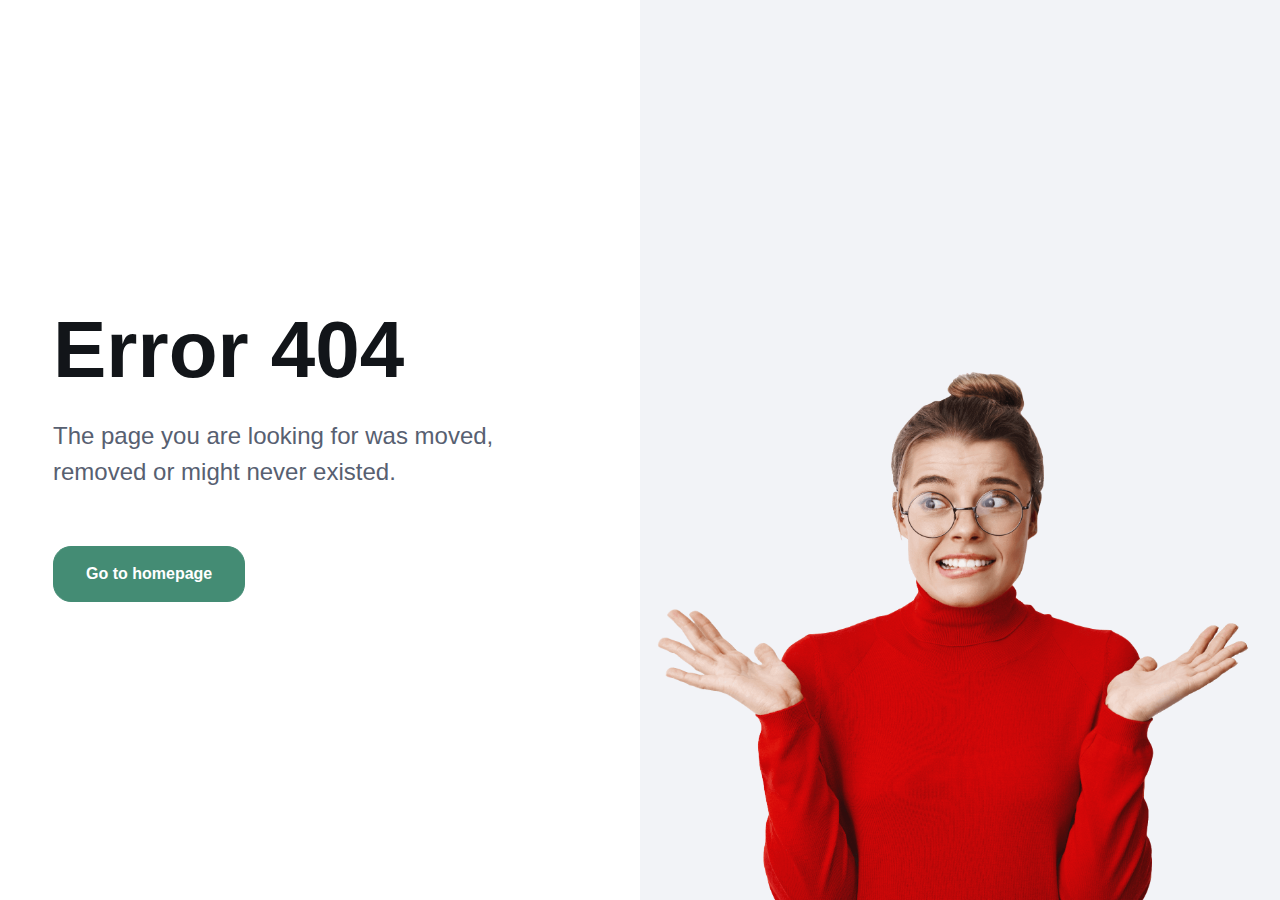
<file: 404-v2.html>
<!DOCTYPE html>
<html lang="en">
  <head>
    <meta charset="utf-8">
    <title>Around | 404 Error v.2</title>
    <!-- SEO Meta Tags-->
    <meta name="description" content="Around - Multipurpose Bootstrap HTML Template">
    <meta name="keywords" content="bootstrap, business, corporate, coworking space, services, creative agency, dashboard, e-commerce, mobile app showcase, saas, multipurpose, product landing, shop, software, ui kit, web studio, landing, dark mode, html5, css3, javascript, gallery, slider, touch, creative">
    <meta name="author" content="Createx Studio">
    <!-- Viewport-->
    <meta name="viewport" content="width=device-width, initial-scale=1">
    <!-- Favicon and Touch Icons-->
    <link href="assets/favicon/apple-touch-icon.png" rel="apple-touch-icon" sizes="180x180">
    <link href="assets/favicon/favicon-32x32.png" rel="icon" type="image/png" sizes="32x32">
    <link href="assets/favicon/favicon-16x16.png" rel="icon" type="image/png" sizes="16x16">
    <link href="assets/favicon/site.webmanifest" rel="manifest">
    <link href="assets/favicon/safari-pinned-tab.svg" rel="mask-icon" color="#6366f1">
    <meta name="msapplication-TileColor" content="#080032">
    <meta content="assets/favicon/browserconfig.xml" name="msapplication-config">
    <meta name="theme-color" content="#ffffff">
    <!-- Theme mode-->
    <script>
      let mode = window.localStorage.getItem('mode'),
          root = document.getElementsByTagName('html')[0];
      if (mode !== undefined && mode === 'dark') {
        root.classList.add('dark-mode');
      } else {
        root.classList.remove('dark-mode');
      }
      
    </script>
    <!-- Page loading styles-->
    <style>.page-loading {
        position: fixed;
        top: 0;
        right: 0;
        bottom: 0;
        left: 0;
        width: 100%;
        height: 100%;
        -webkit-transition: all .4s .2s ease-in-out;
        transition: all .4s .2s ease-in-out;
        background-color: #fff;
        opacity: 0;
        visibility: hidden;
        z-index: 9999;
      }
      .dark-mode .page-loading {
        background-color: #121519;
      }
      .page-loading.active {
        opacity: 1;
        visibility: visible;
      }
      .page-loading-inner {
        position: absolute;
        top: 50%;
        left: 0;
        width: 100%;
        text-align: center;
        -webkit-transform: translateY(-50%);
        transform: translateY(-50%);
        -webkit-transition: opacity .2s ease-in-out;
        transition: opacity .2s ease-in-out;
        opacity: 0;
      }
      .page-loading.active > .page-loading-inner {
        opacity: 1;
      }
      .page-loading-inner > span {
        display: block;
        font-family: 'Inter', sans-serif;
        font-size: 1rem;
        font-weight: normal;
        color: #6f788b;
      }
      .dark-mode .page-loading-inner > span {
        color: #fff;
        opacity: .6;
      }
      .page-spinner {
        display: inline-block;
        width: 2.75rem;
        height: 2.75rem;
        margin-bottom: .75rem;
        vertical-align: text-bottom;
        background-color: rgba(68,140,116,.5); 
        border-radius: 50%;
        opacity: 0;
        -webkit-animation: spinner .75s linear infinite;
        animation: spinner .75s linear infinite;
      }
      @-webkit-keyframes spinner {
        0% {
          -webkit-transform: scale(0);
          transform: scale(0);
        }
        50% {
          opacity: 1;
          -webkit-transform: none;
          transform: none;
        }
      }
      @keyframes spinner {
        0% {
          -webkit-transform: scale(0);
          transform: scale(0);
        }
        50% {
          opacity: 1;
          -webkit-transform: none;
          transform: none;
        }
      }
      #lady {
        will-change: opacity, transform;
        transition: all .7s ease-in-out;
        transform: translateY(150px);
        opacity: 0;
      }
      #lady.show {
        transform: none;
        opacity: 1;
      }
      #bubble, #question {
        will-change: opacity, transform;
        transition: all .4s cubic-bezier(.68, -.55, .265, 1.55);
        transform: scale(.8);
        opacity: 0;
      }
      #question {
        transform: scale(.8) rotate(20deg);
      }
      #bubble.show,
      #question.show {
        transform: scale(1) rotate(0);
        opacity: 1;
      }
      
    </style>
    <!-- Page loading scripts-->
    <script>
      (function () {
        window.onload = function () {
          const preloader = document.querySelector('.page-loading');
          preloader.classList.remove('active');
          setTimeout(function () {
            preloader.remove();
          }, 1500);
          setTimeout(function () {
            document.getElementById('lady').classList.add('show');
          }, 300);
          setTimeout(function () {
            document.getElementById('question').classList.add('show');
          }, 1000);
          setTimeout(function () {
            document.getElementById('bubble').classList.add('show');
          }, 1600);
        };
      })();
      
    </script>
    <!-- Main Theme Styles + Bootstrap-->
    <link rel="stylesheet" media="screen" href="assets/css/theme.min.css">
    <!-- Google Tag Manager-->
    <script>
      (function(w,d,s,l,i){w[l]=w[l]||[];w[l].push({'gtm.start':
      new Date().getTime(),event:'gtm.js'});var f=d.getElementsByTagName(s)[0],
      j=d.createElement(s),dl=l!='dataLayer'?'&l='+l:'';j.async=true;j.src=
      'https://www.googletagmanager.com/gtm.js?id='+i+dl;f.parentNode.insertBefore(j,f);
      })(window,document,'script','dataLayer','GTM-WKV3GT5');
      
      
    </script>
  </head>
  <!-- Body-->
  <body>
    <!-- Google Tag Manager (noscript)-->
    <noscript>
      <iframe src="https://www.googletagmanager.com/ns.html?id=GTM-WKV3GT5" height="0" width="0" style="display: none; visibility: hidden;"></iframe>
    </noscript>
    <!-- Page loading spinner-->
    <div class="page-loading active">
      <div class="page-loading-inner">
        <div class="page-spinner"></div><span>Loading...</span>
      </div>
    </div>
    <!-- Page wrapper-->
    <main class="page-wrapper">
      <!-- Page content-->
      <div class="d-flex flex-column flex-lg-row justify-content-between min-vh-100 position-relative">
        <div class="position-absolute top-0 start-0 w-100 h-100 d-lg-none">
          <div class="d-dark-mode-none position-absolute top-0 start-0 w-100 h-100" style="background-color: #f2f3f7;"></div>
        </div>
        <div class="d-flex flex-column justify-content-center w-lg-50 position-relative zindex-2 mt-auto mt-lg-0">
          <div class="text-center text-lg-start pt-5 pb-3 py-lg-5 px-3 px-sm-4 px-lg-5 mx-auto" style="max-width: 630px;">
            <h1 class="display-1">Error 404</h1>
            <p class="lead pb-2 mb-4 mb-lg-5">The page you are looking for was moved, removed or might never existed.</p><a class="btn btn-lg btn-primary" href="index.html">Go to homepage</a>
          </div>
        </div>
        <div class="d-flex flex-column position-relative justify-content-end align-items-center w-lg-50 position-relative overflow-hidden">
          <div class="position-absolute top-0 start-0 w-100 h-100 d-none d-lg-block">
            <div class="d-dark-mode-none position-absolute top-0 start-0 w-100 h-100" style="background-color: #f2f3f7;"></div>
            <div class="d-none d-dark-mode-block position-absolute top-0 start-0 w-100 h-100" style="background-color: rgba(255,255,255, .04);"></div>
          </div>
          <div class="position-relative zindex-2" style="max-width: 948px;"><img src="assets/img/404/layer01.png" alt="Lady" id="lady"><img class="position-absolute top-0 start-0 w-100 h-100" src="assets/img/404/layer02-light.png" alt="Bubble" id="bubble">
            <div class="position-absolute top-0 start-0 w-100 h-100" id="question"><img class="d-dark-mode-none" src="assets/img/404/layer03-light.png" alt="Question mark"><img class="d-none d-dark-mode-block" src="assets/img/404/layer03-dark.png" alt="Question mark"></div>
          </div>
        </div>
      </div>
    </main>
  </body>
</html>
</file>
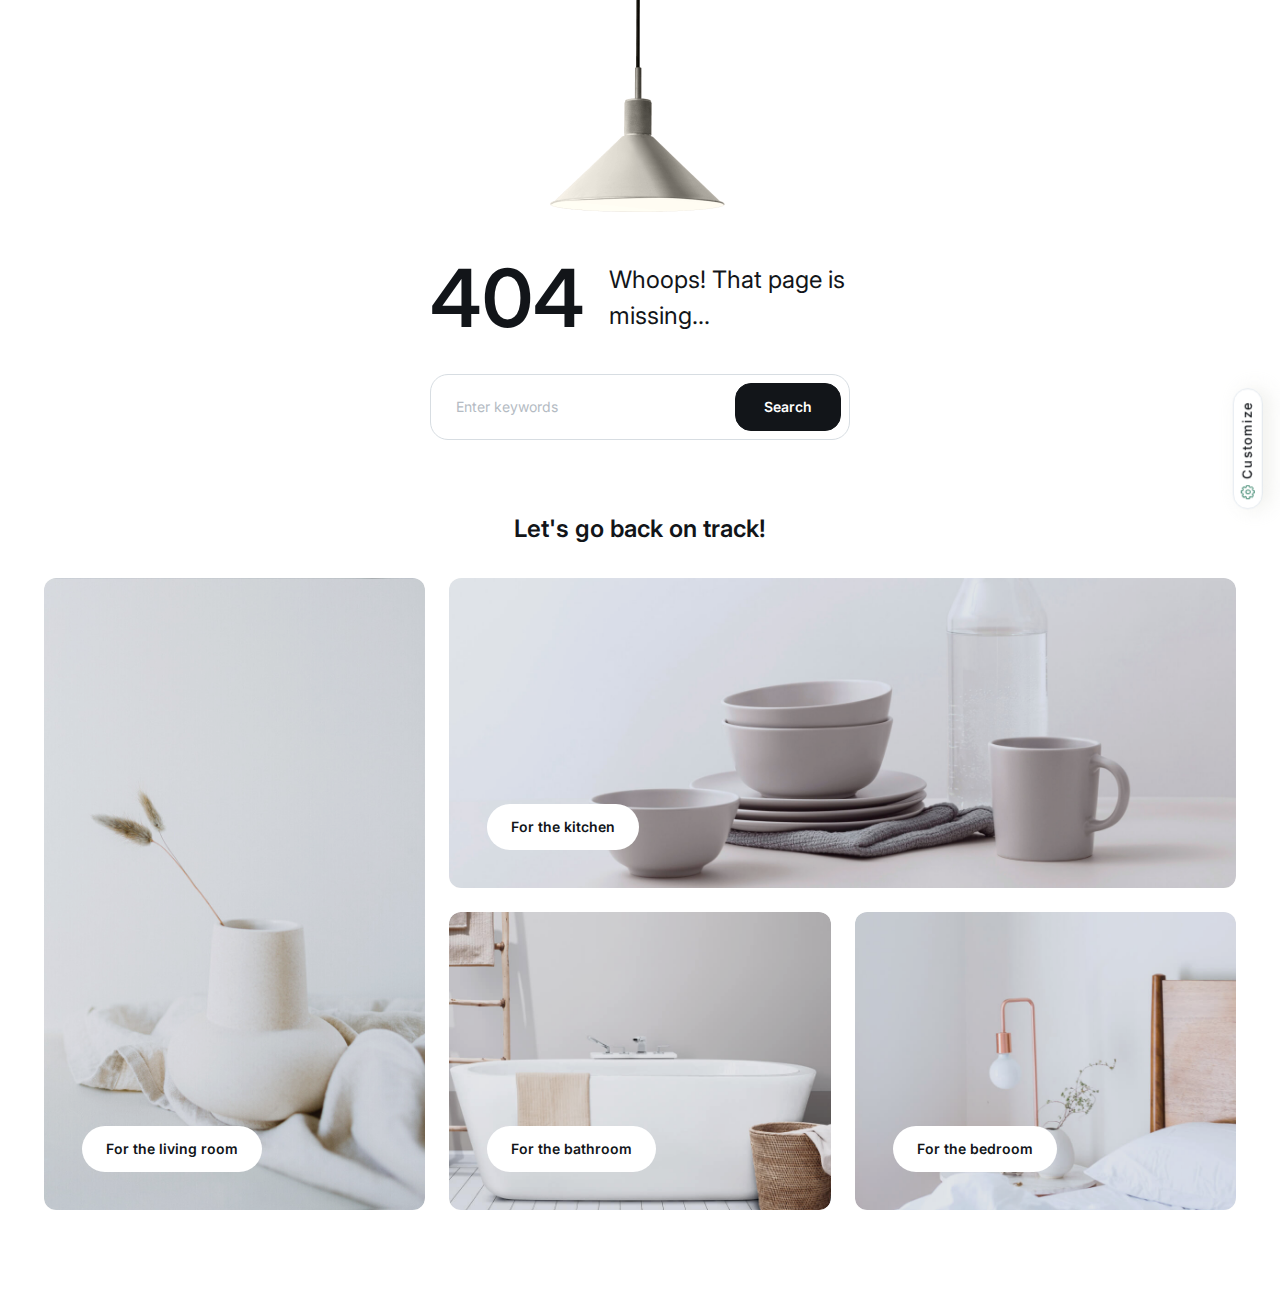
<file: 404-v3.html>
<!DOCTYPE html>
<html lang="en">
  <head>
    <meta charset="utf-8">
    <title>Around | 404 Error v.3</title>
    <!-- SEO Meta Tags-->
    <meta name="description" content="Around - Multipurpose Bootstrap HTML Template">
    <meta name="keywords" content="bootstrap, business, corporate, coworking space, services, creative agency, dashboard, e-commerce, mobile app showcase, saas, multipurpose, product landing, shop, software, ui kit, web studio, landing, dark mode, html5, css3, javascript, gallery, slider, touch, creative">
    <meta name="author" content="Createx Studio">
    <!-- Viewport-->
    <meta name="viewport" content="width=device-width, initial-scale=1">
    <!-- Favicon and Touch Icons-->
    <link rel="apple-touch-icon" sizes="180x180" href="assets/favicon/apple-touch-icon.png">
    <link rel="icon" type="image/png" sizes="32x32" href="assets/favicon/favicon-32x32.png">
    <link rel="icon" type="image/png" sizes="16x16" href="assets/favicon/favicon-16x16.png">
    <link rel="manifest" href="assets/favicon/site.webmanifest">
    <link rel="mask-icon" color="#6366f1" href="assets/favicon/safari-pinned-tab.svg">
    <meta name="msapplication-TileColor" content="#080032">
    <meta name="msapplication-config" content="assets/favicon/browserconfig.xml">
    <meta name="theme-color" content="white">
    <!-- Theme mode-->
    <script>
      let mode = window.localStorage.getItem('mode'),
          root = document.getElementsByTagName('html')[0];
      if (mode !== undefined && mode === 'dark') {
        root.classList.add('dark-mode');
      } else {
        root.classList.remove('dark-mode');
      }
      
      
    </script>
    <!-- Page loading styles-->
    <style>.page-loading {
        position: fixed;
        top: 0;
        right: 0;
        bottom: 0;
        left: 0;
        width: 100%;
        height: 100%;
        -webkit-transition: all .4s .2s ease-in-out;
        transition: all .4s .2s ease-in-out;
        background-color: #fff;
        opacity: 0;
        visibility: hidden;
        z-index: 9999;
      }
      .dark-mode .page-loading {
        background-color: #121519;
      }
      .page-loading.active {
        opacity: 1;
        visibility: visible;
      }
      .page-loading-inner {
        position: absolute;
        top: 50%;
        left: 0;
        width: 100%;
        text-align: center;
        -webkit-transform: translateY(-50%);
        transform: translateY(-50%);
        -webkit-transition: opacity .2s ease-in-out;
        transition: opacity .2s ease-in-out;
        opacity: 0;
      }
      .page-loading.active > .page-loading-inner {
        opacity: 1;
      }
      .page-loading-inner > span {
        display: block;
        font-family: 'Inter', sans-serif;
        font-size: 1rem;
        font-weight: normal;
        color: #6f788b;
      }
      .dark-mode .page-loading-inner > span {
        color: #fff;
        opacity: .6;
      }
      .page-spinner {
        display: inline-block;
        width: 2.75rem;
        height: 2.75rem;
        margin-bottom: .75rem;
        vertical-align: text-bottom;
        background-color: #d7dde2; 
        border-radius: 50%;
        opacity: 0;
        -webkit-animation: spinner .75s linear infinite;
        animation: spinner .75s linear infinite;
      }
      .dark-mode .page-spinner {
        background-color: rgba(255,255,255,.25);
      }
      @-webkit-keyframes spinner {
        0% {
          -webkit-transform: scale(0);
          transform: scale(0);
        }
        50% {
          opacity: 1;
          -webkit-transform: none;
          transform: none;
        }
      }
      @keyframes spinner {
        0% {
          -webkit-transform: scale(0);
          transform: scale(0);
        }
        50% {
          opacity: 1;
          -webkit-transform: none;
          transform: none;
        }
      }
      
    </style>
    <!-- Page loading scripts-->
    <script>
      (function () {
        window.onload = function () {
          const preloader = document.querySelector('.page-loading');
          preloader.classList.remove('active');
          setTimeout(function () {
            preloader.remove();
          }, 1500);
        };
      })();
      
    </script>
    <!-- Import Google Font-->
    <link rel="preconnect" href="https://fonts.googleapis.com">
    <link rel="preconnect" href="https://fonts.gstatic.com" crossorigin>
    <link href="https://fonts.googleapis.com/css2?family=Inter:wght@400;500;600;700;800&amp;display=swap" rel="stylesheet" id="google-font">
    <!-- Vendor styles-->
    <!-- Main Theme Styles + Bootstrap-->
    <link rel="stylesheet" media="screen" href="assets/css/theme.min.css">
    <!-- Customizer generated styles-->
    <style id="customizer-styles"></style>
    <!-- Google Tag Manager-->
    <script>
      (function(w,d,s,l,i){w[l]=w[l]||[];w[l].push({'gtm.start':
      new Date().getTime(),event:'gtm.js'});var f=d.getElementsByTagName(s)[0],
      j=d.createElement(s),dl=l!='dataLayer'?'&l='+l:'';j.async=true;j.src=
      'https://www.googletagmanager.com/gtm.js?id='+i+dl;f.parentNode.insertBefore(j,f);
      })(window,document,'script','dataLayer','GTM-WKV3GT5');
    </script>
  </head>
  <!-- Body-->
  <body>
    <!-- Google Tag Manager (noscript)-->
    <noscript>
      <iframe src="https://www.googletagmanager.com/ns.html?id=GTM-WKV3GT5" height="0" width="0" style="display: none; visibility: hidden;"></iframe>
    </noscript>
    <!-- Page loading spinner-->
    <div class="page-loading active">
      <div class="page-loading-inner">
        <div class="page-spinner"></div><span>Loading...</span>
      </div>
    </div>
    <!-- Customizer modal-->
    <div class="modal fade" id="customizer-modal" tabindex="-1" role="dialog">
      <div class="modal-dialog modal-lg modal-dialog-scrollable" role="document">
        <div class="modal-content">
          <div class="modal-header">
            <h4 class="modal-title">Your custom styles</h4>
            <button class="btn-close" type="button" data-bs-dismiss="modal" aria-label="Close"></button>
          </div>
          <div class="modal-body py-4">
            <p class="mb-3">Grab the generated styles below. Wrap them inside <code>&lt;style&gt;</code> tag and put in the <code>&lt;head&gt;</code> section of your HTML document.</p>
            <p class="mb-4"><span class='fw-medium'>IMPORTANT:</span> In order for these styles to take effect you have to placed them below:<br><code>&lt;link rel=&quot;stylesheet&quot; media=&quot;screen&quot; href=&quot;assets/css/theme.min.css&quot;&gt;</code></p>
            <div class="bg-secondary overflow-hidden rounded-4">
              <pre class="text-wrap bg-transparent border-0 text-dark p-4" id="custom-generated-styles"></pre>
            </div>
          </div>
          <div class="modal-footer">
            <button class="btn btn-secondary w-100 w-sm-auto mb-3 mb-sm-0" type="button" data-bs-dismiss="modal">Close</button>
            <button class="btn btn-primary w-100 w-sm-auto ms-sm-3" type="button" id="copy-styles-btn"><i class="ai-copy me-2 ms-n1"></i>Copy styles</button>
          </div>
        </div>
      </div>
    </div>
    <!-- Customizer toggler--><a class="position-fixed top-50 bg-light text-dark fw-medium border rounded-pill shadow text-decoration-none" href="#customizer" data-bs-toggle="offcanvas" style="right: -1.75rem; margin-top: -1rem; padding: .25rem .75rem; transform: rotate(-90deg); font-size: calc(var(--ar-body-font-size) * .8125); letter-spacing: .075rem; z-index: 1030;"><i class="ai-settings text-primary fs-base me-1 ms-n1"></i>Customize</a>
    <!-- Customizer offcanvas-->
    <div class="offcanvas offcanvas-end" id="customizer" data-bs-scroll="true" data-bs-backdrop="false" tabindex="-1">
      <div class="offcanvas-header border-bottom">
        <h4 class="offcanvas-title">Customize theme</h4>
        <button class="btn-close" type="button" data-bs-dismiss="offcanvas"></button>
      </div>
      <div class="offcanvas-body">
        <div class="d-flex align-items-center mb-3"><i class="ai-paint-roll text-muted fs-4 me-2"></i>
          <h5 class="mb-0">Colors</h5>
        </div>
        <div class="row row-cols-3 g-3 mb-5" id="theme-colors">
          <div class="col">
            <div class="text-dark fs-sm fw-medium mb-2">Primary</div>
            <div class="color-swatch" id="theme-primary" data-color-labels="[&quot;theme-primary&quot;, &quot;primary&quot;, &quot;primary-rgb&quot;]">
              <label class="ratio ratio-4x3 border rounded-1 cursor-pointer mb-1" for="primary" style="background-color: #448c74;" role="button"></label>
              <input class="form-control form-control-sm" type="text" value="#448c74">
              <input class="visually-hidden" type="color" id="primary" value="#448c74">
            </div>
          </div>
          <div class="col">
            <div class="text-dark fs-sm fw-medium mb-2">Warning</div>
            <div class="color-swatch" id="theme-warning" data-color-labels="[&quot;theme-warning&quot;, &quot;warning&quot;, &quot;warning-rgb&quot;]">
              <label class="ratio ratio-4x3 border rounded-1 cursor-pointer mb-1" for="warning" style="background-color: #edcb50;" role="button"></label>
              <input class="form-control form-control-sm" type="text" value="#edcb50">
              <input class="visually-hidden" type="color" id="warning" value="#edcb50">
            </div>
          </div>
          <div class="col">
            <div class="text-dark fs-sm fw-medium mb-2">Info</div>
            <div class="color-swatch" id="theme-info" data-color-labels="[&quot;theme-info&quot;, &quot;info&quot;, &quot;info-rgb&quot;]">
              <label class="ratio ratio-4x3 border rounded-1 cursor-pointer mb-1" for="info" style="background-color: #3f7fca;" role="button"></label>
              <input class="form-control form-control-sm" type="text" value="#3f7fca">
              <input class="visually-hidden" type="color" id="info" value="#3f7fca">
            </div>
          </div>
          <div class="col">
            <div class="text-dark fs-sm fw-medium pt-1 mb-2">Success</div>
            <div class="color-swatch" id="theme-success" data-color-labels="[&quot;theme-success&quot;, &quot;success&quot;, &quot;success-rgb&quot;]">
              <label class="ratio ratio-4x3 border rounded-1 cursor-pointer mb-1" for="success" style="background-color: #3fca90;" role="button"></label>
              <input class="form-control form-control-sm" type="text" value="#3fca90">
              <input class="visually-hidden" type="color" id="success" value="#3fca90">
            </div>
          </div>
          <div class="col">
            <div class="text-dark fs-sm fw-medium pt-1 mb-2">Danger</div>
            <div class="color-swatch" id="theme-danger" data-color-labels="[&quot;theme-danger&quot;, &quot;danger&quot;, &quot;danger-rgb&quot;]">
              <label class="ratio ratio-4x3 border rounded-1 cursor-pointer mb-1" for="danger" style="background-color: #ed5050;" role="button"></label>
              <input class="form-control form-control-sm" type="text" value="#ed5050">
              <input class="visually-hidden" type="color" id="danger" value="#ed5050">
            </div>
          </div>
        </div>
        <div class="d-flex align-items-center mb-3"><i class="ai-align-left text-muted fs-4 me-2"></i>
          <h5 class="mb-0">Typography <span class="text-muted fs-sm fw-normal">(1rem = 16px)</span></h5>
        </div>
        <div class="mb-5">
          <div class="mb-3">
            <label class="text-dark fs-sm fw-medium pt-1 mb-2" for="font-url">Google font URL</label>
            <input class="form-control" type="url" value="https://fonts.googleapis.com/css2?family=Inter:wght@400;500;600;700&amp;display=swap" id="font-url">
          </div>
          <div class="mb-3">
            <label class="text-dark fs-sm fw-medium pt-1 mb-2" for="body-font-family">Font family</label>
            <input class="form-control" type="text" value="'Inter', sans-serif" id="body-font-family">
          </div>
          <div class="row row-cols-2">
            <div class="col mb-3">
              <label class="d-flex w-100 text-dark fs-sm fw-medium pt-1 mb-2" for="root-font-size">Root font size, rem</label>
              <select class="form-select" id="root-font-size">
                <option value=".75rem">.75</option>
                <option value=".875rem">.875</option>
                <option value="1rem" selected>1</option>
                <option value="1.05rem">1.05</option>
                <option value="1.1rem">1.1</option>
                <option value="1.15rem">1.15</option>
                <option value="1.25rem">1.25</option>
                <option value="1.375rem">1.375</option>
              </select>
            </div>
            <div class="col mb-3">
              <label class="d-flex w-100 text-dark fs-sm fw-medium pt-1 mb-2" for="body-font-size">Body font size, rem</label>
              <select class="form-select" id="body-font-size">
                <option value=".75rem">.75</option>
                <option value=".875rem">.875</option>
                <option value="1rem" selected>1</option>
                <option value="1.15rem">1.15</option>
                <option value="1.25rem">1.25</option>
                <option value="1.375rem">1.375</option>
              </select>
            </div>
          </div>
        </div>
        <div class="d-flex align-items-center mt-n2 mb-3"><i class="ai-maximize text-muted fs-5 me-2"></i>
          <h5 class="mb-0">Borders / Rounding</h5>
        </div>
        <div class="mb-3">
          <label class="d-flex w-100 text-dark fs-sm fw-medium pt-1 mb-2" for="border-width">Border width, px</label>
          <input class="form-control" type="number" min="0" step="1" value="1" id="border-width">
        </div>
        <div class="mb-3">
          <label class="d-flex w-100 text-dark fs-sm fw-medium pt-1 mb-2" for="border-radius">Rounded base, rem</label>
          <input class="form-control" type="number" min="0" step=".05" value="1" id="border-radius">
        </div>
        <div id="theme-border-radiuses">
          <div class="mb-3">
            <label class="d-flex w-100 text-dark fs-sm fw-medium pt-1 mb-2" for="border-radius-sm">
              Rounded SM<span class='text-muted fw-normal ms-1'> = Rounded base multiplied by</span></label>
            <input class="form-control" type="number" min="0" step=".05" value=".75" id="border-radius-sm">
          </div>
          <div class="mb-3">
            <label class="d-flex w-100 text-dark fs-sm fw-medium pt-1 mb-2" for="border-radius-lg">
              Rounded LG<span class='text-muted fw-normal ms-1'> = Rounded base multiplied by</span></label>
            <input class="form-control" type="number" min="0" step=".05" value="1.125" id="border-radius-lg">
          </div>
          <div class="mb-3">
            <label class="d-flex w-100 text-dark fs-sm fw-medium pt-1 mb-2" for="border-radius-xl">
              Rounded XL<span class='text-muted fw-normal ms-1'> = Rounded base multiplied by</span></label>
            <input class="form-control" type="number" min="0" step=".05" value="1.5" id="border-radius-xl">
          </div>
          <div class="mb-3">
            <label class="d-flex w-100 text-dark fs-sm fw-medium pt-1 mb-2" for="border-radius-2xl">
              Rounded 2XL<span class='text-muted fw-normal ms-1'> = Rounded base multiplied by</span></label>
            <input class="form-control" type="number" min="0" step=".05" value="2.25" id="border-radius-2xl">
          </div>
        </div>
      </div>
      <div class="offcanvas-header border-top d-none" id="customizer-btns">
        <button class="btn btn-secondary w-100 me-3" type="button" id="customizer-reset-btn"><i class="ai-undo fs-lg me-2 ms-n1"></i>Reset</button>
        <button class="btn btn-primary w-100" type="button" data-bs-toggle="modal" data-bs-target="#customizer-modal"><i class="ai-code-curly fs-lg me-2 ms-n1"></i>Show styles</button>
      </div>
    </div>
    <!-- Page wrapper-->
    <main class="page-wrapper">
      <!-- Page content-->
      <div class="container overflow-hidden pb-5">
        <!-- Dangling lamp-->
        <div class="d-flex justify-content-center px-5 mt-n1"><img class="d-dark-mode-none" src="assets/img/404/lamp-light.png" width="348" alt="Lamp" style="transform-origin: 50% 0; animation: swinging 3.5s ease-in-out forwards infinite;"><img class="d-none d-dark-mode-block" src="assets/img/404/lamp-dark.png" width="348" alt="Lamp" style="transform-origin: 50% 0; animation: swinging 3.5s ease-in-out forwards infinite;"></div>
        <!-- Text + search bar-->
        <div class="d-flex justify-content-center pb-5 mb-md-2 mb-lg-3 mb-xl-4 mb-xxl-5">
          <div style="max-width: 420px;">
            <div class="d-none d-sm-block" style="margin-top: -127px;"></div>
            <div class="d-sm-none" style="margin-top: -25%;"></div>
            <div class="d-flex align-items-center mb-4">
              <h1 class="display-1 mb-0">404</h1>
              <p class="text-dark lead ps-4 mb-0">Whoops! That page is missing...</p>
            </div>
            <form class="input-group">
              <input class="form-control" type="search" placeholder="Enter keywords" required>
              <button class="btn btn-dark" type="submit">Search</button>
            </form>
          </div>
        </div>
        <!-- Categories-->
        <h2 class="h4 text-center pb-lg-2 mb-4">Let's go back on track!</h2>
        <div class="row g-4 pb-3 pb-lg-4 pb-xl-5">
          <div class="col-md-4">
            <!-- Card-->
            <div class="card zoom-effect h-100 border-0 rounded-1 overflow-hidden" style="min-height: 320px;"><span class="position-absolute top-0 start-0 w-100 h-100 bg-dark opacity-10 zindex-2"></span>
              <div class="zoom-effect-wrapper rounded-1 position-absolute top-0 start-0 w-100 h-100">
                <div class="zoom-effect-img bg-size-cover bg-position-bottom-center position-absolute top-0 start-0 w-100 h-100" style="background-image: url(assets/img/shop/categories/01.jpg);"></div>
              </div><a class="card-body d-flex flex-column justify-content-end align-items-start position-absolute top-0 start-0 w-100 h-100 text-decoration-none zindex-3" href="shop-catalog.html"><span class="bg-light text-dark rounded-pill fs-sm fw-semibold lh-1 py-3 px-4">For the living room</span></a>
            </div>
          </div>
          <div class="col-md-8">
            <!-- Card-->
            <div class="card zoom-effect border-0 rounded-1 overflow-hidden"><span class="position-absolute top-0 start-0 w-100 h-100 bg-dark opacity-10 zindex-2"></span>
              <div class="zoom-effect-wrapper rounded-1"><img class="zoom-effect-img" src="assets/img/shop/categories/02.jpg" alt="Category image"></div><a class="card-body d-flex flex-column justify-content-end align-items-start position-absolute top-0 start-0 w-100 h-100 text-decoration-none zindex-3" href="shop-catalog.html"><span class="bg-light text-dark rounded-pill fs-sm fw-semibold lh-1 py-3 px-4">For the kitchen</span></a>
            </div>
            <div class="row g-4 pt-4">
              <div class="col-sm-6">
                <!-- Card-->
                <div class="card zoom-effect border-0 rounded-1 overflow-hidden"><span class="position-absolute top-0 start-0 w-100 h-100 bg-dark opacity-10 zindex-2"></span>
                  <div class="zoom-effect-wrapper rounded-1"><img class="zoom-effect-img" src="assets/img/shop/categories/03.jpg" alt="Category image"></div><a class="card-body d-flex flex-column justify-content-end align-items-start position-absolute top-0 start-0 w-100 h-100 text-decoration-none zindex-3" href="shop-catalog.html"><span class="bg-light text-dark rounded-pill fs-sm fw-semibold lh-1 py-3 px-4">For the bathroom</span></a>
                </div>
              </div>
              <div class="col-sm-6">
                <!-- Card-->
                <div class="card zoom-effect border-0 rounded-1 overflow-hidden"><span class="position-absolute top-0 start-0 w-100 h-100 bg-dark opacity-10 zindex-2"></span>
                  <div class="zoom-effect-wrapper rounded-1"><img class="zoom-effect-img" src="assets/img/shop/categories/04.jpg" alt="Category image"></div><a class="card-body d-flex flex-column justify-content-end align-items-start position-absolute top-0 start-0 w-100 h-100 text-decoration-none zindex-3" href="shop-catalog.html"><span class="bg-light text-dark rounded-pill fs-sm fw-semibold lh-1 py-3 px-4">For the bedroom</span></a>
                </div>
              </div>
            </div>
          </div>
        </div>
      </div>
    </main>
    <!-- Back to top button--><a class="btn-scroll-top" href="#top" data-scroll>
      <svg viewBox="0 0 40 40" fill="currentColor" xmlns="http://www.w3.org/2000/svg">
        <circle cx="20" cy="20" r="19" fill="none" stroke="currentColor" stroke-width="1.5" stroke-miterlimit="10"></circle>
      </svg><i class="ai-arrow-up"></i></a>
    <!-- Vendor scripts: js libraries and plugins-->
    <script src="assets/vendor/bootstrap/dist/js/bootstrap.bundle.min.js"></script>
    <script src="assets/vendor/smooth-scroll/dist/smooth-scroll.polyfills.min.js"></script>
    <!-- Main theme script-->
    <script src="assets/js/theme.min.js"></script>
    <!-- Customizer-->
    <script>!function(){function e(e){return localStorage.getItem(e)}function r(e,r){localStorage.setItem(e,r)}var t=document.getElementById("customizer-styles"),n=document.getElementById("custom-generated-styles"),o=`\n    :root {\n      ${e("theme-primary")&&`--ar-primary: ${e("theme-primary")};`}\n      ${e("theme-primary-rgb")&&`--ar-primary-rgb: ${e("theme-primary-rgb")};`}\n      ${e("theme-warning")&&`--ar-warning-rgb: ${e("theme-warning")};`}\n      ${e("theme-warning-rgb")&&`--ar-warning-rgb: ${e("theme-warning-rgb")};`}\n      ${e("theme-info")&&`--ar-info-rgb: ${e("theme-info")};`}\n      ${e("theme-info-rgb")&&`--ar-info-rgb: ${e("theme-info-rgb")};`}\n      ${e("theme-success")&&`--ar-success-rgb: ${e("success-info")};`}\n      ${e("theme-success-rgb")&&`--ar-success-rgb: ${e("success-info-rgb")};`}\n      ${e("theme-danger")&&`--ar-danger-rgb: ${e("danger-info")};`}\n      ${e("theme-danger-rgb")&&`--ar-danger-rgb: ${e("danger-info-rgb")};`}\n      ${e("theme-font-family")&&`--ar-body-font-family: ${e("theme-font-family")};`}\n      ${e("theme-root-font-size")&&`--ar-root-font-size: ${e("theme-root-font-size")};`}\n      ${e("theme-body-font-size")&&`--ar-body-font-size: ${e("theme-body-font-size")};`}\n      ${e("theme-border-width")&&`--ar-border-width: ${e("theme-border-width")};`}\n      ${e("theme-border-radius")&&`--ar-border-radius: ${e("theme-border-radius")};`}\n      ${e("theme-border-radius-sm")&&`--ar-border-radius-sm: ${e("theme-border-radius-sm")};`}\n      ${e("theme-border-radius-lg")&&`--ar-border-radius-lg: ${e("theme-border-radius-lg")};`}\n      ${e("theme-border-radius-xl")&&`--ar-border-radius-xl: ${e("theme-border-radius-xl")};`}\n      ${e("theme-border-radius-2xl")&&`--ar-border-radius-2xl: ${e("theme-border-radius-2xl")};`}\n      ${e("theme-primary")&&`--ar-link-color: ${e("theme-primary")};`}\n      ${e("theme-primary-btn-hover-active-border-bg-color")&&`--ar-link-hover-color: ${e("theme-primary-btn-hover-active-border-bg-color")};`}\n    }\n    .btn-primary {\n      ${e("theme-primary")&&`--ar-btn-bg: ${e("theme-primary")};`}\n      ${e("theme-primary")&&`--ar-btn-border-color: ${e("theme-primary")};`}\n      ${e("theme-primary-btn-hover-active-border-bg-color")&&`--ar-btn-hover-bg: ${e("theme-primary-btn-hover-active-border-bg-color")};`}\n      ${e("theme-primary-btn-hover-active-border-bg-color")&&`--ar-btn-hover-border-color: ${e("theme-primary-btn-hover-active-border-bg-color")};`}\n      ${e("theme-primary-btn-hover-active-border-bg-color")&&`--ar-btn-active-bg: ${e("theme-primary-btn-hover-active-border-bg-color")};`}\n      ${e("theme-primary-btn-hover-active-border-bg-color")&&`--ar-btn-active-border-color: ${e("theme-primary-btn-hover-active-border-bg-color")};`}\n      ${e("theme-primary")&&`--ar-btn-disabled-bg: ${e("theme-primary")};`}\n      ${e("theme-primary")&&`--ar-btn-disabled-border-color: ${e("theme-primary")};`}\n    }\n    .btn-warning {\n      ${e("theme-warning")&&`--ar-btn-bg: ${e("theme-warning")};`}\n      ${e("theme-warning")&&`--ar-btn-border-color: ${e("theme-warning")};`}\n      ${e("theme-warning-btn-hover-active-border-bg-color")&&`--ar-btn-hover-bg: ${e("theme-warning-btn-hover-active-border-bg-color")};`}\n      ${e("theme-warning-btn-hover-active-border-bg-color")&&`--ar-btn-hover-border-color: ${e("theme-warning-btn-hover-active-border-bg-color")};`}\n      ${e("theme-warning-btn-hover-active-border-bg-color")&&`--ar-btn-active-bg: ${e("theme-warning-btn-hover-active-border-bg-color")};`}\n      ${e("theme-warning-btn-hover-active-border-bg-color")&&`--ar-btn-active-border-color: ${e("theme-warning-btn-hover-active-border-bg-color")};`}\n      ${e("theme-warning")&&`--ar-btn-disabled-bg: ${e("theme-warning")};`}\n      ${e("theme-warning")&&`--ar-btn-disabled-border-color: ${e("theme-warning")};`}\n    }\n    .btn-info {\n      ${e("theme-info")&&`--ar-btn-bg: ${e("theme-info")};`}\n      ${e("theme-info")&&`--ar-btn-border-color: ${e("theme-info")};`}\n      ${e("theme-info-btn-hover-active-border-bg-color")&&`--ar-btn-hover-bg: ${e("theme-info-btn-hover-active-border-bg-color")};`}\n      ${e("theme-info-btn-hover-active-border-bg-color")&&`--ar-btn-hover-border-color: ${e("theme-info-btn-hover-active-border-bg-color")};`}\n      ${e("theme-info-btn-hover-active-border-bg-color")&&`--ar-btn-active-bg: ${e("theme-info-btn-hover-active-border-bg-color")};`}\n      ${e("theme-info-btn-hover-active-border-bg-color")&&`--ar-btn-active-border-color: ${e("theme-info-btn-hover-active-border-bg-color")};`}\n      ${e("theme-info")&&`--ar-btn-disabled-bg: ${e("theme-info")};`}\n      ${e("theme-info")&&`--ar-btn-disabled-border-color: ${e("theme-info")};`}\n    }\n    .btn-success {\n      ${e("theme-success")&&`--ar-btn-bg: ${e("theme-success")};`}\n      ${e("theme-success")&&`--ar-btn-border-color: ${e("theme-success")};`}\n      ${e("theme-success-btn-hover-active-border-bg-color")&&`--ar-btn-hover-bg: ${e("theme-success-btn-hover-active-border-bg-color")};`}\n      ${e("theme-success-btn-hover-active-border-bg-color")&&`--ar-btn-hover-border-color: ${e("theme-success-btn-hover-active-border-bg-color")};`}\n      ${e("theme-success-btn-hover-active-border-bg-color")&&`--ar-btn-active-bg: ${e("theme-success-btn-hover-active-border-bg-color")};`}\n      ${e("theme-success-btn-hover-active-border-bg-color")&&`--ar-btn-active-border-color: ${e("theme-success-btn-hover-active-border-bg-color")};`}\n      ${e("theme-success")&&`--ar-btn-disabled-bg: ${e("theme-success")};`}\n      ${e("theme-success")&&`--ar-btn-disabled-border-color: ${e("theme-success")};`}\n    }\n    .btn-danger {\n      ${e("theme-danger")&&`--ar-btn-bg: ${e("theme-danger")};`}\n      ${e("theme-danger")&&`--ar-btn-border-color: ${e("theme-danger")};`}\n      ${e("theme-danger-btn-hover-active-border-bg-color")&&`--ar-btn-hover-bg: ${e("theme-danger-btn-hover-active-border-bg-color")};`}\n      ${e("theme-danger-btn-hover-active-border-bg-color")&&`--ar-btn-hover-border-color: ${e("theme-danger-btn-hover-active-border-bg-color")};`}\n      ${e("theme-danger-btn-hover-active-border-bg-color")&&`--ar-btn-active-bg: ${e("theme-danger-btn-hover-active-border-bg-color")};`}\n      ${e("theme-danger-btn-hover-active-border-bg-color")&&`--ar-btn-active-border-color: ${e("theme-danger-btn-hover-active-border-bg-color")};`}\n      ${e("theme-danger")&&`--ar-btn-disabled-bg: ${e("theme-danger")};`}\n      ${e("theme-danger")&&`--ar-btn-disabled-border-color: ${e("theme-danger")};`}\n    }\n    .btn-outline-primary {\n      ${e("theme-primary")&&`--ar-btn-color: ${e("theme-primary")};`}\n      ${e("theme-primary")&&`--ar-btn-border-color: ${e("theme-primary")};`}\n      ${e("theme-primary")&&`--ar-btn-hover-bg: ${e("theme-primary")};`}\n      ${e("theme-primary")&&`--ar-btn-hover-border-color: ${e("theme-primary")};`}\n      ${e("theme-primary")&&`--ar-btn-active-bg: ${e("theme-primary")};`}\n      ${e("theme-primary")&&`--ar-btn-active-border-color: ${e("theme-primary")};`}\n      ${e("theme-primary")&&`--ar-btn-disabled-color: ${e("theme-primary")};`}\n      ${e("theme-primary")&&`--ar-btn-disabled-border-color: ${e("theme-primary")};`}\n    }\n    .btn-outline-warning {\n      ${e("theme-warning")&&`--ar-btn-color: ${e("theme-warning")};`}\n      ${e("theme-warning")&&`--ar-btn-border-color: ${e("theme-warning")};`}\n      ${e("theme-warning")&&`--ar-btn-hover-bg: ${e("theme-warning")};`}\n      ${e("theme-warning")&&`--ar-btn-hover-border-color: ${e("theme-warning")};`}\n      ${e("theme-warning")&&`--ar-btn-active-bg: ${e("theme-warning")};`}\n      ${e("theme-warning")&&`--ar-btn-active-border-color: ${e("theme-warning")};`}\n      ${e("theme-warning")&&`--ar-btn-disabled-color: ${e("theme-warning")};`}\n      ${e("theme-warning")&&`--ar-btn-disabled-border-color: ${e("theme-warning")};`}\n    }\n    .btn-outline-info {\n      ${e("theme-info")&&`--ar-btn-color: ${e("theme-info")};`}\n      ${e("theme-info")&&`--ar-btn-border-color: ${e("theme-info")};`}\n      ${e("theme-info")&&`--ar-btn-hover-bg: ${e("theme-info")};`}\n      ${e("theme-info")&&`--ar-btn-hover-border-color: ${e("theme-info")};`}\n      ${e("theme-info")&&`--ar-btn-active-bg: ${e("theme-info")};`}\n      ${e("theme-info")&&`--ar-btn-active-border-color: ${e("theme-info")};`}\n      ${e("theme-info")&&`--ar-btn-disabled-color: ${e("theme-info")};`}\n      ${e("theme-info")&&`--ar-btn-disabled-border-color: ${e("theme-info")};`}\n    }\n    .btn-outline-success {\n      ${e("theme-success")&&`--ar-btn-color: ${e("theme-success")};`}\n      ${e("theme-success")&&`--ar-btn-border-color: ${e("theme-success")};`}\n      ${e("theme-success")&&`--ar-btn-hover-bg: ${e("theme-success")};`}\n      ${e("theme-success")&&`--ar-btn-hover-border-color: ${e("theme-success")};`}\n      ${e("theme-success")&&`--ar-btn-active-bg: ${e("theme-success")};`}\n      ${e("theme-success")&&`--ar-btn-active-border-color: ${e("theme-success")};`}\n      ${e("theme-success")&&`--ar-btn-disabled-color: ${e("theme-success")};`}\n      ${e("theme-success")&&`--ar-btn-disabled-border-color: ${e("theme-success")};`}\n    }\n    .btn-outline-danger {\n      ${e("theme-danger")&&`--ar-btn-color: ${e("theme-danger")};`}\n      ${e("theme-danger")&&`--ar-btn-border-color: ${e("theme-danger")};`}\n      ${e("theme-danger")&&`--ar-btn-hover-bg: ${e("theme-danger")};`}\n      ${e("theme-danger")&&`--ar-btn-hover-border-color: ${e("theme-danger")};`}\n      ${e("theme-danger")&&`--ar-btn-active-bg: ${e("theme-danger")};`}\n      ${e("theme-danger")&&`--ar-btn-active-border-color: ${e("theme-danger")};`}\n      ${e("theme-danger")&&`--ar-btn-disabled-color: ${e("theme-danger")};`}\n      ${e("theme-danger")&&`--ar-btn-disabled-border-color: ${e("theme-danger")};`}\n    }\n  `,a=o;a=o.replace(/null|\s*(?![A-Z])/g,"");t.append(a),a.split("}").map(function(e){-1!==e.indexOf("{--")&&n.append(e+"}")});var i={root:t.sheet.cssRules[0],primaryBtn:t.sheet.cssRules[1],warningBtn:t.sheet.cssRules[2],infoBtn:t.sheet.cssRules[3],successBtn:t.sheet.cssRules[4],dangerBtn:t.sheet.cssRules[5],primaryOutlineBtn:t.sheet.cssRules[6],warningOutlineBtn:t.sheet.cssRules[7],infoOutlineBtn:t.sheet.cssRules[8],successOutlineBtn:t.sheet.cssRules[9],dangerOutlineBtn:t.sheet.cssRules[10]};function b(){n.innerHTML=i.root.cssText.replace(/null|\s*(?![A-Z])/g,""),n.innerHTML+=-1===i.primaryBtn.cssText.indexOf("{ }")?i.primaryBtn.cssText.replace(/ /g,""):"",n.innerHTML+=-1===i.warningBtn.cssText.indexOf("{ }")?i.warningBtn.cssText.replace(/ /g,""):"",n.innerHTML+=-1===i.infoBtn.cssText.indexOf("{ }")?i.infoBtn.cssText.replace(/ /g,""):"",n.innerHTML+=-1===i.successBtn.cssText.indexOf("{ }")?i.successBtn.cssText.replace(/ /g,""):"",n.innerHTML+=-1===i.dangerBtn.cssText.indexOf("{ }")?i.dangerBtn.cssText.replace(/ /g,""):"",n.innerHTML+=-1===i.primaryOutlineBtn.cssText.indexOf("{ }")?i.primaryOutlineBtn.cssText.replace(/ /g,""):"",n.innerHTML+=-1===i.warningOutlineBtn.cssText.indexOf("{ }")?i.warningOutlineBtn.cssText.replace(/ /g,""):"",n.innerHTML+=-1===i.infoOutlineBtn.cssText.indexOf("{ }")?i.infoOutlineBtn.cssText.replace(/ /g,""):"",n.innerHTML+=-1===i.successOutlineBtn.cssText.indexOf("{ }")?i.successOutlineBtn.cssText.replace(/ /g,""):"",n.innerHTML+=-1===i.dangerOutlineBtn.cssText.indexOf("{ }")?i.dangerOutlineBtn.cssText.replace(/ /g,""):""}function s(e){var r=0,t=0,n=0;return 4==e.length?(r="0x"+e[1]+e[1],t="0x"+e[2]+e[2],n="0x"+e[3]+e[3]):7==e.length&&(r="0x"+e[1]+e[2],t="0x"+e[3]+e[4],n="0x"+e[5]+e[6]),+r+","+ +t+","+ +n}function c(e,r){var t=parseInt(e.replace("#",""),16),n=Math.round(2.55*r),o=(t>>16)+n,a=(t>>8&255)+n,i=(255&t)+n;return"#"+(16777216+65536*(o<255?o<1?0:o:255)+256*(a<255?a<1?0:a:255)+(i<255?i<1?0:i:255)).toString(16).slice(1)}for(var l=document.querySelectorAll("#theme-colors .color-swatch"),d=0;d<l.length;d++){var m=l[d].querySelector("label"),h=l[d].querySelector('input[type="color"]');colorInput=l[d].querySelector('input[type="text"]'),colorInput.value=e(l[d].id)||colorInput.value,h.value=e(l[d].id)||h.value,m.style.backgroundColor=e(l[d].id)||h.value,h.addEventListener("input",function(e){var n=e.target.parentElement.querySelector("label"),o=e.target.parentElement.querySelector('input[type="text"]'),a=e.target.value;t.sheet.cssRules[d+1];r("theme-"+e.target.id,a),r("theme-"+e.target.id+"-rgb",s(a)),r("theme-"+e.target.id+"-btn-hover-active-border-bg-color",c(a,-10)),n.style.backgroundColor=a,o.value=a,i.root.style.setProperty("--ar-"+e.target.id,a),i.root.style.setProperty("--ar-"+e.target.id+"-rgb",s(a)),i[e.target.id+"Btn"].style.setProperty("--ar-btn-bg",a),i[e.target.id+"Btn"].style.setProperty("--ar-btn-border-color",a),i[e.target.id+"Btn"].style.setProperty("--ar-btn-hover-bg",c(a,-10)),i[e.target.id+"Btn"].style.setProperty("--ar-btn-hover-border-color",c(a,-10)),i[e.target.id+"Btn"].style.setProperty("--ar-btn-active-bg",c(a,-10)),i[e.target.id+"Btn"].style.setProperty("--ar-btn-active-border-color",c(a,-10)),i[e.target.id+"Btn"].style.setProperty("--ar-btn-disabled-bg",a),i[e.target.id+"Btn"].style.setProperty("--ar-btn-disabled-border-color",a),i[e.target.id+"OutlineBtn"].style.setProperty("--ar-btn-color",a),i[e.target.id+"OutlineBtn"].style.setProperty("--ar-btn-border-color",a),i[e.target.id+"OutlineBtn"].style.setProperty("--ar-btn-hover-bg",a),i[e.target.id+"OutlineBtn"].style.setProperty("--ar-btn-hover-border-color",a),i[e.target.id+"OutlineBtn"].style.setProperty("--ar-btn-active-bg",a),i[e.target.id+"OutlineBtn"].style.setProperty("--ar-btn-active-border-color",a),i[e.target.id+"OutlineBtn"].style.setProperty("--ar-btn-disabled-color",a),i[e.target.id+"OutlineBtn"].style.setProperty("--ar-btn-disabled-border-color",a),"primary"===e.target.id&&(r("theme-link-hover-color",c(a,-10)),i.root.style.setProperty("--ar-link-color",a),i.root.style.setProperty("--ar-link-hover-color",c(a,-10))),b()}),colorInput.addEventListener("change",function(e){var t=e.target.parentElement.querySelector("label"),n=e.target.parentElement.querySelector('input[type="color"]'),o=e.target.value;0!=o.length&&o.startsWith("#")&&(r("theme-"+n.id,o),r("theme-"+n.id+"-rgb",s(o)),r("theme-"+n.id+"-btn-hover-active-border-bg-color",c(o,-10)),t.style.backgroundColor=o,n.value=o,i.root.style.setProperty("--ar-"+n.id,o),i.root.style.setProperty("--ar-"+n.id+"-rgb",s(o)),i[n.id+"Btn"].style.setProperty("--ar-btn-bg",o),i[n.id+"Btn"].style.setProperty("--ar-btn-border-color",o),i[n.id+"Btn"].style.setProperty("--ar-btn-hover-bg",c(o,-10)),i[n.id+"Btn"].style.setProperty("--ar-btn-hover-border-color",c(o,-10)),i[n.id+"Btn"].style.setProperty("--ar-btn-active-bg",c(o,-10)),i[n.id+"Btn"].style.setProperty("--ar-btn-active-border-color",c(o,-10)),i[n.id+"Btn"].style.setProperty("--ar-btn-disabled-bg",o),i[n.id+"Btn"].style.setProperty("--ar-btn-disabled-border-color",o),i[n.id+"OutlineBtn"].style.setProperty("--ar-btn-color",o),i[n.id+"OutlineBtn"].style.setProperty("--ar-btn-border-color",o),i[n.id+"OutlineBtn"].style.setProperty("--ar-btn-hover-bg",o),i[n.id+"OutlineBtn"].style.setProperty("--ar-btn-hover-border-color",o),i[n.id+"OutlineBtn"].style.setProperty("--ar-btn-active-bg",o),i[n.id+"OutlineBtn"].style.setProperty("--ar-btn-active-border-color",o),i[n.id+"OutlineBtn"].style.setProperty("--ar-btn-disabled-color",o),i[n.id+"OutlineBtn"].style.setProperty("--ar-btn-disabled-border-color",o),"primary"===n.id&&(r("theme-link-hover-color",c(o,-10)),i.root.style.setProperty("--ar-link-color",o),i.root.style.setProperty("--ar-link-hover-color",c(o,-10))),b())})}var g=document.getElementById("font-url"),u=document.getElementById("google-font");u.href=e("theme-font-url")||g.value,g.value=e("theme-font-url")||g.value,g.addEventListener("blur",function(e){var t=e.target.value;r("theme-font-url",t),u.href=t});var v=document.getElementById("body-font-family");v.value=e("theme-font-family")||v.value,v.addEventListener("blur",function(e){var t=e.target.value;r("theme-font-family",t),i.root.style.setProperty("--ar-body-font-family",t),b()});var $=document.getElementById("root-font-size");$.value=e("theme-root-font-size")||$.value,$.addEventListener("change",function(e){var t=e.target.value;r("theme-root-font-size",t),i.root.style.setProperty("--ar-root-font-size",t),b()});var y=document.getElementById("body-font-size");y.value=e("theme-body-font-size")||y.value,y.addEventListener("change",function(e){var t=e.target.value;r("theme-body-font-size",t),i.root.style.setProperty("--ar-body-font-size",t),b()});var p=document.getElementById("border-width");p.value=parseInt(e("theme-border-width"))||p.value,p.addEventListener("input",function(e){var t=e.target.value;r("theme-border-width",t+"px"),i.root.style.setProperty("--ar-border-width",t+"px"),b()});var f=document.getElementById("border-radius");f.value=parseFloat(e("theme-border-radius"))||f.value,f.addEventListener("input",function(e){var t=e.target.value;r("theme-border-radius",t+"rem"),i.root.style.setProperty("--ar-border-radius",t+"rem"),b()});var B=document.querySelectorAll('#theme-border-radiuses input[type="number"');for(d=0;d<B.length;d++)B[d].value=e("theme-"+B[d].id+"multiplier")||B[d].value,B[d].addEventListener("input",function(e){var t=e.target.value;r("theme-"+e.target.id,"calc(var(--ar-border-radius) * "+t+")"),r("theme-"+e.target.id+"multiplier",t),i.root.style.setProperty("--ar-"+e.target.id,"calc(var(--ar-border-radius) * "+t+")"),b()});var w=document.getElementById("customizer"),x=document.getElementById("customizer-btns");e("theme-customizer-btns")&&x.classList.remove("d-none"),w.addEventListener("change",function(e){r("theme-customizer-btns",!0),x.classList.remove("d-none")}),document.getElementById("customizer-reset-btn").addEventListener("click",function(){for(var e=[],r=0;r<localStorage.length;r++)"theme"==localStorage.key(r).substring(0,5)&&e.push(localStorage.key(r));for(r=0;r<e.length;r++)localStorage.removeItem(e[r]);window.location.reload()});var P=document.getElementById("copy-styles-btn");P.addEventListener("click",function(){var e=document.createRange();e.selectNode(n),window.getSelection().removeAllRanges(),window.getSelection().addRange(e),navigator.clipboard.writeText(n.innerHTML),this.innerHTML='<i class="ai-check me-2 ms-n1"></i>Copied!',setTimeout(function(){P.innerHTML='<i class="ai-copy me-2 ms-n1"></i>Copy styles'},2e3)})}();</script>
  </body>
</html>
</file>
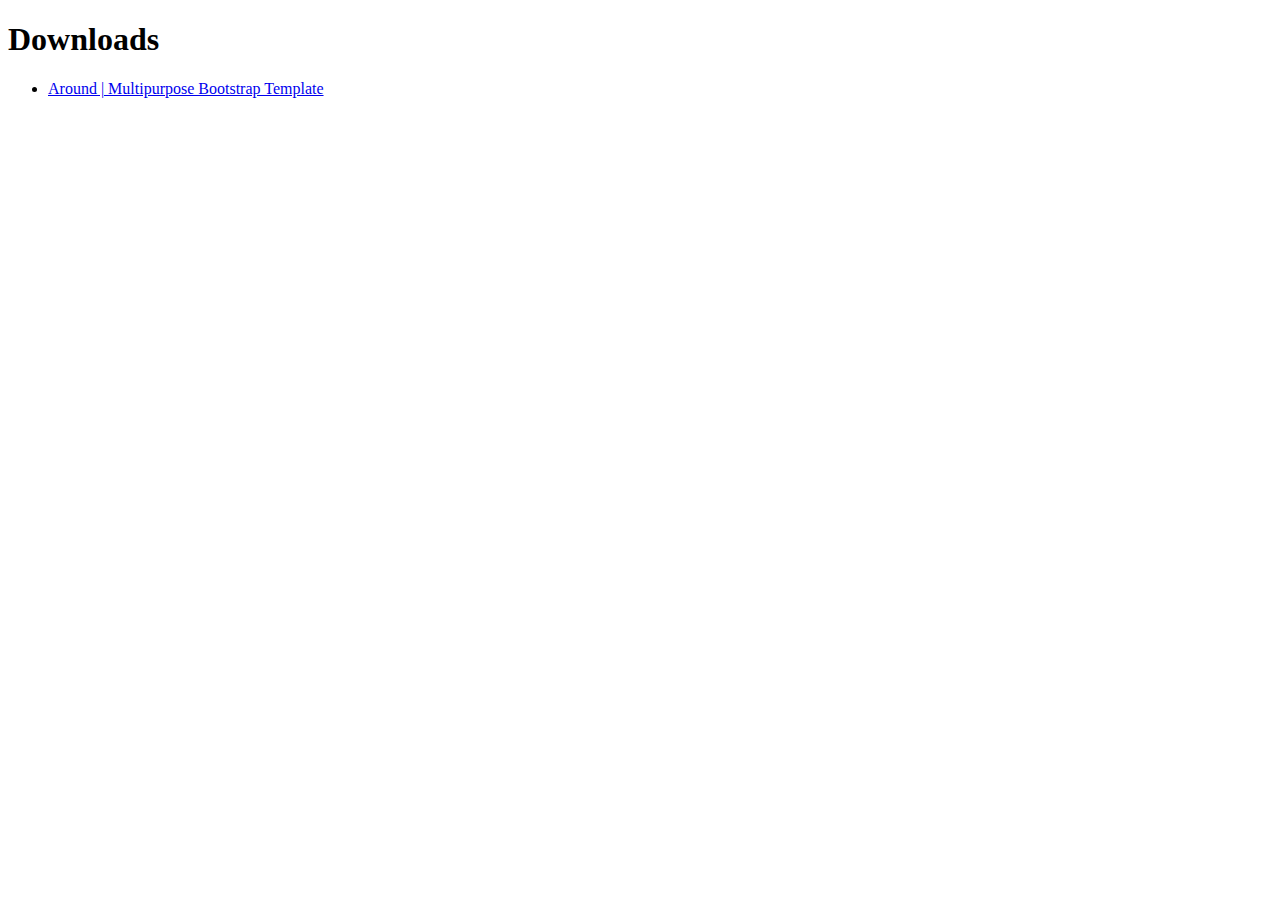
<file: _downloads.html>
<!DOCTYPE html>
<html>
	<head>
		<meta charset="UTF-8">
        <title> Downloads </title>
    </head>
    <body>
        <h1> Downloads </h1>
        <ul>
            <li><a id="https://around.createx.studio/" href="index.html"> Around | Multipurpose Bootstrap Template </a></li>
        </ul>
    </body>
</html>
</file>
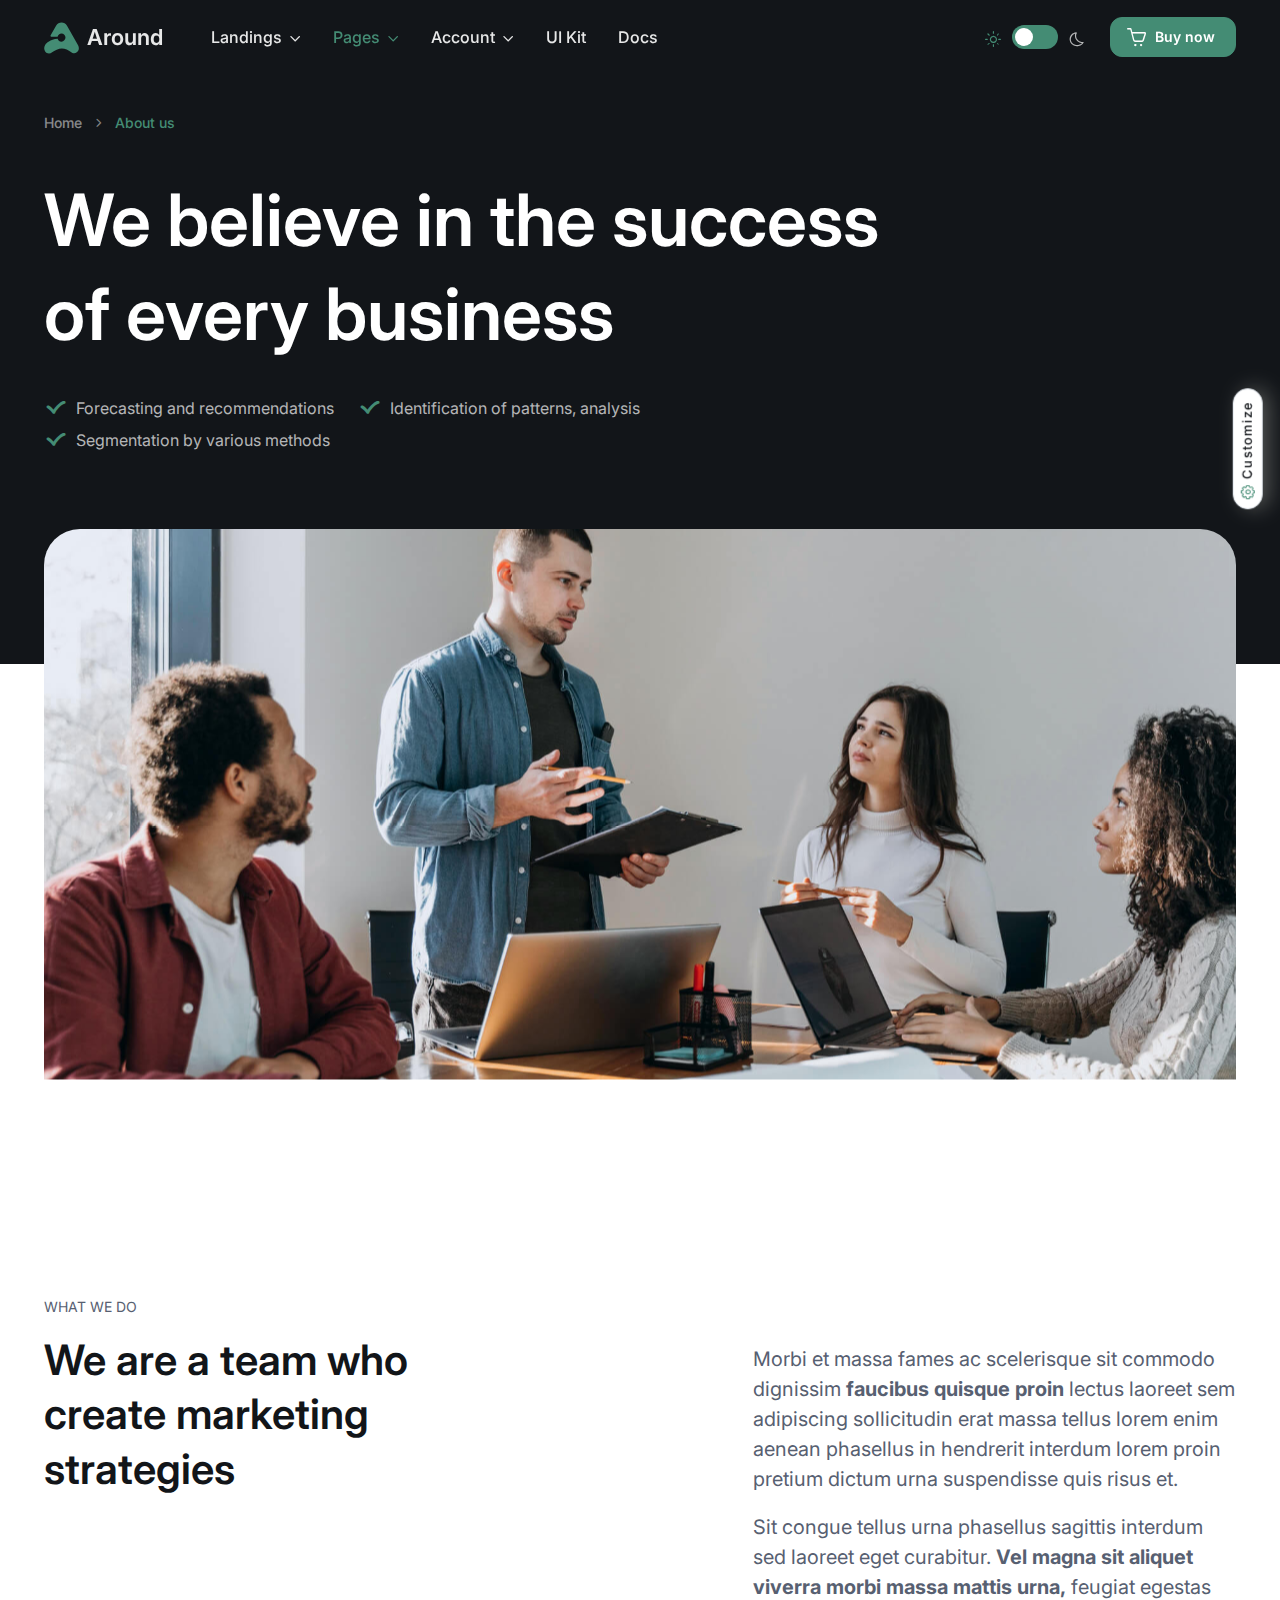
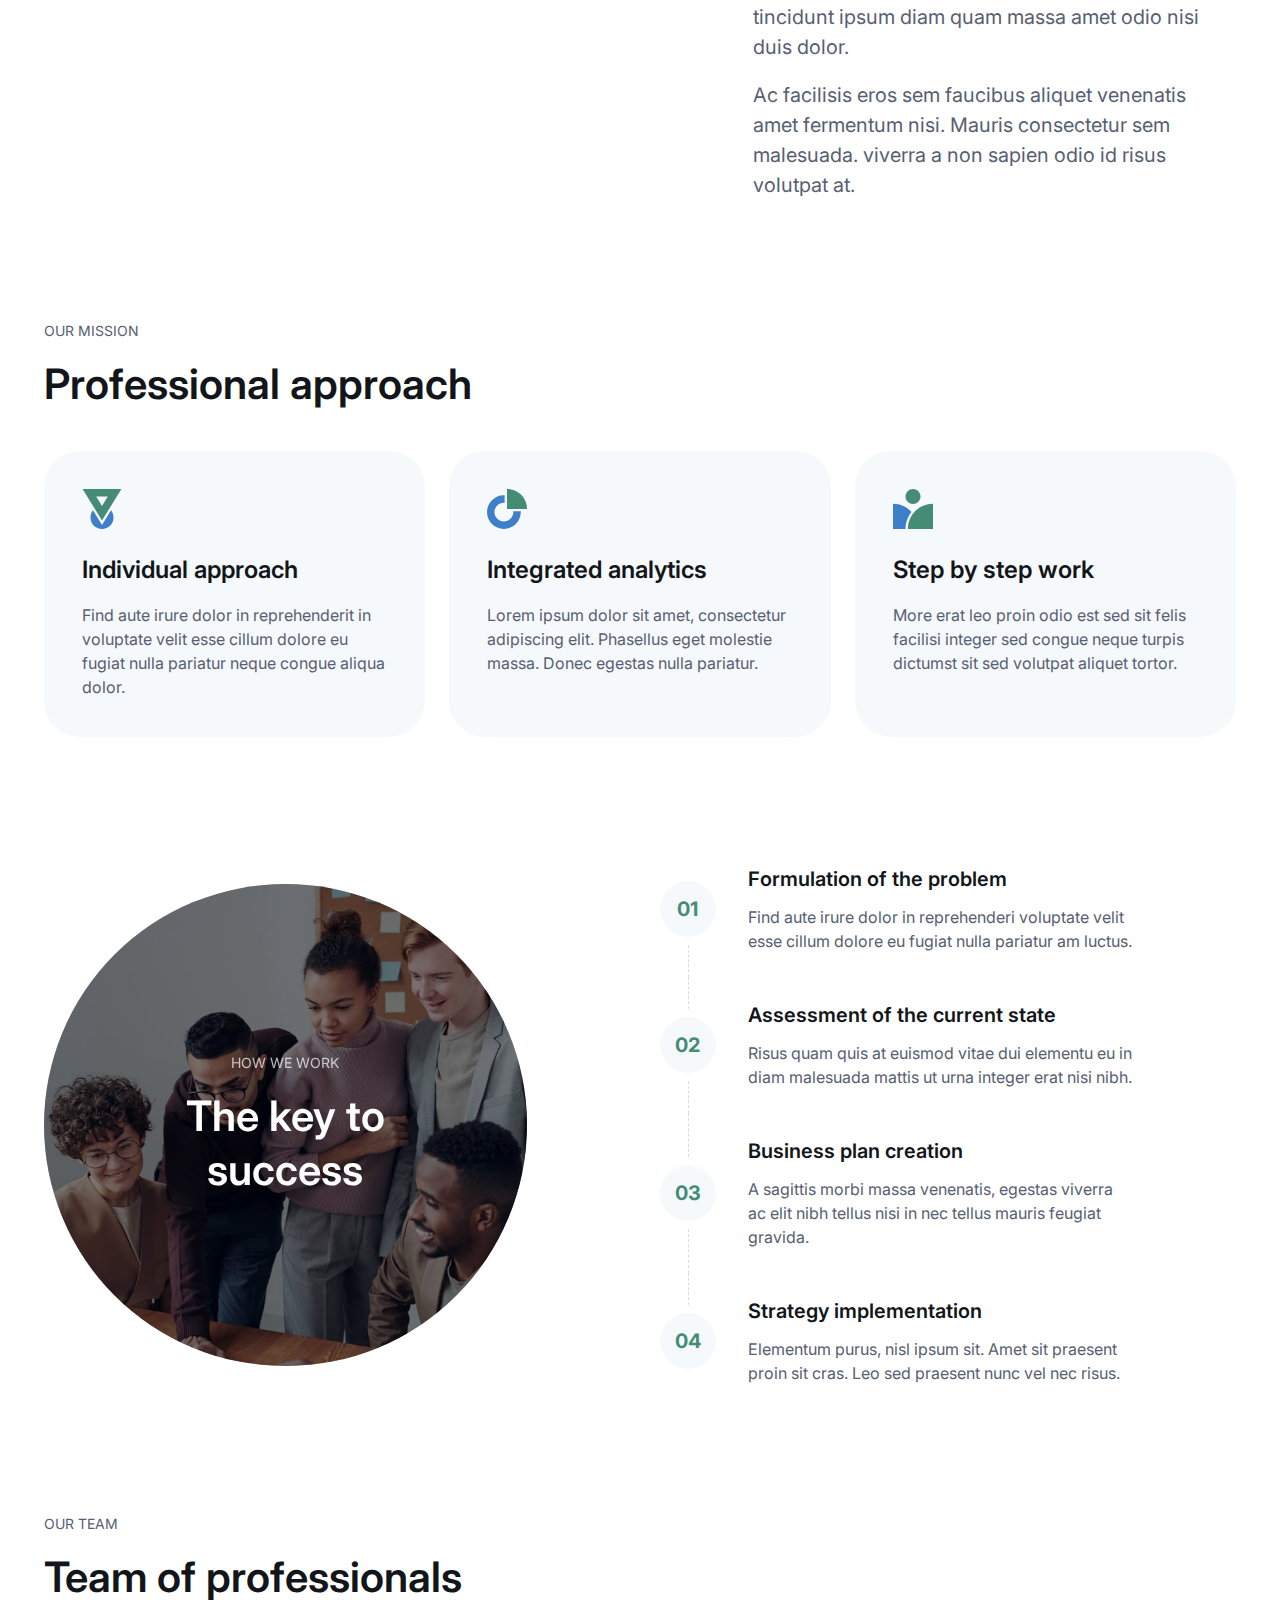
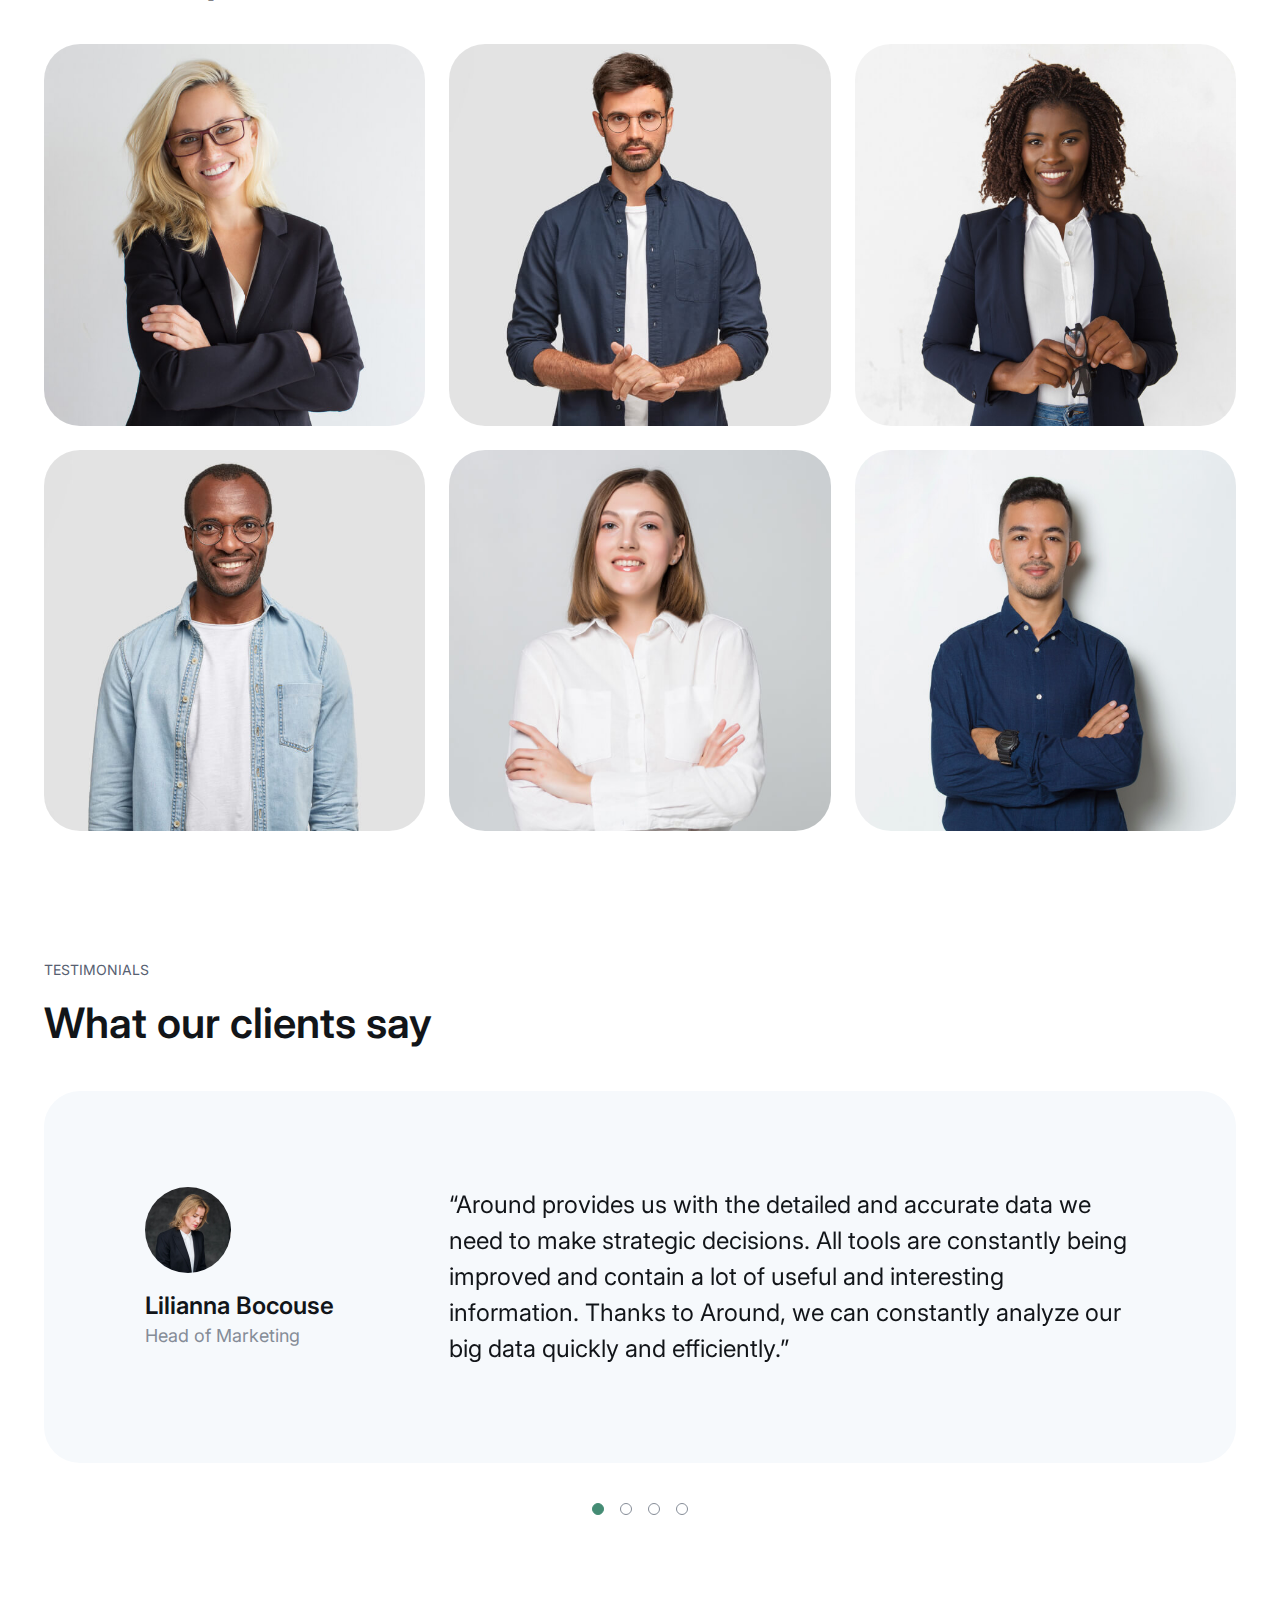
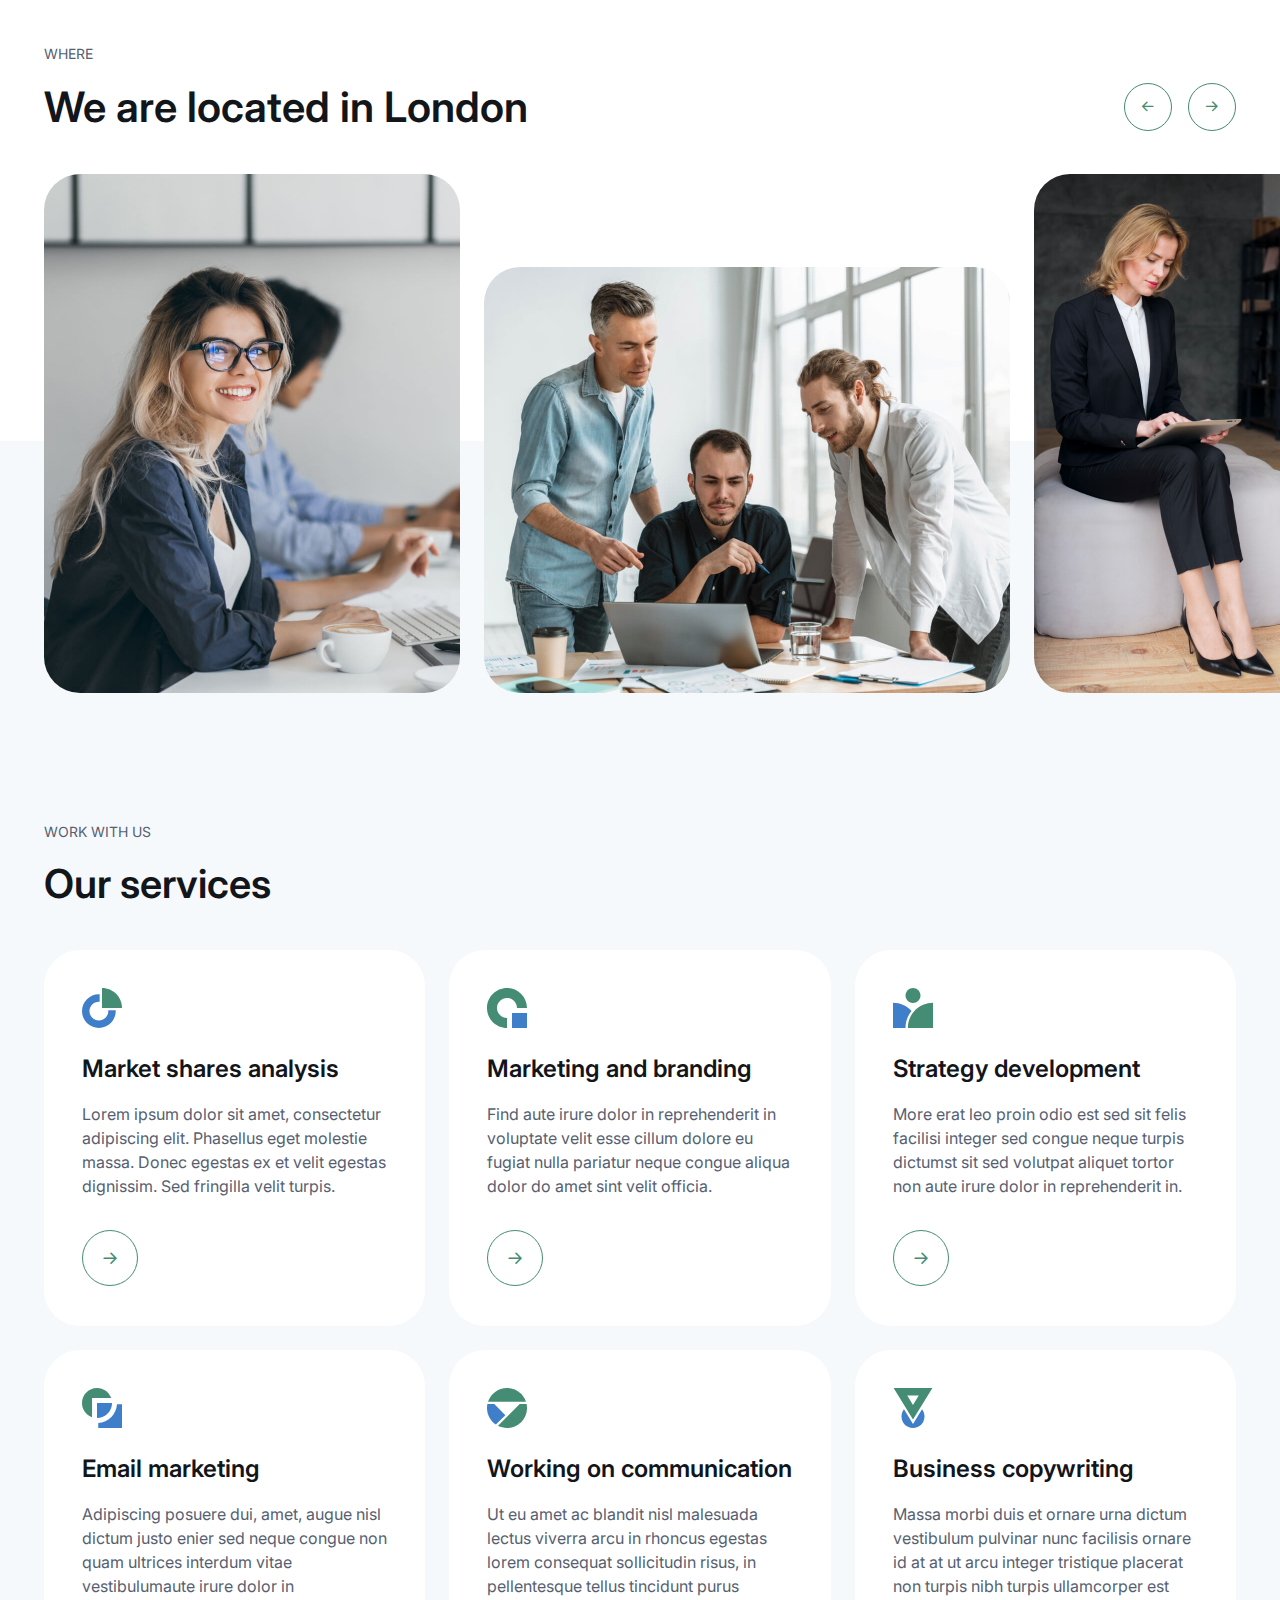
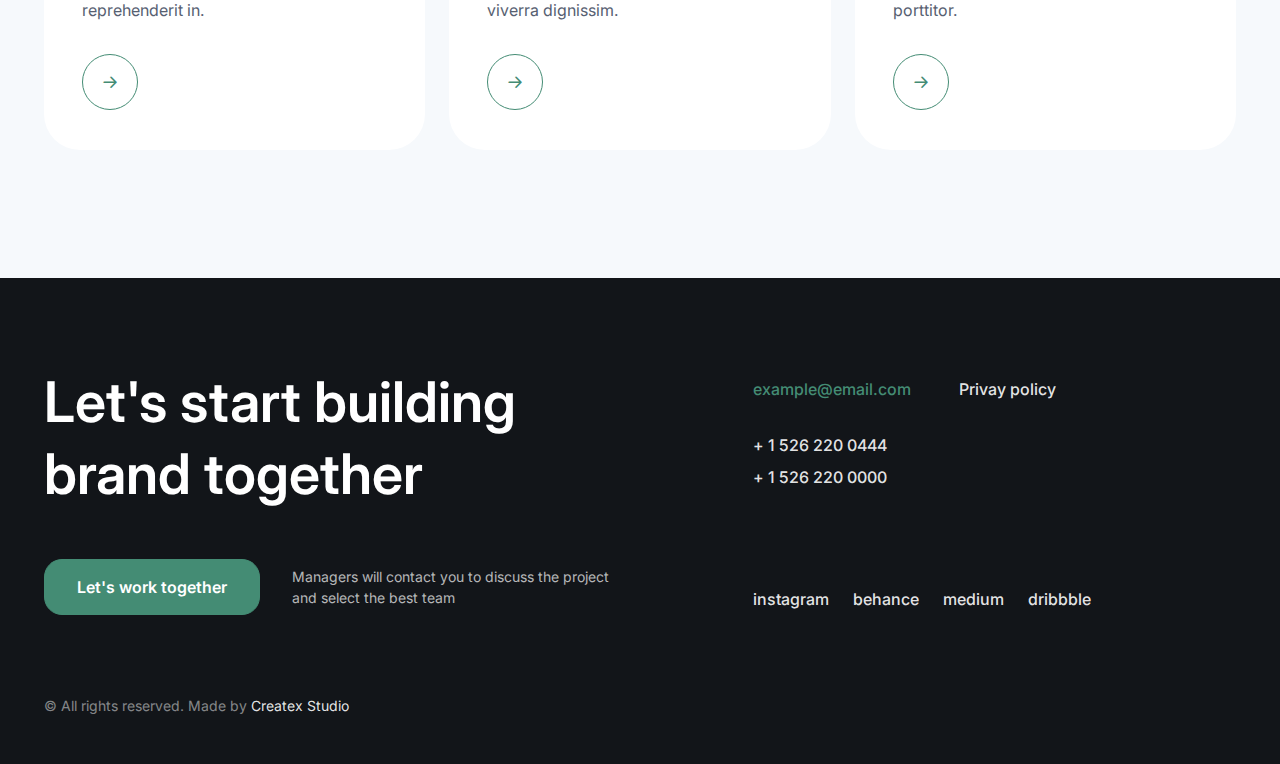
<file: about-agency.html>
<!DOCTYPE html>
<html lang="en">
  <head>
    <meta charset="utf-8">
    <title>Around | About - Agency</title>
    <!-- SEO Meta Tags-->
    <meta name="description" content="Around - Multipurpose Bootstrap HTML Template">
    <meta name="keywords" content="bootstrap, business, corporate, coworking space, services, creative agency, dashboard, e-commerce, mobile app showcase, saas, multipurpose, product landing, shop, software, ui kit, web studio, landing, dark mode, html5, css3, javascript, gallery, slider, touch, creative">
    <meta name="author" content="Createx Studio">
    <!-- Viewport-->
    <meta name="viewport" content="width=device-width, initial-scale=1">
    <!-- Favicon and Touch Icons-->
    <link rel="apple-touch-icon" sizes="180x180" href="assets/favicon/apple-touch-icon.png">
    <link rel="icon" type="image/png" sizes="32x32" href="assets/favicon/favicon-32x32.png">
    <link rel="icon" type="image/png" sizes="16x16" href="assets/favicon/favicon-16x16.png">
    <link rel="manifest" href="assets/favicon/site.webmanifest">
    <link rel="mask-icon" color="#6366f1" href="assets/favicon/safari-pinned-tab.svg">
    <meta name="msapplication-TileColor" content="#080032">
    <meta name="msapplication-config" content="assets/favicon/browserconfig.xml">
    <meta name="theme-color" content="white">
    <!-- Theme mode-->
    <script>
      let mode = window.localStorage.getItem('mode'),
          root = document.getElementsByTagName('html')[0];
      if (mode !== undefined && mode === 'dark') {
        root.classList.add('dark-mode');
      } else {
        root.classList.remove('dark-mode');
      }
      
      
    </script>
    <!-- Page loading styles-->
    <style>.page-loading {
        position: fixed;
        top: 0;
        right: 0;
        bottom: 0;
        left: 0;
        width: 100%;
        height: 100%;
        -webkit-transition: all .4s .2s ease-in-out;
        transition: all .4s .2s ease-in-out;
        background-color: #fff;
        opacity: 0;
        visibility: hidden;
        z-index: 9999;
      }
      .dark-mode .page-loading {
        background-color: #121519;
      }
      .page-loading.active {
        opacity: 1;
        visibility: visible;
      }
      .page-loading-inner {
        position: absolute;
        top: 50%;
        left: 0;
        width: 100%;
        text-align: center;
        -webkit-transform: translateY(-50%);
        transform: translateY(-50%);
        -webkit-transition: opacity .2s ease-in-out;
        transition: opacity .2s ease-in-out;
        opacity: 0;
      }
      .page-loading.active > .page-loading-inner {
        opacity: 1;
      }
      .page-loading-inner > span {
        display: block;
        font-family: 'Inter', sans-serif;
        font-size: 1rem;
        font-weight: normal;
        color: #6f788b;
      }
      .dark-mode .page-loading-inner > span {
        color: #fff;
        opacity: .6;
      }
      .page-spinner {
        display: inline-block;
        width: 2.75rem;
        height: 2.75rem;
        margin-bottom: .75rem;
        vertical-align: text-bottom;
        background-color: #d7dde2; 
        border-radius: 50%;
        opacity: 0;
        -webkit-animation: spinner .75s linear infinite;
        animation: spinner .75s linear infinite;
      }
      .dark-mode .page-spinner {
        background-color: rgba(255,255,255,.25);
      }
      @-webkit-keyframes spinner {
        0% {
          -webkit-transform: scale(0);
          transform: scale(0);
        }
        50% {
          opacity: 1;
          -webkit-transform: none;
          transform: none;
        }
      }
      @keyframes spinner {
        0% {
          -webkit-transform: scale(0);
          transform: scale(0);
        }
        50% {
          opacity: 1;
          -webkit-transform: none;
          transform: none;
        }
      }
      
    </style>
    <!-- Page loading scripts-->
    <script>
      (function () {
        window.onload = function () {
          const preloader = document.querySelector('.page-loading');
          preloader.classList.remove('active');
          setTimeout(function () {
            preloader.remove();
          }, 1500);
        };
      })();
      
    </script>
    <!-- Import Google Font-->
    <link rel="preconnect" href="https://fonts.googleapis.com">
    <link rel="preconnect" href="https://fonts.gstatic.com" crossorigin>
    <link href="https://fonts.googleapis.com/css2?family=Inter:wght@400;500;600;700;800&amp;display=swap" rel="stylesheet" id="google-font">
    <!-- Vendor styles-->
    <link rel="stylesheet" media="screen" href="assets/vendor/swiper/swiper-bundle.min.css"/>
    <link rel="stylesheet" media="screen" href="assets/vendor/lightgallery/css/lightgallery-bundle.min.css"/>
    <!-- Main Theme Styles + Bootstrap-->
    <link rel="stylesheet" media="screen" href="assets/css/theme.min.css">
    <!-- Customizer generated styles-->
    <style id="customizer-styles"></style>
    <!-- Google Tag Manager-->
    <script>
      (function(w,d,s,l,i){w[l]=w[l]||[];w[l].push({'gtm.start':
      new Date().getTime(),event:'gtm.js'});var f=d.getElementsByTagName(s)[0],
      j=d.createElement(s),dl=l!='dataLayer'?'&l='+l:'';j.async=true;j.src=
      'https://www.googletagmanager.com/gtm.js?id='+i+dl;f.parentNode.insertBefore(j,f);
      })(window,document,'script','dataLayer','GTM-WKV3GT5');
    </script>
  </head>
  <!-- Body-->
  <body>
    <!-- Google Tag Manager (noscript)-->
    <noscript>
      <iframe src="https://www.googletagmanager.com/ns.html?id=GTM-WKV3GT5" height="0" width="0" style="display: none; visibility: hidden;"></iframe>
    </noscript>
    <!-- Page loading spinner-->
    <div class="page-loading active">
      <div class="page-loading-inner">
        <div class="page-spinner"></div><span>Loading...</span>
      </div>
    </div>
    <!-- Customizer modal-->
    <div class="modal fade" id="customizer-modal" tabindex="-1" role="dialog">
      <div class="modal-dialog modal-lg modal-dialog-scrollable" role="document">
        <div class="modal-content">
          <div class="modal-header">
            <h4 class="modal-title">Your custom styles</h4>
            <button class="btn-close" type="button" data-bs-dismiss="modal" aria-label="Close"></button>
          </div>
          <div class="modal-body py-4">
            <p class="mb-3">Grab the generated styles below. Wrap them inside <code>&lt;style&gt;</code> tag and put in the <code>&lt;head&gt;</code> section of your HTML document.</p>
            <p class="mb-4"><span class='fw-medium'>IMPORTANT:</span> In order for these styles to take effect you have to placed them below:<br><code>&lt;link rel=&quot;stylesheet&quot; media=&quot;screen&quot; href=&quot;assets/css/theme.min.css&quot;&gt;</code></p>
            <div class="bg-secondary overflow-hidden rounded-4">
              <pre class="text-wrap bg-transparent border-0 text-dark p-4" id="custom-generated-styles"></pre>
            </div>
          </div>
          <div class="modal-footer">
            <button class="btn btn-secondary w-100 w-sm-auto mb-3 mb-sm-0" type="button" data-bs-dismiss="modal">Close</button>
            <button class="btn btn-primary w-100 w-sm-auto ms-sm-3" type="button" id="copy-styles-btn"><i class="ai-copy me-2 ms-n1"></i>Copy styles</button>
          </div>
        </div>
      </div>
    </div>
    <!-- Customizer toggler--><a class="position-fixed top-50 bg-light text-dark fw-medium border rounded-pill shadow text-decoration-none" href="#customizer" data-bs-toggle="offcanvas" style="right: -1.75rem; margin-top: -1rem; padding: .25rem .75rem; transform: rotate(-90deg); font-size: calc(var(--ar-body-font-size) * .8125); letter-spacing: .075rem; z-index: 1030;"><i class="ai-settings text-primary fs-base me-1 ms-n1"></i>Customize</a>
    <!-- Customizer offcanvas-->
    <div class="offcanvas offcanvas-end" id="customizer" data-bs-scroll="true" data-bs-backdrop="false" tabindex="-1">
      <div class="offcanvas-header border-bottom">
        <h4 class="offcanvas-title">Customize theme</h4>
        <button class="btn-close" type="button" data-bs-dismiss="offcanvas"></button>
      </div>
      <div class="offcanvas-body">
        <div class="d-flex align-items-center mb-3"><i class="ai-paint-roll text-muted fs-4 me-2"></i>
          <h5 class="mb-0">Colors</h5>
        </div>
        <div class="row row-cols-3 g-3 mb-5" id="theme-colors">
          <div class="col">
            <div class="text-dark fs-sm fw-medium mb-2">Primary</div>
            <div class="color-swatch" id="theme-primary" data-color-labels="[&quot;theme-primary&quot;, &quot;primary&quot;, &quot;primary-rgb&quot;]">
              <label class="ratio ratio-4x3 border rounded-1 cursor-pointer mb-1" for="primary" style="background-color: #448c74;" role="button"></label>
              <input class="form-control form-control-sm" type="text" value="#448c74">
              <input class="visually-hidden" type="color" id="primary" value="#448c74">
            </div>
          </div>
          <div class="col">
            <div class="text-dark fs-sm fw-medium mb-2">Warning</div>
            <div class="color-swatch" id="theme-warning" data-color-labels="[&quot;theme-warning&quot;, &quot;warning&quot;, &quot;warning-rgb&quot;]">
              <label class="ratio ratio-4x3 border rounded-1 cursor-pointer mb-1" for="warning" style="background-color: #edcb50;" role="button"></label>
              <input class="form-control form-control-sm" type="text" value="#edcb50">
              <input class="visually-hidden" type="color" id="warning" value="#edcb50">
            </div>
          </div>
          <div class="col">
            <div class="text-dark fs-sm fw-medium mb-2">Info</div>
            <div class="color-swatch" id="theme-info" data-color-labels="[&quot;theme-info&quot;, &quot;info&quot;, &quot;info-rgb&quot;]">
              <label class="ratio ratio-4x3 border rounded-1 cursor-pointer mb-1" for="info" style="background-color: #3f7fca;" role="button"></label>
              <input class="form-control form-control-sm" type="text" value="#3f7fca">
              <input class="visually-hidden" type="color" id="info" value="#3f7fca">
            </div>
          </div>
          <div class="col">
            <div class="text-dark fs-sm fw-medium pt-1 mb-2">Success</div>
            <div class="color-swatch" id="theme-success" data-color-labels="[&quot;theme-success&quot;, &quot;success&quot;, &quot;success-rgb&quot;]">
              <label class="ratio ratio-4x3 border rounded-1 cursor-pointer mb-1" for="success" style="background-color: #3fca90;" role="button"></label>
              <input class="form-control form-control-sm" type="text" value="#3fca90">
              <input class="visually-hidden" type="color" id="success" value="#3fca90">
            </div>
          </div>
          <div class="col">
            <div class="text-dark fs-sm fw-medium pt-1 mb-2">Danger</div>
            <div class="color-swatch" id="theme-danger" data-color-labels="[&quot;theme-danger&quot;, &quot;danger&quot;, &quot;danger-rgb&quot;]">
              <label class="ratio ratio-4x3 border rounded-1 cursor-pointer mb-1" for="danger" style="background-color: #ed5050;" role="button"></label>
              <input class="form-control form-control-sm" type="text" value="#ed5050">
              <input class="visually-hidden" type="color" id="danger" value="#ed5050">
            </div>
          </div>
        </div>
        <div class="d-flex align-items-center mb-3"><i class="ai-align-left text-muted fs-4 me-2"></i>
          <h5 class="mb-0">Typography <span class="text-muted fs-sm fw-normal">(1rem = 16px)</span></h5>
        </div>
        <div class="mb-5">
          <div class="mb-3">
            <label class="text-dark fs-sm fw-medium pt-1 mb-2" for="font-url">Google font URL</label>
            <input class="form-control" type="url" value="https://fonts.googleapis.com/css2?family=Inter:wght@400;500;600;700&amp;display=swap" id="font-url">
          </div>
          <div class="mb-3">
            <label class="text-dark fs-sm fw-medium pt-1 mb-2" for="body-font-family">Font family</label>
            <input class="form-control" type="text" value="'Inter', sans-serif" id="body-font-family">
          </div>
          <div class="row row-cols-2">
            <div class="col mb-3">
              <label class="d-flex w-100 text-dark fs-sm fw-medium pt-1 mb-2" for="root-font-size">Root font size, rem</label>
              <select class="form-select" id="root-font-size">
                <option value=".75rem">.75</option>
                <option value=".875rem">.875</option>
                <option value="1rem" selected>1</option>
                <option value="1.05rem">1.05</option>
                <option value="1.1rem">1.1</option>
                <option value="1.15rem">1.15</option>
                <option value="1.25rem">1.25</option>
                <option value="1.375rem">1.375</option>
              </select>
            </div>
            <div class="col mb-3">
              <label class="d-flex w-100 text-dark fs-sm fw-medium pt-1 mb-2" for="body-font-size">Body font size, rem</label>
              <select class="form-select" id="body-font-size">
                <option value=".75rem">.75</option>
                <option value=".875rem">.875</option>
                <option value="1rem" selected>1</option>
                <option value="1.15rem">1.15</option>
                <option value="1.25rem">1.25</option>
                <option value="1.375rem">1.375</option>
              </select>
            </div>
          </div>
        </div>
        <div class="d-flex align-items-center mt-n2 mb-3"><i class="ai-maximize text-muted fs-5 me-2"></i>
          <h5 class="mb-0">Borders / Rounding</h5>
        </div>
        <div class="mb-3">
          <label class="d-flex w-100 text-dark fs-sm fw-medium pt-1 mb-2" for="border-width">Border width, px</label>
          <input class="form-control" type="number" min="0" step="1" value="1" id="border-width">
        </div>
        <div class="mb-3">
          <label class="d-flex w-100 text-dark fs-sm fw-medium pt-1 mb-2" for="border-radius">Rounded base, rem</label>
          <input class="form-control" type="number" min="0" step=".05" value="1" id="border-radius">
        </div>
        <div id="theme-border-radiuses">
          <div class="mb-3">
            <label class="d-flex w-100 text-dark fs-sm fw-medium pt-1 mb-2" for="border-radius-sm">
              Rounded SM<span class='text-muted fw-normal ms-1'> = Rounded base multiplied by</span></label>
            <input class="form-control" type="number" min="0" step=".05" value=".75" id="border-radius-sm">
          </div>
          <div class="mb-3">
            <label class="d-flex w-100 text-dark fs-sm fw-medium pt-1 mb-2" for="border-radius-lg">
              Rounded LG<span class='text-muted fw-normal ms-1'> = Rounded base multiplied by</span></label>
            <input class="form-control" type="number" min="0" step=".05" value="1.125" id="border-radius-lg">
          </div>
          <div class="mb-3">
            <label class="d-flex w-100 text-dark fs-sm fw-medium pt-1 mb-2" for="border-radius-xl">
              Rounded XL<span class='text-muted fw-normal ms-1'> = Rounded base multiplied by</span></label>
            <input class="form-control" type="number" min="0" step=".05" value="1.5" id="border-radius-xl">
          </div>
          <div class="mb-3">
            <label class="d-flex w-100 text-dark fs-sm fw-medium pt-1 mb-2" for="border-radius-2xl">
              Rounded 2XL<span class='text-muted fw-normal ms-1'> = Rounded base multiplied by</span></label>
            <input class="form-control" type="number" min="0" step=".05" value="2.25" id="border-radius-2xl">
          </div>
        </div>
      </div>
      <div class="offcanvas-header border-top d-none" id="customizer-btns">
        <button class="btn btn-secondary w-100 me-3" type="button" id="customizer-reset-btn"><i class="ai-undo fs-lg me-2 ms-n1"></i>Reset</button>
        <button class="btn btn-primary w-100" type="button" data-bs-toggle="modal" data-bs-target="#customizer-modal"><i class="ai-code-curly fs-lg me-2 ms-n1"></i>Show styles</button>
      </div>
    </div>
    <!-- Page wrapper-->
    <main class="page-wrapper">
      <div class="dark-mode">
        <!-- Navbar. Remove 'fixed-top' class to make the navigation bar scrollable with the page-->
        <header class="navbar navbar-expand-lg fixed-top">
          <div class="container"><a class="navbar-brand pe-sm-3" href="index.html"><span class="text-primary flex-shrink-0 me-2">
                <svg version="1.1" width="35" height="32" viewBox="0 0 36 33" xmlns="http://www.w3.org/2000/svg">
                  <path fill="currentColor" d="M35.6,29c-1.1,3.4-5.4,4.4-7.9,1.9c-2.3-2.2-6.1-3.7-9.4-3.7c-3.1,0-7.5,1.8-10,4.1c-2.2,2-5.8,1.5-7.3-1.1c-1-1.8-1.2-4.1,0-6.2l0.6-1.1l0,0c0.6-0.7,4.4-5.2,12.5-5.7c0.5,1.8,2,3.1,3.9,3.1c2.2,0,4.1-1.9,4.1-4.2s-1.8-4.2-4.1-4.2c-2,0-3.6,1.4-4,3.3H7.7c-0.8,0-1.3-0.9-0.9-1.6l5.6-9.8c2.5-4.5,8.8-4.5,11.3,0L35.1,24C36,25.7,36.1,27.5,35.6,29z"></path>
                </svg></span>Around</a>
            <div class="form-check form-switch mode-switch order-lg-2 me-3 me-lg-4 ms-auto" data-bs-toggle="mode">
              <input class="form-check-input" type="checkbox" id="theme-mode">
              <label class="form-check-label" for="theme-mode"><i class="ai-sun fs-lg"></i></label>
              <label class="form-check-label" for="theme-mode"><i class="ai-moon fs-lg"></i></label>
            </div><a class="btn btn-primary btn-sm fs-sm order-lg-3 d-none d-sm-inline-flex" href="../themes.getbootstrap.com/product/around-multipurpose-template-ui-kit/index.html" target="_blank" rel="noopener"><i class="ai-cart fs-xl me-2 ms-n1"></i>Buy now</a>
            <button class="navbar-toggler ms-sm-3" type="button" data-bs-toggle="collapse" data-bs-target="#navbarNav"><span class="navbar-toggler-icon"></span></button>
            <nav class="collapse navbar-collapse" id="navbarNav">
              <ul class="navbar-nav navbar-nav-scroll me-auto" style="--ar-scroll-height: 520px;">
                <li class="nav-item dropdown"><a class="nav-link dropdown-toggle" href="#" data-bs-toggle="dropdown" aria-expanded="false">Landings</a>
                  <div class="dropdown-menu overflow-hidden p-0">
                    <div class="d-lg-flex">
                      <div class="mega-dropdown-column pt-1 pt-lg-3 pb-lg-4">
                        <ul class="list-unstyled mb-0">
                          <li><a class="dropdown-item" href="index.html">Template Intro Page</a><span class="mega-dropdown-column position-absolute top-0 end-0 h-100 bg-size-cover bg-repeat-0 rounded-3 rounded-start-0" style="background-image: url(assets/img/megamenu/landings.jpg);"></span></li>
                          <li><a class="dropdown-item" href="landing-mobile-app-showcase.html">Mobile App Showcase</a><span class="mega-dropdown-column position-absolute top-0 end-0 h-100 bg-size-cover bg-repeat-0 zindex-2 opacity-0" style="background-image: url(assets/img/megamenu/mobile-app.jpg);"></span></li>
                          <li><a class="dropdown-item" href="landing-product.html">Product Landing</a><span class="mega-dropdown-column position-absolute top-0 end-0 h-100 bg-size-cover bg-repeat-0 zindex-2 opacity-0" style="background-image: url(assets/img/megamenu/product-landing.jpg);"></span></li>
                          <li><a class="dropdown-item" href="landing-saas-v1.html">SaaS v.1</a><span class="mega-dropdown-column position-absolute top-0 end-0 h-100 bg-size-cover bg-repeat-0 zindex-2 opacity-0" style="background-image: url(assets/img/megamenu/saas-1.jpg);"></span></li>
                          <li><a class="dropdown-item" href="landing-saas-v2.html">SaaS v.2</a><span class="mega-dropdown-column position-absolute top-0 end-0 h-100 bg-size-cover bg-repeat-0 zindex-2 opacity-0" style="background-image: url(assets/img/megamenu/saas-2.jpg);"></span></li>
                          <li><a class="dropdown-item" href="landing-saas-v3.html">SaaS v.3<span class="text-danger fs-xs ms-2">New</span></a><span class="mega-dropdown-column position-absolute top-0 end-0 h-100 bg-size-cover bg-repeat-0 zindex-2 opacity-0" style="background-image: url(assets/img/megamenu/saas-3.jpg);"></span></li>
                          <li><a class="dropdown-item" href="landing-shop.html">Shop Homepage</a><span class="mega-dropdown-column position-absolute top-0 end-0 h-100 bg-size-cover bg-repeat-0 zindex-2 opacity-0" style="background-image: url(assets/img/megamenu/shop-homepage.jpg);"></span></li>
                          <li><a class="dropdown-item" href="landing-marketing-agency.html">Marketing Agency</a><span class="mega-dropdown-column position-absolute top-0 end-0 h-100 bg-size-cover bg-repeat-0 zindex-2 opacity-0" style="background-image: url(assets/img/megamenu/marketing-agency.jpg);"></span></li>
                          <li><a class="dropdown-item" href="landing-creative-agency.html">Creative Agency</a><span class="mega-dropdown-column position-absolute top-0 end-0 h-100 bg-size-cover bg-repeat-0 zindex-2 opacity-0" style="background-image: url(assets/img/megamenu/creative-agency.jpg);"></span></li>
                          <li><a class="dropdown-item" href="landing-conference.html">Conference (Event)<span class="text-danger fs-xs ms-2">New</span></a><span class="mega-dropdown-column position-absolute top-0 end-0 h-100 bg-size-cover bg-repeat-0 zindex-2 opacity-0" style="background-image: url(assets/img/megamenu/conference.jpg);"></span></li>
                        </ul>
                      </div>
                      <div class="mega-dropdown-column pb-2 pt-lg-3 pb-lg-4">
                        <ul class="list-unstyled mb-0">
                          <li><a class="dropdown-item" href="landing-web-studio.html">Web Studio</a><span class="mega-dropdown-column position-absolute top-0 end-0 h-100 bg-size-cover bg-repeat-0 zindex-2 opacity-0" style="background-image: url(assets/img/megamenu/web-studio.jpg);"></span></li>
                          <li><a class="dropdown-item" href="landing-corporate.html">Corporate</a><span class="mega-dropdown-column position-absolute top-0 end-0 h-100 bg-size-cover bg-repeat-0 zindex-2 opacity-0" style="background-image: url(assets/img/megamenu/corporate.jpg);"></span></li>
                          <li><a class="dropdown-item" href="landing-business-consulting.html">Business Consulting</a><span class="mega-dropdown-column position-absolute top-0 end-0 h-100 bg-size-cover bg-repeat-0 zindex-2 opacity-0" style="background-image: url(assets/img/megamenu/business-consulting.jpg);"></span></li>
                          <li><a class="dropdown-item" href="landing-coworking-space.html">Coworking Space</a><span class="mega-dropdown-column position-absolute top-0 end-0 h-100 bg-size-cover bg-repeat-0 zindex-2 opacity-0" style="background-image: url(assets/img/megamenu/coworking.jpg);"></span></li>
                          <li><a class="dropdown-item" href="landing-yoga-studio.html">Yoga Studio</a><span class="mega-dropdown-column position-absolute top-0 end-0 h-100 bg-size-cover bg-repeat-0 zindex-2 opacity-0" style="background-image: url(assets/img/megamenu/yoga-studio.jpg);"></span></li>
                          <li><a class="dropdown-item" href="landing-influencer.html">Influencer<span class="text-danger fs-xs ms-2">New</span></a><span class="mega-dropdown-column position-absolute top-0 end-0 h-100 bg-size-cover bg-repeat-0 zindex-2 opacity-0" style="background-image: url(assets/img/megamenu/influencer.jpg);"></span></li>
                          <li><a class="dropdown-item" href="landing-blog.html">Blog Homepage</a><span class="mega-dropdown-column position-absolute top-0 end-0 h-100 bg-size-cover bg-repeat-0 zindex-2 opacity-0" style="background-image: url(assets/img/megamenu/blog-homepage.jpg);"></span></li>
                        </ul>
                      </div>
                      <div class="mega-dropdown-column position-relative border-start zindex-3"></div>
                    </div>
                  </div>
                </li>
                <li class="nav-item dropdown"><a class="nav-link dropdown-toggle active" href="#" data-bs-toggle="dropdown" data-bs-auto-close="outside" aria-expanded="false">Pages</a>
                  <ul class="dropdown-menu">
                    <li class="dropdown"><a class="dropdown-item dropdown-toggle" href="#" data-bs-toggle="dropdown" aria-expanded="false">Portfolio</a>
                      <ul class="dropdown-menu">
                        <li><a class="dropdown-item" href="portfolio-list-v1.html">List View v.1</a></li>
                        <li><a class="dropdown-item" href="portfolio-list-v2.html">List View v.2</a></li>
                        <li><a class="dropdown-item" href="portfolio-grid-v1.html">Grid View v.1</a></li>
                        <li><a class="dropdown-item" href="portfolio-grid-v2.html">Grid View v.2</a></li>
                        <li><a class="dropdown-item" href="portfolio-slider.html">Slider View</a></li>
                        <li><a class="dropdown-item" href="portfolio-single-v1.html">Single Project v.1</a></li>
                        <li><a class="dropdown-item" href="portfolio-single-v2.html">Single Project v.2</a></li>
                      </ul>
                    </li>
                    <li class="dropdown"><a class="dropdown-item dropdown-toggle" href="#" data-bs-toggle="dropdown" aria-expanded="false">Shop</a>
                      <ul class="dropdown-menu">
                        <li><a class="dropdown-item" href="shop-catalog.html">Catalog (Listing)</a></li>
                        <li><a class="dropdown-item" href="shop-single.html">Product Page</a></li>
                        <li><a class="dropdown-item" href="shop-checkout.html">Checkout</a></li>
                      </ul>
                    </li>
                    <li class="dropdown"><a class="dropdown-item dropdown-toggle" href="#" data-bs-toggle="dropdown" aria-expanded="false">Blog</a>
                      <ul class="dropdown-menu">
                        <li><a class="dropdown-item" href="blog-grid-sidebar.html">Grid View with Sidebar</a></li>
                        <li><a class="dropdown-item" href="blog-grid.html">Grid View no Sidebar</a></li>
                        <li><a class="dropdown-item" href="blog-list-sidebar.html">List View with Sidebar</a></li>
                        <li><a class="dropdown-item" href="blog-list.html">List View no Sidebar</a></li>
                        <li><a class="dropdown-item" href="blog-single-v1.html">Single post v.1</a></li>
                        <li><a class="dropdown-item" href="blog-single-v2.html">Single post v.2</a></li>
                        <li><a class="dropdown-item" href="blog-single-v3.html">Single post v.3</a></li>
                      </ul>
                    </li>
                    <li class="dropdown"><a class="dropdown-item dropdown-toggle" href="#" data-bs-toggle="dropdown" aria-expanded="false">About</a>
                      <ul class="dropdown-menu">
                        <li><a class="dropdown-item" href="about-agency.html">About - Agency</a></li>
                        <li><a class="dropdown-item" href="about-product.html">About - Product</a></li>
                      </ul>
                    </li>
                    <li class="dropdown"><a class="dropdown-item dropdown-toggle" href="#" data-bs-toggle="dropdown" aria-expanded="false">Services</a>
                      <ul class="dropdown-menu">
                        <li><a class="dropdown-item" href="services-v1.html">Services v.1</a></li>
                        <li><a class="dropdown-item" href="services-v2.html">Services v.2</a></li>
                        <li><a class="dropdown-item" href="services-v3.html">Services v.3</a></li>
                      </ul>
                    </li>
                    <li><a class="dropdown-item" href="pricing.html">Pricing</a></li>
                    <li class="dropdown"><a class="dropdown-item dropdown-toggle" href="#" data-bs-toggle="dropdown" aria-expanded="false">Contacts</a>
                      <ul class="dropdown-menu">
                        <li><a class="dropdown-item" href="contacts-v1.html">Contacts v.1</a></li>
                        <li><a class="dropdown-item" href="contacts-v2.html">Contacts v.2</a></li>
                        <li><a class="dropdown-item" href="contacts-v3.html">Contacts v.3</a></li>
                      </ul>
                    </li>
                    <li class="dropdown"><a class="dropdown-item dropdown-toggle" href="#" data-bs-toggle="dropdown" aria-expanded="false">Specialty Pages</a>
                      <ul class="dropdown-menu">
                        <li><a class="dropdown-item" href="404-v1.html">404 Error v.1</a></li>
                        <li><a class="dropdown-item" href="404-v2.html">404 Error v.2</a></li>
                        <li><a class="dropdown-item" href="404-v3.html">404 Error v.3</a></li>
                      </ul>
                    </li>
                  </ul>
                </li>
                <li class="nav-item dropdown"><a class="nav-link dropdown-toggle" href="#" data-bs-toggle="dropdown" data-bs-auto-close="outside" aria-expanded="false">Account</a>
                  <ul class="dropdown-menu">
                    <li class="dropdown"><a class="dropdown-item dropdown-toggle" href="#" data-bs-toggle="dropdown" aria-expanded="false">Auth pages</a>
                      <ul class="dropdown-menu">
                        <li><a class="dropdown-item" href="account-signin.html">Sign In</a></li>
                        <li><a class="dropdown-item" href="account-signup.html">Sign Up</a></li>
                        <li><a class="dropdown-item" href="account-signinup.html">Sign In / Up</a></li>
                        <li><a class="dropdown-item" href="account-password-recovery.html">Password Recovery</a></li>
                      </ul>
                    </li>
                    <li><a class="dropdown-item" href="account-overview.html">Overview</a></li>
                    <li><a class="dropdown-item" href="account-settings.html">Settings</a></li>
                    <li><a class="dropdown-item" href="account-billing.html">Billing</a></li>
                    <li><a class="dropdown-item" href="account-orders.html">Orders</a></li>
                    <li><a class="dropdown-item" href="account-earnings.html">Earnings</a></li>
                    <li><a class="dropdown-item" href="account-chat.html">Chat (Messages)</a></li>
                    <li><a class="dropdown-item" href="account-favorites.html">Favorites (Wishlist)</a></li>
                  </ul>
                </li>
                <li class="nav-item"><a class="nav-link" href="components/typography.html">UI Kit</a></li>
                <li class="nav-item"><a class="nav-link" href="docs/getting-started.html">Docs</a></li>
              </ul>
              <div class="d-sm-none p-3 mt-n3"><a class="btn btn-primary w-100  mb-1" href="../themes.getbootstrap.com/product/around-multipurpose-template-ui-kit/index.html" target="_blank" rel="noopener"><i class="ai-cart fs-xl me-2 ms-n1"></i>Buy now</a></div>
            </nav>
          </div>
        </header>
      </div>
      <!-- Page content-->
      <!-- Hero-->
      <section class="bg-dark position-relative py-5">
        <div class="d-none d-dark-mode-block position-absolute top-0 start-0 w-100 h-100" style="background-color: rgba(255,255,255, .02);"></div>
        <div class="container dark-mode position-relative zindex-2 py-5 mb-4 mb-sm-5">
          <div class="row pb-5 mb-2 mb-sm-0 mb-lg-3">
            <div class="col-lg-10 col-xl-9">
              <!-- Breadcrumb-->
              <nav aria-label="breadcrumb">
                <ol class="pt-lg-3 pb-lg-4 pb-2 breadcrumb">
                  <li class="breadcrumb-item"><a href="index.html">Home</a></li>
                  <li class="breadcrumb-item active" aria-current="page">About us</li>
                </ol>
              </nav>
              <h1 class="display-2 pb-2 pb-sm-3">We believe in the success of every business</h1>
              <ul class="list-unstyled d-flex flex-wrap mb-0">
                <li class="d-flex py-1 me-4"><i class="ai-check-alt text-primary lead me-2"></i>Forecasting and recommendations</li>
                <li class="d-flex py-1 me-4"><i class="ai-check-alt text-primary lead me-2"></i>Identification of patterns, analysis</li>
                <li class="d-flex py-1"><i class="ai-check-alt text-primary lead me-2"></i>Segmentation by various methods</li>
              </ul>
            </div>
          </div>
        </div>
      </section>
      <!-- About-->
      <section class="container position-relative zindex-3" style="margin-top: -135px;">
        <div class="rounded-5 overflow-hidden"> 
          <div class="jarallax ratio ratio-16x9" data-jarallax data-speed="0.6">
            <div class="jarallax-img" style="background-image: url(assets/img/about/agency/parallax-image.jpg);"></div>
          </div>
        </div>
        <div class="row pt-5 mt-n2 mt-sm-0 mt-md-2 mt-lg-4 mt-xl-5">
          <div class="col-md-6 col-lg-5">
            <div class="fs-sm text-uppercase mb-3">What we do</div>
            <h2 class="display-6">We are a team who create marketing strategies</h2>
          </div>
          <div class="col-md-6 col-xl-5 offset-lg-1 offset-xl-2 pt-1 pt-sm-2 pt-md-5">
            <p class="fs-xl">Morbi et massa fames ac scelerisque sit commodo dignissim <strong>faucibus quisque proin</strong> lectus laoreet sem adipiscing sollicitudin erat massa tellus lorem enim aenean phasellus in hendrerit interdum lorem proin pretium dictum urna suspendisse quis risus et.</p>
            <p class="fs-xl">Sit congue tellus urna phasellus sagittis interdum sed laoreet eget curabitur. <strong>Vel magna sit aliquet viverra morbi massa mattis urna,</strong> feugiat egestas tincidunt ipsum diam quam massa amet odio nisi duis dolor.</p>
            <p class="fs-xl mb-0">Ac facilisis eros sem faucibus aliquet venenatis amet fermentum nisi. Mauris consectetur sem malesuada. viverra a non sapien odio id risus volutpat at.</p>
          </div>
        </div>
      </section>
      <!-- Approach-->
      <section class="pt-5 mt-md-2 mt-xl-4 mt-xxl-5">
        <div class="container pt-2 pt-sm-4 pt-lg-5 mt-xxl-2">
          <div class="fs-sm text-uppercase mb-3">Our Mission</div>
          <h2 class="display-6 pb-3 mb-lg-4">Professional approach </h2>
          <div class="swiper" data-swiper-options="
        {
          &quot;spaceBetween&quot;: 24,
          &quot;pagination&quot;: {
            &quot;el&quot;: &quot;.swiper-pagination&quot;,
            &quot;clickable&quot;: true
          },
          &quot;breakpoints&quot;: {
            &quot;576&quot;: { &quot;slidesPerView&quot;: 2 },
            &quot;992&quot;: { &quot;slidesPerView&quot;: 3 }
          }
        }
      ">
            <div class="swiper-wrapper">
              <!-- Item-->
              <div class="swiper-slide h-auto">
                <div class="card border-0 bg-secondary rounded-5 h-100">
                  <div class="card-body">
                    <svg class="d-block mt-1 mt-sm-0 mb-4" width="40" height="40" viewBox="0 0 40 40" xmlns="http://www.w3.org/2000/svg">
                      <g class="text-info">
                        <path d="M20.0004 36.0226L10.982 21.3535C9.42594 23.3156 8.49609 25.7968 8.49609 28.4955C8.49609 34.8492 13.6467 39.9998 20.0004 39.9998C26.3541 39.9998 31.5047 34.8492 31.5047 28.4955C31.5047 25.7969 30.5749 23.3156 29.0188 21.3535L20.0004 36.0226Z" fill="currentColor"></path>
                      </g>
                      <g class="text-primary">
                        <path d="M39.3962 0H0.605469L20.0009 31.5477L39.3962 0ZM25.7601 7.62359L20.0009 16.9914L14.2416 7.62359H25.7601Z" fill="currentColor"></path>
                      </g>
                    </svg>
                    <h3 class="h4">Individual approach</h3>
                    <p class="mb-0">Find aute irure dolor in reprehenderit in voluptate velit esse cillum dolore eu fugiat nulla pariatur neque congue aliqua dolor.</p>
                  </div>
                </div>
              </div>
              <!-- Item-->
              <div class="swiper-slide h-auto">
                <div class="card border-0 bg-secondary rounded-5 h-100">
                  <div class="card-body">
                    <svg class="d-block mt-1 mt-sm-0 mb-4" width="40" height="40" viewBox="0 0 40 40" xmlns="http://www.w3.org/2000/svg">
                      <g class="text-info">
                        <path d="M26.307 23.1116C26.307 28.3136 22.09 32.5307 16.888 32.5307C11.6859 32.5307 7.46891 28.3136 7.46891 23.1116C7.46891 17.9096 11.6859 13.6925 16.888 13.6925C17.1467 13.6925 17.4028 13.7038 17.6562 13.7243V6.24121C17.4016 6.22973 17.1455 6.22363 16.888 6.22363C7.56102 6.22363 0 13.7846 0 23.1116C0 32.4386 7.56102 39.9996 16.888 39.9996C26.2149 39.9996 33.7759 32.4386 33.7759 23.1116C33.7759 22.8541 33.7698 22.598 33.7584 22.3433H26.2753C26.2958 22.5968 26.307 22.8529 26.307 23.1116Z" fill="currentColor"></path>
                      </g>
                      <g class="text-primary">
                        <path d="M40 20C40 8.9543 31.0457 0 20 0V20H40Z" fill="currentColor"></path>
                      </g>
                    </svg>
                    <h3 class="h4">Integrated analytics</h3>
                    <p class="mb-0">Lorem ipsum dolor sit amet, consectetur adipiscing elit. Phasellus eget molestie massa. Donec egestas nulla pariatur.</p>
                  </div>
                </div>
              </div>
              <!-- Item-->
              <div class="swiper-slide h-auto">
                <div class="card border-0 bg-secondary rounded-5 h-100">
                  <div class="card-body">
                    <svg class="d-block mt-1 mt-sm-0 mb-4" width="40" height="40" viewBox="0 0 40 40" xmlns="http://www.w3.org/2000/svg">
                      <g class="text-primary">
                        <path d="M25.2791 12.7502C28.1954 9.83389 28.1954 5.10556 25.2791 2.18921C22.3627 -0.727136 17.6344 -0.727137 14.718 2.18921C11.8017 5.10556 11.8017 9.83389 14.718 12.7502C17.6344 15.6666 22.3627 15.6666 25.2791 12.7502Z" fill="currentColor"></path>
                      </g>
                      <g class="text-info">
                        <path d="M14.6859 29.3056C15.6559 27.0123 16.9202 24.8838 18.4577 22.9467C13.8666 17.9802 7.29664 14.8701 0 14.8701V40.0004H12.5259C12.5259 36.2925 13.2527 32.6942 14.6859 29.3056Z" fill="currentColor"></path>
                      </g>
                      <g class="text-primary">
                        <path d="M40.0014 40.0004V14.8701C26.1223 14.8701 14.8711 26.1214 14.8711 40.0004H40.0014Z" fill="currentColor"></path>
                      </g>
                    </svg>
                    <h3 class="h4">Step by step work</h3>
                    <p class="mb-0">More erat leo proin odio est sed sit felis facilisi integer sed congue neque turpis dictumst sit sed volutpat aliquet tortor.</p>
                  </div>
                </div>
              </div>
            </div>
            <!-- Pagination (bullets)-->
            <div class="swiper-pagination position-relative bottom-0 mt-2 pt-4 d-lg-none"></div>
          </div>
        </div>
      </section>
      <!-- How we work (Steps)-->
      <section class="container pt-5 mt-1 mt-sm-2 mt-xl-4 mt-xxl-5">
        <div class="row align-items-center pt-2 pt-sm-3 pt-md-4 pt-lg-5 mt-xl-2 mt-xxl-3">
          <div class="col-md-6 col-xl-5 pb-3 pb-md-0 mb-4 mb-md-0">
            <div class="ratio ratio-1x1 d-flex align-items-center position-relative rounded-circle overflow-hidden bg-size-cover mx-auto" style="max-width: 530px; background-image: url(assets/img/about/agency/steps-image.jpg);">
              <div class="bg-black position-absolute top-0 start-0 w-100 h-100 opacity-50"></div>
              <div class="dark-mode position-relative zindex-2 p-4">
                <div class="text-center mx-auto" style="max-width: 275px;"><span class="d-block fs-sm text-uppercase mb-3">How we work</span>
                  <h2 class="display-6 mb-0">The key to success</h2>
                </div>
              </div>
            </div>
          </div>
          <div class="col-md-6 col-xl-5 offset-xl-1">
            <div class="ps-md-4 ps-xl-0">
              <div class="steps steps-hoverable">
                <div class="step py-3 py-xl-4">
                  <div class="step-number">
                    <div class="step-number-inner">01</div>
                  </div>
                  <div class="step-body">
                    <h3 class="h5 pb-1 mb-2">Formulation of the problem</h3>
                    <p class="mb-0">Find aute irure dolor in reprehenderi voluptate velit esse cillum dolore eu fugiat nulla pariatur am luctus.</p>
                  </div>
                </div>
                <div class="step py-3 py-xl-4">
                  <div class="step-number">
                    <div class="step-number-inner">02</div>
                  </div>
                  <div class="step-body">
                    <h3 class="h5 pb-1 mb-2">Assessment of the current state</h3>
                    <p class="mb-0">Risus quam quis at euismod vitae dui elementu eu in diam malesuada mattis ut urna integer erat nisi nibh.</p>
                  </div>
                </div>
                <div class="step py-3 py-xl-4">
                  <div class="step-number">
                    <div class="step-number-inner">03</div>
                  </div>
                  <div class="step-body">
                    <h3 class="h5 pb-1 mb-2">Business plan creation</h3>
                    <p class="mb-0">A sagittis morbi massa venenatis, egestas viverra ac elit nibh tellus nisi in nec tellus mauris feugiat gravida.</p>
                  </div>
                </div>
                <div class="step py-3 py-xl-4">
                  <div class="step-number">
                    <div class="step-number-inner">04</div>
                  </div>
                  <div class="step-body">
                    <h3 class="h5 pb-1 mb-2">Strategy implementation</h3>
                    <p class="mb-0">Elementum purus, nisl ipsum sit. Amet sit praesent proin sit cras. Leo sed praesent nunc  vel nec risus.</p>
                  </div>
                </div>
              </div>
            </div>
          </div>
        </div>
      </section>
      <!-- Team-->
      <section class="pt-5 mt-2 mt-xl-4 mt-xxl-5">
        <div class="container pt-3 pt-sm-4 pt-lg-5 mt-xl-2 mt-xxl-3">
          <div class="fs-sm text-uppercase mb-3">Our team</div>
          <h2 class="display-6 pb-3 mb-lg-4">Team of professionals</h2>
          <div class="row row-cols-1 row-cols-sm-2 row-cols-md-3 g-4">
            <!-- Item-->
            <div class="col">
              <div class="card card-hover border-0 rounded-5 overflow-hidden"><img src="assets/img/landing/corporate/team/03.jpg" alt="Image">
                <div class="position-absolute top-0 start-0 w-100 h-100 opacity-0">
                  <div class="bg-dark position-absolute top-0 start-0 w-100 h-100 opacity-50"></div>
                  <div class="card-body d-flex flex-column justify-content-end dark-mode h-100 position-relative zindex-2 text-center">
                    <h3 class="h5 mb-1">Jane Cooper</h3>
                    <p class="mb-3">Head of PR department</p>
                    <div class="d-flex justify-content-center"><a class="btn btn-icon btn-sm btn-light btn-instagram rounded-circle mx-2" href="#"><i class="ai-instagram"></i></a><a class="btn btn-icon btn-sm btn-light btn-facebook rounded-circle mx-2" href="#"><i class="ai-facebook"></i></a><a class="btn btn-icon btn-sm btn-light btn-linkedin rounded-circle mx-2" href="#"><i class="ai-linkedin"></i></a></div>
                  </div>
                </div>
              </div>
            </div>
            <!-- Item-->
            <div class="col">
              <div class="card card-hover border-0 rounded-5 overflow-hidden"><img src="assets/img/landing/corporate/team/01.jpg" alt="Image">
                <div class="position-absolute top-0 start-0 w-100 h-100 opacity-0">
                  <div class="bg-dark position-absolute top-0 start-0 w-100 h-100 opacity-50"></div>
                  <div class="card-body d-flex flex-column justify-content-end dark-mode h-100 position-relative zindex-2 text-center">
                    <h3 class="h5 mb-1">Guy Hawkins</h3>
                    <p class="mb-3">Head of marketing</p>
                    <div class="d-flex justify-content-center"><a class="btn btn-icon btn-sm btn-light btn-facebook rounded-circle mx-2" href="#"><i class="ai-facebook"></i></a><a class="btn btn-icon btn-sm btn-light btn-twitter rounded-circle mx-2" href="#"><i class="ai-twitter"></i></a><a class="btn btn-icon btn-sm btn-light btn-linkedin rounded-circle mx-2" href="#"><i class="ai-linkedin"></i></a></div>
                  </div>
                </div>
              </div>
            </div>
            <!-- Item-->
            <div class="col">
              <div class="card card-hover border-0 rounded-5 overflow-hidden"><img src="assets/img/landing/corporate/team/02.jpg" alt="Image">
                <div class="position-absolute top-0 start-0 w-100 h-100 opacity-0">
                  <div class="bg-dark position-absolute top-0 start-0 w-100 h-100 opacity-50"></div>
                  <div class="card-body d-flex flex-column justify-content-end dark-mode h-100 position-relative zindex-2 text-center">
                    <h3 class="h5 mb-1">Martha Winter</h3>
                    <p class="mb-3">Data analyst</p>
                    <div class="d-flex justify-content-center"><a class="btn btn-icon btn-sm btn-light btn-instagram rounded-circle mx-2" href="#"><i class="ai-instagram"></i></a><a class="btn btn-icon btn-sm btn-light btn-facebook rounded-circle mx-2" href="#"><i class="ai-facebook"></i></a><a class="btn btn-icon btn-sm btn-light btn-linkedin rounded-circle mx-2" href="#"><i class="ai-linkedin"></i></a></div>
                  </div>
                </div>
              </div>
            </div>
            <!-- Item-->
            <div class="col">
              <div class="card card-hover border-0 rounded-5 overflow-hidden"><img src="assets/img/landing/corporate/team/05.jpg" alt="Image">
                <div class="position-absolute top-0 start-0 w-100 h-100 opacity-0">
                  <div class="bg-dark position-absolute top-0 start-0 w-100 h-100 opacity-50"></div>
                  <div class="card-body d-flex flex-column justify-content-end dark-mode h-100 position-relative zindex-2 text-center">
                    <h3 class="h5 mb-1">Robert Fox</h3>
                    <p class="mb-3">CTO</p>
                    <div class="d-flex justify-content-center"><a class="btn btn-icon btn-sm btn-light btn-facebook rounded-circle mx-2" href="#"><i class="ai-facebook"></i></a><a class="btn btn-icon btn-sm btn-light btn-twitter rounded-circle mx-2" href="#"><i class="ai-twitter"></i></a><a class="btn btn-icon btn-sm btn-light btn-stack-overflow rounded-circle mx-2" href="#"><i class="ai-stack-overflow"></i></a></div>
                  </div>
                </div>
              </div>
            </div>
            <!-- Item-->
            <div class="col">
              <div class="card card-hover border-0 rounded-5 overflow-hidden"><img src="assets/img/landing/corporate/team/06.jpg" alt="Image">
                <div class="position-absolute top-0 start-0 w-100 h-100 opacity-0">
                  <div class="bg-dark position-absolute top-0 start-0 w-100 h-100 opacity-50"></div>
                  <div class="card-body d-flex flex-column justify-content-end dark-mode h-100 position-relative zindex-2 text-center">
                    <h3 class="h5 mb-1">Michelle Yang</h3>
                    <p class="mb-3">CEO, Founder</p>
                    <div class="d-flex justify-content-center"><a class="btn btn-icon btn-sm btn-light btn-instagram rounded-circle mx-2" href="#"><i class="ai-instagram"></i></a><a class="btn btn-icon btn-sm btn-light btn-facebook rounded-circle mx-2" href="#"><i class="ai-facebook"></i></a><a class="btn btn-icon btn-sm btn-light btn-linkedin rounded-circle mx-2" href="#"><i class="ai-linkedin"></i></a></div>
                  </div>
                </div>
              </div>
            </div>
            <!-- Item-->
            <div class="col">
              <div class="card card-hover border-0 rounded-5 overflow-hidden"><img src="assets/img/landing/corporate/team/04.jpg" alt="Image">
                <div class="position-absolute top-0 start-0 w-100 h-100 opacity-0">
                  <div class="bg-dark position-absolute top-0 start-0 w-100 h-100 opacity-50"></div>
                  <div class="card-body d-flex flex-column justify-content-end dark-mode h-100 position-relative zindex-2 text-center">
                    <h3 class="h5 mb-1">Albert Flores</h3>
                    <p class="mb-3">Art director</p>
                    <div class="d-flex justify-content-center"><a class="btn btn-icon btn-sm btn-light btn-facebook rounded-circle mx-2" href="#"><i class="ai-facebook"></i></a><a class="btn btn-icon btn-sm btn-light btn-behance rounded-circle mx-2" href="#"><i class="ai-behance"></i></a><a class="btn btn-icon btn-sm btn-light btn-dribbble rounded-circle mx-2" href="#"><i class="ai-dribbble"></i></a></div>
                  </div>
                </div>
              </div>
            </div>
          </div>
        </div>
      </section>
      <!-- Testimonials-->
      <section class="pt-5 mt-1 mt-sm-2 mt-xl-4 mt-xxl-5">
        <div class="container pt-3 pt-md-4 pt-lg-5 mt-xl-2 mt-xxl-3">
          <div class="fs-sm text-uppercase mb-3">Testimonials</div>
          <h2 class="display-6 pb-3 mb-lg-4">What our clients say</h2>
          <div class="card border-0 bg-secondary overflow-hidden">
            <div class="card-body position-relative zindex-2 px-lg-0 py-lg-5">
              <div class="row py-2 py-sm-1 py-md-3 py-lg-4 py-xl-5">
                <div class="col-md-4 col-lg-3 offset-lg-1 mb-3 mb-md-0">
                  <!-- Binded items-->
                  <div class="binded-content">
                    <!-- Item-->
                    <div class="binded-item active" id="author1"><img class="d-block rounded-circle mb-3" src="assets/img/avatar/21.jpg" width="86" alt="Lilianna Bocouse">
                      <h4 class="mb-0">Lilianna Bocouse</h4>
                      <p class="fs-lg text-muted mb-0">Head of Marketing</p>
                    </div>
                    <!-- Item-->
                    <div class="binded-item" id="author2"><img class="d-block rounded-circle mb-3" src="assets/img/avatar/33.jpg" width="86" alt="Darell Steward">
                      <h4 class="mb-0">Darell Steward</h4>
                      <p class="fs-lg text-muted mb-0">Project Manager</p>
                    </div>
                    <!-- Item-->
                    <div class="binded-item" id="author3"><img class="d-block rounded-circle mb-3" src="assets/img/avatar/34.jpg" width="86" alt="Annette Black">
                      <h4 class="mb-0">Annette Black</h4>
                      <p class="fs-lg text-muted mb-0">Lead Designer</p>
                    </div>
                    <!-- Item-->
                    <div class="binded-item" id="author4"><img class="d-block rounded-circle mb-3" src="assets/img/avatar/35.jpg" width="86" alt="Ralph Edwards">
                      <h4 class="mb-0">Ralph Edwards</h4>
                      <p class="fs-lg text-muted mb-0">CEO, Co-Founder</p>
                    </div>
                  </div>
                </div>
                <div class="col-md-8 col-lg-7">
                  <!-- Swiper slider-->
                  <div class="swiper" data-swiper-options="{
                  &quot;spaceBetween&quot;: 40,
                  &quot;loop&quot;: true,
                  &quot;autoHeight&quot;: true,
                  &quot;bindedContent&quot;: true,
                  &quot;pagination&quot;: {
                    &quot;el&quot;: &quot;#testimonials-bullets&quot;,
                    &quot;clickable&quot;: true
                  }
                }">
                    <div class="swiper-wrapper">
                      <!-- Item-->
                      <div class="swiper-slide" data-swiper-binded="#author1">
                        <p class="text-dark lead mb-0">“Around provides us with the detailed and accurate data we need to make strategic decisions. All tools are constantly being improved and contain a lot of useful and interesting information. Thanks to Around, we can constantly analyze our big data quickly and efficiently.”</p>
                      </div>
                      <!-- Item-->
                      <div class="swiper-slide" data-swiper-binded="#author2">
                        <p class="text-dark lead mb-0">“Lorem ipsum dolor sit amet, consectetur adipiscing elit. Integer ac pretium dui. Aliquam rutrum justo lorem, in efficitur odio efficitur vel. Integer mattis, neque malesuada sagittis porttitor, enim tortor ullamcorper diam, id eleifend sem mauris at turpis. Curabitur sed nisi nec ligula dictum maximus eu ut ante.”</p>
                      </div>
                      <!-- Item-->
                      <div class="swiper-slide" data-swiper-binded="#author3">
                        <p class="text-dark lead mb-0">“Quisque rutrum sit amet magna sit amet tristique. Vivamus rhoncus ac purus vitae convallis. Aliquam erat volutpat. Proin egestas, mauris ut semper semper, ipsum felis mattis ligula, et porttitor ante arcu nec ante. Aliquam congue est eu turpis sollicitudin, et ullamcorper tortor aliquam.”</p>
                      </div>
                      <!-- Item-->
                      <div class="swiper-slide" data-swiper-binded="#author4">
                        <p class="text-dark lead mb-0">“Vestibulum faucibus lectus eget augue pharetra, quis semper lectus gravida. Vestibulum pretium in elit sed iaculis. Curabitur elementum turpis at ipsum molestie, id maximus odio tincidunt. Praesent id lacinia orci. Phasellus at varius arcu. Ut nec lobortis velit. Mauris vel risus quis lacus placerat fringilla.”</p>
                      </div>
                    </div>
                  </div>
                </div>
              </div>
            </div>
          </div>
          <!-- Swiper pagination (bullets)-->
          <div class="swiper-pagination position-relative bottom-0 pt-4 mt-2 mt-md-3" id="testimonials-bullets"></div>
        </div>
      </section>
      <!-- Gallery (Carousel)-->
      <section class="position-relative pt-5 mt-2 mt-xl-4 mt-xxl-5">
        <div class="bg-secondary position-absolute start-0 bottom-0 w-100" style="height: 252px;"></div>
        <div class="container py-3 pt-sm-4 pt-lg-5 mt-xl-2 mt-xxl-3 mb-3 mb-lg-4">
          <div class="fs-sm text-uppercase mb-3">Where</div>
          <div class="d-sm-flex align-items-center justify-content-between">
            <h2 class="display-6 mb-0 me-sm-4">We are located in London</h2>
            <!-- Swiper controls (Prev/next buttons) visible on screens > 576px-->
            <div class="d-none d-sm-flex">
              <button class="prev-gallery btn btn-icon btn-outline-primary rounded-circle me-3" type="button"><i class="ai-arrow-left"></i></button>
              <button class="next-gallery btn btn-icon btn-outline-primary rounded-circle" type="button"><i class="ai-arrow-right"></i></button>
            </div>
          </div>
        </div>
        <!-- Swiper slider-->
        <div class="container-start position-relative zindex-2 pe-0">
          <div class="swiper" data-swiper-options="{
        &quot;slidesPerView&quot;: &quot;auto&quot;,
        &quot;spaceBetween&quot;: 24,
        &quot;loop&quot;: true,
        &quot;navigation&quot;: {
          &quot;prevEl&quot;: &quot;.prev-gallery&quot;,
          &quot;nextEl&quot;: &quot;.next-gallery&quot;
        }
      }">
            <div class="swiper-wrapper gallery align-items-end">
              <!-- Item-->
              <div class="swiper-slide w-auto"><a class="d-block gallery-item card-hover zoom-effect" href="assets/img/about/agency/gallery/01.jpg" style="max-width: 416px;">
                  <div class="d-flex justify-content-center align-items-center position-absolute top-0 start-0 w-100 h-100 rounded-5 overflow-hidden zindex-2 opacity-0"><i class="ai-zoom-in fs-2 text-white position-relative zindex-2"></i>
                    <div class="position-absolute top-0 start-0 w-100 h-100 bg-black opacity-40"></div>
                  </div>
                  <div class="zoom-effect-wrapper rounded-5">
                    <div class="zoom-effect-img"><img src="assets/img/about/agency/gallery/01.jpg" alt="Gallery image #1"></div>
                  </div></a></div>
              <!-- Item-->
              <div class="swiper-slide w-auto"><a class="d-block gallery-item card-hover zoom-effect" href="assets/img/about/agency/gallery/02.jpg" style="max-width: 526px;">
                  <div class="d-flex justify-content-center align-items-center position-absolute top-0 start-0 w-100 h-100 rounded-5 overflow-hidden zindex-2 opacity-0"><i class="ai-zoom-in fs-2 text-white position-relative zindex-2"></i>
                    <div class="position-absolute top-0 start-0 w-100 h-100 bg-black opacity-40"></div>
                  </div>
                  <div class="zoom-effect-wrapper rounded-5">
                    <div class="zoom-effect-img"><img src="assets/img/about/agency/gallery/02.jpg" alt="Gallery image #2"></div>
                  </div></a></div>
              <!-- Item-->
              <div class="swiper-slide w-auto"><a class="d-block gallery-item card-hover zoom-effect" href="assets/img/about/agency/gallery/03.jpg" style="max-width: 306px;">
                  <div class="d-flex justify-content-center align-items-center position-absolute top-0 start-0 w-100 h-100 rounded-5 overflow-hidden zindex-2 opacity-0"><i class="ai-zoom-in fs-2 text-white position-relative zindex-2"></i>
                    <div class="position-absolute top-0 start-0 w-100 h-100 bg-black opacity-40"></div>
                  </div>
                  <div class="zoom-effect-wrapper rounded-5">
                    <div class="zoom-effect-img"><img src="assets/img/about/agency/gallery/03.jpg" alt="Gallery image #3"></div>
                  </div></a></div>
              <!-- Item-->
              <div class="swiper-slide w-auto"><a class="d-block gallery-item card-hover zoom-effect" href="assets/img/about/agency/gallery/04.jpg" style="max-width: 367px;">
                  <div class="d-flex justify-content-center align-items-center position-absolute top-0 start-0 w-100 h-100 rounded-5 overflow-hidden zindex-2 opacity-0"><i class="ai-zoom-in fs-2 text-white position-relative zindex-2"></i>
                    <div class="position-absolute top-0 start-0 w-100 h-100 bg-black opacity-40"></div>
                  </div>
                  <div class="zoom-effect-wrapper rounded-5">
                    <div class="zoom-effect-img"><img src="assets/img/about/agency/gallery/04.jpg" alt="Gallery image #4"></div>
                  </div></a></div>
              <!-- Item-->
              <div class="swiper-slide w-auto"><a class="d-block gallery-item card-hover zoom-effect" href="assets/img/about/agency/gallery/05.jpg" style="max-width: 526px;">
                  <div class="d-flex justify-content-center align-items-center position-absolute top-0 start-0 w-100 h-100 rounded-5 overflow-hidden zindex-2 opacity-0"><i class="ai-zoom-in fs-2 text-white position-relative zindex-2"></i>
                    <div class="position-absolute top-0 start-0 w-100 h-100 bg-black opacity-40"></div>
                  </div>
                  <div class="zoom-effect-wrapper rounded-5">
                    <div class="zoom-effect-img"><img src="assets/img/about/agency/gallery/05.jpg" alt="Gallery image #5"></div>
                  </div></a></div>
              <!-- Item-->
              <div class="swiper-slide w-auto"><a class="d-block gallery-item card-hover zoom-effect" href="assets/img/about/agency/gallery/06.jpg" style="max-width: 416px;">
                  <div class="d-flex justify-content-center align-items-center position-absolute top-0 start-0 w-100 h-100 rounded-5 overflow-hidden zindex-2 opacity-0"><i class="ai-zoom-in fs-2 text-white position-relative zindex-2"></i>
                    <div class="position-absolute top-0 start-0 w-100 h-100 bg-black opacity-40"></div>
                  </div>
                  <div class="zoom-effect-wrapper rounded-5">
                    <div class="zoom-effect-img"><img src="assets/img/about/agency/gallery/06.jpg" alt="Gallery image #6"></div>
                  </div></a></div>
            </div>
          </div>
          <!-- Swiper controls (Prev/next buttons) visible on screens < 576px-->
          <div class="d-flex d-sm-none pt-4">
            <button class="prev-gallery btn btn-icon btn-outline-primary rounded-circle me-3" type="button"><i class="ai-arrow-left"></i></button>
            <button class="next-gallery btn btn-icon btn-outline-primary rounded-circle" type="button"><i class="ai-arrow-right"></i></button>
          </div>
        </div>
      </section>
      <!-- Services-->
      <section class="bg-secondary py-5">
        <div class="container py-3 py-sm-4 py-lg-5 my-md-2 my-lg-3 my-xl-4 my-xxl-5">
          <div class="fs-sm text-uppercase mb-3 mt-xl-2 mt-xxl-3">Work with us</div>
          <h2 class="h1 pb-3 mb-lg-4">Our services</h2>
          <div class="row row-cols-1 row-cols-sm-2 row-cols-lg-3 g-4 pb-xl-2 pb-xxl-3">
            <!-- Item-->
            <div class="col">
              <div class="card h-100 border-0 rounded-5">
                <div class="card-body pb-3">
                  <svg class="d-block mt-1 mt-sm-0 mb-4" width="40" height="40" viewBox="0 0 40 40" xmlns="http://www.w3.org/2000/svg">
                    <g class="text-info">
                      <path d="M26.307 23.1116C26.307 28.3136 22.09 32.5307 16.888 32.5307C11.6859 32.5307 7.46891 28.3136 7.46891 23.1116C7.46891 17.9096 11.6859 13.6925 16.888 13.6925C17.1467 13.6925 17.4028 13.7038 17.6562 13.7243V6.24121C17.4016 6.22973 17.1455 6.22363 16.888 6.22363C7.56102 6.22363 0 13.7846 0 23.1116C0 32.4386 7.56102 39.9996 16.888 39.9996C26.2149 39.9996 33.7759 32.4386 33.7759 23.1116C33.7759 22.8541 33.7698 22.598 33.7584 22.3433H26.2753C26.2958 22.5968 26.307 22.8529 26.307 23.1116Z" fill="currentColor"></path>
                    </g>
                    <g class="text-primary">
                      <path d="M40 20C40 8.9543 31.0457 0 20 0V20H40Z" fill="currentColor"></path>
                    </g>
                  </svg>
                  <h3 class="h4">Market shares analysis</h3>
                  <p class="mb-0">Lorem ipsum dolor sit amet, consectetur adipiscing elit. Phasellus eget molestie massa. Donec egestas ex et velit egestas dignissim. Sed fringilla velit turpis.</p>
                </div>
                <div class="card-footer border-0 pt-3 mb-3"><a class="btn btn-icon btn-lg btn-outline-primary rounded-circle stretched-link" href="#"><i class="ai-arrow-right"></i></a></div>
              </div>
            </div>
            <!-- Item-->
            <div class="col">
              <div class="card h-100 border-0 rounded-5">
                <div class="card-body pb-3">
                  <svg class="d-block mt-1 mt-sm-0 mb-4" width="40" height="40" viewBox="0 0 40 40" xmlns="http://www.w3.org/2000/svg">
                    <g class="text-info">
                      <path d="M25,25h15v15H25V25z" fill="currentColor"></path>
                    </g>
                    <g class="text-primary">
                      <path d="M10,20c0-5.5,4.5-10,10-10s10,4.5,10,10h10C40,9,31,0,20,0S0,9,0,20s9,20,20,20V30C14.5,30,10,25.5,10,20z" fill="currentColor"></path>
                    </g>
                  </svg>
                  <h3 class="h4">Marketing and branding</h3>
                  <p class="mb-0">Find aute irure dolor in reprehenderit in voluptate velit esse cillum dolore eu fugiat nulla pariatur neque congue aliqua dolor do amet sint velit officia.</p>
                </div>
                <div class="card-footer border-0 pt-3 mb-3"><a class="btn btn-icon btn-lg btn-outline-primary rounded-circle stretched-link" href="#"><i class="ai-arrow-right"></i></a></div>
              </div>
            </div>
            <!-- Item-->
            <div class="col">
              <div class="card h-100 border-0 rounded-5">
                <div class="card-body pb-3">
                  <svg class="d-block mt-1 mt-sm-0 mb-4" width="40" height="40" viewBox="0 0 40 40" xmlns="http://www.w3.org/2000/svg">
                    <g class="text-primary">
                      <path d="M25.2791 12.7502C28.1954 9.83389 28.1954 5.10556 25.2791 2.18921C22.3627 -0.727136 17.6344 -0.727137 14.718 2.18921C11.8017 5.10556 11.8017 9.83389 14.718 12.7502C17.6344 15.6666 22.3627 15.6666 25.2791 12.7502Z" fill="currentColor"></path>
                    </g>
                    <g class="text-info">
                      <path d="M14.6859 29.3056C15.6559 27.0123 16.9202 24.8838 18.4577 22.9467C13.8666 17.9802 7.29664 14.8701 0 14.8701V40.0004H12.5259C12.5259 36.2925 13.2527 32.6942 14.6859 29.3056Z" fill="currentColor"></path>
                    </g>
                    <g class="text-primary">
                      <path d="M40.0014 40.0004V14.8701C26.1223 14.8701 14.8711 26.1214 14.8711 40.0004H40.0014Z" fill="currentColor"></path>
                    </g>
                  </svg>
                  <h3 class="h4">Strategy development</h3>
                  <p class="mb-0">More erat leo proin odio est sed sit felis facilisi integer sed congue neque turpis dictumst sit sed volutpat aliquet tortor non aute irure dolor in reprehenderit in.</p>
                </div>
                <div class="card-footer border-0 pt-3 mb-3"><a class="btn btn-icon btn-lg btn-outline-primary rounded-circle stretched-link" href="#"><i class="ai-arrow-right"></i></a></div>
              </div>
            </div>
            <!-- Item-->
            <div class="col">
              <div class="card h-100 border-0 rounded-5">
                <div class="card-body pb-3">
                  <svg class="d-block mt-1 mt-sm-0 mb-4" width="40" height="40" viewBox="0 0 40 40" xmlns="http://www.w3.org/2000/svg">
                    <g class="text-info">
                      <path d="M34.9811 16.2655C34.3635 26.3194 26.3194 34.3634 16.2656 34.981V40H40V16.2655H34.9811Z" fill="currentColor"></path>
                    </g>
                    <g class="text-info">
                      <path d="M15.0195 30.0413C23.3152 30.0413 30.0403 23.3163 30.0403 15.0205H15.0195V30.0413Z" fill="currentColor"></path>
                    </g>
                    <g class="text-primary">
                      <path d="M29.1953 10.0415C27.141 4.19328 21.571 0 15.0208 0C6.725 0 0 6.725 0 15.0208C0 21.571 4.19328 27.141 10.0415 29.1953V10.0415H29.1953Z" fill="currentColor"></path>
                    </g>
                  </svg>
                  <h3 class="h4">Email marketing</h3>
                  <p class="mb-0">Adipiscing posuere dui, amet, augue nisl dictum justo enier sed neque congue non quam ultrices interdum vitae vestibulumaute irure dolor in reprehenderit in.</p>
                </div>
                <div class="card-footer border-0 pt-3 mb-3"><a class="btn btn-icon btn-lg btn-outline-primary rounded-circle stretched-link" href="#"><i class="ai-arrow-right"></i></a></div>
              </div>
            </div>
            <!-- Item-->
            <div class="col">
              <div class="card h-100 border-0 rounded-5">
                <div class="card-body pb-3">
                  <svg class="d-block mt-1 mt-sm-0 mb-4" width="40" height="40" viewBox="0 0 40 40" xmlns="http://www.w3.org/2000/svg">
                    <g class="text-primary">
                      <path d="M19.9999 0C11.1313 0 3.61211 5.77313 0.992188 13.7659H39.0077C36.3877 5.77313 28.8686 0 19.9999 0Z" fill="currentColor"></path>
                    </g>
                    <g class="text-info">
                      <path d="M7.29328 16.1094H0.379453C0.131328 17.368 0 18.6684 0 19.9998C0 26.9291 3.52437 33.0348 8.87797 36.6237L18.3427 27.1589L7.29328 16.1094Z" fill="currentColor"></path>
                    </g>
                    <g class="text-primary">
                      <path d="M10.9688 37.848C13.6819 39.2238 16.7505 39.9998 20.0007 39.9998C31.0464 39.9998 40.0007 31.0455 40.0007 19.9998C40.0007 18.6684 39.8694 17.3679 39.6213 16.1094H32.7074L10.9688 37.848Z" fill="currentColor"></path>
                    </g>
                  </svg>
                  <h3 class="h4">Working on communication</h3>
                  <p class="mb-0">Ut eu amet ac blandit nisl malesuada lectus viverra arcu in rhoncus egestas lorem consequat sollicitudin risus, in pellentesque tellus tincidunt purus viverra dignissim.</p>
                </div>
                <div class="card-footer border-0 pt-3 mb-3"><a class="btn btn-icon btn-lg btn-outline-primary rounded-circle stretched-link" href="#"><i class="ai-arrow-right"></i></a></div>
              </div>
            </div>
            <!-- Item-->
            <div class="col">
              <div class="card h-100 border-0 rounded-5">
                <div class="card-body pb-3">
                  <svg class="d-block mt-1 mt-sm-0 mb-4" width="40" height="40" viewBox="0 0 40 40" xmlns="http://www.w3.org/2000/svg">
                    <g class="text-info">
                      <path d="M20.0004 36.0226L10.982 21.3535C9.42594 23.3156 8.49609 25.7968 8.49609 28.4955C8.49609 34.8492 13.6467 39.9998 20.0004 39.9998C26.3541 39.9998 31.5047 34.8492 31.5047 28.4955C31.5047 25.7969 30.5749 23.3156 29.0188 21.3535L20.0004 36.0226Z" fill="currentColor"></path>
                    </g>
                    <g class="text-primary">
                      <path d="M39.3962 0H0.605469L20.0009 31.5477L39.3962 0ZM25.7601 7.62359L20.0009 16.9914L14.2416 7.62359H25.7601Z" fill="currentColor"></path>
                    </g>
                  </svg>
                  <h3 class="h4">Business copywriting</h3>
                  <p class="mb-0">Massa morbi duis et ornare urna dictum vestibulum pulvinar nunc facilisis ornare id at at ut arcu integer tristique placerat non turpis nibh turpis ullamcorper est porttitor.</p>
                </div>
                <div class="card-footer border-0 pt-3 mb-3"><a class="btn btn-icon btn-lg btn-outline-primary rounded-circle stretched-link" href="#"><i class="ai-arrow-right"></i></a></div>
              </div>
            </div>
          </div>
        </div>
      </section>
    </main>
    <!-- Footer-->
    <footer class="footer bg-dark position-relative py-4 py-md-5">
      <div class="dark-mode container position-relative zindex-2 pt-4 pt-md-2 pt-xl-4 pt-xxl-5">
        <div class="row py-md-3 mb-4 mb-md-5">
          <div class="col-md-7 col-lg-6 col-xxl-5 mb-sm-4 mb-md-0">
            <h2 class="display-4 mb-4 mb-md-5">Let's start building brand together</h2>
            <div class="d-sm-flex align-items-center"><a class="btn btn-lg btn-primary me-sm-3 me-lg-4" href="#">Let's work together</a>
              <p class="fs-sm py-3 py-sm-0 ps-sm-2 mb-0">Managers will contact you to discuss the project and select the best team</p>
            </div>
          </div>
          <div class="col-md-5 offset-lg-1 offset-xxl-2 d-flex flex-column">
            <div class="nav mx-n2 mx-lg-n4 mb-2 mb-sm-3"><a class="nav-link text-primary px-2 px-lg-4" href="mailto:example@email.com">example@email.com</a><a class="nav-link px-3 px-lg-4" href="#">Privay policy</a></div>
            <div class="nav flex-column mb-3 mb-sm-4"><a class="nav-link py-1 px-0" href="tel:+15262200444">+ 1 526 220 0444</a><a class="nav-link py-1 px-0" href="tel:+15262200000">+ 1 526 220 0000</a></div>
            <div class="nav mx-n2 mt-auto"><a class="nav-link py-1 px-2 me-2" href="#">instagram</a><a class="nav-link py-1 px-2 me-2" href="#">behance</a><a class="nav-link py-1 px-2 me-2" href="#">medium</a><a class="nav-link py-1 px-2" href="#">dribbble</a></div>
          </div>
        </div>
        <p class="fs-sm pt-3 pb-2 pb-lg-0 mb-0"><span class="opacity-70">&copy; All rights reserved. Made by </span><a class="nav-link d-inline fw-normal p-0" href="https://createx.studio/" target="_blank" rel="noopener">Createx Studio</a></p>
      </div>
    </footer>
    <!-- Back to top button--><a class="btn-scroll-top" href="#top" data-scroll>
      <svg viewBox="0 0 40 40" fill="currentColor" xmlns="http://www.w3.org/2000/svg">
        <circle cx="20" cy="20" r="19" fill="none" stroke="currentColor" stroke-width="1.5" stroke-miterlimit="10"></circle>
      </svg><i class="ai-arrow-up"></i></a>
    <!-- Vendor scripts: js libraries and plugins-->
    <script src="assets/vendor/bootstrap/dist/js/bootstrap.bundle.min.js"></script>
    <script src="assets/vendor/smooth-scroll/dist/smooth-scroll.polyfills.min.js"></script>
    <script src="assets/vendor/jarallax/dist/jarallax.min.js"></script>
    <script src="assets/vendor/swiper/swiper-bundle.min.js"></script>
    <script src="assets/vendor/lightgallery/lightgallery.min.js"></script>
    <script src="assets/vendor/lightgallery/plugins/fullscreen/lg-fullscreen.min.js"></script>
    <script src="assets/vendor/lightgallery/plugins/zoom/lg-zoom.min.js"></script>
    <!-- Main theme script-->
    <script src="assets/js/theme.min.js"></script>
    <!-- Customizer-->
    <script>!function(){function e(e){return localStorage.getItem(e)}function r(e,r){localStorage.setItem(e,r)}var t=document.getElementById("customizer-styles"),n=document.getElementById("custom-generated-styles"),o=`\n    :root {\n      ${e("theme-primary")&&`--ar-primary: ${e("theme-primary")};`}\n      ${e("theme-primary-rgb")&&`--ar-primary-rgb: ${e("theme-primary-rgb")};`}\n      ${e("theme-warning")&&`--ar-warning-rgb: ${e("theme-warning")};`}\n      ${e("theme-warning-rgb")&&`--ar-warning-rgb: ${e("theme-warning-rgb")};`}\n      ${e("theme-info")&&`--ar-info-rgb: ${e("theme-info")};`}\n      ${e("theme-info-rgb")&&`--ar-info-rgb: ${e("theme-info-rgb")};`}\n      ${e("theme-success")&&`--ar-success-rgb: ${e("success-info")};`}\n      ${e("theme-success-rgb")&&`--ar-success-rgb: ${e("success-info-rgb")};`}\n      ${e("theme-danger")&&`--ar-danger-rgb: ${e("danger-info")};`}\n      ${e("theme-danger-rgb")&&`--ar-danger-rgb: ${e("danger-info-rgb")};`}\n      ${e("theme-font-family")&&`--ar-body-font-family: ${e("theme-font-family")};`}\n      ${e("theme-root-font-size")&&`--ar-root-font-size: ${e("theme-root-font-size")};`}\n      ${e("theme-body-font-size")&&`--ar-body-font-size: ${e("theme-body-font-size")};`}\n      ${e("theme-border-width")&&`--ar-border-width: ${e("theme-border-width")};`}\n      ${e("theme-border-radius")&&`--ar-border-radius: ${e("theme-border-radius")};`}\n      ${e("theme-border-radius-sm")&&`--ar-border-radius-sm: ${e("theme-border-radius-sm")};`}\n      ${e("theme-border-radius-lg")&&`--ar-border-radius-lg: ${e("theme-border-radius-lg")};`}\n      ${e("theme-border-radius-xl")&&`--ar-border-radius-xl: ${e("theme-border-radius-xl")};`}\n      ${e("theme-border-radius-2xl")&&`--ar-border-radius-2xl: ${e("theme-border-radius-2xl")};`}\n      ${e("theme-primary")&&`--ar-link-color: ${e("theme-primary")};`}\n      ${e("theme-primary-btn-hover-active-border-bg-color")&&`--ar-link-hover-color: ${e("theme-primary-btn-hover-active-border-bg-color")};`}\n    }\n    .btn-primary {\n      ${e("theme-primary")&&`--ar-btn-bg: ${e("theme-primary")};`}\n      ${e("theme-primary")&&`--ar-btn-border-color: ${e("theme-primary")};`}\n      ${e("theme-primary-btn-hover-active-border-bg-color")&&`--ar-btn-hover-bg: ${e("theme-primary-btn-hover-active-border-bg-color")};`}\n      ${e("theme-primary-btn-hover-active-border-bg-color")&&`--ar-btn-hover-border-color: ${e("theme-primary-btn-hover-active-border-bg-color")};`}\n      ${e("theme-primary-btn-hover-active-border-bg-color")&&`--ar-btn-active-bg: ${e("theme-primary-btn-hover-active-border-bg-color")};`}\n      ${e("theme-primary-btn-hover-active-border-bg-color")&&`--ar-btn-active-border-color: ${e("theme-primary-btn-hover-active-border-bg-color")};`}\n      ${e("theme-primary")&&`--ar-btn-disabled-bg: ${e("theme-primary")};`}\n      ${e("theme-primary")&&`--ar-btn-disabled-border-color: ${e("theme-primary")};`}\n    }\n    .btn-warning {\n      ${e("theme-warning")&&`--ar-btn-bg: ${e("theme-warning")};`}\n      ${e("theme-warning")&&`--ar-btn-border-color: ${e("theme-warning")};`}\n      ${e("theme-warning-btn-hover-active-border-bg-color")&&`--ar-btn-hover-bg: ${e("theme-warning-btn-hover-active-border-bg-color")};`}\n      ${e("theme-warning-btn-hover-active-border-bg-color")&&`--ar-btn-hover-border-color: ${e("theme-warning-btn-hover-active-border-bg-color")};`}\n      ${e("theme-warning-btn-hover-active-border-bg-color")&&`--ar-btn-active-bg: ${e("theme-warning-btn-hover-active-border-bg-color")};`}\n      ${e("theme-warning-btn-hover-active-border-bg-color")&&`--ar-btn-active-border-color: ${e("theme-warning-btn-hover-active-border-bg-color")};`}\n      ${e("theme-warning")&&`--ar-btn-disabled-bg: ${e("theme-warning")};`}\n      ${e("theme-warning")&&`--ar-btn-disabled-border-color: ${e("theme-warning")};`}\n    }\n    .btn-info {\n      ${e("theme-info")&&`--ar-btn-bg: ${e("theme-info")};`}\n      ${e("theme-info")&&`--ar-btn-border-color: ${e("theme-info")};`}\n      ${e("theme-info-btn-hover-active-border-bg-color")&&`--ar-btn-hover-bg: ${e("theme-info-btn-hover-active-border-bg-color")};`}\n      ${e("theme-info-btn-hover-active-border-bg-color")&&`--ar-btn-hover-border-color: ${e("theme-info-btn-hover-active-border-bg-color")};`}\n      ${e("theme-info-btn-hover-active-border-bg-color")&&`--ar-btn-active-bg: ${e("theme-info-btn-hover-active-border-bg-color")};`}\n      ${e("theme-info-btn-hover-active-border-bg-color")&&`--ar-btn-active-border-color: ${e("theme-info-btn-hover-active-border-bg-color")};`}\n      ${e("theme-info")&&`--ar-btn-disabled-bg: ${e("theme-info")};`}\n      ${e("theme-info")&&`--ar-btn-disabled-border-color: ${e("theme-info")};`}\n    }\n    .btn-success {\n      ${e("theme-success")&&`--ar-btn-bg: ${e("theme-success")};`}\n      ${e("theme-success")&&`--ar-btn-border-color: ${e("theme-success")};`}\n      ${e("theme-success-btn-hover-active-border-bg-color")&&`--ar-btn-hover-bg: ${e("theme-success-btn-hover-active-border-bg-color")};`}\n      ${e("theme-success-btn-hover-active-border-bg-color")&&`--ar-btn-hover-border-color: ${e("theme-success-btn-hover-active-border-bg-color")};`}\n      ${e("theme-success-btn-hover-active-border-bg-color")&&`--ar-btn-active-bg: ${e("theme-success-btn-hover-active-border-bg-color")};`}\n      ${e("theme-success-btn-hover-active-border-bg-color")&&`--ar-btn-active-border-color: ${e("theme-success-btn-hover-active-border-bg-color")};`}\n      ${e("theme-success")&&`--ar-btn-disabled-bg: ${e("theme-success")};`}\n      ${e("theme-success")&&`--ar-btn-disabled-border-color: ${e("theme-success")};`}\n    }\n    .btn-danger {\n      ${e("theme-danger")&&`--ar-btn-bg: ${e("theme-danger")};`}\n      ${e("theme-danger")&&`--ar-btn-border-color: ${e("theme-danger")};`}\n      ${e("theme-danger-btn-hover-active-border-bg-color")&&`--ar-btn-hover-bg: ${e("theme-danger-btn-hover-active-border-bg-color")};`}\n      ${e("theme-danger-btn-hover-active-border-bg-color")&&`--ar-btn-hover-border-color: ${e("theme-danger-btn-hover-active-border-bg-color")};`}\n      ${e("theme-danger-btn-hover-active-border-bg-color")&&`--ar-btn-active-bg: ${e("theme-danger-btn-hover-active-border-bg-color")};`}\n      ${e("theme-danger-btn-hover-active-border-bg-color")&&`--ar-btn-active-border-color: ${e("theme-danger-btn-hover-active-border-bg-color")};`}\n      ${e("theme-danger")&&`--ar-btn-disabled-bg: ${e("theme-danger")};`}\n      ${e("theme-danger")&&`--ar-btn-disabled-border-color: ${e("theme-danger")};`}\n    }\n    .btn-outline-primary {\n      ${e("theme-primary")&&`--ar-btn-color: ${e("theme-primary")};`}\n      ${e("theme-primary")&&`--ar-btn-border-color: ${e("theme-primary")};`}\n      ${e("theme-primary")&&`--ar-btn-hover-bg: ${e("theme-primary")};`}\n      ${e("theme-primary")&&`--ar-btn-hover-border-color: ${e("theme-primary")};`}\n      ${e("theme-primary")&&`--ar-btn-active-bg: ${e("theme-primary")};`}\n      ${e("theme-primary")&&`--ar-btn-active-border-color: ${e("theme-primary")};`}\n      ${e("theme-primary")&&`--ar-btn-disabled-color: ${e("theme-primary")};`}\n      ${e("theme-primary")&&`--ar-btn-disabled-border-color: ${e("theme-primary")};`}\n    }\n    .btn-outline-warning {\n      ${e("theme-warning")&&`--ar-btn-color: ${e("theme-warning")};`}\n      ${e("theme-warning")&&`--ar-btn-border-color: ${e("theme-warning")};`}\n      ${e("theme-warning")&&`--ar-btn-hover-bg: ${e("theme-warning")};`}\n      ${e("theme-warning")&&`--ar-btn-hover-border-color: ${e("theme-warning")};`}\n      ${e("theme-warning")&&`--ar-btn-active-bg: ${e("theme-warning")};`}\n      ${e("theme-warning")&&`--ar-btn-active-border-color: ${e("theme-warning")};`}\n      ${e("theme-warning")&&`--ar-btn-disabled-color: ${e("theme-warning")};`}\n      ${e("theme-warning")&&`--ar-btn-disabled-border-color: ${e("theme-warning")};`}\n    }\n    .btn-outline-info {\n      ${e("theme-info")&&`--ar-btn-color: ${e("theme-info")};`}\n      ${e("theme-info")&&`--ar-btn-border-color: ${e("theme-info")};`}\n      ${e("theme-info")&&`--ar-btn-hover-bg: ${e("theme-info")};`}\n      ${e("theme-info")&&`--ar-btn-hover-border-color: ${e("theme-info")};`}\n      ${e("theme-info")&&`--ar-btn-active-bg: ${e("theme-info")};`}\n      ${e("theme-info")&&`--ar-btn-active-border-color: ${e("theme-info")};`}\n      ${e("theme-info")&&`--ar-btn-disabled-color: ${e("theme-info")};`}\n      ${e("theme-info")&&`--ar-btn-disabled-border-color: ${e("theme-info")};`}\n    }\n    .btn-outline-success {\n      ${e("theme-success")&&`--ar-btn-color: ${e("theme-success")};`}\n      ${e("theme-success")&&`--ar-btn-border-color: ${e("theme-success")};`}\n      ${e("theme-success")&&`--ar-btn-hover-bg: ${e("theme-success")};`}\n      ${e("theme-success")&&`--ar-btn-hover-border-color: ${e("theme-success")};`}\n      ${e("theme-success")&&`--ar-btn-active-bg: ${e("theme-success")};`}\n      ${e("theme-success")&&`--ar-btn-active-border-color: ${e("theme-success")};`}\n      ${e("theme-success")&&`--ar-btn-disabled-color: ${e("theme-success")};`}\n      ${e("theme-success")&&`--ar-btn-disabled-border-color: ${e("theme-success")};`}\n    }\n    .btn-outline-danger {\n      ${e("theme-danger")&&`--ar-btn-color: ${e("theme-danger")};`}\n      ${e("theme-danger")&&`--ar-btn-border-color: ${e("theme-danger")};`}\n      ${e("theme-danger")&&`--ar-btn-hover-bg: ${e("theme-danger")};`}\n      ${e("theme-danger")&&`--ar-btn-hover-border-color: ${e("theme-danger")};`}\n      ${e("theme-danger")&&`--ar-btn-active-bg: ${e("theme-danger")};`}\n      ${e("theme-danger")&&`--ar-btn-active-border-color: ${e("theme-danger")};`}\n      ${e("theme-danger")&&`--ar-btn-disabled-color: ${e("theme-danger")};`}\n      ${e("theme-danger")&&`--ar-btn-disabled-border-color: ${e("theme-danger")};`}\n    }\n  `,a=o;a=o.replace(/null|\s*(?![A-Z])/g,"");t.append(a),a.split("}").map(function(e){-1!==e.indexOf("{--")&&n.append(e+"}")});var i={root:t.sheet.cssRules[0],primaryBtn:t.sheet.cssRules[1],warningBtn:t.sheet.cssRules[2],infoBtn:t.sheet.cssRules[3],successBtn:t.sheet.cssRules[4],dangerBtn:t.sheet.cssRules[5],primaryOutlineBtn:t.sheet.cssRules[6],warningOutlineBtn:t.sheet.cssRules[7],infoOutlineBtn:t.sheet.cssRules[8],successOutlineBtn:t.sheet.cssRules[9],dangerOutlineBtn:t.sheet.cssRules[10]};function b(){n.innerHTML=i.root.cssText.replace(/null|\s*(?![A-Z])/g,""),n.innerHTML+=-1===i.primaryBtn.cssText.indexOf("{ }")?i.primaryBtn.cssText.replace(/ /g,""):"",n.innerHTML+=-1===i.warningBtn.cssText.indexOf("{ }")?i.warningBtn.cssText.replace(/ /g,""):"",n.innerHTML+=-1===i.infoBtn.cssText.indexOf("{ }")?i.infoBtn.cssText.replace(/ /g,""):"",n.innerHTML+=-1===i.successBtn.cssText.indexOf("{ }")?i.successBtn.cssText.replace(/ /g,""):"",n.innerHTML+=-1===i.dangerBtn.cssText.indexOf("{ }")?i.dangerBtn.cssText.replace(/ /g,""):"",n.innerHTML+=-1===i.primaryOutlineBtn.cssText.indexOf("{ }")?i.primaryOutlineBtn.cssText.replace(/ /g,""):"",n.innerHTML+=-1===i.warningOutlineBtn.cssText.indexOf("{ }")?i.warningOutlineBtn.cssText.replace(/ /g,""):"",n.innerHTML+=-1===i.infoOutlineBtn.cssText.indexOf("{ }")?i.infoOutlineBtn.cssText.replace(/ /g,""):"",n.innerHTML+=-1===i.successOutlineBtn.cssText.indexOf("{ }")?i.successOutlineBtn.cssText.replace(/ /g,""):"",n.innerHTML+=-1===i.dangerOutlineBtn.cssText.indexOf("{ }")?i.dangerOutlineBtn.cssText.replace(/ /g,""):""}function s(e){var r=0,t=0,n=0;return 4==e.length?(r="0x"+e[1]+e[1],t="0x"+e[2]+e[2],n="0x"+e[3]+e[3]):7==e.length&&(r="0x"+e[1]+e[2],t="0x"+e[3]+e[4],n="0x"+e[5]+e[6]),+r+","+ +t+","+ +n}function c(e,r){var t=parseInt(e.replace("#",""),16),n=Math.round(2.55*r),o=(t>>16)+n,a=(t>>8&255)+n,i=(255&t)+n;return"#"+(16777216+65536*(o<255?o<1?0:o:255)+256*(a<255?a<1?0:a:255)+(i<255?i<1?0:i:255)).toString(16).slice(1)}for(var l=document.querySelectorAll("#theme-colors .color-swatch"),d=0;d<l.length;d++){var m=l[d].querySelector("label"),h=l[d].querySelector('input[type="color"]');colorInput=l[d].querySelector('input[type="text"]'),colorInput.value=e(l[d].id)||colorInput.value,h.value=e(l[d].id)||h.value,m.style.backgroundColor=e(l[d].id)||h.value,h.addEventListener("input",function(e){var n=e.target.parentElement.querySelector("label"),o=e.target.parentElement.querySelector('input[type="text"]'),a=e.target.value;t.sheet.cssRules[d+1];r("theme-"+e.target.id,a),r("theme-"+e.target.id+"-rgb",s(a)),r("theme-"+e.target.id+"-btn-hover-active-border-bg-color",c(a,-10)),n.style.backgroundColor=a,o.value=a,i.root.style.setProperty("--ar-"+e.target.id,a),i.root.style.setProperty("--ar-"+e.target.id+"-rgb",s(a)),i[e.target.id+"Btn"].style.setProperty("--ar-btn-bg",a),i[e.target.id+"Btn"].style.setProperty("--ar-btn-border-color",a),i[e.target.id+"Btn"].style.setProperty("--ar-btn-hover-bg",c(a,-10)),i[e.target.id+"Btn"].style.setProperty("--ar-btn-hover-border-color",c(a,-10)),i[e.target.id+"Btn"].style.setProperty("--ar-btn-active-bg",c(a,-10)),i[e.target.id+"Btn"].style.setProperty("--ar-btn-active-border-color",c(a,-10)),i[e.target.id+"Btn"].style.setProperty("--ar-btn-disabled-bg",a),i[e.target.id+"Btn"].style.setProperty("--ar-btn-disabled-border-color",a),i[e.target.id+"OutlineBtn"].style.setProperty("--ar-btn-color",a),i[e.target.id+"OutlineBtn"].style.setProperty("--ar-btn-border-color",a),i[e.target.id+"OutlineBtn"].style.setProperty("--ar-btn-hover-bg",a),i[e.target.id+"OutlineBtn"].style.setProperty("--ar-btn-hover-border-color",a),i[e.target.id+"OutlineBtn"].style.setProperty("--ar-btn-active-bg",a),i[e.target.id+"OutlineBtn"].style.setProperty("--ar-btn-active-border-color",a),i[e.target.id+"OutlineBtn"].style.setProperty("--ar-btn-disabled-color",a),i[e.target.id+"OutlineBtn"].style.setProperty("--ar-btn-disabled-border-color",a),"primary"===e.target.id&&(r("theme-link-hover-color",c(a,-10)),i.root.style.setProperty("--ar-link-color",a),i.root.style.setProperty("--ar-link-hover-color",c(a,-10))),b()}),colorInput.addEventListener("change",function(e){var t=e.target.parentElement.querySelector("label"),n=e.target.parentElement.querySelector('input[type="color"]'),o=e.target.value;0!=o.length&&o.startsWith("#")&&(r("theme-"+n.id,o),r("theme-"+n.id+"-rgb",s(o)),r("theme-"+n.id+"-btn-hover-active-border-bg-color",c(o,-10)),t.style.backgroundColor=o,n.value=o,i.root.style.setProperty("--ar-"+n.id,o),i.root.style.setProperty("--ar-"+n.id+"-rgb",s(o)),i[n.id+"Btn"].style.setProperty("--ar-btn-bg",o),i[n.id+"Btn"].style.setProperty("--ar-btn-border-color",o),i[n.id+"Btn"].style.setProperty("--ar-btn-hover-bg",c(o,-10)),i[n.id+"Btn"].style.setProperty("--ar-btn-hover-border-color",c(o,-10)),i[n.id+"Btn"].style.setProperty("--ar-btn-active-bg",c(o,-10)),i[n.id+"Btn"].style.setProperty("--ar-btn-active-border-color",c(o,-10)),i[n.id+"Btn"].style.setProperty("--ar-btn-disabled-bg",o),i[n.id+"Btn"].style.setProperty("--ar-btn-disabled-border-color",o),i[n.id+"OutlineBtn"].style.setProperty("--ar-btn-color",o),i[n.id+"OutlineBtn"].style.setProperty("--ar-btn-border-color",o),i[n.id+"OutlineBtn"].style.setProperty("--ar-btn-hover-bg",o),i[n.id+"OutlineBtn"].style.setProperty("--ar-btn-hover-border-color",o),i[n.id+"OutlineBtn"].style.setProperty("--ar-btn-active-bg",o),i[n.id+"OutlineBtn"].style.setProperty("--ar-btn-active-border-color",o),i[n.id+"OutlineBtn"].style.setProperty("--ar-btn-disabled-color",o),i[n.id+"OutlineBtn"].style.setProperty("--ar-btn-disabled-border-color",o),"primary"===n.id&&(r("theme-link-hover-color",c(o,-10)),i.root.style.setProperty("--ar-link-color",o),i.root.style.setProperty("--ar-link-hover-color",c(o,-10))),b())})}var g=document.getElementById("font-url"),u=document.getElementById("google-font");u.href=e("theme-font-url")||g.value,g.value=e("theme-font-url")||g.value,g.addEventListener("blur",function(e){var t=e.target.value;r("theme-font-url",t),u.href=t});var v=document.getElementById("body-font-family");v.value=e("theme-font-family")||v.value,v.addEventListener("blur",function(e){var t=e.target.value;r("theme-font-family",t),i.root.style.setProperty("--ar-body-font-family",t),b()});var $=document.getElementById("root-font-size");$.value=e("theme-root-font-size")||$.value,$.addEventListener("change",function(e){var t=e.target.value;r("theme-root-font-size",t),i.root.style.setProperty("--ar-root-font-size",t),b()});var y=document.getElementById("body-font-size");y.value=e("theme-body-font-size")||y.value,y.addEventListener("change",function(e){var t=e.target.value;r("theme-body-font-size",t),i.root.style.setProperty("--ar-body-font-size",t),b()});var p=document.getElementById("border-width");p.value=parseInt(e("theme-border-width"))||p.value,p.addEventListener("input",function(e){var t=e.target.value;r("theme-border-width",t+"px"),i.root.style.setProperty("--ar-border-width",t+"px"),b()});var f=document.getElementById("border-radius");f.value=parseFloat(e("theme-border-radius"))||f.value,f.addEventListener("input",function(e){var t=e.target.value;r("theme-border-radius",t+"rem"),i.root.style.setProperty("--ar-border-radius",t+"rem"),b()});var B=document.querySelectorAll('#theme-border-radiuses input[type="number"');for(d=0;d<B.length;d++)B[d].value=e("theme-"+B[d].id+"multiplier")||B[d].value,B[d].addEventListener("input",function(e){var t=e.target.value;r("theme-"+e.target.id,"calc(var(--ar-border-radius) * "+t+")"),r("theme-"+e.target.id+"multiplier",t),i.root.style.setProperty("--ar-"+e.target.id,"calc(var(--ar-border-radius) * "+t+")"),b()});var w=document.getElementById("customizer"),x=document.getElementById("customizer-btns");e("theme-customizer-btns")&&x.classList.remove("d-none"),w.addEventListener("change",function(e){r("theme-customizer-btns",!0),x.classList.remove("d-none")}),document.getElementById("customizer-reset-btn").addEventListener("click",function(){for(var e=[],r=0;r<localStorage.length;r++)"theme"==localStorage.key(r).substring(0,5)&&e.push(localStorage.key(r));for(r=0;r<e.length;r++)localStorage.removeItem(e[r]);window.location.reload()});var P=document.getElementById("copy-styles-btn");P.addEventListener("click",function(){var e=document.createRange();e.selectNode(n),window.getSelection().removeAllRanges(),window.getSelection().addRange(e),navigator.clipboard.writeText(n.innerHTML),this.innerHTML='<i class="ai-check me-2 ms-n1"></i>Copied!',setTimeout(function(){P.innerHTML='<i class="ai-copy me-2 ms-n1"></i>Copy styles'},2e3)})}();</script>
  </body>
</html>
</file>
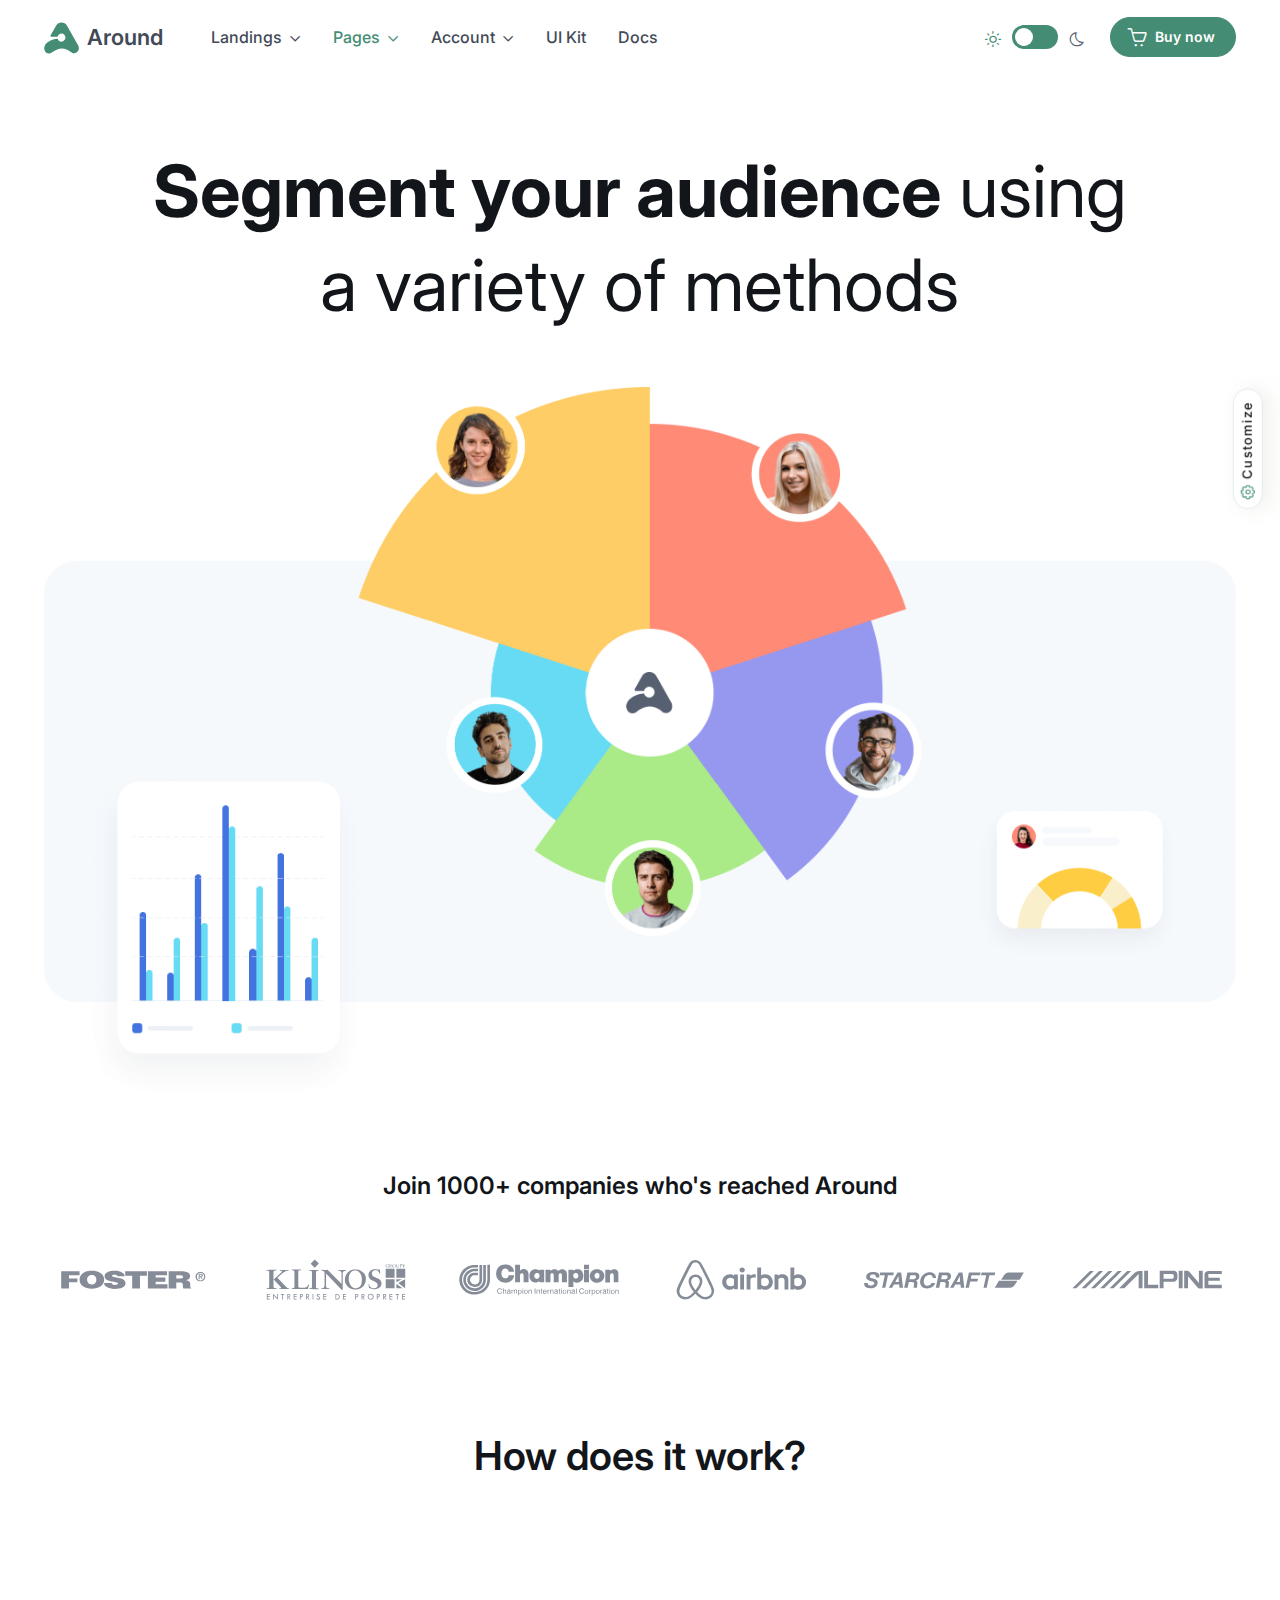
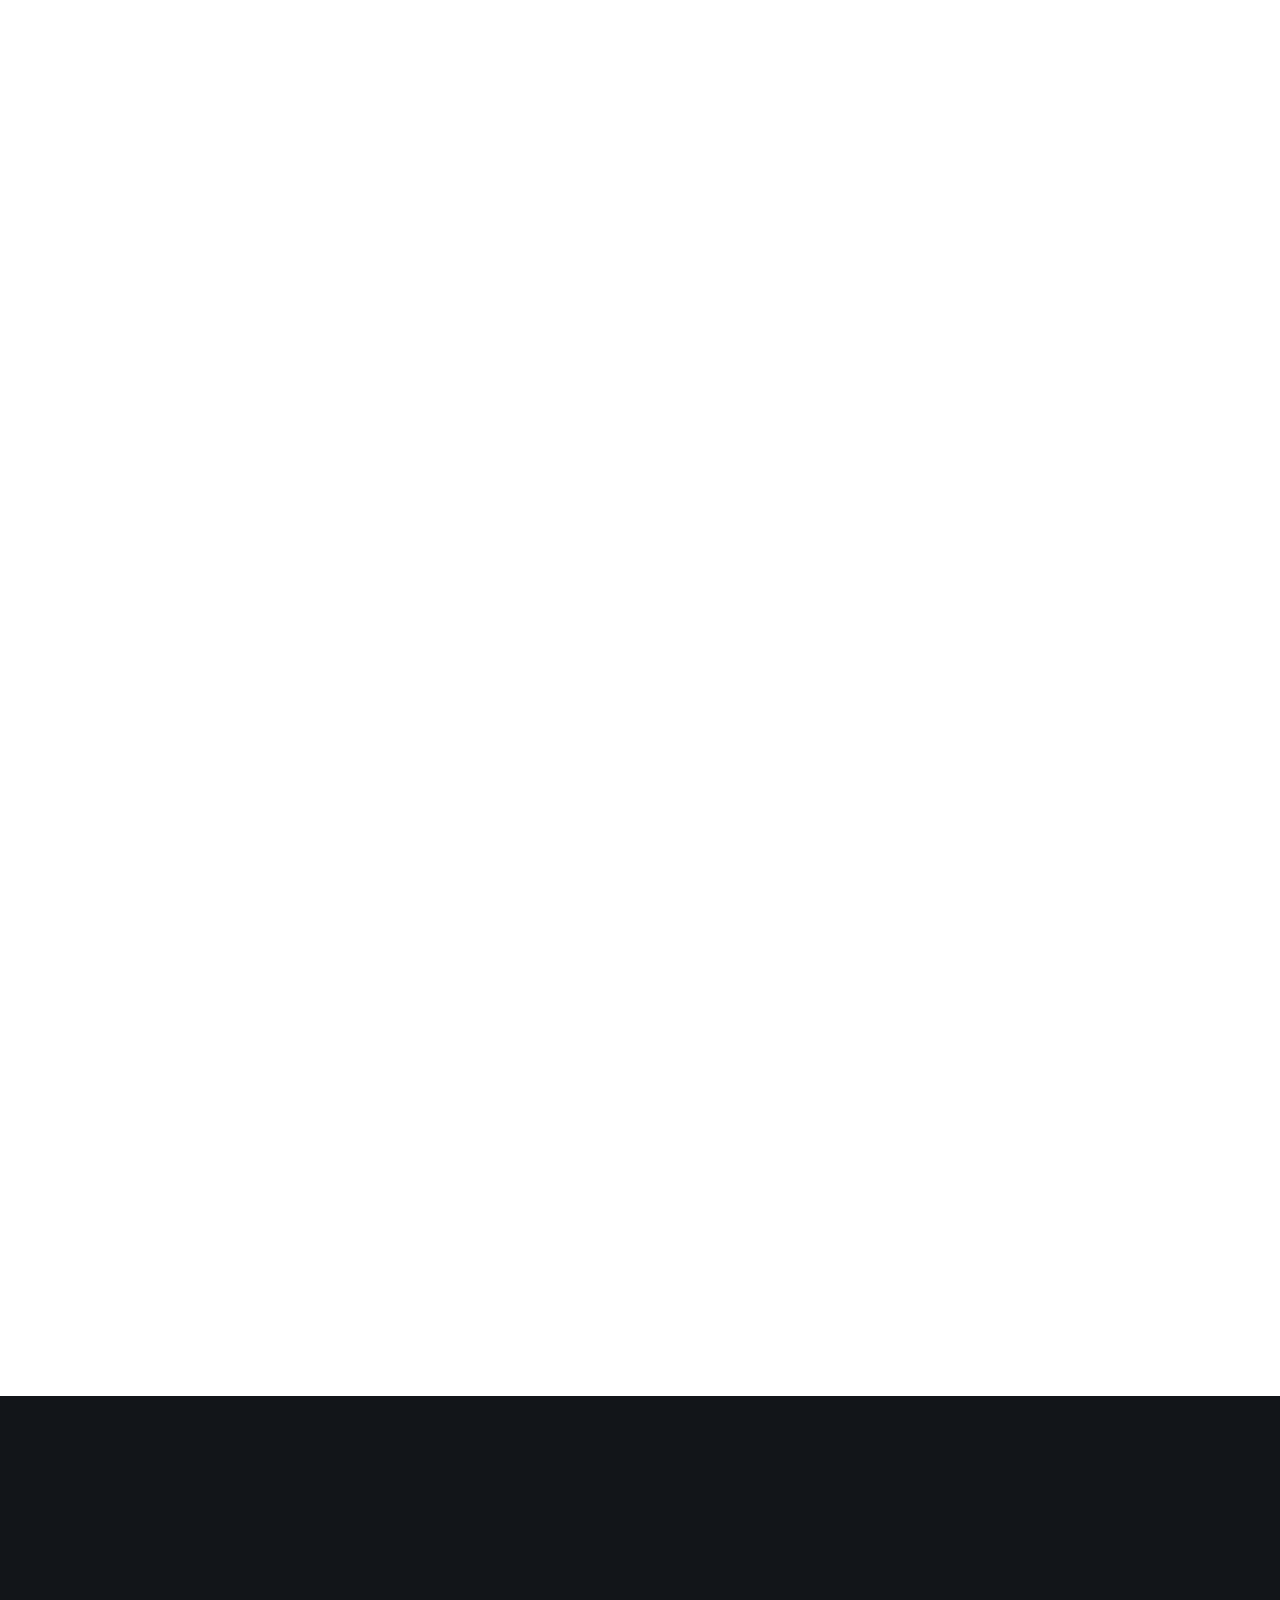
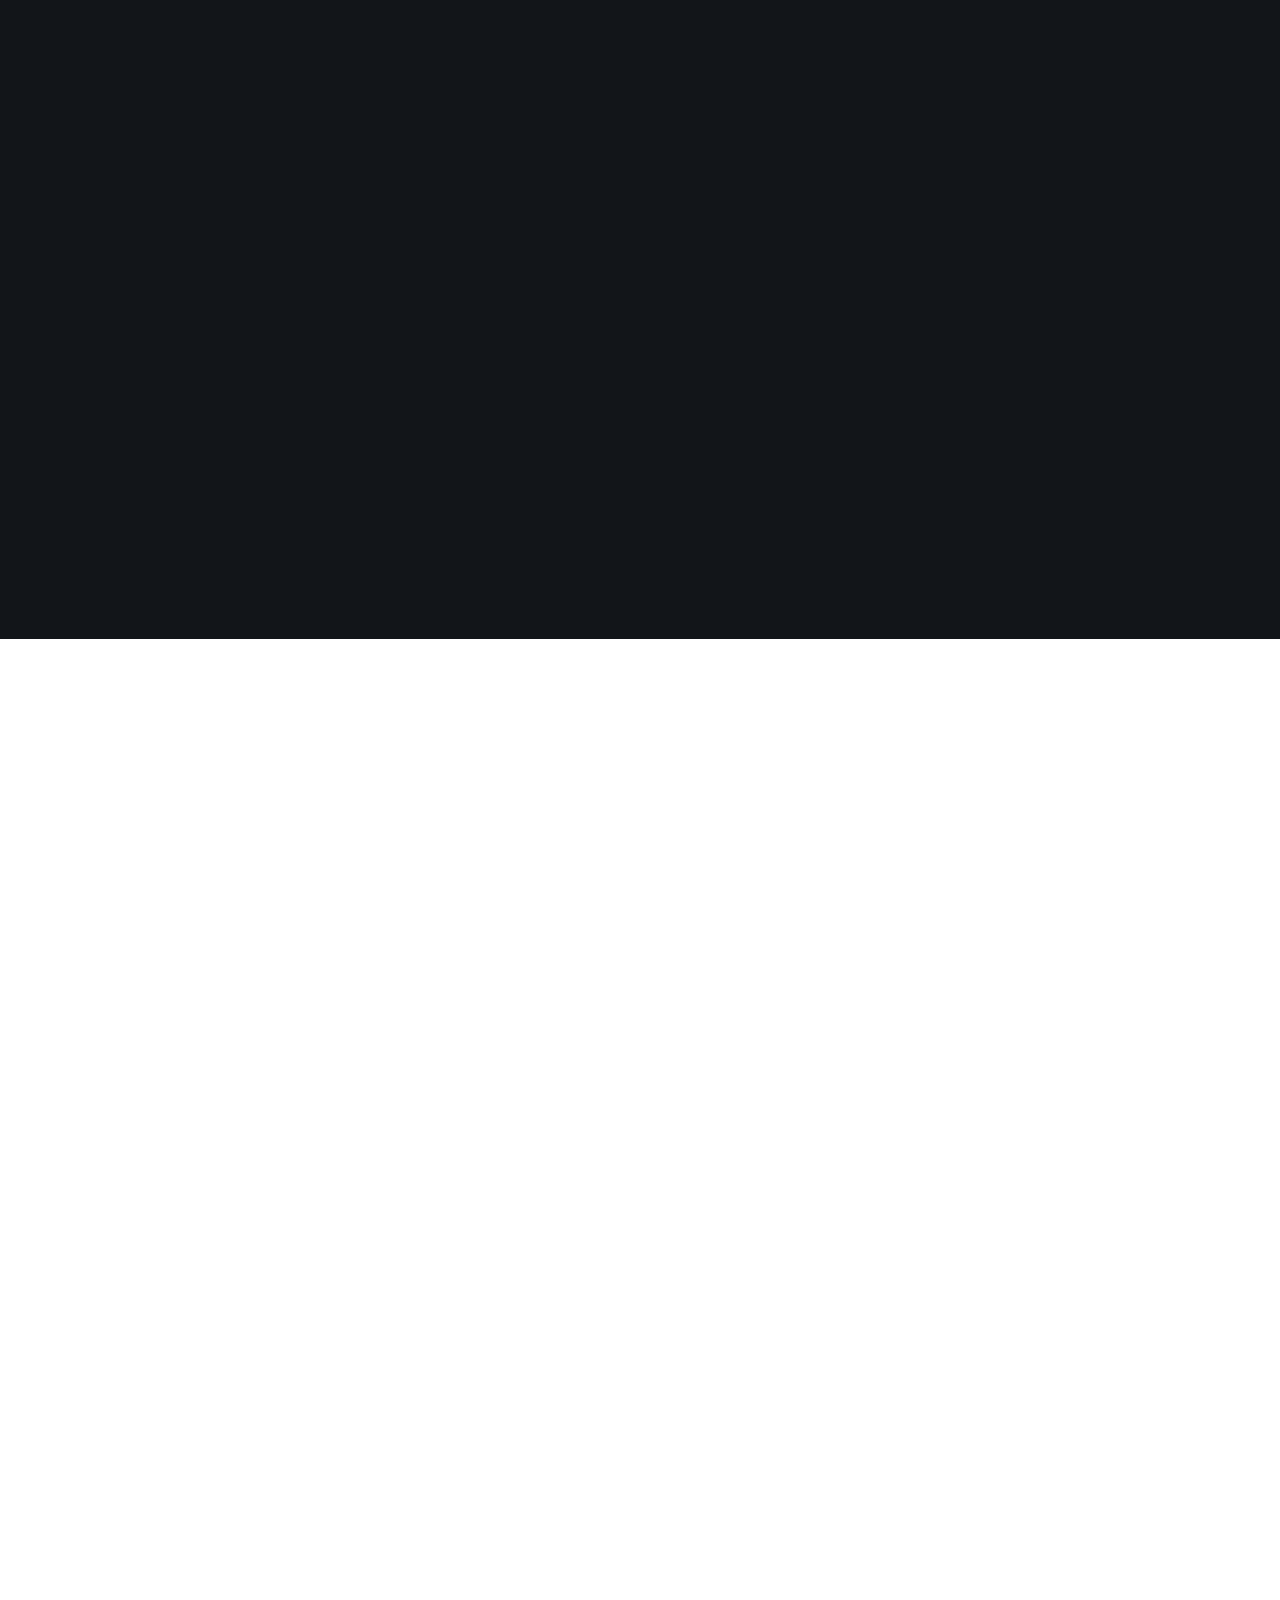
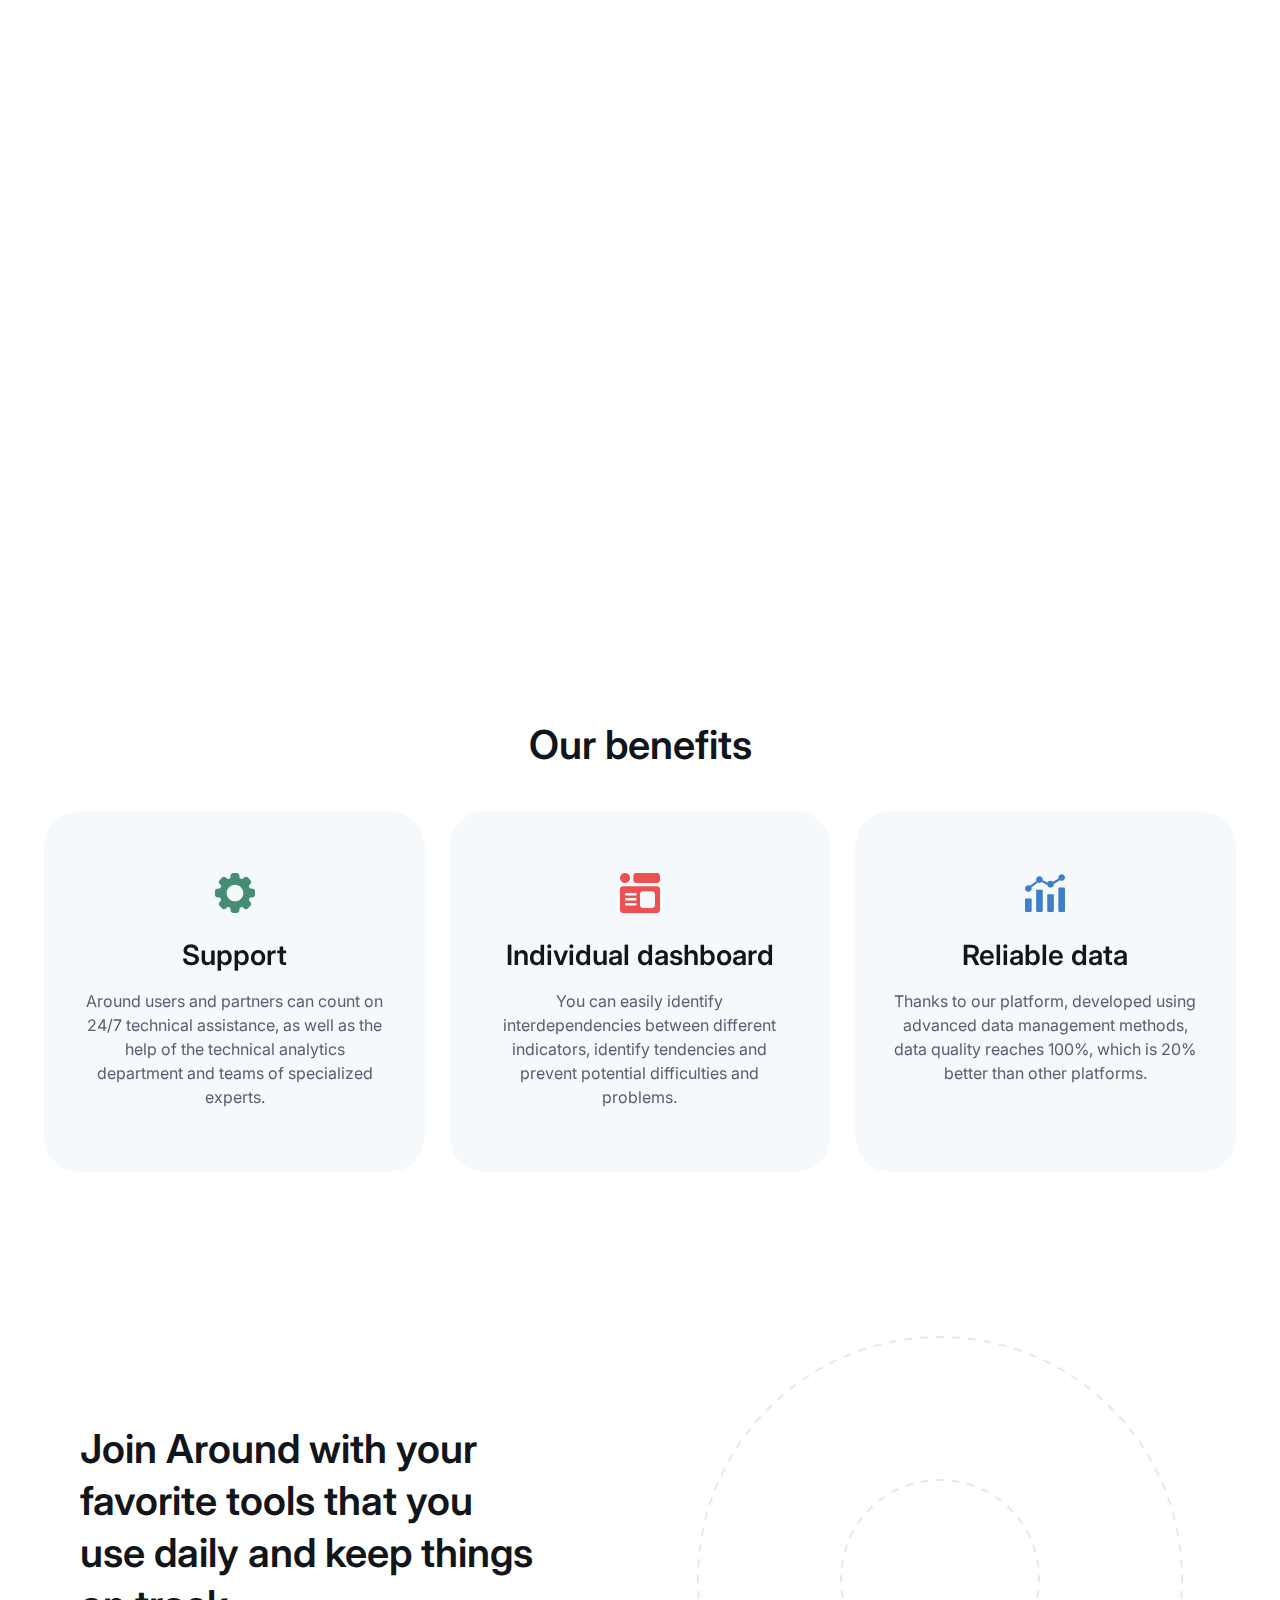
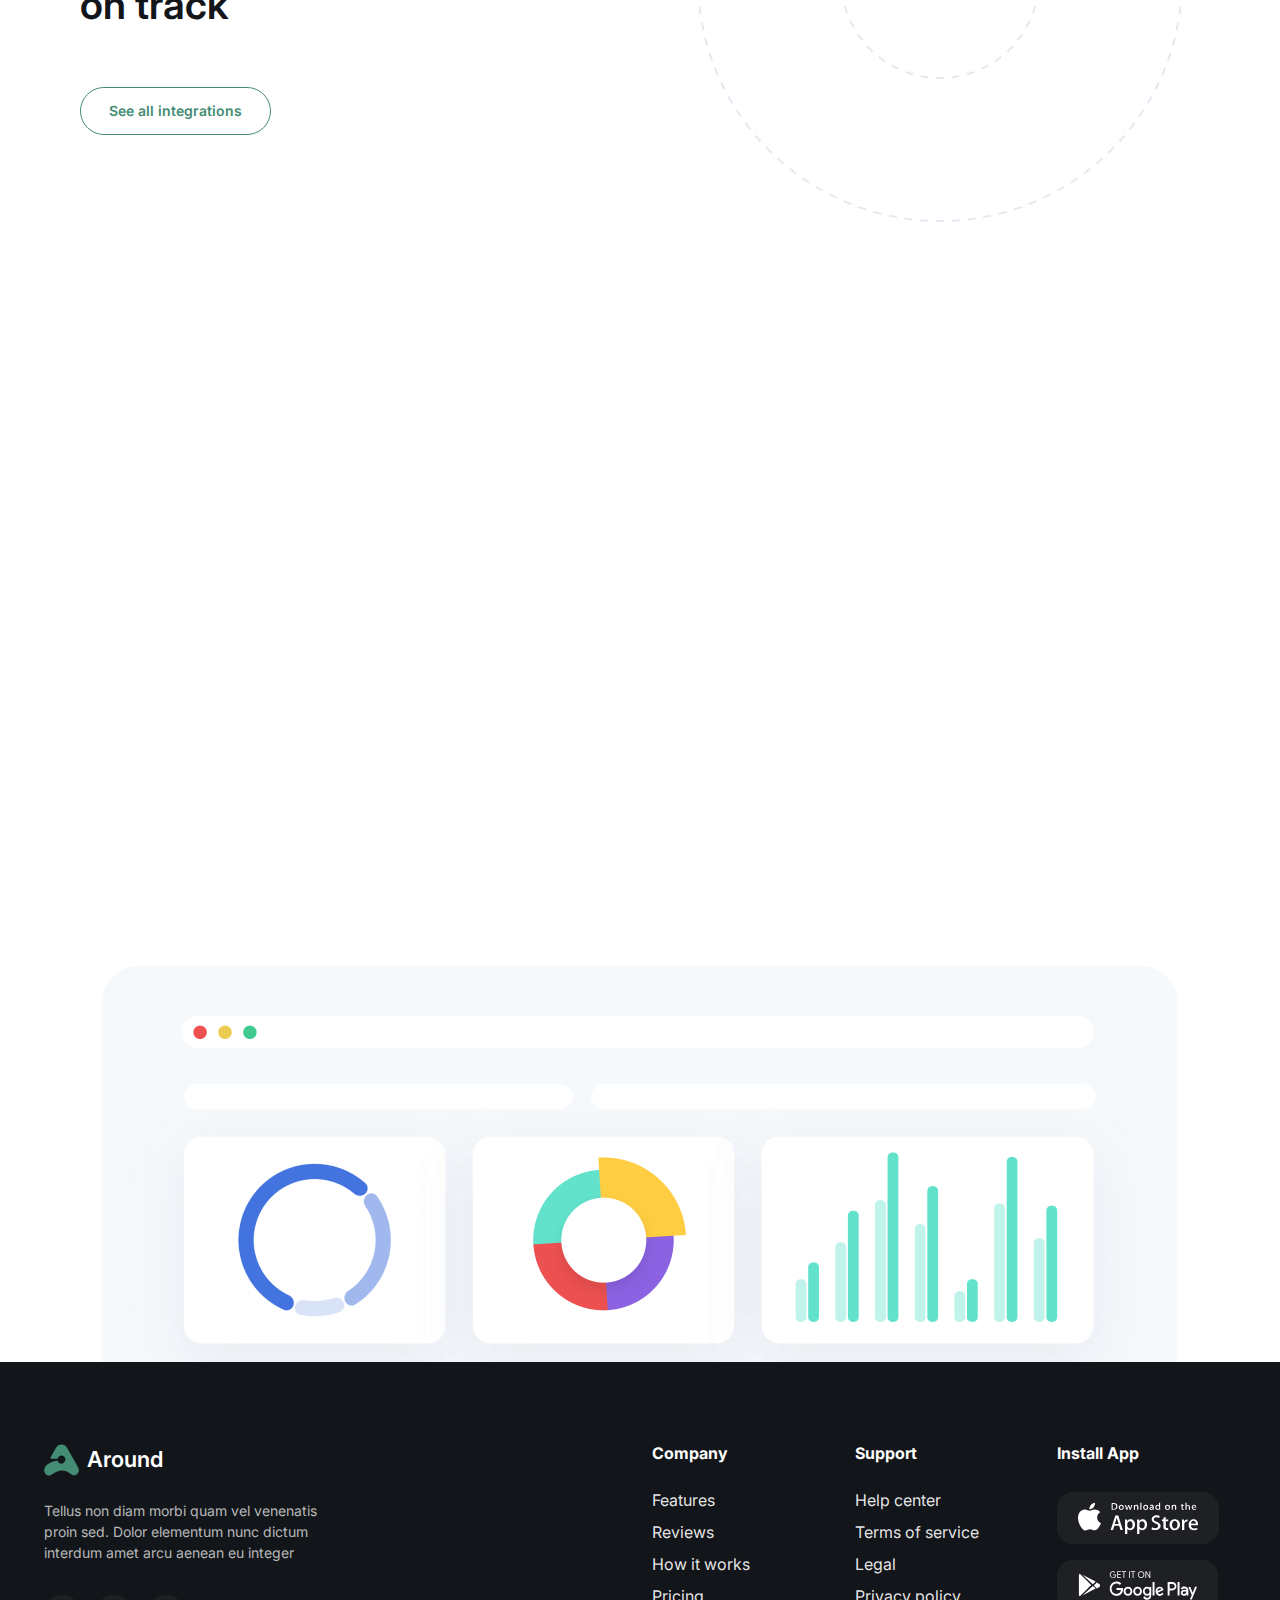
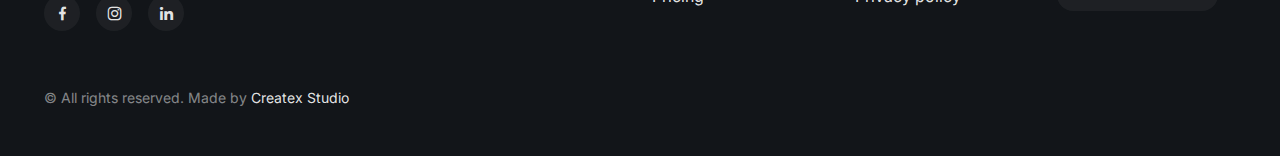
<file: about-product.html>
<!DOCTYPE html>
<html lang="en">
  <head>
    <meta charset="utf-8">
    <title>Around | About - Product</title>
    <!-- SEO Meta Tags-->
    <meta name="description" content="Around - Multipurpose Bootstrap HTML Template">
    <meta name="keywords" content="bootstrap, business, corporate, coworking space, services, creative agency, dashboard, e-commerce, mobile app showcase, saas, multipurpose, product landing, shop, software, ui kit, web studio, landing, dark mode, html5, css3, javascript, gallery, slider, touch, creative">
    <meta name="author" content="Createx Studio">
    <!-- Viewport-->
    <meta name="viewport" content="width=device-width, initial-scale=1">
    <!-- Favicon and Touch Icons-->
    <link rel="apple-touch-icon" sizes="180x180" href="assets/favicon/apple-touch-icon.png">
    <link rel="icon" type="image/png" sizes="32x32" href="assets/favicon/favicon-32x32.png">
    <link rel="icon" type="image/png" sizes="16x16" href="assets/favicon/favicon-16x16.png">
    <link rel="manifest" href="assets/favicon/site.webmanifest">
    <link rel="mask-icon" color="#6366f1" href="assets/favicon/safari-pinned-tab.svg">
    <meta name="msapplication-TileColor" content="#080032">
    <meta name="msapplication-config" content="assets/favicon/browserconfig.xml">
    <meta name="theme-color" content="white">
    <!-- Theme mode-->
    <script>
      let mode = window.localStorage.getItem('mode'),
          root = document.getElementsByTagName('html')[0];
      if (mode !== undefined && mode === 'dark') {
        root.classList.add('dark-mode');
      } else {
        root.classList.remove('dark-mode');
      }
      
      
    </script>
    <!-- Page loading styles-->
    <style>.page-loading {
        position: fixed;
        top: 0;
        right: 0;
        bottom: 0;
        left: 0;
        width: 100%;
        height: 100%;
        -webkit-transition: all .4s .2s ease-in-out;
        transition: all .4s .2s ease-in-out;
        background-color: #fff;
        opacity: 0;
        visibility: hidden;
        z-index: 9999;
      }
      .dark-mode .page-loading {
        background-color: #121519;
      }
      .page-loading.active {
        opacity: 1;
        visibility: visible;
      }
      .page-loading-inner {
        position: absolute;
        top: 50%;
        left: 0;
        width: 100%;
        text-align: center;
        -webkit-transform: translateY(-50%);
        transform: translateY(-50%);
        -webkit-transition: opacity .2s ease-in-out;
        transition: opacity .2s ease-in-out;
        opacity: 0;
      }
      .page-loading.active > .page-loading-inner {
        opacity: 1;
      }
      .page-loading-inner > span {
        display: block;
        font-family: 'Inter', sans-serif;
        font-size: 1rem;
        font-weight: normal;
        color: #6f788b;
      }
      .dark-mode .page-loading-inner > span {
        color: #fff;
        opacity: .6;
      }
      .page-spinner {
        display: inline-block;
        width: 2.75rem;
        height: 2.75rem;
        margin-bottom: .75rem;
        vertical-align: text-bottom;
        background-color: #d7dde2; 
        border-radius: 50%;
        opacity: 0;
        -webkit-animation: spinner .75s linear infinite;
        animation: spinner .75s linear infinite;
      }
      .dark-mode .page-spinner {
        background-color: rgba(255,255,255,.25);
      }
      @-webkit-keyframes spinner {
        0% {
          -webkit-transform: scale(0);
          transform: scale(0);
        }
        50% {
          opacity: 1;
          -webkit-transform: none;
          transform: none;
        }
      }
      @keyframes spinner {
        0% {
          -webkit-transform: scale(0);
          transform: scale(0);
        }
        50% {
          opacity: 1;
          -webkit-transform: none;
          transform: none;
        }
      }
      
    </style>
    <!-- Page loading scripts-->
    <script>
      (function () {
        window.onload = function () {
          const preloader = document.querySelector('.page-loading');
          preloader.classList.remove('active');
          setTimeout(function () {
            preloader.remove();
          }, 1500);
        };
      })();
      
    </script>
    <!-- Import Google Font-->
    <link rel="preconnect" href="https://fonts.googleapis.com">
    <link rel="preconnect" href="https://fonts.gstatic.com" crossorigin>
    <link href="https://fonts.googleapis.com/css2?family=Inter:wght@400;500;600;700;800&amp;display=swap" rel="stylesheet" id="google-font">
    <!-- Vendor styles-->
    <link rel="stylesheet" media="screen" href="assets/vendor/aos/dist/aos.css"/>
    <!-- Main Theme Styles + Bootstrap-->
    <link rel="stylesheet" media="screen" href="assets/css/theme.min.css">
    <!-- Customizer generated styles-->
    <style id="customizer-styles"></style>
    <!-- Google Tag Manager-->
    <script>
      (function(w,d,s,l,i){w[l]=w[l]||[];w[l].push({'gtm.start':
      new Date().getTime(),event:'gtm.js'});var f=d.getElementsByTagName(s)[0],
      j=d.createElement(s),dl=l!='dataLayer'?'&l='+l:'';j.async=true;j.src=
      'https://www.googletagmanager.com/gtm.js?id='+i+dl;f.parentNode.insertBefore(j,f);
      })(window,document,'script','dataLayer','GTM-WKV3GT5');
    </script>
  </head>
  <!-- Body-->
  <body>
    <!-- Google Tag Manager (noscript)-->
    <noscript>
      <iframe src="https://www.googletagmanager.com/ns.html?id=GTM-WKV3GT5" height="0" width="0" style="display: none; visibility: hidden;"></iframe>
    </noscript>
    <!-- Page loading spinner-->
    <div class="page-loading active">
      <div class="page-loading-inner">
        <div class="page-spinner"></div><span>Loading...</span>
      </div>
    </div>
    <!-- Customizer modal-->
    <div class="modal fade" id="customizer-modal" tabindex="-1" role="dialog">
      <div class="modal-dialog modal-lg modal-dialog-scrollable" role="document">
        <div class="modal-content">
          <div class="modal-header">
            <h4 class="modal-title">Your custom styles</h4>
            <button class="btn-close" type="button" data-bs-dismiss="modal" aria-label="Close"></button>
          </div>
          <div class="modal-body py-4">
            <p class="mb-3">Grab the generated styles below. Wrap them inside <code>&lt;style&gt;</code> tag and put in the <code>&lt;head&gt;</code> section of your HTML document.</p>
            <p class="mb-4"><span class='fw-medium'>IMPORTANT:</span> In order for these styles to take effect you have to placed them below:<br><code>&lt;link rel=&quot;stylesheet&quot; media=&quot;screen&quot; href=&quot;assets/css/theme.min.css&quot;&gt;</code></p>
            <div class="bg-secondary overflow-hidden rounded-4">
              <pre class="text-wrap bg-transparent border-0 text-dark p-4" id="custom-generated-styles"></pre>
            </div>
          </div>
          <div class="modal-footer">
            <button class="btn btn-secondary w-100 w-sm-auto mb-3 mb-sm-0" type="button" data-bs-dismiss="modal">Close</button>
            <button class="btn btn-primary w-100 w-sm-auto ms-sm-3" type="button" id="copy-styles-btn"><i class="ai-copy me-2 ms-n1"></i>Copy styles</button>
          </div>
        </div>
      </div>
    </div>
    <!-- Customizer toggler--><a class="position-fixed top-50 bg-light text-dark fw-medium border rounded-pill shadow text-decoration-none" href="#customizer" data-bs-toggle="offcanvas" style="right: -1.75rem; margin-top: -1rem; padding: .25rem .75rem; transform: rotate(-90deg); font-size: calc(var(--ar-body-font-size) * .8125); letter-spacing: .075rem; z-index: 1030;"><i class="ai-settings text-primary fs-base me-1 ms-n1"></i>Customize</a>
    <!-- Customizer offcanvas-->
    <div class="offcanvas offcanvas-end" id="customizer" data-bs-scroll="true" data-bs-backdrop="false" tabindex="-1">
      <div class="offcanvas-header border-bottom">
        <h4 class="offcanvas-title">Customize theme</h4>
        <button class="btn-close" type="button" data-bs-dismiss="offcanvas"></button>
      </div>
      <div class="offcanvas-body">
        <div class="d-flex align-items-center mb-3"><i class="ai-paint-roll text-muted fs-4 me-2"></i>
          <h5 class="mb-0">Colors</h5>
        </div>
        <div class="row row-cols-3 g-3 mb-5" id="theme-colors">
          <div class="col">
            <div class="text-dark fs-sm fw-medium mb-2">Primary</div>
            <div class="color-swatch" id="theme-primary" data-color-labels="[&quot;theme-primary&quot;, &quot;primary&quot;, &quot;primary-rgb&quot;]">
              <label class="ratio ratio-4x3 border rounded-1 cursor-pointer mb-1" for="primary" style="background-color: #448c74;" role="button"></label>
              <input class="form-control form-control-sm" type="text" value="#448c74">
              <input class="visually-hidden" type="color" id="primary" value="#448c74">
            </div>
          </div>
          <div class="col">
            <div class="text-dark fs-sm fw-medium mb-2">Warning</div>
            <div class="color-swatch" id="theme-warning" data-color-labels="[&quot;theme-warning&quot;, &quot;warning&quot;, &quot;warning-rgb&quot;]">
              <label class="ratio ratio-4x3 border rounded-1 cursor-pointer mb-1" for="warning" style="background-color: #edcb50;" role="button"></label>
              <input class="form-control form-control-sm" type="text" value="#edcb50">
              <input class="visually-hidden" type="color" id="warning" value="#edcb50">
            </div>
          </div>
          <div class="col">
            <div class="text-dark fs-sm fw-medium mb-2">Info</div>
            <div class="color-swatch" id="theme-info" data-color-labels="[&quot;theme-info&quot;, &quot;info&quot;, &quot;info-rgb&quot;]">
              <label class="ratio ratio-4x3 border rounded-1 cursor-pointer mb-1" for="info" style="background-color: #3f7fca;" role="button"></label>
              <input class="form-control form-control-sm" type="text" value="#3f7fca">
              <input class="visually-hidden" type="color" id="info" value="#3f7fca">
            </div>
          </div>
          <div class="col">
            <div class="text-dark fs-sm fw-medium pt-1 mb-2">Success</div>
            <div class="color-swatch" id="theme-success" data-color-labels="[&quot;theme-success&quot;, &quot;success&quot;, &quot;success-rgb&quot;]">
              <label class="ratio ratio-4x3 border rounded-1 cursor-pointer mb-1" for="success" style="background-color: #3fca90;" role="button"></label>
              <input class="form-control form-control-sm" type="text" value="#3fca90">
              <input class="visually-hidden" type="color" id="success" value="#3fca90">
            </div>
          </div>
          <div class="col">
            <div class="text-dark fs-sm fw-medium pt-1 mb-2">Danger</div>
            <div class="color-swatch" id="theme-danger" data-color-labels="[&quot;theme-danger&quot;, &quot;danger&quot;, &quot;danger-rgb&quot;]">
              <label class="ratio ratio-4x3 border rounded-1 cursor-pointer mb-1" for="danger" style="background-color: #ed5050;" role="button"></label>
              <input class="form-control form-control-sm" type="text" value="#ed5050">
              <input class="visually-hidden" type="color" id="danger" value="#ed5050">
            </div>
          </div>
        </div>
        <div class="d-flex align-items-center mb-3"><i class="ai-align-left text-muted fs-4 me-2"></i>
          <h5 class="mb-0">Typography <span class="text-muted fs-sm fw-normal">(1rem = 16px)</span></h5>
        </div>
        <div class="mb-5">
          <div class="mb-3">
            <label class="text-dark fs-sm fw-medium pt-1 mb-2" for="font-url">Google font URL</label>
            <input class="form-control" type="url" value="https://fonts.googleapis.com/css2?family=Inter:wght@400;500;600;700&amp;display=swap" id="font-url">
          </div>
          <div class="mb-3">
            <label class="text-dark fs-sm fw-medium pt-1 mb-2" for="body-font-family">Font family</label>
            <input class="form-control" type="text" value="'Inter', sans-serif" id="body-font-family">
          </div>
          <div class="row row-cols-2">
            <div class="col mb-3">
              <label class="d-flex w-100 text-dark fs-sm fw-medium pt-1 mb-2" for="root-font-size">Root font size, rem</label>
              <select class="form-select" id="root-font-size">
                <option value=".75rem">.75</option>
                <option value=".875rem">.875</option>
                <option value="1rem" selected>1</option>
                <option value="1.05rem">1.05</option>
                <option value="1.1rem">1.1</option>
                <option value="1.15rem">1.15</option>
                <option value="1.25rem">1.25</option>
                <option value="1.375rem">1.375</option>
              </select>
            </div>
            <div class="col mb-3">
              <label class="d-flex w-100 text-dark fs-sm fw-medium pt-1 mb-2" for="body-font-size">Body font size, rem</label>
              <select class="form-select" id="body-font-size">
                <option value=".75rem">.75</option>
                <option value=".875rem">.875</option>
                <option value="1rem" selected>1</option>
                <option value="1.15rem">1.15</option>
                <option value="1.25rem">1.25</option>
                <option value="1.375rem">1.375</option>
              </select>
            </div>
          </div>
        </div>
        <div class="d-flex align-items-center mt-n2 mb-3"><i class="ai-maximize text-muted fs-5 me-2"></i>
          <h5 class="mb-0">Borders / Rounding</h5>
        </div>
        <div class="mb-3">
          <label class="d-flex w-100 text-dark fs-sm fw-medium pt-1 mb-2" for="border-width">Border width, px</label>
          <input class="form-control" type="number" min="0" step="1" value="1" id="border-width">
        </div>
        <div class="mb-3">
          <label class="d-flex w-100 text-dark fs-sm fw-medium pt-1 mb-2" for="border-radius">Rounded base, rem</label>
          <input class="form-control" type="number" min="0" step=".05" value="1" id="border-radius">
        </div>
        <div id="theme-border-radiuses">
          <div class="mb-3">
            <label class="d-flex w-100 text-dark fs-sm fw-medium pt-1 mb-2" for="border-radius-sm">
              Rounded SM<span class='text-muted fw-normal ms-1'> = Rounded base multiplied by</span></label>
            <input class="form-control" type="number" min="0" step=".05" value=".75" id="border-radius-sm">
          </div>
          <div class="mb-3">
            <label class="d-flex w-100 text-dark fs-sm fw-medium pt-1 mb-2" for="border-radius-lg">
              Rounded LG<span class='text-muted fw-normal ms-1'> = Rounded base multiplied by</span></label>
            <input class="form-control" type="number" min="0" step=".05" value="1.125" id="border-radius-lg">
          </div>
          <div class="mb-3">
            <label class="d-flex w-100 text-dark fs-sm fw-medium pt-1 mb-2" for="border-radius-xl">
              Rounded XL<span class='text-muted fw-normal ms-1'> = Rounded base multiplied by</span></label>
            <input class="form-control" type="number" min="0" step=".05" value="1.5" id="border-radius-xl">
          </div>
          <div class="mb-3">
            <label class="d-flex w-100 text-dark fs-sm fw-medium pt-1 mb-2" for="border-radius-2xl">
              Rounded 2XL<span class='text-muted fw-normal ms-1'> = Rounded base multiplied by</span></label>
            <input class="form-control" type="number" min="0" step=".05" value="2.25" id="border-radius-2xl">
          </div>
        </div>
      </div>
      <div class="offcanvas-header border-top d-none" id="customizer-btns">
        <button class="btn btn-secondary w-100 me-3" type="button" id="customizer-reset-btn"><i class="ai-undo fs-lg me-2 ms-n1"></i>Reset</button>
        <button class="btn btn-primary w-100" type="button" data-bs-toggle="modal" data-bs-target="#customizer-modal"><i class="ai-code-curly fs-lg me-2 ms-n1"></i>Show styles</button>
      </div>
    </div>
    <!-- Page wrapper-->
    <main class="page-wrapper">
      <!-- Navbar. Remove 'fixed-top' class to make the navigation bar scrollable with the page-->
      <header class="navbar navbar-expand-lg fixed-top bg-light">
        <div class="container"><a class="navbar-brand pe-sm-3" href="index.html"><span class="text-primary flex-shrink-0 me-2">
              <svg version="1.1" width="35" height="32" viewBox="0 0 36 33" xmlns="http://www.w3.org/2000/svg">
                <path fill="currentColor" d="M35.6,29c-1.1,3.4-5.4,4.4-7.9,1.9c-2.3-2.2-6.1-3.7-9.4-3.7c-3.1,0-7.5,1.8-10,4.1c-2.2,2-5.8,1.5-7.3-1.1c-1-1.8-1.2-4.1,0-6.2l0.6-1.1l0,0c0.6-0.7,4.4-5.2,12.5-5.7c0.5,1.8,2,3.1,3.9,3.1c2.2,0,4.1-1.9,4.1-4.2s-1.8-4.2-4.1-4.2c-2,0-3.6,1.4-4,3.3H7.7c-0.8,0-1.3-0.9-0.9-1.6l5.6-9.8c2.5-4.5,8.8-4.5,11.3,0L35.1,24C36,25.7,36.1,27.5,35.6,29z"></path>
              </svg></span>Around</a>
          <div class="form-check form-switch mode-switch order-lg-2 me-3 me-lg-4 ms-auto" data-bs-toggle="mode">
            <input class="form-check-input" type="checkbox" id="theme-mode">
            <label class="form-check-label" for="theme-mode"><i class="ai-sun fs-lg"></i></label>
            <label class="form-check-label" for="theme-mode"><i class="ai-moon fs-lg"></i></label>
          </div><a class="btn btn-primary btn-sm rounded-pill fs-sm order-lg-3 d-none d-sm-inline-flex" href="../themes.getbootstrap.com/product/around-multipurpose-template-ui-kit/index.html" target="_blank" rel="noopener"><i class="ai-cart fs-xl me-2 ms-n1"></i>Buy now</a>
          <button class="navbar-toggler ms-sm-3" type="button" data-bs-toggle="collapse" data-bs-target="#navbarNav"><span class="navbar-toggler-icon"></span></button>
          <nav class="collapse navbar-collapse" id="navbarNav">
            <ul class="navbar-nav navbar-nav-scroll me-auto" style="--ar-scroll-height: 520px;">
              <li class="nav-item dropdown"><a class="nav-link dropdown-toggle" href="#" data-bs-toggle="dropdown" aria-expanded="false">Landings</a>
                <div class="dropdown-menu overflow-hidden p-0">
                  <div class="d-lg-flex">
                    <div class="mega-dropdown-column pt-1 pt-lg-3 pb-lg-4">
                      <ul class="list-unstyled mb-0">
                        <li><a class="dropdown-item" href="index.html">Template Intro Page</a><span class="mega-dropdown-column position-absolute top-0 end-0 h-100 bg-size-cover bg-repeat-0 rounded-3 rounded-start-0" style="background-image: url(assets/img/megamenu/landings.jpg);"></span></li>
                        <li><a class="dropdown-item" href="landing-mobile-app-showcase.html">Mobile App Showcase</a><span class="mega-dropdown-column position-absolute top-0 end-0 h-100 bg-size-cover bg-repeat-0 zindex-2 opacity-0" style="background-image: url(assets/img/megamenu/mobile-app.jpg);"></span></li>
                        <li><a class="dropdown-item" href="landing-product.html">Product Landing</a><span class="mega-dropdown-column position-absolute top-0 end-0 h-100 bg-size-cover bg-repeat-0 zindex-2 opacity-0" style="background-image: url(assets/img/megamenu/product-landing.jpg);"></span></li>
                        <li><a class="dropdown-item" href="landing-saas-v1.html">SaaS v.1</a><span class="mega-dropdown-column position-absolute top-0 end-0 h-100 bg-size-cover bg-repeat-0 zindex-2 opacity-0" style="background-image: url(assets/img/megamenu/saas-1.jpg);"></span></li>
                        <li><a class="dropdown-item" href="landing-saas-v2.html">SaaS v.2</a><span class="mega-dropdown-column position-absolute top-0 end-0 h-100 bg-size-cover bg-repeat-0 zindex-2 opacity-0" style="background-image: url(assets/img/megamenu/saas-2.jpg);"></span></li>
                        <li><a class="dropdown-item" href="landing-saas-v3.html">SaaS v.3<span class="text-danger fs-xs ms-2">New</span></a><span class="mega-dropdown-column position-absolute top-0 end-0 h-100 bg-size-cover bg-repeat-0 zindex-2 opacity-0" style="background-image: url(assets/img/megamenu/saas-3.jpg);"></span></li>
                        <li><a class="dropdown-item" href="landing-shop.html">Shop Homepage</a><span class="mega-dropdown-column position-absolute top-0 end-0 h-100 bg-size-cover bg-repeat-0 zindex-2 opacity-0" style="background-image: url(assets/img/megamenu/shop-homepage.jpg);"></span></li>
                        <li><a class="dropdown-item" href="landing-marketing-agency.html">Marketing Agency</a><span class="mega-dropdown-column position-absolute top-0 end-0 h-100 bg-size-cover bg-repeat-0 zindex-2 opacity-0" style="background-image: url(assets/img/megamenu/marketing-agency.jpg);"></span></li>
                        <li><a class="dropdown-item" href="landing-creative-agency.html">Creative Agency</a><span class="mega-dropdown-column position-absolute top-0 end-0 h-100 bg-size-cover bg-repeat-0 zindex-2 opacity-0" style="background-image: url(assets/img/megamenu/creative-agency.jpg);"></span></li>
                        <li><a class="dropdown-item" href="landing-conference.html">Conference (Event)<span class="text-danger fs-xs ms-2">New</span></a><span class="mega-dropdown-column position-absolute top-0 end-0 h-100 bg-size-cover bg-repeat-0 zindex-2 opacity-0" style="background-image: url(assets/img/megamenu/conference.jpg);"></span></li>
                      </ul>
                    </div>
                    <div class="mega-dropdown-column pb-2 pt-lg-3 pb-lg-4">
                      <ul class="list-unstyled mb-0">
                        <li><a class="dropdown-item" href="landing-web-studio.html">Web Studio</a><span class="mega-dropdown-column position-absolute top-0 end-0 h-100 bg-size-cover bg-repeat-0 zindex-2 opacity-0" style="background-image: url(assets/img/megamenu/web-studio.jpg);"></span></li>
                        <li><a class="dropdown-item" href="landing-corporate.html">Corporate</a><span class="mega-dropdown-column position-absolute top-0 end-0 h-100 bg-size-cover bg-repeat-0 zindex-2 opacity-0" style="background-image: url(assets/img/megamenu/corporate.jpg);"></span></li>
                        <li><a class="dropdown-item" href="landing-business-consulting.html">Business Consulting</a><span class="mega-dropdown-column position-absolute top-0 end-0 h-100 bg-size-cover bg-repeat-0 zindex-2 opacity-0" style="background-image: url(assets/img/megamenu/business-consulting.jpg);"></span></li>
                        <li><a class="dropdown-item" href="landing-coworking-space.html">Coworking Space</a><span class="mega-dropdown-column position-absolute top-0 end-0 h-100 bg-size-cover bg-repeat-0 zindex-2 opacity-0" style="background-image: url(assets/img/megamenu/coworking.jpg);"></span></li>
                        <li><a class="dropdown-item" href="landing-yoga-studio.html">Yoga Studio</a><span class="mega-dropdown-column position-absolute top-0 end-0 h-100 bg-size-cover bg-repeat-0 zindex-2 opacity-0" style="background-image: url(assets/img/megamenu/yoga-studio.jpg);"></span></li>
                        <li><a class="dropdown-item" href="landing-influencer.html">Influencer<span class="text-danger fs-xs ms-2">New</span></a><span class="mega-dropdown-column position-absolute top-0 end-0 h-100 bg-size-cover bg-repeat-0 zindex-2 opacity-0" style="background-image: url(assets/img/megamenu/influencer.jpg);"></span></li>
                        <li><a class="dropdown-item" href="landing-blog.html">Blog Homepage</a><span class="mega-dropdown-column position-absolute top-0 end-0 h-100 bg-size-cover bg-repeat-0 zindex-2 opacity-0" style="background-image: url(assets/img/megamenu/blog-homepage.jpg);"></span></li>
                      </ul>
                    </div>
                    <div class="mega-dropdown-column position-relative border-start zindex-3"></div>
                  </div>
                </div>
              </li>
              <li class="nav-item dropdown"><a class="nav-link dropdown-toggle active" href="#" data-bs-toggle="dropdown" data-bs-auto-close="outside" aria-expanded="false">Pages</a>
                <ul class="dropdown-menu">
                  <li class="dropdown"><a class="dropdown-item dropdown-toggle" href="#" data-bs-toggle="dropdown" aria-expanded="false">Portfolio</a>
                    <ul class="dropdown-menu">
                      <li><a class="dropdown-item" href="portfolio-list-v1.html">List View v.1</a></li>
                      <li><a class="dropdown-item" href="portfolio-list-v2.html">List View v.2</a></li>
                      <li><a class="dropdown-item" href="portfolio-grid-v1.html">Grid View v.1</a></li>
                      <li><a class="dropdown-item" href="portfolio-grid-v2.html">Grid View v.2</a></li>
                      <li><a class="dropdown-item" href="portfolio-slider.html">Slider View</a></li>
                      <li><a class="dropdown-item" href="portfolio-single-v1.html">Single Project v.1</a></li>
                      <li><a class="dropdown-item" href="portfolio-single-v2.html">Single Project v.2</a></li>
                    </ul>
                  </li>
                  <li class="dropdown"><a class="dropdown-item dropdown-toggle" href="#" data-bs-toggle="dropdown" aria-expanded="false">Shop</a>
                    <ul class="dropdown-menu">
                      <li><a class="dropdown-item" href="shop-catalog.html">Catalog (Listing)</a></li>
                      <li><a class="dropdown-item" href="shop-single.html">Product Page</a></li>
                      <li><a class="dropdown-item" href="shop-checkout.html">Checkout</a></li>
                    </ul>
                  </li>
                  <li class="dropdown"><a class="dropdown-item dropdown-toggle" href="#" data-bs-toggle="dropdown" aria-expanded="false">Blog</a>
                    <ul class="dropdown-menu">
                      <li><a class="dropdown-item" href="blog-grid-sidebar.html">Grid View with Sidebar</a></li>
                      <li><a class="dropdown-item" href="blog-grid.html">Grid View no Sidebar</a></li>
                      <li><a class="dropdown-item" href="blog-list-sidebar.html">List View with Sidebar</a></li>
                      <li><a class="dropdown-item" href="blog-list.html">List View no Sidebar</a></li>
                      <li><a class="dropdown-item" href="blog-single-v1.html">Single post v.1</a></li>
                      <li><a class="dropdown-item" href="blog-single-v2.html">Single post v.2</a></li>
                      <li><a class="dropdown-item" href="blog-single-v3.html">Single post v.3</a></li>
                    </ul>
                  </li>
                  <li class="dropdown"><a class="dropdown-item dropdown-toggle" href="#" data-bs-toggle="dropdown" aria-expanded="false">About</a>
                    <ul class="dropdown-menu">
                      <li><a class="dropdown-item" href="about-agency.html">About - Agency</a></li>
                      <li><a class="dropdown-item" href="about-product.html">About - Product</a></li>
                    </ul>
                  </li>
                  <li class="dropdown"><a class="dropdown-item dropdown-toggle" href="#" data-bs-toggle="dropdown" aria-expanded="false">Services</a>
                    <ul class="dropdown-menu">
                      <li><a class="dropdown-item" href="services-v1.html">Services v.1</a></li>
                      <li><a class="dropdown-item" href="services-v2.html">Services v.2</a></li>
                      <li><a class="dropdown-item" href="services-v3.html">Services v.3</a></li>
                    </ul>
                  </li>
                  <li><a class="dropdown-item" href="pricing.html">Pricing</a></li>
                  <li class="dropdown"><a class="dropdown-item dropdown-toggle" href="#" data-bs-toggle="dropdown" aria-expanded="false">Contacts</a>
                    <ul class="dropdown-menu">
                      <li><a class="dropdown-item" href="contacts-v1.html">Contacts v.1</a></li>
                      <li><a class="dropdown-item" href="contacts-v2.html">Contacts v.2</a></li>
                      <li><a class="dropdown-item" href="contacts-v3.html">Contacts v.3</a></li>
                    </ul>
                  </li>
                  <li class="dropdown"><a class="dropdown-item dropdown-toggle" href="#" data-bs-toggle="dropdown" aria-expanded="false">Specialty Pages</a>
                    <ul class="dropdown-menu">
                      <li><a class="dropdown-item" href="404-v1.html">404 Error v.1</a></li>
                      <li><a class="dropdown-item" href="404-v2.html">404 Error v.2</a></li>
                      <li><a class="dropdown-item" href="404-v3.html">404 Error v.3</a></li>
                    </ul>
                  </li>
                </ul>
              </li>
              <li class="nav-item dropdown"><a class="nav-link dropdown-toggle" href="#" data-bs-toggle="dropdown" data-bs-auto-close="outside" aria-expanded="false">Account</a>
                <ul class="dropdown-menu">
                  <li class="dropdown"><a class="dropdown-item dropdown-toggle" href="#" data-bs-toggle="dropdown" aria-expanded="false">Auth pages</a>
                    <ul class="dropdown-menu">
                      <li><a class="dropdown-item" href="account-signin.html">Sign In</a></li>
                      <li><a class="dropdown-item" href="account-signup.html">Sign Up</a></li>
                      <li><a class="dropdown-item" href="account-signinup.html">Sign In / Up</a></li>
                      <li><a class="dropdown-item" href="account-password-recovery.html">Password Recovery</a></li>
                    </ul>
                  </li>
                  <li><a class="dropdown-item" href="account-overview.html">Overview</a></li>
                  <li><a class="dropdown-item" href="account-settings.html">Settings</a></li>
                  <li><a class="dropdown-item" href="account-billing.html">Billing</a></li>
                  <li><a class="dropdown-item" href="account-orders.html">Orders</a></li>
                  <li><a class="dropdown-item" href="account-earnings.html">Earnings</a></li>
                  <li><a class="dropdown-item" href="account-chat.html">Chat (Messages)</a></li>
                  <li><a class="dropdown-item" href="account-favorites.html">Favorites (Wishlist)</a></li>
                </ul>
              </li>
              <li class="nav-item"><a class="nav-link" href="components/typography.html">UI Kit</a></li>
              <li class="nav-item"><a class="nav-link" href="docs/getting-started.html">Docs</a></li>
            </ul>
            <div class="d-sm-none p-3 mt-n3"><a class="btn btn-primary w-100  mb-1" href="../themes.getbootstrap.com/product/around-multipurpose-template-ui-kit/index.html" target="_blank" rel="noopener"><i class="ai-cart fs-xl me-2 ms-n1"></i>Buy now</a></div>
          </nav>
        </div>
      </header>
      <!-- Page content-->
      <!-- Hero-->
      <section class="position-relative overflow-hidden pt-5">
        <div class="container position-relative zindex-2 pt-4 pt-sm-5 mt-2 mt-sm-0 mt-md-2 mt-lg-3 mt-xl-4 mt-xxl-5">
          <div class="row justify-content-center py-4">
            <div class="col-lg-11 col-xl-10 text-center pb-2 pb-sm-3 mb-lg-2 mb-xl-3">
              <h1 class="display-2 fw-normal mb-0"><span class='fw-bold'>Segment your audience</span> using a variety of methods</h1>
            </div>
          </div>
          <div class="parallax">
            <div class="parallax-layer" data-depth="-0.05"><img class="d-dark-mode-none" src="assets/img/about/product/hero/01-light.png" alt="Layer"><img class="d-none d-dark-mode-block" src="assets/img/about/product/hero/01-dark.png" alt="Layer"></div>
            <div class="parallax-layer" data-depth="0.1"><img class="d-dark-mode-none" src="assets/img/about/product/hero/02-light.png" alt="Layer"><img class="d-none d-dark-mode-block" src="assets/img/about/product/hero/02-dark.png" alt="Layer"></div>
            <div class="parallax-layer zindex-2" data-depth="0.2"><img class="d-dark-mode-none" src="assets/img/about/product/hero/03-light.png" alt="Layer"><img class="d-none d-dark-mode-block" src="assets/img/about/product/hero/03-dark.png" alt="Layer"></div>
            <div class="parallax-layer" data-depth="-0.2"><img class="d-dark-mode-none" src="assets/img/about/product/hero/04-light.png" alt="Layer"><img class="d-none d-dark-mode-block" src="assets/img/about/product/hero/04-dark.png" alt="Layer"></div>
            <div class="parallax-layer" data-depth="-0.25"><img class="d-dark-mode-none" src="assets/img/about/product/hero/05-light.png" alt="Layer"><img class="d-none d-dark-mode-block" src="assets/img/about/product/hero/05-dark.png" alt="Layer"></div>
          </div>
        </div>
      </section>
      <!-- Clients-->
      <section class="container pt-5 mt-xl-3 mt-xxl-4">
        <h2 class="h4 text-center pb-3 pb-md-4 mb-lg-4">Join 1000+ companies who's reached Around</h2>
        <div class="row row-cols-3 row-cols-sm-4 row-cols-lg-5 row-cols-xl-6 justify-content-center align-items-center g-4">
          <div class="col text-center"><a class="swap-image my-1 my-sm-2" href="#"><img class="swap-to" src="assets/img/landing/saas-1/brands/foster-color.svg" width="145" alt="Foster">
              <div class="swap-from"><img class="d-dark-mode-none" src="assets/img/landing/saas-1/brands/foster-gray.svg" width="145" alt="Foster"><img class="d-none d-dark-mode-block" src="assets/img/landing/saas-1/brands/foster-light.svg" width="145" alt="Foster"></div></a></div>
          <div class="col text-center"><a class="swap-image my-1 my-sm-2" href="#"><img class="swap-to" src="assets/img/landing/saas-1/brands/klinos-color.svg" width="140" alt="Klinos">
              <div class="swap-from"><img class="d-dark-mode-none" src="assets/img/landing/saas-1/brands/klinos-gray.svg" width="140" alt="Klinos"><img class="d-none d-dark-mode-block" src="assets/img/landing/saas-1/brands/klinos-light.svg" width="140" alt="Klinos"></div></a></div>
          <div class="col text-center"><a class="swap-image my-1 my-sm-2" href="#"><img class="swap-to" src="assets/img/landing/saas-1/brands/champion-color.svg" width="160" alt="Champion">
              <div class="swap-from"><img class="d-dark-mode-none" src="assets/img/landing/saas-1/brands/champion-gray.svg" width="160" alt="Champion"><img class="d-none d-dark-mode-block" src="assets/img/landing/saas-1/brands/champion-light.svg" width="160" alt="Champion"></div></a></div>
          <div class="col text-center"><a class="swap-image my-1 my-sm-2" href="#"><img class="swap-to" src="assets/img/landing/saas-1/brands/airbnb-color.svg" width="130" alt="Airbnb">
              <div class="swap-from"><img class="d-dark-mode-none" src="assets/img/landing/saas-1/brands/airbnb-gray.svg" width="130" alt="Airbnb"><img class="d-none d-dark-mode-block" src="assets/img/landing/saas-1/brands/airbnb-light.svg" width="130" alt="Airbnb"></div></a></div>
          <div class="col text-center"><a class="swap-image my-1 my-sm-2" href="#"><img class="swap-to" src="assets/img/landing/saas-1/brands/starcraft-color.svg" width="160" alt="Starcraft">
              <div class="swap-from"><img class="d-dark-mode-none" src="assets/img/landing/saas-1/brands/starcraft-gray.svg" width="160" alt="Starcraft"><img class="d-none d-dark-mode-block" src="assets/img/landing/saas-1/brands/starcraft-light.svg" width="160" alt="Starcraft"></div></a></div>
          <div class="col text-center"><a class="swap-image my-1 my-sm-2" href="#"><img class="swap-to" src="assets/img/landing/saas-1/brands/alpine-color.svg" width="150" alt="Alpine">
              <div class="swap-from"><img class="d-dark-mode-none" src="assets/img/landing/saas-1/brands/alpine-gray.svg" width="150" alt="Alpine"><img class="d-none d-dark-mode-block" src="assets/img/landing/saas-1/brands/alpine-light.svg" width="150" alt="Alpine"></div></a></div>
        </div>
      </section>
      <!-- How it works (Steps)-->
      <section class="overflow-hidden py-5 my-md-2 my-xl-4 my-xxl-5">
        <div class="container py-2 py-sm-4 py-lg-5">
          <h2 class="h1 text-center pb-3 mb-3 mb-lg-4 mt-xxl-2">How does it work?</h2>
          <!-- Step-->
          <div class="row align-items-center position-relative pb-5 pb-lg-0 mb-1 mb-sm-2 mb-md-4 mb-lg-0">
            <div class="col-md-6 col-xl-5 offset-lg-1 order-md-2 pb-2 pb-md-0 mb-4 mb-md-0" data-aos="fade-left" data-aos-duration="500" data-aos-offset="250" data-disable-parallax-down="md"><img class="d-dark-mode-none" src="assets/img/landing/saas-2/steps/01-light.png" width="525" alt="Image"><img class="d-none d-dark-mode-block" src="assets/img/landing/saas-2/steps/01-dark.png" width="525" alt="Image"></div>
            <div class="col-md-6 col-lg-5 col-xl-4 offset-xl-1 order-md-1" data-aos="fade-right" data-aos-duration="500" data-aos-offset="250" data-disable-parallax-down="md">
              <div class="pe-md-4 pe-lg-0"><span class="badge fs-sm bg-faded-primary text-primary mb-3 mb-lg-4">Step 01</span>
                <h3 class="h2 mb-3 mb-lg-4">Connect your site to the platform using a code</h3>
                <p class="pb-1 pb-lg-0 mb-4 mb-lg-5">Nec id eget malesuada urna at sed est adipiscing auctor at massa id duis fames ut condimentum velit est, donec mauris tortor massa et viverra.</p><a class="btn btn-outline-primary rounded-pill" href="#">Get connected</a>
              </div>
            </div>
          </div>
          <!-- Arrow-->
          <div class="d-none d-lg-flex justify-content-center" data-aos="fade-in" data-aos-duration="500" data-aos-offset="250">
            <svg class="d-block text-primary" width="339" height="365" viewBox="0 0 339 365" fill="none" xmlns="http://www.w3.org/2000/svg" style="margin-left: -150px; margin-top: -140px; margin-bottom: -108px;">
              <path d="M324 291.371C120.111 291.37 240.756 58.7225 1.00032 73.2606" stroke="url(#arrow1)" stroke-width="2" stroke-linecap="round" stroke-dasharray="6 6"></path>
              <path d="M337.375 290.62C338.074 290.998 338.074 292.001 337.375 292.379L328.476 297.196C327.81 297.557 327 297.074 327 296.317L327 286.683C327 285.925 327.81 285.443 328.476 285.803L337.375 290.62Z" fill="currentColor"></path>
              <defs>
                <linearGradient id="arrow1" x1="324" y1="291.5" x2="-2.99974" y2="72.4997" gradientUnits="userSpaceOnUse">
                  <stop offset="0" stop-color="currentColor"></stop>
                  <stop offset="1" stop-color="currentColor" stop-opacity="0"></stop>
                </linearGradient>
              </defs>
            </svg>
          </div>
          <!-- Step-->
          <div class="row align-items-center position-relative pb-5 pb-lg-0 mb-1 mb-sm-2 mb-md-4 mb-lg-0">
            <div class="col-md-6 col-xl-5 offset-xl-1 pb-2 pb-md-0 mb-4 mb-md-0" data-aos="fade-right" data-aos-duration="500" data-aos-offset="250" data-disable-parallax-down="md"><img class="d-dark-mode-none" src="assets/img/landing/saas-2/steps/02-light.png" width="473" alt="Image"><img class="d-none d-dark-mode-block" src="assets/img/landing/saas-2/steps/02-dark.png" width="473" alt="Image"></div>
            <div class="col-md-6 col-lg-5 col-xl-4 offset-lg-1" data-aos="fade-left" data-aos-duration="500" data-aos-offset="250" data-disable-parallax-down="md">
              <div class="ps-md-4 ps-lg-0"><span class="badge fs-sm bg-faded-primary text-primary mb-3 mb-lg-4">Step 02</span>
                <h3 class="h2 mb-3 mb-lg-4">Set up important dashboard metrics</h3>
                <ul class="list-unstyled mb-0">
                  <li class="d-flex pt-1 mt-2"><i class="ai-check-alt text-primary fs-4 mt-n1 me-2"></i>Forecasting and recommendations</li>
                  <li class="d-flex pt-1 mt-2"><i class="ai-check-alt text-primary fs-4 mt-n1 me-2"></i>Identification of patterns, analysis</li>
                  <li class="d-flex pt-1 mt-2"><i class="ai-check-alt text-primary fs-4 mt-n1 me-2"></i>Segmentation by various methods</li>
                </ul>
              </div>
            </div>
          </div>
          <!-- Arrow-->
          <div class="d-none d-lg-flex justify-content-center" data-aos="fade-in" data-aos-duration="500" data-aos-offset="250">
            <svg class="d-block text-primary" width="263" height="275" viewBox="0 0 263 275" fill="none" xmlns="http://www.w3.org/2000/svg" style="margin-top: -60px; margin-left: -120px; margin-bottom: -80px;">
              <path d="M8.13678 249.647C7.47108 250.081 6.59001 249.602 6.59106 248.808L6.60444 238.689C6.60544 237.931 7.4158 237.45 8.08162 237.811L16.5478 242.408C17.2136 242.77 17.2512 243.712 16.6163 244.125L8.13678 249.647Z" fill="currentColor"></path>
              <path d="M261.961 37.8891C216.908 65.6243 128.226 135.486 133.916 193.05C141.029 265.005 265.134 173.468 173.666 148.634C89.2542 125.715 30.9125 210.547 13.9796 236.702" stroke="url(#arrow2)" stroke-width="2" stroke-linecap="round" stroke-dasharray="6 6"></path>
              <defs>
                <linearGradient id="arrow2" x1="13.9797" y1="234.5" x2="276.704" y2="60.1939" gradientUnits="userSpaceOnUse">
                  <stop offset="0" stop-color="currentColor"></stop>
                  <stop offset="1" stop-color="currentColor" stop-opacity="0"></stop>
                </linearGradient>
              </defs>
            </svg>
          </div>
          <!-- Step-->
          <div class="row align-items-center position-relative">
            <div class="col-md-6 col-xl-5 offset-lg-1 order-md-2 d-md-flex justify-content-end pb-2 pb-md-0 mb-4 mb-md-0" data-aos="fade-left" data-aos-duration="500" data-aos-offset="250" data-disable-parallax-down="md"><img class="d-dark-mode-none" src="assets/img/landing/saas-2/steps/03-light.png" width="473" alt="Image"><img class="d-none d-dark-mode-block" src="assets/img/landing/saas-2/steps/03-dark.png" width="473" alt="Image"></div>
            <div class="col-md-6 col-lg-5 col-xl-4 offset-xl-1 order-md-1" data-aos="fade-right" data-aos-duration="500" data-aos-offset="250" data-disable-parallax-down="md">
              <div class="pe-md-4 pe-lg-0"><span class="badge fs-sm bg-faded-primary text-primary mb-3 mb-lg-4">Step 03</span>
                <h3 class="h2 mb-3 mb-lg-4">Download the data in a convenient format</h3>
                <p class="pb-1 pb-lg-0 mb-4 mb-lg-5">Bibendum velit mi, ac sed ac malesuada ultrices non lectus mi pellentesque vel at tempus cras sed a eleifend augue amet mauris, leo ac amet erat.</p><a class="btn btn-outline-primary rounded-pill" href="#">Get connected</a>
              </div>
            </div>
          </div>
        </div>
      </section>
      <!-- Feature 1 (Image + Text)-->
      <section class="bg-dark position-relative overflow-hidden py-5">
        <div class="d-none d-dark-mode-block position-absolute top-0 start-0 w-100 h-100" style="background-color: rgba(255,255,255, .02);"></div>
        <div class="container dark-mode position-relative zindex-2 pt-3 pb-sm-3 pt-sm-4 py-md-5 my-lg-2 my-xl-3 my-xxl-4">
          <div class="row align-items-center py-xxl-2" data-aos="fade-up" data-aos-duration="600" data-aos-offset="300" data-disable-parallax-down="md">
            <div class="col-md-6 pb-3 pb-md-0 mb-3 mb-md-0"><img src="assets/img/about/product/features/01.png" width="620" alt="Image"></div>
            <div class="col-md-6 col-lg-5 col-xxl-4 offset-lg-1" data-aos="fade-up" data-aos-duration="850" data-aos-offset="200" data-disable-parallax-down="md">
              <div class="ps-md-4 ps-lg-0">
                <h2 class="mb-lg-4">Segment your audience using a variety of methods</h2>
                <p class="pb-lg-2 mb-xl-4">Segmentation allows you to divide users according to a given criterion, and then for each of the groups to develop an ads and product. Bibendum velit mi, ac sed ac malesuada ultrices non lectus mi pellentesque vel at tempus cras sed a eleifend augue amet mauris, leo ac amet erat malesuada ultrices.</p><a class="btn btn-lg btn-link px-0" href="#">Learn more<i class="ai-arrow-right ms-2"></i></a>
              </div>
            </div>
          </div>
        </div>
      </section>
      <!-- Feature 2 (Image + Text)-->
      <section class="container pt-5 mt-lg-2 mt-xl-4 mt-xxl-5">
        <div class="row align-items-center pt-2 pt-sm-4 pt-md-5 mt-xl-2 mt-xxl-3" data-aos="fade-up" data-aos-duration="600" data-aos-offset="300" data-disable-parallax-down="md">
          <div class="col-md-7 offset-xl-1 pb-3 pb-md-0 mb-3 mb-md-0 order-md-2"><img class="d-dark-mode-none" src="assets/img/about/product/features/02-light.png" width="744" alt="Image"><img class="d-none d-dark-mode-block" src="assets/img/about/product/features/02-dark.png" width="744" alt="Image"></div>
          <div class="col-md-5 col-xl-4 order-md-1" data-aos="fade-up" data-aos-duration="850" data-aos-offset="200" data-disable-parallax-down="md">
            <h2 class="mb-lg-4">Key performance indicators of audience</h2>
            <p class="pb-1 pb-md-2 mb-xl-4">You can easily identify interdependencies between different indicators, identify tendencies and prevent potential difficulties and problems. Nec id eget suada urna at sed est adipiscing auctor massa id duis fames.</p>
            <div class="row row-cols-2">
              <div class="col">
                <div class="d-table bg-info text-white rounded-1 p-2 mb-3"><i class="ai-time fs-3 m-1"></i></div>
                <h3 class="h5 mb-2">Build in minutes</h3>
                <p class="fs-sm mb-0">Eu dignissim arcu, iaculis orci hendrerit commodo leo eget commodo ornare et.</p>
              </div>
              <div class="col">
                <div class="d-table bg-danger text-white rounded-1 p-2 mb-3"><i class="ai-cloud-download fs-3 m-1"></i></div>
                <h3 class="h5 mb-2">Download data</h3>
                <p class="fs-sm mb-0">Adipiscing in aliquam iaculis  pellentesque facilisi commo consequat in ornare.</p>
              </div>
            </div>
          </div>
        </div>
      </section>
      <!-- Feature 3 (Image + Text)-->
      <section class="container pt-5 mt-lg-2 mt-xl-4 mt-xxl-5">
        <div class="row align-items-center pt-2 pt-sm-4 pt-md-5 mt-xl-2 mt-xxl-3" data-aos="fade-up" data-aos-duration="600" data-aos-offset="300" data-disable-parallax-down="md">
          <div class="col-md-6 col-lg-5 pb-3 pb-md-0 mb-3 mb-md-0"><img src="assets/img/about/product/features/03.png" width="526" alt="Image"></div>
          <div class="col-md-6 col-lg-5 col-xxl-4 offset-lg-1 offset-xxl-2" data-aos="fade-up" data-aos-duration="850" data-aos-offset="200" data-disable-parallax-down="md">
            <div class="ps-md-4 ps-lg-0">
              <h2 class="mb-lg-4">Make visualization of data analysis results simple and clear way</h2>
              <p class="pb-2 pb-md-3 mb-xl-4">Morbi et massa fames ac scelerisque sit commodo dignissim faucibus vel quisque proin lectus laoreet sem adipiscing sollicitudin erat massa tellus lorem enim aenean phasellus in hendrerit interdum lorem proin pretium dictum urna suspendisse quis risus et.</p><a class="btn btn-lg btn-outline-primary rounded-pill" href="#">Start free 14-day trial</a>
            </div>
          </div>
        </div>
      </section>
      <!-- Benefits-->
      <section class="container pt-5 mt-md-3 mt-lg-2 mt-xl-4 mt-xxl-5">
        <h2 class="h1 text-center pt-3 pt-sm-4 pt-lg-5 pb-3 mb-3 mb-lg-4 mt-xl-3">Our benefits</h2>
        <div class="row row-cols-1 row-cols-sm-2 row-cols-md-3 g-4">
          <!-- Item-->
          <div class="col">
            <div class="card card-flip">
              <div class="card-flip-inner">
                <div class="card-flip-front bg-secondary rounded-5 py-2 py-lg-4 px-0">
                  <div class="card-body text-center">
                    <svg class="d-block text-primary mb-4 mx-auto" width="40" height="40" viewBox="0 0 40 40" fill="currentColor" xmlns="http://www.w3.org/2000/svg">
                      <path d="M37.805 15.6567L34.6717 15.2583C34.4133 14.4633 34.095 13.6967 33.7233 12.9683L35.6583 10.4767C36.4417 9.46833 36.35 8.045 35.455 7.17833L32.83 4.55333C31.955 3.65 30.5317 3.56 29.5217 4.34167L27.0333 6.27667C26.305 5.905 25.5383 5.58667 24.7417 5.32833L24.3433 2.2C24.1933 0.945 23.1283 0 21.8667 0H18.1333C16.8717 0 15.8067 0.945 15.6567 2.195L15.2583 5.32833C14.4617 5.58667 13.695 5.90333 12.9667 6.27667L10.4767 4.34167C9.47 3.56 8.04667 3.65 7.17833 4.545L4.55333 7.16833C3.65 8.045 3.55833 9.46833 4.34167 10.4783L6.27667 12.9683C5.90333 13.6967 5.58667 14.4633 5.32833 15.2583L2.2 15.6567C0.945 15.8067 0 16.8717 0 18.1333V21.8667C0 23.1283 0.945 24.1933 2.195 24.3433L5.32833 24.7417C5.58667 25.5367 5.905 26.3033 6.27667 27.0317L4.34167 29.5233C3.55833 30.5317 3.65 31.955 4.545 32.8217L7.17 35.4467C8.04667 36.3483 9.46833 36.4383 10.4783 35.6567L12.9683 33.7217C13.6967 34.095 14.4633 34.4133 15.2583 34.67L15.6567 37.7967C15.8067 39.055 16.8717 40 18.1333 40H21.8667C23.1283 40 24.1933 39.055 24.3433 37.805L24.7417 34.6717C25.5367 34.4133 26.3033 34.095 27.0317 33.7233L29.5233 35.6583C30.5317 36.4417 31.955 36.35 32.8217 35.455L35.4467 32.83C36.35 31.9533 36.4417 30.5317 35.6583 29.5217L33.7233 27.0317C34.0967 26.3033 34.415 25.5367 34.6717 24.7417L37.7983 24.3433C39.0533 24.1933 39.9983 23.1283 39.9983 21.8667V18.1333C40 16.8717 39.055 15.8067 37.805 15.6567ZM20 28.3333C15.405 28.3333 11.6667 24.595 11.6667 20C11.6667 15.405 15.405 11.6667 20 11.6667C24.595 11.6667 28.3333 15.405 28.3333 20C28.3333 24.595 24.595 28.3333 20 28.3333Z"></path>
                    </svg>
                    <h3>Support</h3>
                    <p class="card-text">Around users and partners can count on 24/7 technical assistance, as well as the help of the technical analytics department and teams of specialized experts.</p>
                  </div>
                </div>
                <div class="card-flip-back bg-primary rounded-5 py-2 py-lg-4 px-0">
                  <div class="card-body text-center">
                    <svg class="d-block text-white mt-2 mt-lg-n4 mb-4 mx-auto" width="32" height="32" viewBox="0 0 32 32" fill="currentColor" xmlns="http://www.w3.org/2000/svg">
                      <path d="M30.244 12.5253L27.7373 12.2067C27.5307 11.5707 27.276 10.9573 26.9787 10.3747L28.5267 8.38133C29.1533 7.57467 29.08 6.436 28.364 5.74267L26.264 3.64267C25.564 2.92 24.4253 2.848 23.6173 3.47333L21.6267 5.02133C21.044 4.724 20.4307 4.46933 19.7933 4.26267L19.4747 1.76C19.3547 0.756 18.5027 0 17.4933 0H14.5067C13.4973 0 12.6453 0.756 12.5253 1.756L12.2067 4.26267C11.5693 4.46933 10.956 4.72267 10.3733 5.02133L8.38133 3.47333C7.576 2.848 6.43733 2.92 5.74267 3.636L3.64267 5.73467C2.92 6.436 2.84667 7.57467 3.47333 8.38267L5.02133 10.3747C4.72267 10.9573 4.46933 11.5707 4.26267 12.2067L1.76 12.5253C0.756 12.6453 0 13.4973 0 14.5067V17.4933C0 18.5027 0.756 19.3547 1.756 19.4747L4.26267 19.7933C4.46933 20.4293 4.724 21.0427 5.02133 21.6253L3.47333 23.6187C2.84667 24.4253 2.92 25.564 3.636 26.2573L5.736 28.3573C6.43733 29.0787 7.57467 29.1507 8.38267 28.5253L10.3747 26.9773C10.9573 27.276 11.5707 27.5307 12.2067 27.736L12.5253 30.2373C12.6453 31.244 13.4973 32 14.5067 32H17.4933C18.5027 32 19.3547 31.244 19.4747 30.244L19.7933 27.7373C20.4293 27.5307 21.0427 27.276 21.6253 26.9787L23.6187 28.5267C24.4253 29.1533 25.564 29.08 26.2573 28.364L28.3573 26.264C29.08 25.5627 29.1533 24.4253 28.5267 23.6173L26.9787 21.6253C27.2773 21.0427 27.532 20.4293 27.7373 19.7933L30.2387 19.4747C31.2427 19.3547 31.9987 18.5027 31.9987 17.4933V14.5067C32 13.4973 31.244 12.6453 30.244 12.5253ZM16 22.6667C12.324 22.6667 9.33333 19.676 9.33333 16C9.33333 12.324 12.324 9.33333 16 9.33333C19.676 9.33333 22.6667 12.324 22.6667 16C22.6667 19.676 19.676 22.6667 16 22.6667Z"></path>
                    </svg>
                    <div class="h3 display-4 text-white pb-1 mb-2">24/7</div>
                    <p class="card-text text-white opacity-70">Around users and partners can count on 24/7 technical assistance, as well as the help of the technical analytics department and teams of specialized experts.</p>
                  </div>
                </div>
              </div>
            </div>
          </div>
          <!-- Item-->
          <div class="col">
            <div class="card card-flip">
              <div class="card-flip-inner">
                <div class="card-flip-front bg-secondary rounded-5 py-2 py-lg-4 px-0">
                  <div class="card-body text-center">
                    <svg class="d-block text-danger mb-4 mx-auto" width="40" height="40" viewBox="0 0 40 40" fill="currentColor" xmlns="http://www.w3.org/2000/svg">
                      <path d="M37.0833 13.3335H2.91669C1.31669 13.3335 0 14.6502 0 16.2502V37.0835C0 38.6835 1.31669 40.0002 2.91669 40.0002H37.0834C38.6834 40.0002 40.0001 38.6835 40.0001 37.0835V16.2502C40 14.6502 38.6833 13.3335 37.0833 13.3335ZM35 21.2502V32.0835C35 33.6835 33.7 35.0002 32.0833 35.0002H22.9167C21.3 35.0002 20 33.6835 20 32.0835V21.2502C20 19.6502 21.3 18.3335 22.9167 18.3335H32.0834C33.7 18.3335 35 19.6502 35 21.2502ZM15.4167 27.5002H6.25C5.56669 27.5002 5 26.9335 5 26.2502C5 25.5669 5.56669 25.0002 6.25 25.0002H15.4167C16.1 25.0002 16.6667 25.5669 16.6667 26.2502C16.6667 26.9335 16.1 27.5002 15.4167 27.5002ZM16.6667 31.2502C16.6667 31.9335 16.1 32.5002 15.4167 32.5002H6.25C5.56669 32.5002 5 31.9335 5 31.2502C5 30.5669 5.56669 30.0002 6.25 30.0002H15.4167C16.1 30.0002 16.6667 30.5669 16.6667 31.2502ZM15.4167 22.5002H6.25C5.56669 22.5002 5 21.9335 5 21.2502C5 20.5669 5.56669 20.0002 6.25 20.0002H15.4167C16.1 20.0002 16.6667 20.5669 16.6667 21.2502C16.6667 21.9335 16.1 22.5002 15.4167 22.5002Z"></path>
                      <path d="M37.0859 0H16.2526C14.6443 0 13.3359 1.30835 13.3359 2.91669V7.08339C13.3359 8.69173 14.6443 10.0001 16.2526 10.0001H37.0859C38.6943 10 40.0026 8.69165 40.0026 7.08331V2.91669C40.0026 1.30835 38.6943 0 37.0859 0Z"></path>
                      <path d="M5 10C7.76142 10 10 7.76142 10 5C10 2.23858 7.76142 0 5 0C2.23858 0 0 2.23858 0 5C0 7.76142 2.23858 10 5 10Z"></path>
                    </svg>
                    <h3>Individual dashboard</h3>
                    <p class="card-text">You can easily identify interdependencies between different indicators, identify tendencies and prevent potential difficulties and problems.</p>
                  </div>
                </div>
                <div class="card-flip-back bg-danger rounded-5 py-2 py-lg-4 px-0">
                  <div class="card-body text-center">
                    <svg class="d-block text-white mt-2 mt-lg-n4 mb-4 mx-auto" width="32" height="32" viewBox="0 0 32 32" fill="currentColor" xmlns="http://www.w3.org/2000/svg">
                      <path d="M29.6664 10.667H2.33334C1.05335 10.667 0 11.7203 0 13.0003V29.6669C0 30.9468 1.05335 32.0002 2.33334 32.0002H29.6665C30.9465 32.0002 31.9998 30.9468 31.9998 29.6669V13.0003C31.9998 11.7203 30.9464 10.667 29.6664 10.667ZM27.9998 17.0003V25.6669C27.9998 26.9469 26.9598 28.0002 25.6665 28.0002H18.3332C17.0399 28.0002 15.9999 26.9469 15.9999 25.6669V17.0003C15.9999 15.7203 17.0399 14.667 18.3332 14.667H25.6665C26.9598 14.667 27.9998 15.7203 27.9998 17.0003ZM12.3333 22.0003H4.99997C4.45332 22.0003 3.99997 21.5469 3.99997 21.0003C3.99997 20.4536 4.45332 20.0003 4.99997 20.0003H12.3333C12.8799 20.0003 13.3333 20.4536 13.3333 21.0003C13.3333 21.5469 12.8799 22.0003 12.3333 22.0003ZM13.3333 25.0002C13.3333 25.5469 12.8799 26.0002 12.3333 26.0002H4.99997C4.45332 26.0002 3.99997 25.5469 3.99997 25.0002C3.99997 24.4536 4.45332 24.0003 4.99997 24.0003H12.3333C12.8799 24.0003 13.3333 24.4536 13.3333 25.0002ZM12.3333 18.0003H4.99997C4.45332 18.0003 3.99997 17.5469 3.99997 17.0003C3.99997 16.4537 4.45332 16.0003 4.99997 16.0003H12.3333C12.8799 16.0003 13.3333 16.4537 13.3333 17.0003C13.3333 17.5469 12.8799 18.0003 12.3333 18.0003Z"></path>
                      <path d="M29.6639 0H12.9974C11.7107 0 10.6641 1.04667 10.6641 2.33334V5.66667C10.6641 6.95334 11.7107 8.00001 12.9974 8.00001H29.6639C30.9506 7.99994 31.9973 6.95327 31.9973 5.66661V2.33334C31.9973 1.04667 30.9506 0 29.6639 0Z"></path>
                      <path d="M3.99997 7.99994C6.2091 7.99994 7.99994 6.2091 7.99994 3.99997C7.99994 1.79085 6.2091 0 3.99997 0C1.79085 0 0 1.79085 0 3.99997C0 6.2091 1.79085 7.99994 3.99997 7.99994Z"></path>
                    </svg>
                    <div class="h3 display-4 text-white pb-1 mb-2">136</div>
                    <p class="card-text text-white opacity-70">You can easily identify interdependencies between different indicators, identify tendencies and prevent potential difficulties and problems.</p>
                  </div>
                </div>
              </div>
            </div>
          </div>
          <!-- Item-->
          <div class="col">
            <div class="card card-flip">
              <div class="card-flip-inner">
                <div class="card-flip-front bg-secondary rounded-5 py-2 py-lg-4 px-0">
                  <div class="card-body text-center">
                    <svg class="d-block text-info mb-4 mx-auto" width="40" height="40" viewBox="0 0 40 40" fill="currentColor" xmlns="http://www.w3.org/2000/svg">
                      <path d="M1.11125 25.5903H5.55542C6.16903 25.5903 6.66667 26.0876 6.66667 26.7012V37.8124C6.66667 38.426 6.16903 38.9237 5.55542 38.9237H1.11125C0.49764 38.9237 0 38.426 0 37.8124V26.7012C0 26.0876 0.49764 25.5903 1.11125 25.5903Z"></path>
                      <path d="M12.2202 16.7012H16.6648C17.2784 16.7012 17.776 17.1988 17.776 17.8124V37.8124C17.776 38.426 17.2784 38.9237 16.6648 38.9237H12.2202C11.6066 38.9237 11.1094 38.426 11.1094 37.8124V17.8124C11.1094 17.1988 11.6066 16.7012 12.2202 16.7012Z"></path>
                      <path d="M23.33 21.146H27.7746C28.3882 21.146 28.8854 21.6436 28.8854 22.2572V37.8127C28.8854 38.4263 28.3882 38.9239 27.7746 38.9239H23.33C22.7164 38.9239 22.2188 38.4263 22.2188 37.8127V22.2572C22.2188 21.6436 22.7164 21.146 23.33 21.146Z"></path>
                      <path d="M34.4472 14.479H38.8914C39.505 14.479 40.0026 14.9766 40.0026 15.5903V37.8123C40.0026 38.4259 39.505 38.9236 38.8914 38.9236H34.4472C33.8336 38.9236 33.3359 38.4259 33.3359 37.8123V15.5903C33.3359 14.9766 33.8336 14.479 34.4472 14.479Z"></path>
                      <path d="M36.6667 1.146C34.8267 1.14803 33.3354 2.63932 33.3333 4.47933C33.3378 4.84228 33.4021 5.20199 33.5238 5.54378L27.9614 8.85026C27.2314 8.07593 26.1731 7.70076 25.1184 7.84196C24.0633 7.98315 23.1413 8.62362 22.6404 9.56274L17.7344 7.13273C17.7584 6.98991 17.7726 6.84587 17.7779 6.70142C17.7804 5.35213 16.9694 4.13468 15.7235 3.6167C14.4775 3.09912 13.0424 3.38354 12.0882 4.33732C11.1336 5.2911 10.8484 6.72583 11.3656 7.97217L5.00163 12.7215C4.49707 12.4208 3.9209 12.2605 3.33333 12.2572C1.49251 12.2572 0 13.7493 0 15.5906C0 17.4314 1.49251 18.9239 3.33333 18.9239C5.17415 18.9239 6.66667 17.4314 6.66667 15.5906C6.66382 15.1894 6.58813 14.7926 6.44328 14.4187L12.8707 9.62174C14.128 10.3228 15.6962 10.1173 16.7301 9.11556L22.3092 11.8788C22.6811 13.5353 24.2399 14.647 25.9273 14.459C27.6147 14.271 28.8908 12.844 28.8888 11.146C28.8888 11.0614 28.87 10.9816 28.8639 10.8986L34.9137 7.302C35.4382 7.63363 36.0457 7.81063 36.6667 7.81266C38.5075 7.81266 40 6.32015 40 4.47933C40 2.63851 38.5075 1.146 36.6667 1.146Z"></path>
                    </svg>
                    <h3>Reliable data</h3>
                    <p class="card-text">Thanks to our platform, developed using advanced data management methods, data quality reaches 100%, which is 20% better than other platforms.</p>
                  </div>
                </div>
                <div class="card-flip-back bg-info rounded-5 py-2 py-lg-4 px-0">
                  <div class="card-body text-center">
                    <svg class="d-block text-white mt-2 mt-lg-n4 mb-4 mx-auto" width="32" height="32" viewBox="0 0 32 32" fill="currentColor" xmlns="http://www.w3.org/2000/svg">
                      <path d="M0.888997 20.4722H4.44434C4.93522 20.4722 5.33333 20.87 5.33333 21.3608V30.2498C5.33333 30.7407 4.93522 31.1388 4.44434 31.1388H0.888997C0.398112 31.1388 0 30.7407 0 30.2498V21.3608C0 20.87 0.398112 20.4722 0.888997 20.4722Z"></path>
                      <path d="M9.7793 13.3608H13.335C13.8258 13.3608 14.224 13.759 14.224 14.2498V30.2498C14.224 30.7407 13.8258 31.1388 13.335 31.1388H9.7793C9.28841 31.1388 8.89062 30.7407 8.89062 30.2498V14.2498C8.89062 13.759 9.28841 13.3608 9.7793 13.3608Z"></path>
                      <path d="M18.6702 16.9165H22.2259C22.7168 16.9165 23.1146 17.3146 23.1146 17.8055V30.2498C23.1146 30.7407 22.7168 31.1388 22.2259 31.1388H18.6702C18.1794 31.1388 17.7812 30.7407 17.7812 30.2498V17.8055C17.7812 17.3146 18.1794 16.9165 18.6702 16.9165V16.9165Z"></path>
                      <path d="M27.5531 11.5835H31.1084C31.5993 11.5835 31.9974 11.9816 31.9974 12.4725V30.2502C31.9974 30.7411 31.5993 31.1392 31.1084 31.1392H27.5531C27.0622 31.1392 26.6641 30.7411 26.6641 30.2502V12.4725C26.6641 11.9816 27.0622 11.5835 27.5531 11.5835V11.5835Z"></path>
                      <path d="M29.3333 0.916504C27.8613 0.918132 26.6683 2.11117 26.6667 3.58317C26.6702 3.87353 26.7217 4.1613 26.819 4.43473L22.3691 7.07991C21.7852 6.46045 20.9385 6.16032 20.0947 6.27327C19.2507 6.38623 18.513 6.8986 18.1123 7.6499L14.1875 5.70589C14.2067 5.59163 14.2181 5.4764 14.2223 5.36084C14.2243 4.28141 13.5755 3.30745 12.5788 2.89307C11.582 2.479 10.4339 2.70654 9.67057 3.46956C8.9069 4.23258 8.67871 5.38037 9.09245 6.37744L4.0013 10.1769C3.59766 9.93636 3.13672 9.8081 2.66667 9.8055C1.19401 9.8055 0 10.9992 0 12.4722C0 13.9448 1.19401 15.1388 2.66667 15.1388C4.13932 15.1388 5.33333 13.9448 5.33333 12.4722C5.33105 12.1512 5.27051 11.8338 5.15462 11.5347L10.2965 7.6971C11.3024 8.25797 12.557 8.09359 13.3841 7.29215L17.8473 9.50277C18.1449 10.828 19.3919 11.7173 20.7419 11.5669C22.0918 11.4165 23.1126 10.2749 23.111 8.9165C23.111 8.84879 23.096 8.78499 23.0911 8.71859L27.931 5.84131C28.3506 6.10661 28.8366 6.24821 29.3333 6.24984C30.806 6.24984 32 5.05583 32 3.58317C32 2.11051 30.806 0.916504 29.3333 0.916504V0.916504Z"></path>
                    </svg>
                    <div class="h3 display-4 text-white pb-1 mb-2">100%</div>
                    <p class="card-text text-white opacity-70">Thanks to our platform, developed using advanced data management methods, data quality reaches 100%, which is 20% better than other platforms.</p>
                  </div>
                </div>
              </div>
            </div>
          </div>
        </div>
      </section>
      <!-- Tools-->
      <section class="container overflow-hidden py-5 my-md-3 my-lg-2 my-xl-4 my-xxl-5">
        <div class="row align-items-center my-2 py-2 py-sm-4 py-lg-5 my-xxl-2">
          <div class="col-md-5 text-center text-md-start pe-md-5 pe-lg-0 pe-xxl-4 ps-xl-5 mb-5 mb-md-0">
            <h2 class="h1 pb-3 pb-xl-2 mb-lg-4 mb-xl-5">Join Around with your favorite tools that you use daily and keep things on track</h2><a class="btn btn-outline-primary rounded-pill" href="#">See all integrations</a>
          </div>
          <div class="col-md-7 col-lg-6 offset-lg-1">
            <div class="position-relative mx-auto" style="max-width: 510px;"><img class="d-block d-dark-mode-none" src="assets/img/landing/saas-2/tools/circle-gray-1.png" style="animation: rotate-cw 100s linear infinite;" alt="Circle"><img class="d-none d-dark-mode-block" src="assets/img/landing/saas-2/tools/circle-light-1.png" style="animation: rotate-cw 100s linear infinite;" alt="Circle"><img class="d-block d-dark-mode-none position-absolute top-0 start-0" src="assets/img/landing/saas-2/tools/circle-gray-2.png" style="animation: rotate-ccw 50s linear infinite;" alt="Circle"><img class="d-none d-dark-mode-block position-absolute top-0 start-0" src="assets/img/landing/saas-2/tools/circle-light-2.png" style="animation: rotate-ccw 50s linear infinite;" alt="Circle"><img class="position-absolute top-0 start-0 zindex-2" src="assets/img/landing/saas-2/tools/icon-1.png" data-aos="fade" data-aos-duration="600" data-aos-offset="250" data-aos-delay="1200" alt="Icon"><img class="position-absolute top-0 start-0 zindex-2" src="assets/img/landing/saas-2/tools/icon-2.png" data-aos="fade" data-aos-duration="600" data-aos-offset="250" data-aos-delay="450" alt="Icon"><img class="position-absolute top-0 start-0 zindex-2" src="assets/img/landing/saas-2/tools/icon-3.png" data-aos="fade" data-aos-duration="600" data-aos-offset="250" data-aos-delay="600" alt="Icon"><img class="position-absolute top-0 start-0 zindex-2" src="assets/img/landing/saas-2/tools/icon-4.png" data-aos="fade" data-aos-duration="600" data-aos-offset="250" data-aos-delay="750" alt="Icon"><img class="position-absolute top-0 start-0 zindex-2" src="assets/img/landing/saas-2/tools/icon-5.png" data-aos="fade" data-aos-duration="600" data-aos-offset="250" data-aos-delay="900" alt="Icon"><img class="position-absolute top-0 start-0 zindex-2" src="assets/img/landing/saas-2/tools/icon-6.png" data-aos="fade" data-aos-duration="600" data-aos-offset="250" data-aos-delay="1050" alt="Icon"><img class="position-absolute top-0 start-0 zindex-2" src="assets/img/landing/saas-2/tools/icon-7.png" data-aos="zoom-in" data-aos-duration="600" data-aos-offset="250" alt="Icon"><img class="position-absolute top-0 start-0 zindex-2" src="assets/img/landing/saas-2/tools/icon-8.png" data-aos="zoom-in" data-aos-duration="600" data-aos-offset="250" data-aos-delay="150" alt="Icon"><img class="position-absolute top-0 start-0 zindex-2" src="assets/img/landing/saas-2/tools/icon-9.png" data-aos="zoom-in" data-aos-duration="600" data-aos-offset="250" data-aos-delay="300" alt="Icon"></div>
          </div>
        </div>
      </section>
      <!-- CTA-->
      <section class="pt-2 pt-md-0">
        <div class="position-relative pt-lg-3 pt-xl-4 pt-xxl-5">
          <div class="bg-primary position-absolute top-0 start-0 w-100 h-100 rounded-5 d-md-none" data-aos="zoom-in" data-aos-duration="700" data-aos-offset="300"></div>
          <div class="bg-primary position-absolute top-0 start-0 w-100 h-100 d-none d-md-block" style="border-radius: 5rem 5rem 0 0;" data-aos="zoom-in" data-aos-duration="700" data-aos-offset="300"></div>
          <div class="container dark-mode px-4 px-sm-5 px-md-0 position-relative zindex-2 pt-md-4 pt-lg-5 pb-sm-2 pb-md-3 pb-xl-4 pb-xxl-5">
            <div class="row justify-content-center" data-aos="fade-up" data-aos-duration="500" data-aos-offset="300">
              <div class="col-md-10 col-lg-8 col-xl-7 col-xxl-6 text-center py-5">
                <h2 class="display-1 mb-4">New life for data begins today</h2>
                <p class="fs-xl pb-3 mb-3 mb-lg-4">Using basic data skills you can analysis and improve your business indicators with Around.</p>
                <div class="d-sm-flex justify-content-center"><a class="btn btn-lg btn-warning rounded-pill w-100 w-sm-auto me-sm-4 mb-3 mb-sm-0" href="#">Start free 14-day trial</a><a class="btn btn-lg btn-outline-warning rounded-pill w-100 w-sm-auto" href="#">Request a demo</a></div>
              </div>
            </div>
          </div>
          <div class="position-relative zindex-2 px-md-5"><img class="d-block d-dark-mode-none mx-auto" src="assets/img/landing/saas-2/dash-light.png" width="1076" alt="Image"><img class="d-none d-dark-mode-block mx-auto" src="assets/img/landing/saas-2/dash-dark.png" width="1076" alt="Image"></div>
        </div>
      </section>
    </main>
    <!-- Footer-->
    <footer class="footer dark-mode bg-dark py-5">
      <div class="container pt-md-2 pt-lg-3 pt-xl-4">
        <div class="row pb-5 pt-sm-2 mb-lg-2">
          <div class="col-md-4 col-lg-3 pb-2 pb-md-0 mb-4 mb-md-0"><a class="navbar-brand py-0 mb-3 mb-md-4" href="index.html"><span class="text-primary flex-shrink-0 me-2">
                <svg version="1.1" width="35" height="32" viewBox="0 0 36 33" xmlns="http://www.w3.org/2000/svg">
                  <path fill="currentColor" d="M35.6,29c-1.1,3.4-5.4,4.4-7.9,1.9c-2.3-2.2-6.1-3.7-9.4-3.7c-3.1,0-7.5,1.8-10,4.1c-2.2,2-5.8,1.5-7.3-1.1c-1-1.8-1.2-4.1,0-6.2l0.6-1.1l0,0c0.6-0.7,4.4-5.2,12.5-5.7c0.5,1.8,2,3.1,3.9,3.1c2.2,0,4.1-1.9,4.1-4.2s-1.8-4.2-4.1-4.2c-2,0-3.6,1.4-4,3.3H7.7c-0.8,0-1.3-0.9-0.9-1.6l5.6-9.8c2.5-4.5,8.8-4.5,11.3,0L35.1,24C36,25.7,36.1,27.5,35.6,29z"></path>
                </svg></span><span class="text-light">Around</span></a>
            <p class="fs-sm pb-2 pb-md-3 mb-3">Tellus non diam morbi quam vel venenatis proin sed. Dolor elementum nunc dictum interdum amet arcu aenean eu integer</p>
            <div class="d-flex"><a class="btn btn-icon btn-sm btn-secondary btn-facebook rounded-circle me-3" href="#"><i class="ai-facebook"></i></a><a class="btn btn-icon btn-sm btn-secondary btn-instagram rounded-circle me-3" href="#"><i class="ai-instagram"></i></a><a class="btn btn-icon btn-sm btn-secondary btn-linkedin rounded-circle" href="#"><i class="ai-linkedin"></i></a></div>
          </div>
          <div class="col-md-8 col-lg-7 col-xl-6 offset-lg-2 offset-xl-3">
            <div class="row row-cols-1 row-cols-sm-3">
              <div class="col mb-4 mb-md-0">
                <h4 class="h6 fw-bold pb-lg-1">Company</h4>
                <ul class="nav flex-column">
                  <li><a class="nav-link fw-normal py-1 px-0" href="#">Features</a></li>
                  <li><a class="nav-link fw-normal py-1 px-0" href="#">Reviews</a></li>
                  <li><a class="nav-link fw-normal py-1 px-0" href="#">How it works</a></li>
                  <li><a class="nav-link fw-normal py-1 px-0" href="#">Pricing</a></li>
                </ul>
              </div>
              <div class="col mb-4 mb-md-0">
                <h4 class="h6 fw-bold pb-lg-1">Support</h4>
                <ul class="nav flex-column">
                  <li><a class="nav-link fw-normal py-1 px-0" href="#">Help center</a></li>
                  <li><a class="nav-link fw-normal py-1 px-0" href="#">Terms of service</a></li>
                  <li><a class="nav-link fw-normal py-1 px-0" href="#">Legal</a></li>
                  <li><a class="nav-link fw-normal py-1 px-0" href="#">Privacy policy</a></li>
                </ul>
              </div>
              <div class="col">
                <h4 class="h6 fw-bold pb-2 mb-0 mb-lg-1">Install App</h4><a class="btn btn-secondary px-3 py-2 mt-3 me-3 me-md-0" href="#"><img class="mx-1 d-dark-mode-none" src="assets/img/market/appstore-dark.svg" width="120" alt="App Store"><img class="mx-1 d-none d-dark-mode-block" src="assets/img/market/appstore-light.svg" width="120" alt="App Store"></a><a class="btn btn-secondary px-3 py-2 mt-3 me-3 me-md-0" href="#"><img class="mx-1 d-dark-mode-none" src="assets/img/market/googleplay-dark.svg" width="119" alt="Google Play"><img class="mx-1 d-none d-dark-mode-block" src="assets/img/market/googleplay-light.svg" width="119" alt="Google Play"></a>
              </div>
            </div>
          </div>
        </div>
        <p class="fs-sm mb-0"><span class="opacity-70">&copy; All rights reserved. Made by </span><a class="nav-link d-inline fw-normal p-0" href="https://createx.studio/" target="_blank" rel="noopener">Createx Studio</a></p>
      </div>
    </footer>
    <!-- Back to top button--><a class="btn-scroll-top" href="#top" data-scroll>
      <svg viewBox="0 0 40 40" fill="currentColor" xmlns="http://www.w3.org/2000/svg">
        <circle cx="20" cy="20" r="19" fill="none" stroke="currentColor" stroke-width="1.5" stroke-miterlimit="10"></circle>
      </svg><i class="ai-arrow-up"></i></a>
    <!-- Vendor scripts: js libraries and plugins-->
    <script src="assets/vendor/bootstrap/dist/js/bootstrap.bundle.min.js"></script>
    <script src="assets/vendor/smooth-scroll/dist/smooth-scroll.polyfills.min.js"></script>
    <script src="assets/vendor/parallax-js/dist/parallax.min.js"></script>
    <script src="assets/vendor/aos/dist/aos.js"></script>
    <!-- Main theme script-->
    <script src="assets/js/theme.min.js"></script>
    <!-- Customizer-->
    <script>!function(){function e(e){return localStorage.getItem(e)}function r(e,r){localStorage.setItem(e,r)}var t=document.getElementById("customizer-styles"),n=document.getElementById("custom-generated-styles"),o=`\n    :root {\n      ${e("theme-primary")&&`--ar-primary: ${e("theme-primary")};`}\n      ${e("theme-primary-rgb")&&`--ar-primary-rgb: ${e("theme-primary-rgb")};`}\n      ${e("theme-warning")&&`--ar-warning-rgb: ${e("theme-warning")};`}\n      ${e("theme-warning-rgb")&&`--ar-warning-rgb: ${e("theme-warning-rgb")};`}\n      ${e("theme-info")&&`--ar-info-rgb: ${e("theme-info")};`}\n      ${e("theme-info-rgb")&&`--ar-info-rgb: ${e("theme-info-rgb")};`}\n      ${e("theme-success")&&`--ar-success-rgb: ${e("success-info")};`}\n      ${e("theme-success-rgb")&&`--ar-success-rgb: ${e("success-info-rgb")};`}\n      ${e("theme-danger")&&`--ar-danger-rgb: ${e("danger-info")};`}\n      ${e("theme-danger-rgb")&&`--ar-danger-rgb: ${e("danger-info-rgb")};`}\n      ${e("theme-font-family")&&`--ar-body-font-family: ${e("theme-font-family")};`}\n      ${e("theme-root-font-size")&&`--ar-root-font-size: ${e("theme-root-font-size")};`}\n      ${e("theme-body-font-size")&&`--ar-body-font-size: ${e("theme-body-font-size")};`}\n      ${e("theme-border-width")&&`--ar-border-width: ${e("theme-border-width")};`}\n      ${e("theme-border-radius")&&`--ar-border-radius: ${e("theme-border-radius")};`}\n      ${e("theme-border-radius-sm")&&`--ar-border-radius-sm: ${e("theme-border-radius-sm")};`}\n      ${e("theme-border-radius-lg")&&`--ar-border-radius-lg: ${e("theme-border-radius-lg")};`}\n      ${e("theme-border-radius-xl")&&`--ar-border-radius-xl: ${e("theme-border-radius-xl")};`}\n      ${e("theme-border-radius-2xl")&&`--ar-border-radius-2xl: ${e("theme-border-radius-2xl")};`}\n      ${e("theme-primary")&&`--ar-link-color: ${e("theme-primary")};`}\n      ${e("theme-primary-btn-hover-active-border-bg-color")&&`--ar-link-hover-color: ${e("theme-primary-btn-hover-active-border-bg-color")};`}\n    }\n    .btn-primary {\n      ${e("theme-primary")&&`--ar-btn-bg: ${e("theme-primary")};`}\n      ${e("theme-primary")&&`--ar-btn-border-color: ${e("theme-primary")};`}\n      ${e("theme-primary-btn-hover-active-border-bg-color")&&`--ar-btn-hover-bg: ${e("theme-primary-btn-hover-active-border-bg-color")};`}\n      ${e("theme-primary-btn-hover-active-border-bg-color")&&`--ar-btn-hover-border-color: ${e("theme-primary-btn-hover-active-border-bg-color")};`}\n      ${e("theme-primary-btn-hover-active-border-bg-color")&&`--ar-btn-active-bg: ${e("theme-primary-btn-hover-active-border-bg-color")};`}\n      ${e("theme-primary-btn-hover-active-border-bg-color")&&`--ar-btn-active-border-color: ${e("theme-primary-btn-hover-active-border-bg-color")};`}\n      ${e("theme-primary")&&`--ar-btn-disabled-bg: ${e("theme-primary")};`}\n      ${e("theme-primary")&&`--ar-btn-disabled-border-color: ${e("theme-primary")};`}\n    }\n    .btn-warning {\n      ${e("theme-warning")&&`--ar-btn-bg: ${e("theme-warning")};`}\n      ${e("theme-warning")&&`--ar-btn-border-color: ${e("theme-warning")};`}\n      ${e("theme-warning-btn-hover-active-border-bg-color")&&`--ar-btn-hover-bg: ${e("theme-warning-btn-hover-active-border-bg-color")};`}\n      ${e("theme-warning-btn-hover-active-border-bg-color")&&`--ar-btn-hover-border-color: ${e("theme-warning-btn-hover-active-border-bg-color")};`}\n      ${e("theme-warning-btn-hover-active-border-bg-color")&&`--ar-btn-active-bg: ${e("theme-warning-btn-hover-active-border-bg-color")};`}\n      ${e("theme-warning-btn-hover-active-border-bg-color")&&`--ar-btn-active-border-color: ${e("theme-warning-btn-hover-active-border-bg-color")};`}\n      ${e("theme-warning")&&`--ar-btn-disabled-bg: ${e("theme-warning")};`}\n      ${e("theme-warning")&&`--ar-btn-disabled-border-color: ${e("theme-warning")};`}\n    }\n    .btn-info {\n      ${e("theme-info")&&`--ar-btn-bg: ${e("theme-info")};`}\n      ${e("theme-info")&&`--ar-btn-border-color: ${e("theme-info")};`}\n      ${e("theme-info-btn-hover-active-border-bg-color")&&`--ar-btn-hover-bg: ${e("theme-info-btn-hover-active-border-bg-color")};`}\n      ${e("theme-info-btn-hover-active-border-bg-color")&&`--ar-btn-hover-border-color: ${e("theme-info-btn-hover-active-border-bg-color")};`}\n      ${e("theme-info-btn-hover-active-border-bg-color")&&`--ar-btn-active-bg: ${e("theme-info-btn-hover-active-border-bg-color")};`}\n      ${e("theme-info-btn-hover-active-border-bg-color")&&`--ar-btn-active-border-color: ${e("theme-info-btn-hover-active-border-bg-color")};`}\n      ${e("theme-info")&&`--ar-btn-disabled-bg: ${e("theme-info")};`}\n      ${e("theme-info")&&`--ar-btn-disabled-border-color: ${e("theme-info")};`}\n    }\n    .btn-success {\n      ${e("theme-success")&&`--ar-btn-bg: ${e("theme-success")};`}\n      ${e("theme-success")&&`--ar-btn-border-color: ${e("theme-success")};`}\n      ${e("theme-success-btn-hover-active-border-bg-color")&&`--ar-btn-hover-bg: ${e("theme-success-btn-hover-active-border-bg-color")};`}\n      ${e("theme-success-btn-hover-active-border-bg-color")&&`--ar-btn-hover-border-color: ${e("theme-success-btn-hover-active-border-bg-color")};`}\n      ${e("theme-success-btn-hover-active-border-bg-color")&&`--ar-btn-active-bg: ${e("theme-success-btn-hover-active-border-bg-color")};`}\n      ${e("theme-success-btn-hover-active-border-bg-color")&&`--ar-btn-active-border-color: ${e("theme-success-btn-hover-active-border-bg-color")};`}\n      ${e("theme-success")&&`--ar-btn-disabled-bg: ${e("theme-success")};`}\n      ${e("theme-success")&&`--ar-btn-disabled-border-color: ${e("theme-success")};`}\n    }\n    .btn-danger {\n      ${e("theme-danger")&&`--ar-btn-bg: ${e("theme-danger")};`}\n      ${e("theme-danger")&&`--ar-btn-border-color: ${e("theme-danger")};`}\n      ${e("theme-danger-btn-hover-active-border-bg-color")&&`--ar-btn-hover-bg: ${e("theme-danger-btn-hover-active-border-bg-color")};`}\n      ${e("theme-danger-btn-hover-active-border-bg-color")&&`--ar-btn-hover-border-color: ${e("theme-danger-btn-hover-active-border-bg-color")};`}\n      ${e("theme-danger-btn-hover-active-border-bg-color")&&`--ar-btn-active-bg: ${e("theme-danger-btn-hover-active-border-bg-color")};`}\n      ${e("theme-danger-btn-hover-active-border-bg-color")&&`--ar-btn-active-border-color: ${e("theme-danger-btn-hover-active-border-bg-color")};`}\n      ${e("theme-danger")&&`--ar-btn-disabled-bg: ${e("theme-danger")};`}\n      ${e("theme-danger")&&`--ar-btn-disabled-border-color: ${e("theme-danger")};`}\n    }\n    .btn-outline-primary {\n      ${e("theme-primary")&&`--ar-btn-color: ${e("theme-primary")};`}\n      ${e("theme-primary")&&`--ar-btn-border-color: ${e("theme-primary")};`}\n      ${e("theme-primary")&&`--ar-btn-hover-bg: ${e("theme-primary")};`}\n      ${e("theme-primary")&&`--ar-btn-hover-border-color: ${e("theme-primary")};`}\n      ${e("theme-primary")&&`--ar-btn-active-bg: ${e("theme-primary")};`}\n      ${e("theme-primary")&&`--ar-btn-active-border-color: ${e("theme-primary")};`}\n      ${e("theme-primary")&&`--ar-btn-disabled-color: ${e("theme-primary")};`}\n      ${e("theme-primary")&&`--ar-btn-disabled-border-color: ${e("theme-primary")};`}\n    }\n    .btn-outline-warning {\n      ${e("theme-warning")&&`--ar-btn-color: ${e("theme-warning")};`}\n      ${e("theme-warning")&&`--ar-btn-border-color: ${e("theme-warning")};`}\n      ${e("theme-warning")&&`--ar-btn-hover-bg: ${e("theme-warning")};`}\n      ${e("theme-warning")&&`--ar-btn-hover-border-color: ${e("theme-warning")};`}\n      ${e("theme-warning")&&`--ar-btn-active-bg: ${e("theme-warning")};`}\n      ${e("theme-warning")&&`--ar-btn-active-border-color: ${e("theme-warning")};`}\n      ${e("theme-warning")&&`--ar-btn-disabled-color: ${e("theme-warning")};`}\n      ${e("theme-warning")&&`--ar-btn-disabled-border-color: ${e("theme-warning")};`}\n    }\n    .btn-outline-info {\n      ${e("theme-info")&&`--ar-btn-color: ${e("theme-info")};`}\n      ${e("theme-info")&&`--ar-btn-border-color: ${e("theme-info")};`}\n      ${e("theme-info")&&`--ar-btn-hover-bg: ${e("theme-info")};`}\n      ${e("theme-info")&&`--ar-btn-hover-border-color: ${e("theme-info")};`}\n      ${e("theme-info")&&`--ar-btn-active-bg: ${e("theme-info")};`}\n      ${e("theme-info")&&`--ar-btn-active-border-color: ${e("theme-info")};`}\n      ${e("theme-info")&&`--ar-btn-disabled-color: ${e("theme-info")};`}\n      ${e("theme-info")&&`--ar-btn-disabled-border-color: ${e("theme-info")};`}\n    }\n    .btn-outline-success {\n      ${e("theme-success")&&`--ar-btn-color: ${e("theme-success")};`}\n      ${e("theme-success")&&`--ar-btn-border-color: ${e("theme-success")};`}\n      ${e("theme-success")&&`--ar-btn-hover-bg: ${e("theme-success")};`}\n      ${e("theme-success")&&`--ar-btn-hover-border-color: ${e("theme-success")};`}\n      ${e("theme-success")&&`--ar-btn-active-bg: ${e("theme-success")};`}\n      ${e("theme-success")&&`--ar-btn-active-border-color: ${e("theme-success")};`}\n      ${e("theme-success")&&`--ar-btn-disabled-color: ${e("theme-success")};`}\n      ${e("theme-success")&&`--ar-btn-disabled-border-color: ${e("theme-success")};`}\n    }\n    .btn-outline-danger {\n      ${e("theme-danger")&&`--ar-btn-color: ${e("theme-danger")};`}\n      ${e("theme-danger")&&`--ar-btn-border-color: ${e("theme-danger")};`}\n      ${e("theme-danger")&&`--ar-btn-hover-bg: ${e("theme-danger")};`}\n      ${e("theme-danger")&&`--ar-btn-hover-border-color: ${e("theme-danger")};`}\n      ${e("theme-danger")&&`--ar-btn-active-bg: ${e("theme-danger")};`}\n      ${e("theme-danger")&&`--ar-btn-active-border-color: ${e("theme-danger")};`}\n      ${e("theme-danger")&&`--ar-btn-disabled-color: ${e("theme-danger")};`}\n      ${e("theme-danger")&&`--ar-btn-disabled-border-color: ${e("theme-danger")};`}\n    }\n  `,a=o;a=o.replace(/null|\s*(?![A-Z])/g,"");t.append(a),a.split("}").map(function(e){-1!==e.indexOf("{--")&&n.append(e+"}")});var i={root:t.sheet.cssRules[0],primaryBtn:t.sheet.cssRules[1],warningBtn:t.sheet.cssRules[2],infoBtn:t.sheet.cssRules[3],successBtn:t.sheet.cssRules[4],dangerBtn:t.sheet.cssRules[5],primaryOutlineBtn:t.sheet.cssRules[6],warningOutlineBtn:t.sheet.cssRules[7],infoOutlineBtn:t.sheet.cssRules[8],successOutlineBtn:t.sheet.cssRules[9],dangerOutlineBtn:t.sheet.cssRules[10]};function b(){n.innerHTML=i.root.cssText.replace(/null|\s*(?![A-Z])/g,""),n.innerHTML+=-1===i.primaryBtn.cssText.indexOf("{ }")?i.primaryBtn.cssText.replace(/ /g,""):"",n.innerHTML+=-1===i.warningBtn.cssText.indexOf("{ }")?i.warningBtn.cssText.replace(/ /g,""):"",n.innerHTML+=-1===i.infoBtn.cssText.indexOf("{ }")?i.infoBtn.cssText.replace(/ /g,""):"",n.innerHTML+=-1===i.successBtn.cssText.indexOf("{ }")?i.successBtn.cssText.replace(/ /g,""):"",n.innerHTML+=-1===i.dangerBtn.cssText.indexOf("{ }")?i.dangerBtn.cssText.replace(/ /g,""):"",n.innerHTML+=-1===i.primaryOutlineBtn.cssText.indexOf("{ }")?i.primaryOutlineBtn.cssText.replace(/ /g,""):"",n.innerHTML+=-1===i.warningOutlineBtn.cssText.indexOf("{ }")?i.warningOutlineBtn.cssText.replace(/ /g,""):"",n.innerHTML+=-1===i.infoOutlineBtn.cssText.indexOf("{ }")?i.infoOutlineBtn.cssText.replace(/ /g,""):"",n.innerHTML+=-1===i.successOutlineBtn.cssText.indexOf("{ }")?i.successOutlineBtn.cssText.replace(/ /g,""):"",n.innerHTML+=-1===i.dangerOutlineBtn.cssText.indexOf("{ }")?i.dangerOutlineBtn.cssText.replace(/ /g,""):""}function s(e){var r=0,t=0,n=0;return 4==e.length?(r="0x"+e[1]+e[1],t="0x"+e[2]+e[2],n="0x"+e[3]+e[3]):7==e.length&&(r="0x"+e[1]+e[2],t="0x"+e[3]+e[4],n="0x"+e[5]+e[6]),+r+","+ +t+","+ +n}function c(e,r){var t=parseInt(e.replace("#",""),16),n=Math.round(2.55*r),o=(t>>16)+n,a=(t>>8&255)+n,i=(255&t)+n;return"#"+(16777216+65536*(o<255?o<1?0:o:255)+256*(a<255?a<1?0:a:255)+(i<255?i<1?0:i:255)).toString(16).slice(1)}for(var l=document.querySelectorAll("#theme-colors .color-swatch"),d=0;d<l.length;d++){var m=l[d].querySelector("label"),h=l[d].querySelector('input[type="color"]');colorInput=l[d].querySelector('input[type="text"]'),colorInput.value=e(l[d].id)||colorInput.value,h.value=e(l[d].id)||h.value,m.style.backgroundColor=e(l[d].id)||h.value,h.addEventListener("input",function(e){var n=e.target.parentElement.querySelector("label"),o=e.target.parentElement.querySelector('input[type="text"]'),a=e.target.value;t.sheet.cssRules[d+1];r("theme-"+e.target.id,a),r("theme-"+e.target.id+"-rgb",s(a)),r("theme-"+e.target.id+"-btn-hover-active-border-bg-color",c(a,-10)),n.style.backgroundColor=a,o.value=a,i.root.style.setProperty("--ar-"+e.target.id,a),i.root.style.setProperty("--ar-"+e.target.id+"-rgb",s(a)),i[e.target.id+"Btn"].style.setProperty("--ar-btn-bg",a),i[e.target.id+"Btn"].style.setProperty("--ar-btn-border-color",a),i[e.target.id+"Btn"].style.setProperty("--ar-btn-hover-bg",c(a,-10)),i[e.target.id+"Btn"].style.setProperty("--ar-btn-hover-border-color",c(a,-10)),i[e.target.id+"Btn"].style.setProperty("--ar-btn-active-bg",c(a,-10)),i[e.target.id+"Btn"].style.setProperty("--ar-btn-active-border-color",c(a,-10)),i[e.target.id+"Btn"].style.setProperty("--ar-btn-disabled-bg",a),i[e.target.id+"Btn"].style.setProperty("--ar-btn-disabled-border-color",a),i[e.target.id+"OutlineBtn"].style.setProperty("--ar-btn-color",a),i[e.target.id+"OutlineBtn"].style.setProperty("--ar-btn-border-color",a),i[e.target.id+"OutlineBtn"].style.setProperty("--ar-btn-hover-bg",a),i[e.target.id+"OutlineBtn"].style.setProperty("--ar-btn-hover-border-color",a),i[e.target.id+"OutlineBtn"].style.setProperty("--ar-btn-active-bg",a),i[e.target.id+"OutlineBtn"].style.setProperty("--ar-btn-active-border-color",a),i[e.target.id+"OutlineBtn"].style.setProperty("--ar-btn-disabled-color",a),i[e.target.id+"OutlineBtn"].style.setProperty("--ar-btn-disabled-border-color",a),"primary"===e.target.id&&(r("theme-link-hover-color",c(a,-10)),i.root.style.setProperty("--ar-link-color",a),i.root.style.setProperty("--ar-link-hover-color",c(a,-10))),b()}),colorInput.addEventListener("change",function(e){var t=e.target.parentElement.querySelector("label"),n=e.target.parentElement.querySelector('input[type="color"]'),o=e.target.value;0!=o.length&&o.startsWith("#")&&(r("theme-"+n.id,o),r("theme-"+n.id+"-rgb",s(o)),r("theme-"+n.id+"-btn-hover-active-border-bg-color",c(o,-10)),t.style.backgroundColor=o,n.value=o,i.root.style.setProperty("--ar-"+n.id,o),i.root.style.setProperty("--ar-"+n.id+"-rgb",s(o)),i[n.id+"Btn"].style.setProperty("--ar-btn-bg",o),i[n.id+"Btn"].style.setProperty("--ar-btn-border-color",o),i[n.id+"Btn"].style.setProperty("--ar-btn-hover-bg",c(o,-10)),i[n.id+"Btn"].style.setProperty("--ar-btn-hover-border-color",c(o,-10)),i[n.id+"Btn"].style.setProperty("--ar-btn-active-bg",c(o,-10)),i[n.id+"Btn"].style.setProperty("--ar-btn-active-border-color",c(o,-10)),i[n.id+"Btn"].style.setProperty("--ar-btn-disabled-bg",o),i[n.id+"Btn"].style.setProperty("--ar-btn-disabled-border-color",o),i[n.id+"OutlineBtn"].style.setProperty("--ar-btn-color",o),i[n.id+"OutlineBtn"].style.setProperty("--ar-btn-border-color",o),i[n.id+"OutlineBtn"].style.setProperty("--ar-btn-hover-bg",o),i[n.id+"OutlineBtn"].style.setProperty("--ar-btn-hover-border-color",o),i[n.id+"OutlineBtn"].style.setProperty("--ar-btn-active-bg",o),i[n.id+"OutlineBtn"].style.setProperty("--ar-btn-active-border-color",o),i[n.id+"OutlineBtn"].style.setProperty("--ar-btn-disabled-color",o),i[n.id+"OutlineBtn"].style.setProperty("--ar-btn-disabled-border-color",o),"primary"===n.id&&(r("theme-link-hover-color",c(o,-10)),i.root.style.setProperty("--ar-link-color",o),i.root.style.setProperty("--ar-link-hover-color",c(o,-10))),b())})}var g=document.getElementById("font-url"),u=document.getElementById("google-font");u.href=e("theme-font-url")||g.value,g.value=e("theme-font-url")||g.value,g.addEventListener("blur",function(e){var t=e.target.value;r("theme-font-url",t),u.href=t});var v=document.getElementById("body-font-family");v.value=e("theme-font-family")||v.value,v.addEventListener("blur",function(e){var t=e.target.value;r("theme-font-family",t),i.root.style.setProperty("--ar-body-font-family",t),b()});var $=document.getElementById("root-font-size");$.value=e("theme-root-font-size")||$.value,$.addEventListener("change",function(e){var t=e.target.value;r("theme-root-font-size",t),i.root.style.setProperty("--ar-root-font-size",t),b()});var y=document.getElementById("body-font-size");y.value=e("theme-body-font-size")||y.value,y.addEventListener("change",function(e){var t=e.target.value;r("theme-body-font-size",t),i.root.style.setProperty("--ar-body-font-size",t),b()});var p=document.getElementById("border-width");p.value=parseInt(e("theme-border-width"))||p.value,p.addEventListener("input",function(e){var t=e.target.value;r("theme-border-width",t+"px"),i.root.style.setProperty("--ar-border-width",t+"px"),b()});var f=document.getElementById("border-radius");f.value=parseFloat(e("theme-border-radius"))||f.value,f.addEventListener("input",function(e){var t=e.target.value;r("theme-border-radius",t+"rem"),i.root.style.setProperty("--ar-border-radius",t+"rem"),b()});var B=document.querySelectorAll('#theme-border-radiuses input[type="number"');for(d=0;d<B.length;d++)B[d].value=e("theme-"+B[d].id+"multiplier")||B[d].value,B[d].addEventListener("input",function(e){var t=e.target.value;r("theme-"+e.target.id,"calc(var(--ar-border-radius) * "+t+")"),r("theme-"+e.target.id+"multiplier",t),i.root.style.setProperty("--ar-"+e.target.id,"calc(var(--ar-border-radius) * "+t+")"),b()});var w=document.getElementById("customizer"),x=document.getElementById("customizer-btns");e("theme-customizer-btns")&&x.classList.remove("d-none"),w.addEventListener("change",function(e){r("theme-customizer-btns",!0),x.classList.remove("d-none")}),document.getElementById("customizer-reset-btn").addEventListener("click",function(){for(var e=[],r=0;r<localStorage.length;r++)"theme"==localStorage.key(r).substring(0,5)&&e.push(localStorage.key(r));for(r=0;r<e.length;r++)localStorage.removeItem(e[r]);window.location.reload()});var P=document.getElementById("copy-styles-btn");P.addEventListener("click",function(){var e=document.createRange();e.selectNode(n),window.getSelection().removeAllRanges(),window.getSelection().addRange(e),navigator.clipboard.writeText(n.innerHTML),this.innerHTML='<i class="ai-check me-2 ms-n1"></i>Copied!',setTimeout(function(){P.innerHTML='<i class="ai-copy me-2 ms-n1"></i>Copy styles'},2e3)})}();</script>
  </body>
</html>
</file>
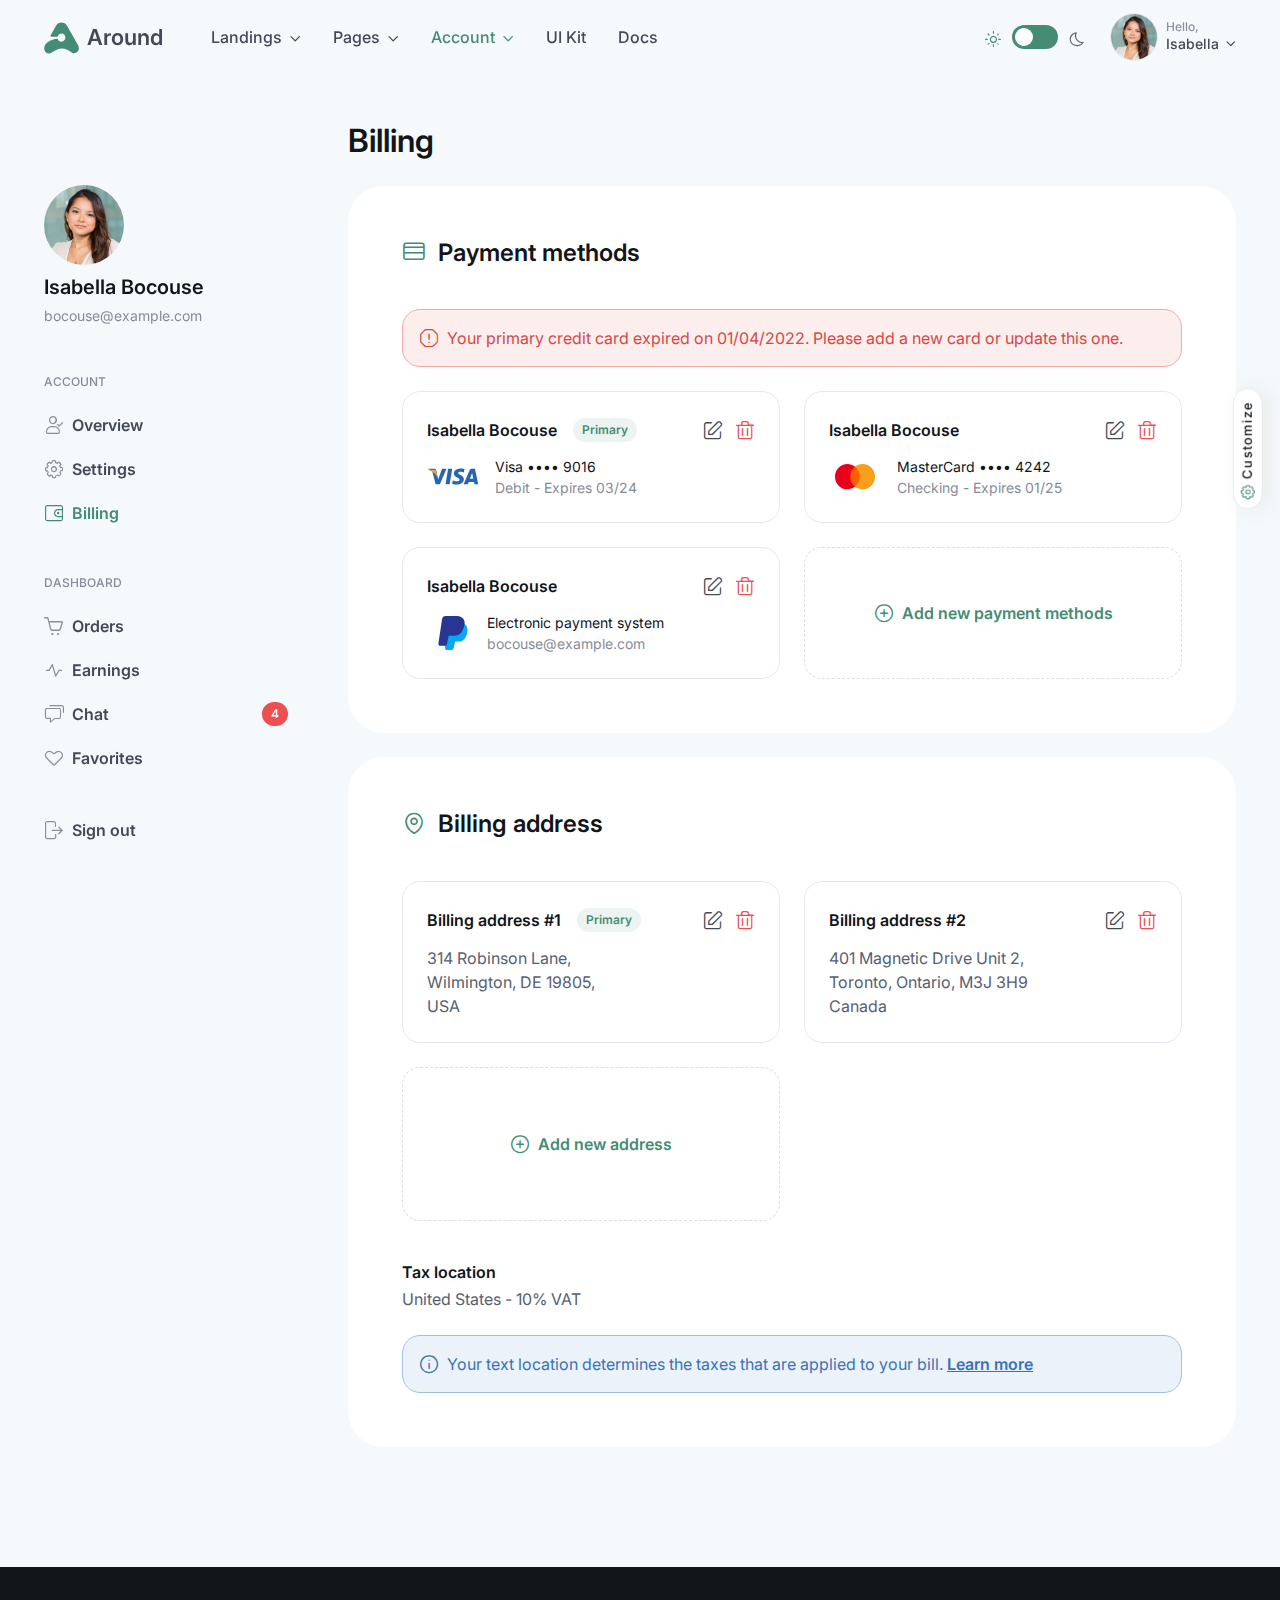
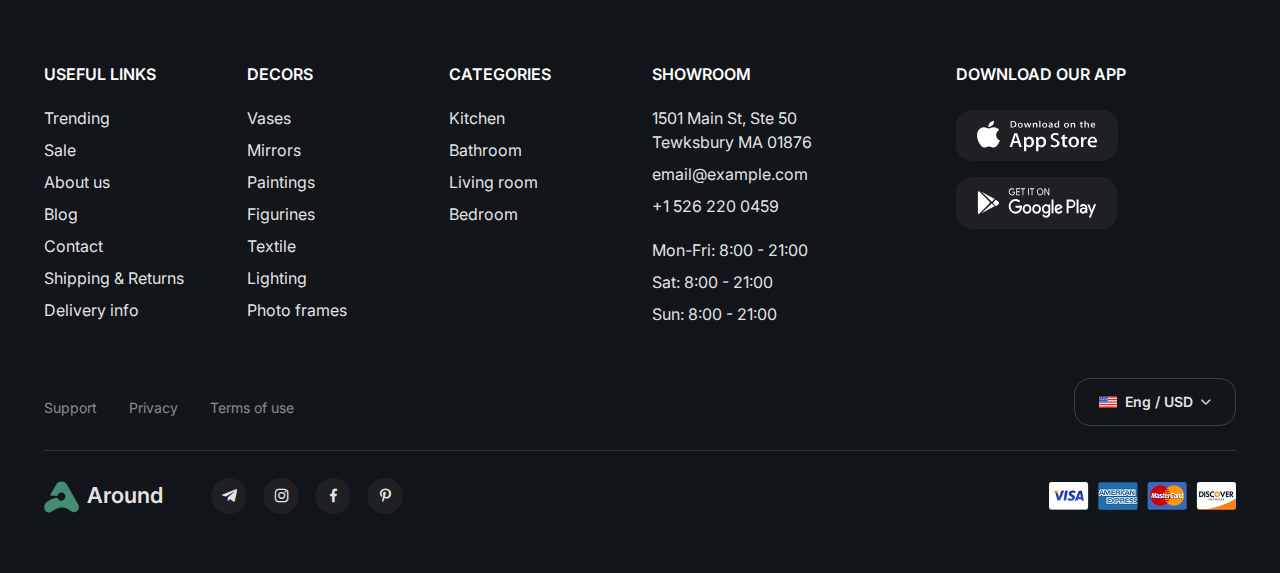
<file: account-billing.html>
<!DOCTYPE html>
<html lang="en">
  <head>
    <meta charset="utf-8">
    <title>Around | Account - Billing</title>
    <!-- SEO Meta Tags-->
    <meta name="description" content="Around - Multipurpose Bootstrap HTML Template">
    <meta name="keywords" content="bootstrap, business, corporate, coworking space, services, creative agency, dashboard, e-commerce, mobile app showcase, saas, multipurpose, product landing, shop, software, ui kit, web studio, landing, dark mode, html5, css3, javascript, gallery, slider, touch, creative">
    <meta name="author" content="Createx Studio">
    <!-- Viewport-->
    <meta name="viewport" content="width=device-width, initial-scale=1">
    <!-- Favicon and Touch Icons-->
    <link rel="apple-touch-icon" sizes="180x180" href="assets/favicon/apple-touch-icon.png">
    <link rel="icon" type="image/png" sizes="32x32" href="assets/favicon/favicon-32x32.png">
    <link rel="icon" type="image/png" sizes="16x16" href="assets/favicon/favicon-16x16.png">
    <link rel="manifest" href="assets/favicon/site.webmanifest">
    <link rel="mask-icon" color="#6366f1" href="assets/favicon/safari-pinned-tab.svg">
    <meta name="msapplication-TileColor" content="#080032">
    <meta name="msapplication-config" content="assets/favicon/browserconfig.xml">
    <meta name="theme-color" content="white">
    <!-- Theme mode-->
    <script>
      let mode = window.localStorage.getItem('mode'),
          root = document.getElementsByTagName('html')[0];
      if (mode !== undefined && mode === 'dark') {
        root.classList.add('dark-mode');
      } else {
        root.classList.remove('dark-mode');
      }
      
      
    </script>
    <!-- Page loading styles-->
    <style>.page-loading {
        position: fixed;
        top: 0;
        right: 0;
        bottom: 0;
        left: 0;
        width: 100%;
        height: 100%;
        -webkit-transition: all .4s .2s ease-in-out;
        transition: all .4s .2s ease-in-out;
        background-color: #fff;
        opacity: 0;
        visibility: hidden;
        z-index: 9999;
      }
      .dark-mode .page-loading {
        background-color: #121519;
      }
      .page-loading.active {
        opacity: 1;
        visibility: visible;
      }
      .page-loading-inner {
        position: absolute;
        top: 50%;
        left: 0;
        width: 100%;
        text-align: center;
        -webkit-transform: translateY(-50%);
        transform: translateY(-50%);
        -webkit-transition: opacity .2s ease-in-out;
        transition: opacity .2s ease-in-out;
        opacity: 0;
      }
      .page-loading.active > .page-loading-inner {
        opacity: 1;
      }
      .page-loading-inner > span {
        display: block;
        font-family: 'Inter', sans-serif;
        font-size: 1rem;
        font-weight: normal;
        color: #6f788b;
      }
      .dark-mode .page-loading-inner > span {
        color: #fff;
        opacity: .6;
      }
      .page-spinner {
        display: inline-block;
        width: 2.75rem;
        height: 2.75rem;
        margin-bottom: .75rem;
        vertical-align: text-bottom;
        background-color: #d7dde2; 
        border-radius: 50%;
        opacity: 0;
        -webkit-animation: spinner .75s linear infinite;
        animation: spinner .75s linear infinite;
      }
      .dark-mode .page-spinner {
        background-color: rgba(255,255,255,.25);
      }
      @-webkit-keyframes spinner {
        0% {
          -webkit-transform: scale(0);
          transform: scale(0);
        }
        50% {
          opacity: 1;
          -webkit-transform: none;
          transform: none;
        }
      }
      @keyframes spinner {
        0% {
          -webkit-transform: scale(0);
          transform: scale(0);
        }
        50% {
          opacity: 1;
          -webkit-transform: none;
          transform: none;
        }
      }
      
    </style>
    <!-- Page loading scripts-->
    <script>
      (function () {
        window.onload = function () {
          const preloader = document.querySelector('.page-loading');
          preloader.classList.remove('active');
          setTimeout(function () {
            preloader.remove();
          }, 1500);
        };
      })();
      
    </script>
    <!-- Import Google Font-->
    <link rel="preconnect" href="https://fonts.googleapis.com">
    <link rel="preconnect" href="https://fonts.gstatic.com" crossorigin>
    <link href="https://fonts.googleapis.com/css2?family=Inter:wght@400;500;600;700;800&amp;display=swap" rel="stylesheet" id="google-font">
    <!-- Vendor styles-->
    <!-- Main Theme Styles + Bootstrap-->
    <link rel="stylesheet" media="screen" href="assets/css/theme.min.css">
    <!-- Customizer generated styles-->
    <style id="customizer-styles"></style>
    <!-- Google Tag Manager-->
    <script>
      (function(w,d,s,l,i){w[l]=w[l]||[];w[l].push({'gtm.start':
      new Date().getTime(),event:'gtm.js'});var f=d.getElementsByTagName(s)[0],
      j=d.createElement(s),dl=l!='dataLayer'?'&l='+l:'';j.async=true;j.src=
      'https://www.googletagmanager.com/gtm.js?id='+i+dl;f.parentNode.insertBefore(j,f);
      })(window,document,'script','dataLayer','GTM-WKV3GT5');
    </script>
  </head>
  <!-- Body-->
  <body class="bg-secondary">
    <!-- Google Tag Manager (noscript)-->
    <noscript>
      <iframe src="https://www.googletagmanager.com/ns.html?id=GTM-WKV3GT5" height="0" width="0" style="display: none; visibility: hidden;"></iframe>
    </noscript>
    <!-- Page loading spinner-->
    <div class="page-loading active">
      <div class="page-loading-inner">
        <div class="page-spinner"></div><span>Loading...</span>
      </div>
    </div>
    <!-- Customizer modal-->
    <div class="modal fade" id="customizer-modal" tabindex="-1" role="dialog">
      <div class="modal-dialog modal-lg modal-dialog-scrollable" role="document">
        <div class="modal-content">
          <div class="modal-header">
            <h4 class="modal-title">Your custom styles</h4>
            <button class="btn-close" type="button" data-bs-dismiss="modal" aria-label="Close"></button>
          </div>
          <div class="modal-body py-4">
            <p class="mb-3">Grab the generated styles below. Wrap them inside <code>&lt;style&gt;</code> tag and put in the <code>&lt;head&gt;</code> section of your HTML document.</p>
            <p class="mb-4"><span class='fw-medium'>IMPORTANT:</span> In order for these styles to take effect you have to placed them below:<br><code>&lt;link rel=&quot;stylesheet&quot; media=&quot;screen&quot; href=&quot;assets/css/theme.min.css&quot;&gt;</code></p>
            <div class="bg-secondary overflow-hidden rounded-4">
              <pre class="text-wrap bg-transparent border-0 text-dark p-4" id="custom-generated-styles"></pre>
            </div>
          </div>
          <div class="modal-footer">
            <button class="btn btn-secondary w-100 w-sm-auto mb-3 mb-sm-0" type="button" data-bs-dismiss="modal">Close</button>
            <button class="btn btn-primary w-100 w-sm-auto ms-sm-3" type="button" id="copy-styles-btn"><i class="ai-copy me-2 ms-n1"></i>Copy styles</button>
          </div>
        </div>
      </div>
    </div>
    <!-- Customizer toggler--><a class="position-fixed top-50 bg-light text-dark fw-medium border rounded-pill shadow text-decoration-none" href="#customizer" data-bs-toggle="offcanvas" style="right: -1.75rem; margin-top: -1rem; padding: .25rem .75rem; transform: rotate(-90deg); font-size: calc(var(--ar-body-font-size) * .8125); letter-spacing: .075rem; z-index: 1030;"><i class="ai-settings text-primary fs-base me-1 ms-n1"></i>Customize</a>
    <!-- Customizer offcanvas-->
    <div class="offcanvas offcanvas-end" id="customizer" data-bs-scroll="true" data-bs-backdrop="false" tabindex="-1">
      <div class="offcanvas-header border-bottom">
        <h4 class="offcanvas-title">Customize theme</h4>
        <button class="btn-close" type="button" data-bs-dismiss="offcanvas"></button>
      </div>
      <div class="offcanvas-body">
        <div class="d-flex align-items-center mb-3"><i class="ai-paint-roll text-muted fs-4 me-2"></i>
          <h5 class="mb-0">Colors</h5>
        </div>
        <div class="row row-cols-3 g-3 mb-5" id="theme-colors">
          <div class="col">
            <div class="text-dark fs-sm fw-medium mb-2">Primary</div>
            <div class="color-swatch" id="theme-primary" data-color-labels="[&quot;theme-primary&quot;, &quot;primary&quot;, &quot;primary-rgb&quot;]">
              <label class="ratio ratio-4x3 border rounded-1 cursor-pointer mb-1" for="primary" style="background-color: #448c74;" role="button"></label>
              <input class="form-control form-control-sm" type="text" value="#448c74">
              <input class="visually-hidden" type="color" id="primary" value="#448c74">
            </div>
          </div>
          <div class="col">
            <div class="text-dark fs-sm fw-medium mb-2">Warning</div>
            <div class="color-swatch" id="theme-warning" data-color-labels="[&quot;theme-warning&quot;, &quot;warning&quot;, &quot;warning-rgb&quot;]">
              <label class="ratio ratio-4x3 border rounded-1 cursor-pointer mb-1" for="warning" style="background-color: #edcb50;" role="button"></label>
              <input class="form-control form-control-sm" type="text" value="#edcb50">
              <input class="visually-hidden" type="color" id="warning" value="#edcb50">
            </div>
          </div>
          <div class="col">
            <div class="text-dark fs-sm fw-medium mb-2">Info</div>
            <div class="color-swatch" id="theme-info" data-color-labels="[&quot;theme-info&quot;, &quot;info&quot;, &quot;info-rgb&quot;]">
              <label class="ratio ratio-4x3 border rounded-1 cursor-pointer mb-1" for="info" style="background-color: #3f7fca;" role="button"></label>
              <input class="form-control form-control-sm" type="text" value="#3f7fca">
              <input class="visually-hidden" type="color" id="info" value="#3f7fca">
            </div>
          </div>
          <div class="col">
            <div class="text-dark fs-sm fw-medium pt-1 mb-2">Success</div>
            <div class="color-swatch" id="theme-success" data-color-labels="[&quot;theme-success&quot;, &quot;success&quot;, &quot;success-rgb&quot;]">
              <label class="ratio ratio-4x3 border rounded-1 cursor-pointer mb-1" for="success" style="background-color: #3fca90;" role="button"></label>
              <input class="form-control form-control-sm" type="text" value="#3fca90">
              <input class="visually-hidden" type="color" id="success" value="#3fca90">
            </div>
          </div>
          <div class="col">
            <div class="text-dark fs-sm fw-medium pt-1 mb-2">Danger</div>
            <div class="color-swatch" id="theme-danger" data-color-labels="[&quot;theme-danger&quot;, &quot;danger&quot;, &quot;danger-rgb&quot;]">
              <label class="ratio ratio-4x3 border rounded-1 cursor-pointer mb-1" for="danger" style="background-color: #ed5050;" role="button"></label>
              <input class="form-control form-control-sm" type="text" value="#ed5050">
              <input class="visually-hidden" type="color" id="danger" value="#ed5050">
            </div>
          </div>
        </div>
        <div class="d-flex align-items-center mb-3"><i class="ai-align-left text-muted fs-4 me-2"></i>
          <h5 class="mb-0">Typography <span class="text-muted fs-sm fw-normal">(1rem = 16px)</span></h5>
        </div>
        <div class="mb-5">
          <div class="mb-3">
            <label class="text-dark fs-sm fw-medium pt-1 mb-2" for="font-url">Google font URL</label>
            <input class="form-control" type="url" value="https://fonts.googleapis.com/css2?family=Inter:wght@400;500;600;700&amp;display=swap" id="font-url">
          </div>
          <div class="mb-3">
            <label class="text-dark fs-sm fw-medium pt-1 mb-2" for="body-font-family">Font family</label>
            <input class="form-control" type="text" value="'Inter', sans-serif" id="body-font-family">
          </div>
          <div class="row row-cols-2">
            <div class="col mb-3">
              <label class="d-flex w-100 text-dark fs-sm fw-medium pt-1 mb-2" for="root-font-size">Root font size, rem</label>
              <select class="form-select" id="root-font-size">
                <option value=".75rem">.75</option>
                <option value=".875rem">.875</option>
                <option value="1rem" selected>1</option>
                <option value="1.05rem">1.05</option>
                <option value="1.1rem">1.1</option>
                <option value="1.15rem">1.15</option>
                <option value="1.25rem">1.25</option>
                <option value="1.375rem">1.375</option>
              </select>
            </div>
            <div class="col mb-3">
              <label class="d-flex w-100 text-dark fs-sm fw-medium pt-1 mb-2" for="body-font-size">Body font size, rem</label>
              <select class="form-select" id="body-font-size">
                <option value=".75rem">.75</option>
                <option value=".875rem">.875</option>
                <option value="1rem" selected>1</option>
                <option value="1.15rem">1.15</option>
                <option value="1.25rem">1.25</option>
                <option value="1.375rem">1.375</option>
              </select>
            </div>
          </div>
        </div>
        <div class="d-flex align-items-center mt-n2 mb-3"><i class="ai-maximize text-muted fs-5 me-2"></i>
          <h5 class="mb-0">Borders / Rounding</h5>
        </div>
        <div class="mb-3">
          <label class="d-flex w-100 text-dark fs-sm fw-medium pt-1 mb-2" for="border-width">Border width, px</label>
          <input class="form-control" type="number" min="0" step="1" value="1" id="border-width">
        </div>
        <div class="mb-3">
          <label class="d-flex w-100 text-dark fs-sm fw-medium pt-1 mb-2" for="border-radius">Rounded base, rem</label>
          <input class="form-control" type="number" min="0" step=".05" value="1" id="border-radius">
        </div>
        <div id="theme-border-radiuses">
          <div class="mb-3">
            <label class="d-flex w-100 text-dark fs-sm fw-medium pt-1 mb-2" for="border-radius-sm">
              Rounded SM<span class='text-muted fw-normal ms-1'> = Rounded base multiplied by</span></label>
            <input class="form-control" type="number" min="0" step=".05" value=".75" id="border-radius-sm">
          </div>
          <div class="mb-3">
            <label class="d-flex w-100 text-dark fs-sm fw-medium pt-1 mb-2" for="border-radius-lg">
              Rounded LG<span class='text-muted fw-normal ms-1'> = Rounded base multiplied by</span></label>
            <input class="form-control" type="number" min="0" step=".05" value="1.125" id="border-radius-lg">
          </div>
          <div class="mb-3">
            <label class="d-flex w-100 text-dark fs-sm fw-medium pt-1 mb-2" for="border-radius-xl">
              Rounded XL<span class='text-muted fw-normal ms-1'> = Rounded base multiplied by</span></label>
            <input class="form-control" type="number" min="0" step=".05" value="1.5" id="border-radius-xl">
          </div>
          <div class="mb-3">
            <label class="d-flex w-100 text-dark fs-sm fw-medium pt-1 mb-2" for="border-radius-2xl">
              Rounded 2XL<span class='text-muted fw-normal ms-1'> = Rounded base multiplied by</span></label>
            <input class="form-control" type="number" min="0" step=".05" value="2.25" id="border-radius-2xl">
          </div>
        </div>
      </div>
      <div class="offcanvas-header border-top d-none" id="customizer-btns">
        <button class="btn btn-secondary w-100 me-3" type="button" id="customizer-reset-btn"><i class="ai-undo fs-lg me-2 ms-n1"></i>Reset</button>
        <button class="btn btn-primary w-100" type="button" data-bs-toggle="modal" data-bs-target="#customizer-modal"><i class="ai-code-curly fs-lg me-2 ms-n1"></i>Show styles</button>
      </div>
    </div>
    <!-- Page wrapper-->
    <main class="page-wrapper">
      <!-- Navbar. Remove 'fixed-top' class to make the navigation bar scrollable with the page-->
      <header class="navbar navbar-expand-lg fixed-top">
        <div class="container"><a class="navbar-brand pe-sm-3" href="index.html"><span class="text-primary flex-shrink-0 me-2">
              <svg version="1.1" width="35" height="32" viewBox="0 0 36 33" xmlns="http://www.w3.org/2000/svg">
                <path fill="currentColor" d="M35.6,29c-1.1,3.4-5.4,4.4-7.9,1.9c-2.3-2.2-6.1-3.7-9.4-3.7c-3.1,0-7.5,1.8-10,4.1c-2.2,2-5.8,1.5-7.3-1.1c-1-1.8-1.2-4.1,0-6.2l0.6-1.1l0,0c0.6-0.7,4.4-5.2,12.5-5.7c0.5,1.8,2,3.1,3.9,3.1c2.2,0,4.1-1.9,4.1-4.2s-1.8-4.2-4.1-4.2c-2,0-3.6,1.4-4,3.3H7.7c-0.8,0-1.3-0.9-0.9-1.6l5.6-9.8c2.5-4.5,8.8-4.5,11.3,0L35.1,24C36,25.7,36.1,27.5,35.6,29z"></path>
              </svg></span>Around</a>
          <div class="form-check form-switch mode-switch order-lg-2 me-3 me-lg-4 ms-auto" data-bs-toggle="mode">
            <input class="form-check-input" type="checkbox" id="theme-mode">
            <label class="form-check-label" for="theme-mode"><i class="ai-sun fs-lg"></i></label>
            <label class="form-check-label" for="theme-mode"><i class="ai-moon fs-lg"></i></label>
          </div>
          <!-- User signed in state. Account dropdown on screens > 576px-->
          <div class="dropdown nav d-none d-sm-block order-lg-3"><a class="nav-link d-flex align-items-center p-0" href="#" data-bs-toggle="dropdown" aria-expanded="false"><img class="border rounded-circle" src="assets/img/avatar/01.jpg" width="48" alt="Isabella Bocouse">
              <div class="ps-2">
                <div class="fs-xs lh-1 opacity-60">Hello,</div>
                <div class="fs-sm dropdown-toggle">Isabella</div>
              </div></a>
            <div class="dropdown-menu dropdown-menu-end my-1">
              <h6 class="dropdown-header fs-xs fw-medium text-muted text-uppercase pb-1">Account</h6><a class="dropdown-item" href="account-overview.html"><i class="ai-user-check fs-lg opacity-70 me-2"></i>Overview</a><a class="dropdown-item" href="account-settings.html"><i class="ai-settings fs-lg opacity-70 me-2"></i>Settings</a><a class="dropdown-item" href="account-billing.html"><i class="ai-wallet fs-base opacity-70 me-2 mt-n1"></i>Billing</a>
              <div class="dropdown-divider"></div>
              <h6 class="dropdown-header fs-xs fw-medium text-muted text-uppercase pb-1">Dashboard</h6><a class="dropdown-item" href="account-orders.html"><i class="ai-cart fs-lg opacity-70 me-2"></i>Orders</a><a class="dropdown-item" href="account-earnings.html"><i class="ai-activity fs-lg opacity-70 me-2"></i>Earnings</a><a class="dropdown-item d-flex align-items-center" href="account-chat.html"><i class="ai-messages fs-lg opacity-70 me-2"></i>Chat<span class="badge bg-danger ms-auto">4</span></a><a class="dropdown-item" href="account-favorites.html"><i class="ai-heart fs-lg opacity-70 me-2"></i>Favorites</a>
              <div class="dropdown-divider"></div><a class="dropdown-item" href="account-signin.html"><i class="ai-logout fs-lg opacity-70 me-2"></i>Sign out</a>
            </div>
          </div>
          <button class="navbar-toggler ms-sm-3" type="button" data-bs-toggle="collapse" data-bs-target="#navbarNav"><span class="navbar-toggler-icon"></span></button>
          <nav class="collapse navbar-collapse" id="navbarNav">
            <ul class="navbar-nav navbar-nav-scroll me-auto" style="--ar-scroll-height: 520px;">
              <li class="nav-item dropdown"><a class="nav-link dropdown-toggle" href="#" data-bs-toggle="dropdown" aria-expanded="false">Landings</a>
                <div class="dropdown-menu overflow-hidden p-0">
                  <div class="d-lg-flex">
                    <div class="mega-dropdown-column pt-1 pt-lg-3 pb-lg-4">
                      <ul class="list-unstyled mb-0">
                        <li><a class="dropdown-item" href="index.html">Template Intro Page</a><span class="mega-dropdown-column position-absolute top-0 end-0 h-100 bg-size-cover bg-repeat-0 rounded-3 rounded-start-0" style="background-image: url(assets/img/megamenu/landings.jpg);"></span></li>
                        <li><a class="dropdown-item" href="landing-mobile-app-showcase.html">Mobile App Showcase</a><span class="mega-dropdown-column position-absolute top-0 end-0 h-100 bg-size-cover bg-repeat-0 zindex-2 opacity-0" style="background-image: url(assets/img/megamenu/mobile-app.jpg);"></span></li>
                        <li><a class="dropdown-item" href="landing-product.html">Product Landing</a><span class="mega-dropdown-column position-absolute top-0 end-0 h-100 bg-size-cover bg-repeat-0 zindex-2 opacity-0" style="background-image: url(assets/img/megamenu/product-landing.jpg);"></span></li>
                        <li><a class="dropdown-item" href="landing-saas-v1.html">SaaS v.1</a><span class="mega-dropdown-column position-absolute top-0 end-0 h-100 bg-size-cover bg-repeat-0 zindex-2 opacity-0" style="background-image: url(assets/img/megamenu/saas-1.jpg);"></span></li>
                        <li><a class="dropdown-item" href="landing-saas-v2.html">SaaS v.2</a><span class="mega-dropdown-column position-absolute top-0 end-0 h-100 bg-size-cover bg-repeat-0 zindex-2 opacity-0" style="background-image: url(assets/img/megamenu/saas-2.jpg);"></span></li>
                        <li><a class="dropdown-item" href="landing-saas-v3.html">SaaS v.3<span class="text-danger fs-xs ms-2">New</span></a><span class="mega-dropdown-column position-absolute top-0 end-0 h-100 bg-size-cover bg-repeat-0 zindex-2 opacity-0" style="background-image: url(assets/img/megamenu/saas-3.jpg);"></span></li>
                        <li><a class="dropdown-item" href="landing-shop.html">Shop Homepage</a><span class="mega-dropdown-column position-absolute top-0 end-0 h-100 bg-size-cover bg-repeat-0 zindex-2 opacity-0" style="background-image: url(assets/img/megamenu/shop-homepage.jpg);"></span></li>
                        <li><a class="dropdown-item" href="landing-marketing-agency.html">Marketing Agency</a><span class="mega-dropdown-column position-absolute top-0 end-0 h-100 bg-size-cover bg-repeat-0 zindex-2 opacity-0" style="background-image: url(assets/img/megamenu/marketing-agency.jpg);"></span></li>
                        <li><a class="dropdown-item" href="landing-creative-agency.html">Creative Agency</a><span class="mega-dropdown-column position-absolute top-0 end-0 h-100 bg-size-cover bg-repeat-0 zindex-2 opacity-0" style="background-image: url(assets/img/megamenu/creative-agency.jpg);"></span></li>
                        <li><a class="dropdown-item" href="landing-conference.html">Conference (Event)<span class="text-danger fs-xs ms-2">New</span></a><span class="mega-dropdown-column position-absolute top-0 end-0 h-100 bg-size-cover bg-repeat-0 zindex-2 opacity-0" style="background-image: url(assets/img/megamenu/conference.jpg);"></span></li>
                      </ul>
                    </div>
                    <div class="mega-dropdown-column pb-2 pt-lg-3 pb-lg-4">
                      <ul class="list-unstyled mb-0">
                        <li><a class="dropdown-item" href="landing-web-studio.html">Web Studio</a><span class="mega-dropdown-column position-absolute top-0 end-0 h-100 bg-size-cover bg-repeat-0 zindex-2 opacity-0" style="background-image: url(assets/img/megamenu/web-studio.jpg);"></span></li>
                        <li><a class="dropdown-item" href="landing-corporate.html">Corporate</a><span class="mega-dropdown-column position-absolute top-0 end-0 h-100 bg-size-cover bg-repeat-0 zindex-2 opacity-0" style="background-image: url(assets/img/megamenu/corporate.jpg);"></span></li>
                        <li><a class="dropdown-item" href="landing-business-consulting.html">Business Consulting</a><span class="mega-dropdown-column position-absolute top-0 end-0 h-100 bg-size-cover bg-repeat-0 zindex-2 opacity-0" style="background-image: url(assets/img/megamenu/business-consulting.jpg);"></span></li>
                        <li><a class="dropdown-item" href="landing-coworking-space.html">Coworking Space</a><span class="mega-dropdown-column position-absolute top-0 end-0 h-100 bg-size-cover bg-repeat-0 zindex-2 opacity-0" style="background-image: url(assets/img/megamenu/coworking.jpg);"></span></li>
                        <li><a class="dropdown-item" href="landing-yoga-studio.html">Yoga Studio</a><span class="mega-dropdown-column position-absolute top-0 end-0 h-100 bg-size-cover bg-repeat-0 zindex-2 opacity-0" style="background-image: url(assets/img/megamenu/yoga-studio.jpg);"></span></li>
                        <li><a class="dropdown-item" href="landing-influencer.html">Influencer<span class="text-danger fs-xs ms-2">New</span></a><span class="mega-dropdown-column position-absolute top-0 end-0 h-100 bg-size-cover bg-repeat-0 zindex-2 opacity-0" style="background-image: url(assets/img/megamenu/influencer.jpg);"></span></li>
                        <li><a class="dropdown-item" href="landing-blog.html">Blog Homepage</a><span class="mega-dropdown-column position-absolute top-0 end-0 h-100 bg-size-cover bg-repeat-0 zindex-2 opacity-0" style="background-image: url(assets/img/megamenu/blog-homepage.jpg);"></span></li>
                      </ul>
                    </div>
                    <div class="mega-dropdown-column position-relative border-start zindex-3"></div>
                  </div>
                </div>
              </li>
              <li class="nav-item dropdown"><a class="nav-link dropdown-toggle" href="#" data-bs-toggle="dropdown" data-bs-auto-close="outside" aria-expanded="false">Pages</a>
                <ul class="dropdown-menu">
                  <li class="dropdown"><a class="dropdown-item dropdown-toggle" href="#" data-bs-toggle="dropdown" aria-expanded="false">Portfolio</a>
                    <ul class="dropdown-menu">
                      <li><a class="dropdown-item" href="portfolio-list-v1.html">List View v.1</a></li>
                      <li><a class="dropdown-item" href="portfolio-list-v2.html">List View v.2</a></li>
                      <li><a class="dropdown-item" href="portfolio-grid-v1.html">Grid View v.1</a></li>
                      <li><a class="dropdown-item" href="portfolio-grid-v2.html">Grid View v.2</a></li>
                      <li><a class="dropdown-item" href="portfolio-slider.html">Slider View</a></li>
                      <li><a class="dropdown-item" href="portfolio-single-v1.html">Single Project v.1</a></li>
                      <li><a class="dropdown-item" href="portfolio-single-v2.html">Single Project v.2</a></li>
                    </ul>
                  </li>
                  <li class="dropdown"><a class="dropdown-item dropdown-toggle" href="#" data-bs-toggle="dropdown" aria-expanded="false">Shop</a>
                    <ul class="dropdown-menu">
                      <li><a class="dropdown-item" href="shop-catalog.html">Catalog (Listing)</a></li>
                      <li><a class="dropdown-item" href="shop-single.html">Product Page</a></li>
                      <li><a class="dropdown-item" href="shop-checkout.html">Checkout</a></li>
                    </ul>
                  </li>
                  <li class="dropdown"><a class="dropdown-item dropdown-toggle" href="#" data-bs-toggle="dropdown" aria-expanded="false">Blog</a>
                    <ul class="dropdown-menu">
                      <li><a class="dropdown-item" href="blog-grid-sidebar.html">Grid View with Sidebar</a></li>
                      <li><a class="dropdown-item" href="blog-grid.html">Grid View no Sidebar</a></li>
                      <li><a class="dropdown-item" href="blog-list-sidebar.html">List View with Sidebar</a></li>
                      <li><a class="dropdown-item" href="blog-list.html">List View no Sidebar</a></li>
                      <li><a class="dropdown-item" href="blog-single-v1.html">Single post v.1</a></li>
                      <li><a class="dropdown-item" href="blog-single-v2.html">Single post v.2</a></li>
                      <li><a class="dropdown-item" href="blog-single-v3.html">Single post v.3</a></li>
                    </ul>
                  </li>
                  <li class="dropdown"><a class="dropdown-item dropdown-toggle" href="#" data-bs-toggle="dropdown" aria-expanded="false">About</a>
                    <ul class="dropdown-menu">
                      <li><a class="dropdown-item" href="about-agency.html">About - Agency</a></li>
                      <li><a class="dropdown-item" href="about-product.html">About - Product</a></li>
                    </ul>
                  </li>
                  <li class="dropdown"><a class="dropdown-item dropdown-toggle" href="#" data-bs-toggle="dropdown" aria-expanded="false">Services</a>
                    <ul class="dropdown-menu">
                      <li><a class="dropdown-item" href="services-v1.html">Services v.1</a></li>
                      <li><a class="dropdown-item" href="services-v2.html">Services v.2</a></li>
                      <li><a class="dropdown-item" href="services-v3.html">Services v.3</a></li>
                    </ul>
                  </li>
                  <li><a class="dropdown-item" href="pricing.html">Pricing</a></li>
                  <li class="dropdown"><a class="dropdown-item dropdown-toggle" href="#" data-bs-toggle="dropdown" aria-expanded="false">Contacts</a>
                    <ul class="dropdown-menu">
                      <li><a class="dropdown-item" href="contacts-v1.html">Contacts v.1</a></li>
                      <li><a class="dropdown-item" href="contacts-v2.html">Contacts v.2</a></li>
                      <li><a class="dropdown-item" href="contacts-v3.html">Contacts v.3</a></li>
                    </ul>
                  </li>
                  <li class="dropdown"><a class="dropdown-item dropdown-toggle" href="#" data-bs-toggle="dropdown" aria-expanded="false">Specialty Pages</a>
                    <ul class="dropdown-menu">
                      <li><a class="dropdown-item" href="404-v1.html">404 Error v.1</a></li>
                      <li><a class="dropdown-item" href="404-v2.html">404 Error v.2</a></li>
                      <li><a class="dropdown-item" href="404-v3.html">404 Error v.3</a></li>
                    </ul>
                  </li>
                </ul>
              </li>
              <li class="nav-item dropdown"><a class="nav-link dropdown-toggle active" href="#" data-bs-toggle="dropdown" data-bs-auto-close="outside" aria-expanded="false">Account</a>
                <ul class="dropdown-menu">
                  <li class="dropdown"><a class="dropdown-item dropdown-toggle" href="#" data-bs-toggle="dropdown" aria-expanded="false">Auth pages</a>
                    <ul class="dropdown-menu">
                      <li><a class="dropdown-item" href="account-signin.html">Sign In</a></li>
                      <li><a class="dropdown-item" href="account-signup.html">Sign Up</a></li>
                      <li><a class="dropdown-item" href="account-signinup.html">Sign In / Up</a></li>
                      <li><a class="dropdown-item" href="account-password-recovery.html">Password Recovery</a></li>
                    </ul>
                  </li>
                  <li><a class="dropdown-item" href="account-overview.html">Overview</a></li>
                  <li><a class="dropdown-item" href="account-settings.html">Settings</a></li>
                  <li><a class="dropdown-item" href="account-billing.html">Billing</a></li>
                  <li><a class="dropdown-item" href="account-orders.html">Orders</a></li>
                  <li><a class="dropdown-item" href="account-earnings.html">Earnings</a></li>
                  <li><a class="dropdown-item" href="account-chat.html">Chat (Messages)</a></li>
                  <li><a class="dropdown-item" href="account-favorites.html">Favorites (Wishlist)</a></li>
                </ul>
              </li>
              <li class="nav-item"><a class="nav-link" href="components/typography.html">UI Kit</a></li>
              <li class="nav-item"><a class="nav-link" href="docs/getting-started.html">Docs</a></li>
              <!-- User signed in state. Account dropdown on screens > 576px-->
              <li class="nav-item dropdown d-sm-none border-top mt-2 pt-2"><a class="nav-link" href="#" data-bs-toggle="dropdown" aria-expanded="false"><img class="border rounded-circle" src="assets/img/avatar/01.jpg" width="48" alt="Isabella Bocouse">
                  <div class="ps-2">
                    <div class="fs-xs lh-1 opacity-60">Hello,</div>
                    <div class="fs-sm dropdown-toggle">Isabella</div>
                  </div></a>
                <div class="dropdown-menu">
                  <h6 class="dropdown-header fs-xs fw-medium text-muted text-uppercase pb-1">Account</h6><a class="dropdown-item" href="account-overview.html"><i class="ai-user-check fs-lg opacity-70 me-2"></i>Overview</a><a class="dropdown-item" href="account-settings.html"><i class="ai-settings fs-lg opacity-70 me-2"></i>Settings</a><a class="dropdown-item" href="account-billing.html"><i class="ai-wallet fs-base opacity-70 me-2 mt-n1"></i>Billing</a>
                  <h6 class="dropdown-header fs-xs fw-medium text-muted text-uppercase pt-3 pb-1">Dashboard</h6><a class="dropdown-item" href="account-orders.html"><i class="ai-cart fs-lg opacity-70 me-2"></i>Orders</a><a class="dropdown-item" href="account-earnings.html"><i class="ai-activity fs-lg opacity-70 me-2"></i>Earnings</a><a class="dropdown-item d-flex align-items-center" href="account-chat.html"><i class="ai-messages fs-lg opacity-70 me-2"></i>Chat<span class="badge bg-danger ms-3">4</span></a><a class="dropdown-item" href="account-favorites.html"><i class="ai-heart fs-lg opacity-70 me-2"></i>Favorites</a>
                  <div class="dropdown-divider"></div><a class="dropdown-item" href="account-signin.html"><i class="ai-logout fs-lg opacity-70 me-2"></i>Sign out</a>
                </div>
              </li>
            </ul>
          </nav>
        </div>
      </header>
      <!-- Page content-->
      <!-- Add payment card modal-->
      <div class="modal fade" id="addCard" data-bs-backdrop="static" tabindex="-1" role="dialog">
        <div class="modal-dialog modal-dialog-centered" role="document">
          <div class="modal-content">
            <div class="modal-header border-0">
              <h4 class="modal-title">Add new card</h4>
              <button class="btn-close" type="button" data-bs-dismiss="modal" aria-label="Close"></button>
            </div>
            <form class="modal-body needs-validation pt-0" novalidate>
              <div class="mb-4">
                <label class="form-label" for="card-name">Name on card</label>
                <input class="form-control" type="text" placeholder="John Doe" required id="card-name">
              </div>
              <div class="mb-4">
                <label class="form-label" for="card-number">Card number</label>
                <div class="input-group">
                  <input class="form-control" type="text" data-format="{&quot;creditCard&quot;: true}" placeholder="XXXX XXXX XXXX XXXX" required id="card-number">
                  <div class="input-group-text py-0">
                    <div class="credit-card-icon"></div>
                  </div>
                </div>
              </div>
              <div class="row row-cols-2 g-4 pb-2 pb-sm-3 mb-4">
                <div class="col">
                  <label class="form-label" for="card-expiration">Expiration date</label>
                  <input class="form-control" type="text" data-format="{&quot;date&quot;: true, &quot;datePattern&quot;: [&quot;m&quot;, &quot;y&quot;]}" placeholder="MM/YY" required id="card-expiration">
                </div>
                <div class="col">
                  <label class="form-label" for="card-cvv">CVV Code</label>
                  <input class="form-control" type="text" data-format="{&quot;numericOnly&quot;: true, &quot;blocks&quot;: [3]}" placeholder="XXX" required id="card-cvv">
                </div>
              </div>
              <div class="d-flex flex-column flex-sm-row">
                <button class="btn btn-secondary mb-3 mb-sm-0" type="reset" data-bs-dismiss="modal">Cancel</button>
                <button class="btn btn-primary ms-sm-3" type="submit">Save new card</button>
              </div>
            </form>
          </div>
        </div>
      </div>
      <!-- Add new address modal-->
      <div class="modal fade" id="addAddress" data-bs-backdrop="static" tabindex="-1" role="dialog">
        <div class="modal-dialog modal-dialog-centered modal-lg" role="document">
          <div class="modal-content">
            <div class="modal-header border-0">
              <h4 class="modal-title">Add new address</h4>
              <button class="btn-close" type="button" data-bs-dismiss="modal" aria-label="Close"></button>
            </div>
            <form class="modal-body needs-validation pt-0" novalidate>
              <div class="alert alert-warning d-flex mb-4"><i class="ai-triangle-alert fs-xl me-2"></i>
                <p class="mb-0">Updating your address may affect your <a href='#' class='alert-link'>Tax Location</a></p>
              </div>
              <div class="row row-cols-1 row-cols-lg-2 g-4 pb-2 pb-sm-3 mb-4">
                <div class="col">
                  <label class="form-label" for="country">Country</label>
                  <select class="form-select" required id="country">
                    <option value="" disabled selected>Select a country</option>
                    <option value="Australia">Australia</option>
                    <option value="Belgium">Belgium</option>
                    <option value="Canada">Canada</option>
                    <option value="Denmark">Denmark</option>
                    <option value="USA">USA</option>
                  </select>
                </div>
                <div class="col">
                  <label class="form-label" for="city">City</label>
                  <select class="form-select" required id="city">
                    <option value="" disabled selected>Select a city</option>
                    <option value="Sydney">Sydney</option>
                    <option value="Brussels">Brussels</option>
                    <option value="Toronto">Toronto</option>
                    <option value="Copenhagen">Copenhagen</option>
                    <option value="New York">New York</option>
                  </select>
                </div>
                <div class="col">
                  <label class="form-label" for="state">State</label>
                  <select class="form-select" required id="state">
                    <option value="" disabled selected>Select a state</option>
                    <option value="Arizona">Arizona</option>
                    <option value="California">California</option>
                    <option value="Florida">Florida</option>
                    <option value="Georgia">Georgia</option>
                    <option value="Texas">Texas</option>
                    <option value="Virginia">Virginia</option>
                  </select>
                </div>
                <div class="col">
                  <label class="form-label" for="address1">Address line 1</label>
                  <input class="form-control" type="text" required id="address1">
                </div>
                <div class="col">
                  <label class="form-label" for="address2">Address line 2</label>
                  <input class="form-control" type="text" id="address2">
                </div>
                <div class="col">
                  <label class="form-label" for="postcode">Post code</label>
                  <input class="form-control" type="text" data-format="{&quot;delimiter&quot;: &quot;-&quot;, &quot;blocks&quot;: [3, 4], &quot;uppercase&quot;: true}" placeholder="XXX-XXXX" id="postcode">
                </div>
                <div class="col">
                  <div class="form-check">
                    <input class="form-check-input" type="checkbox" id="set-primary">
                    <label class="form-check-label text-dark fw-medium" for="set-primary">Set as primary billing address</label>
                  </div>
                </div>
              </div>
              <div class="d-flex flex-column flex-sm-row">
                <button class="btn btn-secondary mb-3 mb-sm-0" type="reset" data-bs-dismiss="modal">Cancel</button>
                <button class="btn btn-primary ms-sm-3" type="submit">Save address</button>
              </div>
            </form>
          </div>
        </div>
      </div>
      <div class="container py-5 mt-4 mt-lg-5 mb-lg-4 my-xl-5">
        <div class="row pt-sm-2 pt-lg-0">
          <!-- Sidebar (offcanvas on sreens < 992px)-->
          <aside class="col-lg-3 pe-lg-4 pe-xl-5 mt-n3">
            <div class="position-lg-sticky top-0">
              <div class="d-none d-lg-block" style="padding-top: 105px;"></div>
              <div class="offcanvas-lg offcanvas-start" id="sidebarAccount">
                <button class="btn-close position-absolute top-0 end-0 mt-3 me-3 d-lg-none" type="button" data-bs-dismiss="offcanvas" data-bs-target="#sidebarAccount"></button>
                <div class="offcanvas-body">
                  <div class="pb-2 pb-lg-0 mb-4 mb-lg-5"><img class="d-block rounded-circle mb-2" src="assets/img/avatar/02.jpg" width="80" alt="Isabella Bocouse">
                    <h3 class="h5 mb-1">Isabella Bocouse</h3>
                    <p class="fs-sm text-muted mb-0">bocouse@example.com</p>
                  </div>
                  <nav class="nav flex-column pb-2 pb-lg-4 mb-3">
                    <h4 class="fs-xs fw-medium text-muted text-uppercase pb-1 mb-2">Account</h4><a class="nav-link fw-semibold py-2 px-0" href="account-overview.html"><i class="ai-user-check fs-5 opacity-60 me-2"></i>Overview</a><a class="nav-link fw-semibold py-2 px-0" href="account-settings.html"><i class="ai-settings fs-5 opacity-60 me-2"></i>Settings</a><a class="nav-link fw-semibold py-2 px-0 active" href="account-billing.html"><i class="ai-wallet fs-5 opacity-60 me-2"></i>Billing</a>
                  </nav>
                  <nav class="nav flex-column pb-2 pb-lg-4 mb-1">
                    <h4 class="fs-xs fw-medium text-muted text-uppercase pb-1 mb-2">Dashboard</h4><a class="nav-link fw-semibold py-2 px-0" href="account-orders.html"><i class="ai-cart fs-5 opacity-60 me-2"></i>Orders</a><a class="nav-link fw-semibold py-2 px-0" href="account-earnings.html"><i class="ai-activity fs-5 opacity-60 me-2"></i>Earnings</a><a class="nav-link fw-semibold py-2 px-0" href="account-chat.html"><i class="ai-messages fs-5 opacity-60 me-2"></i>Chat<span class="badge bg-danger ms-auto">4</span></a><a class="nav-link fw-semibold py-2 px-0" href="account-favorites.html"><i class="ai-heart fs-5 opacity-60 me-2"></i>Favorites</a>
                  </nav>
                  <nav class="nav flex-column"><a class="nav-link fw-semibold py-2 px-0" href="account-signin.html"><i class="ai-logout fs-5 opacity-60 me-2"></i>Sign out</a></nav>
                </div>
              </div>
            </div>
          </aside>
          <!-- Page content-->
          <div class="col-lg-9 pt-4 pb-2 pb-sm-4">
            <h1 class="h2 mb-4">Billing</h1>
            <!-- Payment methods-->
            <section class="card border-0 py-1 p-md-2 p-xl-3 p-xxl-4 mb-4">
              <div class="card-body">
                <div class="d-flex align-items-center mt-sm-n1 pb-4 mb-0 mb-lg-1 mb-xl-3"><i class="ai-card text-primary lead pe-1 me-2"></i>
                  <h2 class="h4 mb-0">Payment methods</h2>
                </div>
                <div class="alert alert-danger d-flex mb-4"><i class="ai-octagon-alert fs-xl me-2"></i>
                  <p class="mb-0">Your primary credit card expired on 01/04/2022. Please add a new card or update this one.</p>
                </div>
                <div class="row row-cols-1 row-cols-md-2 g-4">
                  <!-- Payment method (primary)-->
                  <div class="col">
                    <div class="card h-100 rounded-3 p-3 p-sm-4">
                      <div class="d-flex align-items-center pb-2 mb-1">
                        <h3 class="h6 text-nowrap text-truncate mb-0">Isabella Bocouse</h3><span class="badge bg-faded-primary text-primary fs-xs ms-3">Primary</span>
                        <div class="d-flex ms-auto">
                          <button class="nav-link fs-xl fw-normal py-1 pe-0 ps-1 ms-2" type="button" data-bs-toggle="tooltip" title="Edit"><i class="ai-edit-alt"></i></button>
                          <button class="nav-link text-danger fs-xl fw-normal py-1 pe-0 ps-1 ms-2" type="button" data-bs-toggle="tooltip" title="Delete"><i class="ai-trash"></i></button>
                        </div>
                      </div>
                      <div class="d-flex align-items-center"><svg width='52' height='42' viewBox='0 0 52 42' fill='none' xmlns='http://www.w3.org/2000/svg'><path d='M22.6402 28.2865H18.5199L21.095 12.7244H25.2157L22.6402 28.2865ZM15.0536 12.7244L11.1255 23.4281L10.6607 21.1232L10.6611 21.124L9.27467 14.1256C9.27467 14.1256 9.10703 12.7244 7.32014 12.7244H0.8262L0.75 12.9879C0.75 12.9879 2.73586 13.3942 5.05996 14.7666L8.63967 28.2869H12.9327L19.488 12.7244H15.0536ZM47.4619 28.2865H51.2453L47.9466 12.7239H44.6345C43.105 12.7239 42.7324 13.8837 42.7324 13.8837L36.5873 28.2865H40.8825L41.7414 25.9749H46.9793L47.4619 28.2865ZM42.928 22.7817L45.093 16.9579L46.3109 22.7817H42.928ZM36.9095 16.4667L37.4975 13.1248C37.4975 13.1248 35.6831 12.4463 33.7916 12.4463C31.7469 12.4463 26.8913 13.3251 26.8913 17.5982C26.8913 21.6186 32.5902 21.6685 32.5902 23.7803C32.5902 25.8921 27.4785 25.5137 25.7915 24.182L25.1789 27.6763C25.1789 27.6763 27.0187 28.555 29.8296 28.555C32.6414 28.555 36.8832 27.1234 36.8832 23.2271C36.8832 19.1808 31.1331 18.8041 31.1331 17.0449C31.1335 15.2853 35.1463 15.5113 36.9095 16.4667Z' fill='#2566AF'/><path d='M10.6611 22.1235L9.2747 15.1251C9.2747 15.1251 9.10705 13.7239 7.32016 13.7239H0.8262L0.75 13.9874C0.75 13.9874 3.87125 14.6235 6.86507 17.0066C9.72766 19.2845 10.6611 22.1235 10.6611 22.1235Z' fill='#E6A540'/></svg>
                        <div class="ps-3 fs-sm">
                          <div class="text-dark">Visa •••• 9016</div>
                          <div class="text-muted">Debit - Expires 03/24</div>
                        </div>
                      </div>
                    </div>
                  </div>
                  <!-- Payment method-->
                  <div class="col">
                    <div class="card h-100 rounded-3 p-3 p-sm-4">
                      <div class="d-flex align-items-center pb-2 mb-1">
                        <h3 class="h6 text-nowrap text-truncate mb-0">Isabella Bocouse</h3>
                        <div class="d-flex ms-auto">
                          <button class="nav-link fs-xl fw-normal py-1 pe-0 ps-1 ms-2" type="button" data-bs-toggle="tooltip" title="Edit"><i class="ai-edit-alt"></i></button>
                          <button class="nav-link text-danger fs-xl fw-normal py-1 pe-0 ps-1 ms-2" type="button" data-bs-toggle="tooltip" title="Delete"><i class="ai-trash"></i></button>
                        </div>
                      </div>
                      <div class="d-flex align-items-center"><svg width='52' height='42' viewBox='0 0 52 42' fill='none' xmlns='http://www.w3.org/2000/svg'><path d='M31.4109 30.6159H20.5938V10.7068H31.4111L31.4109 30.6159Z' fill='#FF5F00'/><path d='M21.28 20.6617C21.28 16.6232 23.1264 13.0256 26.0016 10.7072C23.8252 8.94968 21.1334 7.99582 18.3618 8.00001C11.5344 8.00001 6 13.6688 6 20.6617C6 27.6547 11.5344 33.3235 18.3618 33.3235C21.1334 33.3277 23.8254 32.3738 26.0018 30.6163C23.1268 28.2983 21.28 24.7005 21.28 20.6617Z' fill='#EB001B'/><path d='M46.0028 20.6617C46.0028 27.6547 40.4684 33.3235 33.641 33.3235C30.8691 33.3276 28.1768 32.3738 26 30.6163C28.876 28.2979 30.7224 24.7005 30.7224 20.6617C30.7224 16.623 28.876 13.0256 26 10.7072C28.1768 8.94974 30.8689 7.99589 33.6408 8.00001C40.4682 8.00001 46.0026 13.6688 46.0026 20.6617' fill='#F79E1B'/></svg>
                        <div class="ps-3 fs-sm">
                          <div class="text-dark">MasterCard •••• 4242</div>
                          <div class="text-muted">Checking - Expires 01/25</div>
                        </div>
                      </div>
                    </div>
                  </div>
                  <!-- Payment method-->
                  <div class="col">
                    <div class="card h-100 rounded-3 p-3 p-sm-4">
                      <div class="d-flex align-items-center pb-2 mb-1">
                        <h3 class="h6 text-nowrap text-truncate mb-0">Isabella Bocouse</h3>
                        <div class="d-flex ms-auto">
                          <button class="nav-link fs-xl fw-normal py-1 pe-0 ps-1 ms-2" type="button" data-bs-toggle="tooltip" title="Edit"><i class="ai-edit-alt"></i></button>
                          <button class="nav-link text-danger fs-xl fw-normal py-1 pe-0 ps-1 ms-2" type="button" data-bs-toggle="tooltip" title="Delete"><i class="ai-trash"></i></button>
                        </div>
                      </div>
                      <div class="d-flex align-items-center"><svg width='52' height='42' xmlns='http://www.w3.org/2000/svg' viewBox='0 0 52 42'><path fill='#03a9f4' d='M37.3,11.8c-0.2-0.1-0.5-0.1-0.7,0c-0.2,0.1-0.4,0.3-0.4,0.6c0,0.2-0.1,0.5-0.1,0.7c-1.4,6.3-4.2,9.4-8.5,9.4h-6.4c-0.3,0-0.6,0.2-0.7,0.6l-2.1,10L18,35.5c-0.2,1.2,0.5,2.3,1.7,2.5c0.1,0,0.3,0,0.4,0h4.3c1,0,1.8-0.7,2.1-1.6l1.7-6.9h3.7c4.4,0,7.4-3.5,8.5-9.8l0,0C41.1,16.7,39.9,13.5,37.3,11.8z'/><path fill='#283593' d='M36,6.5c-1.4-1.6-3.4-2.5-5.5-2.5H18.6c-1.8,0-3.3,1.3-3.5,3l-3.7,24.4c-0.2,1.2,0.6,2.3,1.8,2.4c0.1,0,0.2,0,0.3,0H19c0.3,0,0.6-0.2,0.7-0.6l2-9.4h5.8c5.1,0,8.4-3.5,9.9-10.5c0.1-0.3,0.1-0.6,0.1-0.8C38,10.3,37.4,8.1,36,6.5z'/></svg>
                        <div class="ps-2 fs-sm">
                          <div class="text-dark">Electronic payment system</div>
                          <div class="text-muted">bocouse@example.com</div>
                        </div>
                      </div>
                    </div>
                  </div>
                  <!-- Add payment method-->
                  <div class="col">
                    <div class="card h-100 justify-content-center align-items-center border-dashed rounded-3 py-5 px-3 px-sm-4"><a class="stretched-link d-flex align-items-center fw-semibold text-decoration-none" href="#addCard" data-bs-toggle="modal"><i class="ai-circle-plus fs-xl me-2"></i>Add new payment methods</a></div>
                  </div>
                </div>
              </div>
            </section>
            <!-- Billing address-->
            <section class="card border-0 py-1 p-md-2 p-xl-3 p-xxl-4">
              <div class="card-body">
                <div class="d-flex align-items-center pb-4 mt-sm-n1 mb-0 mb-lg-1 mb-xl-3"><i class="ai-map-pin text-primary lead pe-1 me-2"></i>
                  <h2 class="h4 mb-0">Billing address</h2>
                </div>
                <div class="row row-cols-1 row-cols-md-2 g-4">
                  <!-- Address (primary)-->
                  <div class="col">
                    <div class="card h-100 rounded-3 p-3 p-sm-4">
                      <div class="d-flex align-items-center pb-2 mb-1">
                        <h3 class="h6 text-nowrap text-truncate mb-0">Billing address #1</h3><span class="badge bg-faded-primary text-primary fs-xs ms-3">Primary</span>
                        <div class="d-flex ms-auto">
                          <button class="nav-link fs-xl fw-normal py-1 pe-0 ps-1 ms-2" type="button" data-bs-toggle="tooltip" title="Edit"><i class="ai-edit-alt"></i></button>
                          <button class="nav-link text-danger fs-xl fw-normal py-1 pe-0 ps-1 ms-2" type="button" data-bs-toggle="tooltip" title="Delete"><i class="ai-trash"></i></button>
                        </div>
                      </div>
                      <p class="mb-0">314 Robinson Lane,<br>Wilmington, DE 19805,<br>USA</p>
                    </div>
                  </div>
                  <!-- Address-->
                  <div class="col">
                    <div class="card h-100 rounded-3 p-3 p-sm-4">
                      <div class="d-flex align-items-center pb-2 mb-1">
                        <h3 class="h6 text-nowrap text-truncate mb-0">Billing address #2</h3>
                        <div class="d-flex ms-auto">
                          <button class="nav-link fs-xl fw-normal py-1 pe-0 ps-1 ms-2" type="button" data-bs-toggle="tooltip" title="Edit"><i class="ai-edit-alt"></i></button>
                          <button class="nav-link text-danger fs-xl fw-normal py-1 pe-0 ps-1 ms-2" type="button" data-bs-toggle="tooltip" title="Delete"><i class="ai-trash"></i></button>
                        </div>
                      </div>
                      <p class="mb-0">401 Magnetic Drive Unit 2,<br>Toronto, Ontario, M3J 3H9<br>Canada</p>
                    </div>
                  </div>
                  <!-- Add address-->
                  <div class="col">
                    <div class="card h-100 justify-content-center align-items-center border-dashed rounded-3 py-5 px-3 px-sm-4"><a class="stretched-link d-flex align-items-center fw-semibold text-decoration-none my-sm-3" href="#addAddress" data-bs-toggle="modal"><i class="ai-circle-plus fs-xl me-2"></i>Add new address</a></div>
                  </div>
                </div>
                <div class="py-4 mt-sm-2 mt-md-3">
                  <h3 class="h6 mb-1">Tax location</h3>
                  <p class="mb-0">United States - 10% VAT</p>
                </div>
                <div class="alert alert-info d-flex mb-0"><i class="ai-circle-info fs-xl me-2"></i>
                  <p class="mb-0">Your text location determines the taxes that are applied to your bill. <a href='#' class='alert-link'>Learn more</a></p>
                </div>
              </div>
            </section>
          </div>
        </div>
      </div>
      <!-- Divider for dark mode only-->
      <hr class="d-none d-dark-mode-block">
      <!-- Sidebar toggle button-->
      <button class="d-lg-none btn btn-sm fs-sm btn-primary w-100 rounded-0 fixed-bottom" data-bs-toggle="offcanvas" data-bs-target="#sidebarAccount"><i class="ai-menu me-2"></i>Account menu</button>
    </main>
    <!-- Footer-->
    <footer class="footer bg-dark position-relative pb-4 pt-md-3 py-lg-4 py-xl-5">
      <div class="d-none d-dark-mode-block position-absolute top-0 start-0 w-100 h-100" style="background-color: rgba(255,255,255, .02);"></div>
      <div class="dark-mode container position-relative zindex-2 pt-5 pb-2">
        <!-- Columns with links-->
        <div class="row" id="links">
          <div class="col-md-3 col-xl-2 pb-2 pb-md-0">
            <h3 class="h6 text-uppercase d-none d-md-block">Useful links</h3><a class="btn-more h6 mb-1 text-uppercase text-decoration-none d-flex align-items-center collapsed d-md-none" href="#useful" data-bs-toggle="collapse" role="button" aria-expanded="false" aria-controls="useful" data-show-label="Useful links" data-hide-label="Useful links"></a>
            <div class="collapse d-md-block" id="useful" data-bs-parent="#links">
              <ul class="nav flex-column pb-2 pb-md-0">
                <li class="nav-item"><a class="nav-link fw-normal px-0 py-1" href="#">Trending</a></li>
                <li class="nav-item"><a class="nav-link fw-normal px-0 py-1" href="#">Sale</a></li>
                <li class="nav-item"><a class="nav-link fw-normal px-0 py-1" href="#">About us</a></li>
                <li class="nav-item"><a class="nav-link fw-normal px-0 py-1" href="#">Blog</a></li>
                <li class="nav-item"><a class="nav-link fw-normal px-0 py-1" href="#">Contact</a></li>
                <li class="nav-item"><a class="nav-link fw-normal px-0 py-1" href="#">Shipping &amp; Returns</a></li>
                <li class="nav-item"><a class="nav-link fw-normal px-0 py-1" href="#">Delivery info</a></li>
              </ul>
            </div>
          </div>
          <div class="col-md-3 col-xl-2 pb-2 pb-md-0">
            <h3 class="h6 text-uppercase d-none d-md-block">Decors</h3><a class="btn-more h6 mb-1 text-uppercase text-decoration-none d-flex align-items-center collapsed d-md-none" href="#decors" data-bs-toggle="collapse" role="button" aria-expanded="false" aria-controls="decors" data-show-label="Decors" data-hide-label="Decors"></a>
            <div class="collapse d-md-block" id="decors" data-bs-parent="#links">
              <ul class="nav flex-column pb-2 pb-md-0">
                <li class="nav-item"><a class="nav-link fw-normal px-0 py-1" href="#">Vases</a></li>
                <li class="nav-item"><a class="nav-link fw-normal px-0 py-1" href="#">Mirrors</a></li>
                <li class="nav-item"><a class="nav-link fw-normal px-0 py-1" href="#">Paintings</a></li>
                <li class="nav-item"><a class="nav-link fw-normal px-0 py-1" href="#">Figurines</a></li>
                <li class="nav-item"><a class="nav-link fw-normal px-0 py-1" href="#">Textile</a></li>
                <li class="nav-item"><a class="nav-link fw-normal px-0 py-1" href="#">Lighting</a></li>
                <li class="nav-item"><a class="nav-link fw-normal px-0 py-1" href="#">Photo frames</a></li>
              </ul>
            </div>
          </div>
          <div class="col-md-3 col-xl-2 pb-2 pb-md-0">
            <h3 class="h6 text-uppercase d-none d-md-block">Categories</h3><a class="btn-more h6 mb-1 text-uppercase text-decoration-none d-flex align-items-center collapsed d-md-none" href="#categories" data-bs-toggle="collapse" role="button" aria-expanded="false" aria-controls="categories" data-show-label="Categories" data-hide-label="Categories"></a>
            <div class="collapse d-md-block" id="categories" data-bs-parent="#links">
              <ul class="nav flex-column pb-2 pb-md-0">
                <li class="nav-item"><a class="nav-link fw-normal px-0 py-1" href="#">Kitchen</a></li>
                <li class="nav-item"><a class="nav-link fw-normal px-0 py-1" href="#">Bathroom</a></li>
                <li class="nav-item"><a class="nav-link fw-normal px-0 py-1" href="#">Living room</a></li>
                <li class="nav-item"><a class="nav-link fw-normal px-0 py-1" href="#">Bedroom</a></li>
              </ul>
            </div>
          </div>
          <div class="col-md-3 pb-2 pb-md-0">
            <h3 class="h6 text-uppercase d-none d-md-block">Showroom</h3><a class="btn-more h6 mb-1 text-uppercase text-decoration-none d-flex align-items-center collapsed d-md-none" href="#showroom" data-bs-toggle="collapse" role="button" aria-expanded="false" aria-controls="showroom" data-show-label="Showroom" data-hide-label="Showroom"></a>
            <div class="collapse d-md-block" id="showroom" data-bs-parent="#links">
              <ul class="nav flex-column pb-3">
                <li class="nav-item"><a class="nav-link fw-normal px-0 py-1" href="#">1501 Main St, Ste 50<br>Tewksbury MA 01876</a></li>
                <li class="nav-item"><a class="nav-link fw-normal px-0 py-1" href="mailto:email@example.com">email@example.com</a></li>
                <li class="nav-item"><a class="nav-link fw-normal px-0 py-1" href="https://around.createx.studio/+15262200459">+1 526 220 0459</a></li>
              </ul>
              <ul class="list-unstyled mb-0 pb-3 pb-md-0">
                <li class="text-nav mb-2">Mon-Fri: 8:00 - 21:00</li>
                <li class="text-nav mb-2">Sat: 8:00 - 21:00</li>
                <li class="text-nav">Sun: 8:00 - 21:00</li>
              </ul>
            </div>
          </div>
          <div class="col-12 col-xl-3 mt-md-2 mt-xl-0 pt-2 pt-md-4 pt-xl-0">
            <h3 class="h6 text-uppercase mb-1 pb-1">Download our app</h3>
            <div class="d-flex d-xl-block d-xxl-flex"><a class="btn btn-secondary px-3 py-2 mt-3 me-3" href="#"><img class="mx-1" src="assets/img/market/appstore-light.svg" width="120" alt="App Store"></a><a class="btn btn-secondary px-3 py-2 mt-3" href="#"><img class="mx-1" src="assets/img/market/googleplay-light.svg" width="119" alt="Google Play"></a></div>
          </div>
        </div>
        <!-- Nav + Switcher-->
        <div class="d-sm-flex align-items-end justify-content-between border-bottom mt-2 mt-sm-1 pt-4 pt-sm-5">
          <!-- Nav-->
          <nav class="d-flex mb-3 mb-sm-4"><a class="nav-link text-muted fs-sm fw-normal ps-0 pe-2 py-2 me-4" href="#">Support</a><a class="nav-link text-muted fs-sm fw-normal ps-0 pe-2 py-2 me-4" href="#">Privacy</a><a class="nav-link text-muted fs-sm fw-normal ps-0 pe-2 py-2 me-sm-4" href="#">Terms of use</a></nav>
          <!-- Language / currency switcher-->
          <div class="dropdown mb-4">
            <button class="btn btn-outline-secondary dropdown-toggle px-4" type="button" data-bs-toggle="dropdown" data-bs-auto-close="outside" aria-expanded="false"><img class="me-2" src="assets/img/flags/en.png" width="18" alt="English / USD">Eng / USD</button>
            <div class="dropdown-menu dropdown-menu-end my-1">
              <div class="dropdown-item">
                <select class="form-select form-select-sm">
                  <option value="usd">$ USD</option>
                  <option value="eur">€ EUR</option>
                  <option value="ukp">£ UKP</option>
                  <option value="jpy">¥ JPY</option>
                </select>
              </div><a class="dropdown-item pb-1" href="#"><img class="me-2" src="assets/img/flags/fr.png" width="18" alt="Français">Français</a><a class="dropdown-item pb-1" href="#"><img class="me-2" src="assets/img/flags/de.png" width="18" alt="Deutsch">Deutsch</a><a class="dropdown-item" href="#"><img class="me-2" src="assets/img/flags/it.png" width="18" alt="Italiano">Italiano</a>
            </div>
          </div>
        </div>
        <!-- Logo + Socials + Cards-->
        <div class="d-sm-flex align-items-center pt-4">
          <div class="d-sm-flex align-items-center pe-sm-2"><a class="navbar-brand d-inline-flex align-items-center me-sm-5 mb-4 mb-sm-0" href="index.html"><span class="text-primary flex-shrink-0 me-2">
                <svg version="1.1" width="35" height="32" viewBox="0 0 36 33" xmlns="http://www.w3.org/2000/svg">
                  <path fill="currentColor" d="M35.6,29c-1.1,3.4-5.4,4.4-7.9,1.9c-2.3-2.2-6.1-3.7-9.4-3.7c-3.1,0-7.5,1.8-10,4.1c-2.2,2-5.8,1.5-7.3-1.1c-1-1.8-1.2-4.1,0-6.2l0.6-1.1l0,0c0.6-0.7,4.4-5.2,12.5-5.7c0.5,1.8,2,3.1,3.9,3.1c2.2,0,4.1-1.9,4.1-4.2s-1.8-4.2-4.1-4.2c-2,0-3.6,1.4-4,3.3H7.7c-0.8,0-1.3-0.9-0.9-1.6l5.6-9.8c2.5-4.5,8.8-4.5,11.3,0L35.1,24C36,25.7,36.1,27.5,35.6,29z"></path>
                </svg></span><span class="text-nav">Around</span></a>
            <div class="text-nowrap mb-4 mb-sm-0"><a class="btn btn-icon btn-sm btn-secondary btn-telegram rounded-circle mx-2 ms-sm-0 me-sm-3" href="#"><i class="ai-telegram"></i></a><a class="btn btn-icon btn-sm btn-secondary btn-instagram rounded-circle mx-2 ms-sm-0 me-sm-3" href="#"><i class="ai-instagram"></i></a><a class="btn btn-icon btn-sm btn-secondary btn-facebook rounded-circle mx-2 ms-sm-0 me-sm-3" href="#"><i class="ai-facebook"></i></a><a class="btn btn-icon btn-sm btn-secondary btn-pinterest rounded-circle mx-2 ms-sm-0 me-sm-3" href="#"><i class="ai-pinterest"></i></a></div>
          </div><img class="ms-sm-auto" src="assets/img/shop/footer-cards.png" width="187" alt="Accepted cards">
        </div>
      </div>
      <div class="pt-5 pt-lg-0"></div>
    </footer>
    <!-- Back to top button--><a class="btn-scroll-top" href="#top" data-scroll>
      <svg viewBox="0 0 40 40" fill="currentColor" xmlns="http://www.w3.org/2000/svg">
        <circle cx="20" cy="20" r="19" fill="none" stroke="currentColor" stroke-width="1.5" stroke-miterlimit="10"></circle>
      </svg><i class="ai-arrow-up"></i></a>
    <!-- Vendor scripts: js libraries and plugins-->
    <script src="assets/vendor/bootstrap/dist/js/bootstrap.bundle.min.js"></script>
    <script src="assets/vendor/smooth-scroll/dist/smooth-scroll.polyfills.min.js"></script>
    <script src="assets/vendor/cleave.js/dist/cleave.min.js"></script>
    <!-- Main theme script-->
    <script src="assets/js/theme.min.js"></script>
    <!-- Customizer-->
    <script>!function(){function e(e){return localStorage.getItem(e)}function r(e,r){localStorage.setItem(e,r)}var t=document.getElementById("customizer-styles"),n=document.getElementById("custom-generated-styles"),o=`\n    :root {\n      ${e("theme-primary")&&`--ar-primary: ${e("theme-primary")};`}\n      ${e("theme-primary-rgb")&&`--ar-primary-rgb: ${e("theme-primary-rgb")};`}\n      ${e("theme-warning")&&`--ar-warning-rgb: ${e("theme-warning")};`}\n      ${e("theme-warning-rgb")&&`--ar-warning-rgb: ${e("theme-warning-rgb")};`}\n      ${e("theme-info")&&`--ar-info-rgb: ${e("theme-info")};`}\n      ${e("theme-info-rgb")&&`--ar-info-rgb: ${e("theme-info-rgb")};`}\n      ${e("theme-success")&&`--ar-success-rgb: ${e("success-info")};`}\n      ${e("theme-success-rgb")&&`--ar-success-rgb: ${e("success-info-rgb")};`}\n      ${e("theme-danger")&&`--ar-danger-rgb: ${e("danger-info")};`}\n      ${e("theme-danger-rgb")&&`--ar-danger-rgb: ${e("danger-info-rgb")};`}\n      ${e("theme-font-family")&&`--ar-body-font-family: ${e("theme-font-family")};`}\n      ${e("theme-root-font-size")&&`--ar-root-font-size: ${e("theme-root-font-size")};`}\n      ${e("theme-body-font-size")&&`--ar-body-font-size: ${e("theme-body-font-size")};`}\n      ${e("theme-border-width")&&`--ar-border-width: ${e("theme-border-width")};`}\n      ${e("theme-border-radius")&&`--ar-border-radius: ${e("theme-border-radius")};`}\n      ${e("theme-border-radius-sm")&&`--ar-border-radius-sm: ${e("theme-border-radius-sm")};`}\n      ${e("theme-border-radius-lg")&&`--ar-border-radius-lg: ${e("theme-border-radius-lg")};`}\n      ${e("theme-border-radius-xl")&&`--ar-border-radius-xl: ${e("theme-border-radius-xl")};`}\n      ${e("theme-border-radius-2xl")&&`--ar-border-radius-2xl: ${e("theme-border-radius-2xl")};`}\n      ${e("theme-primary")&&`--ar-link-color: ${e("theme-primary")};`}\n      ${e("theme-primary-btn-hover-active-border-bg-color")&&`--ar-link-hover-color: ${e("theme-primary-btn-hover-active-border-bg-color")};`}\n    }\n    .btn-primary {\n      ${e("theme-primary")&&`--ar-btn-bg: ${e("theme-primary")};`}\n      ${e("theme-primary")&&`--ar-btn-border-color: ${e("theme-primary")};`}\n      ${e("theme-primary-btn-hover-active-border-bg-color")&&`--ar-btn-hover-bg: ${e("theme-primary-btn-hover-active-border-bg-color")};`}\n      ${e("theme-primary-btn-hover-active-border-bg-color")&&`--ar-btn-hover-border-color: ${e("theme-primary-btn-hover-active-border-bg-color")};`}\n      ${e("theme-primary-btn-hover-active-border-bg-color")&&`--ar-btn-active-bg: ${e("theme-primary-btn-hover-active-border-bg-color")};`}\n      ${e("theme-primary-btn-hover-active-border-bg-color")&&`--ar-btn-active-border-color: ${e("theme-primary-btn-hover-active-border-bg-color")};`}\n      ${e("theme-primary")&&`--ar-btn-disabled-bg: ${e("theme-primary")};`}\n      ${e("theme-primary")&&`--ar-btn-disabled-border-color: ${e("theme-primary")};`}\n    }\n    .btn-warning {\n      ${e("theme-warning")&&`--ar-btn-bg: ${e("theme-warning")};`}\n      ${e("theme-warning")&&`--ar-btn-border-color: ${e("theme-warning")};`}\n      ${e("theme-warning-btn-hover-active-border-bg-color")&&`--ar-btn-hover-bg: ${e("theme-warning-btn-hover-active-border-bg-color")};`}\n      ${e("theme-warning-btn-hover-active-border-bg-color")&&`--ar-btn-hover-border-color: ${e("theme-warning-btn-hover-active-border-bg-color")};`}\n      ${e("theme-warning-btn-hover-active-border-bg-color")&&`--ar-btn-active-bg: ${e("theme-warning-btn-hover-active-border-bg-color")};`}\n      ${e("theme-warning-btn-hover-active-border-bg-color")&&`--ar-btn-active-border-color: ${e("theme-warning-btn-hover-active-border-bg-color")};`}\n      ${e("theme-warning")&&`--ar-btn-disabled-bg: ${e("theme-warning")};`}\n      ${e("theme-warning")&&`--ar-btn-disabled-border-color: ${e("theme-warning")};`}\n    }\n    .btn-info {\n      ${e("theme-info")&&`--ar-btn-bg: ${e("theme-info")};`}\n      ${e("theme-info")&&`--ar-btn-border-color: ${e("theme-info")};`}\n      ${e("theme-info-btn-hover-active-border-bg-color")&&`--ar-btn-hover-bg: ${e("theme-info-btn-hover-active-border-bg-color")};`}\n      ${e("theme-info-btn-hover-active-border-bg-color")&&`--ar-btn-hover-border-color: ${e("theme-info-btn-hover-active-border-bg-color")};`}\n      ${e("theme-info-btn-hover-active-border-bg-color")&&`--ar-btn-active-bg: ${e("theme-info-btn-hover-active-border-bg-color")};`}\n      ${e("theme-info-btn-hover-active-border-bg-color")&&`--ar-btn-active-border-color: ${e("theme-info-btn-hover-active-border-bg-color")};`}\n      ${e("theme-info")&&`--ar-btn-disabled-bg: ${e("theme-info")};`}\n      ${e("theme-info")&&`--ar-btn-disabled-border-color: ${e("theme-info")};`}\n    }\n    .btn-success {\n      ${e("theme-success")&&`--ar-btn-bg: ${e("theme-success")};`}\n      ${e("theme-success")&&`--ar-btn-border-color: ${e("theme-success")};`}\n      ${e("theme-success-btn-hover-active-border-bg-color")&&`--ar-btn-hover-bg: ${e("theme-success-btn-hover-active-border-bg-color")};`}\n      ${e("theme-success-btn-hover-active-border-bg-color")&&`--ar-btn-hover-border-color: ${e("theme-success-btn-hover-active-border-bg-color")};`}\n      ${e("theme-success-btn-hover-active-border-bg-color")&&`--ar-btn-active-bg: ${e("theme-success-btn-hover-active-border-bg-color")};`}\n      ${e("theme-success-btn-hover-active-border-bg-color")&&`--ar-btn-active-border-color: ${e("theme-success-btn-hover-active-border-bg-color")};`}\n      ${e("theme-success")&&`--ar-btn-disabled-bg: ${e("theme-success")};`}\n      ${e("theme-success")&&`--ar-btn-disabled-border-color: ${e("theme-success")};`}\n    }\n    .btn-danger {\n      ${e("theme-danger")&&`--ar-btn-bg: ${e("theme-danger")};`}\n      ${e("theme-danger")&&`--ar-btn-border-color: ${e("theme-danger")};`}\n      ${e("theme-danger-btn-hover-active-border-bg-color")&&`--ar-btn-hover-bg: ${e("theme-danger-btn-hover-active-border-bg-color")};`}\n      ${e("theme-danger-btn-hover-active-border-bg-color")&&`--ar-btn-hover-border-color: ${e("theme-danger-btn-hover-active-border-bg-color")};`}\n      ${e("theme-danger-btn-hover-active-border-bg-color")&&`--ar-btn-active-bg: ${e("theme-danger-btn-hover-active-border-bg-color")};`}\n      ${e("theme-danger-btn-hover-active-border-bg-color")&&`--ar-btn-active-border-color: ${e("theme-danger-btn-hover-active-border-bg-color")};`}\n      ${e("theme-danger")&&`--ar-btn-disabled-bg: ${e("theme-danger")};`}\n      ${e("theme-danger")&&`--ar-btn-disabled-border-color: ${e("theme-danger")};`}\n    }\n    .btn-outline-primary {\n      ${e("theme-primary")&&`--ar-btn-color: ${e("theme-primary")};`}\n      ${e("theme-primary")&&`--ar-btn-border-color: ${e("theme-primary")};`}\n      ${e("theme-primary")&&`--ar-btn-hover-bg: ${e("theme-primary")};`}\n      ${e("theme-primary")&&`--ar-btn-hover-border-color: ${e("theme-primary")};`}\n      ${e("theme-primary")&&`--ar-btn-active-bg: ${e("theme-primary")};`}\n      ${e("theme-primary")&&`--ar-btn-active-border-color: ${e("theme-primary")};`}\n      ${e("theme-primary")&&`--ar-btn-disabled-color: ${e("theme-primary")};`}\n      ${e("theme-primary")&&`--ar-btn-disabled-border-color: ${e("theme-primary")};`}\n    }\n    .btn-outline-warning {\n      ${e("theme-warning")&&`--ar-btn-color: ${e("theme-warning")};`}\n      ${e("theme-warning")&&`--ar-btn-border-color: ${e("theme-warning")};`}\n      ${e("theme-warning")&&`--ar-btn-hover-bg: ${e("theme-warning")};`}\n      ${e("theme-warning")&&`--ar-btn-hover-border-color: ${e("theme-warning")};`}\n      ${e("theme-warning")&&`--ar-btn-active-bg: ${e("theme-warning")};`}\n      ${e("theme-warning")&&`--ar-btn-active-border-color: ${e("theme-warning")};`}\n      ${e("theme-warning")&&`--ar-btn-disabled-color: ${e("theme-warning")};`}\n      ${e("theme-warning")&&`--ar-btn-disabled-border-color: ${e("theme-warning")};`}\n    }\n    .btn-outline-info {\n      ${e("theme-info")&&`--ar-btn-color: ${e("theme-info")};`}\n      ${e("theme-info")&&`--ar-btn-border-color: ${e("theme-info")};`}\n      ${e("theme-info")&&`--ar-btn-hover-bg: ${e("theme-info")};`}\n      ${e("theme-info")&&`--ar-btn-hover-border-color: ${e("theme-info")};`}\n      ${e("theme-info")&&`--ar-btn-active-bg: ${e("theme-info")};`}\n      ${e("theme-info")&&`--ar-btn-active-border-color: ${e("theme-info")};`}\n      ${e("theme-info")&&`--ar-btn-disabled-color: ${e("theme-info")};`}\n      ${e("theme-info")&&`--ar-btn-disabled-border-color: ${e("theme-info")};`}\n    }\n    .btn-outline-success {\n      ${e("theme-success")&&`--ar-btn-color: ${e("theme-success")};`}\n      ${e("theme-success")&&`--ar-btn-border-color: ${e("theme-success")};`}\n      ${e("theme-success")&&`--ar-btn-hover-bg: ${e("theme-success")};`}\n      ${e("theme-success")&&`--ar-btn-hover-border-color: ${e("theme-success")};`}\n      ${e("theme-success")&&`--ar-btn-active-bg: ${e("theme-success")};`}\n      ${e("theme-success")&&`--ar-btn-active-border-color: ${e("theme-success")};`}\n      ${e("theme-success")&&`--ar-btn-disabled-color: ${e("theme-success")};`}\n      ${e("theme-success")&&`--ar-btn-disabled-border-color: ${e("theme-success")};`}\n    }\n    .btn-outline-danger {\n      ${e("theme-danger")&&`--ar-btn-color: ${e("theme-danger")};`}\n      ${e("theme-danger")&&`--ar-btn-border-color: ${e("theme-danger")};`}\n      ${e("theme-danger")&&`--ar-btn-hover-bg: ${e("theme-danger")};`}\n      ${e("theme-danger")&&`--ar-btn-hover-border-color: ${e("theme-danger")};`}\n      ${e("theme-danger")&&`--ar-btn-active-bg: ${e("theme-danger")};`}\n      ${e("theme-danger")&&`--ar-btn-active-border-color: ${e("theme-danger")};`}\n      ${e("theme-danger")&&`--ar-btn-disabled-color: ${e("theme-danger")};`}\n      ${e("theme-danger")&&`--ar-btn-disabled-border-color: ${e("theme-danger")};`}\n    }\n  `,a=o;a=o.replace(/null|\s*(?![A-Z])/g,"");t.append(a),a.split("}").map(function(e){-1!==e.indexOf("{--")&&n.append(e+"}")});var i={root:t.sheet.cssRules[0],primaryBtn:t.sheet.cssRules[1],warningBtn:t.sheet.cssRules[2],infoBtn:t.sheet.cssRules[3],successBtn:t.sheet.cssRules[4],dangerBtn:t.sheet.cssRules[5],primaryOutlineBtn:t.sheet.cssRules[6],warningOutlineBtn:t.sheet.cssRules[7],infoOutlineBtn:t.sheet.cssRules[8],successOutlineBtn:t.sheet.cssRules[9],dangerOutlineBtn:t.sheet.cssRules[10]};function b(){n.innerHTML=i.root.cssText.replace(/null|\s*(?![A-Z])/g,""),n.innerHTML+=-1===i.primaryBtn.cssText.indexOf("{ }")?i.primaryBtn.cssText.replace(/ /g,""):"",n.innerHTML+=-1===i.warningBtn.cssText.indexOf("{ }")?i.warningBtn.cssText.replace(/ /g,""):"",n.innerHTML+=-1===i.infoBtn.cssText.indexOf("{ }")?i.infoBtn.cssText.replace(/ /g,""):"",n.innerHTML+=-1===i.successBtn.cssText.indexOf("{ }")?i.successBtn.cssText.replace(/ /g,""):"",n.innerHTML+=-1===i.dangerBtn.cssText.indexOf("{ }")?i.dangerBtn.cssText.replace(/ /g,""):"",n.innerHTML+=-1===i.primaryOutlineBtn.cssText.indexOf("{ }")?i.primaryOutlineBtn.cssText.replace(/ /g,""):"",n.innerHTML+=-1===i.warningOutlineBtn.cssText.indexOf("{ }")?i.warningOutlineBtn.cssText.replace(/ /g,""):"",n.innerHTML+=-1===i.infoOutlineBtn.cssText.indexOf("{ }")?i.infoOutlineBtn.cssText.replace(/ /g,""):"",n.innerHTML+=-1===i.successOutlineBtn.cssText.indexOf("{ }")?i.successOutlineBtn.cssText.replace(/ /g,""):"",n.innerHTML+=-1===i.dangerOutlineBtn.cssText.indexOf("{ }")?i.dangerOutlineBtn.cssText.replace(/ /g,""):""}function s(e){var r=0,t=0,n=0;return 4==e.length?(r="0x"+e[1]+e[1],t="0x"+e[2]+e[2],n="0x"+e[3]+e[3]):7==e.length&&(r="0x"+e[1]+e[2],t="0x"+e[3]+e[4],n="0x"+e[5]+e[6]),+r+","+ +t+","+ +n}function c(e,r){var t=parseInt(e.replace("#",""),16),n=Math.round(2.55*r),o=(t>>16)+n,a=(t>>8&255)+n,i=(255&t)+n;return"#"+(16777216+65536*(o<255?o<1?0:o:255)+256*(a<255?a<1?0:a:255)+(i<255?i<1?0:i:255)).toString(16).slice(1)}for(var l=document.querySelectorAll("#theme-colors .color-swatch"),d=0;d<l.length;d++){var m=l[d].querySelector("label"),h=l[d].querySelector('input[type="color"]');colorInput=l[d].querySelector('input[type="text"]'),colorInput.value=e(l[d].id)||colorInput.value,h.value=e(l[d].id)||h.value,m.style.backgroundColor=e(l[d].id)||h.value,h.addEventListener("input",function(e){var n=e.target.parentElement.querySelector("label"),o=e.target.parentElement.querySelector('input[type="text"]'),a=e.target.value;t.sheet.cssRules[d+1];r("theme-"+e.target.id,a),r("theme-"+e.target.id+"-rgb",s(a)),r("theme-"+e.target.id+"-btn-hover-active-border-bg-color",c(a,-10)),n.style.backgroundColor=a,o.value=a,i.root.style.setProperty("--ar-"+e.target.id,a),i.root.style.setProperty("--ar-"+e.target.id+"-rgb",s(a)),i[e.target.id+"Btn"].style.setProperty("--ar-btn-bg",a),i[e.target.id+"Btn"].style.setProperty("--ar-btn-border-color",a),i[e.target.id+"Btn"].style.setProperty("--ar-btn-hover-bg",c(a,-10)),i[e.target.id+"Btn"].style.setProperty("--ar-btn-hover-border-color",c(a,-10)),i[e.target.id+"Btn"].style.setProperty("--ar-btn-active-bg",c(a,-10)),i[e.target.id+"Btn"].style.setProperty("--ar-btn-active-border-color",c(a,-10)),i[e.target.id+"Btn"].style.setProperty("--ar-btn-disabled-bg",a),i[e.target.id+"Btn"].style.setProperty("--ar-btn-disabled-border-color",a),i[e.target.id+"OutlineBtn"].style.setProperty("--ar-btn-color",a),i[e.target.id+"OutlineBtn"].style.setProperty("--ar-btn-border-color",a),i[e.target.id+"OutlineBtn"].style.setProperty("--ar-btn-hover-bg",a),i[e.target.id+"OutlineBtn"].style.setProperty("--ar-btn-hover-border-color",a),i[e.target.id+"OutlineBtn"].style.setProperty("--ar-btn-active-bg",a),i[e.target.id+"OutlineBtn"].style.setProperty("--ar-btn-active-border-color",a),i[e.target.id+"OutlineBtn"].style.setProperty("--ar-btn-disabled-color",a),i[e.target.id+"OutlineBtn"].style.setProperty("--ar-btn-disabled-border-color",a),"primary"===e.target.id&&(r("theme-link-hover-color",c(a,-10)),i.root.style.setProperty("--ar-link-color",a),i.root.style.setProperty("--ar-link-hover-color",c(a,-10))),b()}),colorInput.addEventListener("change",function(e){var t=e.target.parentElement.querySelector("label"),n=e.target.parentElement.querySelector('input[type="color"]'),o=e.target.value;0!=o.length&&o.startsWith("#")&&(r("theme-"+n.id,o),r("theme-"+n.id+"-rgb",s(o)),r("theme-"+n.id+"-btn-hover-active-border-bg-color",c(o,-10)),t.style.backgroundColor=o,n.value=o,i.root.style.setProperty("--ar-"+n.id,o),i.root.style.setProperty("--ar-"+n.id+"-rgb",s(o)),i[n.id+"Btn"].style.setProperty("--ar-btn-bg",o),i[n.id+"Btn"].style.setProperty("--ar-btn-border-color",o),i[n.id+"Btn"].style.setProperty("--ar-btn-hover-bg",c(o,-10)),i[n.id+"Btn"].style.setProperty("--ar-btn-hover-border-color",c(o,-10)),i[n.id+"Btn"].style.setProperty("--ar-btn-active-bg",c(o,-10)),i[n.id+"Btn"].style.setProperty("--ar-btn-active-border-color",c(o,-10)),i[n.id+"Btn"].style.setProperty("--ar-btn-disabled-bg",o),i[n.id+"Btn"].style.setProperty("--ar-btn-disabled-border-color",o),i[n.id+"OutlineBtn"].style.setProperty("--ar-btn-color",o),i[n.id+"OutlineBtn"].style.setProperty("--ar-btn-border-color",o),i[n.id+"OutlineBtn"].style.setProperty("--ar-btn-hover-bg",o),i[n.id+"OutlineBtn"].style.setProperty("--ar-btn-hover-border-color",o),i[n.id+"OutlineBtn"].style.setProperty("--ar-btn-active-bg",o),i[n.id+"OutlineBtn"].style.setProperty("--ar-btn-active-border-color",o),i[n.id+"OutlineBtn"].style.setProperty("--ar-btn-disabled-color",o),i[n.id+"OutlineBtn"].style.setProperty("--ar-btn-disabled-border-color",o),"primary"===n.id&&(r("theme-link-hover-color",c(o,-10)),i.root.style.setProperty("--ar-link-color",o),i.root.style.setProperty("--ar-link-hover-color",c(o,-10))),b())})}var g=document.getElementById("font-url"),u=document.getElementById("google-font");u.href=e("theme-font-url")||g.value,g.value=e("theme-font-url")||g.value,g.addEventListener("blur",function(e){var t=e.target.value;r("theme-font-url",t),u.href=t});var v=document.getElementById("body-font-family");v.value=e("theme-font-family")||v.value,v.addEventListener("blur",function(e){var t=e.target.value;r("theme-font-family",t),i.root.style.setProperty("--ar-body-font-family",t),b()});var $=document.getElementById("root-font-size");$.value=e("theme-root-font-size")||$.value,$.addEventListener("change",function(e){var t=e.target.value;r("theme-root-font-size",t),i.root.style.setProperty("--ar-root-font-size",t),b()});var y=document.getElementById("body-font-size");y.value=e("theme-body-font-size")||y.value,y.addEventListener("change",function(e){var t=e.target.value;r("theme-body-font-size",t),i.root.style.setProperty("--ar-body-font-size",t),b()});var p=document.getElementById("border-width");p.value=parseInt(e("theme-border-width"))||p.value,p.addEventListener("input",function(e){var t=e.target.value;r("theme-border-width",t+"px"),i.root.style.setProperty("--ar-border-width",t+"px"),b()});var f=document.getElementById("border-radius");f.value=parseFloat(e("theme-border-radius"))||f.value,f.addEventListener("input",function(e){var t=e.target.value;r("theme-border-radius",t+"rem"),i.root.style.setProperty("--ar-border-radius",t+"rem"),b()});var B=document.querySelectorAll('#theme-border-radiuses input[type="number"');for(d=0;d<B.length;d++)B[d].value=e("theme-"+B[d].id+"multiplier")||B[d].value,B[d].addEventListener("input",function(e){var t=e.target.value;r("theme-"+e.target.id,"calc(var(--ar-border-radius) * "+t+")"),r("theme-"+e.target.id+"multiplier",t),i.root.style.setProperty("--ar-"+e.target.id,"calc(var(--ar-border-radius) * "+t+")"),b()});var w=document.getElementById("customizer"),x=document.getElementById("customizer-btns");e("theme-customizer-btns")&&x.classList.remove("d-none"),w.addEventListener("change",function(e){r("theme-customizer-btns",!0),x.classList.remove("d-none")}),document.getElementById("customizer-reset-btn").addEventListener("click",function(){for(var e=[],r=0;r<localStorage.length;r++)"theme"==localStorage.key(r).substring(0,5)&&e.push(localStorage.key(r));for(r=0;r<e.length;r++)localStorage.removeItem(e[r]);window.location.reload()});var P=document.getElementById("copy-styles-btn");P.addEventListener("click",function(){var e=document.createRange();e.selectNode(n),window.getSelection().removeAllRanges(),window.getSelection().addRange(e),navigator.clipboard.writeText(n.innerHTML),this.innerHTML='<i class="ai-check me-2 ms-n1"></i>Copied!',setTimeout(function(){P.innerHTML='<i class="ai-copy me-2 ms-n1"></i>Copy styles'},2e3)})}();</script>
  </body>
</html>
</file>
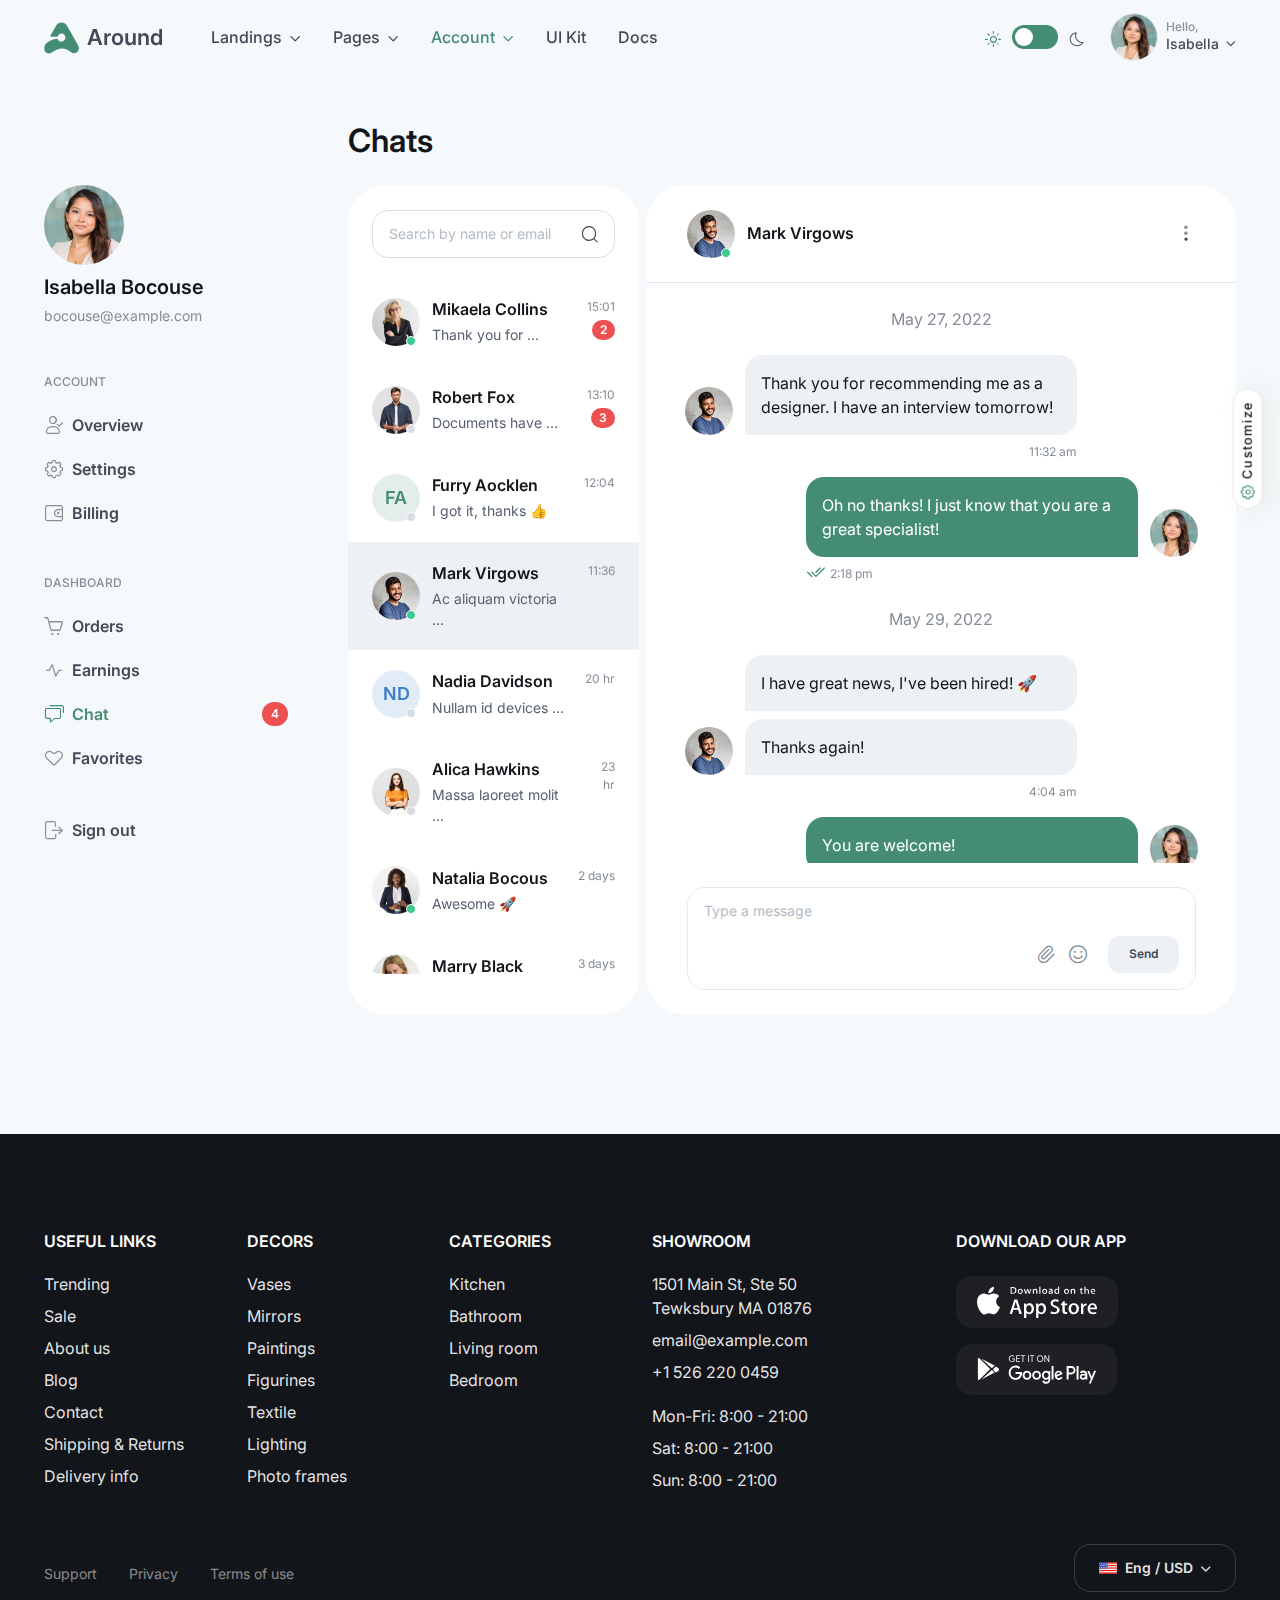
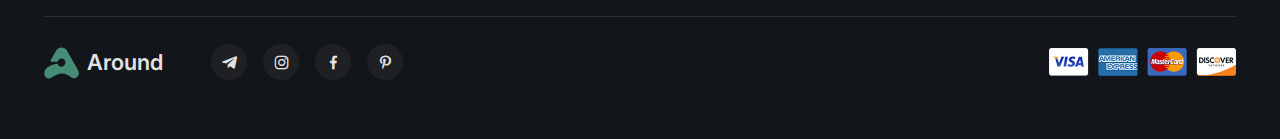
<file: account-chat.html>
<!DOCTYPE html>
<html lang="en">
  <head>
    <meta charset="utf-8">
    <title>Around | Account - Chat</title>
    <!-- SEO Meta Tags-->
    <meta name="description" content="Around - Multipurpose Bootstrap HTML Template">
    <meta name="keywords" content="bootstrap, business, corporate, coworking space, services, creative agency, dashboard, e-commerce, mobile app showcase, saas, multipurpose, product landing, shop, software, ui kit, web studio, landing, dark mode, html5, css3, javascript, gallery, slider, touch, creative">
    <meta name="author" content="Createx Studio">
    <!-- Viewport-->
    <meta name="viewport" content="width=device-width, initial-scale=1">
    <!-- Favicon and Touch Icons-->
    <link rel="apple-touch-icon" sizes="180x180" href="assets/favicon/apple-touch-icon.png">
    <link rel="icon" type="image/png" sizes="32x32" href="assets/favicon/favicon-32x32.png">
    <link rel="icon" type="image/png" sizes="16x16" href="assets/favicon/favicon-16x16.png">
    <link rel="manifest" href="assets/favicon/site.webmanifest">
    <link rel="mask-icon" color="#6366f1" href="assets/favicon/safari-pinned-tab.svg">
    <meta name="msapplication-TileColor" content="#080032">
    <meta name="msapplication-config" content="assets/favicon/browserconfig.xml">
    <meta name="theme-color" content="white">
    <!-- Theme mode-->
    <script>
      let mode = window.localStorage.getItem('mode'),
          root = document.getElementsByTagName('html')[0];
      if (mode !== undefined && mode === 'dark') {
        root.classList.add('dark-mode');
      } else {
        root.classList.remove('dark-mode');
      }
      
      
    </script>
    <!-- Page loading styles-->
    <style>.page-loading {
        position: fixed;
        top: 0;
        right: 0;
        bottom: 0;
        left: 0;
        width: 100%;
        height: 100%;
        -webkit-transition: all .4s .2s ease-in-out;
        transition: all .4s .2s ease-in-out;
        background-color: #fff;
        opacity: 0;
        visibility: hidden;
        z-index: 9999;
      }
      .dark-mode .page-loading {
        background-color: #121519;
      }
      .page-loading.active {
        opacity: 1;
        visibility: visible;
      }
      .page-loading-inner {
        position: absolute;
        top: 50%;
        left: 0;
        width: 100%;
        text-align: center;
        -webkit-transform: translateY(-50%);
        transform: translateY(-50%);
        -webkit-transition: opacity .2s ease-in-out;
        transition: opacity .2s ease-in-out;
        opacity: 0;
      }
      .page-loading.active > .page-loading-inner {
        opacity: 1;
      }
      .page-loading-inner > span {
        display: block;
        font-family: 'Inter', sans-serif;
        font-size: 1rem;
        font-weight: normal;
        color: #6f788b;
      }
      .dark-mode .page-loading-inner > span {
        color: #fff;
        opacity: .6;
      }
      .page-spinner {
        display: inline-block;
        width: 2.75rem;
        height: 2.75rem;
        margin-bottom: .75rem;
        vertical-align: text-bottom;
        background-color: #d7dde2; 
        border-radius: 50%;
        opacity: 0;
        -webkit-animation: spinner .75s linear infinite;
        animation: spinner .75s linear infinite;
      }
      .dark-mode .page-spinner {
        background-color: rgba(255,255,255,.25);
      }
      @-webkit-keyframes spinner {
        0% {
          -webkit-transform: scale(0);
          transform: scale(0);
        }
        50% {
          opacity: 1;
          -webkit-transform: none;
          transform: none;
        }
      }
      @keyframes spinner {
        0% {
          -webkit-transform: scale(0);
          transform: scale(0);
        }
        50% {
          opacity: 1;
          -webkit-transform: none;
          transform: none;
        }
      }
      
    </style>
    <!-- Page loading scripts-->
    <script>
      (function () {
        window.onload = function () {
          const preloader = document.querySelector('.page-loading');
          preloader.classList.remove('active');
          setTimeout(function () {
            preloader.remove();
          }, 1500);
        };
      })();
      
    </script>
    <!-- Import Google Font-->
    <link rel="preconnect" href="https://fonts.googleapis.com">
    <link rel="preconnect" href="https://fonts.gstatic.com" crossorigin>
    <link href="https://fonts.googleapis.com/css2?family=Inter:wght@400;500;600;700;800&amp;display=swap" rel="stylesheet" id="google-font">
    <!-- Vendor styles-->
    <link rel="stylesheet" media="screen" href="assets/vendor/simplebar/dist/simplebar.min.css"/>
    <!-- Main Theme Styles + Bootstrap-->
    <link rel="stylesheet" media="screen" href="assets/css/theme.min.css">
    <!-- Customizer generated styles-->
    <style id="customizer-styles"></style>
    <!-- Google Tag Manager-->
    <script>
      (function(w,d,s,l,i){w[l]=w[l]||[];w[l].push({'gtm.start':
      new Date().getTime(),event:'gtm.js'});var f=d.getElementsByTagName(s)[0],
      j=d.createElement(s),dl=l!='dataLayer'?'&l='+l:'';j.async=true;j.src=
      'https://www.googletagmanager.com/gtm.js?id='+i+dl;f.parentNode.insertBefore(j,f);
      })(window,document,'script','dataLayer','GTM-WKV3GT5');
    </script>
  </head>
  <!-- Body-->
  <body class="bg-secondary">
    <!-- Google Tag Manager (noscript)-->
    <noscript>
      <iframe src="https://www.googletagmanager.com/ns.html?id=GTM-WKV3GT5" height="0" width="0" style="display: none; visibility: hidden;"></iframe>
    </noscript>
    <!-- Page loading spinner-->
    <div class="page-loading active">
      <div class="page-loading-inner">
        <div class="page-spinner"></div><span>Loading...</span>
      </div>
    </div>
    <!-- Customizer modal-->
    <div class="modal fade" id="customizer-modal" tabindex="-1" role="dialog">
      <div class="modal-dialog modal-lg modal-dialog-scrollable" role="document">
        <div class="modal-content">
          <div class="modal-header">
            <h4 class="modal-title">Your custom styles</h4>
            <button class="btn-close" type="button" data-bs-dismiss="modal" aria-label="Close"></button>
          </div>
          <div class="modal-body py-4">
            <p class="mb-3">Grab the generated styles below. Wrap them inside <code>&lt;style&gt;</code> tag and put in the <code>&lt;head&gt;</code> section of your HTML document.</p>
            <p class="mb-4"><span class='fw-medium'>IMPORTANT:</span> In order for these styles to take effect you have to placed them below:<br><code>&lt;link rel=&quot;stylesheet&quot; media=&quot;screen&quot; href=&quot;assets/css/theme.min.css&quot;&gt;</code></p>
            <div class="bg-secondary overflow-hidden rounded-4">
              <pre class="text-wrap bg-transparent border-0 text-dark p-4" id="custom-generated-styles"></pre>
            </div>
          </div>
          <div class="modal-footer">
            <button class="btn btn-secondary w-100 w-sm-auto mb-3 mb-sm-0" type="button" data-bs-dismiss="modal">Close</button>
            <button class="btn btn-primary w-100 w-sm-auto ms-sm-3" type="button" id="copy-styles-btn"><i class="ai-copy me-2 ms-n1"></i>Copy styles</button>
          </div>
        </div>
      </div>
    </div>
    <!-- Customizer toggler--><a class="position-fixed top-50 bg-light text-dark fw-medium border rounded-pill shadow text-decoration-none" href="#customizer" data-bs-toggle="offcanvas" style="right: -1.75rem; margin-top: -1rem; padding: .25rem .75rem; transform: rotate(-90deg); font-size: calc(var(--ar-body-font-size) * .8125); letter-spacing: .075rem; z-index: 1030;"><i class="ai-settings text-primary fs-base me-1 ms-n1"></i>Customize</a>
    <!-- Customizer offcanvas-->
    <div class="offcanvas offcanvas-end" id="customizer" data-bs-scroll="true" data-bs-backdrop="false" tabindex="-1">
      <div class="offcanvas-header border-bottom">
        <h4 class="offcanvas-title">Customize theme</h4>
        <button class="btn-close" type="button" data-bs-dismiss="offcanvas"></button>
      </div>
      <div class="offcanvas-body">
        <div class="d-flex align-items-center mb-3"><i class="ai-paint-roll text-muted fs-4 me-2"></i>
          <h5 class="mb-0">Colors</h5>
        </div>
        <div class="row row-cols-3 g-3 mb-5" id="theme-colors">
          <div class="col">
            <div class="text-dark fs-sm fw-medium mb-2">Primary</div>
            <div class="color-swatch" id="theme-primary" data-color-labels="[&quot;theme-primary&quot;, &quot;primary&quot;, &quot;primary-rgb&quot;]">
              <label class="ratio ratio-4x3 border rounded-1 cursor-pointer mb-1" for="primary" style="background-color: #448c74;" role="button"></label>
              <input class="form-control form-control-sm" type="text" value="#448c74">
              <input class="visually-hidden" type="color" id="primary" value="#448c74">
            </div>
          </div>
          <div class="col">
            <div class="text-dark fs-sm fw-medium mb-2">Warning</div>
            <div class="color-swatch" id="theme-warning" data-color-labels="[&quot;theme-warning&quot;, &quot;warning&quot;, &quot;warning-rgb&quot;]">
              <label class="ratio ratio-4x3 border rounded-1 cursor-pointer mb-1" for="warning" style="background-color: #edcb50;" role="button"></label>
              <input class="form-control form-control-sm" type="text" value="#edcb50">
              <input class="visually-hidden" type="color" id="warning" value="#edcb50">
            </div>
          </div>
          <div class="col">
            <div class="text-dark fs-sm fw-medium mb-2">Info</div>
            <div class="color-swatch" id="theme-info" data-color-labels="[&quot;theme-info&quot;, &quot;info&quot;, &quot;info-rgb&quot;]">
              <label class="ratio ratio-4x3 border rounded-1 cursor-pointer mb-1" for="info" style="background-color: #3f7fca;" role="button"></label>
              <input class="form-control form-control-sm" type="text" value="#3f7fca">
              <input class="visually-hidden" type="color" id="info" value="#3f7fca">
            </div>
          </div>
          <div class="col">
            <div class="text-dark fs-sm fw-medium pt-1 mb-2">Success</div>
            <div class="color-swatch" id="theme-success" data-color-labels="[&quot;theme-success&quot;, &quot;success&quot;, &quot;success-rgb&quot;]">
              <label class="ratio ratio-4x3 border rounded-1 cursor-pointer mb-1" for="success" style="background-color: #3fca90;" role="button"></label>
              <input class="form-control form-control-sm" type="text" value="#3fca90">
              <input class="visually-hidden" type="color" id="success" value="#3fca90">
            </div>
          </div>
          <div class="col">
            <div class="text-dark fs-sm fw-medium pt-1 mb-2">Danger</div>
            <div class="color-swatch" id="theme-danger" data-color-labels="[&quot;theme-danger&quot;, &quot;danger&quot;, &quot;danger-rgb&quot;]">
              <label class="ratio ratio-4x3 border rounded-1 cursor-pointer mb-1" for="danger" style="background-color: #ed5050;" role="button"></label>
              <input class="form-control form-control-sm" type="text" value="#ed5050">
              <input class="visually-hidden" type="color" id="danger" value="#ed5050">
            </div>
          </div>
        </div>
        <div class="d-flex align-items-center mb-3"><i class="ai-align-left text-muted fs-4 me-2"></i>
          <h5 class="mb-0">Typography <span class="text-muted fs-sm fw-normal">(1rem = 16px)</span></h5>
        </div>
        <div class="mb-5">
          <div class="mb-3">
            <label class="text-dark fs-sm fw-medium pt-1 mb-2" for="font-url">Google font URL</label>
            <input class="form-control" type="url" value="https://fonts.googleapis.com/css2?family=Inter:wght@400;500;600;700&amp;display=swap" id="font-url">
          </div>
          <div class="mb-3">
            <label class="text-dark fs-sm fw-medium pt-1 mb-2" for="body-font-family">Font family</label>
            <input class="form-control" type="text" value="'Inter', sans-serif" id="body-font-family">
          </div>
          <div class="row row-cols-2">
            <div class="col mb-3">
              <label class="d-flex w-100 text-dark fs-sm fw-medium pt-1 mb-2" for="root-font-size">Root font size, rem</label>
              <select class="form-select" id="root-font-size">
                <option value=".75rem">.75</option>
                <option value=".875rem">.875</option>
                <option value="1rem" selected>1</option>
                <option value="1.05rem">1.05</option>
                <option value="1.1rem">1.1</option>
                <option value="1.15rem">1.15</option>
                <option value="1.25rem">1.25</option>
                <option value="1.375rem">1.375</option>
              </select>
            </div>
            <div class="col mb-3">
              <label class="d-flex w-100 text-dark fs-sm fw-medium pt-1 mb-2" for="body-font-size">Body font size, rem</label>
              <select class="form-select" id="body-font-size">
                <option value=".75rem">.75</option>
                <option value=".875rem">.875</option>
                <option value="1rem" selected>1</option>
                <option value="1.15rem">1.15</option>
                <option value="1.25rem">1.25</option>
                <option value="1.375rem">1.375</option>
              </select>
            </div>
          </div>
        </div>
        <div class="d-flex align-items-center mt-n2 mb-3"><i class="ai-maximize text-muted fs-5 me-2"></i>
          <h5 class="mb-0">Borders / Rounding</h5>
        </div>
        <div class="mb-3">
          <label class="d-flex w-100 text-dark fs-sm fw-medium pt-1 mb-2" for="border-width">Border width, px</label>
          <input class="form-control" type="number" min="0" step="1" value="1" id="border-width">
        </div>
        <div class="mb-3">
          <label class="d-flex w-100 text-dark fs-sm fw-medium pt-1 mb-2" for="border-radius">Rounded base, rem</label>
          <input class="form-control" type="number" min="0" step=".05" value="1" id="border-radius">
        </div>
        <div id="theme-border-radiuses">
          <div class="mb-3">
            <label class="d-flex w-100 text-dark fs-sm fw-medium pt-1 mb-2" for="border-radius-sm">
              Rounded SM<span class='text-muted fw-normal ms-1'> = Rounded base multiplied by</span></label>
            <input class="form-control" type="number" min="0" step=".05" value=".75" id="border-radius-sm">
          </div>
          <div class="mb-3">
            <label class="d-flex w-100 text-dark fs-sm fw-medium pt-1 mb-2" for="border-radius-lg">
              Rounded LG<span class='text-muted fw-normal ms-1'> = Rounded base multiplied by</span></label>
            <input class="form-control" type="number" min="0" step=".05" value="1.125" id="border-radius-lg">
          </div>
          <div class="mb-3">
            <label class="d-flex w-100 text-dark fs-sm fw-medium pt-1 mb-2" for="border-radius-xl">
              Rounded XL<span class='text-muted fw-normal ms-1'> = Rounded base multiplied by</span></label>
            <input class="form-control" type="number" min="0" step=".05" value="1.5" id="border-radius-xl">
          </div>
          <div class="mb-3">
            <label class="d-flex w-100 text-dark fs-sm fw-medium pt-1 mb-2" for="border-radius-2xl">
              Rounded 2XL<span class='text-muted fw-normal ms-1'> = Rounded base multiplied by</span></label>
            <input class="form-control" type="number" min="0" step=".05" value="2.25" id="border-radius-2xl">
          </div>
        </div>
      </div>
      <div class="offcanvas-header border-top d-none" id="customizer-btns">
        <button class="btn btn-secondary w-100 me-3" type="button" id="customizer-reset-btn"><i class="ai-undo fs-lg me-2 ms-n1"></i>Reset</button>
        <button class="btn btn-primary w-100" type="button" data-bs-toggle="modal" data-bs-target="#customizer-modal"><i class="ai-code-curly fs-lg me-2 ms-n1"></i>Show styles</button>
      </div>
    </div>
    <!-- Page wrapper-->
    <main class="page-wrapper">
      <!-- Navbar. Remove 'fixed-top' class to make the navigation bar scrollable with the page-->
      <header class="navbar navbar-expand-lg fixed-top">
        <div class="container"><a class="navbar-brand pe-sm-3" href="index.html"><span class="text-primary flex-shrink-0 me-2">
              <svg version="1.1" width="35" height="32" viewBox="0 0 36 33" xmlns="http://www.w3.org/2000/svg">
                <path fill="currentColor" d="M35.6,29c-1.1,3.4-5.4,4.4-7.9,1.9c-2.3-2.2-6.1-3.7-9.4-3.7c-3.1,0-7.5,1.8-10,4.1c-2.2,2-5.8,1.5-7.3-1.1c-1-1.8-1.2-4.1,0-6.2l0.6-1.1l0,0c0.6-0.7,4.4-5.2,12.5-5.7c0.5,1.8,2,3.1,3.9,3.1c2.2,0,4.1-1.9,4.1-4.2s-1.8-4.2-4.1-4.2c-2,0-3.6,1.4-4,3.3H7.7c-0.8,0-1.3-0.9-0.9-1.6l5.6-9.8c2.5-4.5,8.8-4.5,11.3,0L35.1,24C36,25.7,36.1,27.5,35.6,29z"></path>
              </svg></span>Around</a>
          <div class="form-check form-switch mode-switch order-lg-2 me-3 me-lg-4 ms-auto" data-bs-toggle="mode">
            <input class="form-check-input" type="checkbox" id="theme-mode">
            <label class="form-check-label" for="theme-mode"><i class="ai-sun fs-lg"></i></label>
            <label class="form-check-label" for="theme-mode"><i class="ai-moon fs-lg"></i></label>
          </div>
          <!-- User signed in state. Account dropdown on screens > 576px-->
          <div class="dropdown nav d-none d-sm-block order-lg-3"><a class="nav-link d-flex align-items-center p-0" href="#" data-bs-toggle="dropdown" aria-expanded="false"><img class="border rounded-circle" src="assets/img/avatar/01.jpg" width="48" alt="Isabella Bocouse">
              <div class="ps-2">
                <div class="fs-xs lh-1 opacity-60">Hello,</div>
                <div class="fs-sm dropdown-toggle">Isabella</div>
              </div></a>
            <div class="dropdown-menu dropdown-menu-end my-1">
              <h6 class="dropdown-header fs-xs fw-medium text-muted text-uppercase pb-1">Account</h6><a class="dropdown-item" href="account-overview.html"><i class="ai-user-check fs-lg opacity-70 me-2"></i>Overview</a><a class="dropdown-item" href="account-settings.html"><i class="ai-settings fs-lg opacity-70 me-2"></i>Settings</a><a class="dropdown-item" href="account-billing.html"><i class="ai-wallet fs-base opacity-70 me-2 mt-n1"></i>Billing</a>
              <div class="dropdown-divider"></div>
              <h6 class="dropdown-header fs-xs fw-medium text-muted text-uppercase pb-1">Dashboard</h6><a class="dropdown-item" href="account-orders.html"><i class="ai-cart fs-lg opacity-70 me-2"></i>Orders</a><a class="dropdown-item" href="account-earnings.html"><i class="ai-activity fs-lg opacity-70 me-2"></i>Earnings</a><a class="dropdown-item d-flex align-items-center" href="account-chat.html"><i class="ai-messages fs-lg opacity-70 me-2"></i>Chat<span class="badge bg-danger ms-auto">4</span></a><a class="dropdown-item" href="account-favorites.html"><i class="ai-heart fs-lg opacity-70 me-2"></i>Favorites</a>
              <div class="dropdown-divider"></div><a class="dropdown-item" href="account-signin.html"><i class="ai-logout fs-lg opacity-70 me-2"></i>Sign out</a>
            </div>
          </div>
          <button class="navbar-toggler ms-sm-3" type="button" data-bs-toggle="collapse" data-bs-target="#navbarNav"><span class="navbar-toggler-icon"></span></button>
          <nav class="collapse navbar-collapse" id="navbarNav">
            <ul class="navbar-nav navbar-nav-scroll me-auto" style="--ar-scroll-height: 520px;">
              <li class="nav-item dropdown"><a class="nav-link dropdown-toggle" href="#" data-bs-toggle="dropdown" aria-expanded="false">Landings</a>
                <div class="dropdown-menu overflow-hidden p-0">
                  <div class="d-lg-flex">
                    <div class="mega-dropdown-column pt-1 pt-lg-3 pb-lg-4">
                      <ul class="list-unstyled mb-0">
                        <li><a class="dropdown-item" href="index.html">Template Intro Page</a><span class="mega-dropdown-column position-absolute top-0 end-0 h-100 bg-size-cover bg-repeat-0 rounded-3 rounded-start-0" style="background-image: url(assets/img/megamenu/landings.jpg);"></span></li>
                        <li><a class="dropdown-item" href="landing-mobile-app-showcase.html">Mobile App Showcase</a><span class="mega-dropdown-column position-absolute top-0 end-0 h-100 bg-size-cover bg-repeat-0 zindex-2 opacity-0" style="background-image: url(assets/img/megamenu/mobile-app.jpg);"></span></li>
                        <li><a class="dropdown-item" href="landing-product.html">Product Landing</a><span class="mega-dropdown-column position-absolute top-0 end-0 h-100 bg-size-cover bg-repeat-0 zindex-2 opacity-0" style="background-image: url(assets/img/megamenu/product-landing.jpg);"></span></li>
                        <li><a class="dropdown-item" href="landing-saas-v1.html">SaaS v.1</a><span class="mega-dropdown-column position-absolute top-0 end-0 h-100 bg-size-cover bg-repeat-0 zindex-2 opacity-0" style="background-image: url(assets/img/megamenu/saas-1.jpg);"></span></li>
                        <li><a class="dropdown-item" href="landing-saas-v2.html">SaaS v.2</a><span class="mega-dropdown-column position-absolute top-0 end-0 h-100 bg-size-cover bg-repeat-0 zindex-2 opacity-0" style="background-image: url(assets/img/megamenu/saas-2.jpg);"></span></li>
                        <li><a class="dropdown-item" href="landing-saas-v3.html">SaaS v.3<span class="text-danger fs-xs ms-2">New</span></a><span class="mega-dropdown-column position-absolute top-0 end-0 h-100 bg-size-cover bg-repeat-0 zindex-2 opacity-0" style="background-image: url(assets/img/megamenu/saas-3.jpg);"></span></li>
                        <li><a class="dropdown-item" href="landing-shop.html">Shop Homepage</a><span class="mega-dropdown-column position-absolute top-0 end-0 h-100 bg-size-cover bg-repeat-0 zindex-2 opacity-0" style="background-image: url(assets/img/megamenu/shop-homepage.jpg);"></span></li>
                        <li><a class="dropdown-item" href="landing-marketing-agency.html">Marketing Agency</a><span class="mega-dropdown-column position-absolute top-0 end-0 h-100 bg-size-cover bg-repeat-0 zindex-2 opacity-0" style="background-image: url(assets/img/megamenu/marketing-agency.jpg);"></span></li>
                        <li><a class="dropdown-item" href="landing-creative-agency.html">Creative Agency</a><span class="mega-dropdown-column position-absolute top-0 end-0 h-100 bg-size-cover bg-repeat-0 zindex-2 opacity-0" style="background-image: url(assets/img/megamenu/creative-agency.jpg);"></span></li>
                        <li><a class="dropdown-item" href="landing-conference.html">Conference (Event)<span class="text-danger fs-xs ms-2">New</span></a><span class="mega-dropdown-column position-absolute top-0 end-0 h-100 bg-size-cover bg-repeat-0 zindex-2 opacity-0" style="background-image: url(assets/img/megamenu/conference.jpg);"></span></li>
                      </ul>
                    </div>
                    <div class="mega-dropdown-column pb-2 pt-lg-3 pb-lg-4">
                      <ul class="list-unstyled mb-0">
                        <li><a class="dropdown-item" href="landing-web-studio.html">Web Studio</a><span class="mega-dropdown-column position-absolute top-0 end-0 h-100 bg-size-cover bg-repeat-0 zindex-2 opacity-0" style="background-image: url(assets/img/megamenu/web-studio.jpg);"></span></li>
                        <li><a class="dropdown-item" href="landing-corporate.html">Corporate</a><span class="mega-dropdown-column position-absolute top-0 end-0 h-100 bg-size-cover bg-repeat-0 zindex-2 opacity-0" style="background-image: url(assets/img/megamenu/corporate.jpg);"></span></li>
                        <li><a class="dropdown-item" href="landing-business-consulting.html">Business Consulting</a><span class="mega-dropdown-column position-absolute top-0 end-0 h-100 bg-size-cover bg-repeat-0 zindex-2 opacity-0" style="background-image: url(assets/img/megamenu/business-consulting.jpg);"></span></li>
                        <li><a class="dropdown-item" href="landing-coworking-space.html">Coworking Space</a><span class="mega-dropdown-column position-absolute top-0 end-0 h-100 bg-size-cover bg-repeat-0 zindex-2 opacity-0" style="background-image: url(assets/img/megamenu/coworking.jpg);"></span></li>
                        <li><a class="dropdown-item" href="landing-yoga-studio.html">Yoga Studio</a><span class="mega-dropdown-column position-absolute top-0 end-0 h-100 bg-size-cover bg-repeat-0 zindex-2 opacity-0" style="background-image: url(assets/img/megamenu/yoga-studio.jpg);"></span></li>
                        <li><a class="dropdown-item" href="landing-influencer.html">Influencer<span class="text-danger fs-xs ms-2">New</span></a><span class="mega-dropdown-column position-absolute top-0 end-0 h-100 bg-size-cover bg-repeat-0 zindex-2 opacity-0" style="background-image: url(assets/img/megamenu/influencer.jpg);"></span></li>
                        <li><a class="dropdown-item" href="landing-blog.html">Blog Homepage</a><span class="mega-dropdown-column position-absolute top-0 end-0 h-100 bg-size-cover bg-repeat-0 zindex-2 opacity-0" style="background-image: url(assets/img/megamenu/blog-homepage.jpg);"></span></li>
                      </ul>
                    </div>
                    <div class="mega-dropdown-column position-relative border-start zindex-3"></div>
                  </div>
                </div>
              </li>
              <li class="nav-item dropdown"><a class="nav-link dropdown-toggle" href="#" data-bs-toggle="dropdown" data-bs-auto-close="outside" aria-expanded="false">Pages</a>
                <ul class="dropdown-menu">
                  <li class="dropdown"><a class="dropdown-item dropdown-toggle" href="#" data-bs-toggle="dropdown" aria-expanded="false">Portfolio</a>
                    <ul class="dropdown-menu">
                      <li><a class="dropdown-item" href="portfolio-list-v1.html">List View v.1</a></li>
                      <li><a class="dropdown-item" href="portfolio-list-v2.html">List View v.2</a></li>
                      <li><a class="dropdown-item" href="portfolio-grid-v1.html">Grid View v.1</a></li>
                      <li><a class="dropdown-item" href="portfolio-grid-v2.html">Grid View v.2</a></li>
                      <li><a class="dropdown-item" href="portfolio-slider.html">Slider View</a></li>
                      <li><a class="dropdown-item" href="portfolio-single-v1.html">Single Project v.1</a></li>
                      <li><a class="dropdown-item" href="portfolio-single-v2.html">Single Project v.2</a></li>
                    </ul>
                  </li>
                  <li class="dropdown"><a class="dropdown-item dropdown-toggle" href="#" data-bs-toggle="dropdown" aria-expanded="false">Shop</a>
                    <ul class="dropdown-menu">
                      <li><a class="dropdown-item" href="shop-catalog.html">Catalog (Listing)</a></li>
                      <li><a class="dropdown-item" href="shop-single.html">Product Page</a></li>
                      <li><a class="dropdown-item" href="shop-checkout.html">Checkout</a></li>
                    </ul>
                  </li>
                  <li class="dropdown"><a class="dropdown-item dropdown-toggle" href="#" data-bs-toggle="dropdown" aria-expanded="false">Blog</a>
                    <ul class="dropdown-menu">
                      <li><a class="dropdown-item" href="blog-grid-sidebar.html">Grid View with Sidebar</a></li>
                      <li><a class="dropdown-item" href="blog-grid.html">Grid View no Sidebar</a></li>
                      <li><a class="dropdown-item" href="blog-list-sidebar.html">List View with Sidebar</a></li>
                      <li><a class="dropdown-item" href="blog-list.html">List View no Sidebar</a></li>
                      <li><a class="dropdown-item" href="blog-single-v1.html">Single post v.1</a></li>
                      <li><a class="dropdown-item" href="blog-single-v2.html">Single post v.2</a></li>
                      <li><a class="dropdown-item" href="blog-single-v3.html">Single post v.3</a></li>
                    </ul>
                  </li>
                  <li class="dropdown"><a class="dropdown-item dropdown-toggle" href="#" data-bs-toggle="dropdown" aria-expanded="false">About</a>
                    <ul class="dropdown-menu">
                      <li><a class="dropdown-item" href="about-agency.html">About - Agency</a></li>
                      <li><a class="dropdown-item" href="about-product.html">About - Product</a></li>
                    </ul>
                  </li>
                  <li class="dropdown"><a class="dropdown-item dropdown-toggle" href="#" data-bs-toggle="dropdown" aria-expanded="false">Services</a>
                    <ul class="dropdown-menu">
                      <li><a class="dropdown-item" href="services-v1.html">Services v.1</a></li>
                      <li><a class="dropdown-item" href="services-v2.html">Services v.2</a></li>
                      <li><a class="dropdown-item" href="services-v3.html">Services v.3</a></li>
                    </ul>
                  </li>
                  <li><a class="dropdown-item" href="pricing.html">Pricing</a></li>
                  <li class="dropdown"><a class="dropdown-item dropdown-toggle" href="#" data-bs-toggle="dropdown" aria-expanded="false">Contacts</a>
                    <ul class="dropdown-menu">
                      <li><a class="dropdown-item" href="contacts-v1.html">Contacts v.1</a></li>
                      <li><a class="dropdown-item" href="contacts-v2.html">Contacts v.2</a></li>
                      <li><a class="dropdown-item" href="contacts-v3.html">Contacts v.3</a></li>
                    </ul>
                  </li>
                  <li class="dropdown"><a class="dropdown-item dropdown-toggle" href="#" data-bs-toggle="dropdown" aria-expanded="false">Specialty Pages</a>
                    <ul class="dropdown-menu">
                      <li><a class="dropdown-item" href="404-v1.html">404 Error v.1</a></li>
                      <li><a class="dropdown-item" href="404-v2.html">404 Error v.2</a></li>
                      <li><a class="dropdown-item" href="404-v3.html">404 Error v.3</a></li>
                    </ul>
                  </li>
                </ul>
              </li>
              <li class="nav-item dropdown"><a class="nav-link dropdown-toggle active" href="#" data-bs-toggle="dropdown" data-bs-auto-close="outside" aria-expanded="false">Account</a>
                <ul class="dropdown-menu">
                  <li class="dropdown"><a class="dropdown-item dropdown-toggle" href="#" data-bs-toggle="dropdown" aria-expanded="false">Auth pages</a>
                    <ul class="dropdown-menu">
                      <li><a class="dropdown-item" href="account-signin.html">Sign In</a></li>
                      <li><a class="dropdown-item" href="account-signup.html">Sign Up</a></li>
                      <li><a class="dropdown-item" href="account-signinup.html">Sign In / Up</a></li>
                      <li><a class="dropdown-item" href="account-password-recovery.html">Password Recovery</a></li>
                    </ul>
                  </li>
                  <li><a class="dropdown-item" href="account-overview.html">Overview</a></li>
                  <li><a class="dropdown-item" href="account-settings.html">Settings</a></li>
                  <li><a class="dropdown-item" href="account-billing.html">Billing</a></li>
                  <li><a class="dropdown-item" href="account-orders.html">Orders</a></li>
                  <li><a class="dropdown-item" href="account-earnings.html">Earnings</a></li>
                  <li><a class="dropdown-item" href="account-chat.html">Chat (Messages)</a></li>
                  <li><a class="dropdown-item" href="account-favorites.html">Favorites (Wishlist)</a></li>
                </ul>
              </li>
              <li class="nav-item"><a class="nav-link" href="components/typography.html">UI Kit</a></li>
              <li class="nav-item"><a class="nav-link" href="docs/getting-started.html">Docs</a></li>
              <!-- User signed in state. Account dropdown on screens > 576px-->
              <li class="nav-item dropdown d-sm-none border-top mt-2 pt-2"><a class="nav-link" href="#" data-bs-toggle="dropdown" aria-expanded="false"><img class="border rounded-circle" src="assets/img/avatar/01.jpg" width="48" alt="Isabella Bocouse">
                  <div class="ps-2">
                    <div class="fs-xs lh-1 opacity-60">Hello,</div>
                    <div class="fs-sm dropdown-toggle">Isabella</div>
                  </div></a>
                <div class="dropdown-menu">
                  <h6 class="dropdown-header fs-xs fw-medium text-muted text-uppercase pb-1">Account</h6><a class="dropdown-item" href="account-overview.html"><i class="ai-user-check fs-lg opacity-70 me-2"></i>Overview</a><a class="dropdown-item" href="account-settings.html"><i class="ai-settings fs-lg opacity-70 me-2"></i>Settings</a><a class="dropdown-item" href="account-billing.html"><i class="ai-wallet fs-base opacity-70 me-2 mt-n1"></i>Billing</a>
                  <h6 class="dropdown-header fs-xs fw-medium text-muted text-uppercase pt-3 pb-1">Dashboard</h6><a class="dropdown-item" href="account-orders.html"><i class="ai-cart fs-lg opacity-70 me-2"></i>Orders</a><a class="dropdown-item" href="account-earnings.html"><i class="ai-activity fs-lg opacity-70 me-2"></i>Earnings</a><a class="dropdown-item d-flex align-items-center" href="account-chat.html"><i class="ai-messages fs-lg opacity-70 me-2"></i>Chat<span class="badge bg-danger ms-3">4</span></a><a class="dropdown-item" href="account-favorites.html"><i class="ai-heart fs-lg opacity-70 me-2"></i>Favorites</a>
                  <div class="dropdown-divider"></div><a class="dropdown-item" href="account-signin.html"><i class="ai-logout fs-lg opacity-70 me-2"></i>Sign out</a>
                </div>
              </li>
            </ul>
          </nav>
        </div>
      </header>
      <!-- Page content-->
      <div class="container py-5 mt-4 mt-lg-5 mb-lg-4 my-xl-5">
        <div class="row pt-sm-2 pt-lg-0">
          <!-- Sidebar (offcanvas on sreens < 992px)-->
          <aside class="col-lg-3 pe-lg-4 pe-xl-5 mt-n3">
            <div class="position-lg-sticky top-0">
              <div class="d-none d-lg-block" style="padding-top: 105px;"></div>
              <div class="offcanvas-lg offcanvas-start" id="sidebarAccount">
                <button class="btn-close position-absolute top-0 end-0 mt-3 me-3 d-lg-none" type="button" data-bs-dismiss="offcanvas" data-bs-target="#sidebarAccount"></button>
                <div class="offcanvas-body">
                  <div class="pb-2 pb-lg-0 mb-4 mb-lg-5"><img class="d-block rounded-circle mb-2" src="assets/img/avatar/02.jpg" width="80" alt="Isabella Bocouse">
                    <h3 class="h5 mb-1">Isabella Bocouse</h3>
                    <p class="fs-sm text-muted mb-0">bocouse@example.com</p>
                  </div>
                  <nav class="nav flex-column pb-2 pb-lg-4 mb-3">
                    <h4 class="fs-xs fw-medium text-muted text-uppercase pb-1 mb-2">Account</h4><a class="nav-link fw-semibold py-2 px-0" href="account-overview.html"><i class="ai-user-check fs-5 opacity-60 me-2"></i>Overview</a><a class="nav-link fw-semibold py-2 px-0" href="account-settings.html"><i class="ai-settings fs-5 opacity-60 me-2"></i>Settings</a><a class="nav-link fw-semibold py-2 px-0" href="account-billing.html"><i class="ai-wallet fs-5 opacity-60 me-2"></i>Billing</a>
                  </nav>
                  <nav class="nav flex-column pb-2 pb-lg-4 mb-1">
                    <h4 class="fs-xs fw-medium text-muted text-uppercase pb-1 mb-2">Dashboard</h4><a class="nav-link fw-semibold py-2 px-0" href="account-orders.html"><i class="ai-cart fs-5 opacity-60 me-2"></i>Orders</a><a class="nav-link fw-semibold py-2 px-0" href="account-earnings.html"><i class="ai-activity fs-5 opacity-60 me-2"></i>Earnings</a><a class="nav-link fw-semibold py-2 px-0 active" href="account-chat.html"><i class="ai-messages fs-5 opacity-60 me-2"></i>Chat<span class="badge bg-danger ms-auto">4</span></a><a class="nav-link fw-semibold py-2 px-0" href="account-favorites.html"><i class="ai-heart fs-5 opacity-60 me-2"></i>Favorites</a>
                  </nav>
                  <nav class="nav flex-column"><a class="nav-link fw-semibold py-2 px-0" href="account-signin.html"><i class="ai-logout fs-5 opacity-60 me-2"></i>Sign out</a></nav>
                </div>
              </div>
            </div>
          </aside>
          <!-- Page content-->
          <div class="col-lg-9 pt-4 pb-2 pb-sm-4">
            <h1 class="h2 mb-4">Chats</h1>
            <div class="row position-relative overflow-hidden gx-2 zindex-1">
              <!-- Contacts list-->
              <div class="col-xl-4">
                <div class="offcanvas-xl offcanvas-start position-absolute position-xl-relative h-100 bg-light rounded-5 border border-xl-0" id="contactsList" data-bs-scroll="true" data-bs-backdrop="false">
                  <div class="rounded-5 overflow-hidden">
                    <div class="card-header w-100 border-0 px-4 pt-4 pb-3">
                      <div class="d-flex d-xl-none justify-content-end mt-n2 mb-2">
                        <button class="btn btn-outline-secondary border-0 px-3 me-n2" type="button" data-bs-dismiss="offcanvas" data-bs-target=" #contactsList"><i class="ai-cross me-2"></i>Close</button>
                      </div>
                      <div class="position-relative">
                        <input class="form-control pe-5" type="text" placeholder="Search by name or email"><i class="ai-search fs-lg text-nav position-absolute top-50 end-0 translate-middle-y me-3"></i>
                      </div>
                    </div>
                    <div class="card-body px-0 pb-4 pb-xl-0 pt-1" data-simplebar style="max-height: 700px;">
                      <!-- Contact--><a class="d-flex align-items-center text-decoration-none px-4 py-3" href="#">
                        <div class="position-relative flex-shrink-0 my-1"><img class="rounded-circle" src="assets/img/avatar/06.jpg" width="48" alt="Avatar"><span class="position-absolute bottom-0 end-0 bg-success border border-white rounded-circle me-1" style="width: .625rem; height: .625rem;"></span></div>
                        <div class="d-flex justify-content-between w-100 ps-2 ms-1 my-1">
                          <div class="me-3">
                            <div class="h6 mb-1">Mikaela Collins</div>
                            <p class="text-body fs-sm mb-0">Thank you for ...</p>
                          </div>
                          <div class="text-end"><span class="d-block fs-xs text-muted">15:01</span><span class="badge bg-danger fs-xs lh-1 py-1 px-2">2</span></div>
                        </div></a>
                      <!-- Contact--><a class="d-flex align-items-center text-decoration-none px-4 py-3" href="#">
                        <div class="position-relative flex-shrink-0 my-1"><img class="rounded-circle" src="assets/img/avatar/08.jpg" width="48" alt="Avatar"><span class="position-absolute bottom-0 end-0 border border-white rounded-circle me-1" style="width: .625rem; height: .625rem; background-color: #d7dde2;"></span></div>
                        <div class="d-flex justify-content-between w-100 ps-2 ms-1 my-1">
                          <div class="me-3">
                            <div class="h6 mb-1">Robert Fox</div>
                            <p class="text-body fs-sm mb-0">Documents have ...</p>
                          </div>
                          <div class="text-end"><span class="d-block fs-xs text-muted">13:10</span><span class="badge bg-danger fs-xs lh-1 py-1 px-2">3</span></div>
                        </div></a>
                      <!-- Contact--><a class="d-flex align-items-center text-decoration-none px-4 py-3" href="#">
                        <div class="d-flex align-items-center justify-content-center position-relative flex-shrink-0 rounded-circle text-primary fs-lg fw-semibold my-1" style="width: 48px; height: 48px; background-color: rgba(var(--ar-primary-rgb), .15);">FA<span class="position-absolute bottom-0 end-0 border border-white rounded-circle me-1" style="width: .625rem; height: .625rem; background-color: #d7dde2;"></span></div>
                        <div class="d-flex justify-content-between w-100 ps-2 ms-1 my-1">
                          <div class="me-3">
                            <div class="h6 mb-1">Furry Aocklen</div>
                            <p class="text-body fs-sm mb-0">I got it, thanks 👍</p>
                          </div>
                          <div class="text-end"><span class="d-block fs-xs text-muted">12:04</span></div>
                        </div></a>
                      <!-- Contact (active)--><a class="d-flex align-items-center text-decoration-none px-4 py-3 pe-none bg-gray" href="#">
                        <div class="position-relative flex-shrink-0 my-1"><img class="rounded-circle" src="assets/img/avatar/19.jpg" width="48" alt="Avatar"><span class="position-absolute bottom-0 end-0 bg-success border border-white rounded-circle me-1" style="width: .625rem; height: .625rem;"></span></div>
                        <div class="d-flex justify-content-between w-100 ps-2 ms-1 my-1">
                          <div class="me-3">
                            <div class="h6 mb-1">Mark Virgows</div>
                            <p class="text-body fs-sm mb-0">Ac aliquam victoria ...</p>
                          </div>
                          <div class="text-end"><span class="d-block fs-xs text-muted">11:36</span></div>
                        </div></a>
                      <!-- Contact--><a class="d-flex align-items-center text-decoration-none px-4 py-3" href="#">
                        <div class="d-flex align-items-center justify-content-center position-relative flex-shrink-0 rounded-circle text-info fs-lg fw-semibold my-1" style="width: 48px; height: 48px; background-color: rgba(var(--ar-info-rgb), .15);">ND<span class="position-absolute bottom-0 end-0 border border-white rounded-circle me-1" style="width: .625rem; height: .625rem; background-color: #d7dde2;"></span></div>
                        <div class="d-flex justify-content-between w-100 ps-2 ms-1 my-1">
                          <div class="me-3">
                            <div class="h6 mb-1">Nadia Davidson</div>
                            <p class="text-body fs-sm mb-0">Nullam id devices ...</p>
                          </div>
                          <div class="text-end"><span class="d-block fs-xs text-muted">20 hr</span></div>
                        </div></a>
                      <!-- Contact--><a class="d-flex align-items-center text-decoration-none px-4 py-3" href="#">
                        <div class="position-relative flex-shrink-0 my-1"><img class="rounded-circle" src="assets/img/avatar/09.jpg" width="48" alt="Avatar"><span class="position-absolute bottom-0 end-0 border border-white rounded-circle me-1" style="width: .625rem; height: .625rem; background-color: #d7dde2;"></span></div>
                        <div class="d-flex justify-content-between w-100 ps-2 ms-1 my-1">
                          <div class="me-3">
                            <div class="h6 mb-1">Alica Hawkins</div>
                            <p class="text-body fs-sm mb-0">Massa laoreet molit ...</p>
                          </div>
                          <div class="text-end"><span class="d-block fs-xs text-muted">23 hr</span></div>
                        </div></a>
                      <!-- Contact--><a class="d-flex align-items-center text-decoration-none px-4 py-3" href="#">
                        <div class="position-relative flex-shrink-0 my-1"><img class="rounded-circle" src="assets/img/avatar/05.jpg" width="48" alt="Avatar"><span class="position-absolute bottom-0 end-0 bg-success border border-white rounded-circle me-1" style="width: .625rem; height: .625rem;"></span></div>
                        <div class="d-flex justify-content-between w-100 ps-2 ms-1 my-1">
                          <div class="me-3">
                            <div class="h6 mb-1">Natalia Bocous</div>
                            <p class="text-body fs-sm mb-0">Awesome 🚀</p>
                          </div>
                          <div class="text-end"><span class="d-block fs-xs text-muted">2 days</span></div>
                        </div></a>
                      <!-- Contact--><a class="d-flex align-items-center text-decoration-none px-4 py-3" href="#">
                        <div class="position-relative flex-shrink-0 my-1"><img class="rounded-circle" src="assets/img/avatar/20.jpg" width="48" alt="Avatar"><span class="position-absolute bottom-0 end-0 border border-white rounded-circle me-1" style="width: .625rem; height: .625rem; background-color: #d7dde2;"></span></div>
                        <div class="d-flex justify-content-between w-100 ps-2 ms-1 my-1">
                          <div class="me-3">
                            <div class="h6 mb-1">Marry Black</div>
                            <p class="text-body fs-sm mb-0">I have great news!</p>
                          </div>
                          <div class="text-end"><span class="d-block fs-xs text-muted">3 days</span></div>
                        </div></a>
                      <!-- Contact--><a class="d-flex align-items-center text-decoration-none px-4 py-3" href="#">
                        <div class="position-relative flex-shrink-0 my-1"><img class="rounded-circle" src="assets/img/avatar/10.jpg" width="48" alt="Avatar"><span class="position-absolute bottom-0 end-0 bg-success border border-white rounded-circle me-1" style="width: .625rem; height: .625rem;"></span></div>
                        <div class="d-flex justify-content-between w-100 ps-2 ms-1 my-1">
                          <div class="me-3">
                            <div class="h6 mb-1">Jerome Bell</div>
                            <p class="text-body fs-sm mb-0">Ok 👌</p>
                          </div>
                          <div class="text-end"><span class="d-block fs-xs text-muted">May 21</span></div>
                        </div></a>
                      <!-- Contact--><a class="d-flex align-items-center text-decoration-none px-4 py-3" href="#">
                        <div class="position-relative flex-shrink-0 my-1"><img class="rounded-circle" src="assets/img/avatar/11.jpg" width="48" alt="Avatar"><span class="position-absolute bottom-0 end-0 border border-white rounded-circle me-1" style="width: .625rem; height: .625rem; background-color: #d7dde2;"></span></div>
                        <div class="d-flex justify-content-between w-100 ps-2 ms-1 my-1">
                          <div class="me-3">
                            <div class="h6 mb-1">Jerome Bell</div>
                            <p class="text-body fs-sm mb-0">Do you know how ...</p>
                          </div>
                          <div class="text-end"><span class="d-block fs-xs text-muted">2 days</span></div>
                        </div></a>
                    </div>
                  </div>
                </div>
              </div>
              <!-- Chat window-->
              <div class="col-xl-8">
                <div class="card h-100 border-0">
                  <!-- Hader-->
                  <div class="navbar card-header w-100 mx-0 px-4">
                    <div class="d-flex align-items-center w-100 px-sm-3">
                      <button class="navbar-toggler d-xl-none me-3 me-sm-4" type="button" data-bs-toggle="offcanvas" data-bs-target="#contactsList" aria-controls="contactsList" aria-label="Toggle contacts list"><span class="navbar-toggler-icon"></span></button>
                      <div class="position-relative flex-shrink-0"><img class="rounded-circle" src="assets/img/avatar/19.jpg" width="48" alt="Avatar"><span class="position-absolute bottom-0 end-0 bg-success border border-white rounded-circle me-1" style="width: .625rem; height: .625rem;"></span></div>
                      <div class="h6 ps-2 ms-1 mb-0">Mark Virgows</div>
                      <div class="dropdown ms-auto">
                        <button class="btn btn-icon btn-sm btn-outline-secondary border-0 rounded-circle me-n2" type="button" data-bs-toggle="dropdown"><i class="ai-dots-vertical fs-4 fw-bold"></i></button>
                        <div class="dropdown-menu dropdown-menu-end my-1"><a class="dropdown-item" href="#"><i class="ai-user fs-base opacity-80 me-2"></i>View profile</a><a class="dropdown-item" href="#"><i class="ai-bell-off fs-base opacity-80 me-2"></i>Disable notifications</a><a class="dropdown-item" href="#"><i class="ai-edit fs-base opacity-80 me-2"></i>Edit contact</a><a class="dropdown-item" href="#"><i class="ai-trash fs-base opacity-80 me-2"></i>Delete contact</a><a class="dropdown-item" href="#"><i class="ai-logout fs-base opacity-80 me-2"></i>Leave chat</a><a class="dropdown-item" href="#"><i class="ai-circle-slash fs-base opacity-80 me-2"></i>Block user</a></div>
                      </div>
                    </div>
                  </div>
                  <!-- Body-->
                  <div class="card-body pb-0 pt-4" data-simplebar style="max-height: 580px;">
                    <div class="text-muted text-center mb-4">May 27, 2022</div>
                    <!-- Message-->
                    <div class="mb-3" style="max-width: 392px;">
                      <div class="d-flex align-items-end mb-2">
                        <div class="flex-shrink-0 pe-2 me-1"><img class="rounded-circle" src="assets/img/avatar/19.jpg" width="48" alt="Avatar"></div>
                        <div class="message-box-start text-dark">Thank you for recommending me as a designer. I have an interview tomorrow!</div>
                      </div>
                      <div class="fs-xs text-muted text-end">11:32 am</div>
                    </div>
                    <!-- Message-->
                    <div class="ms-auto mb-3" style="max-width: 392px;">
                      <div class="d-flex align-items-end mb-2">
                        <div class="message-box-end bg-primary text-white">Oh no thanks! I just know that you are a great specialist!</div>
                        <div class="flex-shrink-0 ps-2 ms-1"><img class="rounded-circle" src="assets/img/avatar/01.jpg" width="48" alt="Avatar"></div>
                      </div>
                      <div class="fs-xs text-muted"><i class="ai-checks text-primary fs-xl mt-n1 me-1"></i>2:18 pm</div>
                    </div>
                    <div class="text-muted text-center my-4">May 29, 2022</div>
                    <!-- Message-->
                    <div class="mb-3" style="max-width: 392px;">
                      <div class="d-flex align-items-end mb-2">
                        <div class="flex-shrink-0 pe-2 me-1"><img class="rounded-circle" src="assets/img/avatar/19.jpg" width="48" alt="Avatar"></div>
                        <div class="w-100">
                          <div class="message-box-start text-dark mb-2">I have great news, I've been hired! 🚀</div>
                          <div class="message-box-start text-dark">Thanks again!</div>
                        </div>
                      </div>
                      <div class="fs-xs text-muted text-end">4:04 am</div>
                    </div>
                    <!-- Message-->
                    <div class="ms-auto mb-3" style="max-width: 392px;">
                      <div class="d-flex align-items-end mb-2">
                        <div class="message-box-end bg-primary text-white">You are welcome!</div>
                        <div class="flex-shrink-0 ps-2 ms-1"><img class="rounded-circle" src="assets/img/avatar/01.jpg" width="48" alt="Avatar"></div>
                      </div>
                      <div class="fs-xs text-muted"><i class="ai-check text-primary fs-xl mt-n1 me-1"></i>2:18 pm</div>
                    </div>
                    <div class="text-muted text-center my-4">Today</div>
                    <!-- Message-->
                    <div class="mb-3" style="max-width: 392px;">
                      <div class="d-flex align-items-end mb-2">
                        <div class="flex-shrink-0 pe-2 me-1"><img class="rounded-circle" src="assets/img/avatar/19.jpg" width="48" alt="Avatar"></div>
                        <div class="message-box-start text-dark">I'm so happy to be part of the team and work with you on this new exciting project. Can't thank you enough 😊</div>
                      </div>
                      <div class="fs-xs text-muted text-end">10:17 am</div>
                    </div>
                  </div>
                  <!-- Footer (Textarea)-->
                  <div class="card-footer w-100 border-0 mx-0 px-4">
                    <div class="d-flex align-items-end border rounded-3 pb-3 pe-3 mx-sm-3">
                      <textarea class="form-control border-0" rows="3" placeholder="Type a message" style="resize: none;"></textarea>
                      <div class="nav flex-nowrap align-items-center"><a class="nav-link text-muted p-1 me-1" href="#"><i class="ai-paperclip fs-xl"></i></a><a class="nav-link text-muted p-1" href="#"><i class="ai-emoji-smile fs-xl"></i></a>
                        <button class="btn btn-sm btn-secondary ms-3" type="button">Send</button>
                      </div>
                    </div>
                  </div>
                </div>
              </div>
            </div>
          </div>
        </div>
      </div>
      <!-- Divider for dark mode only-->
      <hr class="d-none d-dark-mode-block">
      <!-- Sidebar toggle button-->
      <button class="d-lg-none btn btn-sm fs-sm btn-primary w-100 rounded-0 fixed-bottom" data-bs-toggle="offcanvas" data-bs-target="#sidebarAccount"><i class="ai-menu me-2"></i>Account menu</button>
    </main>
    <!-- Footer-->
    <footer class="footer bg-dark position-relative pb-4 pt-md-3 py-lg-4 py-xl-5">
      <div class="d-none d-dark-mode-block position-absolute top-0 start-0 w-100 h-100" style="background-color: rgba(255,255,255, .02);"></div>
      <div class="dark-mode container position-relative zindex-2 pt-5 pb-2">
        <!-- Columns with links-->
        <div class="row" id="links">
          <div class="col-md-3 col-xl-2 pb-2 pb-md-0">
            <h3 class="h6 text-uppercase d-none d-md-block">Useful links</h3><a class="btn-more h6 mb-1 text-uppercase text-decoration-none d-flex align-items-center collapsed d-md-none" href="#useful" data-bs-toggle="collapse" role="button" aria-expanded="false" aria-controls="useful" data-show-label="Useful links" data-hide-label="Useful links"></a>
            <div class="collapse d-md-block" id="useful" data-bs-parent="#links">
              <ul class="nav flex-column pb-2 pb-md-0">
                <li class="nav-item"><a class="nav-link fw-normal px-0 py-1" href="#">Trending</a></li>
                <li class="nav-item"><a class="nav-link fw-normal px-0 py-1" href="#">Sale</a></li>
                <li class="nav-item"><a class="nav-link fw-normal px-0 py-1" href="#">About us</a></li>
                <li class="nav-item"><a class="nav-link fw-normal px-0 py-1" href="#">Blog</a></li>
                <li class="nav-item"><a class="nav-link fw-normal px-0 py-1" href="#">Contact</a></li>
                <li class="nav-item"><a class="nav-link fw-normal px-0 py-1" href="#">Shipping &amp; Returns</a></li>
                <li class="nav-item"><a class="nav-link fw-normal px-0 py-1" href="#">Delivery info</a></li>
              </ul>
            </div>
          </div>
          <div class="col-md-3 col-xl-2 pb-2 pb-md-0">
            <h3 class="h6 text-uppercase d-none d-md-block">Decors</h3><a class="btn-more h6 mb-1 text-uppercase text-decoration-none d-flex align-items-center collapsed d-md-none" href="#decors" data-bs-toggle="collapse" role="button" aria-expanded="false" aria-controls="decors" data-show-label="Decors" data-hide-label="Decors"></a>
            <div class="collapse d-md-block" id="decors" data-bs-parent="#links">
              <ul class="nav flex-column pb-2 pb-md-0">
                <li class="nav-item"><a class="nav-link fw-normal px-0 py-1" href="#">Vases</a></li>
                <li class="nav-item"><a class="nav-link fw-normal px-0 py-1" href="#">Mirrors</a></li>
                <li class="nav-item"><a class="nav-link fw-normal px-0 py-1" href="#">Paintings</a></li>
                <li class="nav-item"><a class="nav-link fw-normal px-0 py-1" href="#">Figurines</a></li>
                <li class="nav-item"><a class="nav-link fw-normal px-0 py-1" href="#">Textile</a></li>
                <li class="nav-item"><a class="nav-link fw-normal px-0 py-1" href="#">Lighting</a></li>
                <li class="nav-item"><a class="nav-link fw-normal px-0 py-1" href="#">Photo frames</a></li>
              </ul>
            </div>
          </div>
          <div class="col-md-3 col-xl-2 pb-2 pb-md-0">
            <h3 class="h6 text-uppercase d-none d-md-block">Categories</h3><a class="btn-more h6 mb-1 text-uppercase text-decoration-none d-flex align-items-center collapsed d-md-none" href="#categories" data-bs-toggle="collapse" role="button" aria-expanded="false" aria-controls="categories" data-show-label="Categories" data-hide-label="Categories"></a>
            <div class="collapse d-md-block" id="categories" data-bs-parent="#links">
              <ul class="nav flex-column pb-2 pb-md-0">
                <li class="nav-item"><a class="nav-link fw-normal px-0 py-1" href="#">Kitchen</a></li>
                <li class="nav-item"><a class="nav-link fw-normal px-0 py-1" href="#">Bathroom</a></li>
                <li class="nav-item"><a class="nav-link fw-normal px-0 py-1" href="#">Living room</a></li>
                <li class="nav-item"><a class="nav-link fw-normal px-0 py-1" href="#">Bedroom</a></li>
              </ul>
            </div>
          </div>
          <div class="col-md-3 pb-2 pb-md-0">
            <h3 class="h6 text-uppercase d-none d-md-block">Showroom</h3><a class="btn-more h6 mb-1 text-uppercase text-decoration-none d-flex align-items-center collapsed d-md-none" href="#showroom" data-bs-toggle="collapse" role="button" aria-expanded="false" aria-controls="showroom" data-show-label="Showroom" data-hide-label="Showroom"></a>
            <div class="collapse d-md-block" id="showroom" data-bs-parent="#links">
              <ul class="nav flex-column pb-3">
                <li class="nav-item"><a class="nav-link fw-normal px-0 py-1" href="#">1501 Main St, Ste 50<br>Tewksbury MA 01876</a></li>
                <li class="nav-item"><a class="nav-link fw-normal px-0 py-1" href="mailto:email@example.com">email@example.com</a></li>
                <li class="nav-item"><a class="nav-link fw-normal px-0 py-1" href="https://around.createx.studio/+15262200459">+1 526 220 0459</a></li>
              </ul>
              <ul class="list-unstyled mb-0 pb-3 pb-md-0">
                <li class="text-nav mb-2">Mon-Fri: 8:00 - 21:00</li>
                <li class="text-nav mb-2">Sat: 8:00 - 21:00</li>
                <li class="text-nav">Sun: 8:00 - 21:00</li>
              </ul>
            </div>
          </div>
          <div class="col-12 col-xl-3 mt-md-2 mt-xl-0 pt-2 pt-md-4 pt-xl-0">
            <h3 class="h6 text-uppercase mb-1 pb-1">Download our app</h3>
            <div class="d-flex d-xl-block d-xxl-flex"><a class="btn btn-secondary px-3 py-2 mt-3 me-3" href="#"><img class="mx-1" src="assets/img/market/appstore-light.svg" width="120" alt="App Store"></a><a class="btn btn-secondary px-3 py-2 mt-3" href="#"><img class="mx-1" src="assets/img/market/googleplay-light.svg" width="119" alt="Google Play"></a></div>
          </div>
        </div>
        <!-- Nav + Switcher-->
        <div class="d-sm-flex align-items-end justify-content-between border-bottom mt-2 mt-sm-1 pt-4 pt-sm-5">
          <!-- Nav-->
          <nav class="d-flex mb-3 mb-sm-4"><a class="nav-link text-muted fs-sm fw-normal ps-0 pe-2 py-2 me-4" href="#">Support</a><a class="nav-link text-muted fs-sm fw-normal ps-0 pe-2 py-2 me-4" href="#">Privacy</a><a class="nav-link text-muted fs-sm fw-normal ps-0 pe-2 py-2 me-sm-4" href="#">Terms of use</a></nav>
          <!-- Language / currency switcher-->
          <div class="dropdown mb-4">
            <button class="btn btn-outline-secondary dropdown-toggle px-4" type="button" data-bs-toggle="dropdown" data-bs-auto-close="outside" aria-expanded="false"><img class="me-2" src="assets/img/flags/en.png" width="18" alt="English / USD">Eng / USD</button>
            <div class="dropdown-menu dropdown-menu-end my-1">
              <div class="dropdown-item">
                <select class="form-select form-select-sm">
                  <option value="usd">$ USD</option>
                  <option value="eur">€ EUR</option>
                  <option value="ukp">£ UKP</option>
                  <option value="jpy">¥ JPY</option>
                </select>
              </div><a class="dropdown-item pb-1" href="#"><img class="me-2" src="assets/img/flags/fr.png" width="18" alt="Français">Français</a><a class="dropdown-item pb-1" href="#"><img class="me-2" src="assets/img/flags/de.png" width="18" alt="Deutsch">Deutsch</a><a class="dropdown-item" href="#"><img class="me-2" src="assets/img/flags/it.png" width="18" alt="Italiano">Italiano</a>
            </div>
          </div>
        </div>
        <!-- Logo + Socials + Cards-->
        <div class="d-sm-flex align-items-center pt-4">
          <div class="d-sm-flex align-items-center pe-sm-2"><a class="navbar-brand d-inline-flex align-items-center me-sm-5 mb-4 mb-sm-0" href="index.html"><span class="text-primary flex-shrink-0 me-2">
                <svg version="1.1" width="35" height="32" viewBox="0 0 36 33" xmlns="http://www.w3.org/2000/svg">
                  <path fill="currentColor" d="M35.6,29c-1.1,3.4-5.4,4.4-7.9,1.9c-2.3-2.2-6.1-3.7-9.4-3.7c-3.1,0-7.5,1.8-10,4.1c-2.2,2-5.8,1.5-7.3-1.1c-1-1.8-1.2-4.1,0-6.2l0.6-1.1l0,0c0.6-0.7,4.4-5.2,12.5-5.7c0.5,1.8,2,3.1,3.9,3.1c2.2,0,4.1-1.9,4.1-4.2s-1.8-4.2-4.1-4.2c-2,0-3.6,1.4-4,3.3H7.7c-0.8,0-1.3-0.9-0.9-1.6l5.6-9.8c2.5-4.5,8.8-4.5,11.3,0L35.1,24C36,25.7,36.1,27.5,35.6,29z"></path>
                </svg></span><span class="text-nav">Around</span></a>
            <div class="text-nowrap mb-4 mb-sm-0"><a class="btn btn-icon btn-sm btn-secondary btn-telegram rounded-circle mx-2 ms-sm-0 me-sm-3" href="#"><i class="ai-telegram"></i></a><a class="btn btn-icon btn-sm btn-secondary btn-instagram rounded-circle mx-2 ms-sm-0 me-sm-3" href="#"><i class="ai-instagram"></i></a><a class="btn btn-icon btn-sm btn-secondary btn-facebook rounded-circle mx-2 ms-sm-0 me-sm-3" href="#"><i class="ai-facebook"></i></a><a class="btn btn-icon btn-sm btn-secondary btn-pinterest rounded-circle mx-2 ms-sm-0 me-sm-3" href="#"><i class="ai-pinterest"></i></a></div>
          </div><img class="ms-sm-auto" src="assets/img/shop/footer-cards.png" width="187" alt="Accepted cards">
        </div>
      </div>
      <div class="pt-5 pt-lg-0"></div>
    </footer>
    <!-- Back to top button--><a class="btn-scroll-top" href="#top" data-scroll>
      <svg viewBox="0 0 40 40" fill="currentColor" xmlns="http://www.w3.org/2000/svg">
        <circle cx="20" cy="20" r="19" fill="none" stroke="currentColor" stroke-width="1.5" stroke-miterlimit="10"></circle>
      </svg><i class="ai-arrow-up"></i></a>
    <!-- Vendor scripts: js libraries and plugins-->
    <script src="assets/vendor/bootstrap/dist/js/bootstrap.bundle.min.js"></script>
    <script src="assets/vendor/smooth-scroll/dist/smooth-scroll.polyfills.min.js"></script>
    <script src="assets/vendor/simplebar/dist/simplebar.min.js"></script>
    <!-- Main theme script-->
    <script src="assets/js/theme.min.js"></script>
    <!-- Customizer-->
    <script>!function(){function e(e){return localStorage.getItem(e)}function r(e,r){localStorage.setItem(e,r)}var t=document.getElementById("customizer-styles"),n=document.getElementById("custom-generated-styles"),o=`\n    :root {\n      ${e("theme-primary")&&`--ar-primary: ${e("theme-primary")};`}\n      ${e("theme-primary-rgb")&&`--ar-primary-rgb: ${e("theme-primary-rgb")};`}\n      ${e("theme-warning")&&`--ar-warning-rgb: ${e("theme-warning")};`}\n      ${e("theme-warning-rgb")&&`--ar-warning-rgb: ${e("theme-warning-rgb")};`}\n      ${e("theme-info")&&`--ar-info-rgb: ${e("theme-info")};`}\n      ${e("theme-info-rgb")&&`--ar-info-rgb: ${e("theme-info-rgb")};`}\n      ${e("theme-success")&&`--ar-success-rgb: ${e("success-info")};`}\n      ${e("theme-success-rgb")&&`--ar-success-rgb: ${e("success-info-rgb")};`}\n      ${e("theme-danger")&&`--ar-danger-rgb: ${e("danger-info")};`}\n      ${e("theme-danger-rgb")&&`--ar-danger-rgb: ${e("danger-info-rgb")};`}\n      ${e("theme-font-family")&&`--ar-body-font-family: ${e("theme-font-family")};`}\n      ${e("theme-root-font-size")&&`--ar-root-font-size: ${e("theme-root-font-size")};`}\n      ${e("theme-body-font-size")&&`--ar-body-font-size: ${e("theme-body-font-size")};`}\n      ${e("theme-border-width")&&`--ar-border-width: ${e("theme-border-width")};`}\n      ${e("theme-border-radius")&&`--ar-border-radius: ${e("theme-border-radius")};`}\n      ${e("theme-border-radius-sm")&&`--ar-border-radius-sm: ${e("theme-border-radius-sm")};`}\n      ${e("theme-border-radius-lg")&&`--ar-border-radius-lg: ${e("theme-border-radius-lg")};`}\n      ${e("theme-border-radius-xl")&&`--ar-border-radius-xl: ${e("theme-border-radius-xl")};`}\n      ${e("theme-border-radius-2xl")&&`--ar-border-radius-2xl: ${e("theme-border-radius-2xl")};`}\n      ${e("theme-primary")&&`--ar-link-color: ${e("theme-primary")};`}\n      ${e("theme-primary-btn-hover-active-border-bg-color")&&`--ar-link-hover-color: ${e("theme-primary-btn-hover-active-border-bg-color")};`}\n    }\n    .btn-primary {\n      ${e("theme-primary")&&`--ar-btn-bg: ${e("theme-primary")};`}\n      ${e("theme-primary")&&`--ar-btn-border-color: ${e("theme-primary")};`}\n      ${e("theme-primary-btn-hover-active-border-bg-color")&&`--ar-btn-hover-bg: ${e("theme-primary-btn-hover-active-border-bg-color")};`}\n      ${e("theme-primary-btn-hover-active-border-bg-color")&&`--ar-btn-hover-border-color: ${e("theme-primary-btn-hover-active-border-bg-color")};`}\n      ${e("theme-primary-btn-hover-active-border-bg-color")&&`--ar-btn-active-bg: ${e("theme-primary-btn-hover-active-border-bg-color")};`}\n      ${e("theme-primary-btn-hover-active-border-bg-color")&&`--ar-btn-active-border-color: ${e("theme-primary-btn-hover-active-border-bg-color")};`}\n      ${e("theme-primary")&&`--ar-btn-disabled-bg: ${e("theme-primary")};`}\n      ${e("theme-primary")&&`--ar-btn-disabled-border-color: ${e("theme-primary")};`}\n    }\n    .btn-warning {\n      ${e("theme-warning")&&`--ar-btn-bg: ${e("theme-warning")};`}\n      ${e("theme-warning")&&`--ar-btn-border-color: ${e("theme-warning")};`}\n      ${e("theme-warning-btn-hover-active-border-bg-color")&&`--ar-btn-hover-bg: ${e("theme-warning-btn-hover-active-border-bg-color")};`}\n      ${e("theme-warning-btn-hover-active-border-bg-color")&&`--ar-btn-hover-border-color: ${e("theme-warning-btn-hover-active-border-bg-color")};`}\n      ${e("theme-warning-btn-hover-active-border-bg-color")&&`--ar-btn-active-bg: ${e("theme-warning-btn-hover-active-border-bg-color")};`}\n      ${e("theme-warning-btn-hover-active-border-bg-color")&&`--ar-btn-active-border-color: ${e("theme-warning-btn-hover-active-border-bg-color")};`}\n      ${e("theme-warning")&&`--ar-btn-disabled-bg: ${e("theme-warning")};`}\n      ${e("theme-warning")&&`--ar-btn-disabled-border-color: ${e("theme-warning")};`}\n    }\n    .btn-info {\n      ${e("theme-info")&&`--ar-btn-bg: ${e("theme-info")};`}\n      ${e("theme-info")&&`--ar-btn-border-color: ${e("theme-info")};`}\n      ${e("theme-info-btn-hover-active-border-bg-color")&&`--ar-btn-hover-bg: ${e("theme-info-btn-hover-active-border-bg-color")};`}\n      ${e("theme-info-btn-hover-active-border-bg-color")&&`--ar-btn-hover-border-color: ${e("theme-info-btn-hover-active-border-bg-color")};`}\n      ${e("theme-info-btn-hover-active-border-bg-color")&&`--ar-btn-active-bg: ${e("theme-info-btn-hover-active-border-bg-color")};`}\n      ${e("theme-info-btn-hover-active-border-bg-color")&&`--ar-btn-active-border-color: ${e("theme-info-btn-hover-active-border-bg-color")};`}\n      ${e("theme-info")&&`--ar-btn-disabled-bg: ${e("theme-info")};`}\n      ${e("theme-info")&&`--ar-btn-disabled-border-color: ${e("theme-info")};`}\n    }\n    .btn-success {\n      ${e("theme-success")&&`--ar-btn-bg: ${e("theme-success")};`}\n      ${e("theme-success")&&`--ar-btn-border-color: ${e("theme-success")};`}\n      ${e("theme-success-btn-hover-active-border-bg-color")&&`--ar-btn-hover-bg: ${e("theme-success-btn-hover-active-border-bg-color")};`}\n      ${e("theme-success-btn-hover-active-border-bg-color")&&`--ar-btn-hover-border-color: ${e("theme-success-btn-hover-active-border-bg-color")};`}\n      ${e("theme-success-btn-hover-active-border-bg-color")&&`--ar-btn-active-bg: ${e("theme-success-btn-hover-active-border-bg-color")};`}\n      ${e("theme-success-btn-hover-active-border-bg-color")&&`--ar-btn-active-border-color: ${e("theme-success-btn-hover-active-border-bg-color")};`}\n      ${e("theme-success")&&`--ar-btn-disabled-bg: ${e("theme-success")};`}\n      ${e("theme-success")&&`--ar-btn-disabled-border-color: ${e("theme-success")};`}\n    }\n    .btn-danger {\n      ${e("theme-danger")&&`--ar-btn-bg: ${e("theme-danger")};`}\n      ${e("theme-danger")&&`--ar-btn-border-color: ${e("theme-danger")};`}\n      ${e("theme-danger-btn-hover-active-border-bg-color")&&`--ar-btn-hover-bg: ${e("theme-danger-btn-hover-active-border-bg-color")};`}\n      ${e("theme-danger-btn-hover-active-border-bg-color")&&`--ar-btn-hover-border-color: ${e("theme-danger-btn-hover-active-border-bg-color")};`}\n      ${e("theme-danger-btn-hover-active-border-bg-color")&&`--ar-btn-active-bg: ${e("theme-danger-btn-hover-active-border-bg-color")};`}\n      ${e("theme-danger-btn-hover-active-border-bg-color")&&`--ar-btn-active-border-color: ${e("theme-danger-btn-hover-active-border-bg-color")};`}\n      ${e("theme-danger")&&`--ar-btn-disabled-bg: ${e("theme-danger")};`}\n      ${e("theme-danger")&&`--ar-btn-disabled-border-color: ${e("theme-danger")};`}\n    }\n    .btn-outline-primary {\n      ${e("theme-primary")&&`--ar-btn-color: ${e("theme-primary")};`}\n      ${e("theme-primary")&&`--ar-btn-border-color: ${e("theme-primary")};`}\n      ${e("theme-primary")&&`--ar-btn-hover-bg: ${e("theme-primary")};`}\n      ${e("theme-primary")&&`--ar-btn-hover-border-color: ${e("theme-primary")};`}\n      ${e("theme-primary")&&`--ar-btn-active-bg: ${e("theme-primary")};`}\n      ${e("theme-primary")&&`--ar-btn-active-border-color: ${e("theme-primary")};`}\n      ${e("theme-primary")&&`--ar-btn-disabled-color: ${e("theme-primary")};`}\n      ${e("theme-primary")&&`--ar-btn-disabled-border-color: ${e("theme-primary")};`}\n    }\n    .btn-outline-warning {\n      ${e("theme-warning")&&`--ar-btn-color: ${e("theme-warning")};`}\n      ${e("theme-warning")&&`--ar-btn-border-color: ${e("theme-warning")};`}\n      ${e("theme-warning")&&`--ar-btn-hover-bg: ${e("theme-warning")};`}\n      ${e("theme-warning")&&`--ar-btn-hover-border-color: ${e("theme-warning")};`}\n      ${e("theme-warning")&&`--ar-btn-active-bg: ${e("theme-warning")};`}\n      ${e("theme-warning")&&`--ar-btn-active-border-color: ${e("theme-warning")};`}\n      ${e("theme-warning")&&`--ar-btn-disabled-color: ${e("theme-warning")};`}\n      ${e("theme-warning")&&`--ar-btn-disabled-border-color: ${e("theme-warning")};`}\n    }\n    .btn-outline-info {\n      ${e("theme-info")&&`--ar-btn-color: ${e("theme-info")};`}\n      ${e("theme-info")&&`--ar-btn-border-color: ${e("theme-info")};`}\n      ${e("theme-info")&&`--ar-btn-hover-bg: ${e("theme-info")};`}\n      ${e("theme-info")&&`--ar-btn-hover-border-color: ${e("theme-info")};`}\n      ${e("theme-info")&&`--ar-btn-active-bg: ${e("theme-info")};`}\n      ${e("theme-info")&&`--ar-btn-active-border-color: ${e("theme-info")};`}\n      ${e("theme-info")&&`--ar-btn-disabled-color: ${e("theme-info")};`}\n      ${e("theme-info")&&`--ar-btn-disabled-border-color: ${e("theme-info")};`}\n    }\n    .btn-outline-success {\n      ${e("theme-success")&&`--ar-btn-color: ${e("theme-success")};`}\n      ${e("theme-success")&&`--ar-btn-border-color: ${e("theme-success")};`}\n      ${e("theme-success")&&`--ar-btn-hover-bg: ${e("theme-success")};`}\n      ${e("theme-success")&&`--ar-btn-hover-border-color: ${e("theme-success")};`}\n      ${e("theme-success")&&`--ar-btn-active-bg: ${e("theme-success")};`}\n      ${e("theme-success")&&`--ar-btn-active-border-color: ${e("theme-success")};`}\n      ${e("theme-success")&&`--ar-btn-disabled-color: ${e("theme-success")};`}\n      ${e("theme-success")&&`--ar-btn-disabled-border-color: ${e("theme-success")};`}\n    }\n    .btn-outline-danger {\n      ${e("theme-danger")&&`--ar-btn-color: ${e("theme-danger")};`}\n      ${e("theme-danger")&&`--ar-btn-border-color: ${e("theme-danger")};`}\n      ${e("theme-danger")&&`--ar-btn-hover-bg: ${e("theme-danger")};`}\n      ${e("theme-danger")&&`--ar-btn-hover-border-color: ${e("theme-danger")};`}\n      ${e("theme-danger")&&`--ar-btn-active-bg: ${e("theme-danger")};`}\n      ${e("theme-danger")&&`--ar-btn-active-border-color: ${e("theme-danger")};`}\n      ${e("theme-danger")&&`--ar-btn-disabled-color: ${e("theme-danger")};`}\n      ${e("theme-danger")&&`--ar-btn-disabled-border-color: ${e("theme-danger")};`}\n    }\n  `,a=o;a=o.replace(/null|\s*(?![A-Z])/g,"");t.append(a),a.split("}").map(function(e){-1!==e.indexOf("{--")&&n.append(e+"}")});var i={root:t.sheet.cssRules[0],primaryBtn:t.sheet.cssRules[1],warningBtn:t.sheet.cssRules[2],infoBtn:t.sheet.cssRules[3],successBtn:t.sheet.cssRules[4],dangerBtn:t.sheet.cssRules[5],primaryOutlineBtn:t.sheet.cssRules[6],warningOutlineBtn:t.sheet.cssRules[7],infoOutlineBtn:t.sheet.cssRules[8],successOutlineBtn:t.sheet.cssRules[9],dangerOutlineBtn:t.sheet.cssRules[10]};function b(){n.innerHTML=i.root.cssText.replace(/null|\s*(?![A-Z])/g,""),n.innerHTML+=-1===i.primaryBtn.cssText.indexOf("{ }")?i.primaryBtn.cssText.replace(/ /g,""):"",n.innerHTML+=-1===i.warningBtn.cssText.indexOf("{ }")?i.warningBtn.cssText.replace(/ /g,""):"",n.innerHTML+=-1===i.infoBtn.cssText.indexOf("{ }")?i.infoBtn.cssText.replace(/ /g,""):"",n.innerHTML+=-1===i.successBtn.cssText.indexOf("{ }")?i.successBtn.cssText.replace(/ /g,""):"",n.innerHTML+=-1===i.dangerBtn.cssText.indexOf("{ }")?i.dangerBtn.cssText.replace(/ /g,""):"",n.innerHTML+=-1===i.primaryOutlineBtn.cssText.indexOf("{ }")?i.primaryOutlineBtn.cssText.replace(/ /g,""):"",n.innerHTML+=-1===i.warningOutlineBtn.cssText.indexOf("{ }")?i.warningOutlineBtn.cssText.replace(/ /g,""):"",n.innerHTML+=-1===i.infoOutlineBtn.cssText.indexOf("{ }")?i.infoOutlineBtn.cssText.replace(/ /g,""):"",n.innerHTML+=-1===i.successOutlineBtn.cssText.indexOf("{ }")?i.successOutlineBtn.cssText.replace(/ /g,""):"",n.innerHTML+=-1===i.dangerOutlineBtn.cssText.indexOf("{ }")?i.dangerOutlineBtn.cssText.replace(/ /g,""):""}function s(e){var r=0,t=0,n=0;return 4==e.length?(r="0x"+e[1]+e[1],t="0x"+e[2]+e[2],n="0x"+e[3]+e[3]):7==e.length&&(r="0x"+e[1]+e[2],t="0x"+e[3]+e[4],n="0x"+e[5]+e[6]),+r+","+ +t+","+ +n}function c(e,r){var t=parseInt(e.replace("#",""),16),n=Math.round(2.55*r),o=(t>>16)+n,a=(t>>8&255)+n,i=(255&t)+n;return"#"+(16777216+65536*(o<255?o<1?0:o:255)+256*(a<255?a<1?0:a:255)+(i<255?i<1?0:i:255)).toString(16).slice(1)}for(var l=document.querySelectorAll("#theme-colors .color-swatch"),d=0;d<l.length;d++){var m=l[d].querySelector("label"),h=l[d].querySelector('input[type="color"]');colorInput=l[d].querySelector('input[type="text"]'),colorInput.value=e(l[d].id)||colorInput.value,h.value=e(l[d].id)||h.value,m.style.backgroundColor=e(l[d].id)||h.value,h.addEventListener("input",function(e){var n=e.target.parentElement.querySelector("label"),o=e.target.parentElement.querySelector('input[type="text"]'),a=e.target.value;t.sheet.cssRules[d+1];r("theme-"+e.target.id,a),r("theme-"+e.target.id+"-rgb",s(a)),r("theme-"+e.target.id+"-btn-hover-active-border-bg-color",c(a,-10)),n.style.backgroundColor=a,o.value=a,i.root.style.setProperty("--ar-"+e.target.id,a),i.root.style.setProperty("--ar-"+e.target.id+"-rgb",s(a)),i[e.target.id+"Btn"].style.setProperty("--ar-btn-bg",a),i[e.target.id+"Btn"].style.setProperty("--ar-btn-border-color",a),i[e.target.id+"Btn"].style.setProperty("--ar-btn-hover-bg",c(a,-10)),i[e.target.id+"Btn"].style.setProperty("--ar-btn-hover-border-color",c(a,-10)),i[e.target.id+"Btn"].style.setProperty("--ar-btn-active-bg",c(a,-10)),i[e.target.id+"Btn"].style.setProperty("--ar-btn-active-border-color",c(a,-10)),i[e.target.id+"Btn"].style.setProperty("--ar-btn-disabled-bg",a),i[e.target.id+"Btn"].style.setProperty("--ar-btn-disabled-border-color",a),i[e.target.id+"OutlineBtn"].style.setProperty("--ar-btn-color",a),i[e.target.id+"OutlineBtn"].style.setProperty("--ar-btn-border-color",a),i[e.target.id+"OutlineBtn"].style.setProperty("--ar-btn-hover-bg",a),i[e.target.id+"OutlineBtn"].style.setProperty("--ar-btn-hover-border-color",a),i[e.target.id+"OutlineBtn"].style.setProperty("--ar-btn-active-bg",a),i[e.target.id+"OutlineBtn"].style.setProperty("--ar-btn-active-border-color",a),i[e.target.id+"OutlineBtn"].style.setProperty("--ar-btn-disabled-color",a),i[e.target.id+"OutlineBtn"].style.setProperty("--ar-btn-disabled-border-color",a),"primary"===e.target.id&&(r("theme-link-hover-color",c(a,-10)),i.root.style.setProperty("--ar-link-color",a),i.root.style.setProperty("--ar-link-hover-color",c(a,-10))),b()}),colorInput.addEventListener("change",function(e){var t=e.target.parentElement.querySelector("label"),n=e.target.parentElement.querySelector('input[type="color"]'),o=e.target.value;0!=o.length&&o.startsWith("#")&&(r("theme-"+n.id,o),r("theme-"+n.id+"-rgb",s(o)),r("theme-"+n.id+"-btn-hover-active-border-bg-color",c(o,-10)),t.style.backgroundColor=o,n.value=o,i.root.style.setProperty("--ar-"+n.id,o),i.root.style.setProperty("--ar-"+n.id+"-rgb",s(o)),i[n.id+"Btn"].style.setProperty("--ar-btn-bg",o),i[n.id+"Btn"].style.setProperty("--ar-btn-border-color",o),i[n.id+"Btn"].style.setProperty("--ar-btn-hover-bg",c(o,-10)),i[n.id+"Btn"].style.setProperty("--ar-btn-hover-border-color",c(o,-10)),i[n.id+"Btn"].style.setProperty("--ar-btn-active-bg",c(o,-10)),i[n.id+"Btn"].style.setProperty("--ar-btn-active-border-color",c(o,-10)),i[n.id+"Btn"].style.setProperty("--ar-btn-disabled-bg",o),i[n.id+"Btn"].style.setProperty("--ar-btn-disabled-border-color",o),i[n.id+"OutlineBtn"].style.setProperty("--ar-btn-color",o),i[n.id+"OutlineBtn"].style.setProperty("--ar-btn-border-color",o),i[n.id+"OutlineBtn"].style.setProperty("--ar-btn-hover-bg",o),i[n.id+"OutlineBtn"].style.setProperty("--ar-btn-hover-border-color",o),i[n.id+"OutlineBtn"].style.setProperty("--ar-btn-active-bg",o),i[n.id+"OutlineBtn"].style.setProperty("--ar-btn-active-border-color",o),i[n.id+"OutlineBtn"].style.setProperty("--ar-btn-disabled-color",o),i[n.id+"OutlineBtn"].style.setProperty("--ar-btn-disabled-border-color",o),"primary"===n.id&&(r("theme-link-hover-color",c(o,-10)),i.root.style.setProperty("--ar-link-color",o),i.root.style.setProperty("--ar-link-hover-color",c(o,-10))),b())})}var g=document.getElementById("font-url"),u=document.getElementById("google-font");u.href=e("theme-font-url")||g.value,g.value=e("theme-font-url")||g.value,g.addEventListener("blur",function(e){var t=e.target.value;r("theme-font-url",t),u.href=t});var v=document.getElementById("body-font-family");v.value=e("theme-font-family")||v.value,v.addEventListener("blur",function(e){var t=e.target.value;r("theme-font-family",t),i.root.style.setProperty("--ar-body-font-family",t),b()});var $=document.getElementById("root-font-size");$.value=e("theme-root-font-size")||$.value,$.addEventListener("change",function(e){var t=e.target.value;r("theme-root-font-size",t),i.root.style.setProperty("--ar-root-font-size",t),b()});var y=document.getElementById("body-font-size");y.value=e("theme-body-font-size")||y.value,y.addEventListener("change",function(e){var t=e.target.value;r("theme-body-font-size",t),i.root.style.setProperty("--ar-body-font-size",t),b()});var p=document.getElementById("border-width");p.value=parseInt(e("theme-border-width"))||p.value,p.addEventListener("input",function(e){var t=e.target.value;r("theme-border-width",t+"px"),i.root.style.setProperty("--ar-border-width",t+"px"),b()});var f=document.getElementById("border-radius");f.value=parseFloat(e("theme-border-radius"))||f.value,f.addEventListener("input",function(e){var t=e.target.value;r("theme-border-radius",t+"rem"),i.root.style.setProperty("--ar-border-radius",t+"rem"),b()});var B=document.querySelectorAll('#theme-border-radiuses input[type="number"');for(d=0;d<B.length;d++)B[d].value=e("theme-"+B[d].id+"multiplier")||B[d].value,B[d].addEventListener("input",function(e){var t=e.target.value;r("theme-"+e.target.id,"calc(var(--ar-border-radius) * "+t+")"),r("theme-"+e.target.id+"multiplier",t),i.root.style.setProperty("--ar-"+e.target.id,"calc(var(--ar-border-radius) * "+t+")"),b()});var w=document.getElementById("customizer"),x=document.getElementById("customizer-btns");e("theme-customizer-btns")&&x.classList.remove("d-none"),w.addEventListener("change",function(e){r("theme-customizer-btns",!0),x.classList.remove("d-none")}),document.getElementById("customizer-reset-btn").addEventListener("click",function(){for(var e=[],r=0;r<localStorage.length;r++)"theme"==localStorage.key(r).substring(0,5)&&e.push(localStorage.key(r));for(r=0;r<e.length;r++)localStorage.removeItem(e[r]);window.location.reload()});var P=document.getElementById("copy-styles-btn");P.addEventListener("click",function(){var e=document.createRange();e.selectNode(n),window.getSelection().removeAllRanges(),window.getSelection().addRange(e),navigator.clipboard.writeText(n.innerHTML),this.innerHTML='<i class="ai-check me-2 ms-n1"></i>Copied!',setTimeout(function(){P.innerHTML='<i class="ai-copy me-2 ms-n1"></i>Copy styles'},2e3)})}();</script>
  </body>
</html>
</file>
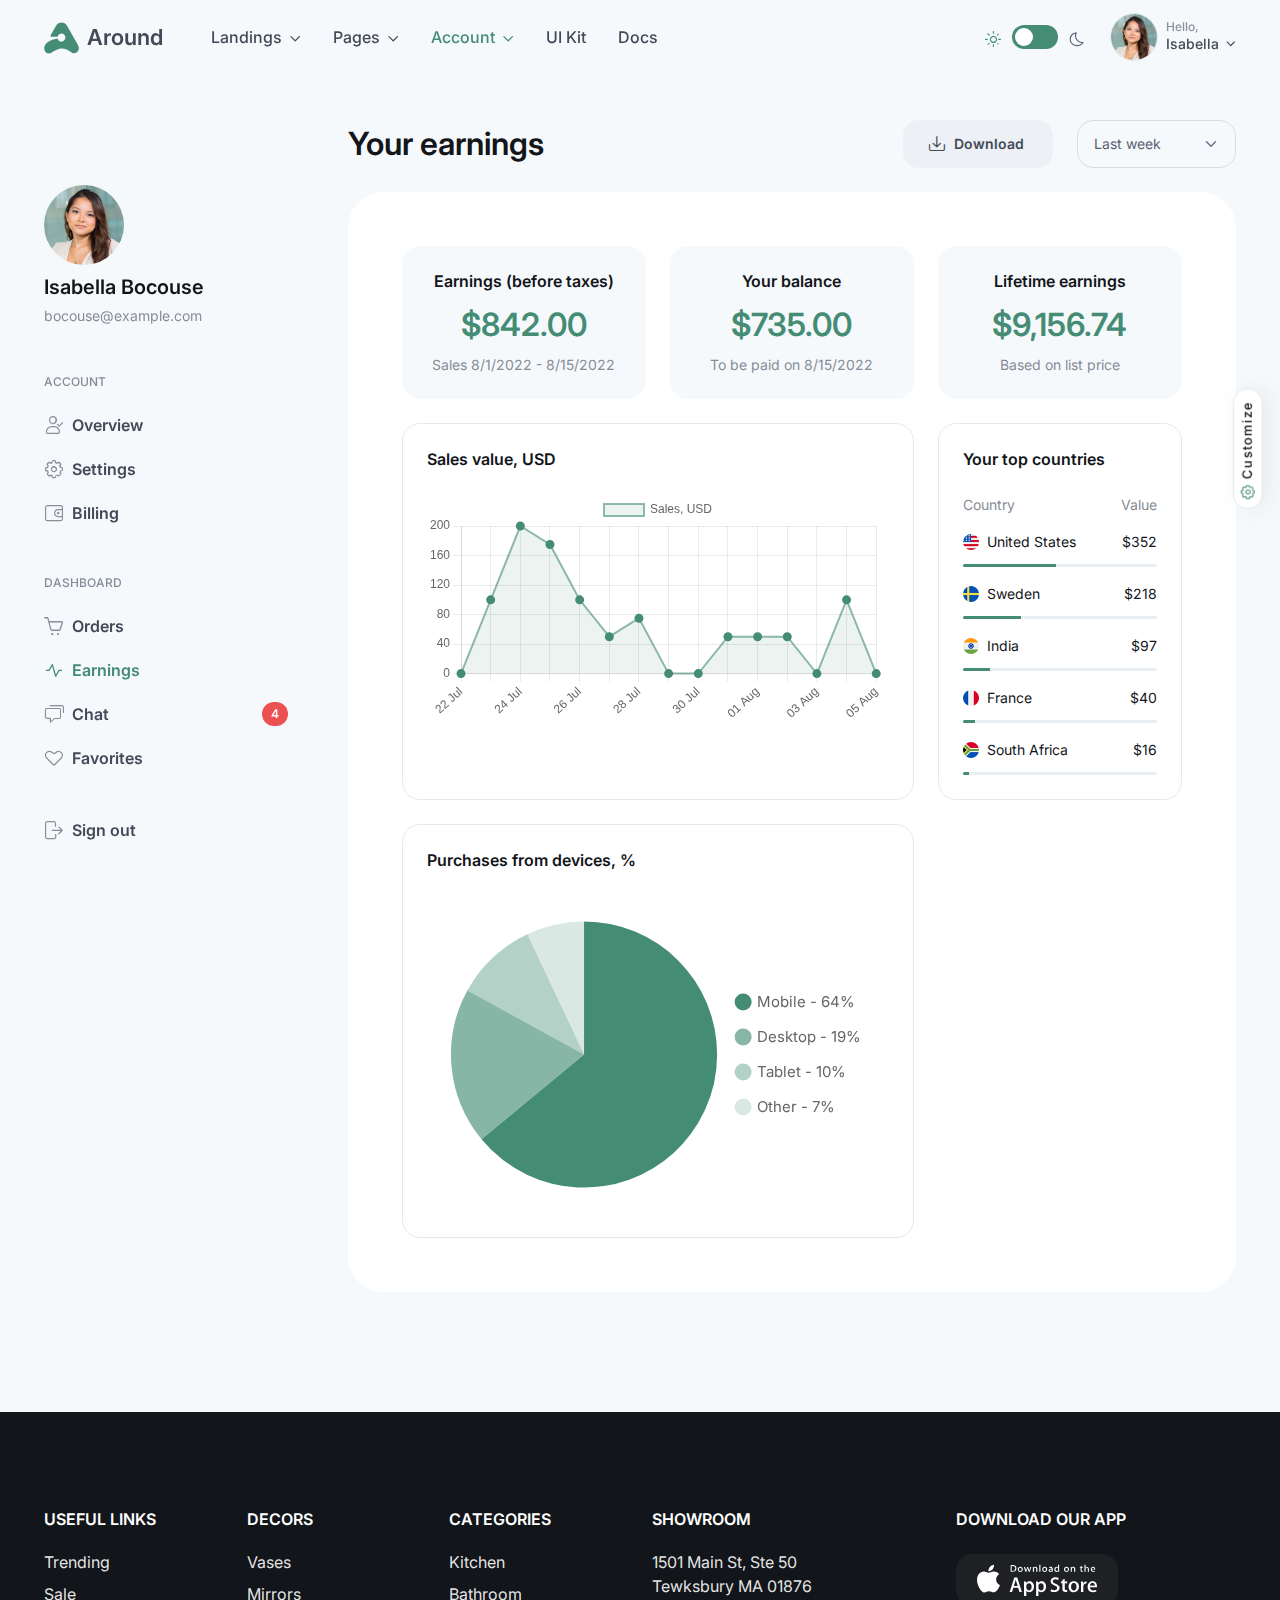
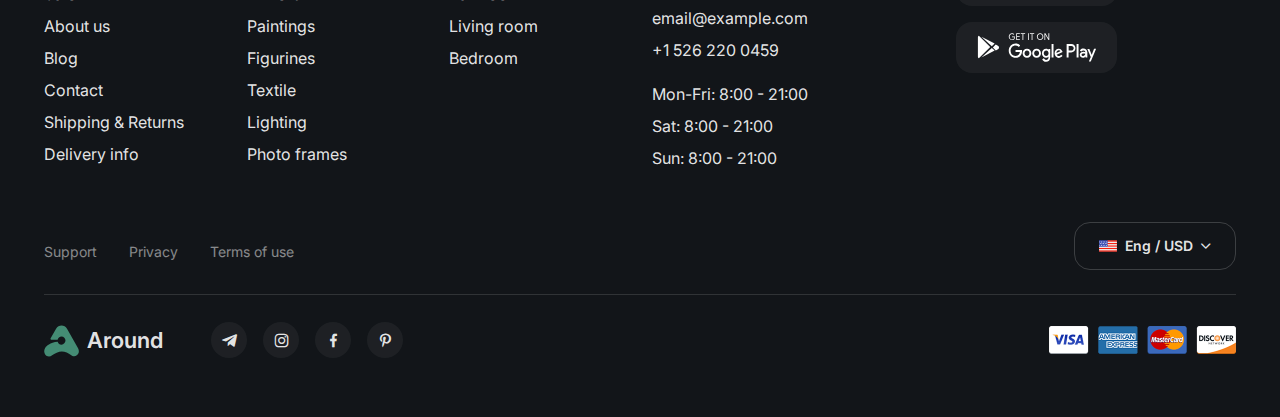
<file: account-earnings.html>
<!DOCTYPE html>
<html lang="en">
  <head>
    <meta charset="utf-8">
    <title>Around | Account - Earnings</title>
    <!-- SEO Meta Tags-->
    <meta name="description" content="Around - Multipurpose Bootstrap HTML Template">
    <meta name="keywords" content="bootstrap, business, corporate, coworking space, services, creative agency, dashboard, e-commerce, mobile app showcase, saas, multipurpose, product landing, shop, software, ui kit, web studio, landing, dark mode, html5, css3, javascript, gallery, slider, touch, creative">
    <meta name="author" content="Createx Studio">
    <!-- Viewport-->
    <meta name="viewport" content="width=device-width, initial-scale=1">
    <!-- Favicon and Touch Icons-->
    <link rel="apple-touch-icon" sizes="180x180" href="assets/favicon/apple-touch-icon.png">
    <link rel="icon" type="image/png" sizes="32x32" href="assets/favicon/favicon-32x32.png">
    <link rel="icon" type="image/png" sizes="16x16" href="assets/favicon/favicon-16x16.png">
    <link rel="manifest" href="assets/favicon/site.webmanifest">
    <link rel="mask-icon" color="#6366f1" href="assets/favicon/safari-pinned-tab.svg">
    <meta name="msapplication-TileColor" content="#080032">
    <meta name="msapplication-config" content="assets/favicon/browserconfig.xml">
    <meta name="theme-color" content="white">
    <!-- Theme mode-->
    <script>
      let mode = window.localStorage.getItem('mode'),
          root = document.getElementsByTagName('html')[0];
      if (mode !== undefined && mode === 'dark') {
        root.classList.add('dark-mode');
      } else {
        root.classList.remove('dark-mode');
      }
      
      
    </script>
    <!-- Page loading styles-->
    <style>.page-loading {
        position: fixed;
        top: 0;
        right: 0;
        bottom: 0;
        left: 0;
        width: 100%;
        height: 100%;
        -webkit-transition: all .4s .2s ease-in-out;
        transition: all .4s .2s ease-in-out;
        background-color: #fff;
        opacity: 0;
        visibility: hidden;
        z-index: 9999;
      }
      .dark-mode .page-loading {
        background-color: #121519;
      }
      .page-loading.active {
        opacity: 1;
        visibility: visible;
      }
      .page-loading-inner {
        position: absolute;
        top: 50%;
        left: 0;
        width: 100%;
        text-align: center;
        -webkit-transform: translateY(-50%);
        transform: translateY(-50%);
        -webkit-transition: opacity .2s ease-in-out;
        transition: opacity .2s ease-in-out;
        opacity: 0;
      }
      .page-loading.active > .page-loading-inner {
        opacity: 1;
      }
      .page-loading-inner > span {
        display: block;
        font-family: 'Inter', sans-serif;
        font-size: 1rem;
        font-weight: normal;
        color: #6f788b;
      }
      .dark-mode .page-loading-inner > span {
        color: #fff;
        opacity: .6;
      }
      .page-spinner {
        display: inline-block;
        width: 2.75rem;
        height: 2.75rem;
        margin-bottom: .75rem;
        vertical-align: text-bottom;
        background-color: #d7dde2; 
        border-radius: 50%;
        opacity: 0;
        -webkit-animation: spinner .75s linear infinite;
        animation: spinner .75s linear infinite;
      }
      .dark-mode .page-spinner {
        background-color: rgba(255,255,255,.25);
      }
      @-webkit-keyframes spinner {
        0% {
          -webkit-transform: scale(0);
          transform: scale(0);
        }
        50% {
          opacity: 1;
          -webkit-transform: none;
          transform: none;
        }
      }
      @keyframes spinner {
        0% {
          -webkit-transform: scale(0);
          transform: scale(0);
        }
        50% {
          opacity: 1;
          -webkit-transform: none;
          transform: none;
        }
      }
      
    </style>
    <!-- Page loading scripts-->
    <script>
      (function () {
        window.onload = function () {
          const preloader = document.querySelector('.page-loading');
          preloader.classList.remove('active');
          setTimeout(function () {
            preloader.remove();
          }, 1500);
        };
      })();
      
    </script>
    <!-- Import Google Font-->
    <link rel="preconnect" href="https://fonts.googleapis.com">
    <link rel="preconnect" href="https://fonts.gstatic.com" crossorigin>
    <link href="https://fonts.googleapis.com/css2?family=Inter:wght@400;500;600;700;800&amp;display=swap" rel="stylesheet" id="google-font">
    <!-- Vendor styles-->
    <!-- Main Theme Styles + Bootstrap-->
    <link rel="stylesheet" media="screen" href="assets/css/theme.min.css">
    <!-- Customizer generated styles-->
    <style id="customizer-styles"></style>
    <!-- Google Tag Manager-->
    <script>
      (function(w,d,s,l,i){w[l]=w[l]||[];w[l].push({'gtm.start':
      new Date().getTime(),event:'gtm.js'});var f=d.getElementsByTagName(s)[0],
      j=d.createElement(s),dl=l!='dataLayer'?'&l='+l:'';j.async=true;j.src=
      'https://www.googletagmanager.com/gtm.js?id='+i+dl;f.parentNode.insertBefore(j,f);
      })(window,document,'script','dataLayer','GTM-WKV3GT5');
    </script>
  </head>
  <!-- Body-->
  <body class="bg-secondary">
    <!-- Google Tag Manager (noscript)-->
    <noscript>
      <iframe src="https://www.googletagmanager.com/ns.html?id=GTM-WKV3GT5" height="0" width="0" style="display: none; visibility: hidden;"></iframe>
    </noscript>
    <!-- Page loading spinner-->
    <div class="page-loading active">
      <div class="page-loading-inner">
        <div class="page-spinner"></div><span>Loading...</span>
      </div>
    </div>
    <!-- Customizer modal-->
    <div class="modal fade" id="customizer-modal" tabindex="-1" role="dialog">
      <div class="modal-dialog modal-lg modal-dialog-scrollable" role="document">
        <div class="modal-content">
          <div class="modal-header">
            <h4 class="modal-title">Your custom styles</h4>
            <button class="btn-close" type="button" data-bs-dismiss="modal" aria-label="Close"></button>
          </div>
          <div class="modal-body py-4">
            <p class="mb-3">Grab the generated styles below. Wrap them inside <code>&lt;style&gt;</code> tag and put in the <code>&lt;head&gt;</code> section of your HTML document.</p>
            <p class="mb-4"><span class='fw-medium'>IMPORTANT:</span> In order for these styles to take effect you have to placed them below:<br><code>&lt;link rel=&quot;stylesheet&quot; media=&quot;screen&quot; href=&quot;assets/css/theme.min.css&quot;&gt;</code></p>
            <div class="bg-secondary overflow-hidden rounded-4">
              <pre class="text-wrap bg-transparent border-0 text-dark p-4" id="custom-generated-styles"></pre>
            </div>
          </div>
          <div class="modal-footer">
            <button class="btn btn-secondary w-100 w-sm-auto mb-3 mb-sm-0" type="button" data-bs-dismiss="modal">Close</button>
            <button class="btn btn-primary w-100 w-sm-auto ms-sm-3" type="button" id="copy-styles-btn"><i class="ai-copy me-2 ms-n1"></i>Copy styles</button>
          </div>
        </div>
      </div>
    </div>
    <!-- Customizer toggler--><a class="position-fixed top-50 bg-light text-dark fw-medium border rounded-pill shadow text-decoration-none" href="#customizer" data-bs-toggle="offcanvas" style="right: -1.75rem; margin-top: -1rem; padding: .25rem .75rem; transform: rotate(-90deg); font-size: calc(var(--ar-body-font-size) * .8125); letter-spacing: .075rem; z-index: 1030;"><i class="ai-settings text-primary fs-base me-1 ms-n1"></i>Customize</a>
    <!-- Customizer offcanvas-->
    <div class="offcanvas offcanvas-end" id="customizer" data-bs-scroll="true" data-bs-backdrop="false" tabindex="-1">
      <div class="offcanvas-header border-bottom">
        <h4 class="offcanvas-title">Customize theme</h4>
        <button class="btn-close" type="button" data-bs-dismiss="offcanvas"></button>
      </div>
      <div class="offcanvas-body">
        <div class="d-flex align-items-center mb-3"><i class="ai-paint-roll text-muted fs-4 me-2"></i>
          <h5 class="mb-0">Colors</h5>
        </div>
        <div class="row row-cols-3 g-3 mb-5" id="theme-colors">
          <div class="col">
            <div class="text-dark fs-sm fw-medium mb-2">Primary</div>
            <div class="color-swatch" id="theme-primary" data-color-labels="[&quot;theme-primary&quot;, &quot;primary&quot;, &quot;primary-rgb&quot;]">
              <label class="ratio ratio-4x3 border rounded-1 cursor-pointer mb-1" for="primary" style="background-color: #448c74;" role="button"></label>
              <input class="form-control form-control-sm" type="text" value="#448c74">
              <input class="visually-hidden" type="color" id="primary" value="#448c74">
            </div>
          </div>
          <div class="col">
            <div class="text-dark fs-sm fw-medium mb-2">Warning</div>
            <div class="color-swatch" id="theme-warning" data-color-labels="[&quot;theme-warning&quot;, &quot;warning&quot;, &quot;warning-rgb&quot;]">
              <label class="ratio ratio-4x3 border rounded-1 cursor-pointer mb-1" for="warning" style="background-color: #edcb50;" role="button"></label>
              <input class="form-control form-control-sm" type="text" value="#edcb50">
              <input class="visually-hidden" type="color" id="warning" value="#edcb50">
            </div>
          </div>
          <div class="col">
            <div class="text-dark fs-sm fw-medium mb-2">Info</div>
            <div class="color-swatch" id="theme-info" data-color-labels="[&quot;theme-info&quot;, &quot;info&quot;, &quot;info-rgb&quot;]">
              <label class="ratio ratio-4x3 border rounded-1 cursor-pointer mb-1" for="info" style="background-color: #3f7fca;" role="button"></label>
              <input class="form-control form-control-sm" type="text" value="#3f7fca">
              <input class="visually-hidden" type="color" id="info" value="#3f7fca">
            </div>
          </div>
          <div class="col">
            <div class="text-dark fs-sm fw-medium pt-1 mb-2">Success</div>
            <div class="color-swatch" id="theme-success" data-color-labels="[&quot;theme-success&quot;, &quot;success&quot;, &quot;success-rgb&quot;]">
              <label class="ratio ratio-4x3 border rounded-1 cursor-pointer mb-1" for="success" style="background-color: #3fca90;" role="button"></label>
              <input class="form-control form-control-sm" type="text" value="#3fca90">
              <input class="visually-hidden" type="color" id="success" value="#3fca90">
            </div>
          </div>
          <div class="col">
            <div class="text-dark fs-sm fw-medium pt-1 mb-2">Danger</div>
            <div class="color-swatch" id="theme-danger" data-color-labels="[&quot;theme-danger&quot;, &quot;danger&quot;, &quot;danger-rgb&quot;]">
              <label class="ratio ratio-4x3 border rounded-1 cursor-pointer mb-1" for="danger" style="background-color: #ed5050;" role="button"></label>
              <input class="form-control form-control-sm" type="text" value="#ed5050">
              <input class="visually-hidden" type="color" id="danger" value="#ed5050">
            </div>
          </div>
        </div>
        <div class="d-flex align-items-center mb-3"><i class="ai-align-left text-muted fs-4 me-2"></i>
          <h5 class="mb-0">Typography <span class="text-muted fs-sm fw-normal">(1rem = 16px)</span></h5>
        </div>
        <div class="mb-5">
          <div class="mb-3">
            <label class="text-dark fs-sm fw-medium pt-1 mb-2" for="font-url">Google font URL</label>
            <input class="form-control" type="url" value="https://fonts.googleapis.com/css2?family=Inter:wght@400;500;600;700&amp;display=swap" id="font-url">
          </div>
          <div class="mb-3">
            <label class="text-dark fs-sm fw-medium pt-1 mb-2" for="body-font-family">Font family</label>
            <input class="form-control" type="text" value="'Inter', sans-serif" id="body-font-family">
          </div>
          <div class="row row-cols-2">
            <div class="col mb-3">
              <label class="d-flex w-100 text-dark fs-sm fw-medium pt-1 mb-2" for="root-font-size">Root font size, rem</label>
              <select class="form-select" id="root-font-size">
                <option value=".75rem">.75</option>
                <option value=".875rem">.875</option>
                <option value="1rem" selected>1</option>
                <option value="1.05rem">1.05</option>
                <option value="1.1rem">1.1</option>
                <option value="1.15rem">1.15</option>
                <option value="1.25rem">1.25</option>
                <option value="1.375rem">1.375</option>
              </select>
            </div>
            <div class="col mb-3">
              <label class="d-flex w-100 text-dark fs-sm fw-medium pt-1 mb-2" for="body-font-size">Body font size, rem</label>
              <select class="form-select" id="body-font-size">
                <option value=".75rem">.75</option>
                <option value=".875rem">.875</option>
                <option value="1rem" selected>1</option>
                <option value="1.15rem">1.15</option>
                <option value="1.25rem">1.25</option>
                <option value="1.375rem">1.375</option>
              </select>
            </div>
          </div>
        </div>
        <div class="d-flex align-items-center mt-n2 mb-3"><i class="ai-maximize text-muted fs-5 me-2"></i>
          <h5 class="mb-0">Borders / Rounding</h5>
        </div>
        <div class="mb-3">
          <label class="d-flex w-100 text-dark fs-sm fw-medium pt-1 mb-2" for="border-width">Border width, px</label>
          <input class="form-control" type="number" min="0" step="1" value="1" id="border-width">
        </div>
        <div class="mb-3">
          <label class="d-flex w-100 text-dark fs-sm fw-medium pt-1 mb-2" for="border-radius">Rounded base, rem</label>
          <input class="form-control" type="number" min="0" step=".05" value="1" id="border-radius">
        </div>
        <div id="theme-border-radiuses">
          <div class="mb-3">
            <label class="d-flex w-100 text-dark fs-sm fw-medium pt-1 mb-2" for="border-radius-sm">
              Rounded SM<span class='text-muted fw-normal ms-1'> = Rounded base multiplied by</span></label>
            <input class="form-control" type="number" min="0" step=".05" value=".75" id="border-radius-sm">
          </div>
          <div class="mb-3">
            <label class="d-flex w-100 text-dark fs-sm fw-medium pt-1 mb-2" for="border-radius-lg">
              Rounded LG<span class='text-muted fw-normal ms-1'> = Rounded base multiplied by</span></label>
            <input class="form-control" type="number" min="0" step=".05" value="1.125" id="border-radius-lg">
          </div>
          <div class="mb-3">
            <label class="d-flex w-100 text-dark fs-sm fw-medium pt-1 mb-2" for="border-radius-xl">
              Rounded XL<span class='text-muted fw-normal ms-1'> = Rounded base multiplied by</span></label>
            <input class="form-control" type="number" min="0" step=".05" value="1.5" id="border-radius-xl">
          </div>
          <div class="mb-3">
            <label class="d-flex w-100 text-dark fs-sm fw-medium pt-1 mb-2" for="border-radius-2xl">
              Rounded 2XL<span class='text-muted fw-normal ms-1'> = Rounded base multiplied by</span></label>
            <input class="form-control" type="number" min="0" step=".05" value="2.25" id="border-radius-2xl">
          </div>
        </div>
      </div>
      <div class="offcanvas-header border-top d-none" id="customizer-btns">
        <button class="btn btn-secondary w-100 me-3" type="button" id="customizer-reset-btn"><i class="ai-undo fs-lg me-2 ms-n1"></i>Reset</button>
        <button class="btn btn-primary w-100" type="button" data-bs-toggle="modal" data-bs-target="#customizer-modal"><i class="ai-code-curly fs-lg me-2 ms-n1"></i>Show styles</button>
      </div>
    </div>
    <!-- Page wrapper-->
    <main class="page-wrapper">
      <!-- Navbar. Remove 'fixed-top' class to make the navigation bar scrollable with the page-->
      <header class="navbar navbar-expand-lg fixed-top">
        <div class="container"><a class="navbar-brand pe-sm-3" href="index.html"><span class="text-primary flex-shrink-0 me-2">
              <svg version="1.1" width="35" height="32" viewBox="0 0 36 33" xmlns="http://www.w3.org/2000/svg">
                <path fill="currentColor" d="M35.6,29c-1.1,3.4-5.4,4.4-7.9,1.9c-2.3-2.2-6.1-3.7-9.4-3.7c-3.1,0-7.5,1.8-10,4.1c-2.2,2-5.8,1.5-7.3-1.1c-1-1.8-1.2-4.1,0-6.2l0.6-1.1l0,0c0.6-0.7,4.4-5.2,12.5-5.7c0.5,1.8,2,3.1,3.9,3.1c2.2,0,4.1-1.9,4.1-4.2s-1.8-4.2-4.1-4.2c-2,0-3.6,1.4-4,3.3H7.7c-0.8,0-1.3-0.9-0.9-1.6l5.6-9.8c2.5-4.5,8.8-4.5,11.3,0L35.1,24C36,25.7,36.1,27.5,35.6,29z"></path>
              </svg></span>Around</a>
          <div class="form-check form-switch mode-switch order-lg-2 me-3 me-lg-4 ms-auto" data-bs-toggle="mode">
            <input class="form-check-input" type="checkbox" id="theme-mode">
            <label class="form-check-label" for="theme-mode"><i class="ai-sun fs-lg"></i></label>
            <label class="form-check-label" for="theme-mode"><i class="ai-moon fs-lg"></i></label>
          </div>
          <!-- User signed in state. Account dropdown on screens > 576px-->
          <div class="dropdown nav d-none d-sm-block order-lg-3"><a class="nav-link d-flex align-items-center p-0" href="#" data-bs-toggle="dropdown" aria-expanded="false"><img class="border rounded-circle" src="assets/img/avatar/01.jpg" width="48" alt="Isabella Bocouse">
              <div class="ps-2">
                <div class="fs-xs lh-1 opacity-60">Hello,</div>
                <div class="fs-sm dropdown-toggle">Isabella</div>
              </div></a>
            <div class="dropdown-menu dropdown-menu-end my-1">
              <h6 class="dropdown-header fs-xs fw-medium text-muted text-uppercase pb-1">Account</h6><a class="dropdown-item" href="account-overview.html"><i class="ai-user-check fs-lg opacity-70 me-2"></i>Overview</a><a class="dropdown-item" href="account-settings.html"><i class="ai-settings fs-lg opacity-70 me-2"></i>Settings</a><a class="dropdown-item" href="account-billing.html"><i class="ai-wallet fs-base opacity-70 me-2 mt-n1"></i>Billing</a>
              <div class="dropdown-divider"></div>
              <h6 class="dropdown-header fs-xs fw-medium text-muted text-uppercase pb-1">Dashboard</h6><a class="dropdown-item" href="account-orders.html"><i class="ai-cart fs-lg opacity-70 me-2"></i>Orders</a><a class="dropdown-item" href="account-earnings.html"><i class="ai-activity fs-lg opacity-70 me-2"></i>Earnings</a><a class="dropdown-item d-flex align-items-center" href="account-chat.html"><i class="ai-messages fs-lg opacity-70 me-2"></i>Chat<span class="badge bg-danger ms-auto">4</span></a><a class="dropdown-item" href="account-favorites.html"><i class="ai-heart fs-lg opacity-70 me-2"></i>Favorites</a>
              <div class="dropdown-divider"></div><a class="dropdown-item" href="account-signin.html"><i class="ai-logout fs-lg opacity-70 me-2"></i>Sign out</a>
            </div>
          </div>
          <button class="navbar-toggler ms-sm-3" type="button" data-bs-toggle="collapse" data-bs-target="#navbarNav"><span class="navbar-toggler-icon"></span></button>
          <nav class="collapse navbar-collapse" id="navbarNav">
            <ul class="navbar-nav navbar-nav-scroll me-auto" style="--ar-scroll-height: 520px;">
              <li class="nav-item dropdown"><a class="nav-link dropdown-toggle" href="#" data-bs-toggle="dropdown" aria-expanded="false">Landings</a>
                <div class="dropdown-menu overflow-hidden p-0">
                  <div class="d-lg-flex">
                    <div class="mega-dropdown-column pt-1 pt-lg-3 pb-lg-4">
                      <ul class="list-unstyled mb-0">
                        <li><a class="dropdown-item" href="index.html">Template Intro Page</a><span class="mega-dropdown-column position-absolute top-0 end-0 h-100 bg-size-cover bg-repeat-0 rounded-3 rounded-start-0" style="background-image: url(assets/img/megamenu/landings.jpg);"></span></li>
                        <li><a class="dropdown-item" href="landing-mobile-app-showcase.html">Mobile App Showcase</a><span class="mega-dropdown-column position-absolute top-0 end-0 h-100 bg-size-cover bg-repeat-0 zindex-2 opacity-0" style="background-image: url(assets/img/megamenu/mobile-app.jpg);"></span></li>
                        <li><a class="dropdown-item" href="landing-product.html">Product Landing</a><span class="mega-dropdown-column position-absolute top-0 end-0 h-100 bg-size-cover bg-repeat-0 zindex-2 opacity-0" style="background-image: url(assets/img/megamenu/product-landing.jpg);"></span></li>
                        <li><a class="dropdown-item" href="landing-saas-v1.html">SaaS v.1</a><span class="mega-dropdown-column position-absolute top-0 end-0 h-100 bg-size-cover bg-repeat-0 zindex-2 opacity-0" style="background-image: url(assets/img/megamenu/saas-1.jpg);"></span></li>
                        <li><a class="dropdown-item" href="landing-saas-v2.html">SaaS v.2</a><span class="mega-dropdown-column position-absolute top-0 end-0 h-100 bg-size-cover bg-repeat-0 zindex-2 opacity-0" style="background-image: url(assets/img/megamenu/saas-2.jpg);"></span></li>
                        <li><a class="dropdown-item" href="landing-saas-v3.html">SaaS v.3<span class="text-danger fs-xs ms-2">New</span></a><span class="mega-dropdown-column position-absolute top-0 end-0 h-100 bg-size-cover bg-repeat-0 zindex-2 opacity-0" style="background-image: url(assets/img/megamenu/saas-3.jpg);"></span></li>
                        <li><a class="dropdown-item" href="landing-shop.html">Shop Homepage</a><span class="mega-dropdown-column position-absolute top-0 end-0 h-100 bg-size-cover bg-repeat-0 zindex-2 opacity-0" style="background-image: url(assets/img/megamenu/shop-homepage.jpg);"></span></li>
                        <li><a class="dropdown-item" href="landing-marketing-agency.html">Marketing Agency</a><span class="mega-dropdown-column position-absolute top-0 end-0 h-100 bg-size-cover bg-repeat-0 zindex-2 opacity-0" style="background-image: url(assets/img/megamenu/marketing-agency.jpg);"></span></li>
                        <li><a class="dropdown-item" href="landing-creative-agency.html">Creative Agency</a><span class="mega-dropdown-column position-absolute top-0 end-0 h-100 bg-size-cover bg-repeat-0 zindex-2 opacity-0" style="background-image: url(assets/img/megamenu/creative-agency.jpg);"></span></li>
                        <li><a class="dropdown-item" href="landing-conference.html">Conference (Event)<span class="text-danger fs-xs ms-2">New</span></a><span class="mega-dropdown-column position-absolute top-0 end-0 h-100 bg-size-cover bg-repeat-0 zindex-2 opacity-0" style="background-image: url(assets/img/megamenu/conference.jpg);"></span></li>
                      </ul>
                    </div>
                    <div class="mega-dropdown-column pb-2 pt-lg-3 pb-lg-4">
                      <ul class="list-unstyled mb-0">
                        <li><a class="dropdown-item" href="landing-web-studio.html">Web Studio</a><span class="mega-dropdown-column position-absolute top-0 end-0 h-100 bg-size-cover bg-repeat-0 zindex-2 opacity-0" style="background-image: url(assets/img/megamenu/web-studio.jpg);"></span></li>
                        <li><a class="dropdown-item" href="landing-corporate.html">Corporate</a><span class="mega-dropdown-column position-absolute top-0 end-0 h-100 bg-size-cover bg-repeat-0 zindex-2 opacity-0" style="background-image: url(assets/img/megamenu/corporate.jpg);"></span></li>
                        <li><a class="dropdown-item" href="landing-business-consulting.html">Business Consulting</a><span class="mega-dropdown-column position-absolute top-0 end-0 h-100 bg-size-cover bg-repeat-0 zindex-2 opacity-0" style="background-image: url(assets/img/megamenu/business-consulting.jpg);"></span></li>
                        <li><a class="dropdown-item" href="landing-coworking-space.html">Coworking Space</a><span class="mega-dropdown-column position-absolute top-0 end-0 h-100 bg-size-cover bg-repeat-0 zindex-2 opacity-0" style="background-image: url(assets/img/megamenu/coworking.jpg);"></span></li>
                        <li><a class="dropdown-item" href="landing-yoga-studio.html">Yoga Studio</a><span class="mega-dropdown-column position-absolute top-0 end-0 h-100 bg-size-cover bg-repeat-0 zindex-2 opacity-0" style="background-image: url(assets/img/megamenu/yoga-studio.jpg);"></span></li>
                        <li><a class="dropdown-item" href="landing-influencer.html">Influencer<span class="text-danger fs-xs ms-2">New</span></a><span class="mega-dropdown-column position-absolute top-0 end-0 h-100 bg-size-cover bg-repeat-0 zindex-2 opacity-0" style="background-image: url(assets/img/megamenu/influencer.jpg);"></span></li>
                        <li><a class="dropdown-item" href="landing-blog.html">Blog Homepage</a><span class="mega-dropdown-column position-absolute top-0 end-0 h-100 bg-size-cover bg-repeat-0 zindex-2 opacity-0" style="background-image: url(assets/img/megamenu/blog-homepage.jpg);"></span></li>
                      </ul>
                    </div>
                    <div class="mega-dropdown-column position-relative border-start zindex-3"></div>
                  </div>
                </div>
              </li>
              <li class="nav-item dropdown"><a class="nav-link dropdown-toggle" href="#" data-bs-toggle="dropdown" data-bs-auto-close="outside" aria-expanded="false">Pages</a>
                <ul class="dropdown-menu">
                  <li class="dropdown"><a class="dropdown-item dropdown-toggle" href="#" data-bs-toggle="dropdown" aria-expanded="false">Portfolio</a>
                    <ul class="dropdown-menu">
                      <li><a class="dropdown-item" href="portfolio-list-v1.html">List View v.1</a></li>
                      <li><a class="dropdown-item" href="portfolio-list-v2.html">List View v.2</a></li>
                      <li><a class="dropdown-item" href="portfolio-grid-v1.html">Grid View v.1</a></li>
                      <li><a class="dropdown-item" href="portfolio-grid-v2.html">Grid View v.2</a></li>
                      <li><a class="dropdown-item" href="portfolio-slider.html">Slider View</a></li>
                      <li><a class="dropdown-item" href="portfolio-single-v1.html">Single Project v.1</a></li>
                      <li><a class="dropdown-item" href="portfolio-single-v2.html">Single Project v.2</a></li>
                    </ul>
                  </li>
                  <li class="dropdown"><a class="dropdown-item dropdown-toggle" href="#" data-bs-toggle="dropdown" aria-expanded="false">Shop</a>
                    <ul class="dropdown-menu">
                      <li><a class="dropdown-item" href="shop-catalog.html">Catalog (Listing)</a></li>
                      <li><a class="dropdown-item" href="shop-single.html">Product Page</a></li>
                      <li><a class="dropdown-item" href="shop-checkout.html">Checkout</a></li>
                    </ul>
                  </li>
                  <li class="dropdown"><a class="dropdown-item dropdown-toggle" href="#" data-bs-toggle="dropdown" aria-expanded="false">Blog</a>
                    <ul class="dropdown-menu">
                      <li><a class="dropdown-item" href="blog-grid-sidebar.html">Grid View with Sidebar</a></li>
                      <li><a class="dropdown-item" href="blog-grid.html">Grid View no Sidebar</a></li>
                      <li><a class="dropdown-item" href="blog-list-sidebar.html">List View with Sidebar</a></li>
                      <li><a class="dropdown-item" href="blog-list.html">List View no Sidebar</a></li>
                      <li><a class="dropdown-item" href="blog-single-v1.html">Single post v.1</a></li>
                      <li><a class="dropdown-item" href="blog-single-v2.html">Single post v.2</a></li>
                      <li><a class="dropdown-item" href="blog-single-v3.html">Single post v.3</a></li>
                    </ul>
                  </li>
                  <li class="dropdown"><a class="dropdown-item dropdown-toggle" href="#" data-bs-toggle="dropdown" aria-expanded="false">About</a>
                    <ul class="dropdown-menu">
                      <li><a class="dropdown-item" href="about-agency.html">About - Agency</a></li>
                      <li><a class="dropdown-item" href="about-product.html">About - Product</a></li>
                    </ul>
                  </li>
                  <li class="dropdown"><a class="dropdown-item dropdown-toggle" href="#" data-bs-toggle="dropdown" aria-expanded="false">Services</a>
                    <ul class="dropdown-menu">
                      <li><a class="dropdown-item" href="services-v1.html">Services v.1</a></li>
                      <li><a class="dropdown-item" href="services-v2.html">Services v.2</a></li>
                      <li><a class="dropdown-item" href="services-v3.html">Services v.3</a></li>
                    </ul>
                  </li>
                  <li><a class="dropdown-item" href="pricing.html">Pricing</a></li>
                  <li class="dropdown"><a class="dropdown-item dropdown-toggle" href="#" data-bs-toggle="dropdown" aria-expanded="false">Contacts</a>
                    <ul class="dropdown-menu">
                      <li><a class="dropdown-item" href="contacts-v1.html">Contacts v.1</a></li>
                      <li><a class="dropdown-item" href="contacts-v2.html">Contacts v.2</a></li>
                      <li><a class="dropdown-item" href="contacts-v3.html">Contacts v.3</a></li>
                    </ul>
                  </li>
                  <li class="dropdown"><a class="dropdown-item dropdown-toggle" href="#" data-bs-toggle="dropdown" aria-expanded="false">Specialty Pages</a>
                    <ul class="dropdown-menu">
                      <li><a class="dropdown-item" href="404-v1.html">404 Error v.1</a></li>
                      <li><a class="dropdown-item" href="404-v2.html">404 Error v.2</a></li>
                      <li><a class="dropdown-item" href="404-v3.html">404 Error v.3</a></li>
                    </ul>
                  </li>
                </ul>
              </li>
              <li class="nav-item dropdown"><a class="nav-link dropdown-toggle active" href="#" data-bs-toggle="dropdown" data-bs-auto-close="outside" aria-expanded="false">Account</a>
                <ul class="dropdown-menu">
                  <li class="dropdown"><a class="dropdown-item dropdown-toggle" href="#" data-bs-toggle="dropdown" aria-expanded="false">Auth pages</a>
                    <ul class="dropdown-menu">
                      <li><a class="dropdown-item" href="account-signin.html">Sign In</a></li>
                      <li><a class="dropdown-item" href="account-signup.html">Sign Up</a></li>
                      <li><a class="dropdown-item" href="account-signinup.html">Sign In / Up</a></li>
                      <li><a class="dropdown-item" href="account-password-recovery.html">Password Recovery</a></li>
                    </ul>
                  </li>
                  <li><a class="dropdown-item" href="account-overview.html">Overview</a></li>
                  <li><a class="dropdown-item" href="account-settings.html">Settings</a></li>
                  <li><a class="dropdown-item" href="account-billing.html">Billing</a></li>
                  <li><a class="dropdown-item" href="account-orders.html">Orders</a></li>
                  <li><a class="dropdown-item" href="account-earnings.html">Earnings</a></li>
                  <li><a class="dropdown-item" href="account-chat.html">Chat (Messages)</a></li>
                  <li><a class="dropdown-item" href="account-favorites.html">Favorites (Wishlist)</a></li>
                </ul>
              </li>
              <li class="nav-item"><a class="nav-link" href="components/typography.html">UI Kit</a></li>
              <li class="nav-item"><a class="nav-link" href="docs/getting-started.html">Docs</a></li>
              <!-- User signed in state. Account dropdown on screens > 576px-->
              <li class="nav-item dropdown d-sm-none border-top mt-2 pt-2"><a class="nav-link" href="#" data-bs-toggle="dropdown" aria-expanded="false"><img class="border rounded-circle" src="assets/img/avatar/01.jpg" width="48" alt="Isabella Bocouse">
                  <div class="ps-2">
                    <div class="fs-xs lh-1 opacity-60">Hello,</div>
                    <div class="fs-sm dropdown-toggle">Isabella</div>
                  </div></a>
                <div class="dropdown-menu">
                  <h6 class="dropdown-header fs-xs fw-medium text-muted text-uppercase pb-1">Account</h6><a class="dropdown-item" href="account-overview.html"><i class="ai-user-check fs-lg opacity-70 me-2"></i>Overview</a><a class="dropdown-item" href="account-settings.html"><i class="ai-settings fs-lg opacity-70 me-2"></i>Settings</a><a class="dropdown-item" href="account-billing.html"><i class="ai-wallet fs-base opacity-70 me-2 mt-n1"></i>Billing</a>
                  <h6 class="dropdown-header fs-xs fw-medium text-muted text-uppercase pt-3 pb-1">Dashboard</h6><a class="dropdown-item" href="account-orders.html"><i class="ai-cart fs-lg opacity-70 me-2"></i>Orders</a><a class="dropdown-item" href="account-earnings.html"><i class="ai-activity fs-lg opacity-70 me-2"></i>Earnings</a><a class="dropdown-item d-flex align-items-center" href="account-chat.html"><i class="ai-messages fs-lg opacity-70 me-2"></i>Chat<span class="badge bg-danger ms-3">4</span></a><a class="dropdown-item" href="account-favorites.html"><i class="ai-heart fs-lg opacity-70 me-2"></i>Favorites</a>
                  <div class="dropdown-divider"></div><a class="dropdown-item" href="account-signin.html"><i class="ai-logout fs-lg opacity-70 me-2"></i>Sign out</a>
                </div>
              </li>
            </ul>
          </nav>
        </div>
      </header>
      <!-- Page content-->
      <div class="container py-5 mt-4 mt-lg-5 mb-lg-4 my-xl-5">
        <div class="row pt-sm-2 pt-lg-0">
          <!-- Sidebar (offcanvas on sreens < 992px)-->
          <aside class="col-lg-3 pe-lg-4 pe-xl-5 mt-n3">
            <div class="position-lg-sticky top-0">
              <div class="d-none d-lg-block" style="padding-top: 105px;"></div>
              <div class="offcanvas-lg offcanvas-start" id="sidebarAccount">
                <button class="btn-close position-absolute top-0 end-0 mt-3 me-3 d-lg-none" type="button" data-bs-dismiss="offcanvas" data-bs-target="#sidebarAccount"></button>
                <div class="offcanvas-body">
                  <div class="pb-2 pb-lg-0 mb-4 mb-lg-5"><img class="d-block rounded-circle mb-2" src="assets/img/avatar/02.jpg" width="80" alt="Isabella Bocouse">
                    <h3 class="h5 mb-1">Isabella Bocouse</h3>
                    <p class="fs-sm text-muted mb-0">bocouse@example.com</p>
                  </div>
                  <nav class="nav flex-column pb-2 pb-lg-4 mb-3">
                    <h4 class="fs-xs fw-medium text-muted text-uppercase pb-1 mb-2">Account</h4><a class="nav-link fw-semibold py-2 px-0" href="account-overview.html"><i class="ai-user-check fs-5 opacity-60 me-2"></i>Overview</a><a class="nav-link fw-semibold py-2 px-0" href="account-settings.html"><i class="ai-settings fs-5 opacity-60 me-2"></i>Settings</a><a class="nav-link fw-semibold py-2 px-0" href="account-billing.html"><i class="ai-wallet fs-5 opacity-60 me-2"></i>Billing</a>
                  </nav>
                  <nav class="nav flex-column pb-2 pb-lg-4 mb-1">
                    <h4 class="fs-xs fw-medium text-muted text-uppercase pb-1 mb-2">Dashboard</h4><a class="nav-link fw-semibold py-2 px-0" href="account-orders.html"><i class="ai-cart fs-5 opacity-60 me-2"></i>Orders</a><a class="nav-link fw-semibold py-2 px-0 active" href="account-earnings.html"><i class="ai-activity fs-5 opacity-60 me-2"></i>Earnings</a><a class="nav-link fw-semibold py-2 px-0" href="account-chat.html"><i class="ai-messages fs-5 opacity-60 me-2"></i>Chat<span class="badge bg-danger ms-auto">4</span></a><a class="nav-link fw-semibold py-2 px-0" href="account-favorites.html"><i class="ai-heart fs-5 opacity-60 me-2"></i>Favorites</a>
                  </nav>
                  <nav class="nav flex-column"><a class="nav-link fw-semibold py-2 px-0" href="account-signin.html"><i class="ai-logout fs-5 opacity-60 me-2"></i>Sign out</a></nav>
                </div>
              </div>
            </div>
          </aside>
          <!-- Page content-->
          <div class="col-lg-9 pt-4 pb-2 pb-sm-4">
            <div class="d-sm-flex align-items-center mb-4">
              <h1 class="h2 mb-4 mb-sm-0 me-4">Your earnings</h1>
              <div class="d-flex ms-auto">
                <button class="btn btn-secondary me-3 me-sm-4" type="button"><i class="ai-download me-2 ms-n1"></i>Download</button>
                <select class="form-select">
                  <option value="Last week">Last week</option>
                  <option value="Last month">Last month</option>
                  <option value="Last 3 months">Last 3 months</option>
                  <option value="Last 6 months">Last 6 months</option>
                  <option value="Last year">Last year</option>
                </select>
              </div>
            </div>
            <div class="card border-0 py-1 p-md-2 p-xl-3 p-xxl-4">
              <div class="card-body">
                <!-- Stats-->
                <div class="row g-3 g-xl-4">
                  <div class="col-md-4 col-sm-6">
                    <div class="h-100 bg-secondary rounded-3 text-center p-4">
                      <h2 class="h6 pb-2 mb-1">Earnings (before taxes)</h2>
                      <div class="h2 text-primary mb-2">$842.00</div>
                      <p class="fs-sm text-muted mb-0">Sales 8/1/2022 - 8/15/2022</p>
                    </div>
                  </div>
                  <div class="col-md-4 col-sm-6">
                    <div class="h-100 bg-secondary rounded-3 text-center p-4">
                      <h2 class="h6 pb-2 mb-1">Your balance</h2>
                      <div class="h2 text-primary mb-2">$735.00</div>
                      <p class="fs-sm text-muted mb-0">To be paid on 8/15/2022</p>
                    </div>
                  </div>
                  <div class="col-md-4 col-sm-12">
                    <div class="h-100 bg-secondary rounded-3 text-center p-4">
                      <h2 class="h6 pb-2 mb-1">Lifetime earnings</h2>
                      <div class="h2 text-primary mb-2">$9,156.74</div>
                      <p class="fs-sm text-muted mb-0">Based on list price</p>
                    </div>
                  </div>
                </div>
                <div class="row g-4 py-4">
                  <!-- Sales value line chart-->
                  <div class="col-md-8">
                    <div class="h-100 border rounded-3 p-4">
                      <h2 class="h6 text-center text-sm-start mb-4">Sales value, USD</h2>
                      <canvas data-chart="{
                    &quot;type&quot;: &quot;line&quot;,
                    &quot;data&quot;: {
                      &quot;labels&quot;: [&quot;22 Jul&quot;, &quot;&quot;, &quot;24 Jul&quot;, &quot;&quot;, &quot;26 Jul&quot;, &quot;&quot;, &quot;28 Jul&quot;, &quot;&quot;, &quot;30 Jul&quot;, &quot;&quot;, &quot;01 Aug&quot;, &quot;&quot;, &quot;03 Aug&quot;, &quot;&quot;, &quot;05 Aug&quot;],
                      &quot;datasets&quot;: [
                        {
                          &quot;label&quot;: &quot;Sales, USD&quot;,
                          &quot;fill&quot;: true,
                          &quot;data&quot;: [0, 100, 200, 175, 100, 50, 75, 0, 0, 50, 50, 50, 0, 100, 0],
                          &quot;backgroundColor&quot;: &quot;rgba(68,140,116,.1)&quot;,
                          &quot;borderWidth&quot;: 2,
                          &quot;borderColor&quot;: &quot;rgba(68,140,116,.6)&quot;,
                          &quot;pointBackgroundColor&quot;: &quot;#448c74&quot;,
                          &quot;pointBorderWidth&quot;: 3,
                          &quot;pointBorderColor&quot;: &quot;#448c74&quot;,
                          &quot;pointHoverBorderColor&quot;: &quot;#448c74&quot;,
                          &quot;pointHoverBorderWidth&quot;: 6
                        }
                      ]
                    },
                    &quot;options&quot;: {
                      &quot;responsive&quot;: true,
                      &quot;scales&quot;: {
                        &quot;y&quot;: {
                          &quot;beginAtZero&quot;: true,
                          &quot;border&quot;: {
                            &quot;color&quot;: &quot;rgba(133,140,151,.18)&quot;
                          },
                          &quot;grid&quot;: {
                            &quot;color&quot;: &quot;rgba(133,140,151,.18)&quot;
                          }
                        },
                        &quot;x&quot;: {
                          &quot;border&quot;: {
                            &quot;color&quot;: &quot;rgba(133,140,151,.18)&quot;
                          },
                          &quot;grid&quot;: {
                            &quot;color&quot;: &quot;rgba(133,140,151,.18)&quot;
                          }
                        }
                      }
                    }
                  }"></canvas>
                    </div>
                  </div>
                  <!-- Country sales-->
                  <div class="col-md-4">
                    <div class="h-100 border rounded-3 p-4">
                      <h2 class="h6 text-center text-sm-start mb-4">Your top countries</h2>
                      <div class="d-flex justify-content-between text-muted fs-sm"><span>Country</span><span>Value</span></div>
                      <div class="mt-3">
                        <div class="d-flex align-items-center fs-sm text-dark pb-1 mb-2"><img src="assets/img/account/flags/usa.png" width="16" alt="USA"><span class="ms-2">United States</span><span class="ms-auto">$352</span></div>
                        <div class="progress" style="height: 3px;">
                          <div class="progress-bar" role="progressbar" style="width: 48%" aria-valuenow="48" aria-valuemin="0" aria-valuemax="100"></div>
                        </div>
                      </div>
                      <div class="mt-3">
                        <div class="d-flex align-items-center fs-sm text-dark pb-1 mb-2"><img src="assets/img/account/flags/sweden.png" width="16" alt="Sweden"><span class="ms-2">Sweden</span><span class="ms-auto">$218</span></div>
                        <div class="progress" style="height: 3px;">
                          <div class="progress-bar" role="progressbar" style="width: 30%" aria-valuenow="30" aria-valuemin="0" aria-valuemax="100"></div>
                        </div>
                      </div>
                      <div class="mt-3">
                        <div class="d-flex align-items-center fs-sm text-dark pb-1 mb-2"><img src="assets/img/account/flags/india.png" width="16" alt="India"><span class="ms-2">India</span><span class="ms-auto">$97</span></div>
                        <div class="progress" style="height: 3px;">
                          <div class="progress-bar" role="progressbar" style="width: 14%" aria-valuenow="14" aria-valuemin="0" aria-valuemax="100"></div>
                        </div>
                      </div>
                      <div class="mt-3">
                        <div class="d-flex align-items-center fs-sm text-dark pb-1 mb-2"><img src="assets/img/account/flags/france.png" width="16" alt="France"><span class="ms-2">France</span><span class="ms-auto">$40</span></div>
                        <div class="progress" style="height: 3px;">
                          <div class="progress-bar" role="progressbar" style="width: 6%" aria-valuenow="6" aria-valuemin="0" aria-valuemax="100"></div>
                        </div>
                      </div>
                      <div class="mt-3">
                        <div class="d-flex align-items-center fs-sm text-dark pb-1 mb-2"><img src="assets/img/account/flags/south-africa.png" width="16" alt="Argentina"><span class="ms-2">South Africa</span><span class="ms-auto">$16</span></div>
                        <div class="progress" style="height: 3px;">
                          <div class="progress-bar" role="progressbar" style="width: 3%" aria-valuenow="3" aria-valuemin="0" aria-valuemax="100"></div>
                        </div>
                      </div>
                    </div>
                  </div>
                </div>
                <div class="row g-4">
                  <!-- Device shares pie chart-->
                  <div class="col-md-8 col-lg-12 col-xl-8 text-center text-sm-start">
                    <div class="border rounded-3 p-4">
                      <h2 class="h6 mb-4">Purchases from devices, %</h2>
                      <div class="px-sm-4 my-n4 my-sm-n5">
                        <canvas data-chart="{
                      &quot;type&quot;: &quot;pie&quot;,
                      &quot;data&quot;: {
                        &quot;labels&quot;: [&quot;Mobile - 64%&quot;, &quot;Desktop - 19%&quot;, &quot;Tablet - 10%&quot;, &quot;Other - 7%&quot;],
                        &quot;datasets&quot;: [
                          {
                            &quot;label&quot;: &quot;Device share, %&quot;,
                            &quot;data&quot;: [64, 19, 10, 7],
                            &quot;borderWidth&quot;: 0,
                            &quot;backgroundColor&quot;: [
                              &quot;#448c74&quot;,
                              &quot;rgba(68,140,116,.64)&quot;,
                              &quot;rgba(68,140,116,.4)&quot;,
                              &quot;rgba(68,140,116,.2)&quot;
                            ]
                          }
                        ]
                      },
                      &quot;options&quot;: {
                        &quot;plugins&quot;: {
                          &quot;legend&quot;: {
                            &quot;position&quot;: &quot;right&quot;,
                            &quot;labels&quot;: {
                              &quot;usePointStyle&quot;: true,
                              &quot;boxWidth&quot;: 12,
                              &quot;boxHeight&quot;: 12,
                              &quot;useBorderRadius&quot;: true,
                              &quot;borderRadius&quot;: 8,
                              &quot;padding&quot;: 20,
                              &quot;font&quot;: {
                                &quot;family&quot;: &quot;'Inter', sans-serif&quot;,
                                &quot;size&quot;: 15
                              }
                            }
                          }
                        }
                      }
                    }"></canvas>
                      </div>
                    </div>
                  </div>
                </div>
              </div>
            </div>
          </div>
        </div>
      </div>
      <!-- Divider for dark mode only-->
      <hr class="d-none d-dark-mode-block">
      <!-- Sidebar toggle button-->
      <button class="d-lg-none btn btn-sm fs-sm btn-primary w-100 rounded-0 fixed-bottom" data-bs-toggle="offcanvas" data-bs-target="#sidebarAccount"><i class="ai-menu me-2"></i>Account menu</button>
    </main>
    <!-- Footer-->
    <footer class="footer bg-dark position-relative pb-4 pt-md-3 py-lg-4 py-xl-5">
      <div class="d-none d-dark-mode-block position-absolute top-0 start-0 w-100 h-100" style="background-color: rgba(255,255,255, .02);"></div>
      <div class="dark-mode container position-relative zindex-2 pt-5 pb-2">
        <!-- Columns with links-->
        <div class="row" id="links">
          <div class="col-md-3 col-xl-2 pb-2 pb-md-0">
            <h3 class="h6 text-uppercase d-none d-md-block">Useful links</h3><a class="btn-more h6 mb-1 text-uppercase text-decoration-none d-flex align-items-center collapsed d-md-none" href="#useful" data-bs-toggle="collapse" role="button" aria-expanded="false" aria-controls="useful" data-show-label="Useful links" data-hide-label="Useful links"></a>
            <div class="collapse d-md-block" id="useful" data-bs-parent="#links">
              <ul class="nav flex-column pb-2 pb-md-0">
                <li class="nav-item"><a class="nav-link fw-normal px-0 py-1" href="#">Trending</a></li>
                <li class="nav-item"><a class="nav-link fw-normal px-0 py-1" href="#">Sale</a></li>
                <li class="nav-item"><a class="nav-link fw-normal px-0 py-1" href="#">About us</a></li>
                <li class="nav-item"><a class="nav-link fw-normal px-0 py-1" href="#">Blog</a></li>
                <li class="nav-item"><a class="nav-link fw-normal px-0 py-1" href="#">Contact</a></li>
                <li class="nav-item"><a class="nav-link fw-normal px-0 py-1" href="#">Shipping &amp; Returns</a></li>
                <li class="nav-item"><a class="nav-link fw-normal px-0 py-1" href="#">Delivery info</a></li>
              </ul>
            </div>
          </div>
          <div class="col-md-3 col-xl-2 pb-2 pb-md-0">
            <h3 class="h6 text-uppercase d-none d-md-block">Decors</h3><a class="btn-more h6 mb-1 text-uppercase text-decoration-none d-flex align-items-center collapsed d-md-none" href="#decors" data-bs-toggle="collapse" role="button" aria-expanded="false" aria-controls="decors" data-show-label="Decors" data-hide-label="Decors"></a>
            <div class="collapse d-md-block" id="decors" data-bs-parent="#links">
              <ul class="nav flex-column pb-2 pb-md-0">
                <li class="nav-item"><a class="nav-link fw-normal px-0 py-1" href="#">Vases</a></li>
                <li class="nav-item"><a class="nav-link fw-normal px-0 py-1" href="#">Mirrors</a></li>
                <li class="nav-item"><a class="nav-link fw-normal px-0 py-1" href="#">Paintings</a></li>
                <li class="nav-item"><a class="nav-link fw-normal px-0 py-1" href="#">Figurines</a></li>
                <li class="nav-item"><a class="nav-link fw-normal px-0 py-1" href="#">Textile</a></li>
                <li class="nav-item"><a class="nav-link fw-normal px-0 py-1" href="#">Lighting</a></li>
                <li class="nav-item"><a class="nav-link fw-normal px-0 py-1" href="#">Photo frames</a></li>
              </ul>
            </div>
          </div>
          <div class="col-md-3 col-xl-2 pb-2 pb-md-0">
            <h3 class="h6 text-uppercase d-none d-md-block">Categories</h3><a class="btn-more h6 mb-1 text-uppercase text-decoration-none d-flex align-items-center collapsed d-md-none" href="#categories" data-bs-toggle="collapse" role="button" aria-expanded="false" aria-controls="categories" data-show-label="Categories" data-hide-label="Categories"></a>
            <div class="collapse d-md-block" id="categories" data-bs-parent="#links">
              <ul class="nav flex-column pb-2 pb-md-0">
                <li class="nav-item"><a class="nav-link fw-normal px-0 py-1" href="#">Kitchen</a></li>
                <li class="nav-item"><a class="nav-link fw-normal px-0 py-1" href="#">Bathroom</a></li>
                <li class="nav-item"><a class="nav-link fw-normal px-0 py-1" href="#">Living room</a></li>
                <li class="nav-item"><a class="nav-link fw-normal px-0 py-1" href="#">Bedroom</a></li>
              </ul>
            </div>
          </div>
          <div class="col-md-3 pb-2 pb-md-0">
            <h3 class="h6 text-uppercase d-none d-md-block">Showroom</h3><a class="btn-more h6 mb-1 text-uppercase text-decoration-none d-flex align-items-center collapsed d-md-none" href="#showroom" data-bs-toggle="collapse" role="button" aria-expanded="false" aria-controls="showroom" data-show-label="Showroom" data-hide-label="Showroom"></a>
            <div class="collapse d-md-block" id="showroom" data-bs-parent="#links">
              <ul class="nav flex-column pb-3">
                <li class="nav-item"><a class="nav-link fw-normal px-0 py-1" href="#">1501 Main St, Ste 50<br>Tewksbury MA 01876</a></li>
                <li class="nav-item"><a class="nav-link fw-normal px-0 py-1" href="mailto:email@example.com">email@example.com</a></li>
                <li class="nav-item"><a class="nav-link fw-normal px-0 py-1" href="https://around.createx.studio/+15262200459">+1 526 220 0459</a></li>
              </ul>
              <ul class="list-unstyled mb-0 pb-3 pb-md-0">
                <li class="text-nav mb-2">Mon-Fri: 8:00 - 21:00</li>
                <li class="text-nav mb-2">Sat: 8:00 - 21:00</li>
                <li class="text-nav">Sun: 8:00 - 21:00</li>
              </ul>
            </div>
          </div>
          <div class="col-12 col-xl-3 mt-md-2 mt-xl-0 pt-2 pt-md-4 pt-xl-0">
            <h3 class="h6 text-uppercase mb-1 pb-1">Download our app</h3>
            <div class="d-flex d-xl-block d-xxl-flex"><a class="btn btn-secondary px-3 py-2 mt-3 me-3" href="#"><img class="mx-1" src="assets/img/market/appstore-light.svg" width="120" alt="App Store"></a><a class="btn btn-secondary px-3 py-2 mt-3" href="#"><img class="mx-1" src="assets/img/market/googleplay-light.svg" width="119" alt="Google Play"></a></div>
          </div>
        </div>
        <!-- Nav + Switcher-->
        <div class="d-sm-flex align-items-end justify-content-between border-bottom mt-2 mt-sm-1 pt-4 pt-sm-5">
          <!-- Nav-->
          <nav class="d-flex mb-3 mb-sm-4"><a class="nav-link text-muted fs-sm fw-normal ps-0 pe-2 py-2 me-4" href="#">Support</a><a class="nav-link text-muted fs-sm fw-normal ps-0 pe-2 py-2 me-4" href="#">Privacy</a><a class="nav-link text-muted fs-sm fw-normal ps-0 pe-2 py-2 me-sm-4" href="#">Terms of use</a></nav>
          <!-- Language / currency switcher-->
          <div class="dropdown mb-4">
            <button class="btn btn-outline-secondary dropdown-toggle px-4" type="button" data-bs-toggle="dropdown" data-bs-auto-close="outside" aria-expanded="false"><img class="me-2" src="assets/img/flags/en.png" width="18" alt="English / USD">Eng / USD</button>
            <div class="dropdown-menu dropdown-menu-end my-1">
              <div class="dropdown-item">
                <select class="form-select form-select-sm">
                  <option value="usd">$ USD</option>
                  <option value="eur">€ EUR</option>
                  <option value="ukp">£ UKP</option>
                  <option value="jpy">¥ JPY</option>
                </select>
              </div><a class="dropdown-item pb-1" href="#"><img class="me-2" src="assets/img/flags/fr.png" width="18" alt="Français">Français</a><a class="dropdown-item pb-1" href="#"><img class="me-2" src="assets/img/flags/de.png" width="18" alt="Deutsch">Deutsch</a><a class="dropdown-item" href="#"><img class="me-2" src="assets/img/flags/it.png" width="18" alt="Italiano">Italiano</a>
            </div>
          </div>
        </div>
        <!-- Logo + Socials + Cards-->
        <div class="d-sm-flex align-items-center pt-4">
          <div class="d-sm-flex align-items-center pe-sm-2"><a class="navbar-brand d-inline-flex align-items-center me-sm-5 mb-4 mb-sm-0" href="index.html"><span class="text-primary flex-shrink-0 me-2">
                <svg version="1.1" width="35" height="32" viewBox="0 0 36 33" xmlns="http://www.w3.org/2000/svg">
                  <path fill="currentColor" d="M35.6,29c-1.1,3.4-5.4,4.4-7.9,1.9c-2.3-2.2-6.1-3.7-9.4-3.7c-3.1,0-7.5,1.8-10,4.1c-2.2,2-5.8,1.5-7.3-1.1c-1-1.8-1.2-4.1,0-6.2l0.6-1.1l0,0c0.6-0.7,4.4-5.2,12.5-5.7c0.5,1.8,2,3.1,3.9,3.1c2.2,0,4.1-1.9,4.1-4.2s-1.8-4.2-4.1-4.2c-2,0-3.6,1.4-4,3.3H7.7c-0.8,0-1.3-0.9-0.9-1.6l5.6-9.8c2.5-4.5,8.8-4.5,11.3,0L35.1,24C36,25.7,36.1,27.5,35.6,29z"></path>
                </svg></span><span class="text-nav">Around</span></a>
            <div class="text-nowrap mb-4 mb-sm-0"><a class="btn btn-icon btn-sm btn-secondary btn-telegram rounded-circle mx-2 ms-sm-0 me-sm-3" href="#"><i class="ai-telegram"></i></a><a class="btn btn-icon btn-sm btn-secondary btn-instagram rounded-circle mx-2 ms-sm-0 me-sm-3" href="#"><i class="ai-instagram"></i></a><a class="btn btn-icon btn-sm btn-secondary btn-facebook rounded-circle mx-2 ms-sm-0 me-sm-3" href="#"><i class="ai-facebook"></i></a><a class="btn btn-icon btn-sm btn-secondary btn-pinterest rounded-circle mx-2 ms-sm-0 me-sm-3" href="#"><i class="ai-pinterest"></i></a></div>
          </div><img class="ms-sm-auto" src="assets/img/shop/footer-cards.png" width="187" alt="Accepted cards">
        </div>
      </div>
      <div class="pt-5 pt-lg-0"></div>
    </footer>
    <!-- Back to top button--><a class="btn-scroll-top" href="#top" data-scroll>
      <svg viewBox="0 0 40 40" fill="currentColor" xmlns="http://www.w3.org/2000/svg">
        <circle cx="20" cy="20" r="19" fill="none" stroke="currentColor" stroke-width="1.5" stroke-miterlimit="10"></circle>
      </svg><i class="ai-arrow-up"></i></a>
    <!-- Vendor scripts: js libraries and plugins-->
    <script src="assets/vendor/bootstrap/dist/js/bootstrap.bundle.min.js"></script>
    <script src="assets/vendor/smooth-scroll/dist/smooth-scroll.polyfills.min.js"></script>
    <script src="assets/vendor/chart.js/dist/chart.umd.js"></script>
    <!-- Main theme script-->
    <script src="assets/js/theme.min.js"></script>
    <!-- Customizer-->
    <script>!function(){function e(e){return localStorage.getItem(e)}function r(e,r){localStorage.setItem(e,r)}var t=document.getElementById("customizer-styles"),n=document.getElementById("custom-generated-styles"),o=`\n    :root {\n      ${e("theme-primary")&&`--ar-primary: ${e("theme-primary")};`}\n      ${e("theme-primary-rgb")&&`--ar-primary-rgb: ${e("theme-primary-rgb")};`}\n      ${e("theme-warning")&&`--ar-warning-rgb: ${e("theme-warning")};`}\n      ${e("theme-warning-rgb")&&`--ar-warning-rgb: ${e("theme-warning-rgb")};`}\n      ${e("theme-info")&&`--ar-info-rgb: ${e("theme-info")};`}\n      ${e("theme-info-rgb")&&`--ar-info-rgb: ${e("theme-info-rgb")};`}\n      ${e("theme-success")&&`--ar-success-rgb: ${e("success-info")};`}\n      ${e("theme-success-rgb")&&`--ar-success-rgb: ${e("success-info-rgb")};`}\n      ${e("theme-danger")&&`--ar-danger-rgb: ${e("danger-info")};`}\n      ${e("theme-danger-rgb")&&`--ar-danger-rgb: ${e("danger-info-rgb")};`}\n      ${e("theme-font-family")&&`--ar-body-font-family: ${e("theme-font-family")};`}\n      ${e("theme-root-font-size")&&`--ar-root-font-size: ${e("theme-root-font-size")};`}\n      ${e("theme-body-font-size")&&`--ar-body-font-size: ${e("theme-body-font-size")};`}\n      ${e("theme-border-width")&&`--ar-border-width: ${e("theme-border-width")};`}\n      ${e("theme-border-radius")&&`--ar-border-radius: ${e("theme-border-radius")};`}\n      ${e("theme-border-radius-sm")&&`--ar-border-radius-sm: ${e("theme-border-radius-sm")};`}\n      ${e("theme-border-radius-lg")&&`--ar-border-radius-lg: ${e("theme-border-radius-lg")};`}\n      ${e("theme-border-radius-xl")&&`--ar-border-radius-xl: ${e("theme-border-radius-xl")};`}\n      ${e("theme-border-radius-2xl")&&`--ar-border-radius-2xl: ${e("theme-border-radius-2xl")};`}\n      ${e("theme-primary")&&`--ar-link-color: ${e("theme-primary")};`}\n      ${e("theme-primary-btn-hover-active-border-bg-color")&&`--ar-link-hover-color: ${e("theme-primary-btn-hover-active-border-bg-color")};`}\n    }\n    .btn-primary {\n      ${e("theme-primary")&&`--ar-btn-bg: ${e("theme-primary")};`}\n      ${e("theme-primary")&&`--ar-btn-border-color: ${e("theme-primary")};`}\n      ${e("theme-primary-btn-hover-active-border-bg-color")&&`--ar-btn-hover-bg: ${e("theme-primary-btn-hover-active-border-bg-color")};`}\n      ${e("theme-primary-btn-hover-active-border-bg-color")&&`--ar-btn-hover-border-color: ${e("theme-primary-btn-hover-active-border-bg-color")};`}\n      ${e("theme-primary-btn-hover-active-border-bg-color")&&`--ar-btn-active-bg: ${e("theme-primary-btn-hover-active-border-bg-color")};`}\n      ${e("theme-primary-btn-hover-active-border-bg-color")&&`--ar-btn-active-border-color: ${e("theme-primary-btn-hover-active-border-bg-color")};`}\n      ${e("theme-primary")&&`--ar-btn-disabled-bg: ${e("theme-primary")};`}\n      ${e("theme-primary")&&`--ar-btn-disabled-border-color: ${e("theme-primary")};`}\n    }\n    .btn-warning {\n      ${e("theme-warning")&&`--ar-btn-bg: ${e("theme-warning")};`}\n      ${e("theme-warning")&&`--ar-btn-border-color: ${e("theme-warning")};`}\n      ${e("theme-warning-btn-hover-active-border-bg-color")&&`--ar-btn-hover-bg: ${e("theme-warning-btn-hover-active-border-bg-color")};`}\n      ${e("theme-warning-btn-hover-active-border-bg-color")&&`--ar-btn-hover-border-color: ${e("theme-warning-btn-hover-active-border-bg-color")};`}\n      ${e("theme-warning-btn-hover-active-border-bg-color")&&`--ar-btn-active-bg: ${e("theme-warning-btn-hover-active-border-bg-color")};`}\n      ${e("theme-warning-btn-hover-active-border-bg-color")&&`--ar-btn-active-border-color: ${e("theme-warning-btn-hover-active-border-bg-color")};`}\n      ${e("theme-warning")&&`--ar-btn-disabled-bg: ${e("theme-warning")};`}\n      ${e("theme-warning")&&`--ar-btn-disabled-border-color: ${e("theme-warning")};`}\n    }\n    .btn-info {\n      ${e("theme-info")&&`--ar-btn-bg: ${e("theme-info")};`}\n      ${e("theme-info")&&`--ar-btn-border-color: ${e("theme-info")};`}\n      ${e("theme-info-btn-hover-active-border-bg-color")&&`--ar-btn-hover-bg: ${e("theme-info-btn-hover-active-border-bg-color")};`}\n      ${e("theme-info-btn-hover-active-border-bg-color")&&`--ar-btn-hover-border-color: ${e("theme-info-btn-hover-active-border-bg-color")};`}\n      ${e("theme-info-btn-hover-active-border-bg-color")&&`--ar-btn-active-bg: ${e("theme-info-btn-hover-active-border-bg-color")};`}\n      ${e("theme-info-btn-hover-active-border-bg-color")&&`--ar-btn-active-border-color: ${e("theme-info-btn-hover-active-border-bg-color")};`}\n      ${e("theme-info")&&`--ar-btn-disabled-bg: ${e("theme-info")};`}\n      ${e("theme-info")&&`--ar-btn-disabled-border-color: ${e("theme-info")};`}\n    }\n    .btn-success {\n      ${e("theme-success")&&`--ar-btn-bg: ${e("theme-success")};`}\n      ${e("theme-success")&&`--ar-btn-border-color: ${e("theme-success")};`}\n      ${e("theme-success-btn-hover-active-border-bg-color")&&`--ar-btn-hover-bg: ${e("theme-success-btn-hover-active-border-bg-color")};`}\n      ${e("theme-success-btn-hover-active-border-bg-color")&&`--ar-btn-hover-border-color: ${e("theme-success-btn-hover-active-border-bg-color")};`}\n      ${e("theme-success-btn-hover-active-border-bg-color")&&`--ar-btn-active-bg: ${e("theme-success-btn-hover-active-border-bg-color")};`}\n      ${e("theme-success-btn-hover-active-border-bg-color")&&`--ar-btn-active-border-color: ${e("theme-success-btn-hover-active-border-bg-color")};`}\n      ${e("theme-success")&&`--ar-btn-disabled-bg: ${e("theme-success")};`}\n      ${e("theme-success")&&`--ar-btn-disabled-border-color: ${e("theme-success")};`}\n    }\n    .btn-danger {\n      ${e("theme-danger")&&`--ar-btn-bg: ${e("theme-danger")};`}\n      ${e("theme-danger")&&`--ar-btn-border-color: ${e("theme-danger")};`}\n      ${e("theme-danger-btn-hover-active-border-bg-color")&&`--ar-btn-hover-bg: ${e("theme-danger-btn-hover-active-border-bg-color")};`}\n      ${e("theme-danger-btn-hover-active-border-bg-color")&&`--ar-btn-hover-border-color: ${e("theme-danger-btn-hover-active-border-bg-color")};`}\n      ${e("theme-danger-btn-hover-active-border-bg-color")&&`--ar-btn-active-bg: ${e("theme-danger-btn-hover-active-border-bg-color")};`}\n      ${e("theme-danger-btn-hover-active-border-bg-color")&&`--ar-btn-active-border-color: ${e("theme-danger-btn-hover-active-border-bg-color")};`}\n      ${e("theme-danger")&&`--ar-btn-disabled-bg: ${e("theme-danger")};`}\n      ${e("theme-danger")&&`--ar-btn-disabled-border-color: ${e("theme-danger")};`}\n    }\n    .btn-outline-primary {\n      ${e("theme-primary")&&`--ar-btn-color: ${e("theme-primary")};`}\n      ${e("theme-primary")&&`--ar-btn-border-color: ${e("theme-primary")};`}\n      ${e("theme-primary")&&`--ar-btn-hover-bg: ${e("theme-primary")};`}\n      ${e("theme-primary")&&`--ar-btn-hover-border-color: ${e("theme-primary")};`}\n      ${e("theme-primary")&&`--ar-btn-active-bg: ${e("theme-primary")};`}\n      ${e("theme-primary")&&`--ar-btn-active-border-color: ${e("theme-primary")};`}\n      ${e("theme-primary")&&`--ar-btn-disabled-color: ${e("theme-primary")};`}\n      ${e("theme-primary")&&`--ar-btn-disabled-border-color: ${e("theme-primary")};`}\n    }\n    .btn-outline-warning {\n      ${e("theme-warning")&&`--ar-btn-color: ${e("theme-warning")};`}\n      ${e("theme-warning")&&`--ar-btn-border-color: ${e("theme-warning")};`}\n      ${e("theme-warning")&&`--ar-btn-hover-bg: ${e("theme-warning")};`}\n      ${e("theme-warning")&&`--ar-btn-hover-border-color: ${e("theme-warning")};`}\n      ${e("theme-warning")&&`--ar-btn-active-bg: ${e("theme-warning")};`}\n      ${e("theme-warning")&&`--ar-btn-active-border-color: ${e("theme-warning")};`}\n      ${e("theme-warning")&&`--ar-btn-disabled-color: ${e("theme-warning")};`}\n      ${e("theme-warning")&&`--ar-btn-disabled-border-color: ${e("theme-warning")};`}\n    }\n    .btn-outline-info {\n      ${e("theme-info")&&`--ar-btn-color: ${e("theme-info")};`}\n      ${e("theme-info")&&`--ar-btn-border-color: ${e("theme-info")};`}\n      ${e("theme-info")&&`--ar-btn-hover-bg: ${e("theme-info")};`}\n      ${e("theme-info")&&`--ar-btn-hover-border-color: ${e("theme-info")};`}\n      ${e("theme-info")&&`--ar-btn-active-bg: ${e("theme-info")};`}\n      ${e("theme-info")&&`--ar-btn-active-border-color: ${e("theme-info")};`}\n      ${e("theme-info")&&`--ar-btn-disabled-color: ${e("theme-info")};`}\n      ${e("theme-info")&&`--ar-btn-disabled-border-color: ${e("theme-info")};`}\n    }\n    .btn-outline-success {\n      ${e("theme-success")&&`--ar-btn-color: ${e("theme-success")};`}\n      ${e("theme-success")&&`--ar-btn-border-color: ${e("theme-success")};`}\n      ${e("theme-success")&&`--ar-btn-hover-bg: ${e("theme-success")};`}\n      ${e("theme-success")&&`--ar-btn-hover-border-color: ${e("theme-success")};`}\n      ${e("theme-success")&&`--ar-btn-active-bg: ${e("theme-success")};`}\n      ${e("theme-success")&&`--ar-btn-active-border-color: ${e("theme-success")};`}\n      ${e("theme-success")&&`--ar-btn-disabled-color: ${e("theme-success")};`}\n      ${e("theme-success")&&`--ar-btn-disabled-border-color: ${e("theme-success")};`}\n    }\n    .btn-outline-danger {\n      ${e("theme-danger")&&`--ar-btn-color: ${e("theme-danger")};`}\n      ${e("theme-danger")&&`--ar-btn-border-color: ${e("theme-danger")};`}\n      ${e("theme-danger")&&`--ar-btn-hover-bg: ${e("theme-danger")};`}\n      ${e("theme-danger")&&`--ar-btn-hover-border-color: ${e("theme-danger")};`}\n      ${e("theme-danger")&&`--ar-btn-active-bg: ${e("theme-danger")};`}\n      ${e("theme-danger")&&`--ar-btn-active-border-color: ${e("theme-danger")};`}\n      ${e("theme-danger")&&`--ar-btn-disabled-color: ${e("theme-danger")};`}\n      ${e("theme-danger")&&`--ar-btn-disabled-border-color: ${e("theme-danger")};`}\n    }\n  `,a=o;a=o.replace(/null|\s*(?![A-Z])/g,"");t.append(a),a.split("}").map(function(e){-1!==e.indexOf("{--")&&n.append(e+"}")});var i={root:t.sheet.cssRules[0],primaryBtn:t.sheet.cssRules[1],warningBtn:t.sheet.cssRules[2],infoBtn:t.sheet.cssRules[3],successBtn:t.sheet.cssRules[4],dangerBtn:t.sheet.cssRules[5],primaryOutlineBtn:t.sheet.cssRules[6],warningOutlineBtn:t.sheet.cssRules[7],infoOutlineBtn:t.sheet.cssRules[8],successOutlineBtn:t.sheet.cssRules[9],dangerOutlineBtn:t.sheet.cssRules[10]};function b(){n.innerHTML=i.root.cssText.replace(/null|\s*(?![A-Z])/g,""),n.innerHTML+=-1===i.primaryBtn.cssText.indexOf("{ }")?i.primaryBtn.cssText.replace(/ /g,""):"",n.innerHTML+=-1===i.warningBtn.cssText.indexOf("{ }")?i.warningBtn.cssText.replace(/ /g,""):"",n.innerHTML+=-1===i.infoBtn.cssText.indexOf("{ }")?i.infoBtn.cssText.replace(/ /g,""):"",n.innerHTML+=-1===i.successBtn.cssText.indexOf("{ }")?i.successBtn.cssText.replace(/ /g,""):"",n.innerHTML+=-1===i.dangerBtn.cssText.indexOf("{ }")?i.dangerBtn.cssText.replace(/ /g,""):"",n.innerHTML+=-1===i.primaryOutlineBtn.cssText.indexOf("{ }")?i.primaryOutlineBtn.cssText.replace(/ /g,""):"",n.innerHTML+=-1===i.warningOutlineBtn.cssText.indexOf("{ }")?i.warningOutlineBtn.cssText.replace(/ /g,""):"",n.innerHTML+=-1===i.infoOutlineBtn.cssText.indexOf("{ }")?i.infoOutlineBtn.cssText.replace(/ /g,""):"",n.innerHTML+=-1===i.successOutlineBtn.cssText.indexOf("{ }")?i.successOutlineBtn.cssText.replace(/ /g,""):"",n.innerHTML+=-1===i.dangerOutlineBtn.cssText.indexOf("{ }")?i.dangerOutlineBtn.cssText.replace(/ /g,""):""}function s(e){var r=0,t=0,n=0;return 4==e.length?(r="0x"+e[1]+e[1],t="0x"+e[2]+e[2],n="0x"+e[3]+e[3]):7==e.length&&(r="0x"+e[1]+e[2],t="0x"+e[3]+e[4],n="0x"+e[5]+e[6]),+r+","+ +t+","+ +n}function c(e,r){var t=parseInt(e.replace("#",""),16),n=Math.round(2.55*r),o=(t>>16)+n,a=(t>>8&255)+n,i=(255&t)+n;return"#"+(16777216+65536*(o<255?o<1?0:o:255)+256*(a<255?a<1?0:a:255)+(i<255?i<1?0:i:255)).toString(16).slice(1)}for(var l=document.querySelectorAll("#theme-colors .color-swatch"),d=0;d<l.length;d++){var m=l[d].querySelector("label"),h=l[d].querySelector('input[type="color"]');colorInput=l[d].querySelector('input[type="text"]'),colorInput.value=e(l[d].id)||colorInput.value,h.value=e(l[d].id)||h.value,m.style.backgroundColor=e(l[d].id)||h.value,h.addEventListener("input",function(e){var n=e.target.parentElement.querySelector("label"),o=e.target.parentElement.querySelector('input[type="text"]'),a=e.target.value;t.sheet.cssRules[d+1];r("theme-"+e.target.id,a),r("theme-"+e.target.id+"-rgb",s(a)),r("theme-"+e.target.id+"-btn-hover-active-border-bg-color",c(a,-10)),n.style.backgroundColor=a,o.value=a,i.root.style.setProperty("--ar-"+e.target.id,a),i.root.style.setProperty("--ar-"+e.target.id+"-rgb",s(a)),i[e.target.id+"Btn"].style.setProperty("--ar-btn-bg",a),i[e.target.id+"Btn"].style.setProperty("--ar-btn-border-color",a),i[e.target.id+"Btn"].style.setProperty("--ar-btn-hover-bg",c(a,-10)),i[e.target.id+"Btn"].style.setProperty("--ar-btn-hover-border-color",c(a,-10)),i[e.target.id+"Btn"].style.setProperty("--ar-btn-active-bg",c(a,-10)),i[e.target.id+"Btn"].style.setProperty("--ar-btn-active-border-color",c(a,-10)),i[e.target.id+"Btn"].style.setProperty("--ar-btn-disabled-bg",a),i[e.target.id+"Btn"].style.setProperty("--ar-btn-disabled-border-color",a),i[e.target.id+"OutlineBtn"].style.setProperty("--ar-btn-color",a),i[e.target.id+"OutlineBtn"].style.setProperty("--ar-btn-border-color",a),i[e.target.id+"OutlineBtn"].style.setProperty("--ar-btn-hover-bg",a),i[e.target.id+"OutlineBtn"].style.setProperty("--ar-btn-hover-border-color",a),i[e.target.id+"OutlineBtn"].style.setProperty("--ar-btn-active-bg",a),i[e.target.id+"OutlineBtn"].style.setProperty("--ar-btn-active-border-color",a),i[e.target.id+"OutlineBtn"].style.setProperty("--ar-btn-disabled-color",a),i[e.target.id+"OutlineBtn"].style.setProperty("--ar-btn-disabled-border-color",a),"primary"===e.target.id&&(r("theme-link-hover-color",c(a,-10)),i.root.style.setProperty("--ar-link-color",a),i.root.style.setProperty("--ar-link-hover-color",c(a,-10))),b()}),colorInput.addEventListener("change",function(e){var t=e.target.parentElement.querySelector("label"),n=e.target.parentElement.querySelector('input[type="color"]'),o=e.target.value;0!=o.length&&o.startsWith("#")&&(r("theme-"+n.id,o),r("theme-"+n.id+"-rgb",s(o)),r("theme-"+n.id+"-btn-hover-active-border-bg-color",c(o,-10)),t.style.backgroundColor=o,n.value=o,i.root.style.setProperty("--ar-"+n.id,o),i.root.style.setProperty("--ar-"+n.id+"-rgb",s(o)),i[n.id+"Btn"].style.setProperty("--ar-btn-bg",o),i[n.id+"Btn"].style.setProperty("--ar-btn-border-color",o),i[n.id+"Btn"].style.setProperty("--ar-btn-hover-bg",c(o,-10)),i[n.id+"Btn"].style.setProperty("--ar-btn-hover-border-color",c(o,-10)),i[n.id+"Btn"].style.setProperty("--ar-btn-active-bg",c(o,-10)),i[n.id+"Btn"].style.setProperty("--ar-btn-active-border-color",c(o,-10)),i[n.id+"Btn"].style.setProperty("--ar-btn-disabled-bg",o),i[n.id+"Btn"].style.setProperty("--ar-btn-disabled-border-color",o),i[n.id+"OutlineBtn"].style.setProperty("--ar-btn-color",o),i[n.id+"OutlineBtn"].style.setProperty("--ar-btn-border-color",o),i[n.id+"OutlineBtn"].style.setProperty("--ar-btn-hover-bg",o),i[n.id+"OutlineBtn"].style.setProperty("--ar-btn-hover-border-color",o),i[n.id+"OutlineBtn"].style.setProperty("--ar-btn-active-bg",o),i[n.id+"OutlineBtn"].style.setProperty("--ar-btn-active-border-color",o),i[n.id+"OutlineBtn"].style.setProperty("--ar-btn-disabled-color",o),i[n.id+"OutlineBtn"].style.setProperty("--ar-btn-disabled-border-color",o),"primary"===n.id&&(r("theme-link-hover-color",c(o,-10)),i.root.style.setProperty("--ar-link-color",o),i.root.style.setProperty("--ar-link-hover-color",c(o,-10))),b())})}var g=document.getElementById("font-url"),u=document.getElementById("google-font");u.href=e("theme-font-url")||g.value,g.value=e("theme-font-url")||g.value,g.addEventListener("blur",function(e){var t=e.target.value;r("theme-font-url",t),u.href=t});var v=document.getElementById("body-font-family");v.value=e("theme-font-family")||v.value,v.addEventListener("blur",function(e){var t=e.target.value;r("theme-font-family",t),i.root.style.setProperty("--ar-body-font-family",t),b()});var $=document.getElementById("root-font-size");$.value=e("theme-root-font-size")||$.value,$.addEventListener("change",function(e){var t=e.target.value;r("theme-root-font-size",t),i.root.style.setProperty("--ar-root-font-size",t),b()});var y=document.getElementById("body-font-size");y.value=e("theme-body-font-size")||y.value,y.addEventListener("change",function(e){var t=e.target.value;r("theme-body-font-size",t),i.root.style.setProperty("--ar-body-font-size",t),b()});var p=document.getElementById("border-width");p.value=parseInt(e("theme-border-width"))||p.value,p.addEventListener("input",function(e){var t=e.target.value;r("theme-border-width",t+"px"),i.root.style.setProperty("--ar-border-width",t+"px"),b()});var f=document.getElementById("border-radius");f.value=parseFloat(e("theme-border-radius"))||f.value,f.addEventListener("input",function(e){var t=e.target.value;r("theme-border-radius",t+"rem"),i.root.style.setProperty("--ar-border-radius",t+"rem"),b()});var B=document.querySelectorAll('#theme-border-radiuses input[type="number"');for(d=0;d<B.length;d++)B[d].value=e("theme-"+B[d].id+"multiplier")||B[d].value,B[d].addEventListener("input",function(e){var t=e.target.value;r("theme-"+e.target.id,"calc(var(--ar-border-radius) * "+t+")"),r("theme-"+e.target.id+"multiplier",t),i.root.style.setProperty("--ar-"+e.target.id,"calc(var(--ar-border-radius) * "+t+")"),b()});var w=document.getElementById("customizer"),x=document.getElementById("customizer-btns");e("theme-customizer-btns")&&x.classList.remove("d-none"),w.addEventListener("change",function(e){r("theme-customizer-btns",!0),x.classList.remove("d-none")}),document.getElementById("customizer-reset-btn").addEventListener("click",function(){for(var e=[],r=0;r<localStorage.length;r++)"theme"==localStorage.key(r).substring(0,5)&&e.push(localStorage.key(r));for(r=0;r<e.length;r++)localStorage.removeItem(e[r]);window.location.reload()});var P=document.getElementById("copy-styles-btn");P.addEventListener("click",function(){var e=document.createRange();e.selectNode(n),window.getSelection().removeAllRanges(),window.getSelection().addRange(e),navigator.clipboard.writeText(n.innerHTML),this.innerHTML='<i class="ai-check me-2 ms-n1"></i>Copied!',setTimeout(function(){P.innerHTML='<i class="ai-copy me-2 ms-n1"></i>Copy styles'},2e3)})}();</script>
  </body>
</html>
</file>
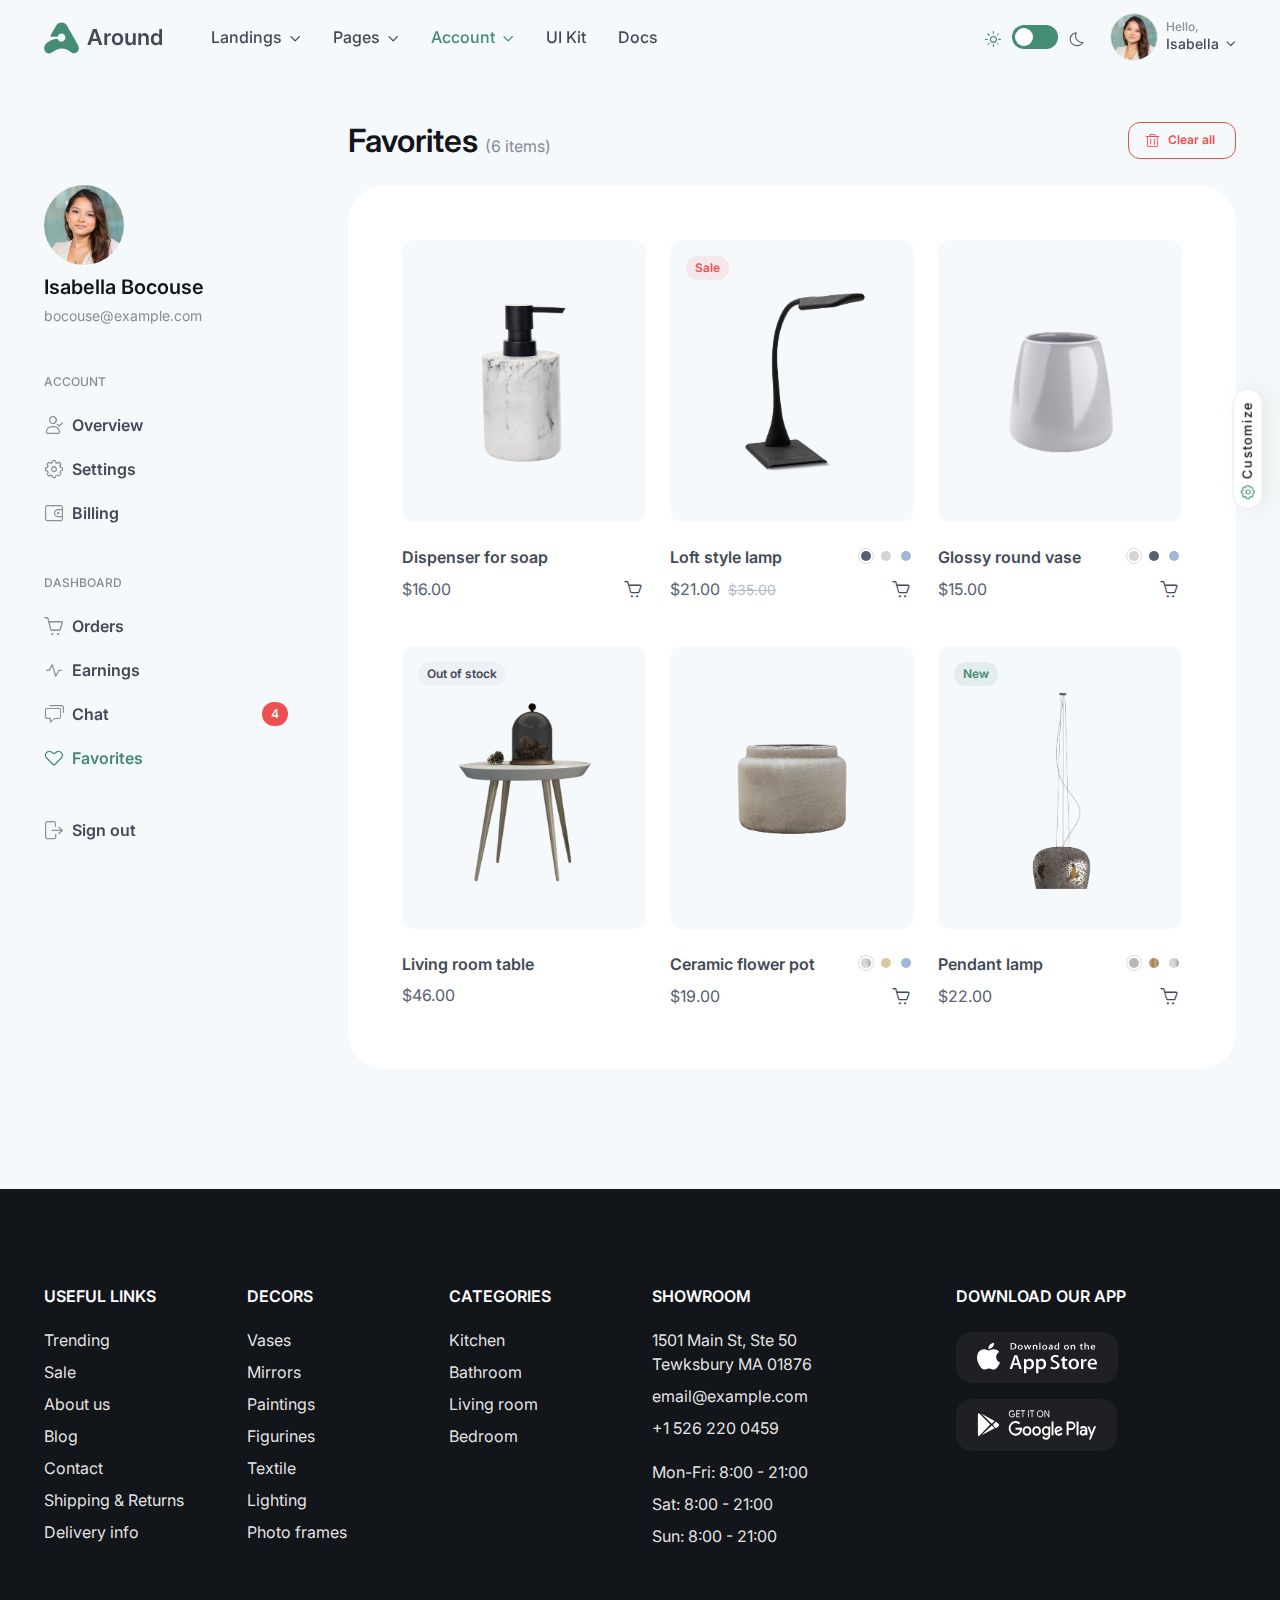
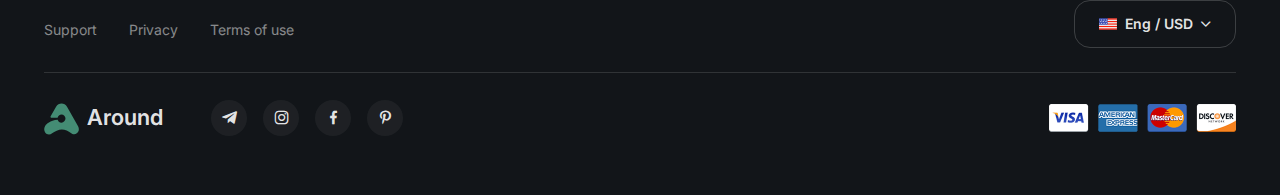
<file: account-favorites.html>
<!DOCTYPE html>
<html lang="en">
  <head>
    <meta charset="utf-8">
    <title>Around | Account - Favorites</title>
    <!-- SEO Meta Tags-->
    <meta name="description" content="Around - Multipurpose Bootstrap HTML Template">
    <meta name="keywords" content="bootstrap, business, corporate, coworking space, services, creative agency, dashboard, e-commerce, mobile app showcase, saas, multipurpose, product landing, shop, software, ui kit, web studio, landing, dark mode, html5, css3, javascript, gallery, slider, touch, creative">
    <meta name="author" content="Createx Studio">
    <!-- Viewport-->
    <meta name="viewport" content="width=device-width, initial-scale=1">
    <!-- Favicon and Touch Icons-->
    <link rel="apple-touch-icon" sizes="180x180" href="assets/favicon/apple-touch-icon.png">
    <link rel="icon" type="image/png" sizes="32x32" href="assets/favicon/favicon-32x32.png">
    <link rel="icon" type="image/png" sizes="16x16" href="assets/favicon/favicon-16x16.png">
    <link rel="manifest" href="assets/favicon/site.webmanifest">
    <link rel="mask-icon" color="#6366f1" href="assets/favicon/safari-pinned-tab.svg">
    <meta name="msapplication-TileColor" content="#080032">
    <meta name="msapplication-config" content="assets/favicon/browserconfig.xml">
    <meta name="theme-color" content="white">
    <!-- Theme mode-->
    <script>
      let mode = window.localStorage.getItem('mode'),
          root = document.getElementsByTagName('html')[0];
      if (mode !== undefined && mode === 'dark') {
        root.classList.add('dark-mode');
      } else {
        root.classList.remove('dark-mode');
      }
      
      
    </script>
    <!-- Page loading styles-->
    <style>.page-loading {
        position: fixed;
        top: 0;
        right: 0;
        bottom: 0;
        left: 0;
        width: 100%;
        height: 100%;
        -webkit-transition: all .4s .2s ease-in-out;
        transition: all .4s .2s ease-in-out;
        background-color: #fff;
        opacity: 0;
        visibility: hidden;
        z-index: 9999;
      }
      .dark-mode .page-loading {
        background-color: #121519;
      }
      .page-loading.active {
        opacity: 1;
        visibility: visible;
      }
      .page-loading-inner {
        position: absolute;
        top: 50%;
        left: 0;
        width: 100%;
        text-align: center;
        -webkit-transform: translateY(-50%);
        transform: translateY(-50%);
        -webkit-transition: opacity .2s ease-in-out;
        transition: opacity .2s ease-in-out;
        opacity: 0;
      }
      .page-loading.active > .page-loading-inner {
        opacity: 1;
      }
      .page-loading-inner > span {
        display: block;
        font-family: 'Inter', sans-serif;
        font-size: 1rem;
        font-weight: normal;
        color: #6f788b;
      }
      .dark-mode .page-loading-inner > span {
        color: #fff;
        opacity: .6;
      }
      .page-spinner {
        display: inline-block;
        width: 2.75rem;
        height: 2.75rem;
        margin-bottom: .75rem;
        vertical-align: text-bottom;
        background-color: #d7dde2; 
        border-radius: 50%;
        opacity: 0;
        -webkit-animation: spinner .75s linear infinite;
        animation: spinner .75s linear infinite;
      }
      .dark-mode .page-spinner {
        background-color: rgba(255,255,255,.25);
      }
      @-webkit-keyframes spinner {
        0% {
          -webkit-transform: scale(0);
          transform: scale(0);
        }
        50% {
          opacity: 1;
          -webkit-transform: none;
          transform: none;
        }
      }
      @keyframes spinner {
        0% {
          -webkit-transform: scale(0);
          transform: scale(0);
        }
        50% {
          opacity: 1;
          -webkit-transform: none;
          transform: none;
        }
      }
      
    </style>
    <!-- Page loading scripts-->
    <script>
      (function () {
        window.onload = function () {
          const preloader = document.querySelector('.page-loading');
          preloader.classList.remove('active');
          setTimeout(function () {
            preloader.remove();
          }, 1500);
        };
      })();
      
    </script>
    <!-- Import Google Font-->
    <link rel="preconnect" href="https://fonts.googleapis.com">
    <link rel="preconnect" href="https://fonts.gstatic.com" crossorigin>
    <link href="https://fonts.googleapis.com/css2?family=Inter:wght@400;500;600;700;800&amp;display=swap" rel="stylesheet" id="google-font">
    <!-- Vendor styles-->
    <link rel="stylesheet" media="screen" href="assets/vendor/swiper/swiper-bundle.min.css"/>
    <!-- Main Theme Styles + Bootstrap-->
    <link rel="stylesheet" media="screen" href="assets/css/theme.min.css">
    <!-- Customizer generated styles-->
    <style id="customizer-styles"></style>
    <!-- Google Tag Manager-->
    <script>
      (function(w,d,s,l,i){w[l]=w[l]||[];w[l].push({'gtm.start':
      new Date().getTime(),event:'gtm.js'});var f=d.getElementsByTagName(s)[0],
      j=d.createElement(s),dl=l!='dataLayer'?'&l='+l:'';j.async=true;j.src=
      'https://www.googletagmanager.com/gtm.js?id='+i+dl;f.parentNode.insertBefore(j,f);
      })(window,document,'script','dataLayer','GTM-WKV3GT5');
    </script>
  </head>
  <!-- Body-->
  <body class="bg-secondary">
    <!-- Google Tag Manager (noscript)-->
    <noscript>
      <iframe src="https://www.googletagmanager.com/ns.html?id=GTM-WKV3GT5" height="0" width="0" style="display: none; visibility: hidden;"></iframe>
    </noscript>
    <!-- Page loading spinner-->
    <div class="page-loading active">
      <div class="page-loading-inner">
        <div class="page-spinner"></div><span>Loading...</span>
      </div>
    </div>
    <!-- Customizer modal-->
    <div class="modal fade" id="customizer-modal" tabindex="-1" role="dialog">
      <div class="modal-dialog modal-lg modal-dialog-scrollable" role="document">
        <div class="modal-content">
          <div class="modal-header">
            <h4 class="modal-title">Your custom styles</h4>
            <button class="btn-close" type="button" data-bs-dismiss="modal" aria-label="Close"></button>
          </div>
          <div class="modal-body py-4">
            <p class="mb-3">Grab the generated styles below. Wrap them inside <code>&lt;style&gt;</code> tag and put in the <code>&lt;head&gt;</code> section of your HTML document.</p>
            <p class="mb-4"><span class='fw-medium'>IMPORTANT:</span> In order for these styles to take effect you have to placed them below:<br><code>&lt;link rel=&quot;stylesheet&quot; media=&quot;screen&quot; href=&quot;assets/css/theme.min.css&quot;&gt;</code></p>
            <div class="bg-secondary overflow-hidden rounded-4">
              <pre class="text-wrap bg-transparent border-0 text-dark p-4" id="custom-generated-styles"></pre>
            </div>
          </div>
          <div class="modal-footer">
            <button class="btn btn-secondary w-100 w-sm-auto mb-3 mb-sm-0" type="button" data-bs-dismiss="modal">Close</button>
            <button class="btn btn-primary w-100 w-sm-auto ms-sm-3" type="button" id="copy-styles-btn"><i class="ai-copy me-2 ms-n1"></i>Copy styles</button>
          </div>
        </div>
      </div>
    </div>
    <!-- Customizer toggler--><a class="position-fixed top-50 bg-light text-dark fw-medium border rounded-pill shadow text-decoration-none" href="#customizer" data-bs-toggle="offcanvas" style="right: -1.75rem; margin-top: -1rem; padding: .25rem .75rem; transform: rotate(-90deg); font-size: calc(var(--ar-body-font-size) * .8125); letter-spacing: .075rem; z-index: 1030;"><i class="ai-settings text-primary fs-base me-1 ms-n1"></i>Customize</a>
    <!-- Customizer offcanvas-->
    <div class="offcanvas offcanvas-end" id="customizer" data-bs-scroll="true" data-bs-backdrop="false" tabindex="-1">
      <div class="offcanvas-header border-bottom">
        <h4 class="offcanvas-title">Customize theme</h4>
        <button class="btn-close" type="button" data-bs-dismiss="offcanvas"></button>
      </div>
      <div class="offcanvas-body">
        <div class="d-flex align-items-center mb-3"><i class="ai-paint-roll text-muted fs-4 me-2"></i>
          <h5 class="mb-0">Colors</h5>
        </div>
        <div class="row row-cols-3 g-3 mb-5" id="theme-colors">
          <div class="col">
            <div class="text-dark fs-sm fw-medium mb-2">Primary</div>
            <div class="color-swatch" id="theme-primary" data-color-labels="[&quot;theme-primary&quot;, &quot;primary&quot;, &quot;primary-rgb&quot;]">
              <label class="ratio ratio-4x3 border rounded-1 cursor-pointer mb-1" for="primary" style="background-color: #448c74;" role="button"></label>
              <input class="form-control form-control-sm" type="text" value="#448c74">
              <input class="visually-hidden" type="color" id="primary" value="#448c74">
            </div>
          </div>
          <div class="col">
            <div class="text-dark fs-sm fw-medium mb-2">Warning</div>
            <div class="color-swatch" id="theme-warning" data-color-labels="[&quot;theme-warning&quot;, &quot;warning&quot;, &quot;warning-rgb&quot;]">
              <label class="ratio ratio-4x3 border rounded-1 cursor-pointer mb-1" for="warning" style="background-color: #edcb50;" role="button"></label>
              <input class="form-control form-control-sm" type="text" value="#edcb50">
              <input class="visually-hidden" type="color" id="warning" value="#edcb50">
            </div>
          </div>
          <div class="col">
            <div class="text-dark fs-sm fw-medium mb-2">Info</div>
            <div class="color-swatch" id="theme-info" data-color-labels="[&quot;theme-info&quot;, &quot;info&quot;, &quot;info-rgb&quot;]">
              <label class="ratio ratio-4x3 border rounded-1 cursor-pointer mb-1" for="info" style="background-color: #3f7fca;" role="button"></label>
              <input class="form-control form-control-sm" type="text" value="#3f7fca">
              <input class="visually-hidden" type="color" id="info" value="#3f7fca">
            </div>
          </div>
          <div class="col">
            <div class="text-dark fs-sm fw-medium pt-1 mb-2">Success</div>
            <div class="color-swatch" id="theme-success" data-color-labels="[&quot;theme-success&quot;, &quot;success&quot;, &quot;success-rgb&quot;]">
              <label class="ratio ratio-4x3 border rounded-1 cursor-pointer mb-1" for="success" style="background-color: #3fca90;" role="button"></label>
              <input class="form-control form-control-sm" type="text" value="#3fca90">
              <input class="visually-hidden" type="color" id="success" value="#3fca90">
            </div>
          </div>
          <div class="col">
            <div class="text-dark fs-sm fw-medium pt-1 mb-2">Danger</div>
            <div class="color-swatch" id="theme-danger" data-color-labels="[&quot;theme-danger&quot;, &quot;danger&quot;, &quot;danger-rgb&quot;]">
              <label class="ratio ratio-4x3 border rounded-1 cursor-pointer mb-1" for="danger" style="background-color: #ed5050;" role="button"></label>
              <input class="form-control form-control-sm" type="text" value="#ed5050">
              <input class="visually-hidden" type="color" id="danger" value="#ed5050">
            </div>
          </div>
        </div>
        <div class="d-flex align-items-center mb-3"><i class="ai-align-left text-muted fs-4 me-2"></i>
          <h5 class="mb-0">Typography <span class="text-muted fs-sm fw-normal">(1rem = 16px)</span></h5>
        </div>
        <div class="mb-5">
          <div class="mb-3">
            <label class="text-dark fs-sm fw-medium pt-1 mb-2" for="font-url">Google font URL</label>
            <input class="form-control" type="url" value="https://fonts.googleapis.com/css2?family=Inter:wght@400;500;600;700&amp;display=swap" id="font-url">
          </div>
          <div class="mb-3">
            <label class="text-dark fs-sm fw-medium pt-1 mb-2" for="body-font-family">Font family</label>
            <input class="form-control" type="text" value="'Inter', sans-serif" id="body-font-family">
          </div>
          <div class="row row-cols-2">
            <div class="col mb-3">
              <label class="d-flex w-100 text-dark fs-sm fw-medium pt-1 mb-2" for="root-font-size">Root font size, rem</label>
              <select class="form-select" id="root-font-size">
                <option value=".75rem">.75</option>
                <option value=".875rem">.875</option>
                <option value="1rem" selected>1</option>
                <option value="1.05rem">1.05</option>
                <option value="1.1rem">1.1</option>
                <option value="1.15rem">1.15</option>
                <option value="1.25rem">1.25</option>
                <option value="1.375rem">1.375</option>
              </select>
            </div>
            <div class="col mb-3">
              <label class="d-flex w-100 text-dark fs-sm fw-medium pt-1 mb-2" for="body-font-size">Body font size, rem</label>
              <select class="form-select" id="body-font-size">
                <option value=".75rem">.75</option>
                <option value=".875rem">.875</option>
                <option value="1rem" selected>1</option>
                <option value="1.15rem">1.15</option>
                <option value="1.25rem">1.25</option>
                <option value="1.375rem">1.375</option>
              </select>
            </div>
          </div>
        </div>
        <div class="d-flex align-items-center mt-n2 mb-3"><i class="ai-maximize text-muted fs-5 me-2"></i>
          <h5 class="mb-0">Borders / Rounding</h5>
        </div>
        <div class="mb-3">
          <label class="d-flex w-100 text-dark fs-sm fw-medium pt-1 mb-2" for="border-width">Border width, px</label>
          <input class="form-control" type="number" min="0" step="1" value="1" id="border-width">
        </div>
        <div class="mb-3">
          <label class="d-flex w-100 text-dark fs-sm fw-medium pt-1 mb-2" for="border-radius">Rounded base, rem</label>
          <input class="form-control" type="number" min="0" step=".05" value="1" id="border-radius">
        </div>
        <div id="theme-border-radiuses">
          <div class="mb-3">
            <label class="d-flex w-100 text-dark fs-sm fw-medium pt-1 mb-2" for="border-radius-sm">
              Rounded SM<span class='text-muted fw-normal ms-1'> = Rounded base multiplied by</span></label>
            <input class="form-control" type="number" min="0" step=".05" value=".75" id="border-radius-sm">
          </div>
          <div class="mb-3">
            <label class="d-flex w-100 text-dark fs-sm fw-medium pt-1 mb-2" for="border-radius-lg">
              Rounded LG<span class='text-muted fw-normal ms-1'> = Rounded base multiplied by</span></label>
            <input class="form-control" type="number" min="0" step=".05" value="1.125" id="border-radius-lg">
          </div>
          <div class="mb-3">
            <label class="d-flex w-100 text-dark fs-sm fw-medium pt-1 mb-2" for="border-radius-xl">
              Rounded XL<span class='text-muted fw-normal ms-1'> = Rounded base multiplied by</span></label>
            <input class="form-control" type="number" min="0" step=".05" value="1.5" id="border-radius-xl">
          </div>
          <div class="mb-3">
            <label class="d-flex w-100 text-dark fs-sm fw-medium pt-1 mb-2" for="border-radius-2xl">
              Rounded 2XL<span class='text-muted fw-normal ms-1'> = Rounded base multiplied by</span></label>
            <input class="form-control" type="number" min="0" step=".05" value="2.25" id="border-radius-2xl">
          </div>
        </div>
      </div>
      <div class="offcanvas-header border-top d-none" id="customizer-btns">
        <button class="btn btn-secondary w-100 me-3" type="button" id="customizer-reset-btn"><i class="ai-undo fs-lg me-2 ms-n1"></i>Reset</button>
        <button class="btn btn-primary w-100" type="button" data-bs-toggle="modal" data-bs-target="#customizer-modal"><i class="ai-code-curly fs-lg me-2 ms-n1"></i>Show styles</button>
      </div>
    </div>
    <!-- Page wrapper-->
    <main class="page-wrapper">
      <!-- Navbar. Remove 'fixed-top' class to make the navigation bar scrollable with the page-->
      <header class="navbar navbar-expand-lg fixed-top">
        <div class="container"><a class="navbar-brand pe-sm-3" href="index.html"><span class="text-primary flex-shrink-0 me-2">
              <svg version="1.1" width="35" height="32" viewBox="0 0 36 33" xmlns="http://www.w3.org/2000/svg">
                <path fill="currentColor" d="M35.6,29c-1.1,3.4-5.4,4.4-7.9,1.9c-2.3-2.2-6.1-3.7-9.4-3.7c-3.1,0-7.5,1.8-10,4.1c-2.2,2-5.8,1.5-7.3-1.1c-1-1.8-1.2-4.1,0-6.2l0.6-1.1l0,0c0.6-0.7,4.4-5.2,12.5-5.7c0.5,1.8,2,3.1,3.9,3.1c2.2,0,4.1-1.9,4.1-4.2s-1.8-4.2-4.1-4.2c-2,0-3.6,1.4-4,3.3H7.7c-0.8,0-1.3-0.9-0.9-1.6l5.6-9.8c2.5-4.5,8.8-4.5,11.3,0L35.1,24C36,25.7,36.1,27.5,35.6,29z"></path>
              </svg></span>Around</a>
          <div class="form-check form-switch mode-switch order-lg-2 me-3 me-lg-4 ms-auto" data-bs-toggle="mode">
            <input class="form-check-input" type="checkbox" id="theme-mode">
            <label class="form-check-label" for="theme-mode"><i class="ai-sun fs-lg"></i></label>
            <label class="form-check-label" for="theme-mode"><i class="ai-moon fs-lg"></i></label>
          </div>
          <!-- User signed in state. Account dropdown on screens > 576px-->
          <div class="dropdown nav d-none d-sm-block order-lg-3"><a class="nav-link d-flex align-items-center p-0" href="#" data-bs-toggle="dropdown" aria-expanded="false"><img class="border rounded-circle" src="assets/img/avatar/01.jpg" width="48" alt="Isabella Bocouse">
              <div class="ps-2">
                <div class="fs-xs lh-1 opacity-60">Hello,</div>
                <div class="fs-sm dropdown-toggle">Isabella</div>
              </div></a>
            <div class="dropdown-menu dropdown-menu-end my-1">
              <h6 class="dropdown-header fs-xs fw-medium text-muted text-uppercase pb-1">Account</h6><a class="dropdown-item" href="account-overview.html"><i class="ai-user-check fs-lg opacity-70 me-2"></i>Overview</a><a class="dropdown-item" href="account-settings.html"><i class="ai-settings fs-lg opacity-70 me-2"></i>Settings</a><a class="dropdown-item" href="account-billing.html"><i class="ai-wallet fs-base opacity-70 me-2 mt-n1"></i>Billing</a>
              <div class="dropdown-divider"></div>
              <h6 class="dropdown-header fs-xs fw-medium text-muted text-uppercase pb-1">Dashboard</h6><a class="dropdown-item" href="account-orders.html"><i class="ai-cart fs-lg opacity-70 me-2"></i>Orders</a><a class="dropdown-item" href="account-earnings.html"><i class="ai-activity fs-lg opacity-70 me-2"></i>Earnings</a><a class="dropdown-item d-flex align-items-center" href="account-chat.html"><i class="ai-messages fs-lg opacity-70 me-2"></i>Chat<span class="badge bg-danger ms-auto">4</span></a><a class="dropdown-item" href="account-favorites.html"><i class="ai-heart fs-lg opacity-70 me-2"></i>Favorites</a>
              <div class="dropdown-divider"></div><a class="dropdown-item" href="account-signin.html"><i class="ai-logout fs-lg opacity-70 me-2"></i>Sign out</a>
            </div>
          </div>
          <button class="navbar-toggler ms-sm-3" type="button" data-bs-toggle="collapse" data-bs-target="#navbarNav"><span class="navbar-toggler-icon"></span></button>
          <nav class="collapse navbar-collapse" id="navbarNav">
            <ul class="navbar-nav navbar-nav-scroll me-auto" style="--ar-scroll-height: 520px;">
              <li class="nav-item dropdown"><a class="nav-link dropdown-toggle" href="#" data-bs-toggle="dropdown" aria-expanded="false">Landings</a>
                <div class="dropdown-menu overflow-hidden p-0">
                  <div class="d-lg-flex">
                    <div class="mega-dropdown-column pt-1 pt-lg-3 pb-lg-4">
                      <ul class="list-unstyled mb-0">
                        <li><a class="dropdown-item" href="index.html">Template Intro Page</a><span class="mega-dropdown-column position-absolute top-0 end-0 h-100 bg-size-cover bg-repeat-0 rounded-3 rounded-start-0" style="background-image: url(assets/img/megamenu/landings.jpg);"></span></li>
                        <li><a class="dropdown-item" href="landing-mobile-app-showcase.html">Mobile App Showcase</a><span class="mega-dropdown-column position-absolute top-0 end-0 h-100 bg-size-cover bg-repeat-0 zindex-2 opacity-0" style="background-image: url(assets/img/megamenu/mobile-app.jpg);"></span></li>
                        <li><a class="dropdown-item" href="landing-product.html">Product Landing</a><span class="mega-dropdown-column position-absolute top-0 end-0 h-100 bg-size-cover bg-repeat-0 zindex-2 opacity-0" style="background-image: url(assets/img/megamenu/product-landing.jpg);"></span></li>
                        <li><a class="dropdown-item" href="landing-saas-v1.html">SaaS v.1</a><span class="mega-dropdown-column position-absolute top-0 end-0 h-100 bg-size-cover bg-repeat-0 zindex-2 opacity-0" style="background-image: url(assets/img/megamenu/saas-1.jpg);"></span></li>
                        <li><a class="dropdown-item" href="landing-saas-v2.html">SaaS v.2</a><span class="mega-dropdown-column position-absolute top-0 end-0 h-100 bg-size-cover bg-repeat-0 zindex-2 opacity-0" style="background-image: url(assets/img/megamenu/saas-2.jpg);"></span></li>
                        <li><a class="dropdown-item" href="landing-saas-v3.html">SaaS v.3<span class="text-danger fs-xs ms-2">New</span></a><span class="mega-dropdown-column position-absolute top-0 end-0 h-100 bg-size-cover bg-repeat-0 zindex-2 opacity-0" style="background-image: url(assets/img/megamenu/saas-3.jpg);"></span></li>
                        <li><a class="dropdown-item" href="landing-shop.html">Shop Homepage</a><span class="mega-dropdown-column position-absolute top-0 end-0 h-100 bg-size-cover bg-repeat-0 zindex-2 opacity-0" style="background-image: url(assets/img/megamenu/shop-homepage.jpg);"></span></li>
                        <li><a class="dropdown-item" href="landing-marketing-agency.html">Marketing Agency</a><span class="mega-dropdown-column position-absolute top-0 end-0 h-100 bg-size-cover bg-repeat-0 zindex-2 opacity-0" style="background-image: url(assets/img/megamenu/marketing-agency.jpg);"></span></li>
                        <li><a class="dropdown-item" href="landing-creative-agency.html">Creative Agency</a><span class="mega-dropdown-column position-absolute top-0 end-0 h-100 bg-size-cover bg-repeat-0 zindex-2 opacity-0" style="background-image: url(assets/img/megamenu/creative-agency.jpg);"></span></li>
                        <li><a class="dropdown-item" href="landing-conference.html">Conference (Event)<span class="text-danger fs-xs ms-2">New</span></a><span class="mega-dropdown-column position-absolute top-0 end-0 h-100 bg-size-cover bg-repeat-0 zindex-2 opacity-0" style="background-image: url(assets/img/megamenu/conference.jpg);"></span></li>
                      </ul>
                    </div>
                    <div class="mega-dropdown-column pb-2 pt-lg-3 pb-lg-4">
                      <ul class="list-unstyled mb-0">
                        <li><a class="dropdown-item" href="landing-web-studio.html">Web Studio</a><span class="mega-dropdown-column position-absolute top-0 end-0 h-100 bg-size-cover bg-repeat-0 zindex-2 opacity-0" style="background-image: url(assets/img/megamenu/web-studio.jpg);"></span></li>
                        <li><a class="dropdown-item" href="landing-corporate.html">Corporate</a><span class="mega-dropdown-column position-absolute top-0 end-0 h-100 bg-size-cover bg-repeat-0 zindex-2 opacity-0" style="background-image: url(assets/img/megamenu/corporate.jpg);"></span></li>
                        <li><a class="dropdown-item" href="landing-business-consulting.html">Business Consulting</a><span class="mega-dropdown-column position-absolute top-0 end-0 h-100 bg-size-cover bg-repeat-0 zindex-2 opacity-0" style="background-image: url(assets/img/megamenu/business-consulting.jpg);"></span></li>
                        <li><a class="dropdown-item" href="landing-coworking-space.html">Coworking Space</a><span class="mega-dropdown-column position-absolute top-0 end-0 h-100 bg-size-cover bg-repeat-0 zindex-2 opacity-0" style="background-image: url(assets/img/megamenu/coworking.jpg);"></span></li>
                        <li><a class="dropdown-item" href="landing-yoga-studio.html">Yoga Studio</a><span class="mega-dropdown-column position-absolute top-0 end-0 h-100 bg-size-cover bg-repeat-0 zindex-2 opacity-0" style="background-image: url(assets/img/megamenu/yoga-studio.jpg);"></span></li>
                        <li><a class="dropdown-item" href="landing-influencer.html">Influencer<span class="text-danger fs-xs ms-2">New</span></a><span class="mega-dropdown-column position-absolute top-0 end-0 h-100 bg-size-cover bg-repeat-0 zindex-2 opacity-0" style="background-image: url(assets/img/megamenu/influencer.jpg);"></span></li>
                        <li><a class="dropdown-item" href="landing-blog.html">Blog Homepage</a><span class="mega-dropdown-column position-absolute top-0 end-0 h-100 bg-size-cover bg-repeat-0 zindex-2 opacity-0" style="background-image: url(assets/img/megamenu/blog-homepage.jpg);"></span></li>
                      </ul>
                    </div>
                    <div class="mega-dropdown-column position-relative border-start zindex-3"></div>
                  </div>
                </div>
              </li>
              <li class="nav-item dropdown"><a class="nav-link dropdown-toggle" href="#" data-bs-toggle="dropdown" data-bs-auto-close="outside" aria-expanded="false">Pages</a>
                <ul class="dropdown-menu">
                  <li class="dropdown"><a class="dropdown-item dropdown-toggle" href="#" data-bs-toggle="dropdown" aria-expanded="false">Portfolio</a>
                    <ul class="dropdown-menu">
                      <li><a class="dropdown-item" href="portfolio-list-v1.html">List View v.1</a></li>
                      <li><a class="dropdown-item" href="portfolio-list-v2.html">List View v.2</a></li>
                      <li><a class="dropdown-item" href="portfolio-grid-v1.html">Grid View v.1</a></li>
                      <li><a class="dropdown-item" href="portfolio-grid-v2.html">Grid View v.2</a></li>
                      <li><a class="dropdown-item" href="portfolio-slider.html">Slider View</a></li>
                      <li><a class="dropdown-item" href="portfolio-single-v1.html">Single Project v.1</a></li>
                      <li><a class="dropdown-item" href="portfolio-single-v2.html">Single Project v.2</a></li>
                    </ul>
                  </li>
                  <li class="dropdown"><a class="dropdown-item dropdown-toggle" href="#" data-bs-toggle="dropdown" aria-expanded="false">Shop</a>
                    <ul class="dropdown-menu">
                      <li><a class="dropdown-item" href="shop-catalog.html">Catalog (Listing)</a></li>
                      <li><a class="dropdown-item" href="shop-single.html">Product Page</a></li>
                      <li><a class="dropdown-item" href="shop-checkout.html">Checkout</a></li>
                    </ul>
                  </li>
                  <li class="dropdown"><a class="dropdown-item dropdown-toggle" href="#" data-bs-toggle="dropdown" aria-expanded="false">Blog</a>
                    <ul class="dropdown-menu">
                      <li><a class="dropdown-item" href="blog-grid-sidebar.html">Grid View with Sidebar</a></li>
                      <li><a class="dropdown-item" href="blog-grid.html">Grid View no Sidebar</a></li>
                      <li><a class="dropdown-item" href="blog-list-sidebar.html">List View with Sidebar</a></li>
                      <li><a class="dropdown-item" href="blog-list.html">List View no Sidebar</a></li>
                      <li><a class="dropdown-item" href="blog-single-v1.html">Single post v.1</a></li>
                      <li><a class="dropdown-item" href="blog-single-v2.html">Single post v.2</a></li>
                      <li><a class="dropdown-item" href="blog-single-v3.html">Single post v.3</a></li>
                    </ul>
                  </li>
                  <li class="dropdown"><a class="dropdown-item dropdown-toggle" href="#" data-bs-toggle="dropdown" aria-expanded="false">About</a>
                    <ul class="dropdown-menu">
                      <li><a class="dropdown-item" href="about-agency.html">About - Agency</a></li>
                      <li><a class="dropdown-item" href="about-product.html">About - Product</a></li>
                    </ul>
                  </li>
                  <li class="dropdown"><a class="dropdown-item dropdown-toggle" href="#" data-bs-toggle="dropdown" aria-expanded="false">Services</a>
                    <ul class="dropdown-menu">
                      <li><a class="dropdown-item" href="services-v1.html">Services v.1</a></li>
                      <li><a class="dropdown-item" href="services-v2.html">Services v.2</a></li>
                      <li><a class="dropdown-item" href="services-v3.html">Services v.3</a></li>
                    </ul>
                  </li>
                  <li><a class="dropdown-item" href="pricing.html">Pricing</a></li>
                  <li class="dropdown"><a class="dropdown-item dropdown-toggle" href="#" data-bs-toggle="dropdown" aria-expanded="false">Contacts</a>
                    <ul class="dropdown-menu">
                      <li><a class="dropdown-item" href="contacts-v1.html">Contacts v.1</a></li>
                      <li><a class="dropdown-item" href="contacts-v2.html">Contacts v.2</a></li>
                      <li><a class="dropdown-item" href="contacts-v3.html">Contacts v.3</a></li>
                    </ul>
                  </li>
                  <li class="dropdown"><a class="dropdown-item dropdown-toggle" href="#" data-bs-toggle="dropdown" aria-expanded="false">Specialty Pages</a>
                    <ul class="dropdown-menu">
                      <li><a class="dropdown-item" href="404-v1.html">404 Error v.1</a></li>
                      <li><a class="dropdown-item" href="404-v2.html">404 Error v.2</a></li>
                      <li><a class="dropdown-item" href="404-v3.html">404 Error v.3</a></li>
                    </ul>
                  </li>
                </ul>
              </li>
              <li class="nav-item dropdown"><a class="nav-link dropdown-toggle active" href="#" data-bs-toggle="dropdown" data-bs-auto-close="outside" aria-expanded="false">Account</a>
                <ul class="dropdown-menu">
                  <li class="dropdown"><a class="dropdown-item dropdown-toggle" href="#" data-bs-toggle="dropdown" aria-expanded="false">Auth pages</a>
                    <ul class="dropdown-menu">
                      <li><a class="dropdown-item" href="account-signin.html">Sign In</a></li>
                      <li><a class="dropdown-item" href="account-signup.html">Sign Up</a></li>
                      <li><a class="dropdown-item" href="account-signinup.html">Sign In / Up</a></li>
                      <li><a class="dropdown-item" href="account-password-recovery.html">Password Recovery</a></li>
                    </ul>
                  </li>
                  <li><a class="dropdown-item" href="account-overview.html">Overview</a></li>
                  <li><a class="dropdown-item" href="account-settings.html">Settings</a></li>
                  <li><a class="dropdown-item" href="account-billing.html">Billing</a></li>
                  <li><a class="dropdown-item" href="account-orders.html">Orders</a></li>
                  <li><a class="dropdown-item" href="account-earnings.html">Earnings</a></li>
                  <li><a class="dropdown-item" href="account-chat.html">Chat (Messages)</a></li>
                  <li><a class="dropdown-item" href="account-favorites.html">Favorites (Wishlist)</a></li>
                </ul>
              </li>
              <li class="nav-item"><a class="nav-link" href="components/typography.html">UI Kit</a></li>
              <li class="nav-item"><a class="nav-link" href="docs/getting-started.html">Docs</a></li>
              <!-- User signed in state. Account dropdown on screens > 576px-->
              <li class="nav-item dropdown d-sm-none border-top mt-2 pt-2"><a class="nav-link" href="#" data-bs-toggle="dropdown" aria-expanded="false"><img class="border rounded-circle" src="assets/img/avatar/01.jpg" width="48" alt="Isabella Bocouse">
                  <div class="ps-2">
                    <div class="fs-xs lh-1 opacity-60">Hello,</div>
                    <div class="fs-sm dropdown-toggle">Isabella</div>
                  </div></a>
                <div class="dropdown-menu">
                  <h6 class="dropdown-header fs-xs fw-medium text-muted text-uppercase pb-1">Account</h6><a class="dropdown-item" href="account-overview.html"><i class="ai-user-check fs-lg opacity-70 me-2"></i>Overview</a><a class="dropdown-item" href="account-settings.html"><i class="ai-settings fs-lg opacity-70 me-2"></i>Settings</a><a class="dropdown-item" href="account-billing.html"><i class="ai-wallet fs-base opacity-70 me-2 mt-n1"></i>Billing</a>
                  <h6 class="dropdown-header fs-xs fw-medium text-muted text-uppercase pt-3 pb-1">Dashboard</h6><a class="dropdown-item" href="account-orders.html"><i class="ai-cart fs-lg opacity-70 me-2"></i>Orders</a><a class="dropdown-item" href="account-earnings.html"><i class="ai-activity fs-lg opacity-70 me-2"></i>Earnings</a><a class="dropdown-item d-flex align-items-center" href="account-chat.html"><i class="ai-messages fs-lg opacity-70 me-2"></i>Chat<span class="badge bg-danger ms-3">4</span></a><a class="dropdown-item" href="account-favorites.html"><i class="ai-heart fs-lg opacity-70 me-2"></i>Favorites</a>
                  <div class="dropdown-divider"></div><a class="dropdown-item" href="account-signin.html"><i class="ai-logout fs-lg opacity-70 me-2"></i>Sign out</a>
                </div>
              </li>
            </ul>
          </nav>
        </div>
      </header>
      <!-- Page content-->
      <div class="container py-5 mt-4 mt-lg-5 mb-lg-4 my-xl-5">
        <div class="row pt-sm-2 pt-lg-0">
          <!-- Sidebar (offcanvas on sreens < 992px)-->
          <aside class="col-lg-3 pe-lg-4 pe-xl-5 mt-n3">
            <div class="position-lg-sticky top-0">
              <div class="d-none d-lg-block" style="padding-top: 105px;"></div>
              <div class="offcanvas-lg offcanvas-start" id="sidebarAccount">
                <button class="btn-close position-absolute top-0 end-0 mt-3 me-3 d-lg-none" type="button" data-bs-dismiss="offcanvas" data-bs-target="#sidebarAccount"></button>
                <div class="offcanvas-body">
                  <div class="pb-2 pb-lg-0 mb-4 mb-lg-5"><img class="d-block rounded-circle mb-2" src="assets/img/avatar/02.jpg" width="80" alt="Isabella Bocouse">
                    <h3 class="h5 mb-1">Isabella Bocouse</h3>
                    <p class="fs-sm text-muted mb-0">bocouse@example.com</p>
                  </div>
                  <nav class="nav flex-column pb-2 pb-lg-4 mb-3">
                    <h4 class="fs-xs fw-medium text-muted text-uppercase pb-1 mb-2">Account</h4><a class="nav-link fw-semibold py-2 px-0" href="account-overview.html"><i class="ai-user-check fs-5 opacity-60 me-2"></i>Overview</a><a class="nav-link fw-semibold py-2 px-0" href="account-settings.html"><i class="ai-settings fs-5 opacity-60 me-2"></i>Settings</a><a class="nav-link fw-semibold py-2 px-0" href="account-billing.html"><i class="ai-wallet fs-5 opacity-60 me-2"></i>Billing</a>
                  </nav>
                  <nav class="nav flex-column pb-2 pb-lg-4 mb-1">
                    <h4 class="fs-xs fw-medium text-muted text-uppercase pb-1 mb-2">Dashboard</h4><a class="nav-link fw-semibold py-2 px-0" href="account-orders.html"><i class="ai-cart fs-5 opacity-60 me-2"></i>Orders</a><a class="nav-link fw-semibold py-2 px-0" href="account-earnings.html"><i class="ai-activity fs-5 opacity-60 me-2"></i>Earnings</a><a class="nav-link fw-semibold py-2 px-0" href="account-chat.html"><i class="ai-messages fs-5 opacity-60 me-2"></i>Chat<span class="badge bg-danger ms-auto">4</span></a><a class="nav-link fw-semibold py-2 px-0 active" href="account-favorites.html"><i class="ai-heart fs-5 opacity-60 me-2"></i>Favorites</a>
                  </nav>
                  <nav class="nav flex-column"><a class="nav-link fw-semibold py-2 px-0" href="account-signin.html"><i class="ai-logout fs-5 opacity-60 me-2"></i>Sign out</a></nav>
                </div>
              </div>
            </div>
          </aside>
          <!-- Page content-->
          <div class="col-lg-9 pt-4 pb-2 pb-sm-4">
            <div class="d-flex align-items-center mb-4">
              <h1 class="h2 mb-0">Favorites <span class='fs-base fw-normal text-muted'>(6 items)</span></h1>
              <button class="btn btn-sm btn-outline-danger ms-auto" type="button"><i class="ai-trash ms-n1 me-2"></i>Clear all</button>
            </div>
            <div class="card border-0 py-1 p-md-2 p-xl-3 p-xxl-4">
              <div class="card-body pb-4">
                <div class="row row-cols-1 row-cols-sm-2 row-cols-md-3 g-4">
                  <!-- Item-->
                  <div class="col pb-2 pb-sm-3">
                    <div class="card-hover position-relative bg-secondary rounded-1 p-3 mb-4">
                      <button class="btn btn-icon btn-sm btn-light bg-light border-0 rounded-circle position-absolute top-0 end-0 mt-3 me-3 zindex-5 opacity-0" type="button"><i class="ai-trash fs-xl text-danger"></i></button>
                      <div class="swiper swiper-nav-onhover" data-swiper-options="{&quot;loop&quot;: true, &quot;navigation&quot;: {&quot;prevEl&quot;: &quot;.btn-prev&quot;, &quot;nextEl&quot;: &quot;.btn-next&quot;}}"><a class="swiper-wrapper" href="shop-single.html">
                          <div class="swiper-slide p-2 p-xl-4"><img class="d-block mx-auto" src="assets/img/shop/products/02.png" width="226" alt="Product"></div></a>
                        <button class="btn btn-prev btn-icon btn-sm btn-light bg-light border-0 rounded-circle start-0" type="button"><i class="ai-chevron-left fs-xl d-dark-mode-none"></i><i class="ai-chevron-left text-nav fs-xl d-none d-dark-mode-block"></i></button>
                        <button class="btn btn-next btn-icon btn-sm btn-light bg-light border-0 rounded-circle end-0" type="button"><i class="ai-chevron-right fs-xl d-dark-mode-none"></i><i class="ai-chevron-right text-nav fs-xl d-none d-dark-mode-block"></i></button>
                      </div>
                    </div>
                    <div class="d-flex mb-1">
                      <h3 class="h6 mb-0"><a href="shop-single.html">Dispenser for soap</a></h3>
                    </div>
                    <div class="d-flex align-items-center"><span class="me-2">$16.00</span>
                      <div class="nav ms-auto" data-bs-toggle="tooltip" data-bs-template="&lt;div class=&quot;tooltip fs-xs&quot; role=&quot;tooltip&quot;&gt;&lt;div class=&quot;tooltip-inner bg-light text-muted p-0&quot;&gt;&lt;/div&gt;&lt;/div&gt;" data-bs-placement="left" title="Add to cart"><a class="nav-link fs-lg py-2 px-1" href="#"><i class="ai-cart"></i></a></div>
                    </div>
                  </div>
                  <!-- Item-->
                  <div class="col pb-2 pb-sm-3">
                    <div class="card-hover position-relative bg-secondary rounded-1 p-3 mb-4"><span class="badge bg-faded-danger text-danger position-absolute top-0 start-0 mt-3 ms-3">Sale</span>
                      <button class="btn btn-icon btn-sm btn-light bg-light border-0 rounded-circle position-absolute top-0 end-0 mt-3 me-3 zindex-5 opacity-0" type="button"><i class="ai-trash fs-xl text-danger"></i></button>
                      <div class="swiper swiper-nav-onhover" data-swiper-options="{&quot;loop&quot;: true, &quot;navigation&quot;: {&quot;prevEl&quot;: &quot;.btn-prev&quot;, &quot;nextEl&quot;: &quot;.btn-next&quot;}}"><a class="swiper-wrapper" href="shop-single.html">
                          <div class="swiper-slide p-2 p-xl-4"><img class="d-block mx-auto" src="assets/img/shop/products/01.png" width="226" alt="Product"></div></a>
                        <button class="btn btn-prev btn-icon btn-sm btn-light bg-light border-0 rounded-circle start-0" type="button"><i class="ai-chevron-left fs-xl d-dark-mode-none"></i><i class="ai-chevron-left text-nav fs-xl d-none d-dark-mode-block"></i></button>
                        <button class="btn btn-next btn-icon btn-sm btn-light bg-light border-0 rounded-circle end-0" type="button"><i class="ai-chevron-right fs-xl d-dark-mode-none"></i><i class="ai-chevron-right text-nav fs-xl d-none d-dark-mode-block"></i></button>
                      </div>
                    </div>
                    <div class="d-flex mb-1">
                      <h3 class="h6 mb-0"><a href="shop-single.html">Loft style lamp</a></h3>
                      <div class="d-flex ps-2 mt-n1 ms-auto">
                        <div class="ms-1">
                          <input class="btn-check" type="radio" name="color1" value="Dark gray" checked id="color1-1">
                          <label class="btn btn-icon btn-xs btn-outline-secondary rounded-circle" for="color1-1"><span class="d-block rounded-circle" style="width: .625rem; height: .625rem; background-color: #576071;"></span></label>
                        </div>
                        <div class="ms-1">
                          <input class="btn-check" type="radio" name="color1" value="Light gray" id="color1-2">
                          <label class="btn btn-icon btn-xs btn-outline-secondary rounded-circle" for="color1-2"><span class="d-block rounded-circle" style="width: .625rem; height: .625rem; background-color: #d5d4d3;"></span></label>
                        </div>
                        <div class="ms-1">
                          <input class="btn-check" type="radio" name="color1" value="Blue" id="color1-3">
                          <label class="btn btn-icon btn-xs btn-outline-secondary rounded-circle" for="color1-3"><span class="d-block rounded-circle" style="width: .625rem; height: .625rem; background-color: #a1b7d9;"></span></label>
                        </div>
                      </div>
                    </div>
                    <div class="d-flex align-items-center"><span class="me-2">$21.00</span>
                      <del class="fs-sm text-muted">$35.00</del>
                      <div class="nav ms-auto" data-bs-toggle="tooltip" data-bs-template="&lt;div class=&quot;tooltip fs-xs&quot; role=&quot;tooltip&quot;&gt;&lt;div class=&quot;tooltip-inner bg-light text-muted p-0&quot;&gt;&lt;/div&gt;&lt;/div&gt;" data-bs-placement="left" title="Add to cart"><a class="nav-link fs-lg py-2 px-1" href="#"><i class="ai-cart"></i></a></div>
                    </div>
                  </div>
                  <!-- Item-->
                  <div class="col pb-2 pb-sm-3">
                    <div class="card-hover position-relative bg-secondary rounded-1 p-3 mb-4">
                      <button class="btn btn-icon btn-sm btn-light bg-light border-0 rounded-circle position-absolute top-0 end-0 mt-3 me-3 zindex-5 opacity-0" type="button"><i class="ai-trash fs-xl text-danger"></i></button>
                      <div class="swiper swiper-nav-onhover" data-swiper-options="{&quot;loop&quot;: true, &quot;navigation&quot;: {&quot;prevEl&quot;: &quot;.btn-prev&quot;, &quot;nextEl&quot;: &quot;.btn-next&quot;}}"><a class="swiper-wrapper" href="shop-single.html">
                          <div class="swiper-slide p-2 p-xl-4"><img class="d-block mx-auto" src="assets/img/shop/products/03.png" width="226" alt="Product"></div></a>
                        <button class="btn btn-prev btn-icon btn-sm btn-light bg-light border-0 rounded-circle start-0" type="button"><i class="ai-chevron-left fs-xl d-dark-mode-none"></i><i class="ai-chevron-left text-nav fs-xl d-none d-dark-mode-block"></i></button>
                        <button class="btn btn-next btn-icon btn-sm btn-light bg-light border-0 rounded-circle end-0" type="button"><i class="ai-chevron-right fs-xl d-dark-mode-none"></i><i class="ai-chevron-right text-nav fs-xl d-none d-dark-mode-block"></i></button>
                      </div>
                    </div>
                    <div class="d-flex mb-1">
                      <h3 class="h6 mb-0"><a href="shop-single.html">Glossy round vase</a></h3>
                      <div class="d-flex ps-2 mt-n1 ms-auto">
                        <div class="ms-1">
                          <input class="btn-check" type="radio" name="color2" value="Light gray" checked id="color2-1">
                          <label class="btn btn-icon btn-xs btn-outline-secondary rounded-circle" for="color2-1"><span class="d-block rounded-circle" style="width: .625rem; height: .625rem; background-color: #d5d4d3;"></span></label>
                        </div>
                        <div class="ms-1">
                          <input class="btn-check" type="radio" name="color2" value="Dark gray" id="color2-2">
                          <label class="btn btn-icon btn-xs btn-outline-secondary rounded-circle" for="color2-2"><span class="d-block rounded-circle" style="width: .625rem; height: .625rem; background-color: #576071;"></span></label>
                        </div>
                        <div class="ms-1">
                          <input class="btn-check" type="radio" name="color2" value="Blue" id="color2-3">
                          <label class="btn btn-icon btn-xs btn-outline-secondary rounded-circle" for="color2-3"><span class="d-block rounded-circle" style="width: .625rem; height: .625rem; background-color: #a1b7d9;"></span></label>
                        </div>
                      </div>
                    </div>
                    <div class="d-flex align-items-center"><span class="me-2">$15.00</span>
                      <div class="nav ms-auto" data-bs-toggle="tooltip" data-bs-template="&lt;div class=&quot;tooltip fs-xs&quot; role=&quot;tooltip&quot;&gt;&lt;div class=&quot;tooltip-inner bg-light text-muted p-0&quot;&gt;&lt;/div&gt;&lt;/div&gt;" data-bs-placement="left" title="Add to cart"><a class="nav-link fs-lg py-2 px-1" href="#"><i class="ai-cart"></i></a></div>
                    </div>
                  </div>
                  <!-- Item-->
                  <div class="col pb-2 pb-sm-3">
                    <div class="card-hover position-relative bg-secondary rounded-1 p-3 mb-4"><span class="badge bg-gray text-nav position-absolute top-0 start-0 mt-3 ms-3">Out of stock</span>
                      <button class="btn btn-icon btn-sm btn-light bg-light border-0 rounded-circle position-absolute top-0 end-0 mt-3 me-3 zindex-5 opacity-0" type="button"><i class="ai-trash fs-xl text-danger"></i></button>
                      <div class="swiper swiper-nav-onhover" data-swiper-options="{&quot;loop&quot;: true, &quot;navigation&quot;: {&quot;prevEl&quot;: &quot;.btn-prev&quot;, &quot;nextEl&quot;: &quot;.btn-next&quot;}}"><a class="swiper-wrapper" href="shop-single.html">
                          <div class="swiper-slide p-2 p-xl-4"><img class="d-block mx-auto" src="assets/img/shop/products/06.png" width="226" alt="Product"></div></a>
                        <button class="btn btn-prev btn-icon btn-sm btn-light bg-light border-0 rounded-circle start-0" type="button"><i class="ai-chevron-left fs-xl d-dark-mode-none"></i><i class="ai-chevron-left text-nav fs-xl d-none d-dark-mode-block"></i></button>
                        <button class="btn btn-next btn-icon btn-sm btn-light bg-light border-0 rounded-circle end-0" type="button"><i class="ai-chevron-right fs-xl d-dark-mode-none"></i><i class="ai-chevron-right text-nav fs-xl d-none d-dark-mode-block"></i></button>
                      </div>
                    </div>
                    <div class="d-flex mb-1">
                      <h3 class="h6 mb-0"><a href="shop-single.html">Living room table</a></h3>
                    </div>
                    <div class="d-flex align-items-center pt-1"><span class="me-2">$46.00</span></div>
                  </div>
                  <!-- Item-->
                  <div class="col pb-2 pb-sm-3">
                    <div class="card-hover position-relative bg-secondary rounded-1 p-3 mb-4">
                      <button class="btn btn-icon btn-sm btn-light bg-light border-0 rounded-circle position-absolute top-0 end-0 mt-3 me-3 zindex-5 opacity-0" type="button"><i class="ai-trash fs-xl text-danger"></i></button>
                      <div class="swiper swiper-nav-onhover" data-swiper-options="{&quot;loop&quot;: true, &quot;navigation&quot;: {&quot;prevEl&quot;: &quot;.btn-prev&quot;, &quot;nextEl&quot;: &quot;.btn-next&quot;}}"><a class="swiper-wrapper" href="shop-single.html">
                          <div class="swiper-slide p-2 p-xl-4"><img class="d-block mx-auto" src="assets/img/shop/products/04.png" width="226" alt="Product"></div></a>
                        <button class="btn btn-prev btn-icon btn-sm btn-light bg-light border-0 rounded-circle start-0" type="button"><i class="ai-chevron-left fs-xl d-dark-mode-none"></i><i class="ai-chevron-left text-nav fs-xl d-none d-dark-mode-block"></i></button>
                        <button class="btn btn-next btn-icon btn-sm btn-light bg-light border-0 rounded-circle end-0" type="button"><i class="ai-chevron-right fs-xl d-dark-mode-none"></i><i class="ai-chevron-right text-nav fs-xl d-none d-dark-mode-block"></i></button>
                      </div>
                    </div>
                    <div class="d-flex mb-1">
                      <h3 class="h6 mb-0"><a href="shop-single.html">Ceramic flower pot</a></h3>
                      <div class="d-flex ps-2 mt-n1 ms-auto">
                        <div class="ms-1">
                          <input class="btn-check" type="radio" name="color3" value="Gray concrete" checked id="color3-1">
                          <label class="btn btn-icon btn-xs btn-outline-secondary rounded-circle" for="color3-1"><span class="d-block bg-size-cover bg-position-center rounded-circle" style="width: .625rem; height: .625rem; background-color: #c0c0c0; background-image: url(assets/img/shop/pattern/marble.jpg);"></span></label>
                        </div>
                        <div class="ms-1">
                          <input class="btn-check" type="radio" name="color3" value="Beige" id="color3-2">
                          <label class="btn btn-icon btn-xs btn-outline-secondary rounded-circle" for="color3-2"><span class="d-block rounded-circle" style="width: .625rem; height: .625rem; background-color: #d9c9a1;"></span></label>
                        </div>
                        <div class="ms-1">
                          <input class="btn-check" type="radio" name="color3" value="Blue" id="color3-3">
                          <label class="btn btn-icon btn-xs btn-outline-secondary rounded-circle" for="color3-3"><span class="d-block rounded-circle" style="width: .625rem; height: .625rem; background-color: #a1b7d9;"></span></label>
                        </div>
                      </div>
                    </div>
                    <div class="d-flex align-items-center"><span class="me-2">$19.00</span>
                      <div class="nav ms-auto" data-bs-toggle="tooltip" data-bs-template="&lt;div class=&quot;tooltip fs-xs&quot; role=&quot;tooltip&quot;&gt;&lt;div class=&quot;tooltip-inner bg-light text-muted p-0&quot;&gt;&lt;/div&gt;&lt;/div&gt;" data-bs-placement="left" title="Add to cart"><a class="nav-link fs-lg py-2 px-1" href="#"><i class="ai-cart"></i></a></div>
                    </div>
                  </div>
                  <!-- Item-->
                  <div class="col pb-2 pb-sm-3">
                    <div class="card-hover position-relative bg-secondary rounded-1 p-3 mb-4"><span class="badge bg-faded-primary text-primary position-absolute top-0 start-0 mt-3 ms-3">New</span>
                      <button class="btn btn-icon btn-sm btn-light bg-light border-0 rounded-circle position-absolute top-0 end-0 mt-3 me-3 zindex-5 opacity-0" type="button"><i class="ai-trash fs-xl text-danger"></i></button>
                      <div class="swiper swiper-nav-onhover" data-swiper-options="{&quot;loop&quot;: true, &quot;navigation&quot;: {&quot;prevEl&quot;: &quot;.btn-prev&quot;, &quot;nextEl&quot;: &quot;.btn-next&quot;}}"><a class="swiper-wrapper" href="shop-single.html">
                          <div class="swiper-slide p-2 p-xl-4"><img class="d-block mx-auto" src="assets/img/shop/products/05.png" width="226" alt="Product"></div></a>
                        <button class="btn btn-prev btn-icon btn-sm btn-light bg-light border-0 rounded-circle start-0" type="button"><i class="ai-chevron-left fs-xl d-dark-mode-none"></i><i class="ai-chevron-left text-nav fs-xl d-none d-dark-mode-block"></i></button>
                        <button class="btn btn-next btn-icon btn-sm btn-light bg-light border-0 rounded-circle end-0" type="button"><i class="ai-chevron-right fs-xl d-dark-mode-none"></i><i class="ai-chevron-right text-nav fs-xl d-none d-dark-mode-block"></i></button>
                      </div>
                    </div>
                    <div class="d-flex mb-1">
                      <h3 class="h6 mb-0"><a href="shop-single.html">Pendant lamp</a></h3>
                      <div class="d-flex ps-2 mt-n1 ms-auto">
                        <div class="ms-1">
                          <input class="btn-check" type="radio" name="color4" value="Gray" checked id="color4-1">
                          <label class="btn btn-icon btn-xs btn-outline-secondary rounded-circle" for="color4-1"><span class="d-block rounded-circle" style="width: .625rem; height: .625rem; background-color: #bab8b7;"></span></label>
                        </div>
                        <div class="ms-1">
                          <input class="btn-check" type="radio" name="color4" value="Woody brown" id="color4-2">
                          <label class="btn btn-icon btn-xs btn-outline-secondary rounded-circle" for="color4-2"><span class="d-block bg-size-cover bg-position-center rounded-circle" style="width: .625rem; height: .625rem; background-color: #c0c0c0; background-image: url(assets/img/shop/pattern/wood.jpg);"></span></label>
                        </div>
                        <div class="ms-1">
                          <input class="btn-check" type="radio" name="color4" value="Gray marble" id="color4-3">
                          <label class="btn btn-icon btn-xs btn-outline-secondary rounded-circle" for="color4-3"><span class="d-block bg-size-cover bg-position-center rounded-circle" style="width: .625rem; height: .625rem; background-color: #c0c0c0; background-image: url(assets/img/shop/pattern/marble.jpg);"></span></label>
                        </div>
                      </div>
                    </div>
                    <div class="d-flex align-items-center"><span class="me-2">$22.00</span>
                      <div class="nav ms-auto" data-bs-toggle="tooltip" data-bs-template="&lt;div class=&quot;tooltip fs-xs&quot; role=&quot;tooltip&quot;&gt;&lt;div class=&quot;tooltip-inner bg-light text-muted p-0&quot;&gt;&lt;/div&gt;&lt;/div&gt;" data-bs-placement="left" title="Add to cart"><a class="nav-link fs-lg py-2 px-1" href="#"><i class="ai-cart"></i></a></div>
                    </div>
                  </div>
                </div>
              </div>
            </div>
          </div>
        </div>
      </div>
      <!-- Divider for dark mode only-->
      <hr class="d-none d-dark-mode-block">
      <!-- Sidebar toggle button-->
      <button class="d-lg-none btn btn-sm fs-sm btn-primary w-100 rounded-0 fixed-bottom" data-bs-toggle="offcanvas" data-bs-target="#sidebarAccount"><i class="ai-menu me-2"></i>Account menu</button>
    </main>
    <!-- Footer-->
    <footer class="footer bg-dark position-relative pb-4 pt-md-3 py-lg-4 py-xl-5">
      <div class="d-none d-dark-mode-block position-absolute top-0 start-0 w-100 h-100" style="background-color: rgba(255,255,255, .02);"></div>
      <div class="dark-mode container position-relative zindex-2 pt-5 pb-2">
        <!-- Columns with links-->
        <div class="row" id="links">
          <div class="col-md-3 col-xl-2 pb-2 pb-md-0">
            <h3 class="h6 text-uppercase d-none d-md-block">Useful links</h3><a class="btn-more h6 mb-1 text-uppercase text-decoration-none d-flex align-items-center collapsed d-md-none" href="#useful" data-bs-toggle="collapse" role="button" aria-expanded="false" aria-controls="useful" data-show-label="Useful links" data-hide-label="Useful links"></a>
            <div class="collapse d-md-block" id="useful" data-bs-parent="#links">
              <ul class="nav flex-column pb-2 pb-md-0">
                <li class="nav-item"><a class="nav-link fw-normal px-0 py-1" href="#">Trending</a></li>
                <li class="nav-item"><a class="nav-link fw-normal px-0 py-1" href="#">Sale</a></li>
                <li class="nav-item"><a class="nav-link fw-normal px-0 py-1" href="#">About us</a></li>
                <li class="nav-item"><a class="nav-link fw-normal px-0 py-1" href="#">Blog</a></li>
                <li class="nav-item"><a class="nav-link fw-normal px-0 py-1" href="#">Contact</a></li>
                <li class="nav-item"><a class="nav-link fw-normal px-0 py-1" href="#">Shipping &amp; Returns</a></li>
                <li class="nav-item"><a class="nav-link fw-normal px-0 py-1" href="#">Delivery info</a></li>
              </ul>
            </div>
          </div>
          <div class="col-md-3 col-xl-2 pb-2 pb-md-0">
            <h3 class="h6 text-uppercase d-none d-md-block">Decors</h3><a class="btn-more h6 mb-1 text-uppercase text-decoration-none d-flex align-items-center collapsed d-md-none" href="#decors" data-bs-toggle="collapse" role="button" aria-expanded="false" aria-controls="decors" data-show-label="Decors" data-hide-label="Decors"></a>
            <div class="collapse d-md-block" id="decors" data-bs-parent="#links">
              <ul class="nav flex-column pb-2 pb-md-0">
                <li class="nav-item"><a class="nav-link fw-normal px-0 py-1" href="#">Vases</a></li>
                <li class="nav-item"><a class="nav-link fw-normal px-0 py-1" href="#">Mirrors</a></li>
                <li class="nav-item"><a class="nav-link fw-normal px-0 py-1" href="#">Paintings</a></li>
                <li class="nav-item"><a class="nav-link fw-normal px-0 py-1" href="#">Figurines</a></li>
                <li class="nav-item"><a class="nav-link fw-normal px-0 py-1" href="#">Textile</a></li>
                <li class="nav-item"><a class="nav-link fw-normal px-0 py-1" href="#">Lighting</a></li>
                <li class="nav-item"><a class="nav-link fw-normal px-0 py-1" href="#">Photo frames</a></li>
              </ul>
            </div>
          </div>
          <div class="col-md-3 col-xl-2 pb-2 pb-md-0">
            <h3 class="h6 text-uppercase d-none d-md-block">Categories</h3><a class="btn-more h6 mb-1 text-uppercase text-decoration-none d-flex align-items-center collapsed d-md-none" href="#categories" data-bs-toggle="collapse" role="button" aria-expanded="false" aria-controls="categories" data-show-label="Categories" data-hide-label="Categories"></a>
            <div class="collapse d-md-block" id="categories" data-bs-parent="#links">
              <ul class="nav flex-column pb-2 pb-md-0">
                <li class="nav-item"><a class="nav-link fw-normal px-0 py-1" href="#">Kitchen</a></li>
                <li class="nav-item"><a class="nav-link fw-normal px-0 py-1" href="#">Bathroom</a></li>
                <li class="nav-item"><a class="nav-link fw-normal px-0 py-1" href="#">Living room</a></li>
                <li class="nav-item"><a class="nav-link fw-normal px-0 py-1" href="#">Bedroom</a></li>
              </ul>
            </div>
          </div>
          <div class="col-md-3 pb-2 pb-md-0">
            <h3 class="h6 text-uppercase d-none d-md-block">Showroom</h3><a class="btn-more h6 mb-1 text-uppercase text-decoration-none d-flex align-items-center collapsed d-md-none" href="#showroom" data-bs-toggle="collapse" role="button" aria-expanded="false" aria-controls="showroom" data-show-label="Showroom" data-hide-label="Showroom"></a>
            <div class="collapse d-md-block" id="showroom" data-bs-parent="#links">
              <ul class="nav flex-column pb-3">
                <li class="nav-item"><a class="nav-link fw-normal px-0 py-1" href="#">1501 Main St, Ste 50<br>Tewksbury MA 01876</a></li>
                <li class="nav-item"><a class="nav-link fw-normal px-0 py-1" href="mailto:email@example.com">email@example.com</a></li>
                <li class="nav-item"><a class="nav-link fw-normal px-0 py-1" href="https://around.createx.studio/+15262200459">+1 526 220 0459</a></li>
              </ul>
              <ul class="list-unstyled mb-0 pb-3 pb-md-0">
                <li class="text-nav mb-2">Mon-Fri: 8:00 - 21:00</li>
                <li class="text-nav mb-2">Sat: 8:00 - 21:00</li>
                <li class="text-nav">Sun: 8:00 - 21:00</li>
              </ul>
            </div>
          </div>
          <div class="col-12 col-xl-3 mt-md-2 mt-xl-0 pt-2 pt-md-4 pt-xl-0">
            <h3 class="h6 text-uppercase mb-1 pb-1">Download our app</h3>
            <div class="d-flex d-xl-block d-xxl-flex"><a class="btn btn-secondary px-3 py-2 mt-3 me-3" href="#"><img class="mx-1" src="assets/img/market/appstore-light.svg" width="120" alt="App Store"></a><a class="btn btn-secondary px-3 py-2 mt-3" href="#"><img class="mx-1" src="assets/img/market/googleplay-light.svg" width="119" alt="Google Play"></a></div>
          </div>
        </div>
        <!-- Nav + Switcher-->
        <div class="d-sm-flex align-items-end justify-content-between border-bottom mt-2 mt-sm-1 pt-4 pt-sm-5">
          <!-- Nav-->
          <nav class="d-flex mb-3 mb-sm-4"><a class="nav-link text-muted fs-sm fw-normal ps-0 pe-2 py-2 me-4" href="#">Support</a><a class="nav-link text-muted fs-sm fw-normal ps-0 pe-2 py-2 me-4" href="#">Privacy</a><a class="nav-link text-muted fs-sm fw-normal ps-0 pe-2 py-2 me-sm-4" href="#">Terms of use</a></nav>
          <!-- Language / currency switcher-->
          <div class="dropdown mb-4">
            <button class="btn btn-outline-secondary dropdown-toggle px-4" type="button" data-bs-toggle="dropdown" data-bs-auto-close="outside" aria-expanded="false"><img class="me-2" src="assets/img/flags/en.png" width="18" alt="English / USD">Eng / USD</button>
            <div class="dropdown-menu dropdown-menu-end my-1">
              <div class="dropdown-item">
                <select class="form-select form-select-sm">
                  <option value="usd">$ USD</option>
                  <option value="eur">€ EUR</option>
                  <option value="ukp">£ UKP</option>
                  <option value="jpy">¥ JPY</option>
                </select>
              </div><a class="dropdown-item pb-1" href="#"><img class="me-2" src="assets/img/flags/fr.png" width="18" alt="Français">Français</a><a class="dropdown-item pb-1" href="#"><img class="me-2" src="assets/img/flags/de.png" width="18" alt="Deutsch">Deutsch</a><a class="dropdown-item" href="#"><img class="me-2" src="assets/img/flags/it.png" width="18" alt="Italiano">Italiano</a>
            </div>
          </div>
        </div>
        <!-- Logo + Socials + Cards-->
        <div class="d-sm-flex align-items-center pt-4">
          <div class="d-sm-flex align-items-center pe-sm-2"><a class="navbar-brand d-inline-flex align-items-center me-sm-5 mb-4 mb-sm-0" href="index.html"><span class="text-primary flex-shrink-0 me-2">
                <svg version="1.1" width="35" height="32" viewBox="0 0 36 33" xmlns="http://www.w3.org/2000/svg">
                  <path fill="currentColor" d="M35.6,29c-1.1,3.4-5.4,4.4-7.9,1.9c-2.3-2.2-6.1-3.7-9.4-3.7c-3.1,0-7.5,1.8-10,4.1c-2.2,2-5.8,1.5-7.3-1.1c-1-1.8-1.2-4.1,0-6.2l0.6-1.1l0,0c0.6-0.7,4.4-5.2,12.5-5.7c0.5,1.8,2,3.1,3.9,3.1c2.2,0,4.1-1.9,4.1-4.2s-1.8-4.2-4.1-4.2c-2,0-3.6,1.4-4,3.3H7.7c-0.8,0-1.3-0.9-0.9-1.6l5.6-9.8c2.5-4.5,8.8-4.5,11.3,0L35.1,24C36,25.7,36.1,27.5,35.6,29z"></path>
                </svg></span><span class="text-nav">Around</span></a>
            <div class="text-nowrap mb-4 mb-sm-0"><a class="btn btn-icon btn-sm btn-secondary btn-telegram rounded-circle mx-2 ms-sm-0 me-sm-3" href="#"><i class="ai-telegram"></i></a><a class="btn btn-icon btn-sm btn-secondary btn-instagram rounded-circle mx-2 ms-sm-0 me-sm-3" href="#"><i class="ai-instagram"></i></a><a class="btn btn-icon btn-sm btn-secondary btn-facebook rounded-circle mx-2 ms-sm-0 me-sm-3" href="#"><i class="ai-facebook"></i></a><a class="btn btn-icon btn-sm btn-secondary btn-pinterest rounded-circle mx-2 ms-sm-0 me-sm-3" href="#"><i class="ai-pinterest"></i></a></div>
          </div><img class="ms-sm-auto" src="assets/img/shop/footer-cards.png" width="187" alt="Accepted cards">
        </div>
      </div>
      <div class="pt-5 pt-lg-0"></div>
    </footer>
    <!-- Back to top button--><a class="btn-scroll-top" href="#top" data-scroll>
      <svg viewBox="0 0 40 40" fill="currentColor" xmlns="http://www.w3.org/2000/svg">
        <circle cx="20" cy="20" r="19" fill="none" stroke="currentColor" stroke-width="1.5" stroke-miterlimit="10"></circle>
      </svg><i class="ai-arrow-up"></i></a>
    <!-- Vendor scripts: js libraries and plugins-->
    <script src="assets/vendor/bootstrap/dist/js/bootstrap.bundle.min.js"></script>
    <script src="assets/vendor/smooth-scroll/dist/smooth-scroll.polyfills.min.js"></script>
    <script src="assets/vendor/swiper/swiper-bundle.min.js"></script>
    <!-- Main theme script-->
    <script src="assets/js/theme.min.js"></script>
    <!-- Customizer-->
    <script>!function(){function e(e){return localStorage.getItem(e)}function r(e,r){localStorage.setItem(e,r)}var t=document.getElementById("customizer-styles"),n=document.getElementById("custom-generated-styles"),o=`\n    :root {\n      ${e("theme-primary")&&`--ar-primary: ${e("theme-primary")};`}\n      ${e("theme-primary-rgb")&&`--ar-primary-rgb: ${e("theme-primary-rgb")};`}\n      ${e("theme-warning")&&`--ar-warning-rgb: ${e("theme-warning")};`}\n      ${e("theme-warning-rgb")&&`--ar-warning-rgb: ${e("theme-warning-rgb")};`}\n      ${e("theme-info")&&`--ar-info-rgb: ${e("theme-info")};`}\n      ${e("theme-info-rgb")&&`--ar-info-rgb: ${e("theme-info-rgb")};`}\n      ${e("theme-success")&&`--ar-success-rgb: ${e("success-info")};`}\n      ${e("theme-success-rgb")&&`--ar-success-rgb: ${e("success-info-rgb")};`}\n      ${e("theme-danger")&&`--ar-danger-rgb: ${e("danger-info")};`}\n      ${e("theme-danger-rgb")&&`--ar-danger-rgb: ${e("danger-info-rgb")};`}\n      ${e("theme-font-family")&&`--ar-body-font-family: ${e("theme-font-family")};`}\n      ${e("theme-root-font-size")&&`--ar-root-font-size: ${e("theme-root-font-size")};`}\n      ${e("theme-body-font-size")&&`--ar-body-font-size: ${e("theme-body-font-size")};`}\n      ${e("theme-border-width")&&`--ar-border-width: ${e("theme-border-width")};`}\n      ${e("theme-border-radius")&&`--ar-border-radius: ${e("theme-border-radius")};`}\n      ${e("theme-border-radius-sm")&&`--ar-border-radius-sm: ${e("theme-border-radius-sm")};`}\n      ${e("theme-border-radius-lg")&&`--ar-border-radius-lg: ${e("theme-border-radius-lg")};`}\n      ${e("theme-border-radius-xl")&&`--ar-border-radius-xl: ${e("theme-border-radius-xl")};`}\n      ${e("theme-border-radius-2xl")&&`--ar-border-radius-2xl: ${e("theme-border-radius-2xl")};`}\n      ${e("theme-primary")&&`--ar-link-color: ${e("theme-primary")};`}\n      ${e("theme-primary-btn-hover-active-border-bg-color")&&`--ar-link-hover-color: ${e("theme-primary-btn-hover-active-border-bg-color")};`}\n    }\n    .btn-primary {\n      ${e("theme-primary")&&`--ar-btn-bg: ${e("theme-primary")};`}\n      ${e("theme-primary")&&`--ar-btn-border-color: ${e("theme-primary")};`}\n      ${e("theme-primary-btn-hover-active-border-bg-color")&&`--ar-btn-hover-bg: ${e("theme-primary-btn-hover-active-border-bg-color")};`}\n      ${e("theme-primary-btn-hover-active-border-bg-color")&&`--ar-btn-hover-border-color: ${e("theme-primary-btn-hover-active-border-bg-color")};`}\n      ${e("theme-primary-btn-hover-active-border-bg-color")&&`--ar-btn-active-bg: ${e("theme-primary-btn-hover-active-border-bg-color")};`}\n      ${e("theme-primary-btn-hover-active-border-bg-color")&&`--ar-btn-active-border-color: ${e("theme-primary-btn-hover-active-border-bg-color")};`}\n      ${e("theme-primary")&&`--ar-btn-disabled-bg: ${e("theme-primary")};`}\n      ${e("theme-primary")&&`--ar-btn-disabled-border-color: ${e("theme-primary")};`}\n    }\n    .btn-warning {\n      ${e("theme-warning")&&`--ar-btn-bg: ${e("theme-warning")};`}\n      ${e("theme-warning")&&`--ar-btn-border-color: ${e("theme-warning")};`}\n      ${e("theme-warning-btn-hover-active-border-bg-color")&&`--ar-btn-hover-bg: ${e("theme-warning-btn-hover-active-border-bg-color")};`}\n      ${e("theme-warning-btn-hover-active-border-bg-color")&&`--ar-btn-hover-border-color: ${e("theme-warning-btn-hover-active-border-bg-color")};`}\n      ${e("theme-warning-btn-hover-active-border-bg-color")&&`--ar-btn-active-bg: ${e("theme-warning-btn-hover-active-border-bg-color")};`}\n      ${e("theme-warning-btn-hover-active-border-bg-color")&&`--ar-btn-active-border-color: ${e("theme-warning-btn-hover-active-border-bg-color")};`}\n      ${e("theme-warning")&&`--ar-btn-disabled-bg: ${e("theme-warning")};`}\n      ${e("theme-warning")&&`--ar-btn-disabled-border-color: ${e("theme-warning")};`}\n    }\n    .btn-info {\n      ${e("theme-info")&&`--ar-btn-bg: ${e("theme-info")};`}\n      ${e("theme-info")&&`--ar-btn-border-color: ${e("theme-info")};`}\n      ${e("theme-info-btn-hover-active-border-bg-color")&&`--ar-btn-hover-bg: ${e("theme-info-btn-hover-active-border-bg-color")};`}\n      ${e("theme-info-btn-hover-active-border-bg-color")&&`--ar-btn-hover-border-color: ${e("theme-info-btn-hover-active-border-bg-color")};`}\n      ${e("theme-info-btn-hover-active-border-bg-color")&&`--ar-btn-active-bg: ${e("theme-info-btn-hover-active-border-bg-color")};`}\n      ${e("theme-info-btn-hover-active-border-bg-color")&&`--ar-btn-active-border-color: ${e("theme-info-btn-hover-active-border-bg-color")};`}\n      ${e("theme-info")&&`--ar-btn-disabled-bg: ${e("theme-info")};`}\n      ${e("theme-info")&&`--ar-btn-disabled-border-color: ${e("theme-info")};`}\n    }\n    .btn-success {\n      ${e("theme-success")&&`--ar-btn-bg: ${e("theme-success")};`}\n      ${e("theme-success")&&`--ar-btn-border-color: ${e("theme-success")};`}\n      ${e("theme-success-btn-hover-active-border-bg-color")&&`--ar-btn-hover-bg: ${e("theme-success-btn-hover-active-border-bg-color")};`}\n      ${e("theme-success-btn-hover-active-border-bg-color")&&`--ar-btn-hover-border-color: ${e("theme-success-btn-hover-active-border-bg-color")};`}\n      ${e("theme-success-btn-hover-active-border-bg-color")&&`--ar-btn-active-bg: ${e("theme-success-btn-hover-active-border-bg-color")};`}\n      ${e("theme-success-btn-hover-active-border-bg-color")&&`--ar-btn-active-border-color: ${e("theme-success-btn-hover-active-border-bg-color")};`}\n      ${e("theme-success")&&`--ar-btn-disabled-bg: ${e("theme-success")};`}\n      ${e("theme-success")&&`--ar-btn-disabled-border-color: ${e("theme-success")};`}\n    }\n    .btn-danger {\n      ${e("theme-danger")&&`--ar-btn-bg: ${e("theme-danger")};`}\n      ${e("theme-danger")&&`--ar-btn-border-color: ${e("theme-danger")};`}\n      ${e("theme-danger-btn-hover-active-border-bg-color")&&`--ar-btn-hover-bg: ${e("theme-danger-btn-hover-active-border-bg-color")};`}\n      ${e("theme-danger-btn-hover-active-border-bg-color")&&`--ar-btn-hover-border-color: ${e("theme-danger-btn-hover-active-border-bg-color")};`}\n      ${e("theme-danger-btn-hover-active-border-bg-color")&&`--ar-btn-active-bg: ${e("theme-danger-btn-hover-active-border-bg-color")};`}\n      ${e("theme-danger-btn-hover-active-border-bg-color")&&`--ar-btn-active-border-color: ${e("theme-danger-btn-hover-active-border-bg-color")};`}\n      ${e("theme-danger")&&`--ar-btn-disabled-bg: ${e("theme-danger")};`}\n      ${e("theme-danger")&&`--ar-btn-disabled-border-color: ${e("theme-danger")};`}\n    }\n    .btn-outline-primary {\n      ${e("theme-primary")&&`--ar-btn-color: ${e("theme-primary")};`}\n      ${e("theme-primary")&&`--ar-btn-border-color: ${e("theme-primary")};`}\n      ${e("theme-primary")&&`--ar-btn-hover-bg: ${e("theme-primary")};`}\n      ${e("theme-primary")&&`--ar-btn-hover-border-color: ${e("theme-primary")};`}\n      ${e("theme-primary")&&`--ar-btn-active-bg: ${e("theme-primary")};`}\n      ${e("theme-primary")&&`--ar-btn-active-border-color: ${e("theme-primary")};`}\n      ${e("theme-primary")&&`--ar-btn-disabled-color: ${e("theme-primary")};`}\n      ${e("theme-primary")&&`--ar-btn-disabled-border-color: ${e("theme-primary")};`}\n    }\n    .btn-outline-warning {\n      ${e("theme-warning")&&`--ar-btn-color: ${e("theme-warning")};`}\n      ${e("theme-warning")&&`--ar-btn-border-color: ${e("theme-warning")};`}\n      ${e("theme-warning")&&`--ar-btn-hover-bg: ${e("theme-warning")};`}\n      ${e("theme-warning")&&`--ar-btn-hover-border-color: ${e("theme-warning")};`}\n      ${e("theme-warning")&&`--ar-btn-active-bg: ${e("theme-warning")};`}\n      ${e("theme-warning")&&`--ar-btn-active-border-color: ${e("theme-warning")};`}\n      ${e("theme-warning")&&`--ar-btn-disabled-color: ${e("theme-warning")};`}\n      ${e("theme-warning")&&`--ar-btn-disabled-border-color: ${e("theme-warning")};`}\n    }\n    .btn-outline-info {\n      ${e("theme-info")&&`--ar-btn-color: ${e("theme-info")};`}\n      ${e("theme-info")&&`--ar-btn-border-color: ${e("theme-info")};`}\n      ${e("theme-info")&&`--ar-btn-hover-bg: ${e("theme-info")};`}\n      ${e("theme-info")&&`--ar-btn-hover-border-color: ${e("theme-info")};`}\n      ${e("theme-info")&&`--ar-btn-active-bg: ${e("theme-info")};`}\n      ${e("theme-info")&&`--ar-btn-active-border-color: ${e("theme-info")};`}\n      ${e("theme-info")&&`--ar-btn-disabled-color: ${e("theme-info")};`}\n      ${e("theme-info")&&`--ar-btn-disabled-border-color: ${e("theme-info")};`}\n    }\n    .btn-outline-success {\n      ${e("theme-success")&&`--ar-btn-color: ${e("theme-success")};`}\n      ${e("theme-success")&&`--ar-btn-border-color: ${e("theme-success")};`}\n      ${e("theme-success")&&`--ar-btn-hover-bg: ${e("theme-success")};`}\n      ${e("theme-success")&&`--ar-btn-hover-border-color: ${e("theme-success")};`}\n      ${e("theme-success")&&`--ar-btn-active-bg: ${e("theme-success")};`}\n      ${e("theme-success")&&`--ar-btn-active-border-color: ${e("theme-success")};`}\n      ${e("theme-success")&&`--ar-btn-disabled-color: ${e("theme-success")};`}\n      ${e("theme-success")&&`--ar-btn-disabled-border-color: ${e("theme-success")};`}\n    }\n    .btn-outline-danger {\n      ${e("theme-danger")&&`--ar-btn-color: ${e("theme-danger")};`}\n      ${e("theme-danger")&&`--ar-btn-border-color: ${e("theme-danger")};`}\n      ${e("theme-danger")&&`--ar-btn-hover-bg: ${e("theme-danger")};`}\n      ${e("theme-danger")&&`--ar-btn-hover-border-color: ${e("theme-danger")};`}\n      ${e("theme-danger")&&`--ar-btn-active-bg: ${e("theme-danger")};`}\n      ${e("theme-danger")&&`--ar-btn-active-border-color: ${e("theme-danger")};`}\n      ${e("theme-danger")&&`--ar-btn-disabled-color: ${e("theme-danger")};`}\n      ${e("theme-danger")&&`--ar-btn-disabled-border-color: ${e("theme-danger")};`}\n    }\n  `,a=o;a=o.replace(/null|\s*(?![A-Z])/g,"");t.append(a),a.split("}").map(function(e){-1!==e.indexOf("{--")&&n.append(e+"}")});var i={root:t.sheet.cssRules[0],primaryBtn:t.sheet.cssRules[1],warningBtn:t.sheet.cssRules[2],infoBtn:t.sheet.cssRules[3],successBtn:t.sheet.cssRules[4],dangerBtn:t.sheet.cssRules[5],primaryOutlineBtn:t.sheet.cssRules[6],warningOutlineBtn:t.sheet.cssRules[7],infoOutlineBtn:t.sheet.cssRules[8],successOutlineBtn:t.sheet.cssRules[9],dangerOutlineBtn:t.sheet.cssRules[10]};function b(){n.innerHTML=i.root.cssText.replace(/null|\s*(?![A-Z])/g,""),n.innerHTML+=-1===i.primaryBtn.cssText.indexOf("{ }")?i.primaryBtn.cssText.replace(/ /g,""):"",n.innerHTML+=-1===i.warningBtn.cssText.indexOf("{ }")?i.warningBtn.cssText.replace(/ /g,""):"",n.innerHTML+=-1===i.infoBtn.cssText.indexOf("{ }")?i.infoBtn.cssText.replace(/ /g,""):"",n.innerHTML+=-1===i.successBtn.cssText.indexOf("{ }")?i.successBtn.cssText.replace(/ /g,""):"",n.innerHTML+=-1===i.dangerBtn.cssText.indexOf("{ }")?i.dangerBtn.cssText.replace(/ /g,""):"",n.innerHTML+=-1===i.primaryOutlineBtn.cssText.indexOf("{ }")?i.primaryOutlineBtn.cssText.replace(/ /g,""):"",n.innerHTML+=-1===i.warningOutlineBtn.cssText.indexOf("{ }")?i.warningOutlineBtn.cssText.replace(/ /g,""):"",n.innerHTML+=-1===i.infoOutlineBtn.cssText.indexOf("{ }")?i.infoOutlineBtn.cssText.replace(/ /g,""):"",n.innerHTML+=-1===i.successOutlineBtn.cssText.indexOf("{ }")?i.successOutlineBtn.cssText.replace(/ /g,""):"",n.innerHTML+=-1===i.dangerOutlineBtn.cssText.indexOf("{ }")?i.dangerOutlineBtn.cssText.replace(/ /g,""):""}function s(e){var r=0,t=0,n=0;return 4==e.length?(r="0x"+e[1]+e[1],t="0x"+e[2]+e[2],n="0x"+e[3]+e[3]):7==e.length&&(r="0x"+e[1]+e[2],t="0x"+e[3]+e[4],n="0x"+e[5]+e[6]),+r+","+ +t+","+ +n}function c(e,r){var t=parseInt(e.replace("#",""),16),n=Math.round(2.55*r),o=(t>>16)+n,a=(t>>8&255)+n,i=(255&t)+n;return"#"+(16777216+65536*(o<255?o<1?0:o:255)+256*(a<255?a<1?0:a:255)+(i<255?i<1?0:i:255)).toString(16).slice(1)}for(var l=document.querySelectorAll("#theme-colors .color-swatch"),d=0;d<l.length;d++){var m=l[d].querySelector("label"),h=l[d].querySelector('input[type="color"]');colorInput=l[d].querySelector('input[type="text"]'),colorInput.value=e(l[d].id)||colorInput.value,h.value=e(l[d].id)||h.value,m.style.backgroundColor=e(l[d].id)||h.value,h.addEventListener("input",function(e){var n=e.target.parentElement.querySelector("label"),o=e.target.parentElement.querySelector('input[type="text"]'),a=e.target.value;t.sheet.cssRules[d+1];r("theme-"+e.target.id,a),r("theme-"+e.target.id+"-rgb",s(a)),r("theme-"+e.target.id+"-btn-hover-active-border-bg-color",c(a,-10)),n.style.backgroundColor=a,o.value=a,i.root.style.setProperty("--ar-"+e.target.id,a),i.root.style.setProperty("--ar-"+e.target.id+"-rgb",s(a)),i[e.target.id+"Btn"].style.setProperty("--ar-btn-bg",a),i[e.target.id+"Btn"].style.setProperty("--ar-btn-border-color",a),i[e.target.id+"Btn"].style.setProperty("--ar-btn-hover-bg",c(a,-10)),i[e.target.id+"Btn"].style.setProperty("--ar-btn-hover-border-color",c(a,-10)),i[e.target.id+"Btn"].style.setProperty("--ar-btn-active-bg",c(a,-10)),i[e.target.id+"Btn"].style.setProperty("--ar-btn-active-border-color",c(a,-10)),i[e.target.id+"Btn"].style.setProperty("--ar-btn-disabled-bg",a),i[e.target.id+"Btn"].style.setProperty("--ar-btn-disabled-border-color",a),i[e.target.id+"OutlineBtn"].style.setProperty("--ar-btn-color",a),i[e.target.id+"OutlineBtn"].style.setProperty("--ar-btn-border-color",a),i[e.target.id+"OutlineBtn"].style.setProperty("--ar-btn-hover-bg",a),i[e.target.id+"OutlineBtn"].style.setProperty("--ar-btn-hover-border-color",a),i[e.target.id+"OutlineBtn"].style.setProperty("--ar-btn-active-bg",a),i[e.target.id+"OutlineBtn"].style.setProperty("--ar-btn-active-border-color",a),i[e.target.id+"OutlineBtn"].style.setProperty("--ar-btn-disabled-color",a),i[e.target.id+"OutlineBtn"].style.setProperty("--ar-btn-disabled-border-color",a),"primary"===e.target.id&&(r("theme-link-hover-color",c(a,-10)),i.root.style.setProperty("--ar-link-color",a),i.root.style.setProperty("--ar-link-hover-color",c(a,-10))),b()}),colorInput.addEventListener("change",function(e){var t=e.target.parentElement.querySelector("label"),n=e.target.parentElement.querySelector('input[type="color"]'),o=e.target.value;0!=o.length&&o.startsWith("#")&&(r("theme-"+n.id,o),r("theme-"+n.id+"-rgb",s(o)),r("theme-"+n.id+"-btn-hover-active-border-bg-color",c(o,-10)),t.style.backgroundColor=o,n.value=o,i.root.style.setProperty("--ar-"+n.id,o),i.root.style.setProperty("--ar-"+n.id+"-rgb",s(o)),i[n.id+"Btn"].style.setProperty("--ar-btn-bg",o),i[n.id+"Btn"].style.setProperty("--ar-btn-border-color",o),i[n.id+"Btn"].style.setProperty("--ar-btn-hover-bg",c(o,-10)),i[n.id+"Btn"].style.setProperty("--ar-btn-hover-border-color",c(o,-10)),i[n.id+"Btn"].style.setProperty("--ar-btn-active-bg",c(o,-10)),i[n.id+"Btn"].style.setProperty("--ar-btn-active-border-color",c(o,-10)),i[n.id+"Btn"].style.setProperty("--ar-btn-disabled-bg",o),i[n.id+"Btn"].style.setProperty("--ar-btn-disabled-border-color",o),i[n.id+"OutlineBtn"].style.setProperty("--ar-btn-color",o),i[n.id+"OutlineBtn"].style.setProperty("--ar-btn-border-color",o),i[n.id+"OutlineBtn"].style.setProperty("--ar-btn-hover-bg",o),i[n.id+"OutlineBtn"].style.setProperty("--ar-btn-hover-border-color",o),i[n.id+"OutlineBtn"].style.setProperty("--ar-btn-active-bg",o),i[n.id+"OutlineBtn"].style.setProperty("--ar-btn-active-border-color",o),i[n.id+"OutlineBtn"].style.setProperty("--ar-btn-disabled-color",o),i[n.id+"OutlineBtn"].style.setProperty("--ar-btn-disabled-border-color",o),"primary"===n.id&&(r("theme-link-hover-color",c(o,-10)),i.root.style.setProperty("--ar-link-color",o),i.root.style.setProperty("--ar-link-hover-color",c(o,-10))),b())})}var g=document.getElementById("font-url"),u=document.getElementById("google-font");u.href=e("theme-font-url")||g.value,g.value=e("theme-font-url")||g.value,g.addEventListener("blur",function(e){var t=e.target.value;r("theme-font-url",t),u.href=t});var v=document.getElementById("body-font-family");v.value=e("theme-font-family")||v.value,v.addEventListener("blur",function(e){var t=e.target.value;r("theme-font-family",t),i.root.style.setProperty("--ar-body-font-family",t),b()});var $=document.getElementById("root-font-size");$.value=e("theme-root-font-size")||$.value,$.addEventListener("change",function(e){var t=e.target.value;r("theme-root-font-size",t),i.root.style.setProperty("--ar-root-font-size",t),b()});var y=document.getElementById("body-font-size");y.value=e("theme-body-font-size")||y.value,y.addEventListener("change",function(e){var t=e.target.value;r("theme-body-font-size",t),i.root.style.setProperty("--ar-body-font-size",t),b()});var p=document.getElementById("border-width");p.value=parseInt(e("theme-border-width"))||p.value,p.addEventListener("input",function(e){var t=e.target.value;r("theme-border-width",t+"px"),i.root.style.setProperty("--ar-border-width",t+"px"),b()});var f=document.getElementById("border-radius");f.value=parseFloat(e("theme-border-radius"))||f.value,f.addEventListener("input",function(e){var t=e.target.value;r("theme-border-radius",t+"rem"),i.root.style.setProperty("--ar-border-radius",t+"rem"),b()});var B=document.querySelectorAll('#theme-border-radiuses input[type="number"');for(d=0;d<B.length;d++)B[d].value=e("theme-"+B[d].id+"multiplier")||B[d].value,B[d].addEventListener("input",function(e){var t=e.target.value;r("theme-"+e.target.id,"calc(var(--ar-border-radius) * "+t+")"),r("theme-"+e.target.id+"multiplier",t),i.root.style.setProperty("--ar-"+e.target.id,"calc(var(--ar-border-radius) * "+t+")"),b()});var w=document.getElementById("customizer"),x=document.getElementById("customizer-btns");e("theme-customizer-btns")&&x.classList.remove("d-none"),w.addEventListener("change",function(e){r("theme-customizer-btns",!0),x.classList.remove("d-none")}),document.getElementById("customizer-reset-btn").addEventListener("click",function(){for(var e=[],r=0;r<localStorage.length;r++)"theme"==localStorage.key(r).substring(0,5)&&e.push(localStorage.key(r));for(r=0;r<e.length;r++)localStorage.removeItem(e[r]);window.location.reload()});var P=document.getElementById("copy-styles-btn");P.addEventListener("click",function(){var e=document.createRange();e.selectNode(n),window.getSelection().removeAllRanges(),window.getSelection().addRange(e),navigator.clipboard.writeText(n.innerHTML),this.innerHTML='<i class="ai-check me-2 ms-n1"></i>Copied!',setTimeout(function(){P.innerHTML='<i class="ai-copy me-2 ms-n1"></i>Copy styles'},2e3)})}();</script>
  </body>
</html>
</file>
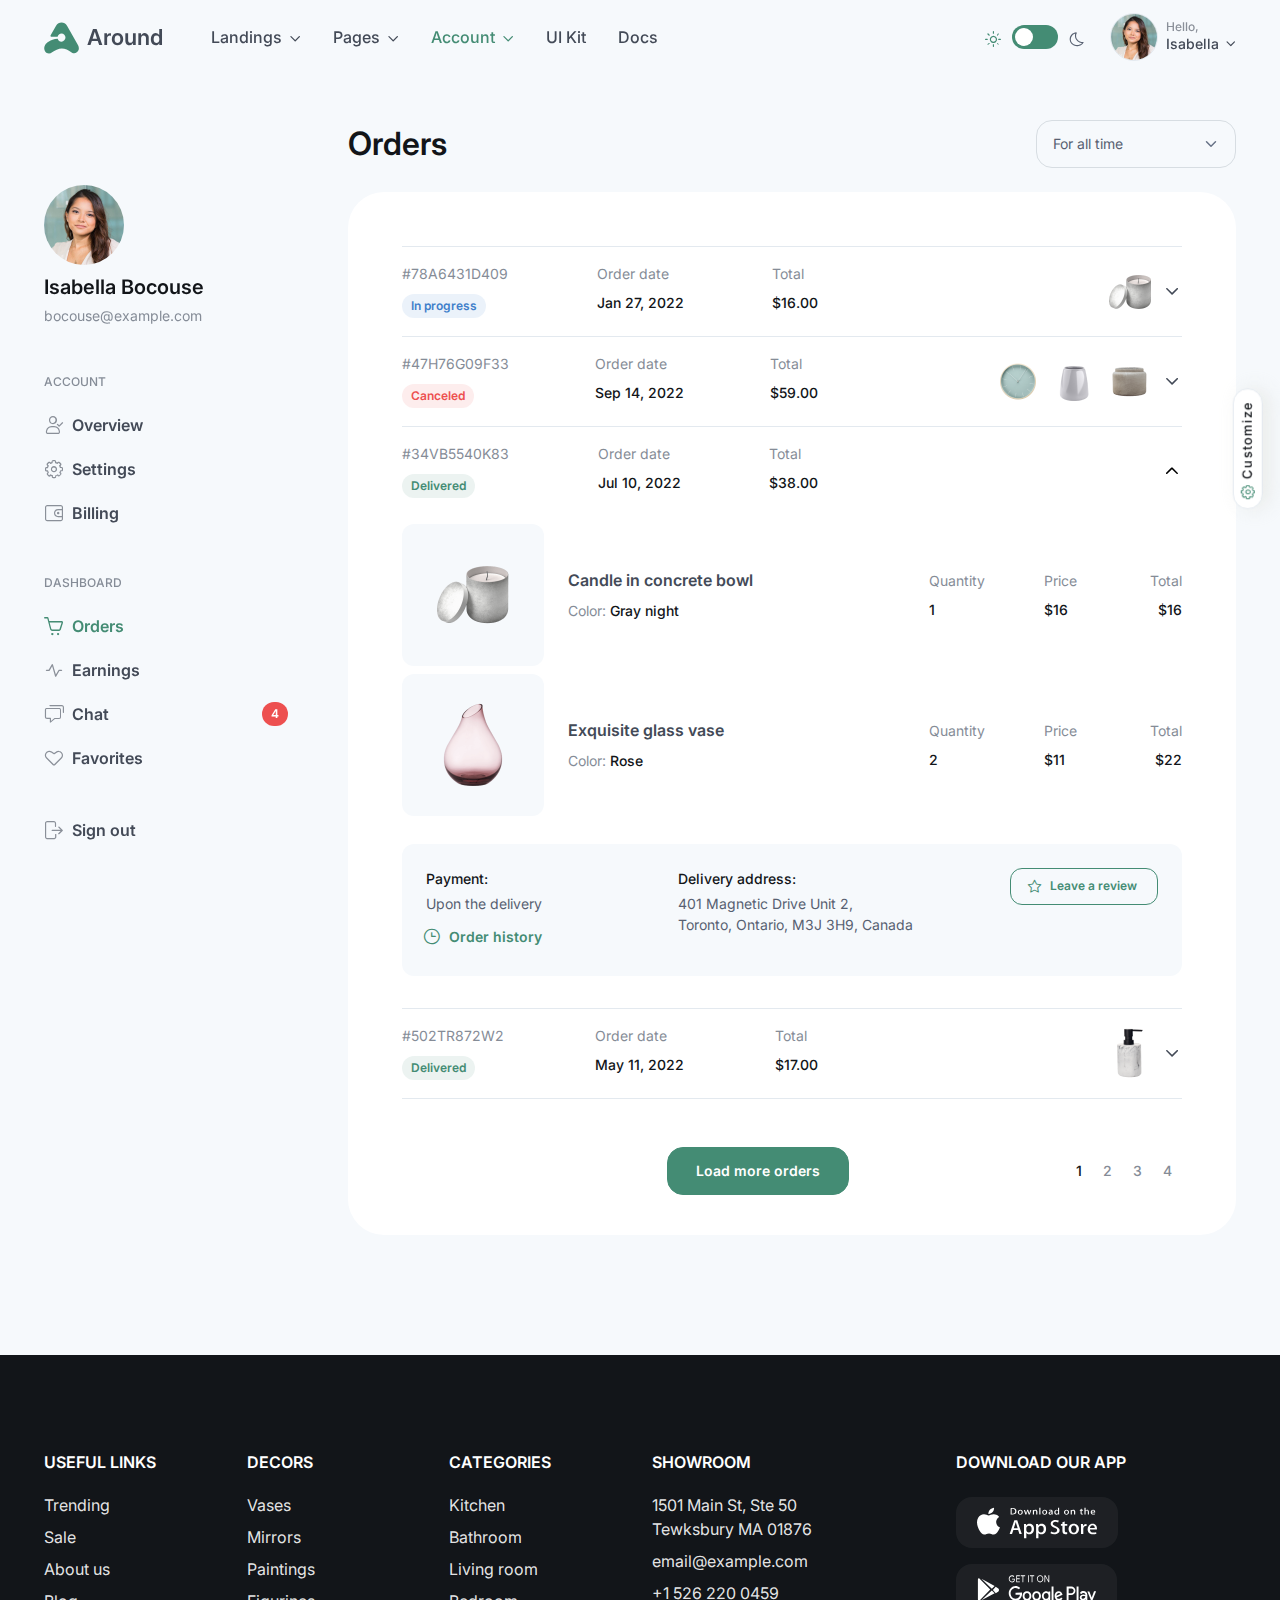
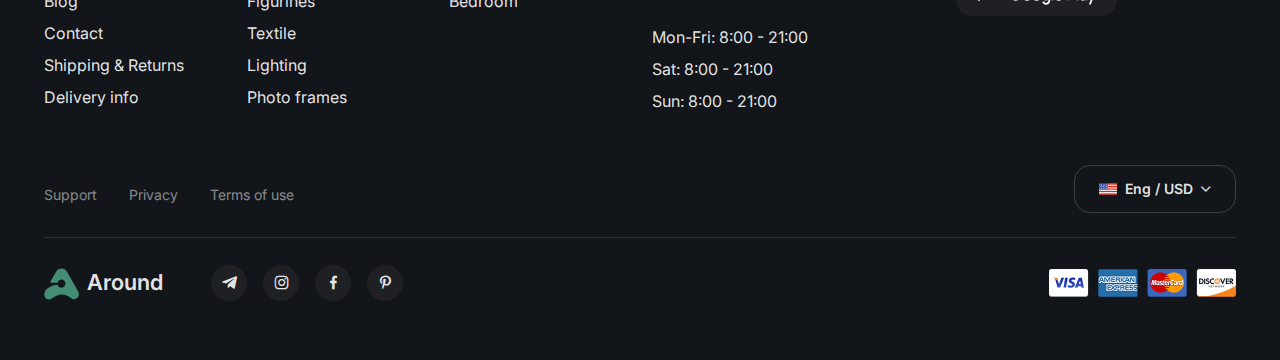
<file: account-orders.html>
<!DOCTYPE html>
<html lang="en">
  <head>
    <meta charset="utf-8">
    <title>Around | Account - Orders</title>
    <!-- SEO Meta Tags-->
    <meta name="description" content="Around - Multipurpose Bootstrap HTML Template">
    <meta name="keywords" content="bootstrap, business, corporate, coworking space, services, creative agency, dashboard, e-commerce, mobile app showcase, saas, multipurpose, product landing, shop, software, ui kit, web studio, landing, dark mode, html5, css3, javascript, gallery, slider, touch, creative">
    <meta name="author" content="Createx Studio">
    <!-- Viewport-->
    <meta name="viewport" content="width=device-width, initial-scale=1">
    <!-- Favicon and Touch Icons-->
    <link rel="apple-touch-icon" sizes="180x180" href="assets/favicon/apple-touch-icon.png">
    <link rel="icon" type="image/png" sizes="32x32" href="assets/favicon/favicon-32x32.png">
    <link rel="icon" type="image/png" sizes="16x16" href="assets/favicon/favicon-16x16.png">
    <link rel="manifest" href="assets/favicon/site.webmanifest">
    <link rel="mask-icon" color="#6366f1" href="assets/favicon/safari-pinned-tab.svg">
    <meta name="msapplication-TileColor" content="#080032">
    <meta name="msapplication-config" content="assets/favicon/browserconfig.xml">
    <meta name="theme-color" content="white">
    <!-- Theme mode-->
    <script>
      let mode = window.localStorage.getItem('mode'),
          root = document.getElementsByTagName('html')[0];
      if (mode !== undefined && mode === 'dark') {
        root.classList.add('dark-mode');
      } else {
        root.classList.remove('dark-mode');
      }
      
      
    </script>
    <!-- Page loading styles-->
    <style>.page-loading {
        position: fixed;
        top: 0;
        right: 0;
        bottom: 0;
        left: 0;
        width: 100%;
        height: 100%;
        -webkit-transition: all .4s .2s ease-in-out;
        transition: all .4s .2s ease-in-out;
        background-color: #fff;
        opacity: 0;
        visibility: hidden;
        z-index: 9999;
      }
      .dark-mode .page-loading {
        background-color: #121519;
      }
      .page-loading.active {
        opacity: 1;
        visibility: visible;
      }
      .page-loading-inner {
        position: absolute;
        top: 50%;
        left: 0;
        width: 100%;
        text-align: center;
        -webkit-transform: translateY(-50%);
        transform: translateY(-50%);
        -webkit-transition: opacity .2s ease-in-out;
        transition: opacity .2s ease-in-out;
        opacity: 0;
      }
      .page-loading.active > .page-loading-inner {
        opacity: 1;
      }
      .page-loading-inner > span {
        display: block;
        font-family: 'Inter', sans-serif;
        font-size: 1rem;
        font-weight: normal;
        color: #6f788b;
      }
      .dark-mode .page-loading-inner > span {
        color: #fff;
        opacity: .6;
      }
      .page-spinner {
        display: inline-block;
        width: 2.75rem;
        height: 2.75rem;
        margin-bottom: .75rem;
        vertical-align: text-bottom;
        background-color: #d7dde2; 
        border-radius: 50%;
        opacity: 0;
        -webkit-animation: spinner .75s linear infinite;
        animation: spinner .75s linear infinite;
      }
      .dark-mode .page-spinner {
        background-color: rgba(255,255,255,.25);
      }
      @-webkit-keyframes spinner {
        0% {
          -webkit-transform: scale(0);
          transform: scale(0);
        }
        50% {
          opacity: 1;
          -webkit-transform: none;
          transform: none;
        }
      }
      @keyframes spinner {
        0% {
          -webkit-transform: scale(0);
          transform: scale(0);
        }
        50% {
          opacity: 1;
          -webkit-transform: none;
          transform: none;
        }
      }
      
    </style>
    <!-- Page loading scripts-->
    <script>
      (function () {
        window.onload = function () {
          const preloader = document.querySelector('.page-loading');
          preloader.classList.remove('active');
          setTimeout(function () {
            preloader.remove();
          }, 1500);
        };
      })();
      
    </script>
    <!-- Import Google Font-->
    <link rel="preconnect" href="https://fonts.googleapis.com">
    <link rel="preconnect" href="https://fonts.gstatic.com" crossorigin>
    <link href="https://fonts.googleapis.com/css2?family=Inter:wght@400;500;600;700;800&amp;display=swap" rel="stylesheet" id="google-font">
    <!-- Vendor styles-->
    <!-- Main Theme Styles + Bootstrap-->
    <link rel="stylesheet" media="screen" href="assets/css/theme.min.css">
    <!-- Customizer generated styles-->
    <style id="customizer-styles"></style>
    <!-- Google Tag Manager-->
    <script>
      (function(w,d,s,l,i){w[l]=w[l]||[];w[l].push({'gtm.start':
      new Date().getTime(),event:'gtm.js'});var f=d.getElementsByTagName(s)[0],
      j=d.createElement(s),dl=l!='dataLayer'?'&l='+l:'';j.async=true;j.src=
      'https://www.googletagmanager.com/gtm.js?id='+i+dl;f.parentNode.insertBefore(j,f);
      })(window,document,'script','dataLayer','GTM-WKV3GT5');
    </script>
  </head>
  <!-- Body-->
  <body class="bg-secondary">
    <!-- Google Tag Manager (noscript)-->
    <noscript>
      <iframe src="https://www.googletagmanager.com/ns.html?id=GTM-WKV3GT5" height="0" width="0" style="display: none; visibility: hidden;"></iframe>
    </noscript>
    <!-- Page loading spinner-->
    <div class="page-loading active">
      <div class="page-loading-inner">
        <div class="page-spinner"></div><span>Loading...</span>
      </div>
    </div>
    <!-- Customizer modal-->
    <div class="modal fade" id="customizer-modal" tabindex="-1" role="dialog">
      <div class="modal-dialog modal-lg modal-dialog-scrollable" role="document">
        <div class="modal-content">
          <div class="modal-header">
            <h4 class="modal-title">Your custom styles</h4>
            <button class="btn-close" type="button" data-bs-dismiss="modal" aria-label="Close"></button>
          </div>
          <div class="modal-body py-4">
            <p class="mb-3">Grab the generated styles below. Wrap them inside <code>&lt;style&gt;</code> tag and put in the <code>&lt;head&gt;</code> section of your HTML document.</p>
            <p class="mb-4"><span class='fw-medium'>IMPORTANT:</span> In order for these styles to take effect you have to placed them below:<br><code>&lt;link rel=&quot;stylesheet&quot; media=&quot;screen&quot; href=&quot;assets/css/theme.min.css&quot;&gt;</code></p>
            <div class="bg-secondary overflow-hidden rounded-4">
              <pre class="text-wrap bg-transparent border-0 text-dark p-4" id="custom-generated-styles"></pre>
            </div>
          </div>
          <div class="modal-footer">
            <button class="btn btn-secondary w-100 w-sm-auto mb-3 mb-sm-0" type="button" data-bs-dismiss="modal">Close</button>
            <button class="btn btn-primary w-100 w-sm-auto ms-sm-3" type="button" id="copy-styles-btn"><i class="ai-copy me-2 ms-n1"></i>Copy styles</button>
          </div>
        </div>
      </div>
    </div>
    <!-- Customizer toggler--><a class="position-fixed top-50 bg-light text-dark fw-medium border rounded-pill shadow text-decoration-none" href="#customizer" data-bs-toggle="offcanvas" style="right: -1.75rem; margin-top: -1rem; padding: .25rem .75rem; transform: rotate(-90deg); font-size: calc(var(--ar-body-font-size) * .8125); letter-spacing: .075rem; z-index: 1030;"><i class="ai-settings text-primary fs-base me-1 ms-n1"></i>Customize</a>
    <!-- Customizer offcanvas-->
    <div class="offcanvas offcanvas-end" id="customizer" data-bs-scroll="true" data-bs-backdrop="false" tabindex="-1">
      <div class="offcanvas-header border-bottom">
        <h4 class="offcanvas-title">Customize theme</h4>
        <button class="btn-close" type="button" data-bs-dismiss="offcanvas"></button>
      </div>
      <div class="offcanvas-body">
        <div class="d-flex align-items-center mb-3"><i class="ai-paint-roll text-muted fs-4 me-2"></i>
          <h5 class="mb-0">Colors</h5>
        </div>
        <div class="row row-cols-3 g-3 mb-5" id="theme-colors">
          <div class="col">
            <div class="text-dark fs-sm fw-medium mb-2">Primary</div>
            <div class="color-swatch" id="theme-primary" data-color-labels="[&quot;theme-primary&quot;, &quot;primary&quot;, &quot;primary-rgb&quot;]">
              <label class="ratio ratio-4x3 border rounded-1 cursor-pointer mb-1" for="primary" style="background-color: #448c74;" role="button"></label>
              <input class="form-control form-control-sm" type="text" value="#448c74">
              <input class="visually-hidden" type="color" id="primary" value="#448c74">
            </div>
          </div>
          <div class="col">
            <div class="text-dark fs-sm fw-medium mb-2">Warning</div>
            <div class="color-swatch" id="theme-warning" data-color-labels="[&quot;theme-warning&quot;, &quot;warning&quot;, &quot;warning-rgb&quot;]">
              <label class="ratio ratio-4x3 border rounded-1 cursor-pointer mb-1" for="warning" style="background-color: #edcb50;" role="button"></label>
              <input class="form-control form-control-sm" type="text" value="#edcb50">
              <input class="visually-hidden" type="color" id="warning" value="#edcb50">
            </div>
          </div>
          <div class="col">
            <div class="text-dark fs-sm fw-medium mb-2">Info</div>
            <div class="color-swatch" id="theme-info" data-color-labels="[&quot;theme-info&quot;, &quot;info&quot;, &quot;info-rgb&quot;]">
              <label class="ratio ratio-4x3 border rounded-1 cursor-pointer mb-1" for="info" style="background-color: #3f7fca;" role="button"></label>
              <input class="form-control form-control-sm" type="text" value="#3f7fca">
              <input class="visually-hidden" type="color" id="info" value="#3f7fca">
            </div>
          </div>
          <div class="col">
            <div class="text-dark fs-sm fw-medium pt-1 mb-2">Success</div>
            <div class="color-swatch" id="theme-success" data-color-labels="[&quot;theme-success&quot;, &quot;success&quot;, &quot;success-rgb&quot;]">
              <label class="ratio ratio-4x3 border rounded-1 cursor-pointer mb-1" for="success" style="background-color: #3fca90;" role="button"></label>
              <input class="form-control form-control-sm" type="text" value="#3fca90">
              <input class="visually-hidden" type="color" id="success" value="#3fca90">
            </div>
          </div>
          <div class="col">
            <div class="text-dark fs-sm fw-medium pt-1 mb-2">Danger</div>
            <div class="color-swatch" id="theme-danger" data-color-labels="[&quot;theme-danger&quot;, &quot;danger&quot;, &quot;danger-rgb&quot;]">
              <label class="ratio ratio-4x3 border rounded-1 cursor-pointer mb-1" for="danger" style="background-color: #ed5050;" role="button"></label>
              <input class="form-control form-control-sm" type="text" value="#ed5050">
              <input class="visually-hidden" type="color" id="danger" value="#ed5050">
            </div>
          </div>
        </div>
        <div class="d-flex align-items-center mb-3"><i class="ai-align-left text-muted fs-4 me-2"></i>
          <h5 class="mb-0">Typography <span class="text-muted fs-sm fw-normal">(1rem = 16px)</span></h5>
        </div>
        <div class="mb-5">
          <div class="mb-3">
            <label class="text-dark fs-sm fw-medium pt-1 mb-2" for="font-url">Google font URL</label>
            <input class="form-control" type="url" value="https://fonts.googleapis.com/css2?family=Inter:wght@400;500;600;700&amp;display=swap" id="font-url">
          </div>
          <div class="mb-3">
            <label class="text-dark fs-sm fw-medium pt-1 mb-2" for="body-font-family">Font family</label>
            <input class="form-control" type="text" value="'Inter', sans-serif" id="body-font-family">
          </div>
          <div class="row row-cols-2">
            <div class="col mb-3">
              <label class="d-flex w-100 text-dark fs-sm fw-medium pt-1 mb-2" for="root-font-size">Root font size, rem</label>
              <select class="form-select" id="root-font-size">
                <option value=".75rem">.75</option>
                <option value=".875rem">.875</option>
                <option value="1rem" selected>1</option>
                <option value="1.05rem">1.05</option>
                <option value="1.1rem">1.1</option>
                <option value="1.15rem">1.15</option>
                <option value="1.25rem">1.25</option>
                <option value="1.375rem">1.375</option>
              </select>
            </div>
            <div class="col mb-3">
              <label class="d-flex w-100 text-dark fs-sm fw-medium pt-1 mb-2" for="body-font-size">Body font size, rem</label>
              <select class="form-select" id="body-font-size">
                <option value=".75rem">.75</option>
                <option value=".875rem">.875</option>
                <option value="1rem" selected>1</option>
                <option value="1.15rem">1.15</option>
                <option value="1.25rem">1.25</option>
                <option value="1.375rem">1.375</option>
              </select>
            </div>
          </div>
        </div>
        <div class="d-flex align-items-center mt-n2 mb-3"><i class="ai-maximize text-muted fs-5 me-2"></i>
          <h5 class="mb-0">Borders / Rounding</h5>
        </div>
        <div class="mb-3">
          <label class="d-flex w-100 text-dark fs-sm fw-medium pt-1 mb-2" for="border-width">Border width, px</label>
          <input class="form-control" type="number" min="0" step="1" value="1" id="border-width">
        </div>
        <div class="mb-3">
          <label class="d-flex w-100 text-dark fs-sm fw-medium pt-1 mb-2" for="border-radius">Rounded base, rem</label>
          <input class="form-control" type="number" min="0" step=".05" value="1" id="border-radius">
        </div>
        <div id="theme-border-radiuses">
          <div class="mb-3">
            <label class="d-flex w-100 text-dark fs-sm fw-medium pt-1 mb-2" for="border-radius-sm">
              Rounded SM<span class='text-muted fw-normal ms-1'> = Rounded base multiplied by</span></label>
            <input class="form-control" type="number" min="0" step=".05" value=".75" id="border-radius-sm">
          </div>
          <div class="mb-3">
            <label class="d-flex w-100 text-dark fs-sm fw-medium pt-1 mb-2" for="border-radius-lg">
              Rounded LG<span class='text-muted fw-normal ms-1'> = Rounded base multiplied by</span></label>
            <input class="form-control" type="number" min="0" step=".05" value="1.125" id="border-radius-lg">
          </div>
          <div class="mb-3">
            <label class="d-flex w-100 text-dark fs-sm fw-medium pt-1 mb-2" for="border-radius-xl">
              Rounded XL<span class='text-muted fw-normal ms-1'> = Rounded base multiplied by</span></label>
            <input class="form-control" type="number" min="0" step=".05" value="1.5" id="border-radius-xl">
          </div>
          <div class="mb-3">
            <label class="d-flex w-100 text-dark fs-sm fw-medium pt-1 mb-2" for="border-radius-2xl">
              Rounded 2XL<span class='text-muted fw-normal ms-1'> = Rounded base multiplied by</span></label>
            <input class="form-control" type="number" min="0" step=".05" value="2.25" id="border-radius-2xl">
          </div>
        </div>
      </div>
      <div class="offcanvas-header border-top d-none" id="customizer-btns">
        <button class="btn btn-secondary w-100 me-3" type="button" id="customizer-reset-btn"><i class="ai-undo fs-lg me-2 ms-n1"></i>Reset</button>
        <button class="btn btn-primary w-100" type="button" data-bs-toggle="modal" data-bs-target="#customizer-modal"><i class="ai-code-curly fs-lg me-2 ms-n1"></i>Show styles</button>
      </div>
    </div>
    <!-- Page wrapper-->
    <main class="page-wrapper">
      <!-- Navbar. Remove 'fixed-top' class to make the navigation bar scrollable with the page-->
      <header class="navbar navbar-expand-lg fixed-top">
        <div class="container"><a class="navbar-brand pe-sm-3" href="index.html"><span class="text-primary flex-shrink-0 me-2">
              <svg version="1.1" width="35" height="32" viewBox="0 0 36 33" xmlns="http://www.w3.org/2000/svg">
                <path fill="currentColor" d="M35.6,29c-1.1,3.4-5.4,4.4-7.9,1.9c-2.3-2.2-6.1-3.7-9.4-3.7c-3.1,0-7.5,1.8-10,4.1c-2.2,2-5.8,1.5-7.3-1.1c-1-1.8-1.2-4.1,0-6.2l0.6-1.1l0,0c0.6-0.7,4.4-5.2,12.5-5.7c0.5,1.8,2,3.1,3.9,3.1c2.2,0,4.1-1.9,4.1-4.2s-1.8-4.2-4.1-4.2c-2,0-3.6,1.4-4,3.3H7.7c-0.8,0-1.3-0.9-0.9-1.6l5.6-9.8c2.5-4.5,8.8-4.5,11.3,0L35.1,24C36,25.7,36.1,27.5,35.6,29z"></path>
              </svg></span>Around</a>
          <div class="form-check form-switch mode-switch order-lg-2 me-3 me-lg-4 ms-auto" data-bs-toggle="mode">
            <input class="form-check-input" type="checkbox" id="theme-mode">
            <label class="form-check-label" for="theme-mode"><i class="ai-sun fs-lg"></i></label>
            <label class="form-check-label" for="theme-mode"><i class="ai-moon fs-lg"></i></label>
          </div>
          <!-- User signed in state. Account dropdown on screens > 576px-->
          <div class="dropdown nav d-none d-sm-block order-lg-3"><a class="nav-link d-flex align-items-center p-0" href="#" data-bs-toggle="dropdown" aria-expanded="false"><img class="border rounded-circle" src="assets/img/avatar/01.jpg" width="48" alt="Isabella Bocouse">
              <div class="ps-2">
                <div class="fs-xs lh-1 opacity-60">Hello,</div>
                <div class="fs-sm dropdown-toggle">Isabella</div>
              </div></a>
            <div class="dropdown-menu dropdown-menu-end my-1">
              <h6 class="dropdown-header fs-xs fw-medium text-muted text-uppercase pb-1">Account</h6><a class="dropdown-item" href="account-overview.html"><i class="ai-user-check fs-lg opacity-70 me-2"></i>Overview</a><a class="dropdown-item" href="account-settings.html"><i class="ai-settings fs-lg opacity-70 me-2"></i>Settings</a><a class="dropdown-item" href="account-billing.html"><i class="ai-wallet fs-base opacity-70 me-2 mt-n1"></i>Billing</a>
              <div class="dropdown-divider"></div>
              <h6 class="dropdown-header fs-xs fw-medium text-muted text-uppercase pb-1">Dashboard</h6><a class="dropdown-item" href="account-orders.html"><i class="ai-cart fs-lg opacity-70 me-2"></i>Orders</a><a class="dropdown-item" href="account-earnings.html"><i class="ai-activity fs-lg opacity-70 me-2"></i>Earnings</a><a class="dropdown-item d-flex align-items-center" href="account-chat.html"><i class="ai-messages fs-lg opacity-70 me-2"></i>Chat<span class="badge bg-danger ms-auto">4</span></a><a class="dropdown-item" href="account-favorites.html"><i class="ai-heart fs-lg opacity-70 me-2"></i>Favorites</a>
              <div class="dropdown-divider"></div><a class="dropdown-item" href="account-signin.html"><i class="ai-logout fs-lg opacity-70 me-2"></i>Sign out</a>
            </div>
          </div>
          <button class="navbar-toggler ms-sm-3" type="button" data-bs-toggle="collapse" data-bs-target="#navbarNav"><span class="navbar-toggler-icon"></span></button>
          <nav class="collapse navbar-collapse" id="navbarNav">
            <ul class="navbar-nav navbar-nav-scroll me-auto" style="--ar-scroll-height: 520px;">
              <li class="nav-item dropdown"><a class="nav-link dropdown-toggle" href="#" data-bs-toggle="dropdown" aria-expanded="false">Landings</a>
                <div class="dropdown-menu overflow-hidden p-0">
                  <div class="d-lg-flex">
                    <div class="mega-dropdown-column pt-1 pt-lg-3 pb-lg-4">
                      <ul class="list-unstyled mb-0">
                        <li><a class="dropdown-item" href="index.html">Template Intro Page</a><span class="mega-dropdown-column position-absolute top-0 end-0 h-100 bg-size-cover bg-repeat-0 rounded-3 rounded-start-0" style="background-image: url(assets/img/megamenu/landings.jpg);"></span></li>
                        <li><a class="dropdown-item" href="landing-mobile-app-showcase.html">Mobile App Showcase</a><span class="mega-dropdown-column position-absolute top-0 end-0 h-100 bg-size-cover bg-repeat-0 zindex-2 opacity-0" style="background-image: url(assets/img/megamenu/mobile-app.jpg);"></span></li>
                        <li><a class="dropdown-item" href="landing-product.html">Product Landing</a><span class="mega-dropdown-column position-absolute top-0 end-0 h-100 bg-size-cover bg-repeat-0 zindex-2 opacity-0" style="background-image: url(assets/img/megamenu/product-landing.jpg);"></span></li>
                        <li><a class="dropdown-item" href="landing-saas-v1.html">SaaS v.1</a><span class="mega-dropdown-column position-absolute top-0 end-0 h-100 bg-size-cover bg-repeat-0 zindex-2 opacity-0" style="background-image: url(assets/img/megamenu/saas-1.jpg);"></span></li>
                        <li><a class="dropdown-item" href="landing-saas-v2.html">SaaS v.2</a><span class="mega-dropdown-column position-absolute top-0 end-0 h-100 bg-size-cover bg-repeat-0 zindex-2 opacity-0" style="background-image: url(assets/img/megamenu/saas-2.jpg);"></span></li>
                        <li><a class="dropdown-item" href="landing-saas-v3.html">SaaS v.3<span class="text-danger fs-xs ms-2">New</span></a><span class="mega-dropdown-column position-absolute top-0 end-0 h-100 bg-size-cover bg-repeat-0 zindex-2 opacity-0" style="background-image: url(assets/img/megamenu/saas-3.jpg);"></span></li>
                        <li><a class="dropdown-item" href="landing-shop.html">Shop Homepage</a><span class="mega-dropdown-column position-absolute top-0 end-0 h-100 bg-size-cover bg-repeat-0 zindex-2 opacity-0" style="background-image: url(assets/img/megamenu/shop-homepage.jpg);"></span></li>
                        <li><a class="dropdown-item" href="landing-marketing-agency.html">Marketing Agency</a><span class="mega-dropdown-column position-absolute top-0 end-0 h-100 bg-size-cover bg-repeat-0 zindex-2 opacity-0" style="background-image: url(assets/img/megamenu/marketing-agency.jpg);"></span></li>
                        <li><a class="dropdown-item" href="landing-creative-agency.html">Creative Agency</a><span class="mega-dropdown-column position-absolute top-0 end-0 h-100 bg-size-cover bg-repeat-0 zindex-2 opacity-0" style="background-image: url(assets/img/megamenu/creative-agency.jpg);"></span></li>
                        <li><a class="dropdown-item" href="landing-conference.html">Conference (Event)<span class="text-danger fs-xs ms-2">New</span></a><span class="mega-dropdown-column position-absolute top-0 end-0 h-100 bg-size-cover bg-repeat-0 zindex-2 opacity-0" style="background-image: url(assets/img/megamenu/conference.jpg);"></span></li>
                      </ul>
                    </div>
                    <div class="mega-dropdown-column pb-2 pt-lg-3 pb-lg-4">
                      <ul class="list-unstyled mb-0">
                        <li><a class="dropdown-item" href="landing-web-studio.html">Web Studio</a><span class="mega-dropdown-column position-absolute top-0 end-0 h-100 bg-size-cover bg-repeat-0 zindex-2 opacity-0" style="background-image: url(assets/img/megamenu/web-studio.jpg);"></span></li>
                        <li><a class="dropdown-item" href="landing-corporate.html">Corporate</a><span class="mega-dropdown-column position-absolute top-0 end-0 h-100 bg-size-cover bg-repeat-0 zindex-2 opacity-0" style="background-image: url(assets/img/megamenu/corporate.jpg);"></span></li>
                        <li><a class="dropdown-item" href="landing-business-consulting.html">Business Consulting</a><span class="mega-dropdown-column position-absolute top-0 end-0 h-100 bg-size-cover bg-repeat-0 zindex-2 opacity-0" style="background-image: url(assets/img/megamenu/business-consulting.jpg);"></span></li>
                        <li><a class="dropdown-item" href="landing-coworking-space.html">Coworking Space</a><span class="mega-dropdown-column position-absolute top-0 end-0 h-100 bg-size-cover bg-repeat-0 zindex-2 opacity-0" style="background-image: url(assets/img/megamenu/coworking.jpg);"></span></li>
                        <li><a class="dropdown-item" href="landing-yoga-studio.html">Yoga Studio</a><span class="mega-dropdown-column position-absolute top-0 end-0 h-100 bg-size-cover bg-repeat-0 zindex-2 opacity-0" style="background-image: url(assets/img/megamenu/yoga-studio.jpg);"></span></li>
                        <li><a class="dropdown-item" href="landing-influencer.html">Influencer<span class="text-danger fs-xs ms-2">New</span></a><span class="mega-dropdown-column position-absolute top-0 end-0 h-100 bg-size-cover bg-repeat-0 zindex-2 opacity-0" style="background-image: url(assets/img/megamenu/influencer.jpg);"></span></li>
                        <li><a class="dropdown-item" href="landing-blog.html">Blog Homepage</a><span class="mega-dropdown-column position-absolute top-0 end-0 h-100 bg-size-cover bg-repeat-0 zindex-2 opacity-0" style="background-image: url(assets/img/megamenu/blog-homepage.jpg);"></span></li>
                      </ul>
                    </div>
                    <div class="mega-dropdown-column position-relative border-start zindex-3"></div>
                  </div>
                </div>
              </li>
              <li class="nav-item dropdown"><a class="nav-link dropdown-toggle" href="#" data-bs-toggle="dropdown" data-bs-auto-close="outside" aria-expanded="false">Pages</a>
                <ul class="dropdown-menu">
                  <li class="dropdown"><a class="dropdown-item dropdown-toggle" href="#" data-bs-toggle="dropdown" aria-expanded="false">Portfolio</a>
                    <ul class="dropdown-menu">
                      <li><a class="dropdown-item" href="portfolio-list-v1.html">List View v.1</a></li>
                      <li><a class="dropdown-item" href="portfolio-list-v2.html">List View v.2</a></li>
                      <li><a class="dropdown-item" href="portfolio-grid-v1.html">Grid View v.1</a></li>
                      <li><a class="dropdown-item" href="portfolio-grid-v2.html">Grid View v.2</a></li>
                      <li><a class="dropdown-item" href="portfolio-slider.html">Slider View</a></li>
                      <li><a class="dropdown-item" href="portfolio-single-v1.html">Single Project v.1</a></li>
                      <li><a class="dropdown-item" href="portfolio-single-v2.html">Single Project v.2</a></li>
                    </ul>
                  </li>
                  <li class="dropdown"><a class="dropdown-item dropdown-toggle" href="#" data-bs-toggle="dropdown" aria-expanded="false">Shop</a>
                    <ul class="dropdown-menu">
                      <li><a class="dropdown-item" href="shop-catalog.html">Catalog (Listing)</a></li>
                      <li><a class="dropdown-item" href="shop-single.html">Product Page</a></li>
                      <li><a class="dropdown-item" href="shop-checkout.html">Checkout</a></li>
                    </ul>
                  </li>
                  <li class="dropdown"><a class="dropdown-item dropdown-toggle" href="#" data-bs-toggle="dropdown" aria-expanded="false">Blog</a>
                    <ul class="dropdown-menu">
                      <li><a class="dropdown-item" href="blog-grid-sidebar.html">Grid View with Sidebar</a></li>
                      <li><a class="dropdown-item" href="blog-grid.html">Grid View no Sidebar</a></li>
                      <li><a class="dropdown-item" href="blog-list-sidebar.html">List View with Sidebar</a></li>
                      <li><a class="dropdown-item" href="blog-list.html">List View no Sidebar</a></li>
                      <li><a class="dropdown-item" href="blog-single-v1.html">Single post v.1</a></li>
                      <li><a class="dropdown-item" href="blog-single-v2.html">Single post v.2</a></li>
                      <li><a class="dropdown-item" href="blog-single-v3.html">Single post v.3</a></li>
                    </ul>
                  </li>
                  <li class="dropdown"><a class="dropdown-item dropdown-toggle" href="#" data-bs-toggle="dropdown" aria-expanded="false">About</a>
                    <ul class="dropdown-menu">
                      <li><a class="dropdown-item" href="about-agency.html">About - Agency</a></li>
                      <li><a class="dropdown-item" href="about-product.html">About - Product</a></li>
                    </ul>
                  </li>
                  <li class="dropdown"><a class="dropdown-item dropdown-toggle" href="#" data-bs-toggle="dropdown" aria-expanded="false">Services</a>
                    <ul class="dropdown-menu">
                      <li><a class="dropdown-item" href="services-v1.html">Services v.1</a></li>
                      <li><a class="dropdown-item" href="services-v2.html">Services v.2</a></li>
                      <li><a class="dropdown-item" href="services-v3.html">Services v.3</a></li>
                    </ul>
                  </li>
                  <li><a class="dropdown-item" href="pricing.html">Pricing</a></li>
                  <li class="dropdown"><a class="dropdown-item dropdown-toggle" href="#" data-bs-toggle="dropdown" aria-expanded="false">Contacts</a>
                    <ul class="dropdown-menu">
                      <li><a class="dropdown-item" href="contacts-v1.html">Contacts v.1</a></li>
                      <li><a class="dropdown-item" href="contacts-v2.html">Contacts v.2</a></li>
                      <li><a class="dropdown-item" href="contacts-v3.html">Contacts v.3</a></li>
                    </ul>
                  </li>
                  <li class="dropdown"><a class="dropdown-item dropdown-toggle" href="#" data-bs-toggle="dropdown" aria-expanded="false">Specialty Pages</a>
                    <ul class="dropdown-menu">
                      <li><a class="dropdown-item" href="404-v1.html">404 Error v.1</a></li>
                      <li><a class="dropdown-item" href="404-v2.html">404 Error v.2</a></li>
                      <li><a class="dropdown-item" href="404-v3.html">404 Error v.3</a></li>
                    </ul>
                  </li>
                </ul>
              </li>
              <li class="nav-item dropdown"><a class="nav-link dropdown-toggle active" href="#" data-bs-toggle="dropdown" data-bs-auto-close="outside" aria-expanded="false">Account</a>
                <ul class="dropdown-menu">
                  <li class="dropdown"><a class="dropdown-item dropdown-toggle" href="#" data-bs-toggle="dropdown" aria-expanded="false">Auth pages</a>
                    <ul class="dropdown-menu">
                      <li><a class="dropdown-item" href="account-signin.html">Sign In</a></li>
                      <li><a class="dropdown-item" href="account-signup.html">Sign Up</a></li>
                      <li><a class="dropdown-item" href="account-signinup.html">Sign In / Up</a></li>
                      <li><a class="dropdown-item" href="account-password-recovery.html">Password Recovery</a></li>
                    </ul>
                  </li>
                  <li><a class="dropdown-item" href="account-overview.html">Overview</a></li>
                  <li><a class="dropdown-item" href="account-settings.html">Settings</a></li>
                  <li><a class="dropdown-item" href="account-billing.html">Billing</a></li>
                  <li><a class="dropdown-item" href="account-orders.html">Orders</a></li>
                  <li><a class="dropdown-item" href="account-earnings.html">Earnings</a></li>
                  <li><a class="dropdown-item" href="account-chat.html">Chat (Messages)</a></li>
                  <li><a class="dropdown-item" href="account-favorites.html">Favorites (Wishlist)</a></li>
                </ul>
              </li>
              <li class="nav-item"><a class="nav-link" href="components/typography.html">UI Kit</a></li>
              <li class="nav-item"><a class="nav-link" href="docs/getting-started.html">Docs</a></li>
              <!-- User signed in state. Account dropdown on screens > 576px-->
              <li class="nav-item dropdown d-sm-none border-top mt-2 pt-2"><a class="nav-link" href="#" data-bs-toggle="dropdown" aria-expanded="false"><img class="border rounded-circle" src="assets/img/avatar/01.jpg" width="48" alt="Isabella Bocouse">
                  <div class="ps-2">
                    <div class="fs-xs lh-1 opacity-60">Hello,</div>
                    <div class="fs-sm dropdown-toggle">Isabella</div>
                  </div></a>
                <div class="dropdown-menu">
                  <h6 class="dropdown-header fs-xs fw-medium text-muted text-uppercase pb-1">Account</h6><a class="dropdown-item" href="account-overview.html"><i class="ai-user-check fs-lg opacity-70 me-2"></i>Overview</a><a class="dropdown-item" href="account-settings.html"><i class="ai-settings fs-lg opacity-70 me-2"></i>Settings</a><a class="dropdown-item" href="account-billing.html"><i class="ai-wallet fs-base opacity-70 me-2 mt-n1"></i>Billing</a>
                  <h6 class="dropdown-header fs-xs fw-medium text-muted text-uppercase pt-3 pb-1">Dashboard</h6><a class="dropdown-item" href="account-orders.html"><i class="ai-cart fs-lg opacity-70 me-2"></i>Orders</a><a class="dropdown-item" href="account-earnings.html"><i class="ai-activity fs-lg opacity-70 me-2"></i>Earnings</a><a class="dropdown-item d-flex align-items-center" href="account-chat.html"><i class="ai-messages fs-lg opacity-70 me-2"></i>Chat<span class="badge bg-danger ms-3">4</span></a><a class="dropdown-item" href="account-favorites.html"><i class="ai-heart fs-lg opacity-70 me-2"></i>Favorites</a>
                  <div class="dropdown-divider"></div><a class="dropdown-item" href="account-signin.html"><i class="ai-logout fs-lg opacity-70 me-2"></i>Sign out</a>
                </div>
              </li>
            </ul>
          </nav>
        </div>
      </header>
      <!-- Page content-->
      <div class="container py-5 mt-4 mt-lg-5 mb-lg-4 my-xl-5">
        <div class="row pt-sm-2 pt-lg-0">
          <!-- Sidebar (offcanvas on sreens < 992px)-->
          <aside class="col-lg-3 pe-lg-4 pe-xl-5 mt-n3">
            <div class="position-lg-sticky top-0">
              <div class="d-none d-lg-block" style="padding-top: 105px;"></div>
              <div class="offcanvas-lg offcanvas-start" id="sidebarAccount">
                <button class="btn-close position-absolute top-0 end-0 mt-3 me-3 d-lg-none" type="button" data-bs-dismiss="offcanvas" data-bs-target="#sidebarAccount"></button>
                <div class="offcanvas-body">
                  <div class="pb-2 pb-lg-0 mb-4 mb-lg-5"><img class="d-block rounded-circle mb-2" src="assets/img/avatar/02.jpg" width="80" alt="Isabella Bocouse">
                    <h3 class="h5 mb-1">Isabella Bocouse</h3>
                    <p class="fs-sm text-muted mb-0">bocouse@example.com</p>
                  </div>
                  <nav class="nav flex-column pb-2 pb-lg-4 mb-3">
                    <h4 class="fs-xs fw-medium text-muted text-uppercase pb-1 mb-2">Account</h4><a class="nav-link fw-semibold py-2 px-0" href="account-overview.html"><i class="ai-user-check fs-5 opacity-60 me-2"></i>Overview</a><a class="nav-link fw-semibold py-2 px-0" href="account-settings.html"><i class="ai-settings fs-5 opacity-60 me-2"></i>Settings</a><a class="nav-link fw-semibold py-2 px-0" href="account-billing.html"><i class="ai-wallet fs-5 opacity-60 me-2"></i>Billing</a>
                  </nav>
                  <nav class="nav flex-column pb-2 pb-lg-4 mb-1">
                    <h4 class="fs-xs fw-medium text-muted text-uppercase pb-1 mb-2">Dashboard</h4><a class="nav-link fw-semibold py-2 px-0 active" href="account-orders.html"><i class="ai-cart fs-5 opacity-60 me-2"></i>Orders</a><a class="nav-link fw-semibold py-2 px-0" href="account-earnings.html"><i class="ai-activity fs-5 opacity-60 me-2"></i>Earnings</a><a class="nav-link fw-semibold py-2 px-0" href="account-chat.html"><i class="ai-messages fs-5 opacity-60 me-2"></i>Chat<span class="badge bg-danger ms-auto">4</span></a><a class="nav-link fw-semibold py-2 px-0" href="account-favorites.html"><i class="ai-heart fs-5 opacity-60 me-2"></i>Favorites</a>
                  </nav>
                  <nav class="nav flex-column"><a class="nav-link fw-semibold py-2 px-0" href="account-signin.html"><i class="ai-logout fs-5 opacity-60 me-2"></i>Sign out</a></nav>
                </div>
              </div>
            </div>
          </aside>
          <!-- Page content-->
          <div class="col-lg-9 pt-4 pb-2 pb-sm-4">
            <div class="d-flex align-items-center mb-4">
              <h1 class="h2 mb-0">Orders</h1>
              <select class="form-select ms-auto" style="max-width: 200px;">
                <option value="All tme">For all time</option>
                <option value="Last week">Last week</option>
                <option value="Last month">Last month</option>
                <option value="Last month">Last month</option>
                <option value="In progress">In progress</option>
                <option value="Canceled">Canceled</option>
                <option value="Delivered">Delivered</option>
              </select>
            </div>
            <div class="card border-0 py-1 p-md-2 p-xl-3 p-xxl-4">
              <div class="card-body pb-4">
                <!-- Orders accordion-->
                <div class="accordion accordion-alt accordion-orders" id="orders">
                  <!-- Order-->
                  <div class="accordion-item border-top mb-0">
                    <div class="accordion-header"><a class="accordion-button d-flex fs-4 fw-normal text-decoration-none py-3 collapsed" href="#orderOne" data-bs-toggle="collapse" aria-expanded="false" aria-controls="orderOne">
                        <div class="d-flex justify-content-between w-100" style="max-width: 440px;">
                          <div class="me-3 me-sm-4">
                            <div class="fs-sm text-muted">#78A6431D409</div><span class="badge bg-faded-info text-info fs-xs">In progress</span>
                          </div>
                          <div class="me-3 me-sm-4">
                            <div class="d-none d-sm-block fs-sm text-muted mb-2">Order date</div>
                            <div class="d-sm-none fs-sm text-muted mb-2">Date</div>
                            <div class="fs-sm fw-medium text-dark">Jan 27, 2022</div>
                          </div>
                          <div class="me-3 me-sm-4">
                            <div class="fs-sm text-muted mb-2">Total</div>
                            <div class="fs-sm fw-medium text-dark">$16.00</div>
                          </div>
                        </div>
                        <div class="accordion-button-img d-none d-sm-flex ms-auto">
                          <div class="mx-1"><img src="assets/img/account/orders/01.png" width="48" alt="Product"></div>
                        </div></a></div>
                    <div class="accordion-collapse collapse" id="orderOne" data-bs-parent="#orders">
                      <div class="accordion-body">
                        <div class="table-responsive pt-1">
                          <table class="table align-middle w-100" style="min-width: 450px;">
                            <tr>
                              <td class="border-0 py-1 px-0">
                                <div class="d-flex align-items-center"><a class="d-inline-block flex-shrink-0 bg-secondary rounded-1 p-md-2 p-lg-3" href="shop-single.html"><img src="assets/img/shop/cart/01.png" width="110" alt="Product"></a>
                                  <div class="ps-3 ps-sm-4">
                                    <h4 class="h6 mb-2"><a href="shop-single.html">Candle in concrete bowl</a></h4>
                                    <div class="text-muted fs-sm me-3">Color: <span class='text-dark fw-medium'>Gray night</span></div>
                                  </div>
                                </div>
                              </td>
                              <td class="border-0 py-1 pe-0 ps-3 ps-sm-4">
                                <div class="fs-sm text-muted mb-2">Quantity</div>
                                <div class="fs-sm fw-medium text-dark">1</div>
                              </td>
                              <td class="border-0 py-1 pe-0 ps-3 ps-sm-4">
                                <div class="fs-sm text-muted mb-2">Price</div>
                                <div class="fs-sm fw-medium text-dark">$16</div>
                              </td>
                              <td class="border-0 text-end py-1 pe-0 ps-3 ps-sm-4">
                                <div class="fs-sm text-muted mb-2">Total</div>
                                <div class="fs-sm fw-medium text-dark">$16</div>
                              </td>
                            </tr>
                          </table>
                        </div>
                        <div class="bg-secondary rounded-1 p-4 my-2">
                          <div class="row">
                            <div class="col-sm-5 col-md-3 col-lg-4 mb-3 mb-md-0">
                              <div class="fs-sm fw-medium text-dark mb-1">Payment:</div>
                              <div class="fs-sm">Upon the delivery</div><a class="btn btn-link py-1 px-0 mt-2" href="#"><i class="ai-time me-2 ms-n1"></i>Order history</a>
                            </div>
                            <div class="col-sm-7 col-md-5 mb-4 mb-md-0">
                              <div class="fs-sm fw-medium text-dark mb-1">Delivery address:</div>
                              <div class="fs-sm">401 Magnetic Drive Unit 2,<br>Toronto, Ontario, M3J 3H9, Canada</div>
                            </div>
                            <div class="col-md-4 col-lg-3 text-md-end">
                              <button class="btn btn-sm btn-outline-primary w-100 w-md-auto" type="button"><i class="ai-star me-2 ms-n1"></i>Leave a review</button>
                            </div>
                          </div>
                        </div>
                      </div>
                    </div>
                  </div>
                  <!-- Order-->
                  <div class="accordion-item border-top mb-0">
                    <div class="accordion-header"><a class="accordion-button d-flex fs-4 fw-normal text-decoration-none py-3 collapsed" href="#orderTwo" data-bs-toggle="collapse" aria-expanded="false" aria-controls="orderTwo">
                        <div class="d-flex justify-content-between w-100" style="max-width: 440px;">
                          <div class="me-3 me-sm-4">
                            <div class="fs-sm text-muted">#47H76G09F33</div><span class="badge bg-faded-danger text-danger fs-xs">Canceled</span>
                          </div>
                          <div class="me-3 me-sm-4">
                            <div class="d-none d-sm-block fs-sm text-muted mb-2">Order date</div>
                            <div class="d-sm-none fs-sm text-muted mb-2">Date</div>
                            <div class="fs-sm fw-medium text-dark">Sep 14, 2022</div>
                          </div>
                          <div class="me-3 me-sm-4">
                            <div class="fs-sm text-muted mb-2">Total</div>
                            <div class="fs-sm fw-medium text-dark">$59.00</div>
                          </div>
                        </div>
                        <div class="accordion-button-img d-none d-sm-flex ms-auto">
                          <div class="mx-1"><img src="assets/img/account/orders/02.png" width="48" alt="Product"></div>
                          <div class="mx-1"><img src="assets/img/account/orders/03.png" width="48" alt="Product"></div>
                          <div class="mx-1"><img src="assets/img/account/orders/04.png" width="48" alt="Product"></div>
                        </div></a></div>
                    <div class="accordion-collapse collapse" id="orderTwo" data-bs-parent="#orders">
                      <div class="accordion-body">
                        <div class="table-responsive pt-1">
                          <table class="table align-middle w-100" style="min-width: 450px;">
                            <tr>
                              <td class="border-0 py-1 px-0">
                                <div class="d-flex align-items-center"><a class="d-inline-block flex-shrink-0 bg-secondary rounded-1 p-md-2 p-lg-3" href="shop-single.html"><img src="assets/img/shop/cart/04.png" width="110" alt="Product"></a>
                                  <div class="ps-3 ps-sm-4">
                                    <h4 class="h6 mb-2"><a href="shop-single.html">Analogue wall clock</a></h4>
                                    <div class="text-muted fs-sm me-3">Color: <span class='text-dark fw-medium'>Turquoise</span></div>
                                  </div>
                                </div>
                              </td>
                              <td class="border-0 py-1 pe-0 ps-3 ps-sm-4">
                                <div class="fs-sm text-muted mb-2">Quantity</div>
                                <div class="fs-sm fw-medium text-dark">1</div>
                              </td>
                              <td class="border-0 py-1 pe-0 ps-3 ps-sm-4">
                                <div class="fs-sm text-muted mb-2">Price</div>
                                <div class="fs-sm fw-medium text-dark">$25</div>
                              </td>
                              <td class="border-0 text-end py-1 pe-0 ps-3 ps-sm-4">
                                <div class="fs-sm text-muted mb-2">Total</div>
                                <div class="fs-sm fw-medium text-dark">$25</div>
                              </td>
                            </tr>
                            <tr>
                              <td class="border-0 py-1 px-0">
                                <div class="d-flex align-items-center"><a class="d-inline-block flex-shrink-0 bg-secondary rounded-1 p-md-2 p-lg-3" href="shop-single.html"><img src="assets/img/shop/cart/05.png" width="110" alt="Product"></a>
                                  <div class="ps-3 ps-sm-4">
                                    <h4 class="h6 mb-2"><a href="shop-single.html">Glossy round vase</a></h4>
                                    <div class="text-muted fs-sm me-3">Color: <span class='text-dark fw-medium'>White</span></div>
                                  </div>
                                </div>
                              </td>
                              <td class="border-0 py-1 pe-0 ps-3 ps-sm-4">
                                <div class="fs-sm text-muted mb-2">Quantity</div>
                                <div class="fs-sm fw-medium text-dark">1</div>
                              </td>
                              <td class="border-0 py-1 pe-0 ps-3 ps-sm-4">
                                <div class="fs-sm text-muted mb-2">Price</div>
                                <div class="fs-sm fw-medium text-dark">$15</div>
                              </td>
                              <td class="border-0 text-end py-1 pe-0 ps-3 ps-sm-4">
                                <div class="fs-sm text-muted mb-2">Total</div>
                                <div class="fs-sm fw-medium text-dark">$15</div>
                              </td>
                            </tr>
                            <tr>
                              <td class="border-0 py-1 px-0">
                                <div class="d-flex align-items-center"><a class="d-inline-block flex-shrink-0 bg-secondary rounded-1 p-md-2 p-lg-3" href="shop-single.html"><img src="assets/img/shop/cart/06.png" width="110" alt="Product"></a>
                                  <div class="ps-3 ps-sm-4">
                                    <h4 class="h6 mb-2"><a href="shop-single.html">Ceramic flower pot</a></h4>
                                    <div class="text-muted fs-sm me-3">Color: <span class='text-dark fw-medium'>Gray concrete</span></div>
                                  </div>
                                </div>
                              </td>
                              <td class="border-0 py-1 pe-0 ps-3 ps-sm-4">
                                <div class="fs-sm text-muted mb-2">Quantity</div>
                                <div class="fs-sm fw-medium text-dark">1</div>
                              </td>
                              <td class="border-0 py-1 pe-0 ps-3 ps-sm-4">
                                <div class="fs-sm text-muted mb-2">Price</div>
                                <div class="fs-sm fw-medium text-dark">$19</div>
                              </td>
                              <td class="border-0 text-end py-1 pe-0 ps-3 ps-sm-4">
                                <div class="fs-sm text-muted mb-2">Total</div>
                                <div class="fs-sm fw-medium text-dark">$19</div>
                              </td>
                            </tr>
                          </table>
                        </div>
                        <div class="bg-secondary rounded-1 p-4 my-2">
                          <div class="row">
                            <div class="col-sm-5 col-md-3 col-lg-4 mb-3 mb-md-0">
                              <div class="fs-sm fw-medium text-dark mb-1">Payment:</div>
                              <div class="fs-sm">Upon the delivery</div><a class="btn btn-link py-1 px-0 mt-2" href="#"><i class="ai-time me-2 ms-n1"></i>Order history</a>
                            </div>
                            <div class="col-sm-7 col-md-5 mb-4 mb-md-0">
                              <div class="fs-sm fw-medium text-dark mb-1">Delivery address:</div>
                              <div class="fs-sm">401 Magnetic Drive Unit 2,<br>Toronto, Ontario, M3J 3H9, Canada</div>
                            </div>
                            <div class="col-md-4 col-lg-3 text-md-end">
                              <button class="btn btn-sm btn-outline-primary w-100 w-md-auto" type="button"><i class="ai-star me-2 ms-n1"></i>Leave a review</button>
                            </div>
                          </div>
                        </div>
                      </div>
                    </div>
                  </div>
                  <!-- Order-->
                  <div class="accordion-item border-top mb-0">
                    <div class="accordion-header"><a class="accordion-button fs-4 fw-normal text-decoration-none py-3" href="#orderThree" data-bs-toggle="collapse" aria-expanded="true" aria-controls="orderThree">
                        <div class="d-flex justify-content-between w-100" style="max-width: 440px;">
                          <div class="me-3 me-sm-4">
                            <div class="fs-sm text-muted">#34VB5540K83</div><span class="badge bg-faded-primary text-primary fs-xs">Delivered</span>
                          </div>
                          <div class="me-3 me-sm-4">
                            <div class="d-none d-sm-block fs-sm text-muted mb-2">Order date</div>
                            <div class="d-sm-none fs-sm text-muted mb-2">Date</div>
                            <div class="fs-sm fw-medium text-dark">Jul 10, 2022</div>
                          </div>
                          <div class="me-3 me-sm-4">
                            <div class="fs-sm text-muted mb-2">Total</div>
                            <div class="fs-sm fw-medium text-dark">$38.00</div>
                          </div>
                        </div>
                        <div class="accordion-button-img d-none d-sm-flex ms-auto">
                          <div class="mx-1"><img src="assets/img/account/orders/01.png" width="48" alt="Product"></div>
                          <div class="mx-1"><img src="assets/img/account/orders/05.png" width="48" alt="Product"></div>
                        </div></a></div>
                    <div class="accordion-collapse collapse show" id="orderThree" data-bs-parent="#orders">
                      <div class="accordion-body">
                        <div class="table-responsive pt-1">
                          <table class="table align-middle w-100" style="min-width: 450px;">
                            <tr>
                              <td class="border-0 py-1 px-0">
                                <div class="d-flex align-items-center"><a class="d-inline-block flex-shrink-0 bg-secondary rounded-1 p-md-2 p-lg-3" href="shop-single.html"><img src="assets/img/shop/cart/01.png" width="110" alt="Product"></a>
                                  <div class="ps-3 ps-sm-4">
                                    <h4 class="h6 mb-2"><a href="shop-single.html">Candle in concrete bowl</a></h4>
                                    <div class="text-muted fs-sm me-3">Color: <span class='text-dark fw-medium'>Gray night</span></div>
                                  </div>
                                </div>
                              </td>
                              <td class="border-0 py-1 pe-0 ps-3 ps-sm-4">
                                <div class="fs-sm text-muted mb-2">Quantity</div>
                                <div class="fs-sm fw-medium text-dark">1</div>
                              </td>
                              <td class="border-0 py-1 pe-0 ps-3 ps-sm-4">
                                <div class="fs-sm text-muted mb-2">Price</div>
                                <div class="fs-sm fw-medium text-dark">$16</div>
                              </td>
                              <td class="border-0 text-end py-1 pe-0 ps-3 ps-sm-4">
                                <div class="fs-sm text-muted mb-2">Total</div>
                                <div class="fs-sm fw-medium text-dark">$16</div>
                              </td>
                            </tr>
                            <tr>
                              <td class="border-0 py-1 px-0">
                                <div class="d-flex align-items-center"><a class="d-inline-block flex-shrink-0 bg-secondary rounded-1 p-md-2 p-lg-3" href="shop-single.html"><img src="assets/img/shop/cart/02.png" width="110" alt="Product"></a>
                                  <div class="ps-3 ps-sm-4">
                                    <h4 class="h6 mb-2"><a href="shop-single.html">Exquisite glass vase </a></h4>
                                    <div class="text-muted fs-sm me-3">Color: <span class='text-dark fw-medium'>Rose</span></div>
                                  </div>
                                </div>
                              </td>
                              <td class="border-0 py-1 pe-0 ps-3 ps-sm-4">
                                <div class="fs-sm text-muted mb-2">Quantity</div>
                                <div class="fs-sm fw-medium text-dark">2</div>
                              </td>
                              <td class="border-0 py-1 pe-0 ps-3 ps-sm-4">
                                <div class="fs-sm text-muted mb-2">Price</div>
                                <div class="fs-sm fw-medium text-dark">$11</div>
                              </td>
                              <td class="border-0 text-end py-1 pe-0 ps-3 ps-sm-4">
                                <div class="fs-sm text-muted mb-2">Total</div>
                                <div class="fs-sm fw-medium text-dark">$22</div>
                              </td>
                            </tr>
                          </table>
                        </div>
                        <div class="bg-secondary rounded-1 p-4 my-2">
                          <div class="row">
                            <div class="col-sm-5 col-md-3 col-lg-4 mb-3 mb-md-0">
                              <div class="fs-sm fw-medium text-dark mb-1">Payment:</div>
                              <div class="fs-sm">Upon the delivery</div><a class="btn btn-link py-1 px-0 mt-2" href="#"><i class="ai-time me-2 ms-n1"></i>Order history</a>
                            </div>
                            <div class="col-sm-7 col-md-5 mb-4 mb-md-0">
                              <div class="fs-sm fw-medium text-dark mb-1">Delivery address:</div>
                              <div class="fs-sm">401 Magnetic Drive Unit 2,<br>Toronto, Ontario, M3J 3H9, Canada</div>
                            </div>
                            <div class="col-md-4 col-lg-3 text-md-end">
                              <button class="btn btn-sm btn-outline-primary w-100 w-md-auto" type="button"><i class="ai-star me-2 ms-n1"></i>Leave a review</button>
                            </div>
                          </div>
                        </div>
                      </div>
                    </div>
                  </div>
                  <!-- Order-->
                  <div class="accordion-item border-top border-bottom mb-0">
                    <div class="accordion-header"><a class="accordion-button d-flex fs-4 fw-normal text-decoration-none py-3 collapsed" href="#orderFour" data-bs-toggle="collapse" aria-expanded="false" aria-controls="orderFour">
                        <div class="d-flex justify-content-between w-100" style="max-width: 440px;">
                          <div class="me-3 me-sm-4">
                            <div class="fs-sm text-muted">#502TR872W2</div><span class="badge bg-faded-primary text-primary fs-xs">Delivered</span>
                          </div>
                          <div class="me-3 me-sm-4">
                            <div class="d-none d-sm-block fs-sm text-muted mb-2">Order date</div>
                            <div class="d-sm-none fs-sm text-muted mb-2">Date</div>
                            <div class="fs-sm fw-medium text-dark">May 11, 2022</div>
                          </div>
                          <div class="me-3 me-sm-4">
                            <div class="fs-sm text-muted mb-2">Total</div>
                            <div class="fs-sm fw-medium text-dark">$17.00</div>
                          </div>
                        </div>
                        <div class="accordion-button-img d-none d-sm-flex ms-auto">
                          <div class="mx-1"><img src="assets/img/account/orders/06.png" width="48" alt="Product"></div>
                        </div></a></div>
                    <div class="accordion-collapse collapse" id="orderFour" data-bs-parent="#orders">
                      <div class="accordion-body">
                        <div class="table-responsive pt-1">
                          <table class="table align-middle w-100" style="min-width: 450px;">
                            <tr>
                              <td class="border-0 py-1 px-0">
                                <div class="d-flex align-items-center"><a class="d-inline-block flex-shrink-0 bg-secondary rounded-1 p-md-2 p-lg-3" href="shop-single.html"><img src="assets/img/shop/cart/07.png" width="110" alt="Product"></a>
                                  <div class="ps-3 ps-sm-4">
                                    <h4 class="h6 mb-2"><a href="shop-single.html">Dispenser for soap</a></h4>
                                    <div class="text-muted fs-sm me-3">Color: <span class='text-dark fw-medium'>White marble</span></div>
                                  </div>
                                </div>
                              </td>
                              <td class="border-0 py-1 pe-0 ps-3 ps-sm-4">
                                <div class="fs-sm text-muted mb-2">Quantity</div>
                                <div class="fs-sm fw-medium text-dark">1</div>
                              </td>
                              <td class="border-0 py-1 pe-0 ps-3 ps-sm-4">
                                <div class="fs-sm text-muted mb-2">Price</div>
                                <div class="fs-sm fw-medium text-dark">$17</div>
                              </td>
                              <td class="border-0 text-end py-1 pe-0 ps-3 ps-sm-4">
                                <div class="fs-sm text-muted mb-2">Total</div>
                                <div class="fs-sm fw-medium text-dark">$17</div>
                              </td>
                            </tr>
                          </table>
                        </div>
                        <div class="bg-secondary rounded-1 p-4 my-2">
                          <div class="row">
                            <div class="col-sm-5 col-md-3 col-lg-4 mb-3 mb-md-0">
                              <div class="fs-sm fw-medium text-dark mb-1">Payment:</div>
                              <div class="fs-sm">Upon the delivery</div><a class="btn btn-link py-1 px-0 mt-2" href="#"><i class="ai-time me-2 ms-n1"></i>Order history</a>
                            </div>
                            <div class="col-sm-7 col-md-5 mb-4 mb-md-0">
                              <div class="fs-sm fw-medium text-dark mb-1">Delivery address:</div>
                              <div class="fs-sm">401 Magnetic Drive Unit 2,<br>Toronto, Ontario, M3J 3H9, Canada</div>
                            </div>
                            <div class="col-md-4 col-lg-3 text-md-end">
                              <button class="btn btn-sm btn-outline-primary w-100 w-md-auto" type="button"><i class="ai-star me-2 ms-n1"></i>Leave a review</button>
                            </div>
                          </div>
                        </div>
                      </div>
                    </div>
                  </div>
                </div>
                <!-- Pagination-->
                <div class="d-sm-flex align-items-center pt-4 pt-sm-5">
                  <nav class="order-sm-2 ms-sm-auto mb-4 mb-sm-0" aria-label="Orders pagination">
                    <ul class="pagination pagination-sm justify-content-center">
                      <li class="page-item active" aria-current="page"><span class="page-link">1<span class="visually-hidden">(current)</span></span></li>
                      <li class="page-item"><a class="page-link" href="#">2</a></li>
                      <li class="page-item"><a class="page-link" href="#">3</a></li>
                      <li class="page-item"><a class="page-link" href="#">4</a></li>
                    </ul>
                  </nav>
                  <button class="btn btn-primary w-100 w-sm-auto order-sm-1 ms-sm-auto me-sm-n5" type="button">Load more orders</button>
                </div>
              </div>
            </div>
          </div>
        </div>
      </div>
      <!-- Divider for dark mode only-->
      <hr class="d-none d-dark-mode-block">
      <!-- Sidebar toggle button-->
      <button class="d-lg-none btn btn-sm fs-sm btn-primary w-100 rounded-0 fixed-bottom" data-bs-toggle="offcanvas" data-bs-target="#sidebarAccount"><i class="ai-menu me-2"></i>Account menu</button>
    </main>
    <!-- Footer-->
    <footer class="footer bg-dark position-relative pb-4 pt-md-3 py-lg-4 py-xl-5">
      <div class="d-none d-dark-mode-block position-absolute top-0 start-0 w-100 h-100" style="background-color: rgba(255,255,255, .02);"></div>
      <div class="dark-mode container position-relative zindex-2 pt-5 pb-2">
        <!-- Columns with links-->
        <div class="row" id="links">
          <div class="col-md-3 col-xl-2 pb-2 pb-md-0">
            <h3 class="h6 text-uppercase d-none d-md-block">Useful links</h3><a class="btn-more h6 mb-1 text-uppercase text-decoration-none d-flex align-items-center collapsed d-md-none" href="#useful" data-bs-toggle="collapse" role="button" aria-expanded="false" aria-controls="useful" data-show-label="Useful links" data-hide-label="Useful links"></a>
            <div class="collapse d-md-block" id="useful" data-bs-parent="#links">
              <ul class="nav flex-column pb-2 pb-md-0">
                <li class="nav-item"><a class="nav-link fw-normal px-0 py-1" href="#">Trending</a></li>
                <li class="nav-item"><a class="nav-link fw-normal px-0 py-1" href="#">Sale</a></li>
                <li class="nav-item"><a class="nav-link fw-normal px-0 py-1" href="#">About us</a></li>
                <li class="nav-item"><a class="nav-link fw-normal px-0 py-1" href="#">Blog</a></li>
                <li class="nav-item"><a class="nav-link fw-normal px-0 py-1" href="#">Contact</a></li>
                <li class="nav-item"><a class="nav-link fw-normal px-0 py-1" href="#">Shipping &amp; Returns</a></li>
                <li class="nav-item"><a class="nav-link fw-normal px-0 py-1" href="#">Delivery info</a></li>
              </ul>
            </div>
          </div>
          <div class="col-md-3 col-xl-2 pb-2 pb-md-0">
            <h3 class="h6 text-uppercase d-none d-md-block">Decors</h3><a class="btn-more h6 mb-1 text-uppercase text-decoration-none d-flex align-items-center collapsed d-md-none" href="#decors" data-bs-toggle="collapse" role="button" aria-expanded="false" aria-controls="decors" data-show-label="Decors" data-hide-label="Decors"></a>
            <div class="collapse d-md-block" id="decors" data-bs-parent="#links">
              <ul class="nav flex-column pb-2 pb-md-0">
                <li class="nav-item"><a class="nav-link fw-normal px-0 py-1" href="#">Vases</a></li>
                <li class="nav-item"><a class="nav-link fw-normal px-0 py-1" href="#">Mirrors</a></li>
                <li class="nav-item"><a class="nav-link fw-normal px-0 py-1" href="#">Paintings</a></li>
                <li class="nav-item"><a class="nav-link fw-normal px-0 py-1" href="#">Figurines</a></li>
                <li class="nav-item"><a class="nav-link fw-normal px-0 py-1" href="#">Textile</a></li>
                <li class="nav-item"><a class="nav-link fw-normal px-0 py-1" href="#">Lighting</a></li>
                <li class="nav-item"><a class="nav-link fw-normal px-0 py-1" href="#">Photo frames</a></li>
              </ul>
            </div>
          </div>
          <div class="col-md-3 col-xl-2 pb-2 pb-md-0">
            <h3 class="h6 text-uppercase d-none d-md-block">Categories</h3><a class="btn-more h6 mb-1 text-uppercase text-decoration-none d-flex align-items-center collapsed d-md-none" href="#categories" data-bs-toggle="collapse" role="button" aria-expanded="false" aria-controls="categories" data-show-label="Categories" data-hide-label="Categories"></a>
            <div class="collapse d-md-block" id="categories" data-bs-parent="#links">
              <ul class="nav flex-column pb-2 pb-md-0">
                <li class="nav-item"><a class="nav-link fw-normal px-0 py-1" href="#">Kitchen</a></li>
                <li class="nav-item"><a class="nav-link fw-normal px-0 py-1" href="#">Bathroom</a></li>
                <li class="nav-item"><a class="nav-link fw-normal px-0 py-1" href="#">Living room</a></li>
                <li class="nav-item"><a class="nav-link fw-normal px-0 py-1" href="#">Bedroom</a></li>
              </ul>
            </div>
          </div>
          <div class="col-md-3 pb-2 pb-md-0">
            <h3 class="h6 text-uppercase d-none d-md-block">Showroom</h3><a class="btn-more h6 mb-1 text-uppercase text-decoration-none d-flex align-items-center collapsed d-md-none" href="#showroom" data-bs-toggle="collapse" role="button" aria-expanded="false" aria-controls="showroom" data-show-label="Showroom" data-hide-label="Showroom"></a>
            <div class="collapse d-md-block" id="showroom" data-bs-parent="#links">
              <ul class="nav flex-column pb-3">
                <li class="nav-item"><a class="nav-link fw-normal px-0 py-1" href="#">1501 Main St, Ste 50<br>Tewksbury MA 01876</a></li>
                <li class="nav-item"><a class="nav-link fw-normal px-0 py-1" href="mailto:email@example.com">email@example.com</a></li>
                <li class="nav-item"><a class="nav-link fw-normal px-0 py-1" href="https://around.createx.studio/+15262200459">+1 526 220 0459</a></li>
              </ul>
              <ul class="list-unstyled mb-0 pb-3 pb-md-0">
                <li class="text-nav mb-2">Mon-Fri: 8:00 - 21:00</li>
                <li class="text-nav mb-2">Sat: 8:00 - 21:00</li>
                <li class="text-nav">Sun: 8:00 - 21:00</li>
              </ul>
            </div>
          </div>
          <div class="col-12 col-xl-3 mt-md-2 mt-xl-0 pt-2 pt-md-4 pt-xl-0">
            <h3 class="h6 text-uppercase mb-1 pb-1">Download our app</h3>
            <div class="d-flex d-xl-block d-xxl-flex"><a class="btn btn-secondary px-3 py-2 mt-3 me-3" href="#"><img class="mx-1" src="assets/img/market/appstore-light.svg" width="120" alt="App Store"></a><a class="btn btn-secondary px-3 py-2 mt-3" href="#"><img class="mx-1" src="assets/img/market/googleplay-light.svg" width="119" alt="Google Play"></a></div>
          </div>
        </div>
        <!-- Nav + Switcher-->
        <div class="d-sm-flex align-items-end justify-content-between border-bottom mt-2 mt-sm-1 pt-4 pt-sm-5">
          <!-- Nav-->
          <nav class="d-flex mb-3 mb-sm-4"><a class="nav-link text-muted fs-sm fw-normal ps-0 pe-2 py-2 me-4" href="#">Support</a><a class="nav-link text-muted fs-sm fw-normal ps-0 pe-2 py-2 me-4" href="#">Privacy</a><a class="nav-link text-muted fs-sm fw-normal ps-0 pe-2 py-2 me-sm-4" href="#">Terms of use</a></nav>
          <!-- Language / currency switcher-->
          <div class="dropdown mb-4">
            <button class="btn btn-outline-secondary dropdown-toggle px-4" type="button" data-bs-toggle="dropdown" data-bs-auto-close="outside" aria-expanded="false"><img class="me-2" src="assets/img/flags/en.png" width="18" alt="English / USD">Eng / USD</button>
            <div class="dropdown-menu dropdown-menu-end my-1">
              <div class="dropdown-item">
                <select class="form-select form-select-sm">
                  <option value="usd">$ USD</option>
                  <option value="eur">€ EUR</option>
                  <option value="ukp">£ UKP</option>
                  <option value="jpy">¥ JPY</option>
                </select>
              </div><a class="dropdown-item pb-1" href="#"><img class="me-2" src="assets/img/flags/fr.png" width="18" alt="Français">Français</a><a class="dropdown-item pb-1" href="#"><img class="me-2" src="assets/img/flags/de.png" width="18" alt="Deutsch">Deutsch</a><a class="dropdown-item" href="#"><img class="me-2" src="assets/img/flags/it.png" width="18" alt="Italiano">Italiano</a>
            </div>
          </div>
        </div>
        <!-- Logo + Socials + Cards-->
        <div class="d-sm-flex align-items-center pt-4">
          <div class="d-sm-flex align-items-center pe-sm-2"><a class="navbar-brand d-inline-flex align-items-center me-sm-5 mb-4 mb-sm-0" href="index.html"><span class="text-primary flex-shrink-0 me-2">
                <svg version="1.1" width="35" height="32" viewBox="0 0 36 33" xmlns="http://www.w3.org/2000/svg">
                  <path fill="currentColor" d="M35.6,29c-1.1,3.4-5.4,4.4-7.9,1.9c-2.3-2.2-6.1-3.7-9.4-3.7c-3.1,0-7.5,1.8-10,4.1c-2.2,2-5.8,1.5-7.3-1.1c-1-1.8-1.2-4.1,0-6.2l0.6-1.1l0,0c0.6-0.7,4.4-5.2,12.5-5.7c0.5,1.8,2,3.1,3.9,3.1c2.2,0,4.1-1.9,4.1-4.2s-1.8-4.2-4.1-4.2c-2,0-3.6,1.4-4,3.3H7.7c-0.8,0-1.3-0.9-0.9-1.6l5.6-9.8c2.5-4.5,8.8-4.5,11.3,0L35.1,24C36,25.7,36.1,27.5,35.6,29z"></path>
                </svg></span><span class="text-nav">Around</span></a>
            <div class="text-nowrap mb-4 mb-sm-0"><a class="btn btn-icon btn-sm btn-secondary btn-telegram rounded-circle mx-2 ms-sm-0 me-sm-3" href="#"><i class="ai-telegram"></i></a><a class="btn btn-icon btn-sm btn-secondary btn-instagram rounded-circle mx-2 ms-sm-0 me-sm-3" href="#"><i class="ai-instagram"></i></a><a class="btn btn-icon btn-sm btn-secondary btn-facebook rounded-circle mx-2 ms-sm-0 me-sm-3" href="#"><i class="ai-facebook"></i></a><a class="btn btn-icon btn-sm btn-secondary btn-pinterest rounded-circle mx-2 ms-sm-0 me-sm-3" href="#"><i class="ai-pinterest"></i></a></div>
          </div><img class="ms-sm-auto" src="assets/img/shop/footer-cards.png" width="187" alt="Accepted cards">
        </div>
      </div>
      <div class="pt-5 pt-lg-0"></div>
    </footer>
    <!-- Back to top button--><a class="btn-scroll-top" href="#top" data-scroll>
      <svg viewBox="0 0 40 40" fill="currentColor" xmlns="http://www.w3.org/2000/svg">
        <circle cx="20" cy="20" r="19" fill="none" stroke="currentColor" stroke-width="1.5" stroke-miterlimit="10"></circle>
      </svg><i class="ai-arrow-up"></i></a>
    <!-- Vendor scripts: js libraries and plugins-->
    <script src="assets/vendor/bootstrap/dist/js/bootstrap.bundle.min.js"></script>
    <script src="assets/vendor/smooth-scroll/dist/smooth-scroll.polyfills.min.js"></script>
    <!-- Main theme script-->
    <script src="assets/js/theme.min.js"></script>
    <!-- Customizer-->
    <script>!function(){function e(e){return localStorage.getItem(e)}function r(e,r){localStorage.setItem(e,r)}var t=document.getElementById("customizer-styles"),n=document.getElementById("custom-generated-styles"),o=`\n    :root {\n      ${e("theme-primary")&&`--ar-primary: ${e("theme-primary")};`}\n      ${e("theme-primary-rgb")&&`--ar-primary-rgb: ${e("theme-primary-rgb")};`}\n      ${e("theme-warning")&&`--ar-warning-rgb: ${e("theme-warning")};`}\n      ${e("theme-warning-rgb")&&`--ar-warning-rgb: ${e("theme-warning-rgb")};`}\n      ${e("theme-info")&&`--ar-info-rgb: ${e("theme-info")};`}\n      ${e("theme-info-rgb")&&`--ar-info-rgb: ${e("theme-info-rgb")};`}\n      ${e("theme-success")&&`--ar-success-rgb: ${e("success-info")};`}\n      ${e("theme-success-rgb")&&`--ar-success-rgb: ${e("success-info-rgb")};`}\n      ${e("theme-danger")&&`--ar-danger-rgb: ${e("danger-info")};`}\n      ${e("theme-danger-rgb")&&`--ar-danger-rgb: ${e("danger-info-rgb")};`}\n      ${e("theme-font-family")&&`--ar-body-font-family: ${e("theme-font-family")};`}\n      ${e("theme-root-font-size")&&`--ar-root-font-size: ${e("theme-root-font-size")};`}\n      ${e("theme-body-font-size")&&`--ar-body-font-size: ${e("theme-body-font-size")};`}\n      ${e("theme-border-width")&&`--ar-border-width: ${e("theme-border-width")};`}\n      ${e("theme-border-radius")&&`--ar-border-radius: ${e("theme-border-radius")};`}\n      ${e("theme-border-radius-sm")&&`--ar-border-radius-sm: ${e("theme-border-radius-sm")};`}\n      ${e("theme-border-radius-lg")&&`--ar-border-radius-lg: ${e("theme-border-radius-lg")};`}\n      ${e("theme-border-radius-xl")&&`--ar-border-radius-xl: ${e("theme-border-radius-xl")};`}\n      ${e("theme-border-radius-2xl")&&`--ar-border-radius-2xl: ${e("theme-border-radius-2xl")};`}\n      ${e("theme-primary")&&`--ar-link-color: ${e("theme-primary")};`}\n      ${e("theme-primary-btn-hover-active-border-bg-color")&&`--ar-link-hover-color: ${e("theme-primary-btn-hover-active-border-bg-color")};`}\n    }\n    .btn-primary {\n      ${e("theme-primary")&&`--ar-btn-bg: ${e("theme-primary")};`}\n      ${e("theme-primary")&&`--ar-btn-border-color: ${e("theme-primary")};`}\n      ${e("theme-primary-btn-hover-active-border-bg-color")&&`--ar-btn-hover-bg: ${e("theme-primary-btn-hover-active-border-bg-color")};`}\n      ${e("theme-primary-btn-hover-active-border-bg-color")&&`--ar-btn-hover-border-color: ${e("theme-primary-btn-hover-active-border-bg-color")};`}\n      ${e("theme-primary-btn-hover-active-border-bg-color")&&`--ar-btn-active-bg: ${e("theme-primary-btn-hover-active-border-bg-color")};`}\n      ${e("theme-primary-btn-hover-active-border-bg-color")&&`--ar-btn-active-border-color: ${e("theme-primary-btn-hover-active-border-bg-color")};`}\n      ${e("theme-primary")&&`--ar-btn-disabled-bg: ${e("theme-primary")};`}\n      ${e("theme-primary")&&`--ar-btn-disabled-border-color: ${e("theme-primary")};`}\n    }\n    .btn-warning {\n      ${e("theme-warning")&&`--ar-btn-bg: ${e("theme-warning")};`}\n      ${e("theme-warning")&&`--ar-btn-border-color: ${e("theme-warning")};`}\n      ${e("theme-warning-btn-hover-active-border-bg-color")&&`--ar-btn-hover-bg: ${e("theme-warning-btn-hover-active-border-bg-color")};`}\n      ${e("theme-warning-btn-hover-active-border-bg-color")&&`--ar-btn-hover-border-color: ${e("theme-warning-btn-hover-active-border-bg-color")};`}\n      ${e("theme-warning-btn-hover-active-border-bg-color")&&`--ar-btn-active-bg: ${e("theme-warning-btn-hover-active-border-bg-color")};`}\n      ${e("theme-warning-btn-hover-active-border-bg-color")&&`--ar-btn-active-border-color: ${e("theme-warning-btn-hover-active-border-bg-color")};`}\n      ${e("theme-warning")&&`--ar-btn-disabled-bg: ${e("theme-warning")};`}\n      ${e("theme-warning")&&`--ar-btn-disabled-border-color: ${e("theme-warning")};`}\n    }\n    .btn-info {\n      ${e("theme-info")&&`--ar-btn-bg: ${e("theme-info")};`}\n      ${e("theme-info")&&`--ar-btn-border-color: ${e("theme-info")};`}\n      ${e("theme-info-btn-hover-active-border-bg-color")&&`--ar-btn-hover-bg: ${e("theme-info-btn-hover-active-border-bg-color")};`}\n      ${e("theme-info-btn-hover-active-border-bg-color")&&`--ar-btn-hover-border-color: ${e("theme-info-btn-hover-active-border-bg-color")};`}\n      ${e("theme-info-btn-hover-active-border-bg-color")&&`--ar-btn-active-bg: ${e("theme-info-btn-hover-active-border-bg-color")};`}\n      ${e("theme-info-btn-hover-active-border-bg-color")&&`--ar-btn-active-border-color: ${e("theme-info-btn-hover-active-border-bg-color")};`}\n      ${e("theme-info")&&`--ar-btn-disabled-bg: ${e("theme-info")};`}\n      ${e("theme-info")&&`--ar-btn-disabled-border-color: ${e("theme-info")};`}\n    }\n    .btn-success {\n      ${e("theme-success")&&`--ar-btn-bg: ${e("theme-success")};`}\n      ${e("theme-success")&&`--ar-btn-border-color: ${e("theme-success")};`}\n      ${e("theme-success-btn-hover-active-border-bg-color")&&`--ar-btn-hover-bg: ${e("theme-success-btn-hover-active-border-bg-color")};`}\n      ${e("theme-success-btn-hover-active-border-bg-color")&&`--ar-btn-hover-border-color: ${e("theme-success-btn-hover-active-border-bg-color")};`}\n      ${e("theme-success-btn-hover-active-border-bg-color")&&`--ar-btn-active-bg: ${e("theme-success-btn-hover-active-border-bg-color")};`}\n      ${e("theme-success-btn-hover-active-border-bg-color")&&`--ar-btn-active-border-color: ${e("theme-success-btn-hover-active-border-bg-color")};`}\n      ${e("theme-success")&&`--ar-btn-disabled-bg: ${e("theme-success")};`}\n      ${e("theme-success")&&`--ar-btn-disabled-border-color: ${e("theme-success")};`}\n    }\n    .btn-danger {\n      ${e("theme-danger")&&`--ar-btn-bg: ${e("theme-danger")};`}\n      ${e("theme-danger")&&`--ar-btn-border-color: ${e("theme-danger")};`}\n      ${e("theme-danger-btn-hover-active-border-bg-color")&&`--ar-btn-hover-bg: ${e("theme-danger-btn-hover-active-border-bg-color")};`}\n      ${e("theme-danger-btn-hover-active-border-bg-color")&&`--ar-btn-hover-border-color: ${e("theme-danger-btn-hover-active-border-bg-color")};`}\n      ${e("theme-danger-btn-hover-active-border-bg-color")&&`--ar-btn-active-bg: ${e("theme-danger-btn-hover-active-border-bg-color")};`}\n      ${e("theme-danger-btn-hover-active-border-bg-color")&&`--ar-btn-active-border-color: ${e("theme-danger-btn-hover-active-border-bg-color")};`}\n      ${e("theme-danger")&&`--ar-btn-disabled-bg: ${e("theme-danger")};`}\n      ${e("theme-danger")&&`--ar-btn-disabled-border-color: ${e("theme-danger")};`}\n    }\n    .btn-outline-primary {\n      ${e("theme-primary")&&`--ar-btn-color: ${e("theme-primary")};`}\n      ${e("theme-primary")&&`--ar-btn-border-color: ${e("theme-primary")};`}\n      ${e("theme-primary")&&`--ar-btn-hover-bg: ${e("theme-primary")};`}\n      ${e("theme-primary")&&`--ar-btn-hover-border-color: ${e("theme-primary")};`}\n      ${e("theme-primary")&&`--ar-btn-active-bg: ${e("theme-primary")};`}\n      ${e("theme-primary")&&`--ar-btn-active-border-color: ${e("theme-primary")};`}\n      ${e("theme-primary")&&`--ar-btn-disabled-color: ${e("theme-primary")};`}\n      ${e("theme-primary")&&`--ar-btn-disabled-border-color: ${e("theme-primary")};`}\n    }\n    .btn-outline-warning {\n      ${e("theme-warning")&&`--ar-btn-color: ${e("theme-warning")};`}\n      ${e("theme-warning")&&`--ar-btn-border-color: ${e("theme-warning")};`}\n      ${e("theme-warning")&&`--ar-btn-hover-bg: ${e("theme-warning")};`}\n      ${e("theme-warning")&&`--ar-btn-hover-border-color: ${e("theme-warning")};`}\n      ${e("theme-warning")&&`--ar-btn-active-bg: ${e("theme-warning")};`}\n      ${e("theme-warning")&&`--ar-btn-active-border-color: ${e("theme-warning")};`}\n      ${e("theme-warning")&&`--ar-btn-disabled-color: ${e("theme-warning")};`}\n      ${e("theme-warning")&&`--ar-btn-disabled-border-color: ${e("theme-warning")};`}\n    }\n    .btn-outline-info {\n      ${e("theme-info")&&`--ar-btn-color: ${e("theme-info")};`}\n      ${e("theme-info")&&`--ar-btn-border-color: ${e("theme-info")};`}\n      ${e("theme-info")&&`--ar-btn-hover-bg: ${e("theme-info")};`}\n      ${e("theme-info")&&`--ar-btn-hover-border-color: ${e("theme-info")};`}\n      ${e("theme-info")&&`--ar-btn-active-bg: ${e("theme-info")};`}\n      ${e("theme-info")&&`--ar-btn-active-border-color: ${e("theme-info")};`}\n      ${e("theme-info")&&`--ar-btn-disabled-color: ${e("theme-info")};`}\n      ${e("theme-info")&&`--ar-btn-disabled-border-color: ${e("theme-info")};`}\n    }\n    .btn-outline-success {\n      ${e("theme-success")&&`--ar-btn-color: ${e("theme-success")};`}\n      ${e("theme-success")&&`--ar-btn-border-color: ${e("theme-success")};`}\n      ${e("theme-success")&&`--ar-btn-hover-bg: ${e("theme-success")};`}\n      ${e("theme-success")&&`--ar-btn-hover-border-color: ${e("theme-success")};`}\n      ${e("theme-success")&&`--ar-btn-active-bg: ${e("theme-success")};`}\n      ${e("theme-success")&&`--ar-btn-active-border-color: ${e("theme-success")};`}\n      ${e("theme-success")&&`--ar-btn-disabled-color: ${e("theme-success")};`}\n      ${e("theme-success")&&`--ar-btn-disabled-border-color: ${e("theme-success")};`}\n    }\n    .btn-outline-danger {\n      ${e("theme-danger")&&`--ar-btn-color: ${e("theme-danger")};`}\n      ${e("theme-danger")&&`--ar-btn-border-color: ${e("theme-danger")};`}\n      ${e("theme-danger")&&`--ar-btn-hover-bg: ${e("theme-danger")};`}\n      ${e("theme-danger")&&`--ar-btn-hover-border-color: ${e("theme-danger")};`}\n      ${e("theme-danger")&&`--ar-btn-active-bg: ${e("theme-danger")};`}\n      ${e("theme-danger")&&`--ar-btn-active-border-color: ${e("theme-danger")};`}\n      ${e("theme-danger")&&`--ar-btn-disabled-color: ${e("theme-danger")};`}\n      ${e("theme-danger")&&`--ar-btn-disabled-border-color: ${e("theme-danger")};`}\n    }\n  `,a=o;a=o.replace(/null|\s*(?![A-Z])/g,"");t.append(a),a.split("}").map(function(e){-1!==e.indexOf("{--")&&n.append(e+"}")});var i={root:t.sheet.cssRules[0],primaryBtn:t.sheet.cssRules[1],warningBtn:t.sheet.cssRules[2],infoBtn:t.sheet.cssRules[3],successBtn:t.sheet.cssRules[4],dangerBtn:t.sheet.cssRules[5],primaryOutlineBtn:t.sheet.cssRules[6],warningOutlineBtn:t.sheet.cssRules[7],infoOutlineBtn:t.sheet.cssRules[8],successOutlineBtn:t.sheet.cssRules[9],dangerOutlineBtn:t.sheet.cssRules[10]};function b(){n.innerHTML=i.root.cssText.replace(/null|\s*(?![A-Z])/g,""),n.innerHTML+=-1===i.primaryBtn.cssText.indexOf("{ }")?i.primaryBtn.cssText.replace(/ /g,""):"",n.innerHTML+=-1===i.warningBtn.cssText.indexOf("{ }")?i.warningBtn.cssText.replace(/ /g,""):"",n.innerHTML+=-1===i.infoBtn.cssText.indexOf("{ }")?i.infoBtn.cssText.replace(/ /g,""):"",n.innerHTML+=-1===i.successBtn.cssText.indexOf("{ }")?i.successBtn.cssText.replace(/ /g,""):"",n.innerHTML+=-1===i.dangerBtn.cssText.indexOf("{ }")?i.dangerBtn.cssText.replace(/ /g,""):"",n.innerHTML+=-1===i.primaryOutlineBtn.cssText.indexOf("{ }")?i.primaryOutlineBtn.cssText.replace(/ /g,""):"",n.innerHTML+=-1===i.warningOutlineBtn.cssText.indexOf("{ }")?i.warningOutlineBtn.cssText.replace(/ /g,""):"",n.innerHTML+=-1===i.infoOutlineBtn.cssText.indexOf("{ }")?i.infoOutlineBtn.cssText.replace(/ /g,""):"",n.innerHTML+=-1===i.successOutlineBtn.cssText.indexOf("{ }")?i.successOutlineBtn.cssText.replace(/ /g,""):"",n.innerHTML+=-1===i.dangerOutlineBtn.cssText.indexOf("{ }")?i.dangerOutlineBtn.cssText.replace(/ /g,""):""}function s(e){var r=0,t=0,n=0;return 4==e.length?(r="0x"+e[1]+e[1],t="0x"+e[2]+e[2],n="0x"+e[3]+e[3]):7==e.length&&(r="0x"+e[1]+e[2],t="0x"+e[3]+e[4],n="0x"+e[5]+e[6]),+r+","+ +t+","+ +n}function c(e,r){var t=parseInt(e.replace("#",""),16),n=Math.round(2.55*r),o=(t>>16)+n,a=(t>>8&255)+n,i=(255&t)+n;return"#"+(16777216+65536*(o<255?o<1?0:o:255)+256*(a<255?a<1?0:a:255)+(i<255?i<1?0:i:255)).toString(16).slice(1)}for(var l=document.querySelectorAll("#theme-colors .color-swatch"),d=0;d<l.length;d++){var m=l[d].querySelector("label"),h=l[d].querySelector('input[type="color"]');colorInput=l[d].querySelector('input[type="text"]'),colorInput.value=e(l[d].id)||colorInput.value,h.value=e(l[d].id)||h.value,m.style.backgroundColor=e(l[d].id)||h.value,h.addEventListener("input",function(e){var n=e.target.parentElement.querySelector("label"),o=e.target.parentElement.querySelector('input[type="text"]'),a=e.target.value;t.sheet.cssRules[d+1];r("theme-"+e.target.id,a),r("theme-"+e.target.id+"-rgb",s(a)),r("theme-"+e.target.id+"-btn-hover-active-border-bg-color",c(a,-10)),n.style.backgroundColor=a,o.value=a,i.root.style.setProperty("--ar-"+e.target.id,a),i.root.style.setProperty("--ar-"+e.target.id+"-rgb",s(a)),i[e.target.id+"Btn"].style.setProperty("--ar-btn-bg",a),i[e.target.id+"Btn"].style.setProperty("--ar-btn-border-color",a),i[e.target.id+"Btn"].style.setProperty("--ar-btn-hover-bg",c(a,-10)),i[e.target.id+"Btn"].style.setProperty("--ar-btn-hover-border-color",c(a,-10)),i[e.target.id+"Btn"].style.setProperty("--ar-btn-active-bg",c(a,-10)),i[e.target.id+"Btn"].style.setProperty("--ar-btn-active-border-color",c(a,-10)),i[e.target.id+"Btn"].style.setProperty("--ar-btn-disabled-bg",a),i[e.target.id+"Btn"].style.setProperty("--ar-btn-disabled-border-color",a),i[e.target.id+"OutlineBtn"].style.setProperty("--ar-btn-color",a),i[e.target.id+"OutlineBtn"].style.setProperty("--ar-btn-border-color",a),i[e.target.id+"OutlineBtn"].style.setProperty("--ar-btn-hover-bg",a),i[e.target.id+"OutlineBtn"].style.setProperty("--ar-btn-hover-border-color",a),i[e.target.id+"OutlineBtn"].style.setProperty("--ar-btn-active-bg",a),i[e.target.id+"OutlineBtn"].style.setProperty("--ar-btn-active-border-color",a),i[e.target.id+"OutlineBtn"].style.setProperty("--ar-btn-disabled-color",a),i[e.target.id+"OutlineBtn"].style.setProperty("--ar-btn-disabled-border-color",a),"primary"===e.target.id&&(r("theme-link-hover-color",c(a,-10)),i.root.style.setProperty("--ar-link-color",a),i.root.style.setProperty("--ar-link-hover-color",c(a,-10))),b()}),colorInput.addEventListener("change",function(e){var t=e.target.parentElement.querySelector("label"),n=e.target.parentElement.querySelector('input[type="color"]'),o=e.target.value;0!=o.length&&o.startsWith("#")&&(r("theme-"+n.id,o),r("theme-"+n.id+"-rgb",s(o)),r("theme-"+n.id+"-btn-hover-active-border-bg-color",c(o,-10)),t.style.backgroundColor=o,n.value=o,i.root.style.setProperty("--ar-"+n.id,o),i.root.style.setProperty("--ar-"+n.id+"-rgb",s(o)),i[n.id+"Btn"].style.setProperty("--ar-btn-bg",o),i[n.id+"Btn"].style.setProperty("--ar-btn-border-color",o),i[n.id+"Btn"].style.setProperty("--ar-btn-hover-bg",c(o,-10)),i[n.id+"Btn"].style.setProperty("--ar-btn-hover-border-color",c(o,-10)),i[n.id+"Btn"].style.setProperty("--ar-btn-active-bg",c(o,-10)),i[n.id+"Btn"].style.setProperty("--ar-btn-active-border-color",c(o,-10)),i[n.id+"Btn"].style.setProperty("--ar-btn-disabled-bg",o),i[n.id+"Btn"].style.setProperty("--ar-btn-disabled-border-color",o),i[n.id+"OutlineBtn"].style.setProperty("--ar-btn-color",o),i[n.id+"OutlineBtn"].style.setProperty("--ar-btn-border-color",o),i[n.id+"OutlineBtn"].style.setProperty("--ar-btn-hover-bg",o),i[n.id+"OutlineBtn"].style.setProperty("--ar-btn-hover-border-color",o),i[n.id+"OutlineBtn"].style.setProperty("--ar-btn-active-bg",o),i[n.id+"OutlineBtn"].style.setProperty("--ar-btn-active-border-color",o),i[n.id+"OutlineBtn"].style.setProperty("--ar-btn-disabled-color",o),i[n.id+"OutlineBtn"].style.setProperty("--ar-btn-disabled-border-color",o),"primary"===n.id&&(r("theme-link-hover-color",c(o,-10)),i.root.style.setProperty("--ar-link-color",o),i.root.style.setProperty("--ar-link-hover-color",c(o,-10))),b())})}var g=document.getElementById("font-url"),u=document.getElementById("google-font");u.href=e("theme-font-url")||g.value,g.value=e("theme-font-url")||g.value,g.addEventListener("blur",function(e){var t=e.target.value;r("theme-font-url",t),u.href=t});var v=document.getElementById("body-font-family");v.value=e("theme-font-family")||v.value,v.addEventListener("blur",function(e){var t=e.target.value;r("theme-font-family",t),i.root.style.setProperty("--ar-body-font-family",t),b()});var $=document.getElementById("root-font-size");$.value=e("theme-root-font-size")||$.value,$.addEventListener("change",function(e){var t=e.target.value;r("theme-root-font-size",t),i.root.style.setProperty("--ar-root-font-size",t),b()});var y=document.getElementById("body-font-size");y.value=e("theme-body-font-size")||y.value,y.addEventListener("change",function(e){var t=e.target.value;r("theme-body-font-size",t),i.root.style.setProperty("--ar-body-font-size",t),b()});var p=document.getElementById("border-width");p.value=parseInt(e("theme-border-width"))||p.value,p.addEventListener("input",function(e){var t=e.target.value;r("theme-border-width",t+"px"),i.root.style.setProperty("--ar-border-width",t+"px"),b()});var f=document.getElementById("border-radius");f.value=parseFloat(e("theme-border-radius"))||f.value,f.addEventListener("input",function(e){var t=e.target.value;r("theme-border-radius",t+"rem"),i.root.style.setProperty("--ar-border-radius",t+"rem"),b()});var B=document.querySelectorAll('#theme-border-radiuses input[type="number"');for(d=0;d<B.length;d++)B[d].value=e("theme-"+B[d].id+"multiplier")||B[d].value,B[d].addEventListener("input",function(e){var t=e.target.value;r("theme-"+e.target.id,"calc(var(--ar-border-radius) * "+t+")"),r("theme-"+e.target.id+"multiplier",t),i.root.style.setProperty("--ar-"+e.target.id,"calc(var(--ar-border-radius) * "+t+")"),b()});var w=document.getElementById("customizer"),x=document.getElementById("customizer-btns");e("theme-customizer-btns")&&x.classList.remove("d-none"),w.addEventListener("change",function(e){r("theme-customizer-btns",!0),x.classList.remove("d-none")}),document.getElementById("customizer-reset-btn").addEventListener("click",function(){for(var e=[],r=0;r<localStorage.length;r++)"theme"==localStorage.key(r).substring(0,5)&&e.push(localStorage.key(r));for(r=0;r<e.length;r++)localStorage.removeItem(e[r]);window.location.reload()});var P=document.getElementById("copy-styles-btn");P.addEventListener("click",function(){var e=document.createRange();e.selectNode(n),window.getSelection().removeAllRanges(),window.getSelection().addRange(e),navigator.clipboard.writeText(n.innerHTML),this.innerHTML='<i class="ai-check me-2 ms-n1"></i>Copied!',setTimeout(function(){P.innerHTML='<i class="ai-copy me-2 ms-n1"></i>Copy styles'},2e3)})}();</script>
  </body>
</html>
</file>
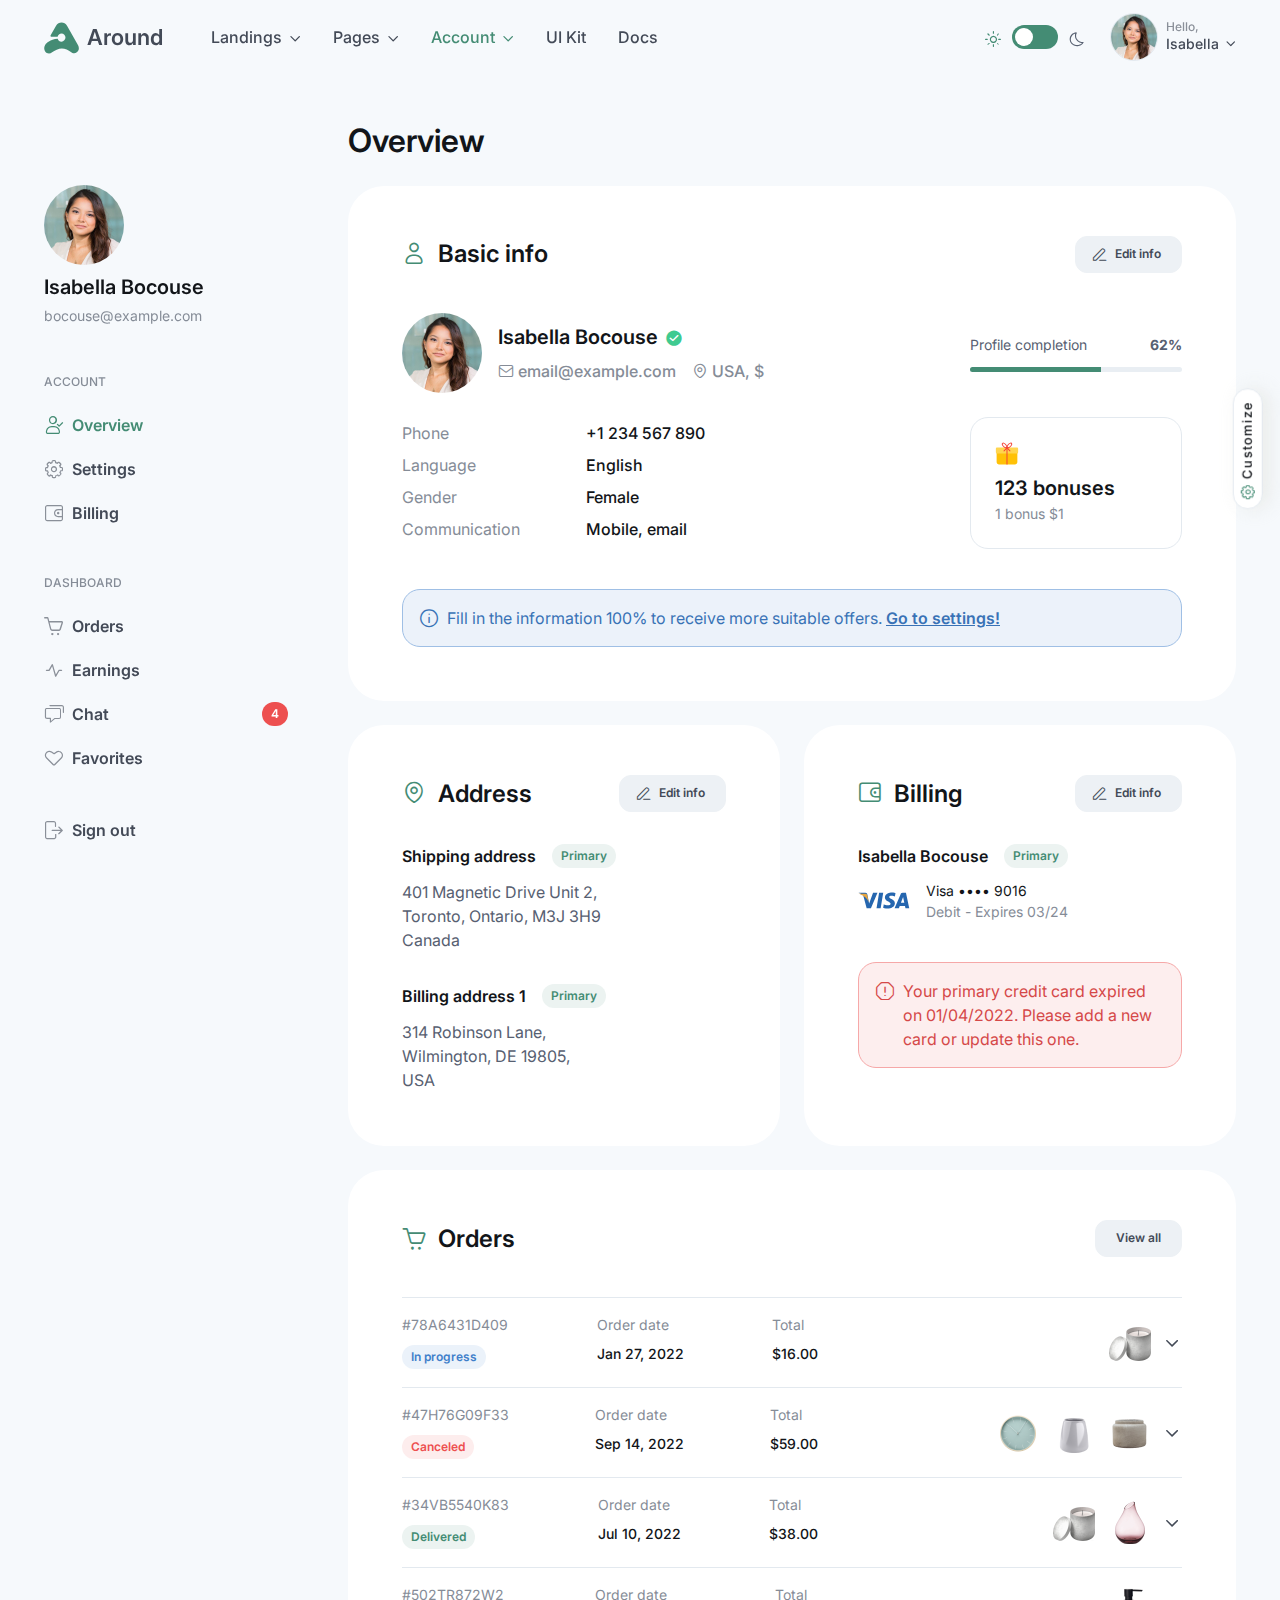
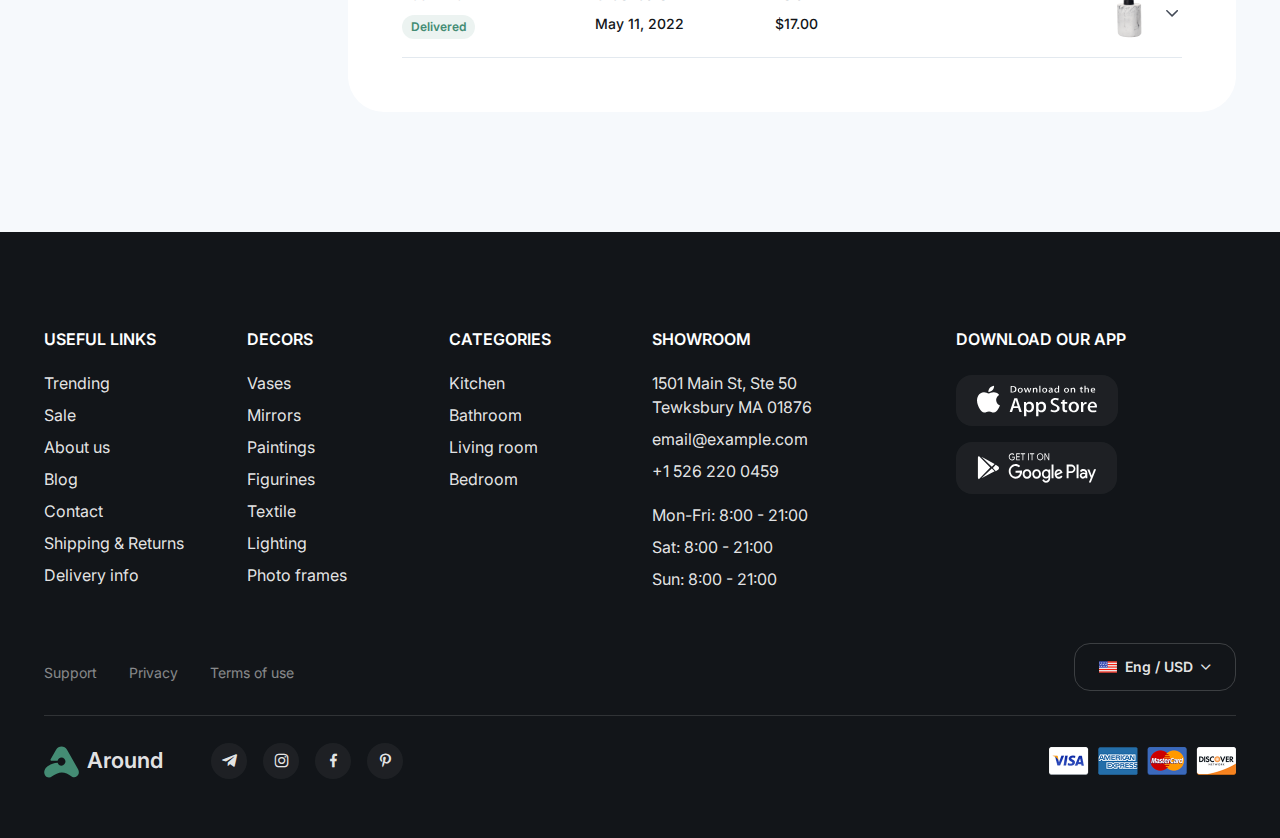
<file: account-overview.html>
<!DOCTYPE html>
<html lang="en">
  <head>
    <meta charset="utf-8">
    <title>Around | Account - Overview</title>
    <!-- SEO Meta Tags-->
    <meta name="description" content="Around - Multipurpose Bootstrap HTML Template">
    <meta name="keywords" content="bootstrap, business, corporate, coworking space, services, creative agency, dashboard, e-commerce, mobile app showcase, saas, multipurpose, product landing, shop, software, ui kit, web studio, landing, dark mode, html5, css3, javascript, gallery, slider, touch, creative">
    <meta name="author" content="Createx Studio">
    <!-- Viewport-->
    <meta name="viewport" content="width=device-width, initial-scale=1">
    <!-- Favicon and Touch Icons-->
    <link rel="apple-touch-icon" sizes="180x180" href="assets/favicon/apple-touch-icon.png">
    <link rel="icon" type="image/png" sizes="32x32" href="assets/favicon/favicon-32x32.png">
    <link rel="icon" type="image/png" sizes="16x16" href="assets/favicon/favicon-16x16.png">
    <link rel="manifest" href="assets/favicon/site.webmanifest">
    <link rel="mask-icon" color="#6366f1" href="assets/favicon/safari-pinned-tab.svg">
    <meta name="msapplication-TileColor" content="#080032">
    <meta name="msapplication-config" content="assets/favicon/browserconfig.xml">
    <meta name="theme-color" content="white">
    <!-- Theme mode-->
    <script>
      let mode = window.localStorage.getItem('mode'),
          root = document.getElementsByTagName('html')[0];
      if (mode !== undefined && mode === 'dark') {
        root.classList.add('dark-mode');
      } else {
        root.classList.remove('dark-mode');
      }
      
      
    </script>
    <!-- Page loading styles-->
    <style>.page-loading {
        position: fixed;
        top: 0;
        right: 0;
        bottom: 0;
        left: 0;
        width: 100%;
        height: 100%;
        -webkit-transition: all .4s .2s ease-in-out;
        transition: all .4s .2s ease-in-out;
        background-color: #fff;
        opacity: 0;
        visibility: hidden;
        z-index: 9999;
      }
      .dark-mode .page-loading {
        background-color: #121519;
      }
      .page-loading.active {
        opacity: 1;
        visibility: visible;
      }
      .page-loading-inner {
        position: absolute;
        top: 50%;
        left: 0;
        width: 100%;
        text-align: center;
        -webkit-transform: translateY(-50%);
        transform: translateY(-50%);
        -webkit-transition: opacity .2s ease-in-out;
        transition: opacity .2s ease-in-out;
        opacity: 0;
      }
      .page-loading.active > .page-loading-inner {
        opacity: 1;
      }
      .page-loading-inner > span {
        display: block;
        font-family: 'Inter', sans-serif;
        font-size: 1rem;
        font-weight: normal;
        color: #6f788b;
      }
      .dark-mode .page-loading-inner > span {
        color: #fff;
        opacity: .6;
      }
      .page-spinner {
        display: inline-block;
        width: 2.75rem;
        height: 2.75rem;
        margin-bottom: .75rem;
        vertical-align: text-bottom;
        background-color: #d7dde2; 
        border-radius: 50%;
        opacity: 0;
        -webkit-animation: spinner .75s linear infinite;
        animation: spinner .75s linear infinite;
      }
      .dark-mode .page-spinner {
        background-color: rgba(255,255,255,.25);
      }
      @-webkit-keyframes spinner {
        0% {
          -webkit-transform: scale(0);
          transform: scale(0);
        }
        50% {
          opacity: 1;
          -webkit-transform: none;
          transform: none;
        }
      }
      @keyframes spinner {
        0% {
          -webkit-transform: scale(0);
          transform: scale(0);
        }
        50% {
          opacity: 1;
          -webkit-transform: none;
          transform: none;
        }
      }
      
    </style>
    <!-- Page loading scripts-->
    <script>
      (function () {
        window.onload = function () {
          const preloader = document.querySelector('.page-loading');
          preloader.classList.remove('active');
          setTimeout(function () {
            preloader.remove();
          }, 1500);
        };
      })();
      
    </script>
    <!-- Import Google Font-->
    <link rel="preconnect" href="https://fonts.googleapis.com">
    <link rel="preconnect" href="https://fonts.gstatic.com" crossorigin>
    <link href="https://fonts.googleapis.com/css2?family=Inter:wght@400;500;600;700;800&amp;display=swap" rel="stylesheet" id="google-font">
    <!-- Vendor styles-->
    <!-- Main Theme Styles + Bootstrap-->
    <link rel="stylesheet" media="screen" href="assets/css/theme.min.css">
    <!-- Customizer generated styles-->
    <style id="customizer-styles"></style>
    <!-- Google Tag Manager-->
    <script>
      (function(w,d,s,l,i){w[l]=w[l]||[];w[l].push({'gtm.start':
      new Date().getTime(),event:'gtm.js'});var f=d.getElementsByTagName(s)[0],
      j=d.createElement(s),dl=l!='dataLayer'?'&l='+l:'';j.async=true;j.src=
      'https://www.googletagmanager.com/gtm.js?id='+i+dl;f.parentNode.insertBefore(j,f);
      })(window,document,'script','dataLayer','GTM-WKV3GT5');
    </script>
  </head>
  <!-- Body-->
  <body class="bg-secondary">
    <!-- Google Tag Manager (noscript)-->
    <noscript>
      <iframe src="https://www.googletagmanager.com/ns.html?id=GTM-WKV3GT5" height="0" width="0" style="display: none; visibility: hidden;"></iframe>
    </noscript>
    <!-- Page loading spinner-->
    <div class="page-loading active">
      <div class="page-loading-inner">
        <div class="page-spinner"></div><span>Loading...</span>
      </div>
    </div>
    <!-- Customizer modal-->
    <div class="modal fade" id="customizer-modal" tabindex="-1" role="dialog">
      <div class="modal-dialog modal-lg modal-dialog-scrollable" role="document">
        <div class="modal-content">
          <div class="modal-header">
            <h4 class="modal-title">Your custom styles</h4>
            <button class="btn-close" type="button" data-bs-dismiss="modal" aria-label="Close"></button>
          </div>
          <div class="modal-body py-4">
            <p class="mb-3">Grab the generated styles below. Wrap them inside <code>&lt;style&gt;</code> tag and put in the <code>&lt;head&gt;</code> section of your HTML document.</p>
            <p class="mb-4"><span class='fw-medium'>IMPORTANT:</span> In order for these styles to take effect you have to placed them below:<br><code>&lt;link rel=&quot;stylesheet&quot; media=&quot;screen&quot; href=&quot;assets/css/theme.min.css&quot;&gt;</code></p>
            <div class="bg-secondary overflow-hidden rounded-4">
              <pre class="text-wrap bg-transparent border-0 text-dark p-4" id="custom-generated-styles"></pre>
            </div>
          </div>
          <div class="modal-footer">
            <button class="btn btn-secondary w-100 w-sm-auto mb-3 mb-sm-0" type="button" data-bs-dismiss="modal">Close</button>
            <button class="btn btn-primary w-100 w-sm-auto ms-sm-3" type="button" id="copy-styles-btn"><i class="ai-copy me-2 ms-n1"></i>Copy styles</button>
          </div>
        </div>
      </div>
    </div>
    <!-- Customizer toggler--><a class="position-fixed top-50 bg-light text-dark fw-medium border rounded-pill shadow text-decoration-none" href="#customizer" data-bs-toggle="offcanvas" style="right: -1.75rem; margin-top: -1rem; padding: .25rem .75rem; transform: rotate(-90deg); font-size: calc(var(--ar-body-font-size) * .8125); letter-spacing: .075rem; z-index: 1030;"><i class="ai-settings text-primary fs-base me-1 ms-n1"></i>Customize</a>
    <!-- Customizer offcanvas-->
    <div class="offcanvas offcanvas-end" id="customizer" data-bs-scroll="true" data-bs-backdrop="false" tabindex="-1">
      <div class="offcanvas-header border-bottom">
        <h4 class="offcanvas-title">Customize theme</h4>
        <button class="btn-close" type="button" data-bs-dismiss="offcanvas"></button>
      </div>
      <div class="offcanvas-body">
        <div class="d-flex align-items-center mb-3"><i class="ai-paint-roll text-muted fs-4 me-2"></i>
          <h5 class="mb-0">Colors</h5>
        </div>
        <div class="row row-cols-3 g-3 mb-5" id="theme-colors">
          <div class="col">
            <div class="text-dark fs-sm fw-medium mb-2">Primary</div>
            <div class="color-swatch" id="theme-primary" data-color-labels="[&quot;theme-primary&quot;, &quot;primary&quot;, &quot;primary-rgb&quot;]">
              <label class="ratio ratio-4x3 border rounded-1 cursor-pointer mb-1" for="primary" style="background-color: #448c74;" role="button"></label>
              <input class="form-control form-control-sm" type="text" value="#448c74">
              <input class="visually-hidden" type="color" id="primary" value="#448c74">
            </div>
          </div>
          <div class="col">
            <div class="text-dark fs-sm fw-medium mb-2">Warning</div>
            <div class="color-swatch" id="theme-warning" data-color-labels="[&quot;theme-warning&quot;, &quot;warning&quot;, &quot;warning-rgb&quot;]">
              <label class="ratio ratio-4x3 border rounded-1 cursor-pointer mb-1" for="warning" style="background-color: #edcb50;" role="button"></label>
              <input class="form-control form-control-sm" type="text" value="#edcb50">
              <input class="visually-hidden" type="color" id="warning" value="#edcb50">
            </div>
          </div>
          <div class="col">
            <div class="text-dark fs-sm fw-medium mb-2">Info</div>
            <div class="color-swatch" id="theme-info" data-color-labels="[&quot;theme-info&quot;, &quot;info&quot;, &quot;info-rgb&quot;]">
              <label class="ratio ratio-4x3 border rounded-1 cursor-pointer mb-1" for="info" style="background-color: #3f7fca;" role="button"></label>
              <input class="form-control form-control-sm" type="text" value="#3f7fca">
              <input class="visually-hidden" type="color" id="info" value="#3f7fca">
            </div>
          </div>
          <div class="col">
            <div class="text-dark fs-sm fw-medium pt-1 mb-2">Success</div>
            <div class="color-swatch" id="theme-success" data-color-labels="[&quot;theme-success&quot;, &quot;success&quot;, &quot;success-rgb&quot;]">
              <label class="ratio ratio-4x3 border rounded-1 cursor-pointer mb-1" for="success" style="background-color: #3fca90;" role="button"></label>
              <input class="form-control form-control-sm" type="text" value="#3fca90">
              <input class="visually-hidden" type="color" id="success" value="#3fca90">
            </div>
          </div>
          <div class="col">
            <div class="text-dark fs-sm fw-medium pt-1 mb-2">Danger</div>
            <div class="color-swatch" id="theme-danger" data-color-labels="[&quot;theme-danger&quot;, &quot;danger&quot;, &quot;danger-rgb&quot;]">
              <label class="ratio ratio-4x3 border rounded-1 cursor-pointer mb-1" for="danger" style="background-color: #ed5050;" role="button"></label>
              <input class="form-control form-control-sm" type="text" value="#ed5050">
              <input class="visually-hidden" type="color" id="danger" value="#ed5050">
            </div>
          </div>
        </div>
        <div class="d-flex align-items-center mb-3"><i class="ai-align-left text-muted fs-4 me-2"></i>
          <h5 class="mb-0">Typography <span class="text-muted fs-sm fw-normal">(1rem = 16px)</span></h5>
        </div>
        <div class="mb-5">
          <div class="mb-3">
            <label class="text-dark fs-sm fw-medium pt-1 mb-2" for="font-url">Google font URL</label>
            <input class="form-control" type="url" value="https://fonts.googleapis.com/css2?family=Inter:wght@400;500;600;700&amp;display=swap" id="font-url">
          </div>
          <div class="mb-3">
            <label class="text-dark fs-sm fw-medium pt-1 mb-2" for="body-font-family">Font family</label>
            <input class="form-control" type="text" value="'Inter', sans-serif" id="body-font-family">
          </div>
          <div class="row row-cols-2">
            <div class="col mb-3">
              <label class="d-flex w-100 text-dark fs-sm fw-medium pt-1 mb-2" for="root-font-size">Root font size, rem</label>
              <select class="form-select" id="root-font-size">
                <option value=".75rem">.75</option>
                <option value=".875rem">.875</option>
                <option value="1rem" selected>1</option>
                <option value="1.05rem">1.05</option>
                <option value="1.1rem">1.1</option>
                <option value="1.15rem">1.15</option>
                <option value="1.25rem">1.25</option>
                <option value="1.375rem">1.375</option>
              </select>
            </div>
            <div class="col mb-3">
              <label class="d-flex w-100 text-dark fs-sm fw-medium pt-1 mb-2" for="body-font-size">Body font size, rem</label>
              <select class="form-select" id="body-font-size">
                <option value=".75rem">.75</option>
                <option value=".875rem">.875</option>
                <option value="1rem" selected>1</option>
                <option value="1.15rem">1.15</option>
                <option value="1.25rem">1.25</option>
                <option value="1.375rem">1.375</option>
              </select>
            </div>
          </div>
        </div>
        <div class="d-flex align-items-center mt-n2 mb-3"><i class="ai-maximize text-muted fs-5 me-2"></i>
          <h5 class="mb-0">Borders / Rounding</h5>
        </div>
        <div class="mb-3">
          <label class="d-flex w-100 text-dark fs-sm fw-medium pt-1 mb-2" for="border-width">Border width, px</label>
          <input class="form-control" type="number" min="0" step="1" value="1" id="border-width">
        </div>
        <div class="mb-3">
          <label class="d-flex w-100 text-dark fs-sm fw-medium pt-1 mb-2" for="border-radius">Rounded base, rem</label>
          <input class="form-control" type="number" min="0" step=".05" value="1" id="border-radius">
        </div>
        <div id="theme-border-radiuses">
          <div class="mb-3">
            <label class="d-flex w-100 text-dark fs-sm fw-medium pt-1 mb-2" for="border-radius-sm">
              Rounded SM<span class='text-muted fw-normal ms-1'> = Rounded base multiplied by</span></label>
            <input class="form-control" type="number" min="0" step=".05" value=".75" id="border-radius-sm">
          </div>
          <div class="mb-3">
            <label class="d-flex w-100 text-dark fs-sm fw-medium pt-1 mb-2" for="border-radius-lg">
              Rounded LG<span class='text-muted fw-normal ms-1'> = Rounded base multiplied by</span></label>
            <input class="form-control" type="number" min="0" step=".05" value="1.125" id="border-radius-lg">
          </div>
          <div class="mb-3">
            <label class="d-flex w-100 text-dark fs-sm fw-medium pt-1 mb-2" for="border-radius-xl">
              Rounded XL<span class='text-muted fw-normal ms-1'> = Rounded base multiplied by</span></label>
            <input class="form-control" type="number" min="0" step=".05" value="1.5" id="border-radius-xl">
          </div>
          <div class="mb-3">
            <label class="d-flex w-100 text-dark fs-sm fw-medium pt-1 mb-2" for="border-radius-2xl">
              Rounded 2XL<span class='text-muted fw-normal ms-1'> = Rounded base multiplied by</span></label>
            <input class="form-control" type="number" min="0" step=".05" value="2.25" id="border-radius-2xl">
          </div>
        </div>
      </div>
      <div class="offcanvas-header border-top d-none" id="customizer-btns">
        <button class="btn btn-secondary w-100 me-3" type="button" id="customizer-reset-btn"><i class="ai-undo fs-lg me-2 ms-n1"></i>Reset</button>
        <button class="btn btn-primary w-100" type="button" data-bs-toggle="modal" data-bs-target="#customizer-modal"><i class="ai-code-curly fs-lg me-2 ms-n1"></i>Show styles</button>
      </div>
    </div>
    <!-- Page wrapper-->
    <main class="page-wrapper">
      <!-- Navbar. Remove 'fixed-top' class to make the navigation bar scrollable with the page-->
      <header class="navbar navbar-expand-lg fixed-top">
        <div class="container"><a class="navbar-brand pe-sm-3" href="index.html"><span class="text-primary flex-shrink-0 me-2">
              <svg version="1.1" width="35" height="32" viewBox="0 0 36 33" xmlns="http://www.w3.org/2000/svg">
                <path fill="currentColor" d="M35.6,29c-1.1,3.4-5.4,4.4-7.9,1.9c-2.3-2.2-6.1-3.7-9.4-3.7c-3.1,0-7.5,1.8-10,4.1c-2.2,2-5.8,1.5-7.3-1.1c-1-1.8-1.2-4.1,0-6.2l0.6-1.1l0,0c0.6-0.7,4.4-5.2,12.5-5.7c0.5,1.8,2,3.1,3.9,3.1c2.2,0,4.1-1.9,4.1-4.2s-1.8-4.2-4.1-4.2c-2,0-3.6,1.4-4,3.3H7.7c-0.8,0-1.3-0.9-0.9-1.6l5.6-9.8c2.5-4.5,8.8-4.5,11.3,0L35.1,24C36,25.7,36.1,27.5,35.6,29z"></path>
              </svg></span>Around</a>
          <div class="form-check form-switch mode-switch order-lg-2 me-3 me-lg-4 ms-auto" data-bs-toggle="mode">
            <input class="form-check-input" type="checkbox" id="theme-mode">
            <label class="form-check-label" for="theme-mode"><i class="ai-sun fs-lg"></i></label>
            <label class="form-check-label" for="theme-mode"><i class="ai-moon fs-lg"></i></label>
          </div>
          <!-- User signed in state. Account dropdown on screens > 576px-->
          <div class="dropdown nav d-none d-sm-block order-lg-3"><a class="nav-link d-flex align-items-center p-0" href="#" data-bs-toggle="dropdown" aria-expanded="false"><img class="border rounded-circle" src="assets/img/avatar/01.jpg" width="48" alt="Isabella Bocouse">
              <div class="ps-2">
                <div class="fs-xs lh-1 opacity-60">Hello,</div>
                <div class="fs-sm dropdown-toggle">Isabella</div>
              </div></a>
            <div class="dropdown-menu dropdown-menu-end my-1">
              <h6 class="dropdown-header fs-xs fw-medium text-muted text-uppercase pb-1">Account</h6><a class="dropdown-item" href="account-overview.html"><i class="ai-user-check fs-lg opacity-70 me-2"></i>Overview</a><a class="dropdown-item" href="account-settings.html"><i class="ai-settings fs-lg opacity-70 me-2"></i>Settings</a><a class="dropdown-item" href="account-billing.html"><i class="ai-wallet fs-base opacity-70 me-2 mt-n1"></i>Billing</a>
              <div class="dropdown-divider"></div>
              <h6 class="dropdown-header fs-xs fw-medium text-muted text-uppercase pb-1">Dashboard</h6><a class="dropdown-item" href="account-orders.html"><i class="ai-cart fs-lg opacity-70 me-2"></i>Orders</a><a class="dropdown-item" href="account-earnings.html"><i class="ai-activity fs-lg opacity-70 me-2"></i>Earnings</a><a class="dropdown-item d-flex align-items-center" href="account-chat.html"><i class="ai-messages fs-lg opacity-70 me-2"></i>Chat<span class="badge bg-danger ms-auto">4</span></a><a class="dropdown-item" href="account-favorites.html"><i class="ai-heart fs-lg opacity-70 me-2"></i>Favorites</a>
              <div class="dropdown-divider"></div><a class="dropdown-item" href="account-signin.html"><i class="ai-logout fs-lg opacity-70 me-2"></i>Sign out</a>
            </div>
          </div>
          <button class="navbar-toggler ms-sm-3" type="button" data-bs-toggle="collapse" data-bs-target="#navbarNav"><span class="navbar-toggler-icon"></span></button>
          <nav class="collapse navbar-collapse" id="navbarNav">
            <ul class="navbar-nav navbar-nav-scroll me-auto" style="--ar-scroll-height: 520px;">
              <li class="nav-item dropdown"><a class="nav-link dropdown-toggle" href="#" data-bs-toggle="dropdown" aria-expanded="false">Landings</a>
                <div class="dropdown-menu overflow-hidden p-0">
                  <div class="d-lg-flex">
                    <div class="mega-dropdown-column pt-1 pt-lg-3 pb-lg-4">
                      <ul class="list-unstyled mb-0">
                        <li><a class="dropdown-item" href="index.html">Template Intro Page</a><span class="mega-dropdown-column position-absolute top-0 end-0 h-100 bg-size-cover bg-repeat-0 rounded-3 rounded-start-0" style="background-image: url(assets/img/megamenu/landings.jpg);"></span></li>
                        <li><a class="dropdown-item" href="landing-mobile-app-showcase.html">Mobile App Showcase</a><span class="mega-dropdown-column position-absolute top-0 end-0 h-100 bg-size-cover bg-repeat-0 zindex-2 opacity-0" style="background-image: url(assets/img/megamenu/mobile-app.jpg);"></span></li>
                        <li><a class="dropdown-item" href="landing-product.html">Product Landing</a><span class="mega-dropdown-column position-absolute top-0 end-0 h-100 bg-size-cover bg-repeat-0 zindex-2 opacity-0" style="background-image: url(assets/img/megamenu/product-landing.jpg);"></span></li>
                        <li><a class="dropdown-item" href="landing-saas-v1.html">SaaS v.1</a><span class="mega-dropdown-column position-absolute top-0 end-0 h-100 bg-size-cover bg-repeat-0 zindex-2 opacity-0" style="background-image: url(assets/img/megamenu/saas-1.jpg);"></span></li>
                        <li><a class="dropdown-item" href="landing-saas-v2.html">SaaS v.2</a><span class="mega-dropdown-column position-absolute top-0 end-0 h-100 bg-size-cover bg-repeat-0 zindex-2 opacity-0" style="background-image: url(assets/img/megamenu/saas-2.jpg);"></span></li>
                        <li><a class="dropdown-item" href="landing-saas-v3.html">SaaS v.3<span class="text-danger fs-xs ms-2">New</span></a><span class="mega-dropdown-column position-absolute top-0 end-0 h-100 bg-size-cover bg-repeat-0 zindex-2 opacity-0" style="background-image: url(assets/img/megamenu/saas-3.jpg);"></span></li>
                        <li><a class="dropdown-item" href="landing-shop.html">Shop Homepage</a><span class="mega-dropdown-column position-absolute top-0 end-0 h-100 bg-size-cover bg-repeat-0 zindex-2 opacity-0" style="background-image: url(assets/img/megamenu/shop-homepage.jpg);"></span></li>
                        <li><a class="dropdown-item" href="landing-marketing-agency.html">Marketing Agency</a><span class="mega-dropdown-column position-absolute top-0 end-0 h-100 bg-size-cover bg-repeat-0 zindex-2 opacity-0" style="background-image: url(assets/img/megamenu/marketing-agency.jpg);"></span></li>
                        <li><a class="dropdown-item" href="landing-creative-agency.html">Creative Agency</a><span class="mega-dropdown-column position-absolute top-0 end-0 h-100 bg-size-cover bg-repeat-0 zindex-2 opacity-0" style="background-image: url(assets/img/megamenu/creative-agency.jpg);"></span></li>
                        <li><a class="dropdown-item" href="landing-conference.html">Conference (Event)<span class="text-danger fs-xs ms-2">New</span></a><span class="mega-dropdown-column position-absolute top-0 end-0 h-100 bg-size-cover bg-repeat-0 zindex-2 opacity-0" style="background-image: url(assets/img/megamenu/conference.jpg);"></span></li>
                      </ul>
                    </div>
                    <div class="mega-dropdown-column pb-2 pt-lg-3 pb-lg-4">
                      <ul class="list-unstyled mb-0">
                        <li><a class="dropdown-item" href="landing-web-studio.html">Web Studio</a><span class="mega-dropdown-column position-absolute top-0 end-0 h-100 bg-size-cover bg-repeat-0 zindex-2 opacity-0" style="background-image: url(assets/img/megamenu/web-studio.jpg);"></span></li>
                        <li><a class="dropdown-item" href="landing-corporate.html">Corporate</a><span class="mega-dropdown-column position-absolute top-0 end-0 h-100 bg-size-cover bg-repeat-0 zindex-2 opacity-0" style="background-image: url(assets/img/megamenu/corporate.jpg);"></span></li>
                        <li><a class="dropdown-item" href="landing-business-consulting.html">Business Consulting</a><span class="mega-dropdown-column position-absolute top-0 end-0 h-100 bg-size-cover bg-repeat-0 zindex-2 opacity-0" style="background-image: url(assets/img/megamenu/business-consulting.jpg);"></span></li>
                        <li><a class="dropdown-item" href="landing-coworking-space.html">Coworking Space</a><span class="mega-dropdown-column position-absolute top-0 end-0 h-100 bg-size-cover bg-repeat-0 zindex-2 opacity-0" style="background-image: url(assets/img/megamenu/coworking.jpg);"></span></li>
                        <li><a class="dropdown-item" href="landing-yoga-studio.html">Yoga Studio</a><span class="mega-dropdown-column position-absolute top-0 end-0 h-100 bg-size-cover bg-repeat-0 zindex-2 opacity-0" style="background-image: url(assets/img/megamenu/yoga-studio.jpg);"></span></li>
                        <li><a class="dropdown-item" href="landing-influencer.html">Influencer<span class="text-danger fs-xs ms-2">New</span></a><span class="mega-dropdown-column position-absolute top-0 end-0 h-100 bg-size-cover bg-repeat-0 zindex-2 opacity-0" style="background-image: url(assets/img/megamenu/influencer.jpg);"></span></li>
                        <li><a class="dropdown-item" href="landing-blog.html">Blog Homepage</a><span class="mega-dropdown-column position-absolute top-0 end-0 h-100 bg-size-cover bg-repeat-0 zindex-2 opacity-0" style="background-image: url(assets/img/megamenu/blog-homepage.jpg);"></span></li>
                      </ul>
                    </div>
                    <div class="mega-dropdown-column position-relative border-start zindex-3"></div>
                  </div>
                </div>
              </li>
              <li class="nav-item dropdown"><a class="nav-link dropdown-toggle" href="#" data-bs-toggle="dropdown" data-bs-auto-close="outside" aria-expanded="false">Pages</a>
                <ul class="dropdown-menu">
                  <li class="dropdown"><a class="dropdown-item dropdown-toggle" href="#" data-bs-toggle="dropdown" aria-expanded="false">Portfolio</a>
                    <ul class="dropdown-menu">
                      <li><a class="dropdown-item" href="portfolio-list-v1.html">List View v.1</a></li>
                      <li><a class="dropdown-item" href="portfolio-list-v2.html">List View v.2</a></li>
                      <li><a class="dropdown-item" href="portfolio-grid-v1.html">Grid View v.1</a></li>
                      <li><a class="dropdown-item" href="portfolio-grid-v2.html">Grid View v.2</a></li>
                      <li><a class="dropdown-item" href="portfolio-slider.html">Slider View</a></li>
                      <li><a class="dropdown-item" href="portfolio-single-v1.html">Single Project v.1</a></li>
                      <li><a class="dropdown-item" href="portfolio-single-v2.html">Single Project v.2</a></li>
                    </ul>
                  </li>
                  <li class="dropdown"><a class="dropdown-item dropdown-toggle" href="#" data-bs-toggle="dropdown" aria-expanded="false">Shop</a>
                    <ul class="dropdown-menu">
                      <li><a class="dropdown-item" href="shop-catalog.html">Catalog (Listing)</a></li>
                      <li><a class="dropdown-item" href="shop-single.html">Product Page</a></li>
                      <li><a class="dropdown-item" href="shop-checkout.html">Checkout</a></li>
                    </ul>
                  </li>
                  <li class="dropdown"><a class="dropdown-item dropdown-toggle" href="#" data-bs-toggle="dropdown" aria-expanded="false">Blog</a>
                    <ul class="dropdown-menu">
                      <li><a class="dropdown-item" href="blog-grid-sidebar.html">Grid View with Sidebar</a></li>
                      <li><a class="dropdown-item" href="blog-grid.html">Grid View no Sidebar</a></li>
                      <li><a class="dropdown-item" href="blog-list-sidebar.html">List View with Sidebar</a></li>
                      <li><a class="dropdown-item" href="blog-list.html">List View no Sidebar</a></li>
                      <li><a class="dropdown-item" href="blog-single-v1.html">Single post v.1</a></li>
                      <li><a class="dropdown-item" href="blog-single-v2.html">Single post v.2</a></li>
                      <li><a class="dropdown-item" href="blog-single-v3.html">Single post v.3</a></li>
                    </ul>
                  </li>
                  <li class="dropdown"><a class="dropdown-item dropdown-toggle" href="#" data-bs-toggle="dropdown" aria-expanded="false">About</a>
                    <ul class="dropdown-menu">
                      <li><a class="dropdown-item" href="about-agency.html">About - Agency</a></li>
                      <li><a class="dropdown-item" href="about-product.html">About - Product</a></li>
                    </ul>
                  </li>
                  <li class="dropdown"><a class="dropdown-item dropdown-toggle" href="#" data-bs-toggle="dropdown" aria-expanded="false">Services</a>
                    <ul class="dropdown-menu">
                      <li><a class="dropdown-item" href="services-v1.html">Services v.1</a></li>
                      <li><a class="dropdown-item" href="services-v2.html">Services v.2</a></li>
                      <li><a class="dropdown-item" href="services-v3.html">Services v.3</a></li>
                    </ul>
                  </li>
                  <li><a class="dropdown-item" href="pricing.html">Pricing</a></li>
                  <li class="dropdown"><a class="dropdown-item dropdown-toggle" href="#" data-bs-toggle="dropdown" aria-expanded="false">Contacts</a>
                    <ul class="dropdown-menu">
                      <li><a class="dropdown-item" href="contacts-v1.html">Contacts v.1</a></li>
                      <li><a class="dropdown-item" href="contacts-v2.html">Contacts v.2</a></li>
                      <li><a class="dropdown-item" href="contacts-v3.html">Contacts v.3</a></li>
                    </ul>
                  </li>
                  <li class="dropdown"><a class="dropdown-item dropdown-toggle" href="#" data-bs-toggle="dropdown" aria-expanded="false">Specialty Pages</a>
                    <ul class="dropdown-menu">
                      <li><a class="dropdown-item" href="404-v1.html">404 Error v.1</a></li>
                      <li><a class="dropdown-item" href="404-v2.html">404 Error v.2</a></li>
                      <li><a class="dropdown-item" href="404-v3.html">404 Error v.3</a></li>
                    </ul>
                  </li>
                </ul>
              </li>
              <li class="nav-item dropdown"><a class="nav-link dropdown-toggle active" href="#" data-bs-toggle="dropdown" data-bs-auto-close="outside" aria-expanded="false">Account</a>
                <ul class="dropdown-menu">
                  <li class="dropdown"><a class="dropdown-item dropdown-toggle" href="#" data-bs-toggle="dropdown" aria-expanded="false">Auth pages</a>
                    <ul class="dropdown-menu">
                      <li><a class="dropdown-item" href="account-signin.html">Sign In</a></li>
                      <li><a class="dropdown-item" href="account-signup.html">Sign Up</a></li>
                      <li><a class="dropdown-item" href="account-signinup.html">Sign In / Up</a></li>
                      <li><a class="dropdown-item" href="account-password-recovery.html">Password Recovery</a></li>
                    </ul>
                  </li>
                  <li><a class="dropdown-item" href="account-overview.html">Overview</a></li>
                  <li><a class="dropdown-item" href="account-settings.html">Settings</a></li>
                  <li><a class="dropdown-item" href="account-billing.html">Billing</a></li>
                  <li><a class="dropdown-item" href="account-orders.html">Orders</a></li>
                  <li><a class="dropdown-item" href="account-earnings.html">Earnings</a></li>
                  <li><a class="dropdown-item" href="account-chat.html">Chat (Messages)</a></li>
                  <li><a class="dropdown-item" href="account-favorites.html">Favorites (Wishlist)</a></li>
                </ul>
              </li>
              <li class="nav-item"><a class="nav-link" href="components/typography.html">UI Kit</a></li>
              <li class="nav-item"><a class="nav-link" href="docs/getting-started.html">Docs</a></li>
              <!-- User signed in state. Account dropdown on screens > 576px-->
              <li class="nav-item dropdown d-sm-none border-top mt-2 pt-2"><a class="nav-link" href="#" data-bs-toggle="dropdown" aria-expanded="false"><img class="border rounded-circle" src="assets/img/avatar/01.jpg" width="48" alt="Isabella Bocouse">
                  <div class="ps-2">
                    <div class="fs-xs lh-1 opacity-60">Hello,</div>
                    <div class="fs-sm dropdown-toggle">Isabella</div>
                  </div></a>
                <div class="dropdown-menu">
                  <h6 class="dropdown-header fs-xs fw-medium text-muted text-uppercase pb-1">Account</h6><a class="dropdown-item" href="account-overview.html"><i class="ai-user-check fs-lg opacity-70 me-2"></i>Overview</a><a class="dropdown-item" href="account-settings.html"><i class="ai-settings fs-lg opacity-70 me-2"></i>Settings</a><a class="dropdown-item" href="account-billing.html"><i class="ai-wallet fs-base opacity-70 me-2 mt-n1"></i>Billing</a>
                  <h6 class="dropdown-header fs-xs fw-medium text-muted text-uppercase pt-3 pb-1">Dashboard</h6><a class="dropdown-item" href="account-orders.html"><i class="ai-cart fs-lg opacity-70 me-2"></i>Orders</a><a class="dropdown-item" href="account-earnings.html"><i class="ai-activity fs-lg opacity-70 me-2"></i>Earnings</a><a class="dropdown-item d-flex align-items-center" href="account-chat.html"><i class="ai-messages fs-lg opacity-70 me-2"></i>Chat<span class="badge bg-danger ms-3">4</span></a><a class="dropdown-item" href="account-favorites.html"><i class="ai-heart fs-lg opacity-70 me-2"></i>Favorites</a>
                  <div class="dropdown-divider"></div><a class="dropdown-item" href="account-signin.html"><i class="ai-logout fs-lg opacity-70 me-2"></i>Sign out</a>
                </div>
              </li>
            </ul>
          </nav>
        </div>
      </header>
      <!-- Page content-->
      <div class="container py-5 mt-4 mt-lg-5 mb-lg-4 my-xl-5">
        <div class="row pt-sm-2 pt-lg-0">
          <!-- Sidebar (offcanvas on sreens < 992px)-->
          <aside class="col-lg-3 pe-lg-4 pe-xl-5 mt-n3">
            <div class="position-lg-sticky top-0">
              <div class="d-none d-lg-block" style="padding-top: 105px;"></div>
              <div class="offcanvas-lg offcanvas-start" id="sidebarAccount">
                <button class="btn-close position-absolute top-0 end-0 mt-3 me-3 d-lg-none" type="button" data-bs-dismiss="offcanvas" data-bs-target="#sidebarAccount"></button>
                <div class="offcanvas-body">
                  <div class="pb-2 pb-lg-0 mb-4 mb-lg-5"><img class="d-block rounded-circle mb-2" src="assets/img/avatar/02.jpg" width="80" alt="Isabella Bocouse">
                    <h3 class="h5 mb-1">Isabella Bocouse</h3>
                    <p class="fs-sm text-muted mb-0">bocouse@example.com</p>
                  </div>
                  <nav class="nav flex-column pb-2 pb-lg-4 mb-3">
                    <h4 class="fs-xs fw-medium text-muted text-uppercase pb-1 mb-2">Account</h4><a class="nav-link fw-semibold py-2 px-0 active" href="account-overview.html"><i class="ai-user-check fs-5 opacity-60 me-2"></i>Overview</a><a class="nav-link fw-semibold py-2 px-0" href="account-settings.html"><i class="ai-settings fs-5 opacity-60 me-2"></i>Settings</a><a class="nav-link fw-semibold py-2 px-0" href="account-billing.html"><i class="ai-wallet fs-5 opacity-60 me-2"></i>Billing</a>
                  </nav>
                  <nav class="nav flex-column pb-2 pb-lg-4 mb-1">
                    <h4 class="fs-xs fw-medium text-muted text-uppercase pb-1 mb-2">Dashboard</h4><a class="nav-link fw-semibold py-2 px-0" href="account-orders.html"><i class="ai-cart fs-5 opacity-60 me-2"></i>Orders</a><a class="nav-link fw-semibold py-2 px-0" href="account-earnings.html"><i class="ai-activity fs-5 opacity-60 me-2"></i>Earnings</a><a class="nav-link fw-semibold py-2 px-0" href="account-chat.html"><i class="ai-messages fs-5 opacity-60 me-2"></i>Chat<span class="badge bg-danger ms-auto">4</span></a><a class="nav-link fw-semibold py-2 px-0" href="account-favorites.html"><i class="ai-heart fs-5 opacity-60 me-2"></i>Favorites</a>
                  </nav>
                  <nav class="nav flex-column"><a class="nav-link fw-semibold py-2 px-0" href="account-signin.html"><i class="ai-logout fs-5 opacity-60 me-2"></i>Sign out</a></nav>
                </div>
              </div>
            </div>
          </aside>
          <!-- Page content-->
          <div class="col-lg-9 pt-4 pb-2 pb-sm-4">
            <h1 class="h2 mb-4">Overview</h1>
            <!-- Basic info-->
            <section class="card border-0 py-1 p-md-2 p-xl-3 p-xxl-4 mb-4">
              <div class="card-body">
                <div class="d-flex align-items-center mt-sm-n1 pb-4 mb-0 mb-lg-1 mb-xl-3"><i class="ai-user text-primary lead pe-1 me-2"></i>
                  <h2 class="h4 mb-0">Basic info</h2><a class="btn btn-sm btn-secondary ms-auto" href="account-settings.html"><i class="ai-edit ms-n1 me-2"></i>Edit info</a>
                </div>
                <div class="d-md-flex align-items-center">
                  <div class="d-sm-flex align-items-center">
                    <div class="rounded-circle bg-size-cover bg-position-center flex-shrink-0" style="width: 80px; height: 80px; background-image: url(assets/img/avatar/02.jpg);"></div>
                    <div class="pt-3 pt-sm-0 ps-sm-3">
                      <h3 class="h5 mb-2">Isabella Bocouse<i class="ai-circle-check-filled fs-base text-success ms-2"></i></h3>
                      <div class="text-muted fw-medium d-flex flex-wrap flex-sm-nowrap align-iteems-center">
                        <div class="d-flex align-items-center me-3"><i class="ai-mail me-1"></i>email@example.com</div>
                        <div class="d-flex align-items-center text-nowrap"><i class="ai-map-pin me-1"></i>USA, $</div>
                      </div>
                    </div>
                  </div>
                  <div class="w-100 pt-3 pt-md-0 ms-md-auto" style="max-width: 212px;">
                    <div class="d-flex justify-content-between fs-sm pb-1 mb-2">Profile completion<strong class="ms-2">62%</strong></div>
                    <div class="progress" style="height: 5px;">
                      <div class="progress-bar" role="progressbar" style="width: 62%" aria-valuenow="62" aria-valuemin="0" aria-valuemax="100"></div>
                    </div>
                  </div>
                </div>
                <div class="row py-4 mb-2 mb-sm-3">
                  <div class="col-md-6 mb-4 mb-md-0">
                    <table class="table mb-0">
                      <tr>
                        <td class="border-0 text-muted py-1 px-0">Phone</td>
                        <td class="border-0 text-dark fw-medium py-1 ps-3">+1 234 567 890</td>
                      </tr>
                      <tr>
                        <td class="border-0 text-muted py-1 px-0">Language</td>
                        <td class="border-0 text-dark fw-medium py-1 ps-3">English</td>
                      </tr>
                      <tr>
                        <td class="border-0 text-muted py-1 px-0">Gender</td>
                        <td class="border-0 text-dark fw-medium py-1 ps-3">Female</td>
                      </tr>
                      <tr>
                        <td class="border-0 text-muted py-1 px-0">Communication</td>
                        <td class="border-0 text-dark fw-medium py-1 ps-3">Mobile, email</td>
                      </tr>
                    </table>
                  </div>
                  <div class="col-md-6 d-md-flex justify-content-end">
                    <div class="w-100 border rounded-3 p-4" style="max-width: 212px;"><img class="d-block mb-2" src="assets/img/account/gift-icon.svg" width="24" alt="Gift icon">
                      <h4 class="h5 lh-base mb-0">123 bonuses</h4>
                      <p class="fs-sm text-muted mb-0">1 bonus $1</p>
                    </div>
                  </div>
                </div>
                <div class="alert alert-info d-flex mb-0" role="alert"><i class="ai-circle-info fs-xl"></i>
                  <div class="ps-2">Fill in the information 100% to receive more suitable offers.<a class="alert-link ms-1" href="account-settings.html">Go to settings!</a></div>
                </div>
              </div>
            </section>
            <div class="row row-cols-1 row-cols-md-2 g-4 mb-4">
              <!-- Address-->
              <section class="col">
                <div class="card h-100 border-0 py-1 p-md-2 p-xl-3 p-xxl-4">
                  <div class="card-body">
                    <div class="d-flex align-items-center mt-sm-n1 pb-4 mb-1 mb-lg-2"><i class="ai-map-pin text-primary lead pe-1 me-2"></i>
                      <h2 class="h4 mb-0">Address</h2><a class="btn btn-sm btn-secondary ms-auto" href="account-settings.html"><i class="ai-edit ms-n1 me-2"></i>Edit info</a>
                    </div>
                    <div class="d-flex align-items-center pb-1 mb-2">
                      <h3 class="h6 mb-0 me-3">Shipping address</h3><span class="badge bg-faded-primary text-primary">Primary</span>
                    </div>
                    <p class="mb-0">401 Magnetic Drive Unit 2,<br>Toronto, Ontario, M3J 3H9<br>Canada</p>
                    <div class="d-flex align-items-center pt-4 pb-1 my-2">
                      <h3 class="h6 mb-0 me-3">Billing address 1</h3><span class="badge bg-faded-primary text-primary">Primary</span>
                    </div>
                    <p class="mb-0">314 Robinson Lane,<br>Wilmington, DE 19805,<br>USA</p>
                  </div>
                </div>
              </section>
              <!-- Billing-->
              <section class="col">
                <div class="card h-100 border-0 py-1 p-md-2 p-xl-3 p-xxl-4">
                  <div class="card-body">
                    <div class="d-flex align-items-center mt-sm-n1 pb-4 mb-1 mb-lg-2"><i class="ai-wallet text-primary lead pe-1 me-2"></i>
                      <h2 class="h4 mb-0">Billing</h2><a class="btn btn-sm btn-secondary ms-auto" href="account-billing.html"><i class="ai-edit ms-n1 me-2"></i>Edit info</a>
                    </div>
                    <div class="d-flex align-items-center pb-1 mb-2">
                      <h3 class="h6 mb-0 me-3">Isabella Bocouse</h3><span class="badge bg-faded-primary text-primary">Primary</span>
                    </div>
                    <div class="d-flex align-items-center pb-4 mb-2 mb-sm-3"><svg width='52' height='42' viewBox='0 0 52 42' fill='none' xmlns='http://www.w3.org/2000/svg'><path d='M22.6402 28.2865H18.5199L21.095 12.7244H25.2157L22.6402 28.2865ZM15.0536 12.7244L11.1255 23.4281L10.6607 21.1232L10.6611 21.124L9.27467 14.1256C9.27467 14.1256 9.10703 12.7244 7.32014 12.7244H0.8262L0.75 12.9879C0.75 12.9879 2.73586 13.3942 5.05996 14.7666L8.63967 28.2869H12.9327L19.488 12.7244H15.0536ZM47.4619 28.2865H51.2453L47.9466 12.7239H44.6345C43.105 12.7239 42.7324 13.8837 42.7324 13.8837L36.5873 28.2865H40.8825L41.7414 25.9749H46.9793L47.4619 28.2865ZM42.928 22.7817L45.093 16.9579L46.3109 22.7817H42.928ZM36.9095 16.4667L37.4975 13.1248C37.4975 13.1248 35.6831 12.4463 33.7916 12.4463C31.7469 12.4463 26.8913 13.3251 26.8913 17.5982C26.8913 21.6186 32.5902 21.6685 32.5902 23.7803C32.5902 25.8921 27.4785 25.5137 25.7915 24.182L25.1789 27.6763C25.1789 27.6763 27.0187 28.555 29.8296 28.555C32.6414 28.555 36.8832 27.1234 36.8832 23.2271C36.8832 19.1808 31.1331 18.8041 31.1331 17.0449C31.1335 15.2853 35.1463 15.5113 36.9095 16.4667Z' fill='#2566AF'/><path d='M10.6611 22.1235L9.2747 15.1251C9.2747 15.1251 9.10705 13.7239 7.32016 13.7239H0.8262L0.75 13.9874C0.75 13.9874 3.87125 14.6235 6.86507 17.0066C9.72766 19.2845 10.6611 22.1235 10.6611 22.1235Z' fill='#E6A540'/></svg>
                      <div class="ps-3 fs-sm">
                        <div class="text-dark">Visa •••• 9016</div>
                        <div class="text-muted">Debit - Expires 03/24</div>
                      </div>
                    </div>
                    <div class="alert alert-danger d-flex mb-0"><i class="ai-octagon-alert fs-xl me-2"></i>
                      <p class="mb-0">Your primary credit card expired on 01/04/2022. Please add a new card or update this one.</p>
                    </div>
                  </div>
                </div>
              </section>
            </div>
            <!-- Orders-->
            <section class="card border-0 py-1 p-md-2 p-xl-3 p-xxl-4">
              <div class="card-body">
                <div class="d-flex align-items-center mt-sm-n1 pb-4 mb-0 mb-lg-1 mb-xl-3"><i class="ai-cart text-primary lead pe-1 me-2"></i>
                  <h2 class="h4 mb-0">Orders</h2><a class="btn btn-sm btn-secondary ms-auto" href="account-orders.html">View all</a>
                </div>
                <!-- Orders accordion-->
                <div class="accordion accordion-alt accordion-orders" id="orders">
                  <!-- Order-->
                  <div class="accordion-item border-top mb-0">
                    <div class="accordion-header"><a class="accordion-button d-flex fs-4 fw-normal text-decoration-none py-3 collapsed" href="#orderOne" data-bs-toggle="collapse" aria-expanded="false" aria-controls="orderOne">
                        <div class="d-flex justify-content-between w-100" style="max-width: 440px;">
                          <div class="me-3 me-sm-4">
                            <div class="fs-sm text-muted">#78A6431D409</div><span class="badge bg-faded-info text-info fs-xs">In progress</span>
                          </div>
                          <div class="me-3 me-sm-4">
                            <div class="d-none d-sm-block fs-sm text-muted mb-2">Order date</div>
                            <div class="d-sm-none fs-sm text-muted mb-2">Date</div>
                            <div class="fs-sm fw-medium text-dark">Jan 27, 2022</div>
                          </div>
                          <div class="me-3 me-sm-4">
                            <div class="fs-sm text-muted mb-2">Total</div>
                            <div class="fs-sm fw-medium text-dark">$16.00</div>
                          </div>
                        </div>
                        <div class="accordion-button-img d-none d-sm-flex ms-auto">
                          <div class="mx-1"><img src="assets/img/account/orders/01.png" width="48" alt="Product"></div>
                        </div></a></div>
                    <div class="accordion-collapse collapse" id="orderOne" data-bs-parent="#orders">
                      <div class="accordion-body">
                        <div class="table-responsive pt-1">
                          <table class="table align-middle w-100" style="min-width: 450px;">
                            <tr>
                              <td class="border-0 py-1 px-0">
                                <div class="d-flex align-items-center"><a class="d-inline-block flex-shrink-0 bg-secondary rounded-1 p-md-2 p-lg-3" href="shop-single.html"><img src="assets/img/shop/cart/01.png" width="110" alt="Product"></a>
                                  <div class="ps-3 ps-sm-4">
                                    <h4 class="h6 mb-2"><a href="shop-single.html">Candle in concrete bowl</a></h4>
                                    <div class="text-muted fs-sm me-3">Color: <span class='text-dark fw-medium'>Gray night</span></div>
                                  </div>
                                </div>
                              </td>
                              <td class="border-0 py-1 pe-0 ps-3 ps-sm-4">
                                <div class="fs-sm text-muted mb-2">Quantity</div>
                                <div class="fs-sm fw-medium text-dark">1</div>
                              </td>
                              <td class="border-0 py-1 pe-0 ps-3 ps-sm-4">
                                <div class="fs-sm text-muted mb-2">Price</div>
                                <div class="fs-sm fw-medium text-dark">$16</div>
                              </td>
                              <td class="border-0 text-end py-1 pe-0 ps-3 ps-sm-4">
                                <div class="fs-sm text-muted mb-2">Total</div>
                                <div class="fs-sm fw-medium text-dark">$16</div>
                              </td>
                            </tr>
                          </table>
                        </div>
                        <div class="bg-secondary rounded-1 p-4 my-2">
                          <div class="row">
                            <div class="col-sm-5 col-md-3 col-lg-4 mb-3 mb-md-0">
                              <div class="fs-sm fw-medium text-dark mb-1">Payment:</div>
                              <div class="fs-sm">Upon the delivery</div><a class="btn btn-link py-1 px-0 mt-2" href="#"><i class="ai-time me-2 ms-n1"></i>Order history</a>
                            </div>
                            <div class="col-sm-7 col-md-5 mb-4 mb-md-0">
                              <div class="fs-sm fw-medium text-dark mb-1">Delivery address:</div>
                              <div class="fs-sm">401 Magnetic Drive Unit 2,<br>Toronto, Ontario, M3J 3H9, Canada</div>
                            </div>
                            <div class="col-md-4 col-lg-3 text-md-end">
                              <button class="btn btn-sm btn-outline-primary w-100 w-md-auto" type="button"><i class="ai-star me-2 ms-n1"></i>Leave a review</button>
                            </div>
                          </div>
                        </div>
                      </div>
                    </div>
                  </div>
                  <!-- Order-->
                  <div class="accordion-item border-top mb-0">
                    <div class="accordion-header"><a class="accordion-button d-flex fs-4 fw-normal text-decoration-none py-3 collapsed" href="#orderTwo" data-bs-toggle="collapse" aria-expanded="false" aria-controls="orderTwo">
                        <div class="d-flex justify-content-between w-100" style="max-width: 440px;">
                          <div class="me-3 me-sm-4">
                            <div class="fs-sm text-muted">#47H76G09F33</div><span class="badge bg-faded-danger text-danger fs-xs">Canceled</span>
                          </div>
                          <div class="me-3 me-sm-4">
                            <div class="d-none d-sm-block fs-sm text-muted mb-2">Order date</div>
                            <div class="d-sm-none fs-sm text-muted mb-2">Date</div>
                            <div class="fs-sm fw-medium text-dark">Sep 14, 2022</div>
                          </div>
                          <div class="me-3 me-sm-4">
                            <div class="fs-sm text-muted mb-2">Total</div>
                            <div class="fs-sm fw-medium text-dark">$59.00</div>
                          </div>
                        </div>
                        <div class="accordion-button-img d-none d-sm-flex ms-auto">
                          <div class="mx-1"><img src="assets/img/account/orders/02.png" width="48" alt="Product"></div>
                          <div class="mx-1"><img src="assets/img/account/orders/03.png" width="48" alt="Product"></div>
                          <div class="mx-1"><img src="assets/img/account/orders/04.png" width="48" alt="Product"></div>
                        </div></a></div>
                    <div class="accordion-collapse collapse" id="orderTwo" data-bs-parent="#orders">
                      <div class="accordion-body">
                        <div class="table-responsive pt-1">
                          <table class="table align-middle w-100" style="min-width: 450px;">
                            <tr>
                              <td class="border-0 py-1 px-0">
                                <div class="d-flex align-items-center"><a class="d-inline-block flex-shrink-0 bg-secondary rounded-1 p-md-2 p-lg-3" href="shop-single.html"><img src="assets/img/shop/cart/04.png" width="110" alt="Product"></a>
                                  <div class="ps-3 ps-sm-4">
                                    <h4 class="h6 mb-2"><a href="shop-single.html">Analogue wall clock</a></h4>
                                    <div class="text-muted fs-sm me-3">Color: <span class='text-dark fw-medium'>Turquoise</span></div>
                                  </div>
                                </div>
                              </td>
                              <td class="border-0 py-1 pe-0 ps-3 ps-sm-4">
                                <div class="fs-sm text-muted mb-2">Quantity</div>
                                <div class="fs-sm fw-medium text-dark">1</div>
                              </td>
                              <td class="border-0 py-1 pe-0 ps-3 ps-sm-4">
                                <div class="fs-sm text-muted mb-2">Price</div>
                                <div class="fs-sm fw-medium text-dark">$25</div>
                              </td>
                              <td class="border-0 text-end py-1 pe-0 ps-3 ps-sm-4">
                                <div class="fs-sm text-muted mb-2">Total</div>
                                <div class="fs-sm fw-medium text-dark">$25</div>
                              </td>
                            </tr>
                            <tr>
                              <td class="border-0 py-1 px-0">
                                <div class="d-flex align-items-center"><a class="d-inline-block flex-shrink-0 bg-secondary rounded-1 p-md-2 p-lg-3" href="shop-single.html"><img src="assets/img/shop/cart/05.png" width="110" alt="Product"></a>
                                  <div class="ps-3 ps-sm-4">
                                    <h4 class="h6 mb-2"><a href="shop-single.html">Glossy round vase</a></h4>
                                    <div class="text-muted fs-sm me-3">Color: <span class='text-dark fw-medium'>White</span></div>
                                  </div>
                                </div>
                              </td>
                              <td class="border-0 py-1 pe-0 ps-3 ps-sm-4">
                                <div class="fs-sm text-muted mb-2">Quantity</div>
                                <div class="fs-sm fw-medium text-dark">1</div>
                              </td>
                              <td class="border-0 py-1 pe-0 ps-3 ps-sm-4">
                                <div class="fs-sm text-muted mb-2">Price</div>
                                <div class="fs-sm fw-medium text-dark">$15</div>
                              </td>
                              <td class="border-0 text-end py-1 pe-0 ps-3 ps-sm-4">
                                <div class="fs-sm text-muted mb-2">Total</div>
                                <div class="fs-sm fw-medium text-dark">$15</div>
                              </td>
                            </tr>
                            <tr>
                              <td class="border-0 py-1 px-0">
                                <div class="d-flex align-items-center"><a class="d-inline-block flex-shrink-0 bg-secondary rounded-1 p-md-2 p-lg-3" href="shop-single.html"><img src="assets/img/shop/cart/06.png" width="110" alt="Product"></a>
                                  <div class="ps-3 ps-sm-4">
                                    <h4 class="h6 mb-2"><a href="shop-single.html">Ceramic flower pot</a></h4>
                                    <div class="text-muted fs-sm me-3">Color: <span class='text-dark fw-medium'>Gray concrete</span></div>
                                  </div>
                                </div>
                              </td>
                              <td class="border-0 py-1 pe-0 ps-3 ps-sm-4">
                                <div class="fs-sm text-muted mb-2">Quantity</div>
                                <div class="fs-sm fw-medium text-dark">1</div>
                              </td>
                              <td class="border-0 py-1 pe-0 ps-3 ps-sm-4">
                                <div class="fs-sm text-muted mb-2">Price</div>
                                <div class="fs-sm fw-medium text-dark">$19</div>
                              </td>
                              <td class="border-0 text-end py-1 pe-0 ps-3 ps-sm-4">
                                <div class="fs-sm text-muted mb-2">Total</div>
                                <div class="fs-sm fw-medium text-dark">$19</div>
                              </td>
                            </tr>
                          </table>
                        </div>
                        <div class="bg-secondary rounded-1 p-4 my-2">
                          <div class="row">
                            <div class="col-sm-5 col-md-3 col-lg-4 mb-3 mb-md-0">
                              <div class="fs-sm fw-medium text-dark mb-1">Payment:</div>
                              <div class="fs-sm">Upon the delivery</div><a class="btn btn-link py-1 px-0 mt-2" href="#"><i class="ai-time me-2 ms-n1"></i>Order history</a>
                            </div>
                            <div class="col-sm-7 col-md-5 mb-4 mb-md-0">
                              <div class="fs-sm fw-medium text-dark mb-1">Delivery address:</div>
                              <div class="fs-sm">401 Magnetic Drive Unit 2,<br>Toronto, Ontario, M3J 3H9, Canada</div>
                            </div>
                            <div class="col-md-4 col-lg-3 text-md-end">
                              <button class="btn btn-sm btn-outline-primary w-100 w-md-auto" type="button"><i class="ai-star me-2 ms-n1"></i>Leave a review</button>
                            </div>
                          </div>
                        </div>
                      </div>
                    </div>
                  </div>
                  <!-- Order-->
                  <div class="accordion-item border-top mb-0">
                    <div class="accordion-header"><a class="accordion-button fs-4 fw-normal text-decoration-none py-3 collapsed" href="#orderThree" data-bs-toggle="collapse" aria-expanded="false" aria-controls="orderThree">
                        <div class="d-flex justify-content-between w-100" style="max-width: 440px;">
                          <div class="me-3 me-sm-4">
                            <div class="fs-sm text-muted">#34VB5540K83</div><span class="badge bg-faded-primary text-primary fs-xs">Delivered</span>
                          </div>
                          <div class="me-3 me-sm-4">
                            <div class="d-none d-sm-block fs-sm text-muted mb-2">Order date</div>
                            <div class="d-sm-none fs-sm text-muted mb-2">Date</div>
                            <div class="fs-sm fw-medium text-dark">Jul 10, 2022</div>
                          </div>
                          <div class="me-3 me-sm-4">
                            <div class="fs-sm text-muted mb-2">Total</div>
                            <div class="fs-sm fw-medium text-dark">$38.00</div>
                          </div>
                        </div>
                        <div class="accordion-button-img d-none d-sm-flex ms-auto">
                          <div class="mx-1"><img src="assets/img/account/orders/01.png" width="48" alt="Product"></div>
                          <div class="mx-1"><img src="assets/img/account/orders/05.png" width="48" alt="Product"></div>
                        </div></a></div>
                    <div class="accordion-collapse collapse" id="orderThree" data-bs-parent="#orders">
                      <div class="accordion-body">
                        <div class="table-responsive pt-1">
                          <table class="table align-middle w-100" style="min-width: 450px;">
                            <tr>
                              <td class="border-0 py-1 px-0">
                                <div class="d-flex align-items-center"><a class="d-inline-block flex-shrink-0 bg-secondary rounded-1 p-md-2 p-lg-3" href="shop-single.html"><img src="assets/img/shop/cart/01.png" width="110" alt="Product"></a>
                                  <div class="ps-3 ps-sm-4">
                                    <h4 class="h6 mb-2"><a href="shop-single.html">Candle in concrete bowl</a></h4>
                                    <div class="text-muted fs-sm me-3">Color: <span class='text-dark fw-medium'>Gray night</span></div>
                                  </div>
                                </div>
                              </td>
                              <td class="border-0 py-1 pe-0 ps-3 ps-sm-4">
                                <div class="fs-sm text-muted mb-2">Quantity</div>
                                <div class="fs-sm fw-medium text-dark">1</div>
                              </td>
                              <td class="border-0 py-1 pe-0 ps-3 ps-sm-4">
                                <div class="fs-sm text-muted mb-2">Price</div>
                                <div class="fs-sm fw-medium text-dark">$16</div>
                              </td>
                              <td class="border-0 text-end py-1 pe-0 ps-3 ps-sm-4">
                                <div class="fs-sm text-muted mb-2">Total</div>
                                <div class="fs-sm fw-medium text-dark">$16</div>
                              </td>
                            </tr>
                            <tr>
                              <td class="border-0 py-1 px-0">
                                <div class="d-flex align-items-center"><a class="d-inline-block flex-shrink-0 bg-secondary rounded-1 p-md-2 p-lg-3" href="shop-single.html"><img src="assets/img/shop/cart/02.png" width="110" alt="Product"></a>
                                  <div class="ps-3 ps-sm-4">
                                    <h4 class="h6 mb-2"><a href="shop-single.html">Exquisite glass vase </a></h4>
                                    <div class="text-muted fs-sm me-3">Color: <span class='text-dark fw-medium'>Rose</span></div>
                                  </div>
                                </div>
                              </td>
                              <td class="border-0 py-1 pe-0 ps-3 ps-sm-4">
                                <div class="fs-sm text-muted mb-2">Quantity</div>
                                <div class="fs-sm fw-medium text-dark">2</div>
                              </td>
                              <td class="border-0 py-1 pe-0 ps-3 ps-sm-4">
                                <div class="fs-sm text-muted mb-2">Price</div>
                                <div class="fs-sm fw-medium text-dark">$11</div>
                              </td>
                              <td class="border-0 text-end py-1 pe-0 ps-3 ps-sm-4">
                                <div class="fs-sm text-muted mb-2">Total</div>
                                <div class="fs-sm fw-medium text-dark">$22</div>
                              </td>
                            </tr>
                          </table>
                        </div>
                        <div class="bg-secondary rounded-1 p-4 my-2">
                          <div class="row">
                            <div class="col-sm-5 col-md-3 col-lg-4 mb-3 mb-md-0">
                              <div class="fs-sm fw-medium text-dark mb-1">Payment:</div>
                              <div class="fs-sm">Upon the delivery</div><a class="btn btn-link py-1 px-0 mt-2" href="#"><i class="ai-time me-2 ms-n1"></i>Order history</a>
                            </div>
                            <div class="col-sm-7 col-md-5 mb-4 mb-md-0">
                              <div class="fs-sm fw-medium text-dark mb-1">Delivery address:</div>
                              <div class="fs-sm">401 Magnetic Drive Unit 2,<br>Toronto, Ontario, M3J 3H9, Canada</div>
                            </div>
                            <div class="col-md-4 col-lg-3 text-md-end">
                              <button class="btn btn-sm btn-outline-primary w-100 w-md-auto" type="button"><i class="ai-star me-2 ms-n1"></i>Leave a review</button>
                            </div>
                          </div>
                        </div>
                      </div>
                    </div>
                  </div>
                  <!-- Order-->
                  <div class="accordion-item border-top border-bottom mb-0">
                    <div class="accordion-header"><a class="accordion-button d-flex fs-4 fw-normal text-decoration-none py-3 collapsed" href="#orderFour" data-bs-toggle="collapse" aria-expanded="false" aria-controls="orderFour">
                        <div class="d-flex justify-content-between w-100" style="max-width: 440px;">
                          <div class="me-3 me-sm-4">
                            <div class="fs-sm text-muted">#502TR872W2</div><span class="badge bg-faded-primary text-primary fs-xs">Delivered</span>
                          </div>
                          <div class="me-3 me-sm-4">
                            <div class="d-none d-sm-block fs-sm text-muted mb-2">Order date</div>
                            <div class="d-sm-none fs-sm text-muted mb-2">Date</div>
                            <div class="fs-sm fw-medium text-dark">May 11, 2022</div>
                          </div>
                          <div class="me-3 me-sm-4">
                            <div class="fs-sm text-muted mb-2">Total</div>
                            <div class="fs-sm fw-medium text-dark">$17.00</div>
                          </div>
                        </div>
                        <div class="accordion-button-img d-none d-sm-flex ms-auto">
                          <div class="mx-1"><img src="assets/img/account/orders/06.png" width="48" alt="Product"></div>
                        </div></a></div>
                    <div class="accordion-collapse collapse" id="orderFour" data-bs-parent="#orders">
                      <div class="accordion-body">
                        <div class="table-responsive pt-1">
                          <table class="table align-middle w-100" style="min-width: 450px;">
                            <tr>
                              <td class="border-0 py-1 px-0">
                                <div class="d-flex align-items-center"><a class="d-inline-block flex-shrink-0 bg-secondary rounded-1 p-md-2 p-lg-3" href="shop-single.html"><img src="assets/img/shop/cart/07.png" width="110" alt="Product"></a>
                                  <div class="ps-3 ps-sm-4">
                                    <h4 class="h6 mb-2"><a href="shop-single.html">Dispenser for soap</a></h4>
                                    <div class="text-muted fs-sm me-3">Color: <span class='text-dark fw-medium'>White marble</span></div>
                                  </div>
                                </div>
                              </td>
                              <td class="border-0 py-1 pe-0 ps-3 ps-sm-4">
                                <div class="fs-sm text-muted mb-2">Quantity</div>
                                <div class="fs-sm fw-medium text-dark">1</div>
                              </td>
                              <td class="border-0 py-1 pe-0 ps-3 ps-sm-4">
                                <div class="fs-sm text-muted mb-2">Price</div>
                                <div class="fs-sm fw-medium text-dark">$17</div>
                              </td>
                              <td class="border-0 text-end py-1 pe-0 ps-3 ps-sm-4">
                                <div class="fs-sm text-muted mb-2">Total</div>
                                <div class="fs-sm fw-medium text-dark">$17</div>
                              </td>
                            </tr>
                          </table>
                        </div>
                        <div class="bg-secondary rounded-1 p-4 my-2">
                          <div class="row">
                            <div class="col-sm-5 col-md-3 col-lg-4 mb-3 mb-md-0">
                              <div class="fs-sm fw-medium text-dark mb-1">Payment:</div>
                              <div class="fs-sm">Upon the delivery</div><a class="btn btn-link py-1 px-0 mt-2" href="#"><i class="ai-time me-2 ms-n1"></i>Order history</a>
                            </div>
                            <div class="col-sm-7 col-md-5 mb-4 mb-md-0">
                              <div class="fs-sm fw-medium text-dark mb-1">Delivery address:</div>
                              <div class="fs-sm">401 Magnetic Drive Unit 2,<br>Toronto, Ontario, M3J 3H9, Canada</div>
                            </div>
                            <div class="col-md-4 col-lg-3 text-md-end">
                              <button class="btn btn-sm btn-outline-primary w-100 w-md-auto" type="button"><i class="ai-star me-2 ms-n1"></i>Leave a review</button>
                            </div>
                          </div>
                        </div>
                      </div>
                    </div>
                  </div>
                </div>
              </div>
            </section>
          </div>
        </div>
      </div>
      <!-- Divider for dark mode only-->
      <hr class="d-none d-dark-mode-block">
      <!-- Sidebar toggle button-->
      <button class="d-lg-none btn btn-sm fs-sm btn-primary w-100 rounded-0 fixed-bottom" data-bs-toggle="offcanvas" data-bs-target="#sidebarAccount"><i class="ai-menu me-2"></i>Account menu</button>
    </main>
    <!-- Footer-->
    <footer class="footer bg-dark position-relative pb-4 pt-md-3 py-lg-4 py-xl-5">
      <div class="d-none d-dark-mode-block position-absolute top-0 start-0 w-100 h-100" style="background-color: rgba(255,255,255, .02);"></div>
      <div class="dark-mode container position-relative zindex-2 pt-5 pb-2">
        <!-- Columns with links-->
        <div class="row" id="links">
          <div class="col-md-3 col-xl-2 pb-2 pb-md-0">
            <h3 class="h6 text-uppercase d-none d-md-block">Useful links</h3><a class="btn-more h6 mb-1 text-uppercase text-decoration-none d-flex align-items-center collapsed d-md-none" href="#useful" data-bs-toggle="collapse" role="button" aria-expanded="false" aria-controls="useful" data-show-label="Useful links" data-hide-label="Useful links"></a>
            <div class="collapse d-md-block" id="useful" data-bs-parent="#links">
              <ul class="nav flex-column pb-2 pb-md-0">
                <li class="nav-item"><a class="nav-link fw-normal px-0 py-1" href="#">Trending</a></li>
                <li class="nav-item"><a class="nav-link fw-normal px-0 py-1" href="#">Sale</a></li>
                <li class="nav-item"><a class="nav-link fw-normal px-0 py-1" href="#">About us</a></li>
                <li class="nav-item"><a class="nav-link fw-normal px-0 py-1" href="#">Blog</a></li>
                <li class="nav-item"><a class="nav-link fw-normal px-0 py-1" href="#">Contact</a></li>
                <li class="nav-item"><a class="nav-link fw-normal px-0 py-1" href="#">Shipping &amp; Returns</a></li>
                <li class="nav-item"><a class="nav-link fw-normal px-0 py-1" href="#">Delivery info</a></li>
              </ul>
            </div>
          </div>
          <div class="col-md-3 col-xl-2 pb-2 pb-md-0">
            <h3 class="h6 text-uppercase d-none d-md-block">Decors</h3><a class="btn-more h6 mb-1 text-uppercase text-decoration-none d-flex align-items-center collapsed d-md-none" href="#decors" data-bs-toggle="collapse" role="button" aria-expanded="false" aria-controls="decors" data-show-label="Decors" data-hide-label="Decors"></a>
            <div class="collapse d-md-block" id="decors" data-bs-parent="#links">
              <ul class="nav flex-column pb-2 pb-md-0">
                <li class="nav-item"><a class="nav-link fw-normal px-0 py-1" href="#">Vases</a></li>
                <li class="nav-item"><a class="nav-link fw-normal px-0 py-1" href="#">Mirrors</a></li>
                <li class="nav-item"><a class="nav-link fw-normal px-0 py-1" href="#">Paintings</a></li>
                <li class="nav-item"><a class="nav-link fw-normal px-0 py-1" href="#">Figurines</a></li>
                <li class="nav-item"><a class="nav-link fw-normal px-0 py-1" href="#">Textile</a></li>
                <li class="nav-item"><a class="nav-link fw-normal px-0 py-1" href="#">Lighting</a></li>
                <li class="nav-item"><a class="nav-link fw-normal px-0 py-1" href="#">Photo frames</a></li>
              </ul>
            </div>
          </div>
          <div class="col-md-3 col-xl-2 pb-2 pb-md-0">
            <h3 class="h6 text-uppercase d-none d-md-block">Categories</h3><a class="btn-more h6 mb-1 text-uppercase text-decoration-none d-flex align-items-center collapsed d-md-none" href="#categories" data-bs-toggle="collapse" role="button" aria-expanded="false" aria-controls="categories" data-show-label="Categories" data-hide-label="Categories"></a>
            <div class="collapse d-md-block" id="categories" data-bs-parent="#links">
              <ul class="nav flex-column pb-2 pb-md-0">
                <li class="nav-item"><a class="nav-link fw-normal px-0 py-1" href="#">Kitchen</a></li>
                <li class="nav-item"><a class="nav-link fw-normal px-0 py-1" href="#">Bathroom</a></li>
                <li class="nav-item"><a class="nav-link fw-normal px-0 py-1" href="#">Living room</a></li>
                <li class="nav-item"><a class="nav-link fw-normal px-0 py-1" href="#">Bedroom</a></li>
              </ul>
            </div>
          </div>
          <div class="col-md-3 pb-2 pb-md-0">
            <h3 class="h6 text-uppercase d-none d-md-block">Showroom</h3><a class="btn-more h6 mb-1 text-uppercase text-decoration-none d-flex align-items-center collapsed d-md-none" href="#showroom" data-bs-toggle="collapse" role="button" aria-expanded="false" aria-controls="showroom" data-show-label="Showroom" data-hide-label="Showroom"></a>
            <div class="collapse d-md-block" id="showroom" data-bs-parent="#links">
              <ul class="nav flex-column pb-3">
                <li class="nav-item"><a class="nav-link fw-normal px-0 py-1" href="#">1501 Main St, Ste 50<br>Tewksbury MA 01876</a></li>
                <li class="nav-item"><a class="nav-link fw-normal px-0 py-1" href="mailto:email@example.com">email@example.com</a></li>
                <li class="nav-item"><a class="nav-link fw-normal px-0 py-1" href="https://around.createx.studio/+15262200459">+1 526 220 0459</a></li>
              </ul>
              <ul class="list-unstyled mb-0 pb-3 pb-md-0">
                <li class="text-nav mb-2">Mon-Fri: 8:00 - 21:00</li>
                <li class="text-nav mb-2">Sat: 8:00 - 21:00</li>
                <li class="text-nav">Sun: 8:00 - 21:00</li>
              </ul>
            </div>
          </div>
          <div class="col-12 col-xl-3 mt-md-2 mt-xl-0 pt-2 pt-md-4 pt-xl-0">
            <h3 class="h6 text-uppercase mb-1 pb-1">Download our app</h3>
            <div class="d-flex d-xl-block d-xxl-flex"><a class="btn btn-secondary px-3 py-2 mt-3 me-3" href="#"><img class="mx-1" src="assets/img/market/appstore-light.svg" width="120" alt="App Store"></a><a class="btn btn-secondary px-3 py-2 mt-3" href="#"><img class="mx-1" src="assets/img/market/googleplay-light.svg" width="119" alt="Google Play"></a></div>
          </div>
        </div>
        <!-- Nav + Switcher-->
        <div class="d-sm-flex align-items-end justify-content-between border-bottom mt-2 mt-sm-1 pt-4 pt-sm-5">
          <!-- Nav-->
          <nav class="d-flex mb-3 mb-sm-4"><a class="nav-link text-muted fs-sm fw-normal ps-0 pe-2 py-2 me-4" href="#">Support</a><a class="nav-link text-muted fs-sm fw-normal ps-0 pe-2 py-2 me-4" href="#">Privacy</a><a class="nav-link text-muted fs-sm fw-normal ps-0 pe-2 py-2 me-sm-4" href="#">Terms of use</a></nav>
          <!-- Language / currency switcher-->
          <div class="dropdown mb-4">
            <button class="btn btn-outline-secondary dropdown-toggle px-4" type="button" data-bs-toggle="dropdown" data-bs-auto-close="outside" aria-expanded="false"><img class="me-2" src="assets/img/flags/en.png" width="18" alt="English / USD">Eng / USD</button>
            <div class="dropdown-menu dropdown-menu-end my-1">
              <div class="dropdown-item">
                <select class="form-select form-select-sm">
                  <option value="usd">$ USD</option>
                  <option value="eur">€ EUR</option>
                  <option value="ukp">£ UKP</option>
                  <option value="jpy">¥ JPY</option>
                </select>
              </div><a class="dropdown-item pb-1" href="#"><img class="me-2" src="assets/img/flags/fr.png" width="18" alt="Français">Français</a><a class="dropdown-item pb-1" href="#"><img class="me-2" src="assets/img/flags/de.png" width="18" alt="Deutsch">Deutsch</a><a class="dropdown-item" href="#"><img class="me-2" src="assets/img/flags/it.png" width="18" alt="Italiano">Italiano</a>
            </div>
          </div>
        </div>
        <!-- Logo + Socials + Cards-->
        <div class="d-sm-flex align-items-center pt-4">
          <div class="d-sm-flex align-items-center pe-sm-2"><a class="navbar-brand d-inline-flex align-items-center me-sm-5 mb-4 mb-sm-0" href="index.html"><span class="text-primary flex-shrink-0 me-2">
                <svg version="1.1" width="35" height="32" viewBox="0 0 36 33" xmlns="http://www.w3.org/2000/svg">
                  <path fill="currentColor" d="M35.6,29c-1.1,3.4-5.4,4.4-7.9,1.9c-2.3-2.2-6.1-3.7-9.4-3.7c-3.1,0-7.5,1.8-10,4.1c-2.2,2-5.8,1.5-7.3-1.1c-1-1.8-1.2-4.1,0-6.2l0.6-1.1l0,0c0.6-0.7,4.4-5.2,12.5-5.7c0.5,1.8,2,3.1,3.9,3.1c2.2,0,4.1-1.9,4.1-4.2s-1.8-4.2-4.1-4.2c-2,0-3.6,1.4-4,3.3H7.7c-0.8,0-1.3-0.9-0.9-1.6l5.6-9.8c2.5-4.5,8.8-4.5,11.3,0L35.1,24C36,25.7,36.1,27.5,35.6,29z"></path>
                </svg></span><span class="text-nav">Around</span></a>
            <div class="text-nowrap mb-4 mb-sm-0"><a class="btn btn-icon btn-sm btn-secondary btn-telegram rounded-circle mx-2 ms-sm-0 me-sm-3" href="#"><i class="ai-telegram"></i></a><a class="btn btn-icon btn-sm btn-secondary btn-instagram rounded-circle mx-2 ms-sm-0 me-sm-3" href="#"><i class="ai-instagram"></i></a><a class="btn btn-icon btn-sm btn-secondary btn-facebook rounded-circle mx-2 ms-sm-0 me-sm-3" href="#"><i class="ai-facebook"></i></a><a class="btn btn-icon btn-sm btn-secondary btn-pinterest rounded-circle mx-2 ms-sm-0 me-sm-3" href="#"><i class="ai-pinterest"></i></a></div>
          </div><img class="ms-sm-auto" src="assets/img/shop/footer-cards.png" width="187" alt="Accepted cards">
        </div>
      </div>
      <div class="pt-5 pt-lg-0"></div>
    </footer>
    <!-- Back to top button--><a class="btn-scroll-top" href="#top" data-scroll>
      <svg viewBox="0 0 40 40" fill="currentColor" xmlns="http://www.w3.org/2000/svg">
        <circle cx="20" cy="20" r="19" fill="none" stroke="currentColor" stroke-width="1.5" stroke-miterlimit="10"></circle>
      </svg><i class="ai-arrow-up"></i></a>
    <!-- Vendor scripts: js libraries and plugins-->
    <script src="assets/vendor/bootstrap/dist/js/bootstrap.bundle.min.js"></script>
    <script src="assets/vendor/smooth-scroll/dist/smooth-scroll.polyfills.min.js"></script>
    <!-- Main theme script-->
    <script src="assets/js/theme.min.js"></script>
    <!-- Customizer-->
    <script>!function(){function e(e){return localStorage.getItem(e)}function r(e,r){localStorage.setItem(e,r)}var t=document.getElementById("customizer-styles"),n=document.getElementById("custom-generated-styles"),o=`\n    :root {\n      ${e("theme-primary")&&`--ar-primary: ${e("theme-primary")};`}\n      ${e("theme-primary-rgb")&&`--ar-primary-rgb: ${e("theme-primary-rgb")};`}\n      ${e("theme-warning")&&`--ar-warning-rgb: ${e("theme-warning")};`}\n      ${e("theme-warning-rgb")&&`--ar-warning-rgb: ${e("theme-warning-rgb")};`}\n      ${e("theme-info")&&`--ar-info-rgb: ${e("theme-info")};`}\n      ${e("theme-info-rgb")&&`--ar-info-rgb: ${e("theme-info-rgb")};`}\n      ${e("theme-success")&&`--ar-success-rgb: ${e("success-info")};`}\n      ${e("theme-success-rgb")&&`--ar-success-rgb: ${e("success-info-rgb")};`}\n      ${e("theme-danger")&&`--ar-danger-rgb: ${e("danger-info")};`}\n      ${e("theme-danger-rgb")&&`--ar-danger-rgb: ${e("danger-info-rgb")};`}\n      ${e("theme-font-family")&&`--ar-body-font-family: ${e("theme-font-family")};`}\n      ${e("theme-root-font-size")&&`--ar-root-font-size: ${e("theme-root-font-size")};`}\n      ${e("theme-body-font-size")&&`--ar-body-font-size: ${e("theme-body-font-size")};`}\n      ${e("theme-border-width")&&`--ar-border-width: ${e("theme-border-width")};`}\n      ${e("theme-border-radius")&&`--ar-border-radius: ${e("theme-border-radius")};`}\n      ${e("theme-border-radius-sm")&&`--ar-border-radius-sm: ${e("theme-border-radius-sm")};`}\n      ${e("theme-border-radius-lg")&&`--ar-border-radius-lg: ${e("theme-border-radius-lg")};`}\n      ${e("theme-border-radius-xl")&&`--ar-border-radius-xl: ${e("theme-border-radius-xl")};`}\n      ${e("theme-border-radius-2xl")&&`--ar-border-radius-2xl: ${e("theme-border-radius-2xl")};`}\n      ${e("theme-primary")&&`--ar-link-color: ${e("theme-primary")};`}\n      ${e("theme-primary-btn-hover-active-border-bg-color")&&`--ar-link-hover-color: ${e("theme-primary-btn-hover-active-border-bg-color")};`}\n    }\n    .btn-primary {\n      ${e("theme-primary")&&`--ar-btn-bg: ${e("theme-primary")};`}\n      ${e("theme-primary")&&`--ar-btn-border-color: ${e("theme-primary")};`}\n      ${e("theme-primary-btn-hover-active-border-bg-color")&&`--ar-btn-hover-bg: ${e("theme-primary-btn-hover-active-border-bg-color")};`}\n      ${e("theme-primary-btn-hover-active-border-bg-color")&&`--ar-btn-hover-border-color: ${e("theme-primary-btn-hover-active-border-bg-color")};`}\n      ${e("theme-primary-btn-hover-active-border-bg-color")&&`--ar-btn-active-bg: ${e("theme-primary-btn-hover-active-border-bg-color")};`}\n      ${e("theme-primary-btn-hover-active-border-bg-color")&&`--ar-btn-active-border-color: ${e("theme-primary-btn-hover-active-border-bg-color")};`}\n      ${e("theme-primary")&&`--ar-btn-disabled-bg: ${e("theme-primary")};`}\n      ${e("theme-primary")&&`--ar-btn-disabled-border-color: ${e("theme-primary")};`}\n    }\n    .btn-warning {\n      ${e("theme-warning")&&`--ar-btn-bg: ${e("theme-warning")};`}\n      ${e("theme-warning")&&`--ar-btn-border-color: ${e("theme-warning")};`}\n      ${e("theme-warning-btn-hover-active-border-bg-color")&&`--ar-btn-hover-bg: ${e("theme-warning-btn-hover-active-border-bg-color")};`}\n      ${e("theme-warning-btn-hover-active-border-bg-color")&&`--ar-btn-hover-border-color: ${e("theme-warning-btn-hover-active-border-bg-color")};`}\n      ${e("theme-warning-btn-hover-active-border-bg-color")&&`--ar-btn-active-bg: ${e("theme-warning-btn-hover-active-border-bg-color")};`}\n      ${e("theme-warning-btn-hover-active-border-bg-color")&&`--ar-btn-active-border-color: ${e("theme-warning-btn-hover-active-border-bg-color")};`}\n      ${e("theme-warning")&&`--ar-btn-disabled-bg: ${e("theme-warning")};`}\n      ${e("theme-warning")&&`--ar-btn-disabled-border-color: ${e("theme-warning")};`}\n    }\n    .btn-info {\n      ${e("theme-info")&&`--ar-btn-bg: ${e("theme-info")};`}\n      ${e("theme-info")&&`--ar-btn-border-color: ${e("theme-info")};`}\n      ${e("theme-info-btn-hover-active-border-bg-color")&&`--ar-btn-hover-bg: ${e("theme-info-btn-hover-active-border-bg-color")};`}\n      ${e("theme-info-btn-hover-active-border-bg-color")&&`--ar-btn-hover-border-color: ${e("theme-info-btn-hover-active-border-bg-color")};`}\n      ${e("theme-info-btn-hover-active-border-bg-color")&&`--ar-btn-active-bg: ${e("theme-info-btn-hover-active-border-bg-color")};`}\n      ${e("theme-info-btn-hover-active-border-bg-color")&&`--ar-btn-active-border-color: ${e("theme-info-btn-hover-active-border-bg-color")};`}\n      ${e("theme-info")&&`--ar-btn-disabled-bg: ${e("theme-info")};`}\n      ${e("theme-info")&&`--ar-btn-disabled-border-color: ${e("theme-info")};`}\n    }\n    .btn-success {\n      ${e("theme-success")&&`--ar-btn-bg: ${e("theme-success")};`}\n      ${e("theme-success")&&`--ar-btn-border-color: ${e("theme-success")};`}\n      ${e("theme-success-btn-hover-active-border-bg-color")&&`--ar-btn-hover-bg: ${e("theme-success-btn-hover-active-border-bg-color")};`}\n      ${e("theme-success-btn-hover-active-border-bg-color")&&`--ar-btn-hover-border-color: ${e("theme-success-btn-hover-active-border-bg-color")};`}\n      ${e("theme-success-btn-hover-active-border-bg-color")&&`--ar-btn-active-bg: ${e("theme-success-btn-hover-active-border-bg-color")};`}\n      ${e("theme-success-btn-hover-active-border-bg-color")&&`--ar-btn-active-border-color: ${e("theme-success-btn-hover-active-border-bg-color")};`}\n      ${e("theme-success")&&`--ar-btn-disabled-bg: ${e("theme-success")};`}\n      ${e("theme-success")&&`--ar-btn-disabled-border-color: ${e("theme-success")};`}\n    }\n    .btn-danger {\n      ${e("theme-danger")&&`--ar-btn-bg: ${e("theme-danger")};`}\n      ${e("theme-danger")&&`--ar-btn-border-color: ${e("theme-danger")};`}\n      ${e("theme-danger-btn-hover-active-border-bg-color")&&`--ar-btn-hover-bg: ${e("theme-danger-btn-hover-active-border-bg-color")};`}\n      ${e("theme-danger-btn-hover-active-border-bg-color")&&`--ar-btn-hover-border-color: ${e("theme-danger-btn-hover-active-border-bg-color")};`}\n      ${e("theme-danger-btn-hover-active-border-bg-color")&&`--ar-btn-active-bg: ${e("theme-danger-btn-hover-active-border-bg-color")};`}\n      ${e("theme-danger-btn-hover-active-border-bg-color")&&`--ar-btn-active-border-color: ${e("theme-danger-btn-hover-active-border-bg-color")};`}\n      ${e("theme-danger")&&`--ar-btn-disabled-bg: ${e("theme-danger")};`}\n      ${e("theme-danger")&&`--ar-btn-disabled-border-color: ${e("theme-danger")};`}\n    }\n    .btn-outline-primary {\n      ${e("theme-primary")&&`--ar-btn-color: ${e("theme-primary")};`}\n      ${e("theme-primary")&&`--ar-btn-border-color: ${e("theme-primary")};`}\n      ${e("theme-primary")&&`--ar-btn-hover-bg: ${e("theme-primary")};`}\n      ${e("theme-primary")&&`--ar-btn-hover-border-color: ${e("theme-primary")};`}\n      ${e("theme-primary")&&`--ar-btn-active-bg: ${e("theme-primary")};`}\n      ${e("theme-primary")&&`--ar-btn-active-border-color: ${e("theme-primary")};`}\n      ${e("theme-primary")&&`--ar-btn-disabled-color: ${e("theme-primary")};`}\n      ${e("theme-primary")&&`--ar-btn-disabled-border-color: ${e("theme-primary")};`}\n    }\n    .btn-outline-warning {\n      ${e("theme-warning")&&`--ar-btn-color: ${e("theme-warning")};`}\n      ${e("theme-warning")&&`--ar-btn-border-color: ${e("theme-warning")};`}\n      ${e("theme-warning")&&`--ar-btn-hover-bg: ${e("theme-warning")};`}\n      ${e("theme-warning")&&`--ar-btn-hover-border-color: ${e("theme-warning")};`}\n      ${e("theme-warning")&&`--ar-btn-active-bg: ${e("theme-warning")};`}\n      ${e("theme-warning")&&`--ar-btn-active-border-color: ${e("theme-warning")};`}\n      ${e("theme-warning")&&`--ar-btn-disabled-color: ${e("theme-warning")};`}\n      ${e("theme-warning")&&`--ar-btn-disabled-border-color: ${e("theme-warning")};`}\n    }\n    .btn-outline-info {\n      ${e("theme-info")&&`--ar-btn-color: ${e("theme-info")};`}\n      ${e("theme-info")&&`--ar-btn-border-color: ${e("theme-info")};`}\n      ${e("theme-info")&&`--ar-btn-hover-bg: ${e("theme-info")};`}\n      ${e("theme-info")&&`--ar-btn-hover-border-color: ${e("theme-info")};`}\n      ${e("theme-info")&&`--ar-btn-active-bg: ${e("theme-info")};`}\n      ${e("theme-info")&&`--ar-btn-active-border-color: ${e("theme-info")};`}\n      ${e("theme-info")&&`--ar-btn-disabled-color: ${e("theme-info")};`}\n      ${e("theme-info")&&`--ar-btn-disabled-border-color: ${e("theme-info")};`}\n    }\n    .btn-outline-success {\n      ${e("theme-success")&&`--ar-btn-color: ${e("theme-success")};`}\n      ${e("theme-success")&&`--ar-btn-border-color: ${e("theme-success")};`}\n      ${e("theme-success")&&`--ar-btn-hover-bg: ${e("theme-success")};`}\n      ${e("theme-success")&&`--ar-btn-hover-border-color: ${e("theme-success")};`}\n      ${e("theme-success")&&`--ar-btn-active-bg: ${e("theme-success")};`}\n      ${e("theme-success")&&`--ar-btn-active-border-color: ${e("theme-success")};`}\n      ${e("theme-success")&&`--ar-btn-disabled-color: ${e("theme-success")};`}\n      ${e("theme-success")&&`--ar-btn-disabled-border-color: ${e("theme-success")};`}\n    }\n    .btn-outline-danger {\n      ${e("theme-danger")&&`--ar-btn-color: ${e("theme-danger")};`}\n      ${e("theme-danger")&&`--ar-btn-border-color: ${e("theme-danger")};`}\n      ${e("theme-danger")&&`--ar-btn-hover-bg: ${e("theme-danger")};`}\n      ${e("theme-danger")&&`--ar-btn-hover-border-color: ${e("theme-danger")};`}\n      ${e("theme-danger")&&`--ar-btn-active-bg: ${e("theme-danger")};`}\n      ${e("theme-danger")&&`--ar-btn-active-border-color: ${e("theme-danger")};`}\n      ${e("theme-danger")&&`--ar-btn-disabled-color: ${e("theme-danger")};`}\n      ${e("theme-danger")&&`--ar-btn-disabled-border-color: ${e("theme-danger")};`}\n    }\n  `,a=o;a=o.replace(/null|\s*(?![A-Z])/g,"");t.append(a),a.split("}").map(function(e){-1!==e.indexOf("{--")&&n.append(e+"}")});var i={root:t.sheet.cssRules[0],primaryBtn:t.sheet.cssRules[1],warningBtn:t.sheet.cssRules[2],infoBtn:t.sheet.cssRules[3],successBtn:t.sheet.cssRules[4],dangerBtn:t.sheet.cssRules[5],primaryOutlineBtn:t.sheet.cssRules[6],warningOutlineBtn:t.sheet.cssRules[7],infoOutlineBtn:t.sheet.cssRules[8],successOutlineBtn:t.sheet.cssRules[9],dangerOutlineBtn:t.sheet.cssRules[10]};function b(){n.innerHTML=i.root.cssText.replace(/null|\s*(?![A-Z])/g,""),n.innerHTML+=-1===i.primaryBtn.cssText.indexOf("{ }")?i.primaryBtn.cssText.replace(/ /g,""):"",n.innerHTML+=-1===i.warningBtn.cssText.indexOf("{ }")?i.warningBtn.cssText.replace(/ /g,""):"",n.innerHTML+=-1===i.infoBtn.cssText.indexOf("{ }")?i.infoBtn.cssText.replace(/ /g,""):"",n.innerHTML+=-1===i.successBtn.cssText.indexOf("{ }")?i.successBtn.cssText.replace(/ /g,""):"",n.innerHTML+=-1===i.dangerBtn.cssText.indexOf("{ }")?i.dangerBtn.cssText.replace(/ /g,""):"",n.innerHTML+=-1===i.primaryOutlineBtn.cssText.indexOf("{ }")?i.primaryOutlineBtn.cssText.replace(/ /g,""):"",n.innerHTML+=-1===i.warningOutlineBtn.cssText.indexOf("{ }")?i.warningOutlineBtn.cssText.replace(/ /g,""):"",n.innerHTML+=-1===i.infoOutlineBtn.cssText.indexOf("{ }")?i.infoOutlineBtn.cssText.replace(/ /g,""):"",n.innerHTML+=-1===i.successOutlineBtn.cssText.indexOf("{ }")?i.successOutlineBtn.cssText.replace(/ /g,""):"",n.innerHTML+=-1===i.dangerOutlineBtn.cssText.indexOf("{ }")?i.dangerOutlineBtn.cssText.replace(/ /g,""):""}function s(e){var r=0,t=0,n=0;return 4==e.length?(r="0x"+e[1]+e[1],t="0x"+e[2]+e[2],n="0x"+e[3]+e[3]):7==e.length&&(r="0x"+e[1]+e[2],t="0x"+e[3]+e[4],n="0x"+e[5]+e[6]),+r+","+ +t+","+ +n}function c(e,r){var t=parseInt(e.replace("#",""),16),n=Math.round(2.55*r),o=(t>>16)+n,a=(t>>8&255)+n,i=(255&t)+n;return"#"+(16777216+65536*(o<255?o<1?0:o:255)+256*(a<255?a<1?0:a:255)+(i<255?i<1?0:i:255)).toString(16).slice(1)}for(var l=document.querySelectorAll("#theme-colors .color-swatch"),d=0;d<l.length;d++){var m=l[d].querySelector("label"),h=l[d].querySelector('input[type="color"]');colorInput=l[d].querySelector('input[type="text"]'),colorInput.value=e(l[d].id)||colorInput.value,h.value=e(l[d].id)||h.value,m.style.backgroundColor=e(l[d].id)||h.value,h.addEventListener("input",function(e){var n=e.target.parentElement.querySelector("label"),o=e.target.parentElement.querySelector('input[type="text"]'),a=e.target.value;t.sheet.cssRules[d+1];r("theme-"+e.target.id,a),r("theme-"+e.target.id+"-rgb",s(a)),r("theme-"+e.target.id+"-btn-hover-active-border-bg-color",c(a,-10)),n.style.backgroundColor=a,o.value=a,i.root.style.setProperty("--ar-"+e.target.id,a),i.root.style.setProperty("--ar-"+e.target.id+"-rgb",s(a)),i[e.target.id+"Btn"].style.setProperty("--ar-btn-bg",a),i[e.target.id+"Btn"].style.setProperty("--ar-btn-border-color",a),i[e.target.id+"Btn"].style.setProperty("--ar-btn-hover-bg",c(a,-10)),i[e.target.id+"Btn"].style.setProperty("--ar-btn-hover-border-color",c(a,-10)),i[e.target.id+"Btn"].style.setProperty("--ar-btn-active-bg",c(a,-10)),i[e.target.id+"Btn"].style.setProperty("--ar-btn-active-border-color",c(a,-10)),i[e.target.id+"Btn"].style.setProperty("--ar-btn-disabled-bg",a),i[e.target.id+"Btn"].style.setProperty("--ar-btn-disabled-border-color",a),i[e.target.id+"OutlineBtn"].style.setProperty("--ar-btn-color",a),i[e.target.id+"OutlineBtn"].style.setProperty("--ar-btn-border-color",a),i[e.target.id+"OutlineBtn"].style.setProperty("--ar-btn-hover-bg",a),i[e.target.id+"OutlineBtn"].style.setProperty("--ar-btn-hover-border-color",a),i[e.target.id+"OutlineBtn"].style.setProperty("--ar-btn-active-bg",a),i[e.target.id+"OutlineBtn"].style.setProperty("--ar-btn-active-border-color",a),i[e.target.id+"OutlineBtn"].style.setProperty("--ar-btn-disabled-color",a),i[e.target.id+"OutlineBtn"].style.setProperty("--ar-btn-disabled-border-color",a),"primary"===e.target.id&&(r("theme-link-hover-color",c(a,-10)),i.root.style.setProperty("--ar-link-color",a),i.root.style.setProperty("--ar-link-hover-color",c(a,-10))),b()}),colorInput.addEventListener("change",function(e){var t=e.target.parentElement.querySelector("label"),n=e.target.parentElement.querySelector('input[type="color"]'),o=e.target.value;0!=o.length&&o.startsWith("#")&&(r("theme-"+n.id,o),r("theme-"+n.id+"-rgb",s(o)),r("theme-"+n.id+"-btn-hover-active-border-bg-color",c(o,-10)),t.style.backgroundColor=o,n.value=o,i.root.style.setProperty("--ar-"+n.id,o),i.root.style.setProperty("--ar-"+n.id+"-rgb",s(o)),i[n.id+"Btn"].style.setProperty("--ar-btn-bg",o),i[n.id+"Btn"].style.setProperty("--ar-btn-border-color",o),i[n.id+"Btn"].style.setProperty("--ar-btn-hover-bg",c(o,-10)),i[n.id+"Btn"].style.setProperty("--ar-btn-hover-border-color",c(o,-10)),i[n.id+"Btn"].style.setProperty("--ar-btn-active-bg",c(o,-10)),i[n.id+"Btn"].style.setProperty("--ar-btn-active-border-color",c(o,-10)),i[n.id+"Btn"].style.setProperty("--ar-btn-disabled-bg",o),i[n.id+"Btn"].style.setProperty("--ar-btn-disabled-border-color",o),i[n.id+"OutlineBtn"].style.setProperty("--ar-btn-color",o),i[n.id+"OutlineBtn"].style.setProperty("--ar-btn-border-color",o),i[n.id+"OutlineBtn"].style.setProperty("--ar-btn-hover-bg",o),i[n.id+"OutlineBtn"].style.setProperty("--ar-btn-hover-border-color",o),i[n.id+"OutlineBtn"].style.setProperty("--ar-btn-active-bg",o),i[n.id+"OutlineBtn"].style.setProperty("--ar-btn-active-border-color",o),i[n.id+"OutlineBtn"].style.setProperty("--ar-btn-disabled-color",o),i[n.id+"OutlineBtn"].style.setProperty("--ar-btn-disabled-border-color",o),"primary"===n.id&&(r("theme-link-hover-color",c(o,-10)),i.root.style.setProperty("--ar-link-color",o),i.root.style.setProperty("--ar-link-hover-color",c(o,-10))),b())})}var g=document.getElementById("font-url"),u=document.getElementById("google-font");u.href=e("theme-font-url")||g.value,g.value=e("theme-font-url")||g.value,g.addEventListener("blur",function(e){var t=e.target.value;r("theme-font-url",t),u.href=t});var v=document.getElementById("body-font-family");v.value=e("theme-font-family")||v.value,v.addEventListener("blur",function(e){var t=e.target.value;r("theme-font-family",t),i.root.style.setProperty("--ar-body-font-family",t),b()});var $=document.getElementById("root-font-size");$.value=e("theme-root-font-size")||$.value,$.addEventListener("change",function(e){var t=e.target.value;r("theme-root-font-size",t),i.root.style.setProperty("--ar-root-font-size",t),b()});var y=document.getElementById("body-font-size");y.value=e("theme-body-font-size")||y.value,y.addEventListener("change",function(e){var t=e.target.value;r("theme-body-font-size",t),i.root.style.setProperty("--ar-body-font-size",t),b()});var p=document.getElementById("border-width");p.value=parseInt(e("theme-border-width"))||p.value,p.addEventListener("input",function(e){var t=e.target.value;r("theme-border-width",t+"px"),i.root.style.setProperty("--ar-border-width",t+"px"),b()});var f=document.getElementById("border-radius");f.value=parseFloat(e("theme-border-radius"))||f.value,f.addEventListener("input",function(e){var t=e.target.value;r("theme-border-radius",t+"rem"),i.root.style.setProperty("--ar-border-radius",t+"rem"),b()});var B=document.querySelectorAll('#theme-border-radiuses input[type="number"');for(d=0;d<B.length;d++)B[d].value=e("theme-"+B[d].id+"multiplier")||B[d].value,B[d].addEventListener("input",function(e){var t=e.target.value;r("theme-"+e.target.id,"calc(var(--ar-border-radius) * "+t+")"),r("theme-"+e.target.id+"multiplier",t),i.root.style.setProperty("--ar-"+e.target.id,"calc(var(--ar-border-radius) * "+t+")"),b()});var w=document.getElementById("customizer"),x=document.getElementById("customizer-btns");e("theme-customizer-btns")&&x.classList.remove("d-none"),w.addEventListener("change",function(e){r("theme-customizer-btns",!0),x.classList.remove("d-none")}),document.getElementById("customizer-reset-btn").addEventListener("click",function(){for(var e=[],r=0;r<localStorage.length;r++)"theme"==localStorage.key(r).substring(0,5)&&e.push(localStorage.key(r));for(r=0;r<e.length;r++)localStorage.removeItem(e[r]);window.location.reload()});var P=document.getElementById("copy-styles-btn");P.addEventListener("click",function(){var e=document.createRange();e.selectNode(n),window.getSelection().removeAllRanges(),window.getSelection().addRange(e),navigator.clipboard.writeText(n.innerHTML),this.innerHTML='<i class="ai-check me-2 ms-n1"></i>Copied!',setTimeout(function(){P.innerHTML='<i class="ai-copy me-2 ms-n1"></i>Copy styles'},2e3)})}();</script>
  </body>
</html>
</file>
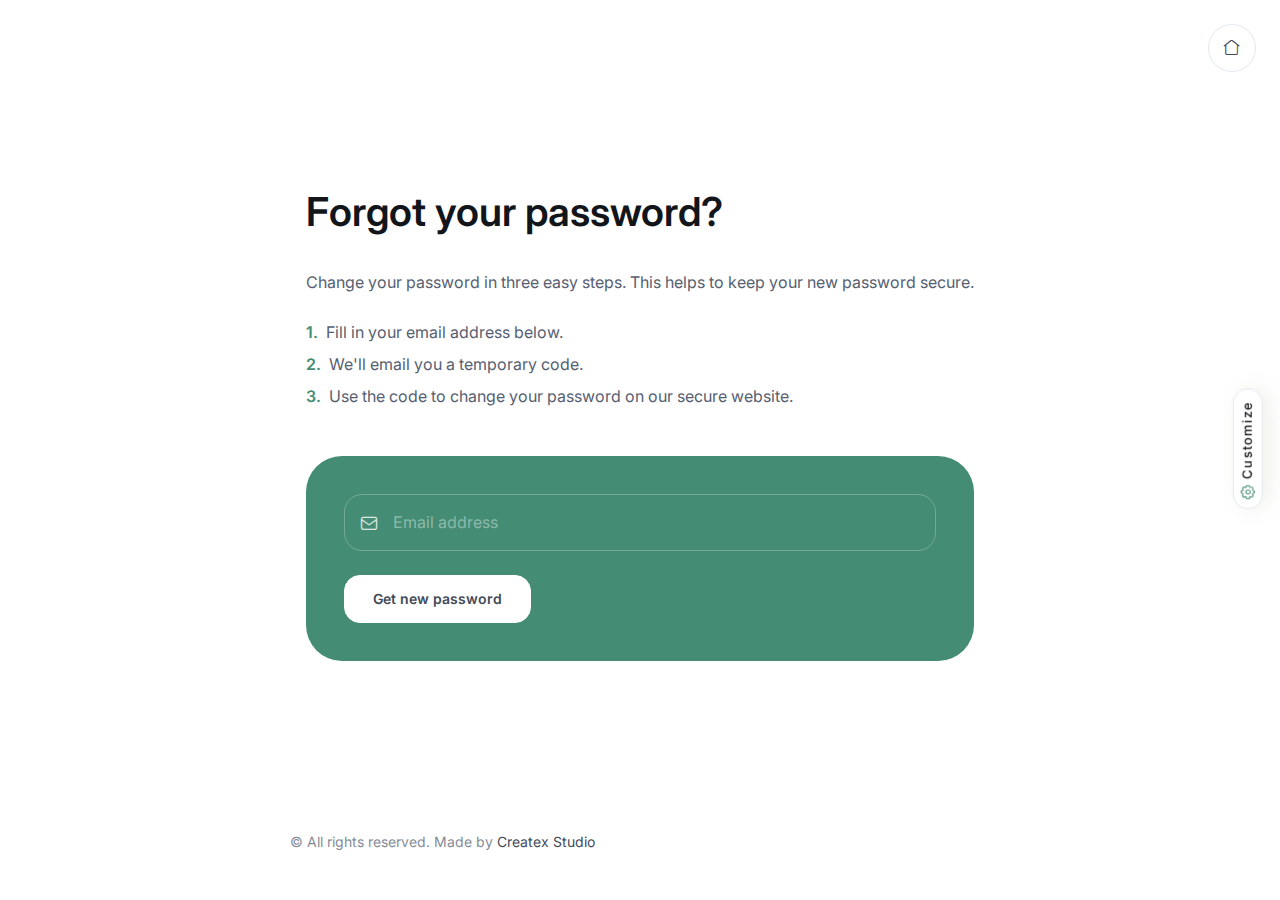
<file: account-password-recovery.html>
<!DOCTYPE html>
<html lang="en">
  <head>
    <meta charset="utf-8">
    <title>Around | Account - Password Recovery</title>
    <!-- SEO Meta Tags-->
    <meta name="description" content="Around - Multipurpose Bootstrap HTML Template">
    <meta name="keywords" content="bootstrap, business, corporate, coworking space, services, creative agency, dashboard, e-commerce, mobile app showcase, saas, multipurpose, product landing, shop, software, ui kit, web studio, landing, dark mode, html5, css3, javascript, gallery, slider, touch, creative">
    <meta name="author" content="Createx Studio">
    <!-- Viewport-->
    <meta name="viewport" content="width=device-width, initial-scale=1">
    <!-- Favicon and Touch Icons-->
    <link rel="apple-touch-icon" sizes="180x180" href="assets/favicon/apple-touch-icon.png">
    <link rel="icon" type="image/png" sizes="32x32" href="assets/favicon/favicon-32x32.png">
    <link rel="icon" type="image/png" sizes="16x16" href="assets/favicon/favicon-16x16.png">
    <link rel="manifest" href="assets/favicon/site.webmanifest">
    <link rel="mask-icon" color="#6366f1" href="assets/favicon/safari-pinned-tab.svg">
    <meta name="msapplication-TileColor" content="#080032">
    <meta name="msapplication-config" content="assets/favicon/browserconfig.xml">
    <meta name="theme-color" content="white">
    <!-- Theme mode-->
    <script>
      let mode = window.localStorage.getItem('mode'),
          root = document.getElementsByTagName('html')[0];
      if (mode !== undefined && mode === 'dark') {
        root.classList.add('dark-mode');
      } else {
        root.classList.remove('dark-mode');
      }
      
      
    </script>
    <!-- Page loading styles-->
    <style>.page-loading {
        position: fixed;
        top: 0;
        right: 0;
        bottom: 0;
        left: 0;
        width: 100%;
        height: 100%;
        -webkit-transition: all .4s .2s ease-in-out;
        transition: all .4s .2s ease-in-out;
        background-color: #fff;
        opacity: 0;
        visibility: hidden;
        z-index: 9999;
      }
      .dark-mode .page-loading {
        background-color: #121519;
      }
      .page-loading.active {
        opacity: 1;
        visibility: visible;
      }
      .page-loading-inner {
        position: absolute;
        top: 50%;
        left: 0;
        width: 100%;
        text-align: center;
        -webkit-transform: translateY(-50%);
        transform: translateY(-50%);
        -webkit-transition: opacity .2s ease-in-out;
        transition: opacity .2s ease-in-out;
        opacity: 0;
      }
      .page-loading.active > .page-loading-inner {
        opacity: 1;
      }
      .page-loading-inner > span {
        display: block;
        font-family: 'Inter', sans-serif;
        font-size: 1rem;
        font-weight: normal;
        color: #6f788b;
      }
      .dark-mode .page-loading-inner > span {
        color: #fff;
        opacity: .6;
      }
      .page-spinner {
        display: inline-block;
        width: 2.75rem;
        height: 2.75rem;
        margin-bottom: .75rem;
        vertical-align: text-bottom;
        background-color: #d7dde2; 
        border-radius: 50%;
        opacity: 0;
        -webkit-animation: spinner .75s linear infinite;
        animation: spinner .75s linear infinite;
      }
      .dark-mode .page-spinner {
        background-color: rgba(255,255,255,.25);
      }
      @-webkit-keyframes spinner {
        0% {
          -webkit-transform: scale(0);
          transform: scale(0);
        }
        50% {
          opacity: 1;
          -webkit-transform: none;
          transform: none;
        }
      }
      @keyframes spinner {
        0% {
          -webkit-transform: scale(0);
          transform: scale(0);
        }
        50% {
          opacity: 1;
          -webkit-transform: none;
          transform: none;
        }
      }
      
    </style>
    <!-- Page loading scripts-->
    <script>
      (function () {
        window.onload = function () {
          const preloader = document.querySelector('.page-loading');
          preloader.classList.remove('active');
          setTimeout(function () {
            preloader.remove();
          }, 1500);
        };
      })();
      
    </script>
    <!-- Import Google Font-->
    <link rel="preconnect" href="https://fonts.googleapis.com">
    <link rel="preconnect" href="https://fonts.gstatic.com" crossorigin>
    <link href="https://fonts.googleapis.com/css2?family=Inter:wght@400;500;600;700;800&amp;display=swap" rel="stylesheet" id="google-font">
    <!-- Vendor styles-->
    <!-- Main Theme Styles + Bootstrap-->
    <link rel="stylesheet" media="screen" href="assets/css/theme.min.css">
    <!-- Customizer generated styles-->
    <style id="customizer-styles"></style>
    <!-- Google Tag Manager-->
    <script>
      (function(w,d,s,l,i){w[l]=w[l]||[];w[l].push({'gtm.start':
      new Date().getTime(),event:'gtm.js'});var f=d.getElementsByTagName(s)[0],
      j=d.createElement(s),dl=l!='dataLayer'?'&l='+l:'';j.async=true;j.src=
      'https://www.googletagmanager.com/gtm.js?id='+i+dl;f.parentNode.insertBefore(j,f);
      })(window,document,'script','dataLayer','GTM-WKV3GT5');
    </script>
  </head>
  <!-- Body-->
  <body>
    <!-- Google Tag Manager (noscript)-->
    <noscript>
      <iframe src="https://www.googletagmanager.com/ns.html?id=GTM-WKV3GT5" height="0" width="0" style="display: none; visibility: hidden;"></iframe>
    </noscript>
    <!-- Page loading spinner-->
    <div class="page-loading active">
      <div class="page-loading-inner">
        <div class="page-spinner"></div><span>Loading...</span>
      </div>
    </div>
    <!-- Customizer modal-->
    <div class="modal fade" id="customizer-modal" tabindex="-1" role="dialog">
      <div class="modal-dialog modal-lg modal-dialog-scrollable" role="document">
        <div class="modal-content">
          <div class="modal-header">
            <h4 class="modal-title">Your custom styles</h4>
            <button class="btn-close" type="button" data-bs-dismiss="modal" aria-label="Close"></button>
          </div>
          <div class="modal-body py-4">
            <p class="mb-3">Grab the generated styles below. Wrap them inside <code>&lt;style&gt;</code> tag and put in the <code>&lt;head&gt;</code> section of your HTML document.</p>
            <p class="mb-4"><span class='fw-medium'>IMPORTANT:</span> In order for these styles to take effect you have to placed them below:<br><code>&lt;link rel=&quot;stylesheet&quot; media=&quot;screen&quot; href=&quot;assets/css/theme.min.css&quot;&gt;</code></p>
            <div class="bg-secondary overflow-hidden rounded-4">
              <pre class="text-wrap bg-transparent border-0 text-dark p-4" id="custom-generated-styles"></pre>
            </div>
          </div>
          <div class="modal-footer">
            <button class="btn btn-secondary w-100 w-sm-auto mb-3 mb-sm-0" type="button" data-bs-dismiss="modal">Close</button>
            <button class="btn btn-primary w-100 w-sm-auto ms-sm-3" type="button" id="copy-styles-btn"><i class="ai-copy me-2 ms-n1"></i>Copy styles</button>
          </div>
        </div>
      </div>
    </div>
    <!-- Customizer toggler--><a class="position-fixed top-50 bg-light text-dark fw-medium border rounded-pill shadow text-decoration-none" href="#customizer" data-bs-toggle="offcanvas" style="right: -1.75rem; margin-top: -1rem; padding: .25rem .75rem; transform: rotate(-90deg); font-size: calc(var(--ar-body-font-size) * .8125); letter-spacing: .075rem; z-index: 1030;"><i class="ai-settings text-primary fs-base me-1 ms-n1"></i>Customize</a>
    <!-- Customizer offcanvas-->
    <div class="offcanvas offcanvas-end" id="customizer" data-bs-scroll="true" data-bs-backdrop="false" tabindex="-1">
      <div class="offcanvas-header border-bottom">
        <h4 class="offcanvas-title">Customize theme</h4>
        <button class="btn-close" type="button" data-bs-dismiss="offcanvas"></button>
      </div>
      <div class="offcanvas-body">
        <div class="d-flex align-items-center mb-3"><i class="ai-paint-roll text-muted fs-4 me-2"></i>
          <h5 class="mb-0">Colors</h5>
        </div>
        <div class="row row-cols-3 g-3 mb-5" id="theme-colors">
          <div class="col">
            <div class="text-dark fs-sm fw-medium mb-2">Primary</div>
            <div class="color-swatch" id="theme-primary" data-color-labels="[&quot;theme-primary&quot;, &quot;primary&quot;, &quot;primary-rgb&quot;]">
              <label class="ratio ratio-4x3 border rounded-1 cursor-pointer mb-1" for="primary" style="background-color: #448c74;" role="button"></label>
              <input class="form-control form-control-sm" type="text" value="#448c74">
              <input class="visually-hidden" type="color" id="primary" value="#448c74">
            </div>
          </div>
          <div class="col">
            <div class="text-dark fs-sm fw-medium mb-2">Warning</div>
            <div class="color-swatch" id="theme-warning" data-color-labels="[&quot;theme-warning&quot;, &quot;warning&quot;, &quot;warning-rgb&quot;]">
              <label class="ratio ratio-4x3 border rounded-1 cursor-pointer mb-1" for="warning" style="background-color: #edcb50;" role="button"></label>
              <input class="form-control form-control-sm" type="text" value="#edcb50">
              <input class="visually-hidden" type="color" id="warning" value="#edcb50">
            </div>
          </div>
          <div class="col">
            <div class="text-dark fs-sm fw-medium mb-2">Info</div>
            <div class="color-swatch" id="theme-info" data-color-labels="[&quot;theme-info&quot;, &quot;info&quot;, &quot;info-rgb&quot;]">
              <label class="ratio ratio-4x3 border rounded-1 cursor-pointer mb-1" for="info" style="background-color: #3f7fca;" role="button"></label>
              <input class="form-control form-control-sm" type="text" value="#3f7fca">
              <input class="visually-hidden" type="color" id="info" value="#3f7fca">
            </div>
          </div>
          <div class="col">
            <div class="text-dark fs-sm fw-medium pt-1 mb-2">Success</div>
            <div class="color-swatch" id="theme-success" data-color-labels="[&quot;theme-success&quot;, &quot;success&quot;, &quot;success-rgb&quot;]">
              <label class="ratio ratio-4x3 border rounded-1 cursor-pointer mb-1" for="success" style="background-color: #3fca90;" role="button"></label>
              <input class="form-control form-control-sm" type="text" value="#3fca90">
              <input class="visually-hidden" type="color" id="success" value="#3fca90">
            </div>
          </div>
          <div class="col">
            <div class="text-dark fs-sm fw-medium pt-1 mb-2">Danger</div>
            <div class="color-swatch" id="theme-danger" data-color-labels="[&quot;theme-danger&quot;, &quot;danger&quot;, &quot;danger-rgb&quot;]">
              <label class="ratio ratio-4x3 border rounded-1 cursor-pointer mb-1" for="danger" style="background-color: #ed5050;" role="button"></label>
              <input class="form-control form-control-sm" type="text" value="#ed5050">
              <input class="visually-hidden" type="color" id="danger" value="#ed5050">
            </div>
          </div>
        </div>
        <div class="d-flex align-items-center mb-3"><i class="ai-align-left text-muted fs-4 me-2"></i>
          <h5 class="mb-0">Typography <span class="text-muted fs-sm fw-normal">(1rem = 16px)</span></h5>
        </div>
        <div class="mb-5">
          <div class="mb-3">
            <label class="text-dark fs-sm fw-medium pt-1 mb-2" for="font-url">Google font URL</label>
            <input class="form-control" type="url" value="https://fonts.googleapis.com/css2?family=Inter:wght@400;500;600;700&amp;display=swap" id="font-url">
          </div>
          <div class="mb-3">
            <label class="text-dark fs-sm fw-medium pt-1 mb-2" for="body-font-family">Font family</label>
            <input class="form-control" type="text" value="'Inter', sans-serif" id="body-font-family">
          </div>
          <div class="row row-cols-2">
            <div class="col mb-3">
              <label class="d-flex w-100 text-dark fs-sm fw-medium pt-1 mb-2" for="root-font-size">Root font size, rem</label>
              <select class="form-select" id="root-font-size">
                <option value=".75rem">.75</option>
                <option value=".875rem">.875</option>
                <option value="1rem" selected>1</option>
                <option value="1.05rem">1.05</option>
                <option value="1.1rem">1.1</option>
                <option value="1.15rem">1.15</option>
                <option value="1.25rem">1.25</option>
                <option value="1.375rem">1.375</option>
              </select>
            </div>
            <div class="col mb-3">
              <label class="d-flex w-100 text-dark fs-sm fw-medium pt-1 mb-2" for="body-font-size">Body font size, rem</label>
              <select class="form-select" id="body-font-size">
                <option value=".75rem">.75</option>
                <option value=".875rem">.875</option>
                <option value="1rem" selected>1</option>
                <option value="1.15rem">1.15</option>
                <option value="1.25rem">1.25</option>
                <option value="1.375rem">1.375</option>
              </select>
            </div>
          </div>
        </div>
        <div class="d-flex align-items-center mt-n2 mb-3"><i class="ai-maximize text-muted fs-5 me-2"></i>
          <h5 class="mb-0">Borders / Rounding</h5>
        </div>
        <div class="mb-3">
          <label class="d-flex w-100 text-dark fs-sm fw-medium pt-1 mb-2" for="border-width">Border width, px</label>
          <input class="form-control" type="number" min="0" step="1" value="1" id="border-width">
        </div>
        <div class="mb-3">
          <label class="d-flex w-100 text-dark fs-sm fw-medium pt-1 mb-2" for="border-radius">Rounded base, rem</label>
          <input class="form-control" type="number" min="0" step=".05" value="1" id="border-radius">
        </div>
        <div id="theme-border-radiuses">
          <div class="mb-3">
            <label class="d-flex w-100 text-dark fs-sm fw-medium pt-1 mb-2" for="border-radius-sm">
              Rounded SM<span class='text-muted fw-normal ms-1'> = Rounded base multiplied by</span></label>
            <input class="form-control" type="number" min="0" step=".05" value=".75" id="border-radius-sm">
          </div>
          <div class="mb-3">
            <label class="d-flex w-100 text-dark fs-sm fw-medium pt-1 mb-2" for="border-radius-lg">
              Rounded LG<span class='text-muted fw-normal ms-1'> = Rounded base multiplied by</span></label>
            <input class="form-control" type="number" min="0" step=".05" value="1.125" id="border-radius-lg">
          </div>
          <div class="mb-3">
            <label class="d-flex w-100 text-dark fs-sm fw-medium pt-1 mb-2" for="border-radius-xl">
              Rounded XL<span class='text-muted fw-normal ms-1'> = Rounded base multiplied by</span></label>
            <input class="form-control" type="number" min="0" step=".05" value="1.5" id="border-radius-xl">
          </div>
          <div class="mb-3">
            <label class="d-flex w-100 text-dark fs-sm fw-medium pt-1 mb-2" for="border-radius-2xl">
              Rounded 2XL<span class='text-muted fw-normal ms-1'> = Rounded base multiplied by</span></label>
            <input class="form-control" type="number" min="0" step=".05" value="2.25" id="border-radius-2xl">
          </div>
        </div>
      </div>
      <div class="offcanvas-header border-top d-none" id="customizer-btns">
        <button class="btn btn-secondary w-100 me-3" type="button" id="customizer-reset-btn"><i class="ai-undo fs-lg me-2 ms-n1"></i>Reset</button>
        <button class="btn btn-primary w-100" type="button" data-bs-toggle="modal" data-bs-target="#customizer-modal"><i class="ai-code-curly fs-lg me-2 ms-n1"></i>Show styles</button>
      </div>
    </div>
    <!-- Page wrapper-->
    <main class="page-wrapper">
      <!-- Page content-->
      <div class="d-flex flex-column align-items-center position-relative h-100 px-3 pt-5">
        <!-- Home button--><a class="text-nav btn btn-icon bg-light border rounded-circle position-absolute top-0 end-0 zindex-2 p-0 mt-3 me-3 mt-sm-4 me-sm-4" href="index.html" data-bs-toggle="tooltip" data-bs-placement="left" title="Back to home"><i class="ai-home"></i></a>
        <!-- Content-->
        <div class="mt-auto" style="max-width: 700px;">
          <h1 class="pt-3 pb-2 pb-lg-3">Forgot your password?</h1>
          <p class="pb-2">Change your password in three easy steps. This helps to keep your new password secure.</p>
          <ul class="list-unstyled pb-2 pb-lg-0 mb-4 mb-lg-5">
            <li class="d-flex mb-2"><span class="text-primary fw-semibold me-2">1.</span>Fill in your email address below.</li>
            <li class="d-flex mb-2"><span class="text-primary fw-semibold me-2">2.</span>We'll email you a temporary code.</li>
            <li class="d-flex mb-2"><span class="text-primary fw-semibold me-2">3.</span>Use the code to change your password on our secure website.</li>
          </ul>
          <div class="card dark-mode border-0 bg-primary">
            <form class="card-body">
              <div class="mb-4">
                <div class="position-relative"><i class="ai-mail fs-lg position-absolute top-50 start-0 translate-middle-y text-light opacity-80 ms-3"></i>
                  <input class="form-control form-control-lg ps-5" type="email" placeholder="Email address" required>
                </div>
              </div>
              <button class="btn btn-light" type="submit">Get new password</button>
            </form>
          </div>
        </div>
        <!-- Copyright-->
        <p class="w-100 fs-sm pt-5 mt-auto mb-5" style="max-width: 700px;"><span class="text-muted">&copy; All rights reserved. Made by</span><a class="nav-link d-inline-block p-0 ms-1" href="https://createx.studio/" target="_blank" rel="noopener">Createx Studio</a></p>
      </div>
    </main>
    <!-- Back to top button--><a class="btn-scroll-top" href="#top" data-scroll>
      <svg viewBox="0 0 40 40" fill="currentColor" xmlns="http://www.w3.org/2000/svg">
        <circle cx="20" cy="20" r="19" fill="none" stroke="currentColor" stroke-width="1.5" stroke-miterlimit="10"></circle>
      </svg><i class="ai-arrow-up"></i></a>
    <!-- Vendor scripts: js libraries and plugins-->
    <script src="assets/vendor/bootstrap/dist/js/bootstrap.bundle.min.js"></script>
    <script src="assets/vendor/smooth-scroll/dist/smooth-scroll.polyfills.min.js"></script>
    <!-- Main theme script-->
    <script src="assets/js/theme.min.js"></script>
    <!-- Customizer-->
    <script>!function(){function e(e){return localStorage.getItem(e)}function r(e,r){localStorage.setItem(e,r)}var t=document.getElementById("customizer-styles"),n=document.getElementById("custom-generated-styles"),o=`\n    :root {\n      ${e("theme-primary")&&`--ar-primary: ${e("theme-primary")};`}\n      ${e("theme-primary-rgb")&&`--ar-primary-rgb: ${e("theme-primary-rgb")};`}\n      ${e("theme-warning")&&`--ar-warning-rgb: ${e("theme-warning")};`}\n      ${e("theme-warning-rgb")&&`--ar-warning-rgb: ${e("theme-warning-rgb")};`}\n      ${e("theme-info")&&`--ar-info-rgb: ${e("theme-info")};`}\n      ${e("theme-info-rgb")&&`--ar-info-rgb: ${e("theme-info-rgb")};`}\n      ${e("theme-success")&&`--ar-success-rgb: ${e("success-info")};`}\n      ${e("theme-success-rgb")&&`--ar-success-rgb: ${e("success-info-rgb")};`}\n      ${e("theme-danger")&&`--ar-danger-rgb: ${e("danger-info")};`}\n      ${e("theme-danger-rgb")&&`--ar-danger-rgb: ${e("danger-info-rgb")};`}\n      ${e("theme-font-family")&&`--ar-body-font-family: ${e("theme-font-family")};`}\n      ${e("theme-root-font-size")&&`--ar-root-font-size: ${e("theme-root-font-size")};`}\n      ${e("theme-body-font-size")&&`--ar-body-font-size: ${e("theme-body-font-size")};`}\n      ${e("theme-border-width")&&`--ar-border-width: ${e("theme-border-width")};`}\n      ${e("theme-border-radius")&&`--ar-border-radius: ${e("theme-border-radius")};`}\n      ${e("theme-border-radius-sm")&&`--ar-border-radius-sm: ${e("theme-border-radius-sm")};`}\n      ${e("theme-border-radius-lg")&&`--ar-border-radius-lg: ${e("theme-border-radius-lg")};`}\n      ${e("theme-border-radius-xl")&&`--ar-border-radius-xl: ${e("theme-border-radius-xl")};`}\n      ${e("theme-border-radius-2xl")&&`--ar-border-radius-2xl: ${e("theme-border-radius-2xl")};`}\n      ${e("theme-primary")&&`--ar-link-color: ${e("theme-primary")};`}\n      ${e("theme-primary-btn-hover-active-border-bg-color")&&`--ar-link-hover-color: ${e("theme-primary-btn-hover-active-border-bg-color")};`}\n    }\n    .btn-primary {\n      ${e("theme-primary")&&`--ar-btn-bg: ${e("theme-primary")};`}\n      ${e("theme-primary")&&`--ar-btn-border-color: ${e("theme-primary")};`}\n      ${e("theme-primary-btn-hover-active-border-bg-color")&&`--ar-btn-hover-bg: ${e("theme-primary-btn-hover-active-border-bg-color")};`}\n      ${e("theme-primary-btn-hover-active-border-bg-color")&&`--ar-btn-hover-border-color: ${e("theme-primary-btn-hover-active-border-bg-color")};`}\n      ${e("theme-primary-btn-hover-active-border-bg-color")&&`--ar-btn-active-bg: ${e("theme-primary-btn-hover-active-border-bg-color")};`}\n      ${e("theme-primary-btn-hover-active-border-bg-color")&&`--ar-btn-active-border-color: ${e("theme-primary-btn-hover-active-border-bg-color")};`}\n      ${e("theme-primary")&&`--ar-btn-disabled-bg: ${e("theme-primary")};`}\n      ${e("theme-primary")&&`--ar-btn-disabled-border-color: ${e("theme-primary")};`}\n    }\n    .btn-warning {\n      ${e("theme-warning")&&`--ar-btn-bg: ${e("theme-warning")};`}\n      ${e("theme-warning")&&`--ar-btn-border-color: ${e("theme-warning")};`}\n      ${e("theme-warning-btn-hover-active-border-bg-color")&&`--ar-btn-hover-bg: ${e("theme-warning-btn-hover-active-border-bg-color")};`}\n      ${e("theme-warning-btn-hover-active-border-bg-color")&&`--ar-btn-hover-border-color: ${e("theme-warning-btn-hover-active-border-bg-color")};`}\n      ${e("theme-warning-btn-hover-active-border-bg-color")&&`--ar-btn-active-bg: ${e("theme-warning-btn-hover-active-border-bg-color")};`}\n      ${e("theme-warning-btn-hover-active-border-bg-color")&&`--ar-btn-active-border-color: ${e("theme-warning-btn-hover-active-border-bg-color")};`}\n      ${e("theme-warning")&&`--ar-btn-disabled-bg: ${e("theme-warning")};`}\n      ${e("theme-warning")&&`--ar-btn-disabled-border-color: ${e("theme-warning")};`}\n    }\n    .btn-info {\n      ${e("theme-info")&&`--ar-btn-bg: ${e("theme-info")};`}\n      ${e("theme-info")&&`--ar-btn-border-color: ${e("theme-info")};`}\n      ${e("theme-info-btn-hover-active-border-bg-color")&&`--ar-btn-hover-bg: ${e("theme-info-btn-hover-active-border-bg-color")};`}\n      ${e("theme-info-btn-hover-active-border-bg-color")&&`--ar-btn-hover-border-color: ${e("theme-info-btn-hover-active-border-bg-color")};`}\n      ${e("theme-info-btn-hover-active-border-bg-color")&&`--ar-btn-active-bg: ${e("theme-info-btn-hover-active-border-bg-color")};`}\n      ${e("theme-info-btn-hover-active-border-bg-color")&&`--ar-btn-active-border-color: ${e("theme-info-btn-hover-active-border-bg-color")};`}\n      ${e("theme-info")&&`--ar-btn-disabled-bg: ${e("theme-info")};`}\n      ${e("theme-info")&&`--ar-btn-disabled-border-color: ${e("theme-info")};`}\n    }\n    .btn-success {\n      ${e("theme-success")&&`--ar-btn-bg: ${e("theme-success")};`}\n      ${e("theme-success")&&`--ar-btn-border-color: ${e("theme-success")};`}\n      ${e("theme-success-btn-hover-active-border-bg-color")&&`--ar-btn-hover-bg: ${e("theme-success-btn-hover-active-border-bg-color")};`}\n      ${e("theme-success-btn-hover-active-border-bg-color")&&`--ar-btn-hover-border-color: ${e("theme-success-btn-hover-active-border-bg-color")};`}\n      ${e("theme-success-btn-hover-active-border-bg-color")&&`--ar-btn-active-bg: ${e("theme-success-btn-hover-active-border-bg-color")};`}\n      ${e("theme-success-btn-hover-active-border-bg-color")&&`--ar-btn-active-border-color: ${e("theme-success-btn-hover-active-border-bg-color")};`}\n      ${e("theme-success")&&`--ar-btn-disabled-bg: ${e("theme-success")};`}\n      ${e("theme-success")&&`--ar-btn-disabled-border-color: ${e("theme-success")};`}\n    }\n    .btn-danger {\n      ${e("theme-danger")&&`--ar-btn-bg: ${e("theme-danger")};`}\n      ${e("theme-danger")&&`--ar-btn-border-color: ${e("theme-danger")};`}\n      ${e("theme-danger-btn-hover-active-border-bg-color")&&`--ar-btn-hover-bg: ${e("theme-danger-btn-hover-active-border-bg-color")};`}\n      ${e("theme-danger-btn-hover-active-border-bg-color")&&`--ar-btn-hover-border-color: ${e("theme-danger-btn-hover-active-border-bg-color")};`}\n      ${e("theme-danger-btn-hover-active-border-bg-color")&&`--ar-btn-active-bg: ${e("theme-danger-btn-hover-active-border-bg-color")};`}\n      ${e("theme-danger-btn-hover-active-border-bg-color")&&`--ar-btn-active-border-color: ${e("theme-danger-btn-hover-active-border-bg-color")};`}\n      ${e("theme-danger")&&`--ar-btn-disabled-bg: ${e("theme-danger")};`}\n      ${e("theme-danger")&&`--ar-btn-disabled-border-color: ${e("theme-danger")};`}\n    }\n    .btn-outline-primary {\n      ${e("theme-primary")&&`--ar-btn-color: ${e("theme-primary")};`}\n      ${e("theme-primary")&&`--ar-btn-border-color: ${e("theme-primary")};`}\n      ${e("theme-primary")&&`--ar-btn-hover-bg: ${e("theme-primary")};`}\n      ${e("theme-primary")&&`--ar-btn-hover-border-color: ${e("theme-primary")};`}\n      ${e("theme-primary")&&`--ar-btn-active-bg: ${e("theme-primary")};`}\n      ${e("theme-primary")&&`--ar-btn-active-border-color: ${e("theme-primary")};`}\n      ${e("theme-primary")&&`--ar-btn-disabled-color: ${e("theme-primary")};`}\n      ${e("theme-primary")&&`--ar-btn-disabled-border-color: ${e("theme-primary")};`}\n    }\n    .btn-outline-warning {\n      ${e("theme-warning")&&`--ar-btn-color: ${e("theme-warning")};`}\n      ${e("theme-warning")&&`--ar-btn-border-color: ${e("theme-warning")};`}\n      ${e("theme-warning")&&`--ar-btn-hover-bg: ${e("theme-warning")};`}\n      ${e("theme-warning")&&`--ar-btn-hover-border-color: ${e("theme-warning")};`}\n      ${e("theme-warning")&&`--ar-btn-active-bg: ${e("theme-warning")};`}\n      ${e("theme-warning")&&`--ar-btn-active-border-color: ${e("theme-warning")};`}\n      ${e("theme-warning")&&`--ar-btn-disabled-color: ${e("theme-warning")};`}\n      ${e("theme-warning")&&`--ar-btn-disabled-border-color: ${e("theme-warning")};`}\n    }\n    .btn-outline-info {\n      ${e("theme-info")&&`--ar-btn-color: ${e("theme-info")};`}\n      ${e("theme-info")&&`--ar-btn-border-color: ${e("theme-info")};`}\n      ${e("theme-info")&&`--ar-btn-hover-bg: ${e("theme-info")};`}\n      ${e("theme-info")&&`--ar-btn-hover-border-color: ${e("theme-info")};`}\n      ${e("theme-info")&&`--ar-btn-active-bg: ${e("theme-info")};`}\n      ${e("theme-info")&&`--ar-btn-active-border-color: ${e("theme-info")};`}\n      ${e("theme-info")&&`--ar-btn-disabled-color: ${e("theme-info")};`}\n      ${e("theme-info")&&`--ar-btn-disabled-border-color: ${e("theme-info")};`}\n    }\n    .btn-outline-success {\n      ${e("theme-success")&&`--ar-btn-color: ${e("theme-success")};`}\n      ${e("theme-success")&&`--ar-btn-border-color: ${e("theme-success")};`}\n      ${e("theme-success")&&`--ar-btn-hover-bg: ${e("theme-success")};`}\n      ${e("theme-success")&&`--ar-btn-hover-border-color: ${e("theme-success")};`}\n      ${e("theme-success")&&`--ar-btn-active-bg: ${e("theme-success")};`}\n      ${e("theme-success")&&`--ar-btn-active-border-color: ${e("theme-success")};`}\n      ${e("theme-success")&&`--ar-btn-disabled-color: ${e("theme-success")};`}\n      ${e("theme-success")&&`--ar-btn-disabled-border-color: ${e("theme-success")};`}\n    }\n    .btn-outline-danger {\n      ${e("theme-danger")&&`--ar-btn-color: ${e("theme-danger")};`}\n      ${e("theme-danger")&&`--ar-btn-border-color: ${e("theme-danger")};`}\n      ${e("theme-danger")&&`--ar-btn-hover-bg: ${e("theme-danger")};`}\n      ${e("theme-danger")&&`--ar-btn-hover-border-color: ${e("theme-danger")};`}\n      ${e("theme-danger")&&`--ar-btn-active-bg: ${e("theme-danger")};`}\n      ${e("theme-danger")&&`--ar-btn-active-border-color: ${e("theme-danger")};`}\n      ${e("theme-danger")&&`--ar-btn-disabled-color: ${e("theme-danger")};`}\n      ${e("theme-danger")&&`--ar-btn-disabled-border-color: ${e("theme-danger")};`}\n    }\n  `,a=o;a=o.replace(/null|\s*(?![A-Z])/g,"");t.append(a),a.split("}").map(function(e){-1!==e.indexOf("{--")&&n.append(e+"}")});var i={root:t.sheet.cssRules[0],primaryBtn:t.sheet.cssRules[1],warningBtn:t.sheet.cssRules[2],infoBtn:t.sheet.cssRules[3],successBtn:t.sheet.cssRules[4],dangerBtn:t.sheet.cssRules[5],primaryOutlineBtn:t.sheet.cssRules[6],warningOutlineBtn:t.sheet.cssRules[7],infoOutlineBtn:t.sheet.cssRules[8],successOutlineBtn:t.sheet.cssRules[9],dangerOutlineBtn:t.sheet.cssRules[10]};function b(){n.innerHTML=i.root.cssText.replace(/null|\s*(?![A-Z])/g,""),n.innerHTML+=-1===i.primaryBtn.cssText.indexOf("{ }")?i.primaryBtn.cssText.replace(/ /g,""):"",n.innerHTML+=-1===i.warningBtn.cssText.indexOf("{ }")?i.warningBtn.cssText.replace(/ /g,""):"",n.innerHTML+=-1===i.infoBtn.cssText.indexOf("{ }")?i.infoBtn.cssText.replace(/ /g,""):"",n.innerHTML+=-1===i.successBtn.cssText.indexOf("{ }")?i.successBtn.cssText.replace(/ /g,""):"",n.innerHTML+=-1===i.dangerBtn.cssText.indexOf("{ }")?i.dangerBtn.cssText.replace(/ /g,""):"",n.innerHTML+=-1===i.primaryOutlineBtn.cssText.indexOf("{ }")?i.primaryOutlineBtn.cssText.replace(/ /g,""):"",n.innerHTML+=-1===i.warningOutlineBtn.cssText.indexOf("{ }")?i.warningOutlineBtn.cssText.replace(/ /g,""):"",n.innerHTML+=-1===i.infoOutlineBtn.cssText.indexOf("{ }")?i.infoOutlineBtn.cssText.replace(/ /g,""):"",n.innerHTML+=-1===i.successOutlineBtn.cssText.indexOf("{ }")?i.successOutlineBtn.cssText.replace(/ /g,""):"",n.innerHTML+=-1===i.dangerOutlineBtn.cssText.indexOf("{ }")?i.dangerOutlineBtn.cssText.replace(/ /g,""):""}function s(e){var r=0,t=0,n=0;return 4==e.length?(r="0x"+e[1]+e[1],t="0x"+e[2]+e[2],n="0x"+e[3]+e[3]):7==e.length&&(r="0x"+e[1]+e[2],t="0x"+e[3]+e[4],n="0x"+e[5]+e[6]),+r+","+ +t+","+ +n}function c(e,r){var t=parseInt(e.replace("#",""),16),n=Math.round(2.55*r),o=(t>>16)+n,a=(t>>8&255)+n,i=(255&t)+n;return"#"+(16777216+65536*(o<255?o<1?0:o:255)+256*(a<255?a<1?0:a:255)+(i<255?i<1?0:i:255)).toString(16).slice(1)}for(var l=document.querySelectorAll("#theme-colors .color-swatch"),d=0;d<l.length;d++){var m=l[d].querySelector("label"),h=l[d].querySelector('input[type="color"]');colorInput=l[d].querySelector('input[type="text"]'),colorInput.value=e(l[d].id)||colorInput.value,h.value=e(l[d].id)||h.value,m.style.backgroundColor=e(l[d].id)||h.value,h.addEventListener("input",function(e){var n=e.target.parentElement.querySelector("label"),o=e.target.parentElement.querySelector('input[type="text"]'),a=e.target.value;t.sheet.cssRules[d+1];r("theme-"+e.target.id,a),r("theme-"+e.target.id+"-rgb",s(a)),r("theme-"+e.target.id+"-btn-hover-active-border-bg-color",c(a,-10)),n.style.backgroundColor=a,o.value=a,i.root.style.setProperty("--ar-"+e.target.id,a),i.root.style.setProperty("--ar-"+e.target.id+"-rgb",s(a)),i[e.target.id+"Btn"].style.setProperty("--ar-btn-bg",a),i[e.target.id+"Btn"].style.setProperty("--ar-btn-border-color",a),i[e.target.id+"Btn"].style.setProperty("--ar-btn-hover-bg",c(a,-10)),i[e.target.id+"Btn"].style.setProperty("--ar-btn-hover-border-color",c(a,-10)),i[e.target.id+"Btn"].style.setProperty("--ar-btn-active-bg",c(a,-10)),i[e.target.id+"Btn"].style.setProperty("--ar-btn-active-border-color",c(a,-10)),i[e.target.id+"Btn"].style.setProperty("--ar-btn-disabled-bg",a),i[e.target.id+"Btn"].style.setProperty("--ar-btn-disabled-border-color",a),i[e.target.id+"OutlineBtn"].style.setProperty("--ar-btn-color",a),i[e.target.id+"OutlineBtn"].style.setProperty("--ar-btn-border-color",a),i[e.target.id+"OutlineBtn"].style.setProperty("--ar-btn-hover-bg",a),i[e.target.id+"OutlineBtn"].style.setProperty("--ar-btn-hover-border-color",a),i[e.target.id+"OutlineBtn"].style.setProperty("--ar-btn-active-bg",a),i[e.target.id+"OutlineBtn"].style.setProperty("--ar-btn-active-border-color",a),i[e.target.id+"OutlineBtn"].style.setProperty("--ar-btn-disabled-color",a),i[e.target.id+"OutlineBtn"].style.setProperty("--ar-btn-disabled-border-color",a),"primary"===e.target.id&&(r("theme-link-hover-color",c(a,-10)),i.root.style.setProperty("--ar-link-color",a),i.root.style.setProperty("--ar-link-hover-color",c(a,-10))),b()}),colorInput.addEventListener("change",function(e){var t=e.target.parentElement.querySelector("label"),n=e.target.parentElement.querySelector('input[type="color"]'),o=e.target.value;0!=o.length&&o.startsWith("#")&&(r("theme-"+n.id,o),r("theme-"+n.id+"-rgb",s(o)),r("theme-"+n.id+"-btn-hover-active-border-bg-color",c(o,-10)),t.style.backgroundColor=o,n.value=o,i.root.style.setProperty("--ar-"+n.id,o),i.root.style.setProperty("--ar-"+n.id+"-rgb",s(o)),i[n.id+"Btn"].style.setProperty("--ar-btn-bg",o),i[n.id+"Btn"].style.setProperty("--ar-btn-border-color",o),i[n.id+"Btn"].style.setProperty("--ar-btn-hover-bg",c(o,-10)),i[n.id+"Btn"].style.setProperty("--ar-btn-hover-border-color",c(o,-10)),i[n.id+"Btn"].style.setProperty("--ar-btn-active-bg",c(o,-10)),i[n.id+"Btn"].style.setProperty("--ar-btn-active-border-color",c(o,-10)),i[n.id+"Btn"].style.setProperty("--ar-btn-disabled-bg",o),i[n.id+"Btn"].style.setProperty("--ar-btn-disabled-border-color",o),i[n.id+"OutlineBtn"].style.setProperty("--ar-btn-color",o),i[n.id+"OutlineBtn"].style.setProperty("--ar-btn-border-color",o),i[n.id+"OutlineBtn"].style.setProperty("--ar-btn-hover-bg",o),i[n.id+"OutlineBtn"].style.setProperty("--ar-btn-hover-border-color",o),i[n.id+"OutlineBtn"].style.setProperty("--ar-btn-active-bg",o),i[n.id+"OutlineBtn"].style.setProperty("--ar-btn-active-border-color",o),i[n.id+"OutlineBtn"].style.setProperty("--ar-btn-disabled-color",o),i[n.id+"OutlineBtn"].style.setProperty("--ar-btn-disabled-border-color",o),"primary"===n.id&&(r("theme-link-hover-color",c(o,-10)),i.root.style.setProperty("--ar-link-color",o),i.root.style.setProperty("--ar-link-hover-color",c(o,-10))),b())})}var g=document.getElementById("font-url"),u=document.getElementById("google-font");u.href=e("theme-font-url")||g.value,g.value=e("theme-font-url")||g.value,g.addEventListener("blur",function(e){var t=e.target.value;r("theme-font-url",t),u.href=t});var v=document.getElementById("body-font-family");v.value=e("theme-font-family")||v.value,v.addEventListener("blur",function(e){var t=e.target.value;r("theme-font-family",t),i.root.style.setProperty("--ar-body-font-family",t),b()});var $=document.getElementById("root-font-size");$.value=e("theme-root-font-size")||$.value,$.addEventListener("change",function(e){var t=e.target.value;r("theme-root-font-size",t),i.root.style.setProperty("--ar-root-font-size",t),b()});var y=document.getElementById("body-font-size");y.value=e("theme-body-font-size")||y.value,y.addEventListener("change",function(e){var t=e.target.value;r("theme-body-font-size",t),i.root.style.setProperty("--ar-body-font-size",t),b()});var p=document.getElementById("border-width");p.value=parseInt(e("theme-border-width"))||p.value,p.addEventListener("input",function(e){var t=e.target.value;r("theme-border-width",t+"px"),i.root.style.setProperty("--ar-border-width",t+"px"),b()});var f=document.getElementById("border-radius");f.value=parseFloat(e("theme-border-radius"))||f.value,f.addEventListener("input",function(e){var t=e.target.value;r("theme-border-radius",t+"rem"),i.root.style.setProperty("--ar-border-radius",t+"rem"),b()});var B=document.querySelectorAll('#theme-border-radiuses input[type="number"');for(d=0;d<B.length;d++)B[d].value=e("theme-"+B[d].id+"multiplier")||B[d].value,B[d].addEventListener("input",function(e){var t=e.target.value;r("theme-"+e.target.id,"calc(var(--ar-border-radius) * "+t+")"),r("theme-"+e.target.id+"multiplier",t),i.root.style.setProperty("--ar-"+e.target.id,"calc(var(--ar-border-radius) * "+t+")"),b()});var w=document.getElementById("customizer"),x=document.getElementById("customizer-btns");e("theme-customizer-btns")&&x.classList.remove("d-none"),w.addEventListener("change",function(e){r("theme-customizer-btns",!0),x.classList.remove("d-none")}),document.getElementById("customizer-reset-btn").addEventListener("click",function(){for(var e=[],r=0;r<localStorage.length;r++)"theme"==localStorage.key(r).substring(0,5)&&e.push(localStorage.key(r));for(r=0;r<e.length;r++)localStorage.removeItem(e[r]);window.location.reload()});var P=document.getElementById("copy-styles-btn");P.addEventListener("click",function(){var e=document.createRange();e.selectNode(n),window.getSelection().removeAllRanges(),window.getSelection().addRange(e),navigator.clipboard.writeText(n.innerHTML),this.innerHTML='<i class="ai-check me-2 ms-n1"></i>Copied!',setTimeout(function(){P.innerHTML='<i class="ai-copy me-2 ms-n1"></i>Copy styles'},2e3)})}();</script>
  </body>
</html>
</file>
